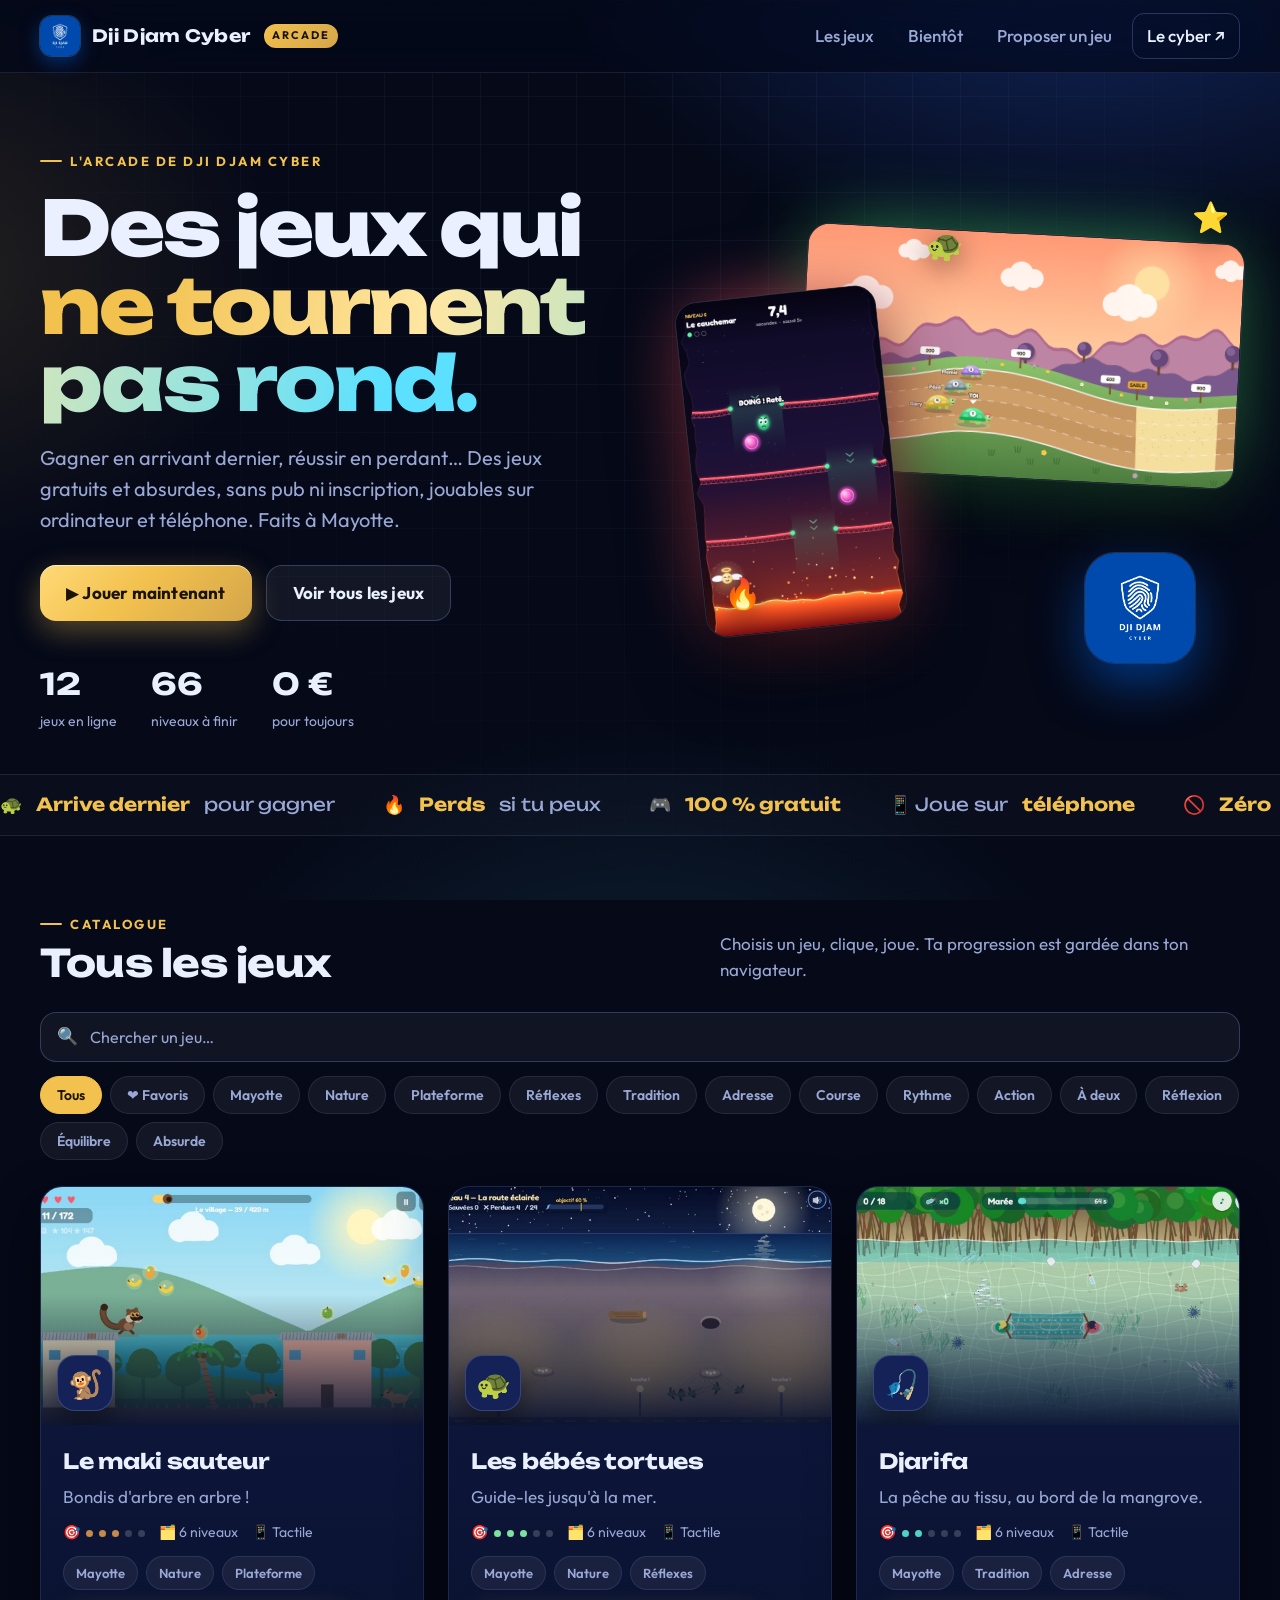
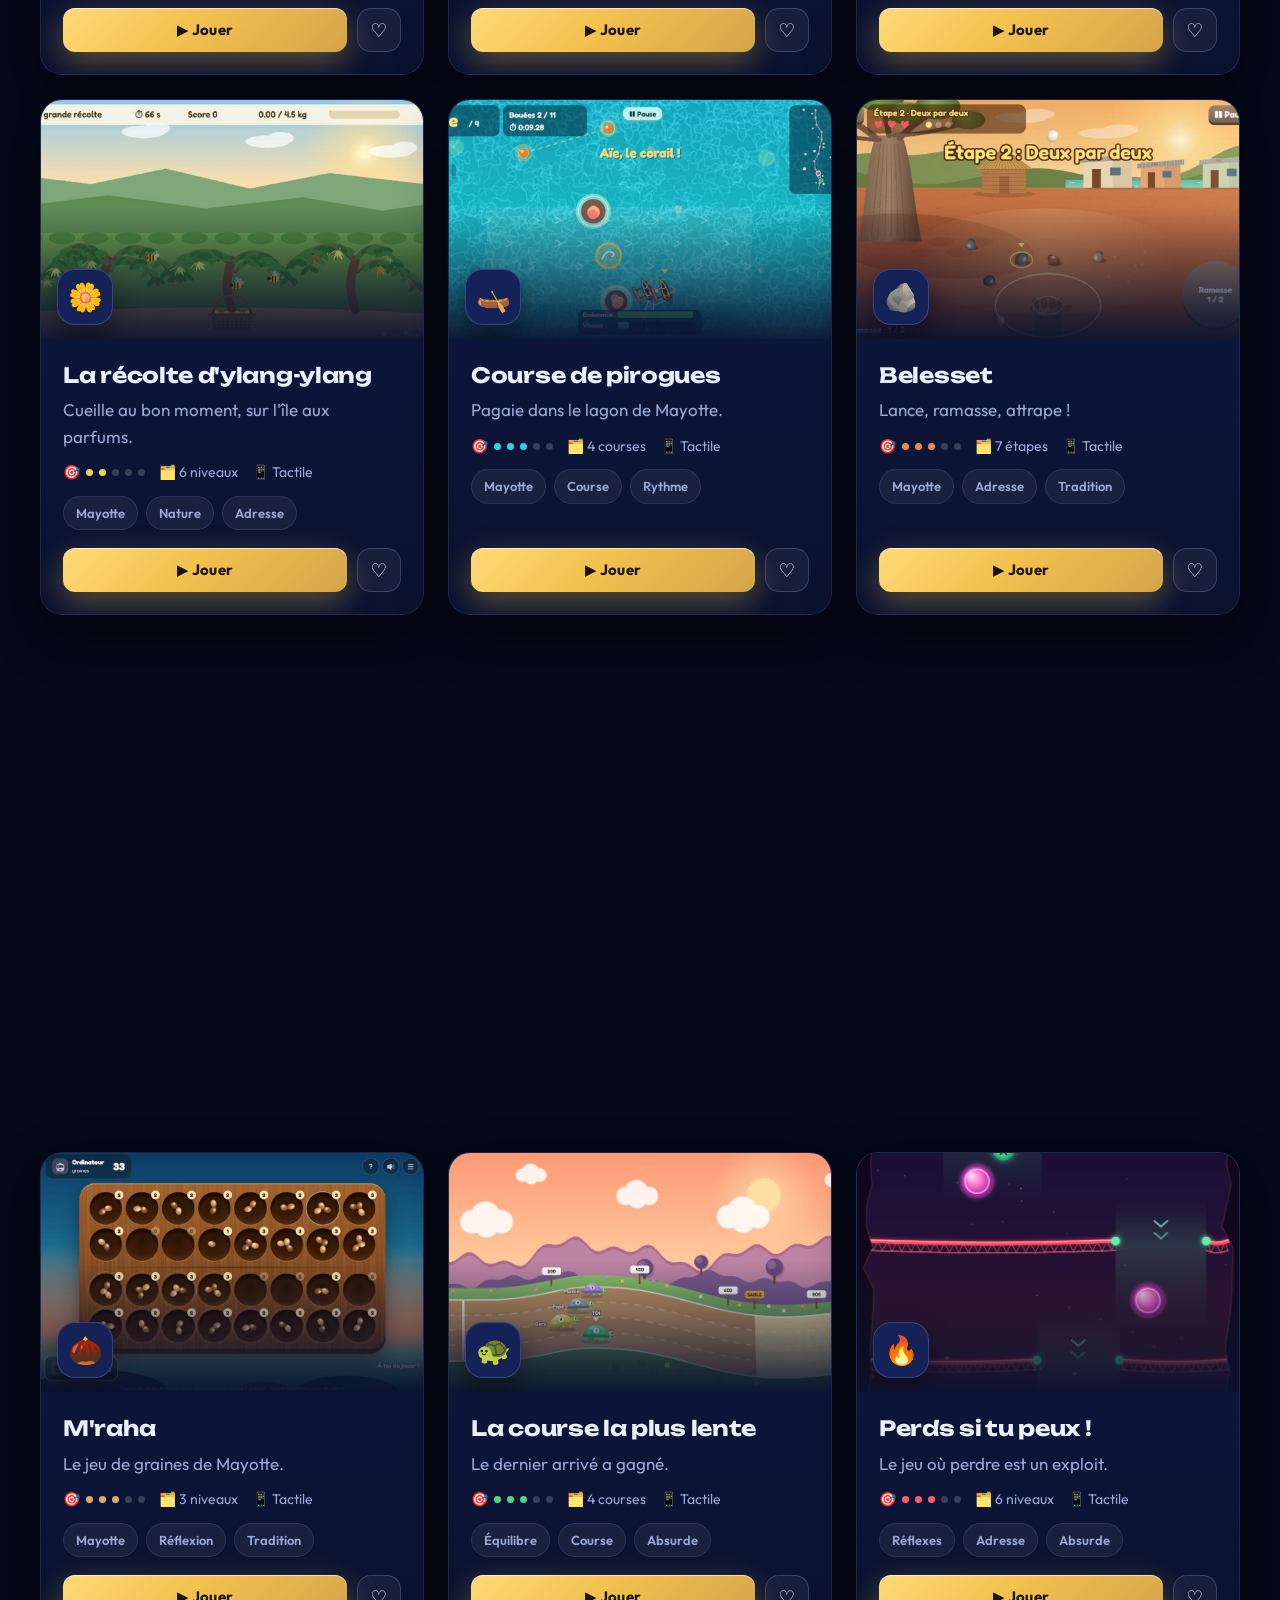
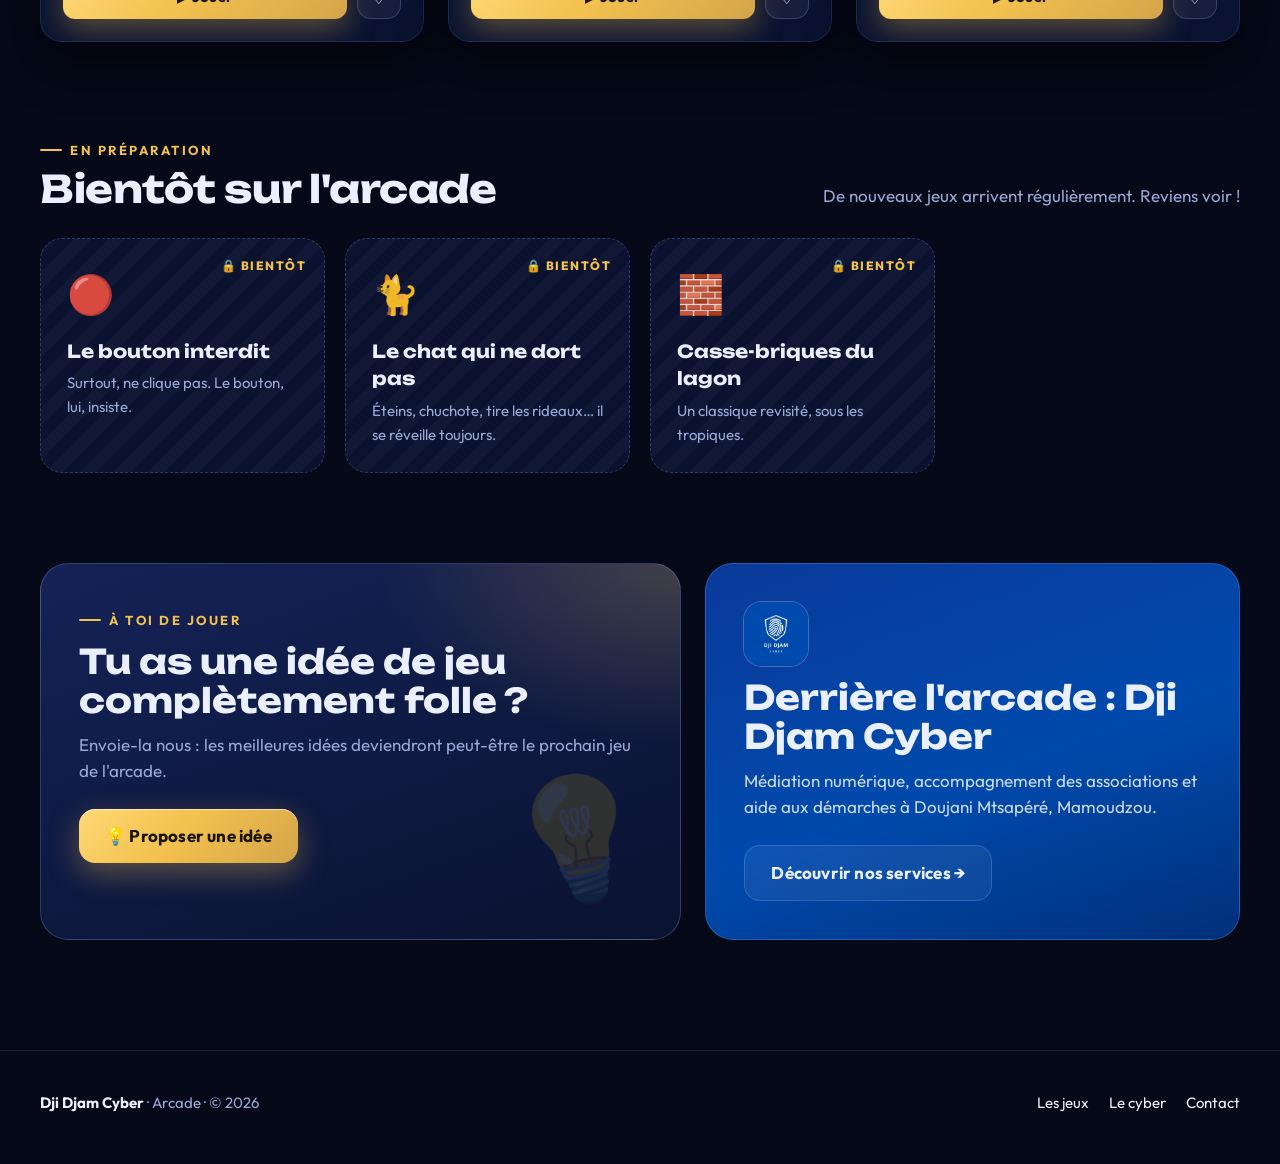
<file: jeux/index.html>
<!DOCTYPE html>
<html lang="fr">
<head>
  <meta charset="UTF-8">
  <meta name="viewport" content="width=device-width, initial-scale=1.0">
  <title>Arcade Dji Djam Cyber — Jeux gratuits en ligne</title>
  <meta name="description" content="L'arcade de Dji Djam Cyber : des jeux gratuits et absurdes, sans pub ni inscription, jouables sur ordinateur et téléphone. Créés à Mayotte.">
  <meta property="og:title" content="Arcade Dji Djam Cyber — Jeux gratuits">
  <meta property="og:description" content="Des jeux gratuits et absurdes, sans pub ni inscription. Créés à Mayotte.">
  <meta property="og:type" content="website">
  <meta property="og:image" content="https://djidjamcyber.vercel.app/jeux/images/course-de-tortues.png">
  <meta name="theme-color" content="#050918">
  <link rel="icon" type="image/png" href="../logo.png">
  <link rel="preconnect" href="https://fonts.googleapis.com">
  <link rel="preconnect" href="https://fonts.gstatic.com" crossorigin>
  <link href="https://fonts.googleapis.com/css2?family=Outfit:wght@400;500;600;700;800&family=Unbounded:wght@500;700;800&display=swap" rel="stylesheet">
  <link rel="stylesheet" href="assets/arcade.css">
  <style>
    /* ---------- Bandeau d'accueil ---------- */
    .hero { padding: 70px 0 40px; }
    .hero .wrap { display: grid; grid-template-columns: 1.05fr 1fr; gap: 50px; align-items: center; }
    @media (max-width: 920px) { .hero .wrap { grid-template-columns: 1fr; } .hero-art { order: -1; } }
    .hero h1 {
      font-family: var(--font-title); font-weight: 800;
      font-size: clamp(40px, 6.2vw, 76px); line-height: 1.02; letter-spacing: -2px; margin: 18px 0 20px;
    }
    .hero h1 .grad {
      background: linear-gradient(100deg, var(--gold) 10%, #ffe7a3 40%, var(--cyan) 90%);
      -webkit-background-clip: text; background-clip: text; color: transparent;
    }
    .hero p.lead { font-size: 20px; color: var(--muted); max-width: 540px; margin: 0 0 30px; }
    .hero .ctas { display: flex; flex-wrap: wrap; gap: 14px; }
    .stats { display: flex; gap: 34px; margin-top: 40px; flex-wrap: wrap; }
    .stats div b { display: block; font-family: var(--font-title); font-size: 30px; color: var(--text); }
    .stats div span { color: var(--muted); font-size: 14px; }

    /* écrans flottants */
    .hero-art { position: relative; height: 470px; }
    @media (max-width: 920px) { .hero-art { height: 340px; } }
    .screen {
      position: absolute; border-radius: 22px; overflow: hidden;
      border: 1px solid var(--line-strong); background: #000;
      box-shadow: 0 30px 70px rgba(0,0,0,.6);
    }
    .screen img { width: 100%; height: 100%; object-fit: cover; }
    .screen.a { width: 78%; aspect-ratio: 16/9; right: 0; top: 30px; transform: rotate(3deg); animation: float1 7s ease-in-out infinite; box-shadow: 0 30px 70px rgba(0,0,0,.6), 0 0 80px -20px #4cd97b; }
    .screen.b { width: 36%; aspect-ratio: 3/5; left: 2%; top: 90px; transform: rotate(-6deg); animation: float2 8s ease-in-out infinite; box-shadow: 0 30px 70px rgba(0,0,0,.6), 0 0 80px -20px #ff5a6e; }
    .screen.b img { object-position: 50% 40%; }
    .hero-logo {
      position: absolute; right: 8%; bottom: 10px; width: 110px; height: 110px; border-radius: 30px;
      box-shadow: 0 20px 50px rgba(0, 74, 173, .7), 0 0 0 1px rgba(255,255,255,.15);
      animation: float1 6s ease-in-out infinite reverse;
    }
    .spark { position: absolute; font-size: 30px; animation: float2 5s ease-in-out infinite; filter: drop-shadow(0 6px 14px rgba(0,0,0,.5)); }
    @keyframes float1 { 0%,100% { translate: 0 0; } 50% { translate: 0 -14px; } }
    @keyframes float2 { 0%,100% { translate: 0 0; } 50% { translate: 0 12px; } }

    /* ---------- Bandeau défilant ---------- */
    .marquee { border-block: 1px solid var(--line); background: rgba(255,255,255,.02); overflow: hidden; padding: 16px 0; }
    .marquee .track { display: flex; gap: 48px; width: max-content; animation: scroll 30s linear infinite; }
    .marquee span { font-family: var(--font-title); font-size: 18px; color: var(--muted); white-space: nowrap; display: inline-flex; gap: 14px; align-items: center; }
    .marquee span b { color: var(--gold); }
    @keyframes scroll { to { transform: translateX(-50%); } }

    /* ---------- Progression ---------- */
    .progress-strip {
      display: grid; grid-template-columns: auto 1fr; gap: 24px; align-items: center;
      padding: 26px 30px; border-radius: var(--radius);
      background: linear-gradient(120deg, rgba(47,107,255,.18), rgba(242,193,78,.1));
      border: 1px solid var(--line-strong);
    }
    .progress-strip .trophy { font-size: 46px; }
    .progress-strip h3 { margin: 0 0 4px; font-family: var(--font-title); font-size: 20px; }
    .progress-items { display: flex; flex-wrap: wrap; gap: 12px 28px; color: var(--muted); font-size: 15px; }
    .progress-items b { color: var(--text); }

    /* ---------- Barre d'outils du catalogue ---------- */
    .toolbar { display: flex; flex-wrap: wrap; gap: 14px; align-items: center; margin-bottom: 26px; }
    .search {
      flex: 1 1 260px; display: flex; align-items: center; gap: 10px;
      padding: 0 16px; height: 50px; border-radius: 16px;
      background: rgba(255,255,255,.05); border: 1px solid var(--line-strong);
    }
    .search input { flex: 1; background: none; border: 0; outline: 0; color: var(--text); font-family: inherit; font-size: 16px; }
    .search input::placeholder { color: var(--muted); }
    .search:focus-within { border-color: var(--gold); box-shadow: 0 0 0 4px rgba(242,193,78,.15); }
    .chips { display: flex; flex-wrap: wrap; gap: 8px; }
    .empty { text-align: center; color: var(--muted); padding: 50px 20px; border: 1px dashed var(--line-strong); border-radius: var(--radius); display: none; }

    /* ---------- Bientôt ---------- */
    .soon-grid { display: grid; grid-template-columns: repeat(auto-fill, minmax(260px, 1fr)); gap: 20px; }
    .soon {
      position: relative; padding: 26px; border-radius: var(--radius);
      background: repeating-linear-gradient(135deg, rgba(255,255,255,.025) 0 12px, transparent 12px 24px), var(--bg-2);
      border: 1px dashed var(--line-strong);
    }
    .soon .e { font-size: 38px; filter: grayscale(.2); }
    .soon h3 { font-family: var(--font-title); font-size: 18px; margin: 14px 0 6px; }
    .soon p { color: var(--muted); margin: 0; font-size: 15px; }
    .soon .lock { position: absolute; top: 18px; right: 18px; font-size: 12px; font-weight: 800; letter-spacing: 1.5px; color: var(--gold); text-transform: uppercase; }

    /* ---------- Idée de jeu + le cyber ---------- */
    .duo { display: grid; grid-template-columns: 1.2fr 1fr; gap: 24px; }
    @media (max-width: 860px) { .duo { grid-template-columns: 1fr; } }
    .panel {
      padding: 38px; border-radius: 28px; position: relative; overflow: hidden;
      border: 1px solid var(--line-strong);
    }
    .panel h2 { font-family: var(--font-title); font-size: clamp(24px, 3vw, 34px); margin: 12px 0 12px; line-height: 1.15; }
    .panel p { color: var(--muted); margin: 0 0 24px; }
    .panel.idea { background: radial-gradient(500px 300px at 100% 0%, rgba(242,193,78,.22), transparent 60%), linear-gradient(160deg, var(--surface-2), var(--bg-2)); }
    .panel.idea .big-emoji { position: absolute; right: 26px; bottom: 10px; font-size: 120px; opacity: .14; transform: rotate(-12deg); pointer-events: none; }
    .panel.cyber { background: linear-gradient(160deg, #0a3a9a, var(--blue-logo) 55%, #00307a); }
    .panel.cyber p { color: rgba(255,255,255,.8); }
    .panel.cyber img { width: 64px; height: 64px; border-radius: 18px; box-shadow: 0 0 0 1px rgba(255,255,255,.25); }
  </style>
</head>
<body>

  <!-- ====== EN-TÊTE ====== -->
  <header class="topbar">
    <div class="wrap">
      <a class="brand" href="./">
        <img src="../logo.png" alt="">
        <span class="long">Dji Djam Cyber</span>
        <small>ARCADE</small>
      </a>
      <nav class="nav">
        <a href="#jeux">Les jeux</a>
        <a href="#bientot">Bientôt</a>
        <a href="#idee">Proposer un jeu</a>
        <a class="pro" href="../">Le cyber ↗</a>
      </nav>
    </div>
  </header>

  <!-- ====== BANDEAU D'ACCUEIL ====== -->
  <section class="hero">
    <div class="wrap">
      <div>
        <span class="eyebrow">L'arcade de Dji Djam Cyber</span>
        <h1>Des jeux qui<br><span class="grad">ne tournent pas rond.</span></h1>
        <p class="lead">Gagner en arrivant dernier, réussir en perdant… Des jeux gratuits et absurdes, sans pub ni inscription, jouables sur ordinateur et téléphone. Faits à Mayotte.</p>
        <div class="ctas">
          <a class="btn btn-gold" id="heroPlay" href="#jeux">▶ Jouer maintenant</a>
          <a class="btn btn-ghost" href="#jeux">Voir tous les jeux</a>
        </div>
        <div class="stats">
          <div><b id="statGames">2</b><span>jeux en ligne</span></div>
          <div><b id="statLevels">10</b><span>niveaux à finir</span></div>
          <div><b>0 €</b><span>pour toujours</span></div>
        </div>
      </div>
      <div class="hero-art" aria-hidden="true">
        <div class="screen a"><img src="images/course-de-tortues.png" alt=""></div>
        <div class="screen b"><img src="images/perds-si-tu-peux.png" alt=""></div>
        <img class="hero-logo" src="../logo.png" alt="">
        <span class="spark" style="left:44%;top:4%">🐢</span>
        <span class="spark" style="left:8%;top:78%;animation-delay:-2s">🔥</span>
        <span class="spark" style="right:2%;top:-2%;animation-delay:-3s">⭐</span>
      </div>
    </div>
  </section>

  <div class="marquee" aria-hidden="true">
    <div class="track">
      <span>🐢 <b>Arrive dernier</b> pour gagner</span><span>🔥 <b>Perds</b> si tu peux</span><span>🎮 <b>100 % gratuit</b></span><span>📱 Joue sur <b>téléphone</b></span><span>🚫 <b>Zéro</b> pub</span><span>🌴 Fait à <b>Mayotte</b></span>
      <span>🐢 <b>Arrive dernier</b> pour gagner</span><span>🔥 <b>Perds</b> si tu peux</span><span>🎮 <b>100 % gratuit</b></span><span>📱 Joue sur <b>téléphone</b></span><span>🚫 <b>Zéro</b> pub</span><span>🌴 Fait à <b>Mayotte</b></span>
    </div>
  </div>

  <!-- ====== PROGRESSION (affichée si on a déjà joué) ====== -->
  <section class="wrap" id="progressSection" style="display:none; padding-top:50px">
    <div class="progress-strip reveal">
      <div class="trophy">🏆</div>
      <div>
        <h3>Ta progression</h3>
        <div class="progress-items" id="progressItems"></div>
      </div>
    </div>
  </section>

  <!-- ====== CATALOGUE ====== -->
  <section class="section" id="jeux">
    <div class="wrap">
      <div class="section-head reveal">
        <div>
          <span class="eyebrow">Catalogue</span>
          <h2>Tous les jeux</h2>
        </div>
        <p>Choisis un jeu, clique, joue. Ta progression est gardée dans ton navigateur.</p>
      </div>
      <div class="toolbar reveal">
        <label class="search">
          <span aria-hidden="true">🔍</span>
          <input id="search" type="search" placeholder="Chercher un jeu…" autocomplete="off">
        </label>
        <div class="chips" id="chips"></div>
      </div>
      <div class="games-grid" id="grid"></div>
      <div class="empty" id="empty">Aucun jeu ne correspond. Essaie un autre mot !</div>
    </div>
  </section>

  <!-- ====== BIENTÔT ====== -->
  <section class="section" id="bientot" style="padding-top:20px">
    <div class="wrap">
      <div class="section-head reveal">
        <div>
          <span class="eyebrow">En préparation</span>
          <h2>Bientôt sur l'arcade</h2>
        </div>
        <p>De nouveaux jeux arrivent régulièrement. Reviens voir !</p>
      </div>
      <div class="soon-grid" id="soon"></div>
    </div>
  </section>

  <!-- ====== IDÉE + LE CYBER ====== -->
  <section class="section" id="idee" style="padding-top:20px">
    <div class="wrap duo">
      <div class="panel idea reveal">
        <span class="eyebrow">À toi de jouer</span>
        <h2>Tu as une idée de jeu complètement folle ?</h2>
        <p>Envoie-la nous : les meilleures idées deviendront peut-être le prochain jeu de l'arcade.</p>
        <a class="btn btn-gold" href="mailto:djidjamcyber@gmail.com?subject=Id%C3%A9e%20de%20jeu%20pour%20l'arcade">💡 Proposer une idée</a>
        <span class="big-emoji" aria-hidden="true">💡</span>
      </div>
      <div class="panel cyber reveal">
        <img src="../logo.png" alt="Logo Dji Djam Cyber">
        <h2>Derrière l'arcade : Dji Djam Cyber</h2>
        <p>Médiation numérique, accompagnement des associations et aide aux démarches à Doujani Mtsapéré, Mamoudzou.</p>
        <a class="btn btn-ghost" href="../">Découvrir nos services →</a>
      </div>
    </div>
  </section>

  <!-- ====== PIED DE PAGE ====== -->
  <footer class="footer">
    <div class="wrap">
      <div><strong style="color:var(--text)">Dji Djam Cyber</strong> · Arcade · © <span id="year">2026</span></div>
      <div class="links">
        <a href="#jeux">Les jeux</a>
        <a href="../">Le cyber</a>
        <a href="mailto:djidjamcyber@gmail.com">Contact</a>
      </div>
    </div>
  </footer>

  <script src="assets/catalogue.js"></script>
  <script>
    const games = window.ARCADE_GAMES;
    const FAV_KEY = "arcade-favoris";
    let favs = [];
    try { favs = JSON.parse(localStorage.getItem(FAV_KEY) || "[]"); } catch (e) {}
    const saveFavs = () => { try { localStorage.setItem(FAV_KEY, JSON.stringify(favs)); } catch (e) {} };

    const isNew = (g) => (Date.now() - new Date(g.added).getTime()) / 86400000 < 30;
    const escapeHTML = (s) => String(s).replace(/[&<>"']/g, (c) => ({ "&": "&amp;", "<": "&lt;", ">": "&gt;", '"': "&quot;", "'": "&#39;" }[c]));

    // --- chiffres du bandeau ---
    document.getElementById("statGames").textContent = games.length;
    document.getElementById("statLevels").textContent = games.reduce((n, g) => n + (parseInt(g.content) || 0), 0);
    document.getElementById("heroPlay").href = "jouer.html?jeu=" + games[0].slug;
    document.getElementById("year").textContent = new Date().getFullYear();

    // --- filtres ---
    const allTags = ["Tous", "❤️ Favoris", ...new Set(games.flatMap((g) => g.tags))];
    let activeTag = "Tous";
    const chips = document.getElementById("chips");
    chips.innerHTML = allTags.map((t) => `<button class="chip${t === activeTag ? " active" : ""}" data-tag="${escapeHTML(t)}">${escapeHTML(t)}</button>`).join("");
    chips.addEventListener("click", (e) => {
      const b = e.target.closest("[data-tag]");
      if (!b) return;
      activeTag = b.dataset.tag;
      chips.querySelectorAll(".chip").forEach((c) => c.classList.toggle("active", c === b));
      render();
    });
    document.getElementById("search").addEventListener("input", render);

    // --- une carte de jeu ---
    function card(g) {
      const p = g.progress && g.progress();
      const fav = favs.includes(g.slug);
      const url = "jouer.html?jeu=" + g.slug;
      return `
        <article class="card reveal" style="--accent:${g.accent}">
          <a class="card-link" href="${url}" aria-label="Jouer à ${escapeHTML(g.title)}"></a>
          <div class="card-cover">
            <img src="${g.cover}" alt="" loading="lazy" class="${g.orientation === "portrait" ? "portrait" : ""}">
            ${isNew(g) ? '<span class="badge-new">Nouveau</span>' : ""}
            <div class="card-play"><span>▶</span></div>
            <div class="card-emoji">${g.emoji}</div>
          </div>
          <div class="card-body">
            <h3>${escapeHTML(g.title)}</h3>
            <p class="tagline">${escapeHTML(g.tagline)}</p>
            <div class="meta">
              <span>🎯 <span class="dots">${[1, 2, 3, 4, 5].map((i) => `<i class="${i <= g.difficulty ? "on" : ""}"></i>`).join("")}</span></span>
              <span>🗂️ ${escapeHTML(g.content)}</span>
              ${g.touch ? "<span>📱 Tactile</span>" : ""}
            </div>
            <div class="tags">${g.tags.map((t) => `<span class="chip">${escapeHTML(t)}</span>`).join("")}</div>
            ${p ? `<div class="progress"><span>${escapeHTML(p.label)}</span><div class="bar"><i style="width:${Math.round((p.value / p.max) * 100)}%"></i></div></div>` : ""}
            <div class="card-actions">
              <a class="btn btn-gold btn-sm" href="${url}">▶ Jouer</a>
              <button class="icon-btn${fav ? " on" : ""}" data-fav="${g.slug}" title="Ajouter aux favoris" aria-label="Favori">${fav ? "♥" : "♡"}</button>
            </div>
          </div>
        </article>`;
    }

    function render() {
      const q = document.getElementById("search").value.trim().toLowerCase();
      const list = games.filter((g) => {
        if (activeTag === "❤️ Favoris" && !favs.includes(g.slug)) return false;
        if (activeTag !== "Tous" && activeTag !== "❤️ Favoris" && !g.tags.includes(activeTag)) return false;
        if (!q) return true;
        return [g.title, g.tagline, g.description, ...g.tags].join(" ").toLowerCase().includes(q);
      });
      document.getElementById("grid").innerHTML = list.map(card).join("");
      document.getElementById("empty").style.display = list.length ? "none" : "block";
      observe();
    }

    document.getElementById("grid").addEventListener("click", (e) => {
      const b = e.target.closest("[data-fav]");
      if (!b) return;
      e.preventDefault();
      const s = b.dataset.fav;
      favs = favs.includes(s) ? favs.filter((x) => x !== s) : [...favs, s];
      saveFavs();
      render();
    });

    // --- jeux à venir ---
    document.getElementById("soon").innerHTML = (window.ARCADE_SOON || []).map((s) => `
      <div class="soon reveal">
        <span class="lock">🔒 Bientôt</span>
        <div class="e">${s.emoji}</div>
        <h3>${escapeHTML(s.title)}</h3>
        <p>${escapeHTML(s.tagline)}</p>
      </div>`).join("");

    // --- progression globale ---
    const prog = games.map((g) => [g, g.progress && g.progress()]).filter(([, p]) => p && p.value > 0);
    if (prog.length) {
      document.getElementById("progressSection").style.display = "block";
      document.getElementById("progressItems").innerHTML = prog.map(([g, p]) => `<span>${g.emoji} ${escapeHTML(g.title)} : <b>${escapeHTML(p.label)}</b></span>`).join("");
    }

    // --- apparition au défilement ---
    const io = "IntersectionObserver" in window
      ? new IntersectionObserver((entries) => entries.forEach((en) => { if (en.isIntersecting) { en.target.classList.add("in"); io.unobserve(en.target); } }), { threshold: 0.12 })
      : null;
    function observe() {
      document.querySelectorAll(".reveal:not(.in)").forEach((el) => (io ? io.observe(el) : el.classList.add("in")));
    }

    render();
  </script>
</body>
</html>
</file>
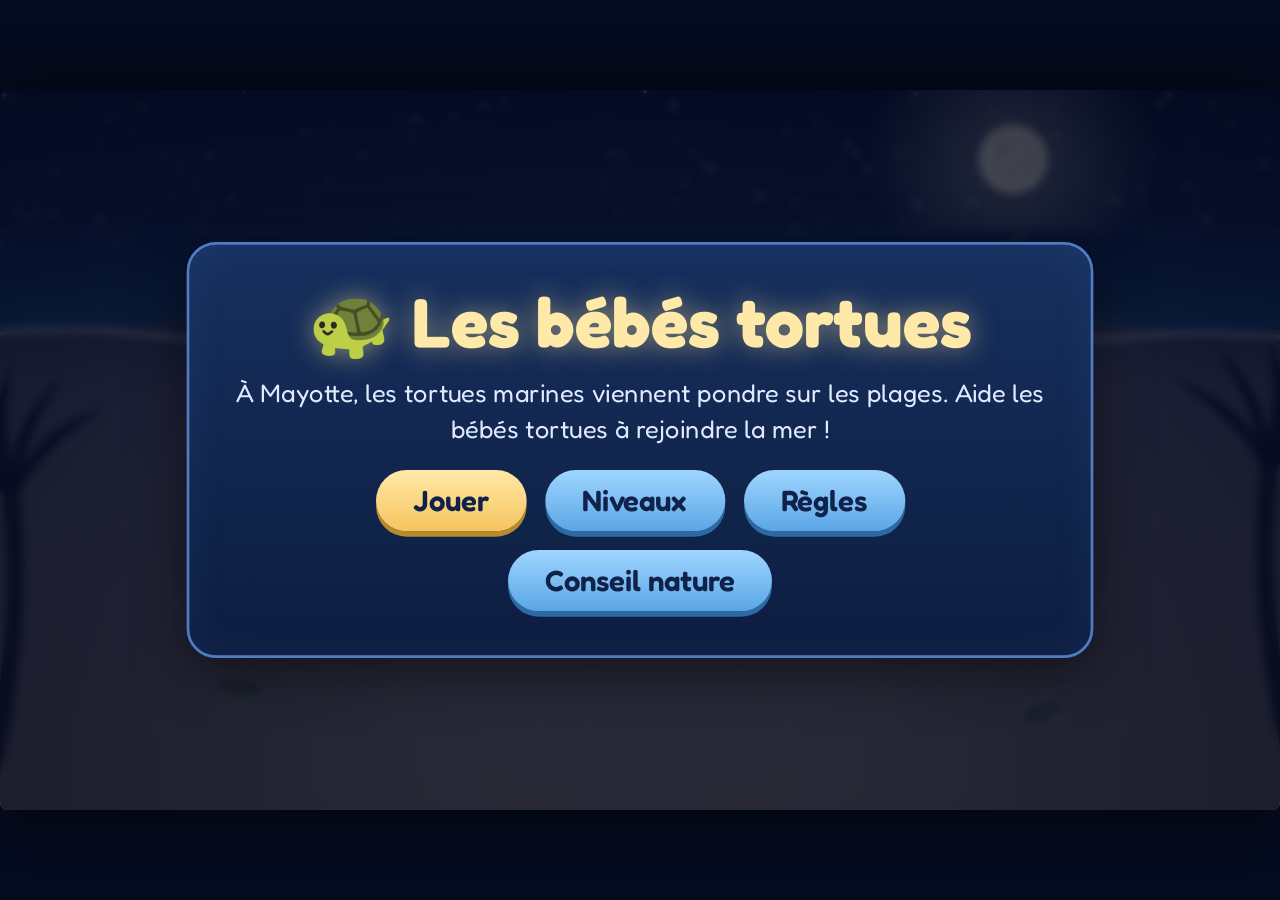
<file: jeux/games/bebes-tortues/index.html>
<!DOCTYPE html>
<html lang="fr">
<head>
<meta charset="UTF-8">
<meta name="viewport" content="width=device-width, initial-scale=1, maximum-scale=1, user-scalable=no">
<title>Les bébés tortues</title>
<link rel="preconnect" href="https://fonts.googleapis.com">
<link rel="preconnect" href="https://fonts.gstatic.com" crossorigin>
<link href="https://fonts.googleapis.com/css2?family=Fredoka:wght@400;500;600;700&display=swap" rel="stylesheet">
<style>
  * { box-sizing: border-box; margin: 0; padding: 0; }
  html, body { width: 100%; height: 100%; overflow: hidden; background: #050b1e; font-family: 'Fredoka', sans-serif; color: #fff;
    touch-action: none; user-select: none; -webkit-user-select: none; -webkit-tap-highlight-color: transparent; }
  /* La scène fait toujours 960x540 "virtuels", on la met à l'échelle avec transform */
  #stage { position: absolute; left: 50%; top: 50%; width: 960px; height: 540px; transform-origin: 0 0; overflow: hidden;
    border-radius: 6px; box-shadow: 0 0 40px rgba(0,0,0,.6); }
  canvas { position: absolute; left: 0; top: 0; width: 960px; height: 540px; display: block; cursor: crosshair; }
  .overlay { position: absolute; inset: 0; display: none; align-items: center; justify-content: center;
    background: rgba(5,12,35,.72); backdrop-filter: blur(3px); z-index: 10; }
  .overlay.show { display: flex; }
  .panel { background: linear-gradient(180deg, #16305e, #0d1d40); border: 2px solid #4f7cc4; border-radius: 22px; padding: 26px 34px;
    max-width: 680px; text-align: center; box-shadow: 0 10px 40px rgba(0,0,0,.5), inset 0 0 30px rgba(120,170,255,.08); }
  h1 { font-size: 52px; font-weight: 700; color: #ffe9a8; text-shadow: 0 0 20px rgba(255,230,150,.5); margin-bottom: 6px; }
  h2 { font-size: 34px; font-weight: 600; color: #ffe9a8; margin-bottom: 12px; }
  p { font-size: 19px; line-height: 1.4; margin: 8px 0; color: #dfe9ff; }
  .btn { font-family: inherit; font-size: 22px; font-weight: 600; color: #10224a; background: linear-gradient(180deg, #ffe9a8, #f5c45e);
    border: none; border-radius: 40px; padding: 10px 28px; margin: 7px; cursor: pointer; box-shadow: 0 4px 0 #b88a2c; transition: transform .1s; }
  .btn:hover { transform: translateY(-2px); }
  .btn:active { transform: translateY(2px); box-shadow: 0 2px 0 #b88a2c; }
  .btn.sec { background: linear-gradient(180deg, #9fd6ff, #5aa5e6); box-shadow: 0 4px 0 #2d6aa3; }
  .row { display: flex; flex-wrap: wrap; justify-content: center; margin-top: 10px; }
  .grid { display: grid; grid-template-columns: repeat(3, 150px); gap: 14px; justify-content: center; margin: 14px 0; }
  .lvl { font-family: inherit; background: #23467f; border: 2px solid #5f8fd8; border-radius: 16px; color: #fff; padding: 12px 6px; cursor: pointer; font-size: 18px; }
  .lvl b { display: block; font-size: 30px; color: #ffe9a8; }
  .lvl .st { font-size: 20px; color: #ffd34d; letter-spacing: 2px; }
  .lvl.locked { opacity: .45; cursor: not-allowed; }
  ul.rules { text-align: left; font-size: 18px; line-height: 1.45; margin: 8px 0 8px 20px; color: #dfe9ff; }
  .stars { font-size: 52px; color: #ffd34d; letter-spacing: 8px; text-shadow: 0 0 14px rgba(255,210,80,.6); }
  .stars .off { color: #3b4c72; text-shadow: none; }
  #hudBtns { position: absolute; right: 10px; top: 8px; z-index: 5; display: none; }
  #hudBtns button { font-family: inherit; font-size: 20px; width: 42px; height: 42px; border-radius: 50%; border: 2px solid #6d95d6;
    background: rgba(15,30,65,.75); color: #fff; cursor: pointer; margin-left: 6px; }
  /* Apparition douce des fenêtres et des étoiles */
  .overlay.show .panel { animation: popIn .4s cubic-bezier(.2,1.3,.4,1) both; }
  @keyframes popIn { from { opacity: 0; transform: translateY(16px) scale(.94); } to { opacity: 1; transform: none; } }
  .stars span { display: inline-block; animation: starPop .5s cubic-bezier(.3,1.6,.5,1) both; }
  .stars span:nth-child(2) { animation-delay: .25s; } .stars span:nth-child(3) { animation-delay: .5s; }
  @keyframes starPop { from { opacity: 0; transform: scale(.2) rotate(-40deg); } to { opacity: 1; transform: none; } }
  #hudBtns button { width: 52px; height: 52px; font-size: 24px; }
  /* Bouton « Passer » du tutoriel */
  #bSkip { position: absolute; right: 14px; bottom: 14px; z-index: 5; display: none; font-family: inherit; font-size: 18px; font-weight: 600;
    border: 2px solid #6d95d6; border-radius: 14px; padding: 10px 18px; background: rgba(15,30,65,.8); color: #fff; cursor: pointer; }
  .tip { background: rgba(255,233,168,.12); border: 1px dashed #ffe9a8; border-radius: 14px; padding: 10px 14px; margin-top: 12px; }
</style>
</head>
<body>
<div id="stage">
  <canvas id="game"></canvas>
  <div id="hudBtns"><button id="bMute" title="Son (M)">🔊</button><button id="bPause" title="Pause (Échap)">⏸</button></div>
  <button id="bSkip">Passer le tutoriel ⏭</button>

  <!-- Menu principal -->
  <div class="overlay show" id="ovMenu"><div class="panel">
    <h1>🐢 Les bébés tortues</h1>
    <p>À Mayotte, les tortues marines viennent pondre sur les plages. Aide les bébés tortues à rejoindre la mer !</p>
    <div class="row">
      <button class="btn" id="mPlay">Jouer</button>
      <button class="btn sec" id="mLevels">Niveaux</button>
      <button class="btn sec" id="mRules">Règles</button>
      <button class="btn sec" id="mTip">Conseil nature</button>
    </div>
  </div></div>

  <!-- Choix des niveaux -->
  <div class="overlay" id="ovLevels"><div class="panel">
    <h2>Niveaux</h2>
    <div class="grid" id="lvlGrid"></div>
    <button class="btn sec" data-back>Retour</button>
  </div></div>

  <!-- Règles -->
  <div class="overlay" id="ovRules"><div class="panel">
    <h2>Règles</h2>
    <ul class="rules">
      <li>La nuit, les bébés tortues sortent du sable et filent vers la mer éclairée par la lune.</li>
      <li>🦀 <b>Touche les crabes</b> et 🐦 <b>les oiseaux</b> (ou leur ombre) pour les faire fuir.</li>
      <li>💡 <b>Éteins les lampadaires</b> : la lumière perd les bébés tortues !</li>
      <li>🪵 <b>Touche les bois flottés</b> pour les rouler hors du chemin.</li>
      <li>🕳️ <b>Touche un trou</b> pour le reboucher et libérer les tortues coincées.</li>
      <li>🔦 <b>Maintiens appuyé</b> ailleurs : ta lueur guide les tortues égarées.</li>
      <li>Sauve assez de bébés pour réussir. Plus tu en sauves, plus tu gagnes d'étoiles ⭐.</li>
    </ul>
    <p style="font-size:16px">Clavier : Échap / P = pause, M = son.</p>
    <button class="btn sec" data-back>Retour</button>
  </div></div>

  <!-- Conseil nature -->
  <div class="overlay" id="ovTip"><div class="panel">
    <h2>🌙 Conseil nature</h2>
    <p style="font-size:22px">Sur la plage la nuit : pas de lumière, on garde ses distances avec les tortues.</p>
    <p>Les lumières artificielles peuvent désorienter les bébés tortues qui cherchent la mer.</p>
    <button class="btn sec" data-back>Retour</button>
  </div></div>

  <!-- Pause -->
  <div class="overlay" id="ovPause"><div class="panel">
    <h2>Pause</h2>
    <div class="row">
      <button class="btn" id="pResume">Reprendre</button>
      <button class="btn sec" id="pRestart">Recommencer</button>
      <button class="btn sec" id="pMenu">Menu</button>
    </div>
  </div></div>

  <!-- Fin de niveau -->
  <div class="overlay" id="ovResult"><div class="panel">
    <h2 id="rTitle">Bravo !</h2>
    <div class="stars" id="rStars"></div>
    <p id="rText"></p>
    <div class="tip"><p style="margin:0">🌙 Sur la plage la nuit : pas de lumière, on garde ses distances avec les tortues.</p></div>
    <div class="row">
      <button class="btn" id="rNext">Niveau suivant</button>
      <button class="btn sec" id="rRetry">Rejouer</button>
      <button class="btn sec" id="rMenu">Menu</button>
    </div>
  </div></div>
</div>

<script>
// =====================================================================
//  LES BÉBÉS TORTUES — jeu en un seul fichier
//  Monde virtuel : 960 x 540. La mer est en haut, la plage en bas.
// =====================================================================
const W = 960, H = 540;
const SEA_BASE = 175;      // ligne du rivage (y) par défaut
const ROAD_Y = 522;        // la route en bas de l'écran

// ---------- Les 6 niveaux ----------
// nests : nids {x, y, waves:[temps d'éclosion], per: bébés par vague}
// goal : % minimum à sauver ; s2/s3 : % pour 2 et 3 étoiles
const LEVELS = [
  { name: "Première nuit", goal: 85, s2: 92, s3: 100,
    nests: [{x: 380, y: 430, waves: [1], per: 6}, {x: 580, y: 440, waves: [6], per: 6}],
    crabEvery: 3.5, birdEvery: 0, logs: [], holes: [], lights: [], relight: 0, tide: 0 },
  { name: "Bois flotté", goal: 85, s2: 92, s3: 100,
    nests: [{x: 300, y: 440, waves: [1, 12], per: 5}, {x: 660, y: 430, waves: [5], per: 6}],
    crabEvery: 6, birdEvery: 0, logs: [{x: 310, y: 300, r: 34}, {x: 640, y: 280, r: 34}], holes: [], lights: [], relight: 0, tide: 0 },
  { name: "Les oiseaux", goal: 60, s2: 80, s3: 95,
    nests: [{x: 240, y: 445, waves: [1, 11], per: 5}, {x: 480, y: 455, waves: [4], per: 7}, {x: 720, y: 440, waves: [8], per: 5}],
    crabEvery: 6, birdEvery: 8, logs: [{x: 480, y: 300, r: 32}], holes: [{x: 250, y: 320}, {x: 720, y: 330}], lights: [], relight: 0, tide: 0 },
  { name: "La route éclairée", goal: 60, s2: 80, s3: 95,
    nests: [{x: 260, y: 420, waves: [2, 13], per: 6}, {x: 640, y: 425, waves: [5, 16], per: 6}],
    crabEvery: 6, birdEvery: 10, logs: [{x: 450, y: 290, r: 32}], holes: [{x: 640, y: 310}],
    lights: [{x: 160}, {x: 480}, {x: 800}], relight: 0, tide: 0 },
  { name: "Nuit agitée", goal: 65, s2: 80, s3: 95,
    nests: [{x: 200, y: 440, waves: [1, 12], per: 5}, {x: 470, y: 430, waves: [4, 16], per: 6}, {x: 760, y: 440, waves: [8, 19], per: 5}],
    crabEvery: 4.2, birdEvery: 7, logs: [{x: 320, y: 300, r: 32}, {x: 640, y: 290, r: 34}], holes: [{x: 200, y: 320}, {x: 480, y: 340}, {x: 780, y: 310}],
    lights: [{x: 120}, {x: 480}, {x: 840}], relight: 9, tide: 0 },
  { name: "Grande marée", goal: 70, s2: 85, s3: 97,
    nests: [{x: 170, y: 445, waves: [1, 13], per: 6}, {x: 400, y: 435, waves: [4, 17], per: 6}, {x: 620, y: 445, waves: [7, 20], per: 6}, {x: 820, y: 430, waves: [10], per: 6}],
    crabEvery: 3.6, birdEvery: 6, logs: [{x: 280, y: 300, r: 32}, {x: 520, y: 285, r: 34}, {x: 760, y: 300, r: 32}],
    holes: [{x: 170, y: 330}, {x: 400, y: 320}, {x: 640, y: 335}, {x: 860, y: 320}],
    lights: [{x: 100}, {x: 360}, {x: 600}, {x: 860}], relight: 7, tide: 28 }
];

// ---------- Sauvegarde (localStorage) ----------
const SAVE_KEY = "tortues-mer-v1";
let save = { unlocked: 1, levels: {}, muted: false };
function loadSave() {
  try {
    const raw = localStorage.getItem(SAVE_KEY);
    if (raw) { const s = JSON.parse(raw); save = Object.assign(save, s); if (!save.levels) save.levels = {}; }
  } catch (e) { /* stockage indisponible : tant pis */ }
}
function writeSave() { try { localStorage.setItem(SAVE_KEY, JSON.stringify(save)); } catch (e) {} }
loadSave();

// ---------- Canvas et mise à l'échelle ----------
const stage = document.getElementById("stage");
const canvas = document.getElementById("game");
const ctx = canvas.getContext("2d");
let S = 1, DPR = 1;
function resize() {
  DPR = Math.min(window.devicePixelRatio || 1, 2);
  S = Math.min(window.innerWidth / W, window.innerHeight / H);
  stage.style.transform = `scale(${S}) translate(-50%, -50%)`;
  stage.style.transform = "none";
  stage.style.left = ((window.innerWidth - W * S) / 2) + "px";
  stage.style.top = ((window.innerHeight - H * S) / 2) + "px";
  stage.style.transform = `scale(${S})`;
  canvas.width = Math.round(W * S * DPR);
  canvas.height = Math.round(H * S * DPR);
  ctx.setTransform(S * DPR, 0, 0, S * DPR, 0, 0);
}
window.addEventListener("resize", resize);
resize();

// ---------- Petits outils ----------
const rand = (a, b) => a + Math.random() * (b - a);
const dist = (a, b, c, d) => Math.hypot(a - c, b - d);
const clamp = (v, a, b) => Math.max(a, Math.min(b, v));

// Décor fixe : étoiles et grains de sable (calculés une seule fois)
const STARS = [];
for (let i = 0; i < 140; i++) STARS.push({ x: rand(0, W), y: rand(0, 105), r: rand(0.5, 1.8), p: rand(0, 6.28) });
const GRAINS = [];
for (let i = 0; i < 420; i++) GRAINS.push({ x: rand(0, W), y: rand(SEA_BASE - 10, H), r: rand(0.6, 1.6), c: Math.random() < 0.5 ? "rgba(255,240,210,.18)" : "rgba(60,50,40,.22)" });

// ---------- Son (WebAudio, tout est synthétisé) ----------
let AC = null, master = null, waveGain = null;
function initAudio() {
  if (AC) { if (AC.state === "suspended") AC.resume(); return; }
  try {
    AC = new (window.AudioContext || window.webkitAudioContext)();
    master = AC.createGain(); master.gain.value = save.muted ? 0 : 0.6; master.connect(AC.destination);
    // Bruit des vagues : bruit blanc filtré, volume qui ondule
    const buf = AC.createBuffer(1, AC.sampleRate * 2, AC.sampleRate);
    const d = buf.getChannelData(0);
    for (let i = 0; i < d.length; i++) d[i] = Math.random() * 2 - 1;
    const src = AC.createBufferSource(); src.buffer = buf; src.loop = true;
    const lp = AC.createBiquadFilter(); lp.type = "lowpass"; lp.frequency.value = 500;
    waveGain = AC.createGain(); waveGain.gain.value = 0.05;
    src.connect(lp); lp.connect(waveGain); waveGain.connect(master); src.start();
  } catch (e) { AC = null; }
}
// Musique d'ambiance de nuit : nappes très douces + petites clochettes (pentatonique)
// Tout passe par « master », donc le bouton son coupe aussi la musique.
const AMB = { next: 0, step: 0 };
const PAD = [[220, 277.2, 329.6], [196, 246.9, 293.7], [174.6, 220, 261.6], [196, 246.9, 329.6]];
const CHIME = [659.3, 740, 880, 987.8, 1108.7, 1318.5];
function ambNote(freq, t, dur, vol, type) {
  const o = AC.createOscillator(), g = AC.createGain();
  o.type = type || "sine"; o.frequency.setValueAtTime(freq, t);
  g.gain.setValueAtTime(0.0001, t); g.gain.linearRampToValueAtTime(vol, t + dur * 0.35); g.gain.exponentialRampToValueAtTime(0.0001, t + dur);
  o.connect(g); g.connect(master); o.start(t); o.stop(t + dur + 0.05);
}
function ambienceTick() {
  if (!AC || save.muted || AC.state !== "running" || (state.screen !== "play" && state.screen !== "menu")) { AMB.next = 0; return; }
  const now = AC.currentTime;
  if (AMB.next < now) AMB.next = now + 0.1;
  try {
    while (AMB.next < now + 0.5) {
      const t = AMB.next, s = AMB.step;
      if (s % 8 === 0) PAD[(s / 8) % PAD.length].forEach(f => ambNote(f, t, 4.2, 0.018, "sine"));   // nappe (accord tenu)
      if (Math.random() < 0.35) ambNote(CHIME[(Math.random() * CHIME.length) | 0], t, 1.6, 0.02, "triangle"); // clochette
      AMB.step++; AMB.next += 0.5;
    }
  } catch (e) {}
}
function tone(freq, dur, type = "sine", vol = 0.2, slide = 0) {
  if (!AC || save.muted) return;
  const t = AC.currentTime;
  const o = AC.createOscillator(), g = AC.createGain();
  o.type = type; o.frequency.setValueAtTime(freq, t);
  if (slide) o.frequency.exponentialRampToValueAtTime(Math.max(30, freq + slide), t + dur);
  g.gain.setValueAtTime(vol, t); g.gain.exponentialRampToValueAtTime(0.001, t + dur);
  o.connect(g); g.connect(master); o.start(t); o.stop(t + dur + 0.02);
}
const SFX = {
  pop() { tone(520, 0.12, "sine", 0.18, 300); },
  splash() { tone(900, 0.18, "triangle", 0.12, -500); setTimeout(() => tone(1200, 0.1, "sine", 0.08, 200), 60); },
  scare() { tone(300, 0.15, "square", 0.08, 400); tone(180, 0.2, "sawtooth", 0.05, -80); },
  lost() { tone(330, 0.3, "sine", 0.12, -180); },
  click() { tone(700, 0.06, "square", 0.06); },
  fill() { tone(200, 0.2, "triangle", 0.15, 120); },
  roll() { tone(120, 0.3, "sawtooth", 0.07, -40); },
  win() { [523, 659, 784, 1046].forEach((f, i) => setTimeout(() => tone(f, 0.3, "triangle", 0.15), i * 130)); },
  cheer() { [784, 988, 1175].forEach((f, i) => setTimeout(() => tone(f, 0.15, "sine", 0.1), i * 70)); },
  fail() { [392, 330, 262].forEach((f, i) => setTimeout(() => tone(f, 0.35, "sine", 0.14), i * 180)); }
};
function setMuted(m) {
  save.muted = m; writeSave();
  if (master) master.gain.value = m ? 0 : 0.6;
  document.getElementById("bMute").textContent = m ? "🔇" : "🔊";
}

// ---------- État du jeu ----------
const state = {
  screen: "menu",   // "menu" | "play" | "pause" | "result"
  level: 0, time: 0, def: null,
  babies: [], preds: [], nests: [], logs: [], holes: [], lights: [], parts: [], tracks: [], popups: [],
  total: 0, spawned: 0, saved: 0, lost: 0,
  lamp: { on: false, x: 0, y: 0 },
  seaY: SEA_BASE, nextCrab: 0, nextBird: 0, endTimer: 0, shake: 0, stars: 0,
  fade: 0,          // fondu de transition (1 = noir)
  streak: 0,        // tortues sauvées d'affilée (pour les encouragements)
  tuto: null        // tutoriel interactif en cours (ou null)
};
const TUTO_KEY = "tortues-tuto-v1"; // clé séparée : la sauvegarde « tortues-mer-v1 » garde son format

// ---------- Démarrer un niveau ----------
// fromUI = true quand le joueur lance le niveau depuis un bouton : le tutoriel n'apparaît que dans ce cas
// (les appels directs startLevel(0) des tests gardent le comportement normal)
function startLevel(i, fromUI) {
  i = clamp(i | 0, 0, LEVELS.length - 1);
  state.fade = 1; state.streak = 0; state.tuto = null;
  const L = LEVELS[i];
  state.level = i; state.def = L; state.time = 0;
  state.babies = []; state.preds = []; state.parts = []; state.tracks = []; state.popups = [];
  state.saved = 0; state.lost = 0; state.spawned = 0; state.endTimer = 0; state.shake = 0;
  state.nests = L.nests.map(n => ({ x: n.x, y: n.y, waves: n.waves.slice(), per: n.per, queue: 0, cd: 0, glow: 0 }));
  state.total = L.nests.reduce((s, n) => s + n.waves.length * n.per, 0);
  state.logs = L.logs.map(l => ({ x: l.x, y: l.y, r: l.r, vx: 0, rolling: false, rot: 0 }));
  state.holes = L.holes.map(h => ({ x: h.x, y: h.y, r: 20, filled: false, fill: 0 }));
  state.lights = L.lights.map(l => ({ x: l.x, y: ROAD_Y - 6, on: true, off: 0 }));
  state.nextCrab = L.crabEvery ? 4 : Infinity;
  state.nextBird = L.birdEvery ? 7 : Infinity;
  state.lamp.on = false;
  state.screen = "play";
  hideAll();                       // cache toutes les fenêtres (dont le résultat)
  document.getElementById("hudBtns").style.display = "block";
  let seen = true;
  try { seen = !!localStorage.getItem(TUTO_KEY); } catch (e) {}
  if (fromUI && i === 0 && !seen) state.tuto = { step: 0, t: 0 };
  document.getElementById("bSkip").style.display = state.tuto ? "block" : "none";
}
function endTuto() {
  state.tuto = null;
  document.getElementById("bSkip").style.display = "none";
  try { localStorage.setItem(TUTO_KEY, "1"); } catch (e) {}
}

// ---------- Création des bébés tortues ----------
function spawnBaby(n) {
  state.babies.push({
    x: n.x + rand(-10, 10), y: n.y + rand(-6, 6), a: -Math.PI / 2 + rand(-0.6, 0.6),
    sp: rand(30, 38), flip: rand(0, 6.28), wob: rand(0, 6.28), stuck: 0, hole: null, carried: false, tr: 0
  });
  state.spawned++;
  burst(n.x, n.y, "#e8d3a6", 8, 60);
  SFX.pop();
}

// ---------- Particules et petits textes ----------
function burst(x, y, col, n, sp) {
  for (let i = 0; i < n; i++) {
    const a = rand(0, 6.28), v = rand(sp * 0.3, sp);
    state.parts.push({ x, y, vx: Math.cos(a) * v, vy: Math.sin(a) * v - 20, life: rand(0.4, 0.9), max: 0.9, col, r: rand(1.5, 3.5) });
  }
}
function popup(x, y, txt, col, big) { state.popups.push({ x, y, txt, col, life: 1.2, big: !!big }); }

function loseBaby(b, why) {
  b.dead = true; state.lost++; state.streak = 0;
  popup(b.x, b.y - 16, why, "#ff9a9a");
  SFX.lost();
}

// ---------- Prédateurs ----------
function spawnCrab() {
  const left = Math.random() < 0.5;
  state.preds.push({ kind: "crab", x: left ? -30 : W + 30, y: rand(SEA_BASE + 70, 470), mode: "hunt", sp: rand(78, 96) + state.level * 5, t: 0, target: null, prey: null });
}
function spawnBird() {
  const alive = state.babies.filter(b => !b.dead && !b.carried && b.y > state.seaY + 30);
  if (!alive.length) return;
  const b = alive[(Math.random() * alive.length) | 0];
  // L'oiseau vise l'endroit où sera la tortue (un peu devant elle)
  const tx = b.x + Math.cos(b.a) * 25, ty = b.y + Math.sin(b.a) * 25;
  const fromLeft = Math.random() < 0.5;
  state.preds.push({ kind: "bird", tx, ty, sx: fromLeft ? -60 : W + 60, sy: -40, x: -100, y: -100, mode: "warn", t: 0, warn: 1.6 - Math.min(0.5, state.level * 0.08) });
}
function scarePred(p) {
  if (p.mode === "flee") return;
  // Position de l'effet : pendant l'alerte, l'oiseau n'est pas encore à l'écran -> on prend son ombre
  // (avant, le test se faisait APRÈS le passage en "flee" et l'effet partait hors écran)
  const warn = p.kind === "bird" && p.mode === "warn";
  const px = warn ? p.tx : p.x, py = warn ? p.ty : p.y;
  if (p.prey) {
    // il lâche la tortue ! Elle retombe sur le sable (jamais directement dans la mer ou hors de l'écran)
    const b = p.prey;
    b.carried = false; b.hole = null;
    b.x = clamp(b.x, 12, W - 12); b.y = clamp(b.y, state.seaY + 30, ROAD_Y - 30);
    p.prey = null;
    popup(b.x, b.y - 16, "Ouf !", "#a8ffb8");
  }
  p.mode = "flee"; p.t = 0;
  burst(clamp(px, 0, W), clamp(py, 0, H), "#ffffff", 12, 120);
  popup(clamp(px, 30, W - 30), clamp(py, 40, H) - 20, "Ouste !", "#ffe9a8");
  SFX.scare(); state.shake = 4;
  if (state.tuto && state.tuto.step === 0) { state.tuto = { step: 1, t: 0 }; SFX.cheer(); }
}

// ---------- Boucle de simulation (appelée 60 fois par seconde) ----------
function tick(dt) {
  if (state.screen !== "play") { animateIdle(dt); return; }
  const L = state.def;
  state.time += dt;
  state.fade = Math.max(0, state.fade - dt * 2);
  if (state.tuto) {
    state.tuto.t += dt;
    // étape 2 : finie quand le joueur a utilisé sa lueur un moment, ou au bout de 7 s
    if (state.tuto.step === 1 && state.lamp.on) state.tuto.lampT = (state.tuto.lampT || 0) + dt;
    if (state.tuto.step === 1 && ((state.tuto.lampT || 0) > 1.2 || state.tuto.t > 7)) { endTuto(); popup(W / 2, 150, "À toi de jouer !", "#ffe9a8", true); SFX.cheer(); }
  }
  const T = state.time;
  // Marée : le rivage avance et recule doucement
  state.seaY = SEA_BASE + (L.tide ? Math.sin(T * 0.35) * L.tide : 0) + Math.sin(T * 1.3) * 3;
  if (waveGain && AC) waveGain.gain.value = 0.04 + 0.03 * (Math.sin(T * 0.8) + 1);

  // Nids : éclosions par vagues
  for (const n of state.nests) {
    while (n.waves.length && T >= n.waves[0]) { n.waves.shift(); n.queue += n.per; n.glow = 1; }
    n.glow = Math.max(0, n.glow - dt * 0.5);
    if (n.queue > 0) { n.cd -= dt; if (n.cd <= 0) { spawnBaby(n); n.queue--; n.cd = 0.35; } }
  }

  // Lampadaires qui se rallument (niveaux difficiles)
  for (const l of state.lights) {
    if (!l.on && L.relight) { l.off += dt; if (l.off > L.relight) { l.on = true; l.off = 0; SFX.click(); } }
  }

  // Apparition des prédateurs (seulement tant qu'il reste des tortues)
  const remaining = state.total - state.saved - state.lost;
  if (remaining > 0) {
    if (T > state.nextCrab) { spawnCrab(); state.nextCrab = T + L.crabEvery * rand(0.7, 1.3); }
    if (T > state.nextBird) { spawnBird(); state.nextBird = T + L.birdEvery * rand(0.7, 1.3); }
  }

  updateBabies(dt);
  updatePreds(dt);

  // Bois flottés qui roulent
  for (const g of state.logs) if (g.rolling) { g.x += g.vx * dt; g.rot += g.vx * dt / g.r; }
  state.logs = state.logs.filter(g => g.x > -80 && g.x < W + 80);
  for (const h of state.holes) if (h.filled) h.fill = Math.min(1, h.fill + dt * 3);

  // Particules
  for (const p of state.parts) { p.x += p.vx * dt; p.y += p.vy * dt; if (!p.ring) p.vy += 120 * dt; p.vx *= 0.97; p.life -= dt; if (p.ring) p.r += 30 * dt; }
  state.parts = state.parts.filter(p => p.life > 0);
  for (const p of state.popups) { p.y -= 25 * dt; p.life -= dt; }
  state.popups = state.popups.filter(p => p.life > 0);
  for (const t of state.tracks) t.life -= dt * 0.12;
  state.tracks = state.tracks.filter(t => t.life > 0);
  state.shake = Math.max(0, state.shake - dt * 20);

  // Fin du niveau : tout le monde est sauvé ou perdu
  if (state.spawned >= state.total && state.saved + state.lost >= state.total) {
    state.endTimer += dt;
    if (state.endTimer > 1.2) finishLevel();
  }
}

function updateBabies(dt) {
  const lamp = state.lamp;
  for (const b of state.babies) {
    if (b.dead || b.carried) continue;
    b.flip += dt * 12; b.wob += dt * 1.7;

    // Coincée dans un trou ?
    if (b.hole) {
      if (b.hole.filled) { b.hole = null; b.y -= 6; popup(b.x, b.y - 14, "Libre !", "#a8ffb8"); }
      else { b.stuck += dt; if (b.stuck > 9) loseBaby(b, "Coincée..."); continue; }
    }

    // 1) Direction naturelle : vers la mer (en haut) avec un petit zigzag
    let tx = Math.cos(-Math.PI / 2 + Math.sin(b.wob) * 0.35), ty = Math.sin(-Math.PI / 2 + Math.sin(b.wob) * 0.35);
    // 2) Les lampadaires allumés attirent (c'est le piège !)
    for (const l of state.lights) {
      if (!l.on) continue;
      const d = dist(b.x, b.y, l.x, l.y);
      if (d < 330) {
        const k = (1 - d / 330) * 3.2;
        tx += (l.x - b.x) / d * k; ty += (l.y - b.y) / d * k;
      }
    }
    // 3) La lueur du joueur guide fortement les tortues proches
    if (lamp.on) {
      const d = dist(b.x, b.y, lamp.x, lamp.y);
      if (d < 140 && d > 4) { const k = 4.5; tx += (lamp.x - b.x) / d * k; ty += (lamp.y - b.y) / d * k; }
    }
    // On tourne doucement vers la direction voulue
    const want = Math.atan2(ty, tx);
    let diff = want - b.a;
    while (diff > Math.PI) diff -= Math.PI * 2;
    while (diff < -Math.PI) diff += Math.PI * 2;
    b.a += clamp(diff, -4 * dt, 4 * dt);
    const step = b.sp * (0.75 + 0.25 * Math.abs(Math.sin(b.flip))) * dt;
    b.x += Math.cos(b.a) * step; b.y += Math.sin(b.a) * step;

    // Obstacles : bois flottés (on contourne en glissant)
    for (const g of state.logs) {
      if (g.rolling) continue;
      const d = dist(b.x, b.y, g.x, g.y), m = g.r + 7;
      if (d < m) {
        const nx = (b.x - g.x) / (d || 1), ny = (b.y - g.y) / (d || 1);
        b.x = g.x + nx * m; b.y = g.y + ny * m;
        // petit coup de pouce sur le côté pour ne pas rester bloquée
        const side = nx >= 0 ? 1 : -1;
        b.x += side * 25 * dt;
      }
    }
    // Trous
    for (const h of state.holes) {
      if (!h.filled && dist(b.x, b.y, h.x, h.y) < h.r - 4) { b.hole = h; b.stuck = 0; b.x = h.x + rand(-6, 6); b.y = h.y + rand(-4, 4); popup(h.x, h.y - 24, "Au secours !", "#ffd0a0"); }
    }
    b.x = clamp(b.x, 8, W - 8);

    // Traces dans le sable
    b.tr += dt;
    if (b.tr > 0.12) { b.tr = 0; state.tracks.push({ x: b.x, y: b.y, a: b.a, life: 1 }); if (state.tracks.length > 900) state.tracks.shift(); }

    // Arrivée à la mer = sauvée !
    if (b.y < state.seaY + 2) {
      b.dead = true; b.savedOk = true; state.saved++;
      burst(b.x, b.y, "#bfe6ff", 14, 90);
      popup(b.x, b.y - 10, "Sauvée !", "#a8ffef");
      SFX.splash();
      // ronds dans l'eau
      state.parts.push({ ring: true, x: b.x, y: b.y - 4, life: 0.9, max: 0.9, r: 4, col: "#bfe6ff", vx: 0, vy: 0 });
      state.streak++;
      if (state.streak % 5 === 0) { popup(W / 2, 150, ["Super !", "Génial !", "Bravo, continue !"][(state.streak / 5 - 1) % 3], "#ffe9a8", true); SFX.cheer(); }
    }
    // Arrivée sur la route = perdue
    else if (b.y > ROAD_Y - 4) loseBaby(b, "Perdue !");
  }
  state.babies = state.babies.filter(b => !b.dead || b.carried);
}

function updatePreds(dt) {
  for (const p of state.preds) {
    p.t += dt;
    if (p.kind === "crab") {
      if (p.mode === "hunt") {
        // Le crabe cherche la tortue la plus proche
        let best = null, bd = 1e9;
        for (const b of state.babies) {
          if (b.dead || b.carried || b.hole) continue;
          const d = dist(p.x, p.y, b.x, b.y);
          if (d < bd) { bd = d; best = b; }
        }
        if (best) {
          const d = bd || 1;
          p.x += (best.x - p.x) / d * p.sp * dt; p.y += (best.y - p.y) / d * p.sp * dt;
          if (d < 14) { best.carried = true; p.prey = best; p.mode = "leave"; }
        } else { p.mode = "flee"; }
      } else {
        // Il repart sur le côté (avec ou sans la tortue)
        const dir = p.x < W / 2 ? -1 : 1;
        p.x += dir * (p.mode === "flee" ? 260 : 50) * dt;
        if (p.prey) { p.prey.x = p.x + dir * 6; p.prey.y = p.y - 4; }
        if (p.x < -50 || p.x > W + 50) {
          if (p.prey) { const b = p.prey; b.carried = false; b.dead = true; state.lost++; state.streak = 0; SFX.lost(); }
          p.gone = true;
        }
      }
    } else { // oiseau
      if (p.mode === "warn") {
        if (p.t > p.warn) { p.mode = "dive"; p.t = 0; }
      } else if (p.mode === "dive") {
        const k = Math.min(1, p.t / 0.7);
        p.x = p.sx + (p.tx - p.sx) * k; p.y = p.sy + (p.ty - p.sy) * k * k;
        if (k >= 1) {
          // Attrape une tortue proche de la cible
          const b = state.babies.find(b => !b.dead && !b.carried && dist(b.x, b.y, p.tx, p.ty) < 26);
          if (b) { b.carried = true; p.prey = b; }
          p.mode = "leave"; p.t = 0;
        }
      } else {
        // repart vers le ciel
        const sp = p.mode === "flee" ? 420 : 220;
        const dir = p.sx < 0 ? 1 : -1;
        if (p.mode === "flee" && p.x < -50) { p.x = p.tx; p.y = p.ty; }  // fuite pendant l'alerte
        p.x += dir * sp * 0.6 * dt; p.y -= sp * dt;
        if (p.prey) { p.prey.x = p.x; p.prey.y = p.y + 14; }
        if (p.y < -60) {
          if (p.prey) { const b = p.prey; b.carried = false; b.dead = true; state.lost++; state.streak = 0; SFX.lost(); }
          p.gone = true;
        }
      }
    }
  }
  state.preds = state.preds.filter(p => !p.gone);
}

// Animation douce derrière le menu
function animateIdle(dt) {
  if (state.screen === "pause") return; // tout est figé pendant la pause
  state.time += dt;
  state.fade = Math.max(0, state.fade - dt * 2);
  if (state.screen === "menu") state.seaY = SEA_BASE + Math.sin(state.time * 1.3) * 3;
  // sur l'écran de résultat, les confettis continuent de tomber
  for (const p of state.parts) { p.x += p.vx * dt; p.y += p.vy * dt; p.life -= dt; if (p.ring) p.r += 30 * dt; }
  state.parts = state.parts.filter(p => p.life > 0);
}

// ---------- Fin de niveau ----------
function finishLevel() {
  const L = state.def;
  const pct = state.total ? Math.round(state.saved / state.total * 100) : 0;
  const win = pct >= L.goal;
  const stars = !win ? 0 : pct >= L.s3 ? 3 : pct >= L.s2 ? 2 : 1;
  state.stars = stars;
  state.screen = "result";
  state.lamp.on = false;
  if (win) {
    const key = String(state.level);
    const old = (save.levels[key] && save.levels[key].stars) || 0;
    save.levels[key] = { stars: Math.max(old, stars) };
    save.unlocked = Math.max(save.unlocked, Math.min(LEVELS.length, state.level + 2));
    writeSave(); SFX.win();
    const cols = ["#ffe9a8", "#7fe0a0", "#9fd6ff", "#ff9a9a", "#ffffff"];
    for (let i = 0; i < 80; i++) state.parts.push({ rect: true, x: rand(0, W), y: rand(-40, 0), vx: rand(-40, 40), vy: rand(60, 200), life: 2.5, max: 2.5, col: cols[i % 5], r: rand(2.5, 4.5) });
  } else SFX.fail();
  if (state.tuto) endTuto();
  document.getElementById("rTitle").textContent = win ? (state.level === LEVELS.length - 1 ? "Toutes les nuits réussies ! 🎉" : "Bravo !") : "Pas assez de tortues sauvées...";
  document.getElementById("rStars").innerHTML = [1, 2, 3].map(s => `<span class="${s <= stars ? "" : "off"}">★</span>`).join("");
  const conseil = win ? "" : pct >= L.goal - 15 ? " Tu y étais presque !" : " Astuce : touche les crabes dès qu'ils arrivent.";
  document.getElementById("rText").textContent = `${state.saved} bébés tortues sur ${state.total} ont rejoint la mer (${pct} %). Objectif : ${L.goal} %.${conseil}`;
  document.getElementById("rNext").style.display = win && state.level < LEVELS.length - 1 ? "" : "none";
  show("ovResult");
}

// ---------- Interactions (souris + tactile) ----------
function toWorld(e) {
  const r = canvas.getBoundingClientRect();
  return { x: (e.clientX - r.left) / r.width * W, y: (e.clientY - r.top) / r.height * H };
}
canvas.addEventListener("pointerdown", e => {
  initAudio();
  if (state.screen !== "play") return;
  e.preventDefault();
  try { canvas.setPointerCapture(e.pointerId); } catch (_) {}
  const { x, y } = toWorld(e);
  // 1) Prédateurs (zone de touche généreuse)
  for (const p of state.preds) {
    if (p.mode === "flee") continue;
    let hx = p.x, hy = p.y;
    if (p.kind === "bird" && p.mode === "warn") { hx = p.tx; hy = p.ty; }
    if (dist(x, y, hx, hy) < 42) { scarePred(p); return; }
  }
  // 2) Lampadaires
  for (const l of state.lights) {
    if (l.on && Math.abs(x - l.x) < 30 && y > l.y - 70 && y < H) { l.on = false; l.off = 0; SFX.click(); burst(l.x, l.y - 52, "#ffe28a", 10, 70); popup(l.x, l.y - 80, "Éteint !", "#ffe9a8"); return; }
  }
  // 3) Trous
  for (const h of state.holes) {
    if (!h.filled && dist(x, y, h.x, h.y) < 34) { h.filled = true; SFX.fill(); burst(h.x, h.y, "#e8d3a6", 16, 80); return; }
  }
  // 4) Bois flottés
  for (const g of state.logs) {
    if (!g.rolling && dist(x, y, g.x, g.y) < g.r + 14) { g.rolling = true; g.vx = (x < g.x ? 1 : -1) * 220; SFX.roll(); burst(g.x, g.y + g.r * 0.4, "#e8d3a6", 10, 60); return; }
  }
  // 5) Sinon : la lueur guide
  state.lamp.on = true; state.lamp.x = x; state.lamp.y = y;
});
canvas.addEventListener("pointermove", e => {
  if (!state.lamp.on) return;
  const { x, y } = toWorld(e); state.lamp.x = x; state.lamp.y = y;
});
const lampOff = () => { state.lamp.on = false; };
canvas.addEventListener("pointerup", lampOff);
canvas.addEventListener("pointercancel", lampOff);


window.addEventListener("keydown", e => {
  if (e.key === "Escape" || e.key === "p" || e.key === "P") togglePause();
  if (e.key === "m" || e.key === "M") { initAudio(); setMuted(!save.muted); }
});

// ---------- Fenêtres (overlays) ----------
const OVS = ["ovMenu", "ovLevels", "ovRules", "ovTip", "ovPause", "ovResult"];
function hideAll() { OVS.forEach(id => document.getElementById(id).classList.remove("show")); }
function show(id) { hideAll(); document.getElementById(id).classList.add("show"); }
let backTo = "ovMenu";
function goMenu() { state.screen = "menu"; state.lamp.on = false; state.parts = []; state.popups = [];
  if (state.tuto) { state.tuto = null; document.getElementById("bSkip").style.display = "none"; } document.getElementById("hudBtns").style.display = "none"; show("ovMenu"); }
function togglePause() {
  if (state.screen === "play") { state.screen = "pause"; state.lamp.on = false; show("ovPause"); }
  else if (state.screen === "pause") { state.screen = "play"; hideAll(); }
}
function buildLevels() {
  const g = document.getElementById("lvlGrid"); g.innerHTML = "";
  LEVELS.forEach((L, i) => {
    const locked = i + 1 > save.unlocked;
    const st = (save.levels[i] && save.levels[i].stars) || 0;
    const b = document.createElement("button");
    b.className = "lvl" + (locked ? " locked" : "");
    b.innerHTML = `<b>${locked ? "🔒" : i + 1}</b>${L.name}<div class="st">${"★".repeat(st)}${"☆".repeat(3 - st)}</div>`;
    if (!locked) b.onclick = () => { initAudio(); SFX.click(); startLevel(i, true); };
    g.appendChild(b);
  });
}
const $ = id => document.getElementById(id);
$("mPlay").onclick = () => { initAudio(); SFX.click(); startLevel(Math.min(save.unlocked, LEVELS.length) - 1, true); };
$("mLevels").onclick = () => { initAudio(); SFX.click(); buildLevels(); show("ovLevels"); };
$("mRules").onclick = () => { initAudio(); SFX.click(); show("ovRules"); };
$("mTip").onclick = () => { initAudio(); SFX.click(); show("ovTip"); };
document.querySelectorAll("[data-back]").forEach(b => b.onclick = () => { SFX.click(); show("ovMenu"); });
$("pResume").onclick = () => togglePause();
$("pRestart").onclick = () => startLevel(state.level, true);
$("pMenu").onclick = goMenu;
$("rNext").onclick = () => { SFX.click(); startLevel(state.level + 1, true); };
$("rRetry").onclick = () => { SFX.click(); startLevel(state.level, true); };
$("bSkip").onclick = () => { endTuto(); state.time = Math.min(state.time, 1); }; // réaffiche l'astuce du niveau
$("rMenu").onclick = goMenu;
$("bPause").onclick = () => togglePause();
$("bMute").onclick = () => { initAudio(); setMuted(!save.muted); };
setMuted(save.muted);

// =====================================================================
//  DESSIN
// =====================================================================
function render() {
  const T = state.time;
  ctx.save();
  if (state.shake > 0) ctx.translate(rand(-state.shake, state.shake), rand(-state.shake, state.shake));
  drawSky(T);
  drawSea(T);
  drawSand(T);
  if (state.screen !== "menu") {
    drawTracks();
    drawHoles();
    drawNests(T);
    drawLogs();
    drawRoad(T);
    drawBirdShadows(T);
    for (const b of state.babies) drawBaby(b);
    drawPreds(T);
    drawLamp(T);
    drawParts();
    ctx.restore();
    drawVignette();
    drawHUD();
    if (state.tuto) drawTuto(T);
  } else {
    drawRoad(T);
    // Quelques bébés décoratifs sur le menu
    for (let i = 0; i < 5; i++) {
      const y = 480 - ((T * 25 + i * 70) % 300);
      drawBaby({ x: 180 + i * 150, y, a: -Math.PI / 2 + Math.sin(T + i) * 0.2, flip: T * 12 + i, hole: null });
    }
    ctx.restore();
    drawVignette();
  }
  if (state.fade > 0) { ctx.fillStyle = `rgba(3,6,20,${state.fade})`; ctx.fillRect(0, 0, W, H); }
}

// Bords assombris : ambiance nocturne plus douce
let vignetteGrad = null;
function drawVignette() {
  if (!vignetteGrad) {
    vignetteGrad = ctx.createRadialGradient(W / 2, H * 0.55, H * 0.4, W / 2, H * 0.55, W * 0.62);
    vignetteGrad.addColorStop(0, "rgba(0,0,10,0)"); vignetteGrad.addColorStop(1, "rgba(0,0,10,.38)");
  }
  ctx.fillStyle = vignetteGrad; ctx.fillRect(0, 0, W, H);
}

// Bulle du tutoriel + main qui montre le crabe
function drawTuto(T) {
  const tu = state.tuto;
  const crab = state.preds.find(p => p.kind === "crab" && p.mode === "hunt");
  const txt = tu.step === 0
    ? (crab ? "Un crabe ! TOUCHE-LE vite pour le faire fuir !" : "Les bébés tortues sortent du nid et vont vers la mer…")
    : "Bravo ! Garde le doigt appuyé sur le sable : ta lueur guide les tortues.";
  const bw = 620, bx = (W - bw) / 2, by = 72;
  ctx.globalAlpha = Math.min(1, tu.t * 4 + 0.3);
  ctx.fillStyle = "rgba(16,34,74,.92)"; roundRect(bx, by, bw, 56, 18); ctx.fill();
  ctx.strokeStyle = "#ffe9a8"; ctx.lineWidth = 3; ctx.stroke();
  ctx.fillStyle = "#fff"; ctx.font = "600 20px Fredoka"; ctx.textAlign = "center"; ctx.textBaseline = "middle";
  ctx.fillText(txt, W / 2, by + 28);
  ctx.textBaseline = "alphabetic";
  if (tu.step === 0 && crab) {
    // cercle qui pulse autour du crabe + main
    const r = 30 + Math.sin(T * 8) * 5;
    ctx.strokeStyle = "rgba(255,233,168,.9)"; ctx.lineWidth = 3;
    ctx.beginPath(); ctx.arc(crab.x, crab.y, r, 0, 6.28); ctx.stroke();
    ctx.font = "36px Fredoka"; ctx.fillText("👇", crab.x, crab.y - 44 - Math.abs(Math.sin(T * 5)) * 8);
  }
  ctx.globalAlpha = 1;
}

function drawSky(T) {
  const g = ctx.createLinearGradient(0, 0, 0, SEA_BASE);
  g.addColorStop(0, "#050b24"); g.addColorStop(1, "#1b2d5c");
  ctx.fillStyle = g; ctx.fillRect(0, 0, W, SEA_BASE + 40);
  for (const s of STARS) {
    ctx.globalAlpha = 0.45 + 0.55 * Math.abs(Math.sin(T * 0.8 + s.p));
    ctx.fillStyle = "#fff"; ctx.beginPath(); ctx.arc(s.x, s.y, s.r, 0, 6.28); ctx.fill();
  }
  ctx.globalAlpha = 1;
  // Lune et halo
  const mx = 760, my = 52;
  const halo = ctx.createRadialGradient(mx, my, 10, mx, my, 110);
  halo.addColorStop(0, "rgba(255,250,220,.45)"); halo.addColorStop(1, "rgba(255,250,220,0)");
  ctx.fillStyle = halo; ctx.fillRect(mx - 110, 0, 220, 170);
  ctx.fillStyle = "#fff8dc"; ctx.beginPath(); ctx.arc(mx, my, 26, 0, 6.28); ctx.fill();
  // Étoile filante de temps en temps (décor)
  const sh = (T % 9) / 0.9;
  if (sh < 1) {
    const sx = 120 + (Math.floor(T / 9) * 173) % 500, x = sx + sh * 160, y = 20 + sh * 50;
    const g2 = ctx.createLinearGradient(x - 60, y - 19, x, y);
    g2.addColorStop(0, "rgba(255,255,255,0)"); g2.addColorStop(1, `rgba(255,255,255,${0.8 * (1 - sh)})`);
    ctx.strokeStyle = g2; ctx.lineWidth = 2; ctx.beginPath(); ctx.moveTo(x - 60, y - 19); ctx.lineTo(x, y); ctx.stroke();
  }
  ctx.fillStyle = "rgba(200,190,160,.35)";
  [[-8, -6, 6], [8, 5, 4], [-3, 10, 3]].forEach(c => { ctx.beginPath(); ctx.arc(mx + c[0], my + c[1], c[2], 0, 6.28); ctx.fill(); });
}

function drawSea(T) {
  const top = 105, sy = state.seaY;
  const g = ctx.createLinearGradient(0, top, 0, sy);
  g.addColorStop(0, "#0d2350"); g.addColorStop(1, "#1d4f7e");
  ctx.fillStyle = g; ctx.fillRect(0, top, W, sy - top + 12);
  // horizon
  ctx.fillStyle = "rgba(160,190,255,.25)"; ctx.fillRect(0, top, W, 1.5);
  // Reflet de la lune : traits qui scintillent
  for (let i = 0; i < 22; i++) {
    const y = top + 4 + i * ((sy - top - 8) / 22);
    const w = (10 + i * 3.2) * (0.6 + 0.4 * Math.sin(T * 2 + i * 1.7));
    ctx.fillStyle = `rgba(255,248,210,${0.55 - i * 0.018})`;
    ctx.fillRect(760 - w / 2 + Math.sin(T * 1.5 + i) * 6, y, w, 2);
  }
  // points lumineux qui scintillent dans l'eau
  for (let i = 0; i < 26; i++) {
    const a = Math.sin(T * 1.7 + i * 2.3);
    if (a < 0.6) continue;
    ctx.fillStyle = `rgba(150,240,255,${(a - 0.6) * 1.6})`;
    ctx.beginPath(); ctx.arc((i * 131) % W, top + 10 + (i * 37) % Math.max(10, sy - top - 14), 1.6, 0, 6.28); ctx.fill();
  }
  // petites vaguelettes
  ctx.strokeStyle = "rgba(170,210,255,.18)"; ctx.lineWidth = 1.2;
  for (let i = 0; i < 18; i++) {
    const x = (i * 97 + T * 12) % (W + 40) - 20, y = top + 14 + (i * 23) % (sy - top - 20);
    ctx.beginPath(); ctx.moveTo(x, y); ctx.quadraticCurveTo(x + 8, y - 3, x + 16, y); ctx.stroke();
  }
}

function drawSand(T) {
  const sy = state.seaY;
  // sable mouillé puis sable sec
  const g = ctx.createLinearGradient(0, sy, 0, H);
  g.addColorStop(0, "#4a4560"); g.addColorStop(0.15, "#6b6170"); g.addColorStop(1, "#8a7a6a");
  ctx.fillStyle = g;
  ctx.beginPath(); ctx.moveTo(0, H);
  for (let x = 0; x <= W; x += 20) ctx.lineTo(x, sy + Math.sin(x * 0.02 + T * 1.6) * 4);
  ctx.lineTo(W, H); ctx.closePath(); ctx.fill();
  for (const gr of GRAINS) { if (gr.y < sy + 6) continue; ctx.fillStyle = gr.c; ctx.fillRect(gr.x, gr.y, gr.r, gr.r); }
  // Écume animée (deux rubans)
  for (let k = 0; k < 2; k++) {
    const off = Math.sin(T * 1.2 + k * 2) * 6 + k * 7;
    ctx.strokeStyle = `rgba(235,248,255,${0.75 - k * 0.35})`; ctx.lineWidth = 3 - k;
    ctx.beginPath();
    for (let x = 0; x <= W; x += 10) {
      const y = sy + off + Math.sin(x * 0.03 + T * 2.2 + k) * 3 + Math.sin(x * 0.011 - T) * 2;
      x === 0 ? ctx.moveTo(x, y) : ctx.lineTo(x, y);
    }
    ctx.stroke();
  }
  // Palmiers en silhouette sur les côtés (décor, ne gênent pas le jeu)
  drawPalm(-10, H - 10, 1, T); drawPalm(W + 10, H - 30, -1, T);
  // reflet lunaire sur le sable mouillé
  const rg = ctx.createRadialGradient(760, sy + 10, 5, 760, sy + 10, 120);
  rg.addColorStop(0, "rgba(255,248,210,.18)"); rg.addColorStop(1, "rgba(255,248,210,0)");
  ctx.fillStyle = rg; ctx.fillRect(640, sy - 10, 240, 120);
}

function drawPalm(x, y, dir, T) {
  ctx.save(); ctx.translate(x, y); ctx.scale(dir, 1);
  ctx.strokeStyle = "rgba(10,14,30,.85)"; ctx.lineWidth = 12; ctx.lineCap = "round";
  ctx.beginPath(); ctx.moveTo(0, 0); ctx.quadraticCurveTo(30, -120, 18, -230); ctx.stroke();
  ctx.fillStyle = "rgba(10,14,30,.9)";
  const sway = Math.sin(T * 0.8) * 0.05;
  for (let i = 0; i < 6; i++) {
    const a = -Math.PI * 0.95 + i * 0.42 + sway;
    ctx.save(); ctx.translate(18, -230); ctx.rotate(a);
    ctx.beginPath(); ctx.moveTo(0, 0); ctx.quadraticCurveTo(45, -18, 95, 12); ctx.quadraticCurveTo(45, -4, 0, 6); ctx.fill();
    ctx.restore();
  }
  ctx.restore();
}

function drawTracks() {
  for (const t of state.tracks) {
    ctx.globalAlpha = t.life * 0.5; ctx.fillStyle = "#3d3445";
    const px = Math.cos(t.a + Math.PI / 2) * 4, py = Math.sin(t.a + Math.PI / 2) * 4;
    ctx.fillRect(t.x + px - 1, t.y + py - 1, 2.2, 2.2);
    ctx.fillRect(t.x - px - 1, t.y - py - 1, 2.2, 2.2);
  }
  ctx.globalAlpha = 1;
}

function drawHoles() {
  for (const h of state.holes) {
    const r = h.r * (1 - h.fill);
    if (r < 1) { ctx.fillStyle = "rgba(160,140,110,.35)"; ctx.beginPath(); ctx.ellipse(h.x, h.y, h.r, h.r * 0.5, 0, 0, 6.28); ctx.fill(); continue; }
    ctx.fillStyle = "#2a2230"; ctx.beginPath(); ctx.ellipse(h.x, h.y, r, r * 0.6, 0, 0, 6.28); ctx.fill();
    ctx.strokeStyle = "rgba(200,180,150,.5)"; ctx.lineWidth = 3; ctx.beginPath(); ctx.ellipse(h.x, h.y - 2, r + 2, r * 0.6 + 2, 0, Math.PI, 6.28); ctx.stroke();
  }
}

function drawNests(T) {
  for (const n of state.nests) {
    ctx.fillStyle = "#5e5262"; ctx.beginPath(); ctx.ellipse(n.x, n.y, 26, 11, 0, 0, 6.28); ctx.fill();
    ctx.fillStyle = "#9b8a7a"; ctx.beginPath(); ctx.ellipse(n.x, n.y - 3, 22, 8, 0, 0, 6.28); ctx.fill();
    // œufs visibles
    ctx.fillStyle = "#f3ece0";
    for (let i = 0; i < 3; i++) { ctx.beginPath(); ctx.arc(n.x - 8 + i * 8, n.y - 4 + (i % 2) * 2, 3.5, 0, 6.28); ctx.fill(); }
    if (n.waves.length && n.waves[0] - T < 2.5 && n.waves[0] > T) {
      // le nid tremble juste avant d'éclore
      ctx.strokeStyle = `rgba(255,233,168,${0.5 + 0.5 * Math.sin(T * 20)})`; ctx.lineWidth = 2;
      ctx.beginPath(); ctx.ellipse(n.x, n.y - 2, 30, 13, 0, 0, 6.28); ctx.stroke();
    }
    if (n.glow > 0) {
      ctx.strokeStyle = `rgba(255,233,168,${n.glow})`; ctx.lineWidth = 3;
      ctx.beginPath(); ctx.ellipse(n.x, n.y, 30 + (1 - n.glow) * 30, 13 + (1 - n.glow) * 12, 0, 0, 6.28); ctx.stroke();
    }
  }
}

function drawLogs() {
  for (const g of state.logs) {
    ctx.save(); ctx.translate(g.x, g.y);
    ctx.fillStyle = "rgba(0,0,0,.25)"; ctx.beginPath(); ctx.ellipse(4, 10, g.r + 10, 10, 0, 0, 6.28); ctx.fill();
    ctx.rotate(Math.sin(g.rot) * 0.15);
    ctx.fillStyle = "#7a5a40"; roundRect(-g.r - 10, -9, (g.r + 10) * 2, 18, 9); ctx.fill();
    ctx.strokeStyle = "#5a4030"; ctx.lineWidth = 1.5;
    for (let i = -1; i <= 1; i++) { ctx.beginPath(); ctx.moveTo(-g.r + 4 + Math.sin(g.rot + i) * 6, i * 4); ctx.lineTo(g.r - 6 + Math.sin(g.rot + i) * 6, i * 4); ctx.stroke(); }
    ctx.fillStyle = "#a58260"; ctx.beginPath(); ctx.ellipse(g.r + 8, 0, 4, 8, 0, 0, 6.28); ctx.fill();
    ctx.restore();
  }
}

function drawRoad(T) {
  if (!state.lights.length || state.screen === "menu") return;
  ctx.fillStyle = "#2b2b33"; ctx.fillRect(0, ROAD_Y, W, H - ROAD_Y);
  ctx.fillStyle = "#d9d9a0";
  for (let x = 0; x < W; x += 50) ctx.fillRect(x + 10, ROAD_Y + 8, 24, 2);
  for (const l of state.lights) {
    // halo jaune dangereux
    if (l.on) {
      const g = ctx.createRadialGradient(l.x, l.y - 56, 4, l.x, l.y - 56, 200);
      g.addColorStop(0, "rgba(255,210,110,.45)"); g.addColorStop(1, "rgba(255,210,110,0)");
      ctx.fillStyle = g; ctx.beginPath(); ctx.arc(l.x, l.y - 56, 200, 0, 6.28); ctx.fill();
    }
    ctx.fillStyle = "#555a66"; ctx.fillRect(l.x - 2.5, l.y - 56, 5, 60);
    ctx.fillStyle = l.on ? "#ffe9a0" : "#3a3f4a"; ctx.beginPath(); ctx.arc(l.x, l.y - 58, 8, 0, 6.28); ctx.fill();
    if (l.on) { ctx.fillStyle = "rgba(255,255,255,.8)"; ctx.font = "600 12px Fredoka"; ctx.textAlign = "center"; ctx.fillText("touche !", l.x, l.y - 74 + Math.sin(T * 4) * 2); }
  }
}

function drawBirdShadows(T) {
  for (const p of state.preds) {
    if (p.kind !== "bird" || (p.mode !== "warn" && p.mode !== "dive")) continue;
    const k = p.mode === "warn" ? p.t / p.warn : 1;
    ctx.fillStyle = `rgba(20,10,30,${0.25 + 0.3 * k})`;
    ctx.beginPath(); ctx.ellipse(p.tx, p.ty, 14 + 16 * k, 6 + 6 * k, 0, 0, 6.28); ctx.fill();
    ctx.strokeStyle = `rgba(255,120,120,${0.4 + 0.4 * Math.sin(T * 14)})`; ctx.lineWidth = 2;
    ctx.beginPath(); ctx.arc(p.tx, p.ty, 34, 0, 6.28); ctx.stroke();
  }
}

// Un bébé tortue tout mignon
function drawBaby(b) {
  ctx.fillStyle = "rgba(255,248,210,.10)"; ctx.beginPath(); ctx.arc(b.x, b.y, 13, 0, 6.28); ctx.fill();
  ctx.save(); ctx.translate(b.x, b.y); ctx.rotate(b.a + Math.PI / 2);
  if (b.hole) ctx.scale(0.85, 0.85);
  const f = Math.sin(b.flip) * 0.6;
  ctx.fillStyle = "#2d3b2f";
  // nageoires avant (battent) et arrière
  [[-1, f], [1, -f]].forEach(([s, ang]) => {
    ctx.save(); ctx.translate(s * 5, -3); ctx.rotate(s * (0.5 + ang)); ctx.beginPath(); ctx.ellipse(s * 5, 0, 6, 2.4, 0, 0, 6.28); ctx.fill(); ctx.restore();
  });
  [[-1], [1]].forEach(([s]) => { ctx.beginPath(); ctx.ellipse(s * 4, 6, 2.5, 1.8, s * 0.6, 0, 6.28); ctx.fill(); });
  // tête
  ctx.fillStyle = "#3e5240"; ctx.beginPath(); ctx.arc(0, -9, 3.6, 0, 6.28); ctx.fill();
  ctx.fillStyle = "#fff"; ctx.beginPath(); ctx.arc(-1.5, -10, 1, 0, 6.28); ctx.arc(1.5, -10, 1, 0, 6.28); ctx.fill();
  // carapace
  ctx.fillStyle = "#4f5f3c"; ctx.beginPath(); ctx.ellipse(0, 0, 6, 7.5, 0, 0, 6.28); ctx.fill();
  ctx.strokeStyle = "#7c8a58"; ctx.lineWidth = 0.8;
  ctx.beginPath(); ctx.moveTo(0, -6); ctx.lineTo(0, 6); ctx.moveTo(-5, -1); ctx.lineTo(5, -1); ctx.moveTo(-4, 3.5); ctx.lineTo(4, 3.5); ctx.stroke();
  ctx.restore();
}

function drawPreds(T) {
  for (const p of state.preds) {
    if (p.kind === "crab") {
      ctx.save(); ctx.translate(p.x, p.y);
      const walk = Math.sin(T * 18 + p.x) * 2;
      ctx.strokeStyle = "#d8c8a8"; ctx.lineWidth = 2;
      for (let i = 0; i < 3; i++) for (const s of [-1, 1]) { ctx.beginPath(); ctx.moveTo(s * 8, -2 + i * 4); ctx.lineTo(s * 16, 2 + i * 4 + (i % 2 ? walk : -walk)); ctx.stroke(); }
      ctx.fillStyle = "#ece0c4"; ctx.beginPath(); ctx.ellipse(0, 2, 12, 8, 0, 0, 6.28); ctx.fill();
      // pinces
      for (const s of [-1, 1]) { ctx.beginPath(); ctx.arc(s * 13, -6 + walk * 0.5, 4.5, 0, 6.28); ctx.fill(); }
      // yeux sur tiges
      ctx.strokeStyle = "#ece0c4"; ctx.beginPath(); ctx.moveTo(-4, -4); ctx.lineTo(-5, -11); ctx.moveTo(4, -4); ctx.lineTo(5, -11); ctx.stroke();
      ctx.fillStyle = "#111"; ctx.beginPath(); ctx.arc(-5, -12, 2, 0, 6.28); ctx.arc(5, -12, 2, 0, 6.28); ctx.fill();
      if (p.mode === "flee") { ctx.fillStyle = "#fff"; ctx.font = "700 16px Fredoka"; ctx.textAlign = "center"; ctx.fillText("!!", 0, -18); }
      ctx.restore();
    } else if (p.mode !== "warn") {
      ctx.save(); ctx.translate(p.x, p.y);
      const wing = Math.sin(T * (p.mode === "dive" ? 6 : 16)) * 10;
      ctx.fillStyle = "#1a1626";
      ctx.beginPath(); ctx.moveTo(0, 0); ctx.quadraticCurveTo(-14, -8 - wing, -30, -wing); ctx.quadraticCurveTo(-14, -2, 0, 4);
      ctx.quadraticCurveTo(14, -2, 30, -wing); ctx.quadraticCurveTo(14, -8 - wing, 0, 0); ctx.fill();
      ctx.beginPath(); ctx.ellipse(0, 2, 5, 9, 0, 0, 6.28); ctx.fill();
      ctx.fillStyle = "#e0a040"; ctx.beginPath(); ctx.moveTo(-2, 10); ctx.lineTo(2, 10); ctx.lineTo(0, 15); ctx.fill();
      ctx.restore();
    }
  }
}

function drawLamp(T) {
  const l = state.lamp;
  if (!l.on) return;
  const g = ctx.createRadialGradient(l.x, l.y, 4, l.x, l.y, 140);
  g.addColorStop(0, "rgba(180,230,255,.35)"); g.addColorStop(1, "rgba(180,230,255,0)");
  ctx.fillStyle = g; ctx.beginPath(); ctx.arc(l.x, l.y, 140, 0, 6.28); ctx.fill();
  ctx.strokeStyle = `rgba(200,240,255,${0.35 + 0.2 * Math.sin(T * 6)})`; ctx.lineWidth = 2; ctx.setLineDash([6, 8]);
  ctx.beginPath(); ctx.arc(l.x, l.y, 140, 0, 6.28); ctx.stroke(); ctx.setLineDash([]);
  ctx.fillStyle = "#e8f8ff"; ctx.beginPath(); ctx.arc(l.x, l.y, 5, 0, 6.28); ctx.fill();
}

function drawParts() {
  for (const p of state.parts) {
    ctx.globalAlpha = clamp(p.life / p.max, 0, 1);
    if (p.ring) { ctx.strokeStyle = p.col; ctx.lineWidth = 1.5; ctx.beginPath(); ctx.ellipse(p.x, p.y, p.r, p.r * 0.4, 0, 0, 6.28); ctx.stroke(); }
    else if (p.rect) { ctx.save(); ctx.translate(p.x, p.y); ctx.rotate(p.life * 6); ctx.fillStyle = p.col; ctx.fillRect(-p.r, -p.r / 2, p.r * 2, p.r); ctx.restore(); }
    else { ctx.fillStyle = p.col; ctx.beginPath(); ctx.arc(p.x, p.y, p.r, 0, 6.28); ctx.fill(); }
  }
  ctx.globalAlpha = 1;
  ctx.textAlign = "center"; ctx.lineJoin = "round";
  for (const p of state.popups) {
    ctx.globalAlpha = clamp(p.life, 0, 1);
    ctx.font = p.big ? "700 30px Fredoka" : "600 16px Fredoka";
    ctx.strokeStyle = "rgba(5,12,35,.8)"; ctx.lineWidth = p.big ? 6 : 4; ctx.strokeText(p.txt, p.x, p.y);
    ctx.fillStyle = p.col; ctx.fillText(p.txt, p.x, p.y);
  }
  ctx.globalAlpha = 1;
}

function drawHUD() {
  const L = state.def; if (!L) return;
  ctx.fillStyle = "rgba(8,18,45,.7)"; roundRect(10, 8, 400, 52, 14); ctx.fill();
  ctx.fillStyle = "#ffe9a8"; ctx.font = "600 18px Fredoka"; ctx.textAlign = "left";
  ctx.fillText(`Niveau ${state.level + 1} — ${L.name}`, 22, 30);
  ctx.fillStyle = "#dfe9ff"; ctx.font = "500 15px Fredoka";
  ctx.fillText(`🐢 Sauvées ${state.saved}   ✖ Perdues ${state.lost}   / ${state.total}`, 22, 51);
  // barre de progression avec la ligne d'objectif
  const bx = 270, by = 40, bw = 128, bh = 10;
  ctx.fillStyle = "#24365e"; roundRect(bx, by, bw, bh, 5); ctx.fill();
  const pct = state.total ? state.saved / state.total : 0;
  ctx.fillStyle = pct * 100 >= L.goal ? "#7fe0a0" : "#6fb8ff"; roundRect(bx, by, Math.max(4, bw * pct), bh, 5); ctx.fill();
  ctx.fillStyle = "#ffd34d"; ctx.fillRect(bx + bw * L.goal / 100 - 1, by - 4, 2, bh + 8);
  ctx.font = "500 12px Fredoka"; ctx.fillStyle = "#ffd34d"; ctx.fillText(`objectif ${L.goal} %`, bx + 20, by - 6);
  if (state.time < 4 && !state.tuto) {
    ctx.globalAlpha = Math.min(1, 4 - state.time);
    ctx.fillStyle = "rgba(8,18,45,.7)"; roundRect(W / 2 - 230, H / 2 - 30, 460, 54, 16); ctx.fill();
    ctx.fillStyle = "#fff"; ctx.font = "500 18px Fredoka"; ctx.textAlign = "center";
    ctx.fillText(hintFor(state.level), W / 2, H / 2 + 3);
    ctx.globalAlpha = 1;
  }
}
function hintFor(i) {
  return ["Touche les crabes pour les chasser !", "Touche le bois flotté pour le rouler !", "Touche l'ombre de l'oiseau pour le chasser !",
    "Éteins les lampadaires : la lumière perd les tortues !", "Maintiens appuyé pour guider les égarées !", "La marée bouge : reste vigilant !"][i] || "";
}
function roundRect(x, y, w, h, r) {
  ctx.beginPath(); ctx.moveTo(x + r, y); ctx.arcTo(x + w, y, x + w, y + h, r); ctx.arcTo(x + w, y + h, x, y + h, r);
  ctx.arcTo(x, y + h, x, y, r); ctx.arcTo(x, y, x + w, y, r); ctx.closePath();
}

// ---------- Boucle principale à pas fixe (60 Hz) ----------
const STEP = 1 / 60;
let last = performance.now(), acc = 0;
function frame(now) {
  acc += Math.min(0.25, (now - last) / 1000); last = now;
  // Tutoriel : ralenti tant qu'un crabe approche et que le joueur ne l'a pas encore chassé
  const slow = state.tuto && state.tuto.step === 0 && state.preds.some(p => p.kind === "crab" && p.mode === "hunt") ? 0.35 : 1;
  while (acc >= STEP) { tick(STEP * slow); acc -= STEP; }
  render();
  ambienceTick();
  requestAnimationFrame(frame);
}
requestAnimationFrame(frame);
// Pause automatique si on quitte l'onglet
document.addEventListener("visibilitychange", () => { if (document.hidden && state.screen === "play") togglePause(); });
window.addEventListener("blur", () => { if (state.screen === "play") togglePause(); });
// Empêche le zoom / défilement par geste sur mobile (y compris dans une iframe)
document.addEventListener("touchmove", e => e.preventDefault(), { passive: false });
document.addEventListener("dblclick", e => e.preventDefault());
canvas.addEventListener("contextmenu", e => e.preventDefault());
</script>
</body>
</html>
</file>
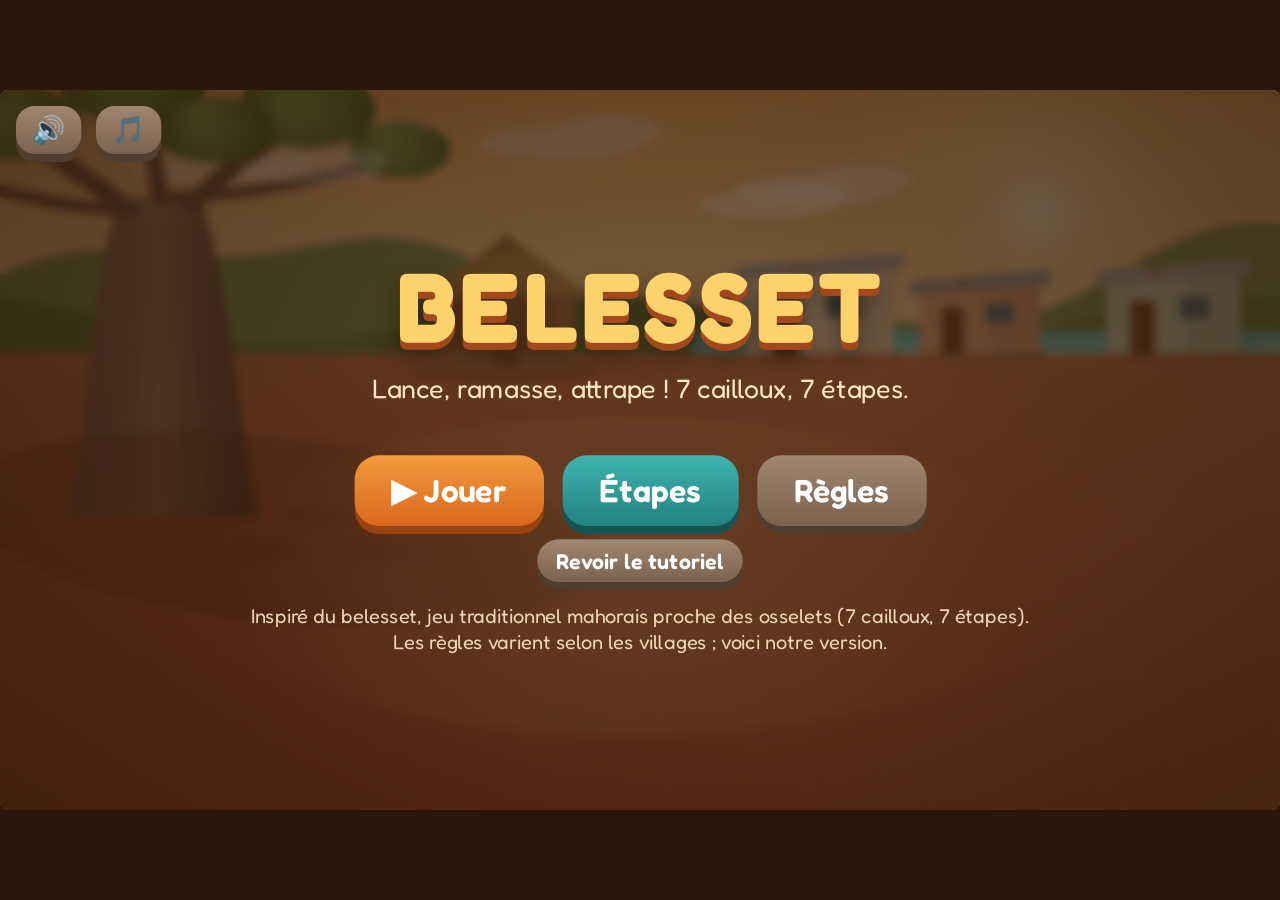
<file: jeux/games/belesset/index.html>
<!DOCTYPE html>
<html lang="fr">
<head>
<meta charset="utf-8">
<meta name="viewport" content="width=device-width, initial-scale=1, maximum-scale=1, user-scalable=no">
<title>Belesset – Dji Djam Cyber</title>
<link rel="preconnect" href="https://fonts.googleapis.com">
<link rel="preconnect" href="https://fonts.gstatic.com" crossorigin>
<link href="https://fonts.googleapis.com/css2?family=Fredoka:wght@400;500;600;700&display=swap" rel="stylesheet">
<style>
  * { box-sizing: border-box; margin: 0; padding: 0; }
  html, body { width: 100%; height: 100%; overflow: hidden; overscroll-behavior: none; -webkit-tap-highlight-color: transparent; background: #2a160c; font-family: 'Fredoka', sans-serif; touch-action: none; user-select: none; -webkit-user-select: none; }
  /* Scène virtuelle 960x540, mise à l'échelle en JS */
  #stage { position: absolute; left: 50%; top: 50%; width: 960px; height: 540px; transform-origin: center center; overflow: hidden; border-radius: 6px; }
  #c { position: absolute; left: 0; top: 0; width: 960px; height: 540px; display: block; }
  .ov { position: absolute; inset: 0; display: none; align-items: center; justify-content: center; flex-direction: column; background: rgba(40, 18, 6, .62); backdrop-filter: blur(3px); color: #fff8ec; text-align: center; padding: 30px; }
  .ov.show { display: flex; }
  .card { background: linear-gradient(#fff6e6, #f4dfbd); color: #4a2410; border-radius: 26px; padding: 26px 34px; box-shadow: 0 12px 0 #b5652e, 0 20px 40px rgba(0,0,0,.4); max-width: 760px; }
  h1 { font-size: 74px; font-weight: 700; color: #ffd36b; text-shadow: 0 5px 0 #a3471c, 0 10px 20px rgba(0,0,0,.4); letter-spacing: 2px; }
  h2 { font-size: 38px; font-weight: 700; margin-bottom: 10px; }
  p { font-size: 19px; line-height: 1.4; }
  .sub { font-size: 20px; color: #ffe9c4; margin: 6px 0 22px; }
  .btns { display: flex; gap: 14px; flex-wrap: wrap; justify-content: center; margin-top: 16px; }
  button { font-family: inherit; font-size: 24px; font-weight: 600; border: 0; border-radius: 18px; padding: 12px 28px; cursor: pointer; color: #fff; background: linear-gradient(#f39a3c, #d9681e); box-shadow: 0 6px 0 #9a4312; transition: transform .08s; }
  button:hover { transform: translateY(-2px); }
  button:active { transform: translateY(3px); box-shadow: 0 3px 0 #9a4312; }
  button.alt { background: linear-gradient(#3fb4b0, #23827f); box-shadow: 0 6px 0 #145553; }
  button.grey { background: linear-gradient(#a08670, #7a6350); box-shadow: 0 6px 0 #4f3e30; }
  #levelsGrid { display: grid; grid-template-columns: repeat(4, 150px); gap: 14px; margin-top: 10px; }
  .lvl { height: 120px; display: flex; flex-direction: column; align-items: center; justify-content: center; font-size: 18px; padding: 8px; }
  .lvl b { font-size: 34px; }
  .lvl .st { font-size: 20px; letter-spacing: 2px; color: #ffe27a; }
  .lvl.locked { background: linear-gradient(#8c7a6c, #6b5b4f); box-shadow: 0 6px 0 #3f342c; cursor: not-allowed; opacity: .8; }
  .rules { text-align: left; font-size: 17px; }
  .rules li { margin: 4px 0 4px 20px; }
  .stars { font-size: 56px; color: #f2b632; text-shadow: 0 3px 0 #9b5d10; letter-spacing: 6px; }
  .stars .off { color: #cdb79a; text-shadow: none; }
  /* Boutons de jeu (HUD DOM) */
  #hudBtns { position: absolute; top: 12px; right: 12px; display: none; gap: 10px; }
  #hudBtns button { font-size: 20px; padding: 6px 14px; border-radius: 14px; }
  #action { position: absolute; right: 26px; bottom: 26px; width: 150px; height: 150px; border-radius: 50%; font-size: 24px; display: none; line-height: 1.1; }
  #action.catch { background: radial-gradient(#ffe46b, #f0a020); box-shadow: 0 7px 0 #9a5a08; color: #5a2c00; animation: pulse .35s infinite alternate; }
  #action.wait { background: linear-gradient(#a08670, #7a6350); box-shadow: 0 6px 0 #4f3e30; font-size: 19px; }
  @keyframes pulse { to { transform: scale(1.07); } }
  #muteBtn { position: absolute; top: 12px; left: 12px; font-size: 20px; padding: 6px 12px; border-radius: 14px; z-index: 5; }
  /* transitions douces des écrans */
  .ov.show { animation: ovIn .28s ease-out; }
  .ov.show > * { animation: cardIn .38s cubic-bezier(.2,1.3,.4,1); }
  @keyframes ovIn { from { opacity: 0; } }
  @keyframes cardIn { from { transform: translateY(24px) scale(.94); opacity: 0; } }
  /* bulle du tutoriel (dans la scène) */
  #coach { position: absolute; left: 50%; top: 150px; transform: translateX(-50%); display: none; align-items: center; gap: 12px;
    width: max-content; max-width: 640px; padding: 10px 14px 10px 16px; border-radius: 18px; color: #4a2410; font-size: 20px; line-height: 1.3;
    background: linear-gradient(#fff6e6, #f4dfbd); box-shadow: 0 6px 0 #b5652e, 0 12px 26px rgba(0,0,0,.35); z-index: 4; pointer-events: auto; }
  #coach.show { display: flex; }
  #coach .who { font-size: 30px; }
  #coach button { font-size: 15px; padding: 6px 12px; border-radius: 12px; white-space: nowrap; }
  #musicBtn { position: absolute; top: 12px; left: 72px; font-size: 20px; padding: 6px 12px; border-radius: 14px; z-index: 5; }
  #musicBtn.off { opacity: .55; }
  .tutoSteps { display: grid; grid-template-columns: repeat(3, 1fr); gap: 14px; margin: 14px 0 6px; text-align: center; }
  .tutoSteps div { background: rgba(255,255,255,.6); border-radius: 18px; padding: 12px 10px; font-size: 18px; }
  .tutoSteps i { display: block; font-style: normal; font-size: 40px; }
  .hint { font-size: 15px; color: #ffe9c4; margin-top: 16px; opacity: .9; }
  /* Écrans tactiles : boutons plus gros */
  @media (pointer: coarse) {
    button { font-size: 28px; padding: 16px 32px; }
    #action { width: 180px; height: 180px; font-size: 28px; }
    #hudBtns button { font-size: 24px; padding: 10px 18px; }
    #musicBtn { left: 84px; font-size: 24px; padding: 10px 14px; }
    #muteBtn { font-size: 24px; padding: 10px 14px; }
    #coach button { font-size: 20px; padding: 10px 16px; }
    .hint.kb { display: none; }
  }
</style>
</head>
<body>
<div id="stage">
  <canvas id="c"></canvas>

  <button id="muteBtn" class="grey" title="Son (M)">🔊</button>
  <button id="musicBtn" class="grey" title="Musique">🎵</button>
  <div id="coach"><span class="who">🧒🏾</span><span id="coachText"></span><button id="coachSkip" class="grey">Passer</button></div>
  <div id="hudBtns"><button id="pauseBtn" class="grey" title="Pause (Échap / P)">❚❚ Pause</button></div>
  <button id="action">LANCER</button>

  <!-- Menu principal -->
  <div id="menu" class="ov show">
    <h1>BELESSET</h1>
    <div class="sub">Lance, ramasse, attrape ! 7 cailloux, 7 étapes.</div>
    <div class="btns">
      <button id="bPlay">▶ Jouer</button>
      <button id="bLevels" class="alt">Étapes</button>
      <button id="bRules" class="grey">Règles</button>
    </div>
    <div class="btns" style="margin-top:10px"><button id="bTutoAgain" class="grey" style="font-size:16px;padding:6px 14px">Revoir le tutoriel</button></div>
    <div class="hint">Inspiré du belesset, jeu traditionnel mahorais proche des osselets (7 cailloux, 7 étapes).<br>Les règles varient selon les villages ; voici notre version.</div>
  </div>

  <!-- Tutoriel (première fois seulement) -->
  <div id="tuto" class="ov">
    <div class="card">
      <h2>Comment on joue ?</h2>
      <div class="tutoSteps">
        <div><i>⬆️</i>1. <b>Lance</b> le caillou blanc</div>
        <div><i>✋</i>2. <b>Ramasse</b> les cailloux marqués en jaune</div>
        <div><i>🎯</i>3. <b>Attrape</b> quand l'anneau devient jaune</div>
      </div>
      <p>Pour tes premiers lancers, le caillou volera plus lentement. Je te guide !</p>
      <div class="btns">
        <button id="bTutoGo">C'est parti ! ▶</button>
        <button id="bTutoSkip" class="grey">Passer le tutoriel</button>
      </div>
    </div>
  </div>

  <!-- Choix d'étape -->
  <div id="levels" class="ov">
    <h2 style="color:#ffd36b">Choisis ton étape</h2>
    <div id="levelsGrid"></div>
    <div class="btns"><button class="grey" data-go="menu">← Retour</button></div>
  </div>

  <!-- Règles -->
  <div id="rules" class="ov">
    <div class="card rules">
      <h2>Comment jouer ?</h2>
      <p><i>Inspiré du belesset, jeu traditionnel mahorais proche des osselets (7 cailloux, 7 étapes). Les règles varient selon les villages ; voici notre version.</i></p>
      <ul>
        <li><b>Lance</b> le caillou blanc (le lanceur) : <b>Espace</b> ou le gros bouton.</li>
        <li>Pendant qu'il vole, <b>ramasse les cailloux marqués en jaune</b> (clic / toucher, ou flèches + Espace).</li>
        <li>Quand l'anneau se resserre et que « ATTRAPE ! » s'affiche, <b>rattrape</b> le lanceur (Espace, bouton, ou clic sur la main).</li>
        <li>Mauvais caillou, trop tôt ou caillou tombé = <b>une vie en moins</b> (3 vies).</li>
        <li>Étape 6 : chaque caillou ramassé doit être <b>posé dans le cercle</b> avant d'attraper.</li>
        <li>Étoiles : 0 erreur = ★★★, 1 erreur = ★★, plus = ★.</li>
        <li><b>Échap / P</b> : pause — <b>M</b> : son.</li>
      </ul>
      <div class="btns"><button data-go="menu">Compris !</button></div>
    </div>
  </div>

  <!-- Pause -->
  <div id="pause" class="ov">
    <h2 style="color:#ffd36b;font-size:54px">Pause</h2>
    <div class="btns">
      <button id="bResume">Reprendre</button>
      <button id="bRestart" class="alt">Recommencer</button>
      <button class="grey" data-go="menu">Menu</button>
    </div>
  </div>

  <!-- Fin d'étape / partie -->
  <div id="end" class="ov">
    <div class="card">
      <h2 id="endTitle">Étape réussie !</h2>
      <div id="endStars" class="stars"></div>
      <p id="endText"></p>
      <div class="btns">
        <button id="bNext">Étape suivante ▶</button>
        <button id="bAgain" class="alt">Rejouer</button>
        <button class="grey" data-go="menu">Menu</button>
      </div>
    </div>
  </div>
</div>

<script>
// =====================================================================
//  BELESSET — jeu d'adresse inspiré du jeu traditionnel mahorais
//  Fichier unique : tout est ici (dessin, sons, logique, sauvegarde).
//  Les fonctions/variables principales sont globales pour pouvoir
//  tester depuis la console : startStage(0), state, tick(1/60), render()
// =====================================================================

var W = 960, H = 540;              // taille virtuelle de la scène
var cv = document.getElementById('c');
var ctx = cv.getContext('2d');
var stageEl = document.getElementById('stage');
var S = 1, DPR = 1;                // échelle d'affichage et densité de pixels
var bgCanvas = document.createElement('canvas'); // décor pré-dessiné

// Position de la main du joueur (où le lanceur part et revient)
var HAND = { x: 480, y: 470 };
// Cercle tracé au sol (étape 6)
var CIRCLE = { x: 790, y: 300, r: 62 };

// ---------------------------------------------------------------------
//  Les 7 étapes : groups = nombre de cailloux à ramasser à chaque lancer
//  air = durée du vol (s), win = fenêtre pour attraper (s)
//  drift = cailloux qui bougent, circle = poser dans le cercle
// ---------------------------------------------------------------------
var STAGES = [
  { nom: 'Un par un',          groups: [1,1,1,1,1,1], air: 2.6,  win: 0.85, drift: 0,   circle: false, aide: 'Ramasse 1 caillou à chaque lancer.' },
  { nom: 'Deux par deux',      groups: [2,2,2],       air: 2.4,  win: 0.66, drift: 0,   circle: false, aide: 'Ramasse 2 cailloux à chaque lancer.' },
  { nom: 'Trois par trois',    groups: [3,3],         air: 2.35, win: 0.56, drift: 0,   circle: false, aide: 'Ramasse 3 cailloux à chaque lancer.' },
  { nom: 'Quatre et deux',     groups: [4,2],         air: 2.4,  win: 0.50, drift: 0,   circle: false, aide: '4 cailloux d\'abord, puis les 2 derniers.' },
  { nom: 'Cailloux qui glissent', groups: [2,2,2],    air: 2.15, win: 0.46, drift: 0.8, circle: false, aide: 'Attention, les cailloux bougent !' },
  { nom: 'Le cercle',          groups: [1,1,1,1,1,1], air: 2.35, win: 0.42, drift: 0,   circle: true,  aide: 'Ramasse 1 caillou puis pose-le dans le cercle.' },
  { nom: 'La grande rafle',    groups: [6],           air: 2.8,  win: 0.36, drift: 0.6, circle: false, aide: 'Les 6 cailloux en un seul lancer !' }
];

var GRACE = 0.12;        // petite marge après l'arrivée dans la main
var TOSS_HEIGHT = 380;   // hauteur du lancer (pixels)

// ---------------------------------------------------------------------
//  État global du jeu
// ---------------------------------------------------------------------
var state = {
  screen: 'menu',     // 'menu' | 'play' | 'pause' | 'end'
  stage: 0,
  cfg: STAGES[0],
  lives: 3,
  mistakes: 0,
  groupIdx: 0,        // numéro du lancer en cours dans l'étape
  phase: 'ready',     // 'ready' | 'air' | 'catch' | 'fail' | 'done'
  t: 0,               // temps écoulé depuis le lancer
  phaseT: 0,          // minuteur des phases courtes (réussite/échec)
  stones: [],         // les 6 cailloux au sol
  need: 0, got: 0,    // cailloux à ramasser / ramassés pendant ce lancer
  holding: null,      // caillou tenu en main (étape 6)
  sel: 0,             // caillou sélectionné au clavier
  kb: false,          // le joueur utilise le clavier ?
  inHand: 0,          // cailloux gagnés (dans la main)
  inCircle: 0,        // cailloux posés dans le cercle
  launcher: { x: HAND.x, y: HAND.y - 16, vy: 0 },
  msg: '', msgT: 0, msgCol: '#fff',
  shake: 0,
  particles: [],
  time: 0,            // horloge globale (animations)
  stageTime: 0,
  streak: 0,          // lancers réussis d'affilée
  endT: 0,            // délai avant l'écran de fin (géré dans tick, donc gelé en pause)
  endInfo: null,
  tuto: false         // tutoriel guidé en cours ?
};

// ---------------------------------------------------------------------
//  Sauvegarde (localStorage, protégé par try/catch)
// ---------------------------------------------------------------------
var SAVE_KEY = 'belesset-v1';
var save = { unlocked: 1, stages: {}, muted: false, music: true };
var TUTO_KEY = 'belesset-tuto';  // clé séparée : le tutoriel n'apparaît qu'une fois
function loadSave() {
  try {
    var raw = localStorage.getItem(SAVE_KEY);
    if (raw) {
      var d = JSON.parse(raw);
      save.unlocked = Math.max(1, Math.min(7, d.unlocked | 0 || 1));
      save.stages = d.stages || {};
      save.muted = !!d.muted;
      if (d.music !== undefined) save.music = !!d.music;
    }
  } catch (e) { /* stockage indisponible : on joue sans sauvegarde */ }
}
function writeSave() {
  try { localStorage.setItem(SAVE_KEY, JSON.stringify(save)); } catch (e) {}
}

// ---------------------------------------------------------------------
//  Sons synthétisés (WebAudio) — aucun fichier externe
// ---------------------------------------------------------------------
var AC = null;
function audio() {
  if (save.muted) return null;
  if (!AC) { try { AC = new (window.AudioContext || window.webkitAudioContext)(); } catch (e) { return null; } }
  if (AC.state === 'suspended') AC.resume();
  return AC;
}
// Une note simple avec enveloppe
function tone(freq, dur, type, vol, freqEnd, delay) {
  var a = audio(); if (!a) return;
  var t0 = a.currentTime + (delay || 0);
  var o = a.createOscillator(), g = a.createGain();
  o.type = type || 'sine';
  o.frequency.setValueAtTime(freq, t0);
  if (freqEnd) o.frequency.exponentialRampToValueAtTime(freqEnd, t0 + dur);
  g.gain.setValueAtTime(0.0001, t0);
  g.gain.exponentialRampToValueAtTime(vol || 0.2, t0 + 0.01);
  g.gain.exponentialRampToValueAtTime(0.0001, t0 + dur);
  o.connect(g); g.connect(a.destination);
  o.start(t0); o.stop(t0 + dur + 0.05);
  startMusic();
}
// Un bruit filtré (souffle, choc)
function noise(dur, vol, f1, f2) {
  var a = audio(); if (!a) return;
  var n = Math.floor(a.sampleRate * dur), buf = a.createBuffer(1, n, a.sampleRate), d = buf.getChannelData(0);
  for (var i = 0; i < n; i++) d[i] = (Math.random() * 2 - 1) * (1 - i / n);
  var src = a.createBufferSource(); src.buffer = buf;
  var f = a.createBiquadFilter(); f.type = 'bandpass'; f.Q.value = 1.2;
  f.frequency.setValueAtTime(f1, a.currentTime);
  f.frequency.exponentialRampToValueAtTime(f2 || f1, a.currentTime + dur);
  var g = a.createGain(); g.gain.value = vol;
  src.connect(f); f.connect(g); g.connect(a.destination);
  src.start();
}
// Musique de fond très douce (gamme pentatonique), démarre après un geste du joueur
var musicTimer = null, musicStep = 0;
var MUSIC_NOTES = [294, 330, 392, 440, 494, 587, 659];
function startMusic() {
  if (musicTimer) return;
  musicTimer = setInterval(function () {
    if (save.muted || !save.music || !AC || document.hidden || state.screen === 'pause') return;
    var st = musicStep++;
    if (st % 8 === 0) tone([147, 165, 196, 147][(st / 8) % 4 | 0], 1.3, 'sine', 0.05);
    if (Math.random() < 0.5) tone(MUSIC_NOTES[(st * 5 + (Math.random() * 3 | 0)) % MUSIC_NOTES.length], 0.4, 'triangle', 0.025);
  }, 330);
}

var sfx = {
  toss:  function () { noise(0.35, 0.5, 500, 2200); tone(300, 0.25, 'sine', 0.08, 700); },
  clack: function () { tone(1900 + Math.random() * 400, 0.06, 'square', 0.07); noise(0.05, 0.4, 3000); },
  place: function () { tone(700, 0.08, 'triangle', 0.15); noise(0.08, 0.3, 900); },
  catch: function () { tone(660, 0.12, 'triangle', 0.2); tone(990, 0.18, 'triangle', 0.16, null, 0.08); },
  fail:  function () { tone(330, 0.35, 'sawtooth', 0.09, 110); noise(0.25, 0.5, 300, 120); },
  win:   function () { [523, 659, 784, 1046].forEach(function (f, i) { tone(f, 0.3, 'triangle', 0.16, null, i * 0.11); }); },
  click: function () { tone(880, 0.05, 'sine', 0.1); }
};

// ---------------------------------------------------------------------
//  Outils
// ---------------------------------------------------------------------
function rand(a, b) { return a + Math.random() * (b - a); }
function dist(ax, ay, bx, by) { return Math.hypot(ax - bx, ay - by); }
function clamp(v, a, b) { return v < a ? a : v > b ? b : v; }
function shuffle(arr) { for (var i = arr.length - 1; i > 0; i--) { var j = Math.floor(Math.random() * (i + 1)); var t = arr[i]; arr[i] = arr[j]; arr[j] = t; } return arr; }
var COARSE = window.matchMedia && window.matchMedia('(pointer: coarse)').matches;

// Couleurs des cailloux (dégradés : clair, moyen, sombre)
var STONE_COLS = [
  ['#9c9a96', '#6c6a66', '#3c3a38'],  // basalte gris
  ['#e2c79a', '#b8955f', '#6e5432'],  // beige
  ['#c97a52', '#9b4f2e', '#5a2a16'],  // rougeâtre
  ['#8a8f86', '#5d635a', '#30352e'],  // gris-vert
  ['#d8b48a', '#a9845a', '#5e4428'],
  ['#7c746c', '#554d46', '#2c2622']
];

// ---------------------------------------------------------------------
//  Création des cailloux au sol
// ---------------------------------------------------------------------
function makeStones() {
  var list = [];
  for (var i = 0; i < 6; i++) {
    var x, y, ok, tries = 0;
    do {
      x = rand(250, 690); y = rand(300, 410); ok = true;
      for (var j = 0; j < list.length; j++) if (dist(x, y, list[j].bx, list[j].by) < 68) ok = false;
      if (dist(x, y, HAND.x, HAND.y) < 95) ok = false;
      tries++;
    } while (!ok && tries < 200);
    list.push({
      id: i, bx: x, by: y, x: x, y: y,
      r: rand(13, 16), rot: rand(0, 6.28), squash: rand(0.72, 0.85),
      col: STONE_COLS[i % STONE_COLS.length],
      where: 'ground',   // 'ground' | 'fly' | 'hand' | 'held' | 'circle'
      target: false,
      seed: rand(0, 100),
      fx: 0, fy: 0, tx: 0, ty: 0, ft: 0, // animation de vol
      thisToss: false
    });
  }
  return list;
}
function groundStones() { return state.stones.filter(function (s) { return s.where === 'ground'; }); }

// Choisit au hasard les cailloux à ramasser pour ce lancer
function chooseTargets() {
  state.stones.forEach(function (s) { s.target = false; s.thisToss = false; });
  var g = shuffle(groundStones());
  state.need = state.cfg.groups[state.groupIdx];
  state.got = 0;
  for (var i = 0; i < state.need && i < g.length; i++) g[i].target = true;
  selectNextKeyboard(); // au clavier, on présélectionne un bon caillou
}

// ---------------------------------------------------------------------
//  Démarrer une étape (index 0 à 6)
// ---------------------------------------------------------------------
function startStage(i) {
  i = clamp(i | 0, 0, 6);
  state.stage = i;
  state.cfg = STAGES[i];
  // Tutoriel guidé : étape 1, vol plus lent et fenêtre plus large
  state.tuto = i === 0 && !tutoSeen();
  if (state.tuto) state.cfg = Object.assign({}, STAGES[0], { air: STAGES[0].air * 1.3, win: STAGES[0].win * 1.4 });
  state.streak = 0;
  state.endT = 0;
  state.endInfo = null;
  state.msgT = 0;
  state.shake = 0;
  state.t = 0;
  state.lives = 3;
  state.mistakes = 0;
  state.groupIdx = 0;
  state.inHand = 0;
  state.inCircle = 0;
  state.holding = null;
  state.particles = [];
  state.stones = makeStones();
  state.stageTime = 0;
  resetLauncher();
  chooseTargets();
  state.phase = 'ready';
  state.screen = 'play';
  showOverlay(null);
  say('Étape ' + (i + 1) + ' : ' + state.cfg.nom, '#ffe27a', 2.2);
  updateHudDom();
}
function resetLauncher() { state.launcher.x = HAND.x; state.launcher.y = HAND.y - 16; state.launcher.vy = 0; }
function say(text, col, dur) { state.msg = text; state.msgCol = col || '#fff'; state.msgT = dur || 1.4; }

// ---------------------------------------------------------------------
//  Actions du joueur
// ---------------------------------------------------------------------
// Lancer le caillou blanc
function toss() {
  if (state.screen !== 'play' || state.phase !== 'ready') return;
  state.phase = 'air';
  state.t = 0;
  sfx.toss();
  burst(HAND.x, HAND.y - 20, 8, '#f6e0b5', 120);
}

// Ramasser un caillou
function pick(s) {
  if (state.phase !== 'air' || !s || s.where !== 'ground') return;
  if (state.cfg.circle && state.holding) { say('Pose d\'abord ton caillou !', '#ffd36b', 1); return; }
  if (state.got >= state.need) return;
  if (!s.target) { fail('Mauvais caillou !'); return; }
  s.thisToss = true;
  s.target = false;
  state.got++;
  sfx.clack();
  burst(s.x, s.y, 10, '#d9a066', 140);
  if (state.cfg.circle) {
    // Étape 6 : le caillou reste tenu en attendant d'être posé
    flyTo(s, HAND.x + 40, HAND.y - 40, 'held');
    state.holding = s;
  } else {
    var slot = pileSlot(state.inHand + state.got - 1);
    flyTo(s, slot.x, slot.y, 'hand');
  }
  selectNextKeyboard();
}

// Poser le caillou tenu dans le cercle (étape 6)
function placeInCircle() {
  var s = state.holding;
  if (!s || state.phase !== 'air') return;
  var k = state.inCircle + countThisTossInCircle();
  var a = k * 1.05 + 0.3, rr = 14 + (k % 3) * 12;
  flyTo(s, CIRCLE.x + Math.cos(a) * rr, CIRCLE.y + Math.sin(a) * rr * 0.6, 'circle');
  state.holding = null;
  sfx.place();
  burst(CIRCLE.x, CIRCLE.y, 12, '#fff3d6', 110);
}
function countThisTossInCircle() { return state.stones.filter(function (s) { return s.thisToss && s.where === 'circle' || (s.thisToss && s.where === 'fly' && s.dest === 'circle'); }).length; }

// Tous les cailloux du lancer sont-ils ramassés (et posés) ?
function tossDone() { return state.got >= state.need && !state.holding; }

// Rattraper le lanceur
function tryCatch() {
  if (state.phase !== 'air') return;
  var T = state.cfg.air;
  if (!tossDone()) { fail('Il manque des cailloux !'); return; }
  if (state.t < T - state.cfg.win) { fail('Trop tôt !'); return; }
  success();
}

// Bouton principal / Espace : action selon le moment
function mainAction() {
  if (state.screen !== 'play') return;
  if (state.phase === 'ready') { toss(); return; }
  if (state.phase !== 'air') return;
  if (state.cfg.circle && state.holding) { placeInCircle(); return; }
  if (state.got < state.need) {
    // Au clavier : on ramasse le caillou sélectionné
    var list = sortedGround();
    if (list.length) pick(list[clamp(state.sel, 0, list.length - 1)]);
    return;
  }
  tryCatch();
}

// Animation d'un caillou qui vole vers une position
function flyTo(s, tx, ty, dest) {
  s.fx = s.x; s.fy = s.y; s.tx = tx; s.ty = ty; s.ft = 0; s.where = 'fly'; s.dest = dest;
}
// Emplacement d'un caillou gagné, dans le petit tas à gauche de la main
function pileSlot(k) { return { x: 372 + (k % 3) * 24 + (Math.floor(k / 3) % 2) * 12, y: 500 - Math.floor(k / 3) * 14 }; }

// Réussite d'un lancer
function success() {
  state.phase = 'catch';
  state.phaseT = 0.6;
  sfx.catch();
  burst(HAND.x, HAND.y - 20, 18, '#ffe27a', 220, true);
  // Bonus : attrapé tout près de la main = "Parfait"
  var late = Math.abs(state.t - state.cfg.air);
  state.streak++;
  var PRAISE = ['Bien joué !', 'Super !', 'Bravo !', 'Bien attrapé !', 'Génial !'];
  var msg = late < 0.12 ? 'Parfait !' : PRAISE[Math.floor(Math.random() * PRAISE.length)];
  if (state.streak >= 3) msg += ' Série x' + state.streak;
  say(msg, '#ffe27a', 1.0);
  if (late < 0.12) { tone(1320, 0.15, 'triangle', 0.1, null, 0.18); burst(HAND.x, HAND.y - 60, 14, '#ffffff', 180, true); }
  if (state.tuto) endTutoGuide();
  resetLauncher();
  state.stones.forEach(function (s) { s.thisToss = false; });
  if (state.cfg.circle) state.inCircle += state.got; else state.inHand += state.got;
}

// Échec : une vie en moins, on recommence le lancer
function fail(text) {
  if (state.phase !== 'air') return;
  state.phase = 'fail';
  state.phaseT = 1.1;
  state.lives--;
  state.mistakes++;
  state.streak = 0;
  state.shake = 0.35;
  sfx.fail();
  say(text, '#ff8a6b', 1.3);
  // Le lanceur tombe par terre
  state.launcher.vy = 120;
  if (state.launcher.y > HAND.y + 10) state.launcher.y = HAND.y - 10;
  // Les cailloux ramassés pendant ce lancer retournent au sol
  state.stones.forEach(function (s) {
    if (s.thisToss) { s.where = 'ground'; s.x = s.bx; s.y = s.by; s.thisToss = false; burst(s.bx, s.by, 6, '#b8794c', 80); }
  });
  state.holding = null;
  updateHudDom();
}

// Fin de la phase réussite / échec
function afterPhase() {
  // fin du tutoriel : on revient aux réglages normaux de l'étape
  if (!state.tuto && state.cfg !== STAGES[state.stage]) state.cfg = STAGES[state.stage];
  if (state.phase === 'catch') {
    state.groupIdx++;
    if (state.groupIdx >= state.cfg.groups.length) { stageComplete(); return; }
    chooseTargets();
    state.phase = 'ready';
  } else if (state.phase === 'fail') {
    resetLauncher();
    if (state.lives <= 0) { gameOver(); return; }
    chooseTargets();
    state.phase = 'ready';
    var CHEER = ['Relance !', 'Courage, tu vas y arriver !', 'Pas grave, on recommence !', 'Respire et relance !'];
    say(state.lives === 1 ? 'Dernière vie : concentre-toi !' : CHEER[Math.floor(Math.random() * CHEER.length)], '#fff', 1.2);
  }
}

function starsFor(m) { return m === 0 ? 3 : m === 1 ? 2 : 1; }

function stageComplete() {
  state.phase = 'done';
  var st = starsFor(state.mistakes);
  var i = state.stage;
  var prev = (save.stages[i] && save.stages[i].stars) || 0;
  save.stages[i] = { stars: Math.max(prev, st) };
  save.unlocked = Math.max(save.unlocked, Math.min(7, i + 2));
  writeSave();
  sfx.win();
  for (var k = 0; k < 4; k++) burst(rand(200, 760), rand(120, 300), 20, ['#ffe27a', '#ff9f5a', '#5fd3c8'][k % 3], 260, true);
  var last = i === 6;
  var extra = st === 3 ? ' Sans aucune erreur, champion !' : st === 2 ? ' Presque parfait !' : '';
  state.endT = 1.1;
  state.endInfo = [last ? 'Tu as terminé le belesset !' : 'Étape ' + (i + 1) + ' réussie !', st,
    'Erreurs : ' + state.mistakes + ' — Temps : ' + state.stageTime.toFixed(1) + ' s.' + extra, !last];
}

function gameOver() {
  state.phase = 'done';
  state.endT = 0.5;
  state.endInfo = ['Plus de vies…', 0, 'Pas grave, réessaie ! Prends ton temps pour bien viser.', false];
}

// ---------------------------------------------------------------------
//  Particules (poussière, étincelles)
// ---------------------------------------------------------------------
function burst(x, y, n, col, speed, star) {
  for (var i = 0; i < n; i++) {
    var a = rand(0, Math.PI * 2), v = rand(0.3, 1) * speed;
    state.particles.push({ x: x, y: y, vx: Math.cos(a) * v, vy: Math.sin(a) * v - speed * 0.3, life: rand(0.4, 0.9), max: 0.9, col: col, r: rand(2, 4.5), star: !!star });
  }
}

// ---------------------------------------------------------------------
//  Mise à jour (appelée 60 fois par seconde)
// ---------------------------------------------------------------------
function tick(dt) {
  state.time += dt;
  if (state.msgT > 0) state.msgT -= dt;
  if (state.shake > 0) state.shake -= dt;

  // Particules
  for (var i = state.particles.length - 1; i >= 0; i--) {
    var p = state.particles[i];
    p.life -= dt; p.x += p.vx * dt; p.y += p.vy * dt; p.vy += 420 * dt; p.vx *= 0.98;
    if (p.life <= 0) state.particles.splice(i, 1);
  }

  if (state.screen !== 'play') return;
  state.stageTime += dt;
  var cfg = state.cfg;

  // Cailloux : glissement éventuel + animations de vol
  state.stones.forEach(function (s) {
    if (s.where === 'ground') {
      if (cfg.drift) {
        var tt = state.time * 0.9 + s.seed;
        s.x = s.bx + Math.sin(tt) * 26 * cfg.drift;
        s.y = s.by + Math.cos(tt * 0.8) * 12 * cfg.drift;
      } else { s.x = s.bx; s.y = s.by; }
    } else if (s.where === 'fly') {
      s.ft += dt / 0.28;
      var u = Math.min(1, s.ft);
      s.x = s.fx + (s.tx - s.fx) * u;
      s.y = s.fy + (s.ty - s.fy) * u - Math.sin(u * Math.PI) * 60;
      if (u >= 1) { s.where = s.dest; s.x = s.tx; s.y = s.ty; }
    }
  });

  var L = state.launcher;
  if (state.phase === 'air') {
    state.t += dt;
    var T = cfg.air, u = state.t / T;
    if (u <= 1) {
      L.y = HAND.y - 16 - 4 * TOSS_HEIGHT * u * (1 - u);
    } else {
      L.y = HAND.y - 16 + (state.t - T) * 500;
    }
    L.x = HAND.x + Math.sin(u * Math.PI) * 10;
    if (state.t > T + GRACE) fail('Raté ! Le caillou est tombé.');
  } else if (state.phase === 'fail') {
    // Le lanceur tombe et rebondit au sol
    L.vy += 1400 * dt; L.y += L.vy * dt; L.x += 60 * dt;
    if (L.y > HAND.y + 30) { L.y = HAND.y + 30; if (L.vy > 150) { burst(L.x, L.y + 6, 6, '#b8794c', 90); sfx.clack(); } L.vy = -L.vy * 0.35; }
  }

  if (state.phase === 'catch' || state.phase === 'fail') {
    state.phaseT -= dt;
    if (state.phaseT <= 0) afterPhase();
  }
  // écran de fin différé (compté dans tick : se fige pendant la pause)
  if (state.phase === 'done' && state.endInfo) {
    state.endT -= dt;
    if (state.endT <= 0) { var e = state.endInfo; state.endInfo = null; showEnd(e[0], e[1], e[2], e[3]); }
  }
  updateActionBtn();
  updateCoach();
}

// ---------------------------------------------------------------------
//  Dessin du décor (une seule fois, dans un canvas caché)
// ---------------------------------------------------------------------
function buildBackground() {
  bgCanvas.width = Math.round(W * S * DPR);
  bgCanvas.height = Math.round(H * S * DPR);
  var g = bgCanvas.getContext('2d');
  g.setTransform(S * DPR, 0, 0, S * DPR, 0, 0);
  drawScenery(g);
}

function drawScenery(g) {
  // Ciel de fin d'après-midi
  var sky = g.createLinearGradient(0, 0, 0, 200);
  sky.addColorStop(0, '#f7b267'); sky.addColorStop(0.6, '#fbd38d'); sky.addColorStop(1, '#fde8bf');
  g.fillStyle = sky; g.fillRect(0, 0, W, 210);
  // Soleil bas
  var sun = g.createRadialGradient(780, 90, 10, 780, 90, 180);
  sun.addColorStop(0, 'rgba(255,250,220,1)'); sun.addColorStop(0.2, 'rgba(255,230,160,.7)'); sun.addColorStop(1, 'rgba(255,200,120,0)');
  g.fillStyle = sun; g.fillRect(560, 0, 400, 260);
  // Nuages légers
  g.fillStyle = 'rgba(255,255,255,.45)';
  [[160, 60], [420, 40], [610, 75]].forEach(function (c) {
    g.beginPath(); g.ellipse(c[0], c[1], 60, 12, 0, 0, 7); g.ellipse(c[0] + 35, c[1] - 8, 40, 12, 0, 0, 7); g.fill();
  });
  // Collines volcaniques au loin
  g.fillStyle = '#7a9a5a';
  g.beginPath(); g.moveTo(0, 170);
  for (var x = 0; x <= W; x += 20) g.lineTo(x, 150 - Math.sin(x * 0.008) * 40 - Math.sin(x * 0.021 + 1) * 14);
  g.lineTo(W, 200); g.lineTo(0, 200); g.fill();
  g.fillStyle = '#5f8447';
  g.beginPath(); g.moveTo(0, 185);
  for (x = 0; x <= W; x += 20) g.lineTo(x, 172 - Math.sin(x * 0.013 + 2) * 18);
  g.lineTo(W, 210); g.lineTo(0, 210); g.fill();
  // Lagon turquoise
  var lag = g.createLinearGradient(0, 178, 0, 205);
  lag.addColorStop(0, '#3cc1c0'); lag.addColorStop(1, '#8fe0d2');
  g.fillStyle = lag; g.fillRect(520, 180, 440, 24);
  g.fillStyle = 'rgba(255,255,255,.7)';
  for (var k = 0; k < 18; k++) g.fillRect(530 + k * 24 + (k % 3) * 5, 186 + (k % 4) * 4, 10, 1.5);

  // Sol en terre rouge
  var gr = g.createLinearGradient(0, 195, 0, H);
  gr.addColorStop(0, '#c8774a'); gr.addColorStop(0.4, '#b9603a'); gr.addColorStop(1, '#9a4a2a');
  g.fillStyle = gr; g.fillRect(0, 198, W, H - 198);

  // Maisons au fond (murs crépis + toits en tôle)
  drawHouse(g, 560, 128, 110, 70, '#f1e2c4', '#9aa3a8');
  drawHouse(g, 690, 140, 90, 58, '#e8a87c', '#8d979c');
  drawHouse(g, 830, 132, 100, 66, '#c9dbc1', '#a2a9ad');
  // Case en torchis avec toit de palmes
  drawBanga(g, 330, 150);

  // Grand baobab à gauche
  drawBaobab(g, 120, 300);

  // Ombre du baobab sur la cour
  g.fillStyle = 'rgba(60,20,5,.22)';
  g.beginPath(); g.ellipse(210, 330, 240, 70, 0.1, 0, 7); g.fill();

  // Texture du sol : petits grains et taches
  for (k = 0; k < 700; k++) {
    var px = Math.random() * W, py = 200 + Math.random() * (H - 200);
    g.fillStyle = Math.random() < 0.5 ? 'rgba(90,30,10,.18)' : 'rgba(255,210,160,.16)';
    g.fillRect(px, py, rand(1, 3), rand(1, 2));
  }
  // Zone de jeu un peu plus claire (sable tassé)
  var zone = g.createRadialGradient(470, 360, 30, 470, 360, 300);
  zone.addColorStop(0, 'rgba(240,190,130,.35)'); zone.addColorStop(1, 'rgba(240,190,130,0)');
  g.fillStyle = zone; g.beginPath(); g.ellipse(470, 365, 320, 120, 0, 0, 7); g.fill();

  // Lumière chaude de l'après-midi
  var warm = g.createLinearGradient(W, 0, 0, H);
  warm.addColorStop(0, 'rgba(255,200,120,.18)'); warm.addColorStop(1, 'rgba(120,40,0,.12)');
  g.fillStyle = warm; g.fillRect(0, 0, W, H);
}

function drawHouse(g, x, y, w, h, wall, roof) {
  g.fillStyle = 'rgba(0,0,0,.15)'; g.fillRect(x + 6, y + h - 4, w, 8);
  g.fillStyle = wall; g.fillRect(x, y, w, h);
  g.fillStyle = 'rgba(0,0,0,.08)'; g.fillRect(x + w * 0.6, y, w * 0.4, h);
  // porte et fenêtre
  g.fillStyle = '#6b3d22'; g.fillRect(x + w * 0.18, y + h * 0.4, w * 0.18, h * 0.6);
  g.fillStyle = '#3d6f8a'; g.fillRect(x + w * 0.55, y + h * 0.35, w * 0.22, h * 0.25);
  // toit en tôle ondulée
  g.fillStyle = roof;
  g.beginPath(); g.moveTo(x - 8, y + 4); g.lineTo(x + w + 8, y - 6); g.lineTo(x + w + 8, y + 6); g.lineTo(x - 8, y + 14); g.fill();
  g.strokeStyle = 'rgba(255,255,255,.35)'; g.lineWidth = 1;
  for (var i = 0; i < w + 16; i += 6) { g.beginPath(); g.moveTo(x - 8 + i, y + 4 - i * 10 / (w + 16)); g.lineTo(x - 8 + i, y + 14 - i * 10 / (w + 16)); g.stroke(); }
  g.fillStyle = 'rgba(150,70,30,.35)'; g.fillRect(x + w * 0.3, y + 2, 12, 5); // un peu de rouille
}

function drawBanga(g, x, y) {
  g.fillStyle = 'rgba(0,0,0,.15)'; g.beginPath(); g.ellipse(x + 50, y + 62, 70, 8, 0, 0, 7); g.fill();
  g.fillStyle = '#b77c4c'; g.fillRect(x, y, 100, 60);
  g.fillStyle = '#9a6238'; g.fillRect(x + 40, y + 22, 22, 38);
  g.strokeStyle = 'rgba(80,40,15,.4)'; g.lineWidth = 1.2;
  for (var i = 6; i < 60; i += 9) { g.beginPath(); g.moveTo(x, y + i); g.lineTo(x + 100, y + i + 2); g.stroke(); }
  // toit de palmes
  g.fillStyle = '#c9a25a';
  g.beginPath(); g.moveTo(x - 16, y + 6); g.lineTo(x + 50, y - 42); g.lineTo(x + 116, y + 6); g.fill();
  g.strokeStyle = '#8e6a2e'; g.lineWidth = 1;
  for (i = 0; i < 16; i++) { g.beginPath(); g.moveTo(x + 50, y - 40); g.lineTo(x - 14 + i * 8.5, y + 8); g.stroke(); }
}

function drawBaobab(g, x, y) {
  // Tronc massif
  var tr = g.createLinearGradient(x - 60, 0, x + 60, 0);
  tr.addColorStop(0, '#7d6656'); tr.addColorStop(0.5, '#a08672'); tr.addColorStop(1, '#5e4a3d');
  g.fillStyle = tr;
  g.beginPath();
  g.moveTo(x - 70, y + 20);
  g.bezierCurveTo(x - 50, y - 60, x - 55, y - 150, x - 30, y - 220);
  g.lineTo(x + 30, y - 220);
  g.bezierCurveTo(x + 55, y - 150, x + 55, y - 60, x + 75, y + 20);
  g.closePath(); g.fill();
  // Branches
  g.strokeStyle = '#6e5848'; g.lineCap = 'round';
  [[-30, -215, -110, -270, 14], [0, -220, -20, -300, 13], [25, -215, 110, -280, 14], [10, -220, 180, -250, 9], [-20, -210, -170, -240, 9]].forEach(function (b) {
    g.lineWidth = b[4]; g.beginPath(); g.moveTo(x + b[0], y + b[1]); g.quadraticCurveTo(x + b[0] + (b[2] - b[0]) * 0.4, y + b[3] + 30, x + b[2], y + b[3]); g.stroke();
  });
  // Feuillage en touffes
  [[-110, -275, 50], [-20, -305, 55], [110, -285, 52], [180, -255, 38], [-170, -245, 38], [40, -270, 45]].forEach(function (c, i) {
    var lg = g.createRadialGradient(x + c[0] - 10, y + c[1] - 10, 5, x + c[0], y + c[1], c[2]);
    lg.addColorStop(0, '#7fae4e'); lg.addColorStop(1, '#3e6b2c');
    g.fillStyle = lg; g.beginPath(); g.ellipse(x + c[0], y + c[1], c[2], c[2] * 0.55, 0, 0, 7); g.fill();
  });
  // Texture du tronc
  g.strokeStyle = 'rgba(50,30,20,.25)'; g.lineWidth = 2;
  for (var i = 0; i < 6; i++) { g.beginPath(); g.moveTo(x - 40 + i * 15, y + 10); g.quadraticCurveTo(x - 30 + i * 12, y - 100, x - 20 + i * 8, y - 200); g.stroke(); }
}

// ---------------------------------------------------------------------
//  Dessin des éléments de jeu
// ---------------------------------------------------------------------
function drawStone(x, y, r, col, rot, squash, lift) {
  lift = lift || 0;
  // ombre au sol
  ctx.fillStyle = 'rgba(40,10,0,' + (0.35 - Math.min(0.25, lift / 600)) + ')';
  ctx.beginPath(); ctx.ellipse(x + 3, y + r * 0.55 + lift, r * 1.05, r * 0.38, 0, 0, 7); ctx.fill();
  ctx.save();
  ctx.translate(x, y); ctx.rotate(rot);
  var gr = ctx.createRadialGradient(-r * 0.35, -r * 0.4, r * 0.1, 0, 0, r * 1.1);
  gr.addColorStop(0, col[0]); gr.addColorStop(0.55, col[1]); gr.addColorStop(1, col[2]);
  ctx.fillStyle = gr;
  ctx.beginPath(); ctx.ellipse(0, 0, r, r * squash, 0, 0, 7); ctx.fill();
  ctx.fillStyle = 'rgba(255,255,255,.35)';
  ctx.beginPath(); ctx.ellipse(-r * 0.35, -r * 0.35 * squash, r * 0.3, r * 0.16, -0.5, 0, 7); ctx.fill();
  ctx.restore();
}

var vignette = null;
var LAUNCH_COL = ['#ffffff', '#ece4d6', '#a99a85'];

function drawHand() {
  // bras
  ctx.fillStyle = '#7a4a2c';
  ctx.beginPath(); ctx.moveTo(HAND.x - 30, H + 10); ctx.quadraticCurveTo(HAND.x - 34, HAND.y + 30, HAND.x - 26, HAND.y + 6);
  ctx.lineTo(HAND.x + 26, HAND.y + 6); ctx.quadraticCurveTo(HAND.x + 34, HAND.y + 30, HAND.x + 30, H + 10); ctx.fill();
  // paume ouverte
  var gr = ctx.createRadialGradient(HAND.x - 8, HAND.y - 4, 4, HAND.x, HAND.y, 44);
  gr.addColorStop(0, '#b77a52'); gr.addColorStop(1, '#7e4a2b');
  ctx.fillStyle = gr;
  ctx.beginPath(); ctx.ellipse(HAND.x, HAND.y + 2, 40, 18, 0, 0, 7); ctx.fill();
  // doigts
  ctx.fillStyle = '#8b5533';
  for (var i = 0; i < 4; i++) { ctx.beginPath(); ctx.ellipse(HAND.x - 27 + i * 18, HAND.y - 10, 7, 13, (i - 1.5) * 0.15, 0, 7); ctx.fill(); }
  ctx.beginPath(); ctx.ellipse(HAND.x + 42, HAND.y + 2, 7, 13, 1.1, 0, 7); ctx.fill();
}

function drawChalkCircle() {
  ctx.save();
  ctx.strokeStyle = 'rgba(255,240,215,.85)'; ctx.lineWidth = 4; ctx.lineCap = 'round';
  for (var pass = 0; pass < 2; pass++) {
    ctx.beginPath();
    for (var a = 0; a <= Math.PI * 2 + 0.3; a += 0.15) {
      var wob = Math.sin(a * 5 + pass * 2) * 3 + Math.sin(a * 11) * 1.5;
      var px = CIRCLE.x + Math.cos(a) * (CIRCLE.r + wob + pass * 2), py = CIRCLE.y + Math.sin(a) * (CIRCLE.r * 0.55 + wob * 0.5);
      if (a === 0) ctx.moveTo(px, py); else ctx.lineTo(px, py);
    }
    ctx.globalAlpha = pass ? 0.5 : 1; ctx.stroke();
  }
  ctx.restore();
  if (state.holding) {
    ctx.fillStyle = 'rgba(255,230,120,' + (0.25 + 0.15 * Math.sin(state.time * 8)) + ')';
    ctx.beginPath(); ctx.ellipse(CIRCLE.x, CIRCLE.y, CIRCLE.r, CIRCLE.r * 0.55, 0, 0, 7); ctx.fill();
    text('Pose ici !', CIRCLE.x, CIRCLE.y - 52, 20, '#fff3c4');
  }
}

function text(str, x, y, size, col, align) {
  ctx.font = '600 ' + size + 'px Fredoka, sans-serif';
  ctx.textAlign = align || 'center'; ctx.textBaseline = 'middle';
  ctx.lineWidth = Math.max(3, size / 6); ctx.strokeStyle = 'rgba(60,20,5,.8)'; ctx.lineJoin = 'round';
  ctx.strokeText(str, x, y);
  ctx.fillStyle = col; ctx.fillText(str, x, y);
}

function sortedGround() { return groundStones().sort(function (a, b) { return a.bx - b.bx; }); }

function drawHUD() {
  var cfg = state.cfg;
  // Panneau en haut à gauche (décalé pour le bouton son)
  ctx.fillStyle = 'rgba(60,25,8,.55)';
  roundRect(140, 10, 360, 66, 16); ctx.fill();
  text('Étape ' + (state.stage + 1) + ' · ' + cfg.nom, 156, 30, 20, '#ffe27a', 'left');
  // Vies (cœurs)
  for (var i = 0; i < 3; i++) heart(166 + i * 30, 56, i < state.lives);
  // Progression des lancers
  for (i = 0; i < cfg.groups.length; i++) {
    ctx.fillStyle = i < state.groupIdx ? '#5fd3c8' : i === state.groupIdx ? '#ffe27a' : 'rgba(255,255,255,.3)';
    ctx.beginPath(); ctx.arc(280 + i * 22, 56, 7, 0, 7); ctx.fill();
  }
  // Consigne en bas à gauche
  var hint = '';
  if (state.phase === 'ready') hint = cfg.aide + ' — Lance !';
  else if (state.phase === 'air') {
    if (state.cfg.circle && state.holding) hint = 'Pose le caillou dans le cercle !';
    else if (state.got < state.need) hint = 'Ramasse : ' + state.got + ' / ' + state.need;
    else hint = 'Attrape le lanceur !';
  }
  if (hint) text(hint, 24, 520, 20, '#fff8ec', 'left');
}

function heart(x, y, full) {
  ctx.save(); ctx.translate(x, y); ctx.scale(1.1, 1.1);
  ctx.fillStyle = full ? '#ff5a5a' : 'rgba(255,255,255,.25)';
  ctx.beginPath(); ctx.moveTo(0, 7); ctx.bezierCurveTo(-14, -3, -7, -13, 0, -5); ctx.bezierCurveTo(7, -13, 14, -3, 0, 7); ctx.fill();
  ctx.restore();
}
function roundRect(x, y, w, h, r) { ctx.beginPath(); ctx.moveTo(x + r, y); ctx.arcTo(x + w, y, x + w, y + h, r); ctx.arcTo(x + w, y + h, x, y + h, r); ctx.arcTo(x, y + h, x, y, r); ctx.arcTo(x, y, x + w, y, r); ctx.closePath(); }

// ---------------------------------------------------------------------
//  Rendu complet d'une image
// ---------------------------------------------------------------------
function render() {
  ctx.setTransform(S * DPR, 0, 0, S * DPR, 0, 0);
  ctx.save();
  if (state.shake > 0) ctx.translate(rand(-1, 1) * state.shake * 18, rand(-1, 1) * state.shake * 18);
  ctx.drawImage(bgCanvas, 0, 0, W, H);
  drawLiveScenery();

  // Feuilles qui bougent doucement (ombre animée sous le baobab)
  ctx.fillStyle = 'rgba(40,15,0,.08)';
  for (var k = 0; k < 5; k++) { ctx.beginPath(); ctx.ellipse(150 + k * 45 + Math.sin(state.time + k) * 6, 320 + (k % 2) * 25, 30, 10, 0, 0, 7); ctx.fill(); }

  {
    if (state.cfg.circle && state.screen !== 'menu') drawChalkCircle();

    var playing = state.screen !== 'menu';
    if (playing) {
      var sorted = sortedGround();
      // Cailloux au sol
      state.stones.forEach(function (s) {
        if (s.where === 'ground' || s.where === 'circle') drawStone(s.x, s.y, s.r, s.col, s.rot, s.squash);
      });
      // Repères : cailloux à ramasser
      if (state.phase === 'air' || state.phase === 'ready') {
        state.stones.forEach(function (s) {
          if (s.where === 'ground' && s.target) {
            var p = 0.5 + 0.5 * Math.sin(state.time * 7);
            ctx.strokeStyle = 'rgba(255,220,80,' + (0.6 + 0.4 * p) + ')'; ctx.lineWidth = 3;
            ctx.beginPath(); ctx.ellipse(s.x, s.y + 2, s.r + 8 + p * 3, (s.r + 8 + p * 3) * 0.7, 0, 0, 7); ctx.stroke();
            // petite flèche
            ctx.fillStyle = '#ffe27a';
            ctx.beginPath(); ctx.moveTo(s.x, s.y - s.r - 8 - p * 4); ctx.lineTo(s.x - 7, s.y - s.r - 18 - p * 4); ctx.lineTo(s.x + 7, s.y - s.r - 18 - p * 4); ctx.fill();
          }
        });
        // Sélection clavier
        if (state.kb && state.phase === 'air' && sorted.length) {
          var ss = sorted[clamp(state.sel, 0, sorted.length - 1)];
          ctx.save(); ctx.setLineDash([6, 5]); ctx.strokeStyle = '#ffffff'; ctx.lineWidth = 2.5;
          ctx.beginPath(); ctx.arc(ss.x, ss.y, ss.r + 16, 0, 7); ctx.stroke(); ctx.restore();
        }
      }
      // Tas de cailloux gagnés
      drawHand();
      state.stones.forEach(function (s) {
        if (s.where === 'hand' || s.where === 'held') drawStone(s.x, s.y, s.r * 0.9, s.col, s.rot, s.squash);
      });
      state.stones.forEach(function (s) {
        if (s.where === 'fly') drawStone(s.x, s.y, s.r, s.col, s.rot + s.ft * 4, s.squash, 30);
      });

      // Lanceur + son ombre + anneau de timing
      var L = state.launcher;
      var h = Math.max(0, HAND.y - 16 - L.y);
      if (state.phase === 'air') {
        // ombre qui grandit quand il redescend
        var sh = 1 - Math.min(1, h / TOSS_HEIGHT);
        ctx.fillStyle = 'rgba(40,10,0,' + (0.15 + sh * 0.3) + ')';
        ctx.beginPath(); ctx.ellipse(HAND.x, HAND.y + 14, 8 + sh * 14, 3 + sh * 5, 0, 0, 7); ctx.fill();
        drawTimingRing();
      }
      drawStone(L.x, L.y, 15, LAUNCH_COL, 0.3 + (state.phase === 'air' ? state.t * 9 : 0), 0.85, state.phase === 'air' ? h : 0);
      // traînée du lanceur
      if (state.phase === 'air') {
        ctx.strokeStyle = 'rgba(255,255,255,.35)'; ctx.lineWidth = 3;
        ctx.beginPath(); ctx.moveTo(L.x, L.y + (state.t / state.cfg.air < 0.5 ? 14 : -14)); ctx.lineTo(L.x, L.y + (state.t / state.cfg.air < 0.5 ? 40 : -40)); ctx.stroke();
      }
    }
  }

  // Particules
  state.particles.forEach(function (p) {
    ctx.globalAlpha = clamp(p.life / p.max, 0, 1);
    ctx.fillStyle = p.col;
    if (p.star) { ctx.save(); ctx.translate(p.x, p.y); ctx.rotate(p.life * 6); ctx.fillRect(-p.r, -p.r / 3, p.r * 2, p.r / 1.5); ctx.fillRect(-p.r / 3, -p.r, p.r / 1.5, p.r * 2); ctx.restore(); }
    else { ctx.beginPath(); ctx.arc(p.x, p.y, p.r, 0, 7); ctx.fill(); }
  });
  ctx.globalAlpha = 1;
  ctx.restore();
  // léger vignettage pour concentrer le regard au centre
  if (!vignette) {
    vignette = ctx.createRadialGradient(W / 2, H * 0.62, 180, W / 2, H * 0.6, 620);
    vignette.addColorStop(0, 'rgba(0,0,0,0)'); vignette.addColorStop(1, 'rgba(40,10,0,.35)');
  }
  ctx.fillStyle = vignette; ctx.fillRect(0, 0, W, H);

  if (state.screen === 'play' || state.screen === 'pause' || state.screen === 'end') {
    drawHUD();
    if (state.msgT > 0 && state.msg) {
      var a = Math.min(1, state.msgT * 3);
      ctx.globalAlpha = a;
      text(state.msg, W / 2, 120 - (1 - a) * 10, 44, state.msgCol);
      ctx.globalAlpha = 1;
    }
  }
}

// Décor vivant : nuages qui avancent, reflets sur le lagon, oiseaux au loin
function drawLiveScenery() {
  var t = state.time;
  ctx.fillStyle = 'rgba(255,255,255,.35)';
  for (var i = 0; i < 3; i++) {
    var cx = ((t * (6 + i * 3) + i * 340) % (W + 240)) - 120, cy = 34 + i * 26;
    ctx.beginPath(); ctx.ellipse(cx, cy, 52, 10, 0, 0, 7); ctx.ellipse(cx + 28, cy - 7, 32, 10, 0, 0, 7); ctx.fill();
  }
  ctx.fillStyle = '#ffffff';
  for (var k = 0; k < 10; k++) {
    var lx = 530 + ((k * 47 + t * 14) % 420), ly = 185 + (k % 3) * 6;
    ctx.globalAlpha = 0.25 + 0.3 * Math.sin(t * 2 + k);
    ctx.fillRect(lx, ly, 12, 1.5);
  }
  ctx.globalAlpha = 1;
  ctx.strokeStyle = 'rgba(60,40,30,.55)'; ctx.lineWidth = 1.5;
  for (var b = 0; b < 2; b++) {
    var bx = ((t * 22 + b * 60) % (W + 100)) - 50, by = 70 + b * 14 + Math.sin(t + b) * 4, f = Math.sin(t * 8 + b) * 4;
    ctx.beginPath(); ctx.moveTo(bx - 7, by - f); ctx.quadraticCurveTo(bx - 3, by - 3, bx, by); ctx.quadraticCurveTo(bx + 3, by - 3, bx + 7, by - f); ctx.stroke();
  }
}

// Anneau qui se resserre autour de la main : quand il est jaune, ATTRAPE !
function drawTimingRing() {
  var T = state.cfg.air, rest = T - state.t;
  var inWin = rest <= state.cfg.win;
  var r = 34 + Math.max(0, rest / T) * 150;
  ctx.lineWidth = inWin ? 6 : 3;
  ctx.strokeStyle = inWin ? 'rgba(255,220,60,.95)' : 'rgba(255,255,255,.55)';
  ctx.beginPath(); ctx.ellipse(HAND.x, HAND.y - 6, r, r * 0.6, 0, 0, 7); ctx.stroke();
  // cible fixe
  ctx.lineWidth = 2; ctx.strokeStyle = 'rgba(255,255,255,.4)';
  ctx.beginPath(); ctx.ellipse(HAND.x, HAND.y - 6, 34, 20, 0, 0, 7); ctx.stroke();
  if (inWin && tossDone()) {
    var s = 1 + 0.08 * Math.sin(state.time * 20);
    ctx.save(); ctx.translate(HAND.x, HAND.y - 70); ctx.scale(s, s);
    text('ATTRAPE !', 0, 0, 38, '#ffe27a'); ctx.restore();
  } else if (inWin && !tossDone()) {
    text('Vite !', HAND.x, HAND.y - 70, 30, '#ff9f7a');
  }
}

// ---------------------------------------------------------------------
//  Boucle principale à pas fixe (60 Hz) avec accumulateur
// ---------------------------------------------------------------------
var STEP = 1 / 60, acc = 0, last = performance.now();
function loop(now) {
  var dt = Math.min(0.25, (now - last) / 1000); last = now;
  if (state.screen !== 'pause') {
    acc += dt;
    while (acc >= STEP) { tick(STEP); acc -= STEP; }
  }
  render();
  requestAnimationFrame(loop);
}

// ---------------------------------------------------------------------
//  Mise à l'échelle de la scène selon la fenêtre
// ---------------------------------------------------------------------
function resize() {
  DPR = Math.min(window.devicePixelRatio || 1, 2);
  S = Math.min(window.innerWidth / W, window.innerHeight / H);
  stageEl.style.transform = 'translate(-50%,-50%) scale(' + S + ')';
  cv.width = Math.round(W * S * DPR);
  cv.height = Math.round(H * S * DPR);
  ctx.setTransform(S * DPR, 0, 0, S * DPR, 0, 0);
  buildBackground();
}
window.addEventListener('resize', resize);

// ---------------------------------------------------------------------
//  Entrées : souris / toucher
// ---------------------------------------------------------------------
function toVirtual(e) {
  var r = cv.getBoundingClientRect();
  return { x: (e.clientX - r.left) / r.width * W, y: (e.clientY - r.top) / r.height * H };
}
cv.addEventListener('pointerdown', function (e) {
  if (state.screen !== 'play') return;
  e.preventDefault();
  audio();
  state.kb = false;
  var p = toVirtual(e);
  var tol = COARSE ? 30 : 18;
  // Clic sur la main / le lanceur
  var onHand = dist(p.x, p.y, HAND.x, HAND.y) < 70 || dist(p.x, p.y, state.launcher.x, state.launcher.y) < 45;
  if (state.phase === 'ready') { if (onHand) toss(); return; }
  if (state.phase !== 'air') return;
  // Étape 6 : poser dans le cercle
  if (state.cfg.circle && state.holding) {
    if (dist(p.x, p.y, CIRCLE.x, CIRCLE.y) < CIRCLE.r + 30) placeInCircle();
    return;
  }
  // Caillou le plus proche
  var best = null, bd = 1e9;
  groundStones().forEach(function (s) { var d = dist(p.x, p.y, s.x, s.y); if (d < s.r + tol && d < bd) { bd = d; best = s; } });
  if (best) { pick(best); return; }
  if (onHand && tossDone()) tryCatch();
});

// ---------------------------------------------------------------------
//  Entrées : clavier
// ---------------------------------------------------------------------
function selectNextKeyboard() {
  var list = sortedGround();
  var idx = list.findIndex(function (s) { return s.target; });
  state.sel = idx >= 0 ? idx : 0;
}
window.addEventListener('keydown', function (e) {
  var k = e.key;
  if (k === 'm' || k === 'M') { toggleMute(); return; }
  if (k === 'Escape' || k === 'p' || k === 'P') {
    if (state.screen === 'play') pauseGame(); else if (state.screen === 'pause') resumeGame();
    return;
  }
  if (state.screen !== 'play') return;
  if (k === ' ' || k === 'Enter') {
    e.preventDefault();
    if (e.repeat) return;
    audio(); state.kb = true;
    mainAction();
    return;
  }
  var list = sortedGround();
  if (!list.length) return;
  if (k === 'ArrowRight' || k === 'ArrowDown') { state.kb = true; state.sel = (clamp(state.sel, 0, list.length - 1) + 1) % list.length; e.preventDefault(); }
  if (k === 'ArrowLeft' || k === 'ArrowUp') { state.kb = true; state.sel = (clamp(state.sel, 0, list.length - 1) - 1 + list.length) % list.length; e.preventDefault(); }
});

// ---------------------------------------------------------------------
//  Interface DOM : menus, pause, fin, son
// ---------------------------------------------------------------------
var OVERLAYS = ['menu', 'levels', 'rules', 'pause', 'end', 'tuto'];
function showOverlay(id) {
  OVERLAYS.forEach(function (o) { document.getElementById(o).classList.toggle('show', o === id); });
  if (id === 'levels') buildLevels();
  updateHudDom();
}
function updateHudDom() {
  var playing = state.screen === 'play';
  document.getElementById('hudBtns').style.display = playing ? 'flex' : 'none';
  document.getElementById('action').style.display = playing ? 'block' : 'none';
}
function updateActionBtn() {
  var b = document.getElementById('action'), label, cls;
  if (state.phase === 'ready') { label = 'LANCER'; cls = ''; }
  else if (state.phase === 'air') {
    if (state.cfg.circle && state.holding) { label = 'Touche le cercle'; cls = 'wait'; }
    else if (state.got < state.need) { label = 'Ramasse<br>' + state.got + ' / ' + state.need; cls = 'wait'; }
    else { label = 'ATTRAPER'; cls = 'catch'; }
  } else { label = '…'; cls = 'wait'; }
  if (b._l !== label) { b.innerHTML = label; b._l = label; }
  if (b.className !== cls) b.className = cls;
}
document.getElementById('action').addEventListener('pointerdown', function (e) {
  e.preventDefault(); audio();
  if (state.phase === 'air' && state.got < state.need && !(state.cfg.circle && state.holding)) return; // il faut toucher les cailloux
  if (state.phase === 'air' && state.cfg.circle && state.holding) return;
  mainAction();
});

function buildLevels() {
  var grid = document.getElementById('levelsGrid');
  grid.innerHTML = '';
  STAGES.forEach(function (st, i) {
    var b = document.createElement('button');
    var locked = i >= save.unlocked;
    var stars = (save.stages[i] && save.stages[i].stars) || 0;
    b.className = 'lvl' + (locked ? ' locked' : (i % 2 ? ' alt' : ''));
    b.innerHTML = locked ? '<b>🔒</b>Étape ' + (i + 1)
      : '<b>' + (i + 1) + '</b>' + st.nom + '<span class="st">' + '★★★'.slice(0, stars) + '<span style="opacity:.3">' + '★★★'.slice(stars) + '</span></span>';
    if (!locked) b.onclick = function () { sfx.click(); startStage(i); };
    grid.appendChild(b);
  });
}

function showEnd(title, stars, txt, canNext) {
  state.screen = 'end';
  updateCoach();
  document.getElementById('endTitle').textContent = title;
  var h = '';
  for (var i = 0; i < 3; i++) h += i < stars ? '★' : '<span class="off">★</span>';
  document.getElementById('endStars').innerHTML = stars ? h : '';
  document.getElementById('endText').textContent = txt;
  document.getElementById('bNext').style.display = canNext ? '' : 'none';
  showOverlay('end');
}

function pauseGame() { if (state.screen !== 'play') return; state.screen = 'pause'; showOverlay('pause'); coachLast = '?'; updateCoach(); }
function resumeGame() { if (state.screen !== 'pause') return; state.screen = 'play'; showOverlay(null); last = performance.now(); }
function goMenu() { state.screen = 'menu'; state.endInfo = null; showOverlay('menu'); updateCoach(); }

// ---------------------------------------------------------------------
//  Tutoriel : écran d'accueil + bulle qui guide le premier lancer
// ---------------------------------------------------------------------
function tutoSeen() { try { return localStorage.getItem(TUTO_KEY) === '1'; } catch (e) { return true; } }
function markTutoSeen() { try { localStorage.setItem(TUTO_KEY, '1'); } catch (e) {} }
// fin du guidage (après une réussite ou si on passe)
function endTutoGuide() {
  markTutoSeen();
  if (!state.tuto) return;
  state.tuto = false;
  // la lenteur est gardée pour le lancer en cours ; afterPhase() remet la config normale
  if (state.phase === 'ready') state.cfg = STAGES[state.stage];
  updateCoach();
}
var coachLast = '';
function updateCoach() {
  var el = document.getElementById('coach'), txt = '';
  if (state.tuto && state.screen === 'play') {
    if (state.phase === 'ready') txt = '1. Touche la main ou le bouton LANCER !';
    else if (state.phase === 'air' && state.got < state.need) txt = '2. Vite, touche le caillou avec la flèche jaune !';
    else if (state.phase === 'air') txt = state.t >= state.cfg.air - state.cfg.win ? '3. MAINTENANT : touche ATTRAPER !' : '3. Attends que l\'anneau rétrécisse et devienne jaune…';
    else if (state.phase === 'fail') txt = 'Pas grave ! On réessaie.';
  }
  if (txt === coachLast) return;
  coachLast = txt;
  document.getElementById('coachText').textContent = txt;
  el.classList.toggle('show', !!txt);
}
function refreshSoundBtns() {
  document.getElementById('muteBtn').textContent = save.muted ? '🔇' : '🔊';
  document.getElementById('musicBtn').classList.toggle('off', !save.music || save.muted);
}

function toggleMute() {
  save.muted = !save.muted;
  writeSave();
  refreshSoundBtns();
  if (!save.muted) sfx.click();
}

document.getElementById('muteBtn').onclick = function (e) { e.currentTarget.blur(); toggleMute(); };
document.getElementById('pauseBtn').onclick = function (e) { e.currentTarget.blur(); pauseGame(); };
document.getElementById('musicBtn').onclick = function (e) { e.currentTarget.blur(); save.music = !save.music; writeSave(); refreshSoundBtns(); sfx.click(); };
document.getElementById('bPlay').onclick = function () {
  sfx.click();
  // première fois : petit écran d'explication avant l'étape 1
  if (!tutoSeen()) { showOverlay('tuto'); return; }
  startStage(Math.min(save.unlocked - 1, 6));
};
document.getElementById('bTutoGo').onclick = function () { sfx.click(); startStage(0); };
document.getElementById('bTutoSkip').onclick = function () { sfx.click(); markTutoSeen(); startStage(Math.min(save.unlocked - 1, 6)); };
document.getElementById('bTutoAgain').onclick = function () { sfx.click(); try { localStorage.removeItem(TUTO_KEY); } catch (e) {} showOverlay('tuto'); };
document.getElementById('coachSkip').onclick = function (e) { e.currentTarget.blur(); endTutoGuide(); };
document.getElementById('bLevels').onclick = function () { sfx.click(); showOverlay('levels'); };
document.getElementById('bRules').onclick = function () { sfx.click(); showOverlay('rules'); };
document.getElementById('bResume').onclick = resumeGame;
document.getElementById('bRestart').onclick = function () { startStage(state.stage); };
document.getElementById('bNext').onclick = function () { startStage(state.stage + 1); };
document.getElementById('bAgain').onclick = function () { startStage(state.stage); };
Array.prototype.forEach.call(document.querySelectorAll('[data-go]'), function (b) {
  b.addEventListener('click', function () { sfx.click(); if (b.dataset.go === 'menu') goMenu(); else showOverlay(b.dataset.go); });
});
// Les boutons ne doivent pas garder le focus (sinon Espace les "clique")
document.addEventListener('click', function (e) { if (e.target.tagName === 'BUTTON') e.target.blur(); });
// Mobile / iframe : pas de défilement ni de zoom, et le clavier reste actif dans l'iframe
document.addEventListener('touchmove', function (e) { e.preventDefault(); }, { passive: false });
document.addEventListener('dblclick', function (e) { e.preventDefault(); });
document.addEventListener('pointerdown', function () { try { window.focus(); } catch (e) {} });
// Pause automatique si on quitte l'onglet
document.addEventListener('visibilitychange', function () { if (document.hidden) pauseGame(); });

// ---------------------------------------------------------------------
//  Démarrage
// ---------------------------------------------------------------------
loadSave();
refreshSoundBtns();
state.stones = makeStones();
resize();
requestAnimationFrame(loop);
</script>
</body>
</html>
</file>
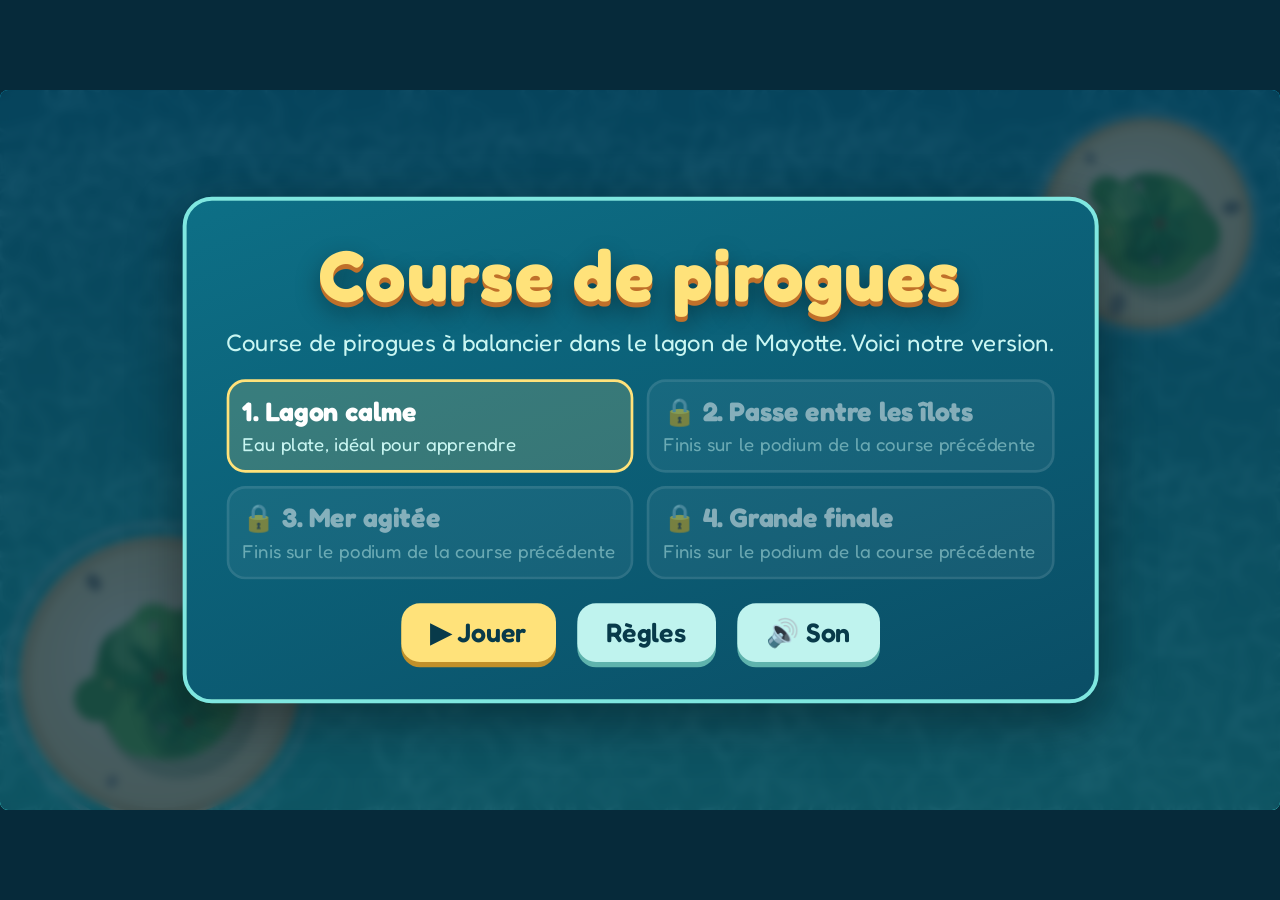
<file: jeux/games/course-de-pirogues/index.html>
<!DOCTYPE html>
<html lang="fr">
<head>
<meta charset="UTF-8">
<meta name="viewport" content="width=device-width, initial-scale=1, maximum-scale=1, user-scalable=no">
<title>Course de pirogues</title>
<link rel="preconnect" href="https://fonts.googleapis.com">
<link href="https://fonts.googleapis.com/css2?family=Fredoka:wght@400;600;700&display=swap" rel="stylesheet">
<style>
  * { box-sizing: border-box; margin: 0; padding: 0; -webkit-tap-highlight-color: transparent; }
  html, body { width: 100%; height: 100%; overflow: hidden; background: #062a3a; font-family: 'Fredoka', sans-serif; color: #fff; user-select: none; touch-action: none; }
  #stage { position: absolute; left: 0; top: 0; width: 960px; height: 540px; transform-origin: 0 0; overflow: hidden; border-radius: 6px; }
  #cv { position: absolute; left: 0; top: 0; width: 960px; height: 540px; }
  .overlay { position: absolute; inset: 0; display: none; align-items: center; justify-content: center; flex-direction: column; background: rgba(4, 40, 60, 0.72); backdrop-filter: blur(3px); text-align: center; padding: 20px; }
  .overlay.show { display: flex; animation: ovIn .3s ease-out; }
  @keyframes ovIn { from { opacity: 0; } to { opacity: 1; } }
  .overlay.show .panel { animation: panIn .4s cubic-bezier(.3,1.5,.5,1); }
  @keyframes panIn { from { transform: scale(.85) translateY(20px); opacity: 0; } to { transform: none; opacity: 1; } }
  .key { font-size: 13px; font-weight: 400; opacity: .7; }
  .panel { background: linear-gradient(160deg, #0d6f86, #0a4e66); border: 3px solid #7fe7e0; border-radius: 22px; padding: 22px 30px; box-shadow: 0 12px 40px rgba(0,0,0,.4); max-width: 760px; }
  h1 { font-size: 54px; font-weight: 700; color: #ffe27a; text-shadow: 0 4px 0 #c0702a, 0 8px 18px rgba(0,0,0,.4); letter-spacing: 1px; }
  h2 { font-size: 32px; color: #ffe27a; margin-bottom: 10px; }
  p { font-size: 18px; line-height: 1.4; margin: 6px 0; }
  .sub { color: #c9f6f2; font-size: 18px; margin: 6px 0 14px; }
  button { font-family: 'Fredoka', sans-serif; font-weight: 600; font-size: 20px; color: #083a4a; background: #ffe27a; border: none; border-radius: 14px; padding: 10px 22px; margin: 6px; cursor: pointer; box-shadow: 0 4px 0 #c0902a; transition: transform .08s; }
  button:hover { transform: translateY(-2px); }
  button:active { transform: translateY(2px); box-shadow: 0 2px 0 #c0902a; }
  button.sec { background: #bff3ee; box-shadow: 0 4px 0 #5fb3ad; }
  button:disabled { background: #6d8a92; box-shadow: 0 4px 0 #44606a; color: #2c434a; cursor: not-allowed; transform: none; }
  #courses { display: grid; grid-template-columns: 1fr 1fr; gap: 10px; margin: 12px 0; }
  .ccard { background: rgba(255,255,255,.1); border: 2px solid rgba(255,255,255,.2); border-radius: 14px; padding: 10px; cursor: pointer; text-align: left; font-size: 18px; }
  .ccard.sel { border-color: #ffe27a; background: rgba(255,226,122,.18); }
  .ccard.lock { opacity: .5; cursor: not-allowed; }
  .ccard b { font-size: 20px; display: block; }
  .ccard small { color: #c9f6f2; font-size: 14px; }
  #rules p { text-align: left; font-size: 17px; }
  #countdown { position: absolute; inset: 0; display: none; align-items: center; justify-content: center; font-size: 140px; font-weight: 700; color: #ffe27a; text-shadow: 0 6px 0 #c0702a, 0 10px 30px rgba(0,0,0,.5); pointer-events: none; }
  #countdown.show { display: flex; }
  table { margin: 10px auto; border-collapse: collapse; font-size: 20px; }
  td { padding: 5px 14px; }
  tr.me { background: rgba(255,226,122,.25); }
  .touch { position: absolute; bottom: 14px; width: 230px; height: 150px; font-size: 24px !important; border-radius: 24px; background: rgba(255,255,255,.18); border: 3px solid rgba(255,255,255,.5); display: none; align-items: center; justify-content: center; font-size: 18px; font-weight: 700; text-align: center; color: #fff; text-shadow: 0 2px 4px rgba(0,0,0,.5); }
  .touch.on { display: flex; }
  .touch.press { transform: scale(.95); }
  #btnSkip { position: absolute; right: 14px; top: 222px; display: none; font-size: 16px; padding: 6px 14px; }
  #btnSkip.on { display: block; }
  .touch.press { background: rgba(255,226,122,.45); }
  #tl { left: 14px; } #tr { right: 14px; }
  #btnPause { position: absolute; top: 10px; left: 50%; transform: translateX(-50%); display: none; font-size: 16px; padding: 4px 14px; }
  #btnPause.on { display: block; }
</style>
</head>
<body>
<div id="stage">
  <canvas id="cv"></canvas>

  <!-- Boutons tactiles -->
  <div class="touch" id="tl">◀<br>PAGAIE<br>GAUCHE</div>
  <div class="touch" id="tr">▶<br>PAGAIE<br>DROITE</div>
  <button id="btnPause" class="sec">❚❚ Pause</button>
  <button id="btnSkip" class="sec">Passer le tutoriel ▶</button>

  <div id="countdown">3</div>

  <!-- Menu principal -->
  <div class="overlay show" id="menu">
    <div class="panel">
      <h1>Course de pirogues</h1>
      <p class="sub">Course de pirogues à balancier dans le lagon de Mayotte. Voici notre version.</p>
      <div id="courses"></div>
      <button id="btnPlay">▶ Jouer</button>
      <button class="sec" id="btnRules">Règles</button>
      <button class="sec" id="btnMute">🔊 Son</button>
    </div>
  </div>

  <!-- Règles -->
  <div class="overlay" id="rules">
    <div class="panel">
      <h2>Règles</h2>
      <p>🛶 Pagaie en <b>alternant</b> gauche / droite (← →, ou Q / D, ou les gros boutons tactiles). Un bon rythme régulier = la pirogue file !</p>
      <p>↩️ Pour <b>tourner</b>, pagaie plusieurs fois du même côté : ← ← ← vire à gauche, → → → vire à droite.</p>
      <p>💪 Attention à l'<b>endurance</b> : taper trop vite fatigue et la pirogue avance moins.</p>
      <p>🟠 Passe entre chaque paire de <b>bouées</b>, dans l'ordre. La flèche indique la suivante.</p>
      <p>🪸 Évite les <b>patates de corail</b>, les <b>tortues</b>, les <b>bateaux de pêche</b> et les îlots. Les zones de <b>courant</b> te poussent sur le côté.</p>
      <p>🌊 Attrape les <b>vagues parfaites</b> dorées pour un coup de turbo !</p>
      <p>🏅 Finis sur le podium pour débloquer la course suivante. Échap / P = pause, M = son.</p>
      <button id="btnRulesBack">Retour</button>
    </div>
  </div>

  <!-- Pause -->
  <div class="overlay" id="pause">
    <div class="panel">
      <h2>Pause</h2>
      <button id="btnResume">Reprendre</button>
      <button class="sec" id="btnRestart">Recommencer</button>
      <button class="sec" id="btnQuit">Menu</button>
    </div>
  </div>

  <!-- Résultats -->
  <div class="overlay" id="results">
    <div class="panel">
      <h2 id="resTitle">Arrivée !</h2>
      <p id="resMsg"></p>
      <table id="resTable"></table>
      <button id="btnNext">Course suivante ▶</button>
      <p class="key">Entrée : continuer · Échap : menu</p>
      <button class="sec" id="btnAgain">Rejouer</button>
      <button class="sec" id="btnMenu">Menu</button>
    </div>
  </div>
</div>

<script>
// =====================================================================
//  COURSE DE PIROGUES — jeu en un seul fichier
//  Dimensions virtuelles : 960 x 540. Boucle fixe 60 Hz.
// =====================================================================

const W = 960, H = 540;
const STEP = 1 / 60;                // pas de temps fixe (60 Hz)
const SAVE_KEY = 'pirogues-v1';

const stage = document.getElementById('stage');
const cv = document.getElementById('cv');
const ctx = cv.getContext('2d');
const $ = id => document.getElementById(id);

// ---------- Mise à l'échelle (S = facteur d'échelle, DPR = densité d'écran) ----------
let S = 1, DPR = 1;
function resize() {
  DPR = Math.min(window.devicePixelRatio || 1, 2);
  S = Math.min(window.innerWidth / W, window.innerHeight / H);
  stage.style.transform = 'scale(' + S + ')';
  stage.style.left = ((window.innerWidth - W * S) / 2) + 'px';
  stage.style.top = ((window.innerHeight - H * S) / 2) + 'px';
  cv.width = Math.round(W * S * DPR);
  cv.height = Math.round(H * S * DPR);
  ctx.setTransform(S * DPR, 0, 0, S * DPR, 0, 0);
}
window.addEventListener('resize', resize);
resize();

// ---------- Sauvegarde ----------
let save = { unlocked: 0, best: {}, muted: false };
function loadSave() {
  try {
    const s = JSON.parse(localStorage.getItem(SAVE_KEY));
    if (s) save = { unlocked: s.unlocked || 0, best: s.best || {}, muted: !!s.muted };
  } catch (e) {}
}
function writeSave() {
  try { localStorage.setItem(SAVE_KEY, JSON.stringify(save)); } catch (e) {}
}
loadSave();

// ---------- Outils ----------
// Générateur aléatoire "à graine" : la même course est toujours identique
function makeRng(seed) {
  return function () {
    seed |= 0; seed = seed + 0x6D2B79F5 | 0;
    let t = Math.imul(seed ^ seed >>> 15, 1 | seed);
    t = t + Math.imul(t ^ t >>> 7, 61 | t) ^ t;
    return ((t ^ t >>> 14) >>> 0) / 4294967296;
  };
}
const clamp = (v, a, b) => Math.max(a, Math.min(b, v));
const dist = (ax, ay, bx, by) => Math.hypot(ax - bx, ay - by);
function angleDiff(a, b) { let d = b - a; while (d > Math.PI) d -= 2 * Math.PI; while (d < -Math.PI) d += 2 * Math.PI; return d; }

// =====================================================================
//  SONS (WebAudio, tout est synthétisé)
// =====================================================================
let AC = null, master = null, ambGain = null;
function audioInit() {
  if (AC) { if (AC.state === 'suspended') AC.resume(); return; }
  try {
    AC = new (window.AudioContext || window.webkitAudioContext)();
    master = AC.createGain();
    master.gain.value = save.muted ? 0 : 0.6;
    master.connect(AC.destination);
    // Ambiance de vagues : bruit filtré dont le volume ondule doucement
    const buf = noiseBuffer(2);
    const src = AC.createBufferSource(); src.buffer = buf; src.loop = true;
    const lp = AC.createBiquadFilter(); lp.type = 'lowpass'; lp.frequency.value = 500;
    ambGain = AC.createGain(); ambGain.gain.value = 0.0;
    const lfo = AC.createOscillator(); lfo.frequency.value = 0.15;
    const lfoG = AC.createGain(); lfoG.gain.value = 0.05;
    lfo.connect(lfoG); lfoG.connect(ambGain.gain);
    src.connect(lp); lp.connect(ambGain); ambGain.connect(master);
    src.start(); lfo.start();
  } catch (e) { AC = null; }
}
function noiseBuffer(sec) {
  const b = AC.createBuffer(1, AC.sampleRate * sec, AC.sampleRate);
  const d = b.getChannelData(0);
  for (let i = 0; i < d.length; i++) d[i] = Math.random() * 2 - 1;
  return b;
}
let _noise = null;
// Plouf de pagaie
function sndSplash(power) {
  if (!AC) return;
  if (!_noise) _noise = noiseBuffer(0.5);
  const s = AC.createBufferSource(); s.buffer = _noise;
  const f = AC.createBiquadFilter(); f.type = 'bandpass'; f.frequency.value = 900 + Math.random() * 600; f.Q.value = 0.8;
  const g = AC.createGain(); const t = AC.currentTime;
  g.gain.setValueAtTime(0.0001, t);
  g.gain.exponentialRampToValueAtTime(0.25 * power + 0.05, t + 0.02);
  g.gain.exponentialRampToValueAtTime(0.0001, t + 0.25);
  s.connect(f); f.connect(g); g.connect(master);
  s.start(t); s.stop(t + 0.3);
}
// Petit son simple (bip, choc, etc.)
function tone(freq, dur, type, vol, slide) {
  if (!AC) return;
  const o = AC.createOscillator(); const g = AC.createGain(); const t = AC.currentTime;
  o.type = type || 'sine'; o.frequency.setValueAtTime(freq, t);
  if (slide) o.frequency.exponentialRampToValueAtTime(slide, t + dur);
  g.gain.setValueAtTime(vol || 0.2, t);
  g.gain.exponentialRampToValueAtTime(0.0001, t + dur);
  o.connect(g); g.connect(master); o.start(t); o.stop(t + dur + 0.05);
}
// ---------- Musique douce (arpèges pentatoniques, programmés à l'avance sur l'horloge audio) ----------
let musicGain = null, musicNext = 0, musicStep = 0;
const MUSIC_BPM = 96;
const MEL = [0, 2, 4, 7, 9, 7, 4, 2];           // degrés d'une gamme pentatonique (demi-tons)
const CHORDS = [0, -3, 5, 7];                   // basse : une note par mesure
function musicTick() {
  if (!AC || AC.state !== 'running') return;
  if (!musicGain) { musicGain = AC.createGain(); musicGain.gain.value = 0.11; musicGain.connect(master); }
  const playing = state.screen === 'game' && !state.paused;
  musicGain.gain.setTargetAtTime(playing ? 0.11 : 0.0, AC.currentTime, 0.3);
  if (!playing) { musicNext = 0; return; }
  const stepDur = 60 / MUSIC_BPM / 2;             // croches
  if (musicNext < AC.currentTime) musicNext = AC.currentTime + 0.05;
  while (musicNext < AC.currentTime + 0.2) {
    const bar = Math.floor(musicStep / 8) % 4, k = musicStep % 8;
    const root = 261.63 * Math.pow(2, CHORDS[bar] / 12);
    if (k === 0 || k === 4) note(root / 2, 0.5, 'triangle', 0.5, musicNext);
    if (k % 2 === 0 || Math.random() < 0.4) note(root * Math.pow(2, MEL[(k + bar * 2) % 8] / 12), 0.22, 'sine', 0.25, musicNext);
    musicNext += stepDur; musicStep++;
  }
}
function note(f, dur, type, vol, t) {
  const o = AC.createOscillator(), g = AC.createGain();
  o.type = type; o.frequency.value = f;
  g.gain.setValueAtTime(0.0001, t); g.gain.exponentialRampToValueAtTime(vol, t + 0.02); g.gain.exponentialRampToValueAtTime(0.0001, t + dur);
  o.connect(g); g.connect(musicGain); o.start(t); o.stop(t + dur + 0.05);
}

function sndBump() { tone(140, 0.25, 'sine', 0.4, 50); tone(90, 0.2, 'triangle', 0.2, 40); }
function sndBeep(hi) { tone(hi ? 880 : 520, hi ? 0.5 : 0.18, 'square', 0.12); }
function sndGate() { tone(660, 0.12, 'triangle', 0.15); setTimeout(() => tone(990, 0.15, 'triangle', 0.12), 70); }
function sndStreak() { [784, 988, 1175].forEach((f, i) => setTimeout(() => tone(f, 0.16, 'triangle', 0.12), i * 70)); }
function sndBoost() { tone(300, 0.5, 'sawtooth', 0.08, 1200); }
function sndWin() { [523, 659, 784, 1046].forEach((f, i) => setTimeout(() => tone(f, 0.35, 'triangle', 0.18), i * 140)); }
function sndLose() { [440, 392, 330].forEach((f, i) => setTimeout(() => tone(f, 0.35, 'triangle', 0.15), i * 180)); }
function setMuted(m) {
  save.muted = m; writeSave();
  if (master) master.gain.value = m ? 0 : 0.6;
  $('btnMute').textContent = m ? '🔇 Muet' : '🔊 Son';
}

// =====================================================================
//  LES COURSES (difficulté croissante)
// =====================================================================
const COURSES = [
  { name: 'Lagon calme', desc: 'Eau plate, idéal pour apprendre', seed: 11, gates: 9, spacing: 520, amp: 160, gateW: 230,
    islets: 4, corals: 5, turtles: 3, boats: 0, currents: 0, waves: 0, rings: 3, ai: [0.62, 0.70, 0.78], passe: false },
  { name: 'Passe entre les îlots', desc: 'Îlots serrés et courants', seed: 27, gates: 11, spacing: 520, amp: 260, gateW: 200,
    islets: 9, corals: 10, turtles: 4, boats: 1, currents: 3, waves: 0, rings: 3, ai: [0.72, 0.79, 0.85], passe: true },
  { name: 'Mer agitée', desc: 'Houle, courants et bateaux de pêche', seed: 43, gates: 12, spacing: 540, amp: 280, gateW: 190,
    islets: 7, corals: 12, turtles: 4, boats: 3, currents: 3, waves: 1, rings: 4, ai: [0.80, 0.86, 0.91], passe: false },
  // Finale rééquilibrée : avant, l'adversaire le plus fort (1.08) allait aussi vite qu'un joueur parfait
  // et l'« élastique » l'accélérait encore → presque impossible à gagner. Désormais un bon joueur peut gagner.
  { name: 'Grande finale', desc: 'Tout le lagon contre toi !', seed: 71, gates: 14, spacing: 540, amp: 300, gateW: 190,
    islets: 10, corals: 13, turtles: 5, boats: 3, currents: 4, waves: 1.1, rings: 5, ai: [0.84, 0.89, 0.94], passe: true },
];

// Les 4 pirogues (couleurs peintes)
const CREWS = [
  { name: 'Toi', hull: '#e8463a', stripe: '#ffd23f', shirt: '#ffffff' },
  { name: 'Pirogue verte', hull: '#2fa84f', stripe: '#ffffff', shirt: '#ffe27a' },
  { name: 'Pirogue bleue', hull: '#2f5fd0', stripe: '#ffd23f', shirt: '#ff9f43' },
  { name: 'Pirogue violette', hull: '#9b45c9', stripe: '#7fe7e0', shirt: '#ffffff' },
];

// =====================================================================
//  ÉTAT GLOBAL DU JEU
// =====================================================================
let state = {
  screen: 'menu',        // 'menu' | 'game'
  paused: false,
  phase: 'countdown',    // 'countdown' | 'race' | 'done'
  courseIndex: 0,
  t: 0,                  // temps qui passe (animations)
  raceTime: 0,
  countdown: 0,
  boats: [], player: null,
  gates: [], islets: [], corals: [], turtles: [], dolphins: [], fishers: [], currents: [], rings: [], deeps: [],
  particles: [],
  cam: { x: 0, y: 0 },
  msg: { text: '', t: 0 },
  finishOrder: [],
  endTimer: 0,
  input: [],             // coups de pagaie en attente ('L' ou 'R')
  streak: 0,             // coups « bon rythme » d'affilée (encouragements)
  tuto: null,            // tutoriel en cours : { step, n } ou null
  confetti: [],          // confettis de célébration (en coordonnées écran)
  ringFx: [],            // anneaux lumineux au passage des bouées
};
let resultsTimer = null;   // délai d'affichage des résultats (annulé si on relance une course)

// ---------- Tutoriel interactif (une fois, mémorisé sous une clé à part) ----------
const TUTO_KEY = 'pirogues-tuto-v1';
function tutoDone() { try { return localStorage.getItem(TUTO_KEY) === '1'; } catch (e) { return true; } }
function endTuto() {
  if (!state.tuto) return;
  try { localStorage.setItem(TUTO_KEY, '1'); } catch (e) {}
  state.tuto = null;
  $('btnSkip').classList.remove('on');
  if (state.phase === 'race') showMsg('Bien joué ! À toi la course !', 2);
}
// Textes des étapes du tutoriel
const TUTO_STEPS = [
  'Alterne ← → (gauche, droite…) pour avancer',
  'Pour tourner : plusieurs coups du MÊME côté (← ← ← ou → → →)',
  'Passe entre les deux bouées orange !'
];
let selectedCourse = Math.min(save.unlocked, COURSES.length - 1);

// ---------- Construction d'une course ----------
function buildCourse(c) {
  const rnd = makeRng(c.seed);
  const gates = [];
  const phase = rnd() * 6;
  // Les bouées forment un chemin sinueux qui monte vers le nord (y négatif)
  for (let i = 0; i < c.gates; i++) {
    const y = -300 - i * c.spacing;
    const x = Math.sin(i * 0.9 + phase) * c.amp + Math.sin(i * 2.3 + phase * 2) * c.amp * 0.3;
    gates.push({ x, y, w: i === c.gates - 1 ? c.gateW + 60 : c.gateW, dirX: 0, dirY: -1 });
  }
  // Direction de chaque porte = direction moyenne du chemin à cet endroit
  for (let i = 0; i < gates.length; i++) {
    const a = i > 0 ? gates[i - 1] : { x: 0, y: 0 };
    const b = i < gates.length - 1 ? gates[i + 1] : { x: gates[i].x, y: gates[i].y - 300 };
    const dx = b.x - a.x, dy = b.y - a.y, L = Math.hypot(dx, dy);
    gates[i].dirX = dx / L; gates[i].dirY = dy / L;
  }
  const path = [{ x: 0, y: 200 }, { x: 0, y: 0 }].concat(gates.map(g => ({ x: g.x, y: g.y })));
  path.push({ x: gates[gates.length - 1].x, y: gates[gates.length - 1].y - 400 });

  // Distance d'un point au chemin (pour placer les obstacles intelligemment)
  function distPath(px, py) {
    let best = 1e9;
    for (let i = 0; i < path.length - 1; i++) {
      const a = path[i], b = path[i + 1];
      const vx = b.x - a.x, vy = b.y - a.y;
      const t = clamp(((px - a.x) * vx + (py - a.y) * vy) / (vx * vx + vy * vy), 0, 1);
      best = Math.min(best, dist(px, py, a.x + vx * t, a.y + vy * t));
    }
    return best;
  }
  const totalLen = c.gates * c.spacing;

  // Îlots de sable avec palmiers, sur les côtés du parcours
  const islets = [];
  let tries = 0;
  while (islets.length < c.islets && tries++ < 600) {
    const r = 55 + rnd() * 80;
    const y = -200 - rnd() * totalLen;
    // On prend la position x du chemin à cette hauteur, puis on décale sur un côté
    const gi = clamp(Math.round((-y - 300) / c.spacing), 0, gates.length - 1);
    const side = rnd() < 0.5 ? -1 : 1;
    const off = c.passe ? c.gateW * 0.5 + r + 50 + rnd() * 60 : c.gateW * 0.5 + r + 120 + rnd() * 260;
    const x = gates[gi].x + side * off;
    if (distPath(x, y) < r + c.gateW * 0.45 + 30) continue;
    if (islets.some(o => dist(o.x, o.y, x, y) < o.r + r + 40)) continue;
    const palms = [];
    const np = 1 + Math.floor(rnd() * 3 + r / 60);
    for (let k = 0; k < np; k++) palms.push({ a: rnd() * 6.28, d: rnd() * r * 0.45, s: 0.8 + rnd() * 0.5, rot: rnd() * 6.28 });
    islets.push({ x, y, r, palms, wob: rnd() * 10 });
  }
  // Îlots décoratifs lointains
  for (let k = 0; k < 8; k++) {
    const y = -rnd() * totalLen;
    const x = (rnd() < 0.5 ? -1 : 1) * (c.amp + 600 + rnd() * 300);
    const r = 70 + rnd() * 90;
    islets.push({ x, y, r, palms: [{ a: 0, d: 0, s: 1.1, rot: rnd() * 6 }, { a: 2, d: r * 0.3, s: 0.9, rot: rnd() * 6 }], wob: rnd() * 10 });
  }

  // Patates de corail : près du chemin, mais pas au centre des portes
  const corals = [];
  tries = 0;
  while (corals.length < c.corals && tries++ < 1000) {
    const gi = 1 + Math.floor(rnd() * (gates.length - 1));
    const a = gates[gi - 1], b = gates[gi];
    const t = 0.25 + rnd() * 0.5;
    const x = a.x + (b.x - a.x) * t + (rnd() - 0.5) * c.gateW * 1.2;
    const y = a.y + (b.y - a.y) * t;
    if (gates.some(g => dist(g.x, g.y, x, y) < 110)) continue;
    if (corals.some(o => dist(o.x, o.y, x, y) < 70)) continue;
    if (islets.some(o => dist(o.x, o.y, x, y) < o.r + 40)) continue;
    const blobs = [];
    for (let k = 0; k < 6; k++) blobs.push({ a: rnd() * 6.28, d: rnd() * 10, r: 6 + rnd() * 8, col: ['#ff7f7f', '#ffb36b', '#d97be0', '#f7e27a', '#7fd48f'][Math.floor(rnd() * 5)] });
    corals.push({ x, y, r: 20 + rnd() * 10, blobs });
  }
  // Coraux décoratifs (sans collision) un peu partout au fond
  const deco = [];
  for (let k = 0; k < 60; k++) {
    const y = 200 - rnd() * (totalLen + 400);
    const x = (rnd() - 0.5) * (c.amp * 2 + 1200);
    if (distPath(x, y) < c.gateW * 0.6) continue;
    deco.push({ x, y, r: 6 + rnd() * 14, col: ['#ff9a9a', '#ffc48b', '#e19ae8', '#9ee6a9'][Math.floor(rnd() * 4)] });
  }

  // Zones profondes (bleu foncé) ; dans les passes, une bande profonde suit le chemin
  const deeps = [];
  for (let k = 0; k < 10; k++) deeps.push({ x: (rnd() < 0.5 ? -1 : 1) * (c.amp + 350 + rnd() * 500), y: -rnd() * totalLen, r: 250 + rnd() * 250 });
  if (c.passe) for (let i = 1; i < gates.length; i += 2) deeps.push({ x: gates[i].x, y: gates[i].y, r: 200 });

  // Tortues : nagent lentement autour d'un point
  const turtles = [];
  for (let k = 0; k < c.turtles; k++) {
    const gi = 1 + Math.floor(rnd() * (gates.length - 1));
    const g = gates[gi];
    turtles.push({ cx: g.x + (rnd() - 0.5) * 200, cy: g.y + 150 + rnd() * 200, x: 0, y: 0, a: rnd() * 6.28, ph: rnd() * 6.28, sp: 0.25 + rnd() * 0.2, rad: 60 + rnd() * 60, r: 13, hit: 0 });
  }
  // Dauphins : décoratifs, ils sautent en groupe sur les côtés
  const dolphins = [];
  for (let k = 0; k < 3; k++) dolphins.push({ x: (rnd() < 0.5 ? -1 : 1) * (c.amp + 250), y: -rnd() * totalLen, vy: -60 - rnd() * 40, ph: rnd() * 6 });

  // Bateaux de pêche qui traversent le parcours
  const fishers = [];
  for (let k = 0; k < c.boats; k++) {
    const gi = 2 + Math.floor(rnd() * (gates.length - 3));
    const y = (gates[gi].y + gates[gi - 1].y) / 2;
    fishers.push({ y, x: gates[gi].x + (rnd() - 0.5) * 600, vx: (rnd() < 0.5 ? -1 : 1) * (70 + rnd() * 50), cx: gates[gi].x, span: 700, r: 28, col: ['#ffffff', '#ffd23f', '#7fe7e0'][k % 3] });
  }

  // Zones de courant qui poussent sur le côté
  const currents = [];
  for (let k = 0; k < c.currents; k++) {
    const gi = 2 + Math.floor(rnd() * (gates.length - 3));
    const a = gates[gi - 1], b = gates[gi];
    currents.push({ x: (a.x + b.x) / 2 - 300, y: (a.y + b.y) / 2 - 110, w: 600, h: 220, fx: (rnd() < 0.5 ? -1 : 1) * (45 + rnd() * 30) });
  }

  // Vagues parfaites (bonus turbo)
  const rings = [];
  for (let k = 0; k < c.rings; k++) {
    const gi = 1 + Math.floor((k + 0.5) / c.rings * (gates.length - 1));
    const a = gates[gi - 1], b = gates[gi];
    rings.push({ x: (a.x + b.x) / 2 + (rnd() - 0.5) * 80, y: (a.y + b.y) / 2, taken: {} });
  }

  return { gates, islets, corals, deco, deeps, turtles, dolphins, fishers, currents, rings, path };
}

// ---------- Création d'une pirogue ----------
function makeBoat(i, x, y, skill) {
  return {
    id: i, crew: CREWS[i], ai: i !== 0, skill: skill || 1,
    x, y, a: 0,            // a = cap (0 = vers le haut)
    v: 0, w: 0,            // vitesse et vitesse de rotation
    dx: 0, dy: 0,          // dérive (chocs, courants)
    stamina: 1,
    lastSide: null, lastStroke: -9,
    stroke: { side: 'L', t: 1 },   // animation de pagaie
    gate: 0, prevS: -1,
    finished: false, finishTime: 0,
    boost: 0, bumpCd: 0,
    trail: [],
    aiTimer: 0.5 + Math.random() * 0.3,
    quality: 0,
  };
}

// =====================================================================
//  DÉMARRER UNE COURSE
// =====================================================================
function startCourse(i) {
  i = clamp(i | 0, 0, COURSES.length - 1);
  audioInit();
  clearTimeout(resultsTimer); resultsTimer = null;   // évite que l'ancien écran de résultats réapparaisse
  const c = COURSES[i];
  const world = buildCourse(c);
  Object.assign(state, world);
  state.courseIndex = i;
  state.course = c;
  state.screen = 'game';
  state.paused = false;
  state.phase = 'countdown';
  state.countdown = 3.0001;
  state.raceTime = 0;
  state.particles = [];
  state.finishOrder = [];
  state.endTimer = 0;
  state.input = [];
  state.msg = { text: '', t: 0 };
  state.streak = 0; state.confetti = []; state.ringFx = [];
  state.tuto = (i === 0 && !tutoDone()) ? { step: 0, n: 0 } : null;
  $('btnSkip').classList.toggle('on', !!state.tuto);
  state.boats = [];
  // Ligne de départ : 4 pirogues côte à côte (le joueur en 2e position)
  const xs = [-45, -135, 45, 135];
  const order = [0, 1, 2, 3];
  order.forEach((k, j) => state.boats.push(makeBoat(k, xs[j], 150, k ? c.ai[k - 1] : 1)));
  state.player = state.boats[0];
  state.cam.x = state.player.x; state.cam.y = state.player.y - 90;
  hideAll();
  // boutons de pagaie seulement sur écran tactile
  if (window.matchMedia('(pointer: coarse)').matches) { $('tl').classList.add('on'); $('tr').classList.add('on'); }
  $('btnPause').classList.add('on');
  if (ambGain) ambGain.gain.value = 0.08 + c.waves * 0.04;
  $('countdown').textContent = '3';
  if (document.activeElement && document.activeElement.blur) document.activeElement.blur();
}

// =====================================================================
//  COUP DE PAGAIE (même règle pour le joueur et l'ordinateur)
// =====================================================================
function doStroke(b, side) {
  const now = state.raceTime;
  const dt = now - b.lastStroke;
  const same = side === b.lastSide;
  // 1) Qualité du rythme
  let q;
  if (same) q = 0.45;                       // même côté : on tourne surtout
  else if (dt < 0.16) q = 0.35;             // trop vite : gaspillage
  else if (dt < 0.24) q = 0.75;
  else if (dt <= 0.55) q = 1;               // rythme parfait
  else if (dt <= 0.9) q = 0.85;
  else q = 0.65;                            // reprise après une pause
  // 2) Endurance : chaque coup coûte, encore plus si trop rapide
  b.stamina -= 0.05 + (dt < 0.18 ? 0.07 : 0);
  b.stamina = clamp(b.stamina, 0, 1);
  const sf = 0.3 + 0.7 * b.stamina;
  // 3) Poussée vers l'avant
  b.v += 40 * q * sf * (b.ai ? b.skill : 1);
  // 4) Rotation : ← fait virer à gauche, → à droite. Fort si on répète le même côté.
  const turn = same ? 1.25 : 0.3;
  b.w += (side === 'L' ? -1 : 1) * turn;
  b.lastSide = side; b.lastStroke = now;
  b.stroke = { side, t: 0 };
  b.quality = same ? -1 : q;
  if (!b.ai) playerStrokeFeedback(same, q);
  // Éclaboussures
  const hx = Math.sin(b.a), hy = -Math.cos(b.a);   // vecteur avant
  const px = Math.cos(b.a), py = Math.sin(b.a);    // vecteur droite
  const s = side === 'L' ? -1 : 1;
  const sx = b.x + px * s * 22 - hx * 4, sy = b.y + py * s * 22 - hy * 4;
  for (let k = 0; k < 7; k++) spawnParticle(sx, sy, -hx * 60 + (Math.random() - 0.5) * 70, -hy * 60 + (Math.random() - 0.5) * 70, 0.5, 'splash');
  if (!b.ai) sndSplash(q * sf);
  else if (dist(b.x, b.y, state.player.x, state.player.y) < 300 && Math.random() < 0.3) sndSplash(0.15);
}

// Encouragements (série de bons coups) et progression du tutoriel
function playerStrokeFeedback(same, q) {
  if (!same && q >= 1) {
    state.streak++;
    if (state.streak % 10 === 0) {
      const words = ['Super rythme !', 'Quelle cadence !', 'Tu voles sur l’eau !', 'Champion !'];
      showMsg(words[Math.min(words.length - 1, state.streak / 10 - 1)] + ' x' + state.streak, 1.4);
      sndStreak();
    }
  } else if (!same && q < 0.5) state.streak = 0;
  const tu = state.tuto;
  if (!tu) return;
  if (tu.step === 0 && !same) { if (++tu.n >= 6) { tu.step = 1; tu.n = 0; sndGate(); } }
  else if (tu.step === 1 && same) { if (++tu.n >= 3) { tu.step = 2; tu.n = 0; sndGate(); } }
}

function spawnParticle(x, y, vx, vy, life, kind) {
  if (state.particles.length > 400) return;
  state.particles.push({ x, y, vx, vy, life, max: life, kind });
}
function showMsg(text, t) { state.msg = { text, t: t || 1.5 }; }

// ---------- Intelligence des pirogues adverses ----------
function aiThink(b, dt) {
  if (b.finished) { b.v *= 0.98; return; }
  const g = state.gates[Math.min(b.gate, state.gates.length - 1)];
  // Point visé : un peu avant le centre de la porte suivante
  let tx = g.x, ty = g.y;
  // Évitement simple des obstacles devant
  const hx = Math.sin(b.a), hy = -Math.cos(b.a);
  let avoid = 0;
  const check = (o, r) => {
    const rx = o.x - b.x, ry = o.y - b.y;
    const ahead = rx * hx + ry * hy;
    if (ahead < 0 || ahead > 160) return;
    const lat = rx * Math.cos(b.a) + ry * Math.sin(b.a);
    if (Math.abs(lat) < r + 25) avoid += lat > 0 ? -1 : 1;
  };
  state.corals.forEach(o => check(o, o.r));
  state.turtles.forEach(o => check(o, o.r));
  state.islets.forEach(o => check(o, o.r * 0.9));
  const desired = Math.atan2(tx - b.x, -(ty - b.y)) + avoid * 0.6;
  const diff = angleDiff(b.a, desired);
  b.aiTimer -= dt;
  if (b.aiTimer <= 0) {
    // Rythme : plus l'IA est forte, plus elle pagaie vite et régulièrement
    // Petit "élastique" : un adversaire très loin devant ralentit un peu, très loin derrière accélère
    const gap = progress(b) - progress(state.player);
    const rubber = clamp(1 - gap / 6000, 0.85, 1.06);
    let interval = 0.36 / (b.skill * rubber) + (Math.random() - 0.5) * 0.08;
    if (state.tuto) interval *= 1.6;          // pendant le tutoriel, les adversaires sont plus lents
    if (b.stamina < 0.3) interval += 0.15;
    b.aiTimer = interval;
    let side;
    if (Math.abs(diff) > 0.22) side = diff < 0 ? 'L' : 'R';   // virage : même côté
    else side = b.lastSide === 'L' ? 'R' : 'L';               // tout droit : alternance
    doStroke(b, side);
  }
}

// Avancement d'une pirogue (pour le classement)
function progress(b) {
  if (b.finished) return 1e7 - b.finishTime;
  const g = state.gates[Math.min(b.gate, state.gates.length - 1)];
  return b.gate * 100000 - dist(b.x, b.y, g.x, g.y);
}
function ranking() { return state.boats.slice().sort((a, b) => progress(b) - progress(a)); }

// =====================================================================
//  MISE À JOUR (appelée 60 fois par seconde)
// =====================================================================
function tick(dt) {
  state.t += dt;
  // Confettis (en coordonnées écran) : ils tombent même pendant l'écran des résultats
  if (state.confetti.length && !state.paused) {
    state.confetti.forEach(c => { c.x += c.vx * dt + Math.sin(state.t * 3 + c.r) * 0.6; c.y += c.vy * dt; c.r += dt * 6; c.life -= dt; });
    state.confetti = state.confetti.filter(c => c.life > 0 && c.y < H + 20);
  }
  if (state.screen !== 'game' || state.paused) return;

  // Compte à rebours 3-2-1
  if (state.phase === 'countdown') {
    const before = Math.ceil(state.countdown);
    state.countdown -= dt;
    const after = Math.ceil(state.countdown);
    const cd = $('countdown');
    if (state.countdown > 0) {
      cd.classList.add('show'); cd.textContent = after;
      if (after !== before) sndBeep(false);
    } else {
      state.phase = 'race';
      cd.textContent = 'Partez !'; sndBeep(true);
      setTimeout(() => cd.classList.remove('show'), 700);
      state.input = [];
    }
    updateWorld(dt, false);
    return;
  }

  state.raceTime += dt;
  if (state.raceTime > 0.8) $('countdown').classList.remove('show');   // cache « Partez ! »

  // Coups de pagaie du joueur
  const p = state.player;
  while (state.input.length) { const s = state.input.shift(); if (!p.finished) doStroke(p, s); }
  // IA
  state.boats.forEach(b => { if (b.ai) aiThink(b, dt); });

  updateWorld(dt, true);

  // Fin de course
  if (state.phase === 'race') {
    if (p.finished) endRace();
    else if (state.finishOrder.length >= 3) {
      state.endTimer += dt;
      if (state.endTimer > 25) endRace();   // on n'attend pas éternellement
    }
  }
  if (state.msg.t > 0) state.msg.t -= dt;
  state.ringFx.forEach(r => r.t += dt);
  state.ringFx = state.ringFx.filter(r => r.t < 0.8);
}

function updateWorld(dt, racing) {
  const t = state.t;
  // Animaux et bateaux
  state.turtles.forEach(o => {
    o.ph += o.sp * dt;
    o.x = o.cx + Math.cos(o.ph) * o.rad; o.y = o.cy + Math.sin(o.ph * 1.3) * o.rad * 0.6;
    o.a = Math.atan2(-Math.sin(o.ph) * o.rad, -(Math.cos(o.ph * 1.3) * 1.3 * o.rad * 0.6)) + Math.PI;
    if (o.hit > 0) o.hit -= dt;
  });
  state.dolphins.forEach(o => {
    o.y += o.vy * dt; o.ph += dt;
    const top = state.gates[state.gates.length - 1].y - 600;
    if (o.y < top) o.y = 400;
  });
  state.fishers.forEach(o => {
    o.x += o.vx * dt;
    if (o.x > o.cx + o.span) o.vx = -Math.abs(o.vx);
    if (o.x < o.cx - o.span) o.vx = Math.abs(o.vx);
    if (Math.random() < 0.3) spawnParticle(o.x - Math.sign(o.vx) * 30, o.y + (Math.random() - 0.5) * 10, -o.vx * 0.2, (Math.random() - 0.5) * 20, 1.2, 'foam');
  });

  state.boats.forEach(b => {
    // Endurance qui revient doucement
    b.stamina = clamp(b.stamina + 0.22 * dt, 0, 1);
    if (b.stroke.t < 1) b.stroke.t += dt * 3.2;
    if (!racing) return;

    // Turbo "vague parfaite"
    if (b.boost > 0) { b.boost -= dt; b.v += 160 * dt; if (Math.random() < 0.5) spawnParticle(b.x + (Math.random() - 0.5) * 20, b.y + (Math.random() - 0.5) * 20, 0, 0, 0.6, 'gold'); }
    // Frottement de l'eau
    b.v *= Math.exp(-0.45 * dt);
    b.v = clamp(b.v, 0, b.boost > 0 ? 360 : 290);
    b.a += b.w * dt;
    b.w *= Math.exp(-3.5 * dt);
    b.dx *= Math.exp(-2 * dt); b.dy *= Math.exp(-2 * dt);
    const hx = Math.sin(b.a), hy = -Math.cos(b.a);
    let mx = hx * b.v + b.dx, my = hy * b.v + b.dy;
    // Courants
    state.currents.forEach(c => { if (b.x > c.x && b.x < c.x + c.w && b.y > c.y && b.y < c.y + c.h) mx += c.fx; });
    // Houle (mer agitée)
    if (state.course.waves) mx += Math.sin(t * 1.2 + b.y * 0.006) * 30 * state.course.waves;
    b.x += mx * dt; b.y += my * dt;
    if (b.bumpCd > 0) b.bumpCd -= dt;

    // ---- Collisions ----
    const bump = (ox, oy, r, label, soft) => {
      const d = dist(b.x, b.y, ox, oy);
      if (d < r + 14 && d > 0) {
        const nx = (b.x - ox) / d, ny = (b.y - oy) / d;
        b.x = ox + nx * (r + 14); b.y = oy + ny * (r + 14);
        if (b.bumpCd <= 0) {
          b.v *= soft ? 0.6 : 0.35; b.dx += nx * 90; b.dy += ny * 90; b.bumpCd = 0.6;
          for (let k = 0; k < 10; k++) spawnParticle(b.x - nx * 14, b.y - ny * 14, (Math.random() - 0.5) * 120, (Math.random() - 0.5) * 120, 0.5, 'splash');
          if (!b.ai) { sndBump(); if (label) showMsg(label, 1.6); }
        }
        return true;
      }
      return false;
    };
    state.islets.forEach(o => bump(o.x, o.y, o.r * 0.82, 'Ouch, du sable !', true));
    state.corals.forEach(o => bump(o.x, o.y, o.r, 'Aïe, le corail !'));
    state.turtles.forEach(o => { if (bump(o.x, o.y, o.r, 'Attention aux tortues !')) o.hit = 1; });
    state.fishers.forEach(o => bump(o.x, o.y, o.r, 'Gare au bateau de pêche !'));
    // Entre pirogues : on se repousse doucement
    state.boats.forEach(o => {
      if (o === b) return;
      const d = dist(b.x, b.y, o.x, o.y);
      if (d < 30 && d > 0) { const nx = (b.x - o.x) / d, ny = (b.y - o.y) / d; b.x += nx * (30 - d) / 2; b.y += ny * (30 - d) / 2; b.v *= 0.98; }
    });
    // Vagues parfaites
    state.rings.forEach(r => {
      if (!r.taken[b.id] && dist(b.x, b.y, r.x, r.y) < 38) {
        r.taken[b.id] = true; b.boost = 2.2;
        if (!b.ai) { sndBoost(); showMsg('Vague parfaite ! Turbo !', 1.5); }
      }
    });

    // ---- Passage des portes (bouées) ----
    if (b.gate < state.gates.length) {
      const g = state.gates[b.gate];
      const s = (b.x - g.x) * g.dirX + (b.y - g.y) * g.dirY;          // devant/derrière la porte
      const lat = (b.x - g.x) * -g.dirY + (b.y - g.y) * g.dirX;       // écart latéral
      if (b.prevS < 0 && s >= 0 && Math.abs(lat) < g.w / 2) {
        b.gate++;
        if (b.gate >= state.gates.length) {
          b.finished = true; b.finishTime = state.raceTime;
          state.finishOrder.push(b);
          if (!b.ai) {} else if (state.finishOrder.length === 1) showMsg(b.crew.name + ' a fini !', 1.5);
        } else if (!b.ai) {
          sndGate();
          state.ringFx.push({ x: g.x, y: g.y, t: 0 });
          if (state.tuto && state.tuto.step === 2) endTuto();
        }
        b.prevS = -1;
      } else b.prevS = s;
    }

    // Sillage
    b.trail.push({ x: b.x - hx * 22, y: b.y - hy * 22, a: b.a, life: 1.2, v: b.v });
    if (b.trail.length > 70) b.trail.shift();
  });
  state.boats.forEach(b => b.trail.forEach(p => p.life -= dt));

  // Particules
  state.particles.forEach(p => { p.x += p.vx * dt; p.y += p.vy * dt; p.vx *= 0.94; p.vy *= 0.94; p.life -= dt; });
  state.particles = state.particles.filter(p => p.life > 0);

  // Caméra : suit le joueur en regardant un peu devant lui
  const p = state.player;
  const tx = p.x + Math.sin(p.a) * 80, ty = p.y - Math.cos(p.a) * 80 - 40;
  state.cam.x += (tx - state.cam.x) * Math.min(1, dt * 3);
  state.cam.y += (ty - state.cam.y) * Math.min(1, dt * 3);
}

// ---------- Fin de course ----------
function endRace() {
  state.phase = 'done';
  const rank = ranking();
  // Ceux qui ont fini d'abord (dans l'ordre), puis les autres selon leur avancement
  const order = state.finishOrder.slice();
  rank.forEach(b => { if (!order.includes(b)) order.push(b); });
  const pos = order.indexOf(state.player) + 1;
  const i = state.courseIndex;
  if (!save.best[i] || pos < save.best[i]) save.best[i] = pos;
  let unlockedNew = false;
  if (pos <= 3 && i + 1 < COURSES.length && save.unlocked < i + 1) { save.unlocked = i + 1; unlockedNew = true; }
  writeSave();
  pos <= 3 ? sndWin() : sndLose();
  if (pos <= 3) launchConfetti(pos === 1 ? 160 : 90);
  if (state.tuto) endTuto();

  const medals = ['🥇', '🥈', '🥉', ''];
  $('resTitle').textContent = pos === 1 ? '🥇 Victoire !' : pos <= 3 ? medals[pos - 1] + ' Sur le podium !' : 'Raté de peu…';
  let m = 'Tu termines ' + (pos === 1 ? '1er' : pos + 'e') + ' sur 4.';
  if (unlockedNew) m += ' Nouvelle course débloquée : ' + COURSES[i + 1].name + ' !';
  else if (pos > 3) m += ' Finis dans les 3 premiers pour débloquer la suite.';
  $('resMsg').textContent = m;
  $('resTable').innerHTML = order.map((b, k) =>
    '<tr class="' + (b.ai ? '' : 'me') + '"><td>' + (medals[k] || (k + 1) + 'e') + '</td><td style="color:' + b.crew.hull + ';font-weight:700">■</td><td>' + b.crew.name +
    '</td><td>' + (b.finished ? fmtTime(b.finishTime) : '—') + '</td></tr>').join('');
  $('btnNext').disabled = !(i + 1 < COURSES.length && save.unlocked >= i + 1);
  $('btnNext').style.display = i + 1 < COURSES.length ? '' : 'none';
  hideTouch();
  clearTimeout(resultsTimer);
  resultsTimer = setTimeout(() => { if (state.screen === 'game' && state.phase === 'done') $('results').classList.add('show'); }, 900);
}
function launchConfetti(n) {
  const cols = ['#ffe27a', '#ff7a1a', '#7fe7e0', '#ff6b9a', '#6be08a', '#ffffff'];
  for (let k = 0; k < n; k++) state.confetti.push({ x: Math.random() * W, y: -20 - Math.random() * 300, vx: (Math.random() - 0.5) * 60, vy: 60 + Math.random() * 90, r: Math.random() * 6, life: 5, col: cols[k % cols.length] });
}
function fmtTime(s) { const m = Math.floor(s / 60); const r = s - m * 60; return m + ':' + (r < 10 ? '0' : '') + r.toFixed(2); }

// =====================================================================
//  DESSIN
// =====================================================================
// Motif de caustiques (reflets lumineux au fond de l'eau), dessiné une seule fois
const caustic = document.createElement('canvas');
caustic.width = caustic.height = 256;
(function () {
  const c = caustic.getContext('2d'); const r = makeRng(5);
  c.strokeStyle = 'rgba(255,255,255,0.9)'; c.lineCap = 'round';
  for (let k = 0; k < 70; k++) {
    const x = r() * 256, y = r() * 256, rad = 10 + r() * 22;
    c.lineWidth = 1 + r() * 2;
    c.beginPath();
    for (let a = 0; a <= 6.3; a += 0.5) {
      const rr = rad * (0.7 + 0.3 * Math.sin(a * 3 + k));
      const px = x + Math.cos(a) * rr, py = y + Math.sin(a) * rr;
      a === 0 ? c.moveTo(px, py) : c.lineTo(px, py);
    }
    c.stroke();
    // On répète sur les bords pour que le motif se raccorde
    if (x < 40 || y < 40) { c.save(); c.translate(x < 40 ? 256 : 0, y < 40 ? 256 : 0); c.stroke(); c.restore(); }
  }
})();

function render() {
  ctx.save();
  if (state.screen !== 'game') { renderMenuBg(); ctx.restore(); return; }
  const cam = state.cam, t = state.t;
  const ox = W / 2 - cam.x, oy = H / 2 - cam.y + 60;   // décalage monde -> écran

  // Fond : lagon turquoise
  const grd = ctx.createLinearGradient(0, 0, 0, H);
  grd.addColorStop(0, '#13a6bd'); grd.addColorStop(1, '#22c3c8');
  ctx.fillStyle = grd; ctx.fillRect(0, 0, W, H);

  ctx.save();
  ctx.translate(ox, oy);
  // Zones profondes (bleu foncé)
  state.deeps.forEach(d => {
    if (!onScreen(d.x, d.y, d.r, ox, oy)) return;
    const g = ctx.createRadialGradient(d.x, d.y, 0, d.x, d.y, d.r);
    g.addColorStop(0, 'rgba(8,60,120,0.75)'); g.addColorStop(1, 'rgba(8,60,120,0)');
    ctx.fillStyle = g; ctx.beginPath(); ctx.arc(d.x, d.y, d.r, 0, 7); ctx.fill();
  });
  // Hauts-fonds de sable clair autour des îlots
  state.islets.forEach(o => {
    if (!onScreen(o.x, o.y, o.r * 1.9, ox, oy)) return;
    const g = ctx.createRadialGradient(o.x, o.y, o.r * 0.8, o.x, o.y, o.r * 1.9);
    g.addColorStop(0, 'rgba(190,245,225,0.9)'); g.addColorStop(1, 'rgba(120,230,215,0)');
    ctx.fillStyle = g; ctx.beginPath(); ctx.arc(o.x, o.y, o.r * 1.9, 0, 7); ctx.fill();
  });
  // Coraux décoratifs au fond
  state.deco.forEach(d => {
    if (!onScreen(d.x, d.y, d.r, ox, oy)) return;
    ctx.globalAlpha = 0.35; ctx.fillStyle = d.col;
    ctx.beginPath(); ctx.arc(d.x, d.y, d.r, 0, 7); ctx.fill();
  });
  ctx.globalAlpha = 1;
  ctx.restore();

  // Caustiques animées (deux couches qui glissent)
  drawCaustics(ox, oy, t);
  drawWaterSparkles(ox, oy, t);

  ctx.save();
  ctx.translate(ox, oy);

  // Ligne de départ
  ctx.strokeStyle = 'rgba(255,255,255,0.7)'; ctx.setLineDash([12, 10]); ctx.lineWidth = 4;
  ctx.beginPath(); ctx.moveTo(-200, 185); ctx.lineTo(200, 185); ctx.stroke(); ctx.setLineDash([]);

  // Courants : bandes avec flèches qui défilent
  state.currents.forEach(c => {
    if (!onScreen(c.x + c.w / 2, c.y + c.h / 2, c.w, ox, oy)) return;
    ctx.fillStyle = 'rgba(255,255,255,0.08)'; ctx.fillRect(c.x, c.y, c.w, c.h);
    ctx.strokeStyle = 'rgba(255,255,255,0.35)'; ctx.lineWidth = 3;
    const dir = Math.sign(c.fx);
    for (let row = 0; row < 4; row++) for (let k = 0; k < 6; k++) {
      let x = c.x + ((k * 110 + dir * t * Math.abs(c.fx) * 1.5 + row * 50) % c.w + c.w) % c.w;
      const y = c.y + 30 + row * 52;
      ctx.beginPath(); ctx.moveTo(x - dir * 14, y - 8); ctx.lineTo(x, y); ctx.lineTo(x - dir * 14, y + 8); ctx.stroke();
    }
  });

  // Patates de corail (dangereuses) : forme sombre + coraux colorés
  state.corals.forEach(o => {
    if (!onScreen(o.x, o.y, o.r + 20, ox, oy)) return;
    ctx.fillStyle = 'rgba(180,240,220,0.6)'; ctx.beginPath(); ctx.arc(o.x, o.y, o.r + 12, 0, 7); ctx.fill();
    ctx.fillStyle = '#7a5a4a'; ctx.beginPath(); ctx.arc(o.x, o.y, o.r, 0, 7); ctx.fill();
    o.blobs.forEach(bl => { ctx.fillStyle = bl.col; ctx.beginPath(); ctx.arc(o.x + Math.cos(bl.a) * bl.d, o.y + Math.sin(bl.a) * bl.d, bl.r, 0, 7); ctx.fill(); });
    ctx.strokeStyle = 'rgba(255,255,255,' + (0.4 + 0.3 * Math.sin(t * 3 + o.x)) + ')'; ctx.lineWidth = 2;
    ctx.beginPath(); ctx.arc(o.x, o.y, o.r + 6 + Math.sin(t * 2 + o.y) * 2, 0, 7); ctx.stroke();
  });

  // Sillages des pirogues : d'abord une traînée d'écume douce (remplie), puis les lignes du V
  state.boats.forEach(b => {
    if (!onScreen(b.x, b.y, 300, ox, oy)) return;
    for (let i = 2; i < b.trail.length; i += 2) {
      const p = b.trail[i];
      if (p.life <= 0) continue;
      const age = 1 - p.life / 1.2;
      const al = (p.life / 1.2) * clamp(p.v / 250, 0, 0.5) * 0.5;
      ctx.fillStyle = 'rgba(255,255,255,' + al + ')';
      ctx.beginPath(); ctx.arc(p.x, p.y, 4 + age * 14, 0, 7); ctx.fill();
    }
    // Vague d'étrave (à l'avant de la coque) quand la pirogue va vite
    if (b.v > 60) {
      const hx = Math.sin(b.a), hy = -Math.cos(b.a), al = clamp((b.v - 60) / 220, 0, 0.7);
      ctx.strokeStyle = 'rgba(255,255,255,' + al + ')'; ctx.lineWidth = 2;
      ctx.beginPath(); ctx.arc(b.x + hx * 26, b.y + hy * 26, 9, b.a - Math.PI / 2 - 1.1, b.a - Math.PI / 2 + 1.1); ctx.stroke();
    }
  });
  state.boats.forEach(b => {
    ctx.lineCap = 'round';
    for (let i = 1; i < b.trail.length; i++) {
      const p = b.trail[i], q = b.trail[i - 1];
      if (p.life <= 0) continue;
      const age = 1 - p.life / 1.2;
      const spread = 6 + age * 26;
      const al = p.life / 1.2 * clamp(p.v / 200, 0.1, 0.8);
      ctx.strokeStyle = 'rgba(255,255,255,' + al + ')'; ctx.lineWidth = 2.5;
      const px = Math.cos(p.a), py = Math.sin(p.a), qx = Math.cos(q.a), qy = Math.sin(q.a);
      const qs = 6 + (1 - q.life / 1.2) * 26;
      ctx.beginPath(); ctx.moveTo(q.x - qx * qs, q.y - qy * qs); ctx.lineTo(p.x - px * spread, p.y - py * spread); ctx.stroke();
      ctx.beginPath(); ctx.moveTo(q.x + qx * qs, q.y + qy * qs); ctx.lineTo(p.x + px * spread, p.y + py * spread); ctx.stroke();
    }
  });

  // Vagues parfaites (anneaux dorés)
  state.rings.forEach(r => {
    if (r.taken[0] || !onScreen(r.x, r.y, 40, ox, oy)) return;
    const pul = 1 + Math.sin(t * 5) * 0.08;
    ctx.save(); ctx.translate(r.x, r.y); ctx.scale(pul, pul);
    ctx.fillStyle = 'rgba(255,226,122,0.25)'; ctx.beginPath(); ctx.arc(0, 0, 34, 0, 7); ctx.fill();
    ctx.strokeStyle = '#ffd23f'; ctx.lineWidth = 4; ctx.beginPath(); ctx.arc(0, 0, 30, 0, 7); ctx.stroke();
    // petite vague qui s'enroule
    ctx.strokeStyle = '#fff'; ctx.lineWidth = 4; ctx.beginPath();
    ctx.moveTo(-16, 8); ctx.quadraticCurveTo(-6, -16, 10, -8); ctx.quadraticCurveTo(16, -4, 8, 2); ctx.stroke();
    ctx.restore();
  });

  // Tortues
  state.turtles.forEach(o => { if (onScreen(o.x, o.y, 30, ox, oy)) drawTurtle(o, t); });
  // Dauphins (sautent par intermittence)
  state.dolphins.forEach(o => { if (onScreen(o.x, o.y, 80, ox, oy)) drawDolphins(o, t); });

  // Portes : paires de bouées
  state.gates.forEach((g, i) => {
    const px = -g.dirY, py = g.dirX;
    const x1 = g.x - px * g.w / 2, y1 = g.y - py * g.w / 2, x2 = g.x + px * g.w / 2, y2 = g.y + py * g.w / 2;
    if (!onScreen(g.x, g.y, g.w, ox, oy)) return;
    const next = i === state.player.gate, last = i === state.gates.length - 1, passed = i < state.player.gate;
    if (next || last) {
      ctx.strokeStyle = last ? 'rgba(255,255,255,0.75)' : 'rgba(255,226,122,0.55)';
      ctx.lineWidth = last ? 6 : 3; ctx.setLineDash(last ? [14, 14] : [8, 10]);
      ctx.beginPath(); ctx.moveTo(x1, y1); ctx.lineTo(x2, y2); ctx.stroke(); ctx.setLineDash([]);
    }
    const col = passed ? '#9ad7a0' : last ? '#ffffff' : next ? '#ff7a1a' : '#ff5a5a';
    drawBuoy(x1, y1, col, t + i, next); drawBuoy(x2, y2, col, t + i + 1, next);
    if (last) { ctx.fillStyle = '#fff'; ctx.font = '700 22px Fredoka'; ctx.textAlign = 'center'; ctx.fillText('ARRIVÉE', g.x, g.y - 20); }
  });

  // Anneaux lumineux quand le joueur passe une porte
  state.ringFx.forEach(r => {
    const k = r.t / 0.8;
    ctx.strokeStyle = 'rgba(255,226,122,' + (1 - k) + ')'; ctx.lineWidth = 6 * (1 - k) + 1;
    ctx.beginPath(); ctx.arc(r.x, r.y, 30 + k * 120, 0, 7); ctx.stroke();
  });

  // Bateaux de pêche
  state.fishers.forEach(o => { if (onScreen(o.x, o.y, 60, ox, oy)) drawFisher(o, t); });

  // Pirogues (le joueur en dernier pour être au-dessus)
  state.boats.slice().reverse().forEach(b => { if (onScreen(b.x, b.y, 60, ox, oy)) drawPirogue(b, t); });

  // Îlots (la terre passe au-dessus de l'eau)
  state.islets.forEach(o => { if (onScreen(o.x, o.y, o.r + 40, ox, oy)) drawIslet(o, t); });

  drawSteerHints(t);

  // Particules
  state.particles.forEach(p => {
    const a = p.life / p.max;
    if (p.kind === 'gold') ctx.fillStyle = 'rgba(255,220,90,' + a + ')';
    else if (p.kind === 'foam') ctx.fillStyle = 'rgba(255,255,255,' + a * 0.6 + ')';
    else ctx.fillStyle = 'rgba(235,255,255,' + a + ')';
    ctx.beginPath(); ctx.arc(p.x, p.y, p.kind === 'foam' ? 3 : 2.5 + (1 - a) * 2, 0, 7); ctx.fill();
  });
  ctx.restore();

  // Écume de houle (mer agitée)
  if (state.course.waves) {
    ctx.strokeStyle = 'rgba(255,255,255,0.35)'; ctx.lineWidth = 3; ctx.lineCap = 'round';
    for (let k = 0; k < 14; k++) {
      const y = ((k * 70 + t * 40 + oy * 1) % 640 + 640) % 640 - 50;
      const x0 = ((k * 173 + ox) % 1100 + 1100) % 1100 - 120;
      ctx.beginPath();
      for (let s = 0; s < 8; s++) { const xx = x0 + s * 18; const yy = y + Math.sin(s * 0.8 + t * 2 + k) * 5; s ? ctx.lineTo(xx, yy) : ctx.moveTo(xx, yy); }
      ctx.stroke();
    }
  }

  ctx.drawImage(vignette, 0, 0, W, H);
  drawHUD(ox, oy);
  drawTuto();
  drawConfetti();
  ctx.restore();
}

// Flèches gauche/droite à côté de la pirogue du joueur : au départ de chaque course, et pendant le tutoriel
function drawSteerHints(t) {
  const p = state.player;
  const early = state.phase === 'countdown' || (state.phase === 'race' && state.raceTime < 5);
  if (!state.tuto && !early) return;
  const step = state.tuto ? state.tuto.step : 0;
  if (step === 2) return;
  const al = state.tuto ? 1 : (state.phase === 'countdown' ? 1 : clamp((5 - state.raceTime) / 1.5, 0, 1));
  // Étape « tourner » : on met en avant la flèche du côté où il faut tourner pour viser la bouée
  let hl = 0;
  if (step === 1) {
    const g = state.gates[Math.min(p.gate, state.gates.length - 1)];
    const d = angleDiff(p.a, Math.atan2(g.x - p.x, -(g.y - p.y)));
    hl = d < 0 ? -1 : 1;
  }
  ctx.save();
  ctx.translate(p.x, p.y); ctx.rotate(p.a);
  ctx.globalAlpha = al;
  const pulse = 1 + Math.sin(t * 6) * 0.08;
  [-1, 1].forEach(sd => {
    // étape « avancer » : la flèche allumée est celle du prochain coup à donner (alternance)
    const lit = step === 0 ? (p.lastSide === null ? true : (p.lastSide === 'L') === (sd === 1)) : sd === hl;
    ctx.save(); ctx.translate(sd * 62, 0); ctx.scale(pulse, pulse);
    ctx.fillStyle = lit ? '#ffe27a' : 'rgba(255,255,255,0.45)';
    ctx.strokeStyle = '#083a4a'; ctx.lineWidth = 3;
    ctx.beginPath();
    ctx.moveTo(sd * 18, 0); ctx.lineTo(0, -16); ctx.lineTo(0, -7); ctx.lineTo(-sd * 14, -7); ctx.lineTo(-sd * 14, 7); ctx.lineTo(0, 7); ctx.lineTo(0, 16); ctx.closePath();
    ctx.fill(); ctx.stroke();
    ctx.restore();
  });
  ctx.restore();
  // Légende sous la pirogue (texte droit, lisible)
  ctx.globalAlpha = al;
  ctx.font = '700 15px Fredoka'; ctx.textAlign = 'center';
  const txt = step === 1 ? (hl < 0 ? '← ← ← pour virer à gauche' : '→ → → pour virer à droite') : '← puis → puis ← … pour avancer';
  ctx.lineWidth = 4; ctx.strokeStyle = 'rgba(0,40,60,0.8)'; ctx.strokeText(txt, p.x, p.y + 58);
  ctx.fillStyle = '#fff'; ctx.fillText(txt, p.x, p.y + 58);
  ctx.globalAlpha = 1;
}

// Panneau du tutoriel (en coordonnées écran)
function drawTuto() {
  if (!state.tuto) return;
  const tu = state.tuto;
  panel(W / 2 - 260, 92, 520, 58);
  ctx.strokeStyle = '#ffe27a'; ctx.lineWidth = 2;
  ctx.beginPath(); ctx.roundRect ? ctx.roundRect(W / 2 - 260, 92, 520, 58, 14) : ctx.rect(W / 2 - 260, 92, 520, 58); ctx.stroke();
  ctx.textAlign = 'center'; ctx.fillStyle = '#ffe27a'; ctx.font = '600 14px Fredoka';
  ctx.fillText('Tutoriel ' + (tu.step + 1) + ' / 3' + (state.phase === 'countdown' ? ' — attends « Partez ! »' : ''), W / 2, 111);
  ctx.fillStyle = '#fff'; ctx.font = '700 19px Fredoka';
  const prog = tu.step === 0 ? ' (' + tu.n + '/6)' : tu.step === 1 ? ' (' + tu.n + '/3)' : '';
  ctx.fillText(TUTO_STEPS[tu.step] + prog, W / 2, 138);
}

// Confettis de célébration (coordonnées écran)
function drawConfetti() {
  state.confetti.forEach(c => {
    ctx.save(); ctx.translate(c.x, c.y); ctx.rotate(c.r);
    ctx.globalAlpha = clamp(c.life, 0, 1);
    ctx.fillStyle = c.col; ctx.fillRect(-4, -2.5 * Math.abs(Math.cos(c.r)) - 0.5, 8, 5 * Math.abs(Math.cos(c.r)) + 1);
    ctx.restore();
  });
  ctx.globalAlpha = 1;
}

// Petits reflets de soleil et rides à la surface (liés au monde, donc ils défilent avec la caméra)
function drawWaterSparkles(ox, oy, t) {
  ctx.save();
  const cell = 120;
  const x0 = Math.floor(-ox / cell) - 1, y0 = Math.floor(-oy / cell) - 1;
  for (let gx = x0; gx < x0 + W / cell + 3; gx++) for (let gy = y0; gy < y0 + H / cell + 3; gy++) {
    const h = Math.sin(gx * 127.1 + gy * 311.7) * 43758.5453, r = h - Math.floor(h);   // pseudo-hasard fixe par case
    const sx = gx * cell + r * cell + ox, sy = gy * cell + ((r * 7) % 1) * cell + oy;
    const a = Math.max(0, Math.sin(t * 2.2 + r * 40));
    if (a > 0.2) {
      ctx.fillStyle = 'rgba(255,255,255,' + (a - 0.2) * 0.7 + ')';
      ctx.beginPath(); ctx.ellipse(sx, sy, 5 * a, 1.4, 0, 0, 7); ctx.fill();
    }
    // ride en forme de petite vague
    ctx.strokeStyle = 'rgba(255,255,255,0.10)'; ctx.lineWidth = 2;
    const wy = sy + 40 + Math.sin(t + r * 10) * 3;
    ctx.beginPath(); ctx.moveTo(sx - 20, wy); ctx.quadraticCurveTo(sx - 5, wy - 5, sx + 10, wy); ctx.stroke();
  }
  ctx.restore();
}

// Vignette précalculée : bords légèrement assombris pour donner de la profondeur
const vignette = document.createElement('canvas');
vignette.width = W; vignette.height = H;
(function () {
  const g = vignette.getContext('2d');
  const gr = g.createRadialGradient(W / 2, H / 2, H * 0.4, W / 2, H / 2, W * 0.65);
  gr.addColorStop(0, 'rgba(0,30,50,0)'); gr.addColorStop(1, 'rgba(0,30,50,0.35)');
  g.fillStyle = gr; g.fillRect(0, 0, W, H);
})();

function onScreen(x, y, r, ox, oy) { const sx = x + ox, sy = y + oy; return sx > -r - 20 && sx < W + r + 20 && sy > -r - 20 && sy < H + r + 20; }

function drawCaustics(ox, oy, t) {
  ctx.save();
  ctx.globalCompositeOperation = 'lighter';
  [[0.10, 1, 12, 7], [0.07, 1.6, -9, 11]].forEach(([al, sc, vx, vy]) => {
    ctx.globalAlpha = al;
    const size = 256 * sc;
    const offx = ((ox + t * vx) % size + size) % size - size;
    const offy = ((oy + t * vy) % size + size) % size - size;
    for (let x = offx; x < W; x += size) for (let y = offy; y < H; y += size) ctx.drawImage(caustic, x, y, size, size);
  });
  ctx.restore();
}

function drawBuoy(x, y, col, t, glow) {
  const bob = Math.sin(t * 2.5) * 1.5;
  ctx.fillStyle = 'rgba(0,40,60,0.25)'; ctx.beginPath(); ctx.ellipse(x + 3, y + 4, 11, 7, 0, 0, 7); ctx.fill();
  ctx.strokeStyle = 'rgba(255,255,255,0.5)'; ctx.lineWidth = 2; ctx.beginPath(); ctx.arc(x, y, 13 + Math.sin(t * 3) * 2, 0, 7); ctx.stroke();
  if (glow) { ctx.fillStyle = 'rgba(255,200,80,0.3)'; ctx.beginPath(); ctx.arc(x, y + bob, 20, 0, 7); ctx.fill(); }
  ctx.fillStyle = col; ctx.beginPath(); ctx.arc(x, y + bob, 10, 0, 7); ctx.fill();
  ctx.fillStyle = 'rgba(255,255,255,0.7)'; ctx.beginPath(); ctx.arc(x - 3, y + bob - 3, 3.5, 0, 7); ctx.fill();
}

// Pirogue vue de dessus : coque effilée, balancier sur le côté gauche, 2 pagayeurs
function drawPirogue(b, t) {
  const c = b.crew;
  ctx.save();
  ctx.translate(b.x, b.y);
  ctx.rotate(b.a);
  const rock = Math.sin(t * 3 + b.id) * 0.6;
  // Ombre
  ctx.fillStyle = 'rgba(0,40,60,0.28)';
  ctx.beginPath(); ctx.ellipse(4, 5, 9, 28, 0, 0, 7); ctx.fill();
  // Balancier : 2 traverses + flotteur
  ctx.strokeStyle = '#7a4e2c'; ctx.lineWidth = 3;
  ctx.beginPath(); ctx.moveTo(0, -10); ctx.lineTo(-24, -10); ctx.moveTo(0, 10); ctx.lineTo(-24, 10); ctx.stroke();
  ctx.fillStyle = '#c99a63'; ctx.beginPath(); ctx.ellipse(-25, rock, 4, 20, 0, 0, 7); ctx.fill();
  ctx.strokeStyle = '#7a4e2c'; ctx.lineWidth = 1.5; ctx.stroke();
  // Coque
  ctx.fillStyle = c.hull;
  ctx.beginPath(); ctx.moveTo(0, -30); ctx.quadraticCurveTo(10, -10, 8, 18); ctx.quadraticCurveTo(0, 28, -8, 18); ctx.quadraticCurveTo(-10, -10, 0, -30); ctx.fill();
  ctx.strokeStyle = '#3b2412'; ctx.lineWidth = 1.5; ctx.stroke();
  // Bande peinte
  ctx.strokeStyle = c.stripe; ctx.lineWidth = 2.5;
  ctx.beginPath(); ctx.moveTo(0, -27); ctx.quadraticCurveTo(7, -8, 6, 16); ctx.moveTo(0, -27); ctx.quadraticCurveTo(-7, -8, -6, 16); ctx.stroke();
  // Intérieur
  ctx.fillStyle = '#5a3a20'; ctx.beginPath(); ctx.ellipse(0, 0, 4.5, 18, 0, 0, 7); ctx.fill();
  // Pagayeurs (avant et arrière) + pagaies animées
  const st = b.stroke;
  const side = st.side === 'L' ? -1 : 1;
  const k = clamp(st.t, 0, 1);
  // la pagaie va de l'avant vers l'arrière pendant le coup
  const sweep = k < 1 ? -14 + k * 30 : 0;
  [-9, 9].forEach((py, j) => {
    const sd = j === 0 ? side : -side;     // les deux pagayeurs pagaient de côtés opposés
    const pyy = py + (k < 1 ? sweep * 0.6 : 0);
    ctx.strokeStyle = '#d9b27c'; ctx.lineWidth = 2.5;
    ctx.beginPath(); ctx.moveTo(0, py); ctx.lineTo(sd * 17, pyy); ctx.stroke();
    ctx.fillStyle = '#d9b27c'; ctx.beginPath(); ctx.ellipse(sd * 19, pyy, 2.5, 6, 0, 0, 7); ctx.fill();
    ctx.fillStyle = c.shirt; ctx.beginPath(); ctx.ellipse(0, py, 6, 4.5, 0, 0, 7); ctx.fill();
    ctx.fillStyle = '#5b3a24'; ctx.beginPath(); ctx.arc(0, py - 1, 3.6, 0, 7); ctx.fill();
  });
  ctx.restore();
  // Nom au-dessus des adversaires / marqueur du joueur
  if (!b.ai) {
    ctx.fillStyle = '#ffe27a'; ctx.beginPath();
    const yy = b.y - 46 + Math.sin(t * 4) * 3;
    ctx.moveTo(b.x - 8, yy); ctx.lineTo(b.x + 8, yy); ctx.lineTo(b.x, yy + 10); ctx.fill();
  }
}

function drawTurtle(o, t) {
  ctx.save(); ctx.translate(o.x, o.y); ctx.rotate(o.a);
  const fl = Math.sin(t * 4 + o.ph) * 0.4;
  ctx.globalAlpha = 0.9;
  ctx.fillStyle = '#5a8f4a';
  [[-1, -1], [1, -1], [-1, 1], [1, 1]].forEach(([sx, sy]) => {
    ctx.save(); ctx.translate(sx * 9, sy * 6); ctx.rotate(sx * (sy < 0 ? 0.6 + fl : 0.3 - fl * 0.5));
    ctx.beginPath(); ctx.ellipse(sx * 4, 0, 6, sy < 0 ? 3.5 : 2.5, 0, 0, 7); ctx.fill(); ctx.restore();
  });
  ctx.beginPath(); ctx.arc(0, -15, 4.5, 0, 7); ctx.fill();
  ctx.fillStyle = '#7a5a2a'; ctx.beginPath(); ctx.ellipse(0, 0, 10, 12, 0, 0, 7); ctx.fill();
  ctx.strokeStyle = '#a07a3a'; ctx.lineWidth = 1.5;
  ctx.beginPath(); ctx.moveTo(-6, -5); ctx.lineTo(6, -5); ctx.moveTo(-7, 3); ctx.lineTo(7, 3); ctx.moveTo(0, -11); ctx.lineTo(0, 11); ctx.stroke();
  ctx.restore();
  if (o.hit > 0) { ctx.fillStyle = '#fff'; ctx.font = '700 18px Fredoka'; ctx.textAlign = 'center'; ctx.fillText('!', o.x, o.y - 22); }
}

function drawDolphins(o, t) {
  for (let k = 0; k < 3; k++) {
    const ph = (o.ph * 0.8 + k * 0.35) % 3;
    const x = o.x + k * 26 - 26, y = o.y + k * 30;
    ctx.save(); ctx.translate(x, y);
    if (ph < 1) {
      // dauphin en l'air (arc), vu de dessus il grossit puis replonge
      const s = 0.8 + Math.sin(ph * Math.PI) * 0.4;
      ctx.scale(s, s);
      ctx.fillStyle = 'rgba(0,40,60,0.2)'; ctx.beginPath(); ctx.ellipse(6, 6, 6, 18, 0, 0, 7); ctx.fill();
      ctx.fillStyle = '#6f8fa8'; ctx.beginPath(); ctx.ellipse(0, 0, 6, 18, 0, 0, 7); ctx.fill();
      ctx.beginPath(); ctx.moveTo(-10, 2); ctx.lineTo(10, 2); ctx.lineTo(0, -4); ctx.fill();
      ctx.beginPath(); ctx.moveTo(-6, 18); ctx.lineTo(6, 18); ctx.lineTo(0, 13); ctx.fill();
      ctx.fillStyle = '#c6d8e4'; ctx.beginPath(); ctx.ellipse(0, -6, 2.5, 8, 0, 0, 7); ctx.fill();
    } else {
      // sous l'eau : ombre floue
      ctx.fillStyle = 'rgba(20,70,110,0.35)'; ctx.beginPath(); ctx.ellipse(0, 0, 6, 18, 0, 0, 7); ctx.fill();
      if (ph < 1.15) { ctx.strokeStyle = 'rgba(255,255,255,0.6)'; ctx.lineWidth = 2; ctx.beginPath(); ctx.arc(0, 0, 10 + (ph - 1) * 80, 0, 7); ctx.stroke(); }
    }
    ctx.restore();
  }
}

function drawFisher(o, t) {
  ctx.save(); ctx.translate(o.x, o.y); ctx.rotate(o.vx > 0 ? Math.PI / 2 : -Math.PI / 2);
  ctx.fillStyle = 'rgba(0,40,60,0.3)'; ctx.beginPath(); ctx.ellipse(5, 5, 14, 34, 0, 0, 7); ctx.fill();
  ctx.fillStyle = o.col;
  ctx.beginPath(); ctx.moveTo(0, -36); ctx.quadraticCurveTo(15, -18, 13, 26); ctx.lineTo(-13, 26); ctx.quadraticCurveTo(-15, -18, 0, -36); ctx.fill();
  ctx.strokeStyle = '#2b4a5a'; ctx.lineWidth = 2; ctx.stroke();
  ctx.fillStyle = '#2f7fb0'; ctx.fillRect(-10, 8, 20, 4);
  ctx.fillStyle = '#e8e2d0'; ctx.fillRect(-7, -6, 14, 14);
  ctx.fillStyle = '#5ac'; ctx.fillRect(-5, -4, 10, 4);
  ctx.fillStyle = '#444'; ctx.fillRect(-4, 22, 8, 6);
  ctx.restore();
}

function drawIslet(o, t) {
  ctx.save(); ctx.translate(o.x, o.y);
  // Écume sur le bord
  ctx.strokeStyle = 'rgba(255,255,255,' + (0.5 + 0.2 * Math.sin(t * 2 + o.wob)) + ')'; ctx.lineWidth = 4;
  ctx.beginPath(); ctx.arc(0, 0, o.r * 0.95 + Math.sin(t * 1.5 + o.wob) * 3, 0, 7); ctx.stroke();
  // Sable
  const g = ctx.createRadialGradient(-o.r * 0.2, -o.r * 0.2, o.r * 0.1, 0, 0, o.r * 0.9);
  g.addColorStop(0, '#fff6dc'); g.addColorStop(1, '#efd9a6');
  ctx.fillStyle = g; ctx.beginPath(); ctx.arc(0, 0, o.r * 0.88, 0, 7); ctx.fill();
  // Sable mouillé (bord plus foncé) et quelques rochers
  ctx.strokeStyle = 'rgba(190,150,90,0.45)'; ctx.lineWidth = 5;
  ctx.beginPath(); ctx.arc(0, 0, o.r * 0.84, 0, 7); ctx.stroke();
  for (let k = 0; k < 3; k++) {
    const a = o.wob * 2 + k * 2.1;
    ctx.fillStyle = k % 2 ? '#8a8378' : '#a59d90';
    ctx.beginPath(); ctx.ellipse(Math.cos(a) * o.r * 0.72, Math.sin(a) * o.r * 0.72, 5 + k * 2, 4 + k, a, 0, 7); ctx.fill();
  }
  // Végétation : plusieurs buissons superposés, ombre portée et touches de lumière
  ctx.fillStyle = 'rgba(30,80,40,0.25)'; ctx.beginPath(); ctx.arc(o.r * 0.12, o.r * 0.14, o.r * 0.5, 0, 7); ctx.fill();
  ctx.fillStyle = '#5fae4c'; ctx.beginPath(); ctx.arc(o.r * 0.05, o.r * 0.05, o.r * 0.47, 0, 7); ctx.fill();
  for (let k = 0; k < 7; k++) {
    const a = k * 0.9 + o.wob, d = o.r * (0.22 + (k % 3) * 0.1), rr = o.r * (0.14 + (k % 2) * 0.06);
    ctx.fillStyle = k % 3 === 0 ? '#3f9640' : k % 3 === 1 ? '#6cc257' : '#4fa548';
    ctx.beginPath(); ctx.arc(Math.cos(a) * d, Math.sin(a) * d, rr, 0, 7); ctx.fill();
  }
  ctx.fillStyle = 'rgba(200,255,170,0.35)';
  ctx.beginPath(); ctx.arc(-o.r * 0.15, -o.r * 0.18, o.r * 0.16, 0, 7); ctx.fill();
  // petites fleurs
  for (let k = 0; k < 4; k++) {
    const a = o.wob * 3 + k * 1.6, d = o.r * 0.32;
    ctx.fillStyle = k % 2 ? '#ff9ad2' : '#ffe27a';
    ctx.beginPath(); ctx.arc(Math.cos(a) * d, Math.sin(a) * d, 2.2, 0, 7); ctx.fill();
  }
  // Palmiers (vus de dessus : étoile de palmes)
  o.palms.forEach(p => {
    const x = Math.cos(p.a) * p.d, y = Math.sin(p.a) * p.d;
    ctx.save(); ctx.translate(x, y); ctx.scale(p.s, p.s); ctx.rotate(p.rot + Math.sin(t * 0.8 + p.a) * 0.06);
    ctx.fillStyle = 'rgba(0,60,40,0.25)'; ctx.beginPath(); ctx.arc(8, 8, 22, 0, 7); ctx.fill();
    for (let k = 0; k < 7; k++) {
      ctx.rotate(Math.PI * 2 / 7);
      ctx.fillStyle = k % 2 ? '#2e8b3e' : '#3fa34d';
      ctx.beginPath(); ctx.moveTo(0, 0); ctx.quadraticCurveTo(8, -12, 2, -26); ctx.quadraticCurveTo(-5, -12, 0, 0); ctx.fill();
    }
    ctx.fillStyle = '#7a5a2a'; ctx.beginPath(); ctx.arc(0, 0, 4, 0, 7); ctx.fill();
    ctx.restore();
  });
  ctx.restore();
}

// ---------- Interface pendant la course ----------
function drawHUD(ox, oy) {
  const p = state.player;
  const ranks = ranking();
  const pos = state.finishOrder.includes(p) ? state.finishOrder.indexOf(p) + 1 : ranks.indexOf(p) + 1;
  // Position
  panel(12, 12, 150, 70);
  ctx.fillStyle = '#ffe27a'; ctx.font = '700 40px Fredoka'; ctx.textAlign = 'left';
  ctx.fillText(pos + (pos === 1 ? 'er' : 'e'), 24, 60);
  ctx.fillStyle = '#fff'; ctx.font = '600 18px Fredoka'; ctx.fillText('/ 4', 92, 60);
  // Bouées + temps
  panel(170, 12, 190, 70);
  ctx.font = '600 18px Fredoka'; ctx.fillStyle = '#fff';
  ctx.fillText('Bouées ' + Math.min(p.gate, state.gates.length) + ' / ' + state.gates.length, 184, 40);
  ctx.fillText('⏱ ' + fmtTime(state.raceTime), 184, 68);
  // Endurance + rythme (en bas au centre)
  const bx = W / 2 - 130, by = H - 54;
  panel(bx - 10, by - 12, 280, 56);
  ctx.fillStyle = '#fff'; ctx.font = '600 14px Fredoka'; ctx.fillText('Endurance', bx, by + 4);
  ctx.fillStyle = 'rgba(0,0,0,0.35)'; ctx.fillRect(bx + 80, by - 8, 170, 14);
  ctx.fillStyle = p.stamina > 0.5 ? '#6be08a' : p.stamina > 0.25 ? '#ffd23f' : '#ff6b5a';
  ctx.fillRect(bx + 80, by - 8, 170 * p.stamina, 14);
  // Vitesse
  ctx.fillStyle = '#fff'; ctx.fillText('Vitesse', bx, by + 28);
  ctx.fillStyle = 'rgba(0,0,0,0.35)'; ctx.fillRect(bx + 80, by + 16, 170, 14);
  ctx.fillStyle = p.boost > 0 ? '#ffd23f' : '#7fe7e0';
  ctx.fillRect(bx + 80, by + 16, 170 * clamp(p.v / 300, 0, 1), 14);
  // Indication de rythme
  const since = state.raceTime - p.lastStroke;
  if (state.phase === 'race' && since < 0.6) {
    let txt = '', col = '#fff';
    if (p.quality === -1) { txt = p.lastSide === 'L' ? '↰ Virage' : 'Virage ↱'; col = '#bff3ee'; }
    else if (p.quality >= 1) { txt = 'Bon rythme !'; col = '#6be08a'; }
    else if (p.quality < 0.5) { txt = 'Trop vite !'; col = '#ff6b5a'; }
    else { txt = 'Alterne en rythme'; col = '#ffd23f'; }
    ctx.globalAlpha = 1 - since / 0.6;
    ctx.fillStyle = col; ctx.font = '700 22px Fredoka'; ctx.textAlign = 'center';
    ctx.fillText(txt, W / 2, by - 24);
    ctx.globalAlpha = 1;
  }
  // Message
  if (state.msg.t > 0) {
    ctx.globalAlpha = clamp(state.msg.t, 0, 1);
    ctx.font = '700 30px Fredoka'; ctx.textAlign = 'center';
    ctx.fillStyle = 'rgba(0,30,50,0.5)'; ctx.fillText(state.msg.text, W / 2 + 2, 132);
    ctx.fillStyle = '#ffe27a'; ctx.fillText(state.msg.text, W / 2, 130);
    ctx.globalAlpha = 1;
  }
  // Flèche vers la prochaine bouée (si elle est hors écran)
  if (p.gate < state.gates.length) {
    const g = state.gates[p.gate];
    const sx = g.x + ox, sy = g.y + oy;
    if (sx < 20 || sx > W - 20 || sy < 20 || sy > H - 20) {
      const ang = Math.atan2(sy - H / 2, sx - W / 2);
      const ax = clamp(W / 2 + Math.cos(ang) * 400, 40, W - 40), ay = clamp(H / 2 + Math.sin(ang) * 220, 100, H - 80);
      ctx.save(); ctx.translate(ax, ay); ctx.rotate(ang);
      ctx.fillStyle = '#ff7a1a'; ctx.strokeStyle = '#fff'; ctx.lineWidth = 3;
      ctx.beginPath(); ctx.moveTo(22, 0); ctx.lineTo(-10, -14); ctx.lineTo(-4, 0); ctx.lineTo(-10, 14); ctx.closePath(); ctx.fill(); ctx.stroke();
      ctx.restore();
    }
  }
  drawMinimap();
}

function panel(x, y, w, h) {
  ctx.fillStyle = 'rgba(4,40,60,0.55)';
  ctx.beginPath(); ctx.roundRect ? ctx.roundRect(x, y, w, h, 14) : ctx.rect(x, y, w, h); ctx.fill();
}

function drawMinimap() {
  const mw = 130, mh = 200, mx = W - mw - 12, my = 12;
  panel(mx, my, mw, mh);
  // Bornes du parcours
  const gs = state.gates;
  let minX = -250, maxX = 250, minY = gs[gs.length - 1].y - 100, maxY = 220;
  gs.forEach(g => { minX = Math.min(minX, g.x - 150); maxX = Math.max(maxX, g.x + 150); });
  const sc = Math.min((mw - 16) / (maxX - minX), (mh - 16) / (maxY - minY));
  const tx = x => mx + 8 + (x - minX) * sc + ((mw - 16) - (maxX - minX) * sc) / 2;
  const ty = y => my + 8 + (y - minY) * sc;
  ctx.save();
  ctx.beginPath(); ctx.rect(mx, my, mw, mh); ctx.clip();
  state.islets.forEach(o => { ctx.fillStyle = '#efd9a6'; ctx.beginPath(); ctx.arc(tx(o.x), ty(o.y), Math.max(1.5, o.r * 0.85 * sc), 0, 7); ctx.fill(); });
  ctx.strokeStyle = 'rgba(255,255,255,0.45)'; ctx.lineWidth = 2;
  ctx.beginPath(); ctx.moveTo(tx(0), ty(150)); gs.forEach(g => ctx.lineTo(tx(g.x), ty(g.y))); ctx.stroke();
  gs.forEach((g, i) => { ctx.fillStyle = i < state.player.gate ? '#9ad7a0' : i === state.player.gate ? '#ff7a1a' : '#ff9a9a'; ctx.beginPath(); ctx.arc(tx(g.x), ty(g.y), 2.5, 0, 7); ctx.fill(); });
  state.boats.slice().reverse().forEach(b => {
    ctx.fillStyle = b.crew.hull; ctx.strokeStyle = '#fff'; ctx.lineWidth = b.ai ? 1 : 2;
    ctx.beginPath(); ctx.arc(tx(b.x), ty(b.y), b.ai ? 3.5 : 5, 0, 7); ctx.fill(); ctx.stroke();
  });
  ctx.restore();
}

// Fond animé derrière le menu
function renderMenuBg() {
  const t = state.t;
  const grd = ctx.createLinearGradient(0, 0, 0, H);
  grd.addColorStop(0, '#0f8fb0'); grd.addColorStop(1, '#2bc9c6');
  ctx.fillStyle = grd; ctx.fillRect(0, 0, W, H);
  drawCaustics(-t * 20, t * 10, t);
  drawIslet({ x: 120, y: 440, r: 120, wob: 1, palms: [{ a: 0, d: 0, s: 1.3, rot: 0 }, { a: 1, d: 40, s: 1, rot: 2 }] }, t);
  drawIslet({ x: 860, y: 100, r: 90, wob: 2, palms: [{ a: 0, d: 10, s: 1.1, rot: 1 }] }, t);
  // Quelques pirogues qui passent
  for (let k = 0; k < 3; k++) {
    const fake = { id: k, crew: CREWS[k + 1], ai: true, x: ((t * 50 + k * 340) % 1200) - 120, y: 180 + k * 110, a: Math.PI / 2, stroke: { side: (Math.floor(t * 2.5 + k) % 2) ? 'L' : 'R', t: (t * 2.5 + k) % 1 } };
    drawPirogue(fake, t);
  }
}

// =====================================================================
//  BOUCLE PRINCIPALE (pas fixe avec accumulateur)
// =====================================================================
let last = performance.now(), acc = 0;
function loop(now) {
  acc += Math.min(0.25, (now - last) / 1000);
  last = now;
  while (acc >= STEP) { tick(STEP); acc -= STEP; }
  musicTick();
  render();
  requestAnimationFrame(loop);
}
requestAnimationFrame(loop);

// =====================================================================
//  COMMANDES
// =====================================================================
function paddle(side) {
  audioInit();
  if (state.screen === 'game' && !state.paused && state.phase === 'race') state.input.push(side);
}
window.addEventListener('keydown', e => {
  if (e.repeat) { if (['ArrowLeft', 'ArrowRight'].includes(e.key)) e.preventDefault(); return; }
  const k = e.key.toLowerCase();
  if (e.key === 'ArrowLeft' || k === 'q' || k === 'a') { paddle('L'); e.preventDefault(); }
  else if (e.key === 'ArrowRight' || k === 'd') { paddle('R'); e.preventDefault(); }
  else if ((e.key === 'Enter' || e.key === 'Escape') && $('results').classList.contains('show')) {
    // Écran des résultats : Entrée = course suivante (ou rejouer), Échap = menu
    e.preventDefault();
    if (e.key === 'Escape') showMenu();
    else if ($('btnNext').style.display !== 'none' && !$('btnNext').disabled) $('btnNext').onclick();
    else startCourse(state.courseIndex);
  }
  else if (e.key === 'Enter' && state.tuto && state.screen === 'game') endTuto();
  else if (e.key === 'Escape' || k === 'p') togglePause();
  else if (k === 'm') { audioInit(); setMuted(!save.muted); }
  else if ((e.key === 'Enter' || e.key === ' ') && state.screen === 'menu' && $('menu').classList.contains('show')) { startCourse(selectedCourse); e.preventDefault(); }
});
// Boutons tactiles (pointerdown = réaction immédiate)
[['tl', 'L'], ['tr', 'R']].forEach(([id, side]) => {
  const el = $(id);
  el.addEventListener('pointerdown', e => { e.preventDefault(); el.classList.add('press'); paddle(side); });
  el.addEventListener('touchstart', e => e.preventDefault(), { passive: false });   // pas de zoom/défilement
  ['pointerup', 'pointerleave', 'pointercancel'].forEach(ev => el.addEventListener(ev, () => el.classList.remove('press')));
});

function togglePause() {
  if (state.screen !== 'game' || state.phase === 'done') return;
  state.paused = !state.paused;
  $('pause').classList.toggle('show', state.paused);
}
function hideTouch() { ['tl', 'tr', 'btnPause', 'btnSkip'].forEach(id => $(id).classList.remove('on')); }
function hideAll() { ['menu', 'rules', 'pause', 'results'].forEach(id => $(id).classList.remove('show')); $('countdown').classList.remove('show'); }
function showMenu() {
  hideAll(); hideTouch();
  state.screen = 'menu'; state.paused = false;
  if (ambGain) ambGain.gain.value = 0.04;
  buildCourseList();
  $('menu').classList.add('show');
}
function buildCourseList() {
  const medals = { 1: '🥇', 2: '🥈', 3: '🥉' };
  $('courses').innerHTML = COURSES.map((c, i) => {
    const locked = i > save.unlocked;
    const best = save.best[i];
    return '<div class="ccard ' + (locked ? 'lock' : '') + (i === selectedCourse ? ' sel' : '') + '" data-i="' + i + '">' +
      '<b>' + (locked ? '🔒 ' : '') + (i + 1) + '. ' + c.name + ' ' + (medals[best] || '') + '</b>' +
      '<small>' + (locked ? 'Finis sur le podium de la course précédente' : c.desc + (best ? ' — meilleur : ' + best + (best === 1 ? 'er' : 'e') : '')) + '</small></div>';
  }).join('');
  document.querySelectorAll('.ccard').forEach(el => el.addEventListener('click', () => {
    const i = +el.dataset.i;
    if (i > save.unlocked) return;
    selectedCourse = i; buildCourseList();
  }));
}

$('btnPlay').onclick = () => startCourse(selectedCourse);
$('btnRules').onclick = () => { $('menu').classList.remove('show'); $('rules').classList.add('show'); };
$('btnRulesBack').onclick = () => { $('rules').classList.remove('show'); $('menu').classList.add('show'); };
$('btnMute').onclick = () => { audioInit(); setMuted(!save.muted); };
$('btnPause').onclick = togglePause;
$('btnSkip').onclick = endTuto;
// Pas de menu contextuel ni de zoom (appui long, double-tape, pincement iOS) : utile dans une iframe
document.addEventListener('contextmenu', e => e.preventDefault());
document.addEventListener('gesturestart', e => e.preventDefault());
document.addEventListener('dblclick', e => e.preventDefault());
$('btnResume').onclick = togglePause;
$('btnRestart').onclick = () => startCourse(state.courseIndex);
$('btnQuit').onclick = showMenu;
$('btnAgain').onclick = () => startCourse(state.courseIndex);
$('btnMenu').onclick = showMenu;
$('btnNext').onclick = () => { selectedCourse = state.courseIndex + 1; startCourse(selectedCourse); };
// Pause automatique si on change d'onglet
document.addEventListener('visibilitychange', () => { if (document.hidden && state.screen === 'game' && !state.paused && state.phase !== 'done') togglePause(); });

setMuted(save.muted);
showMenu();
</script>
</body>
</html>
</file>
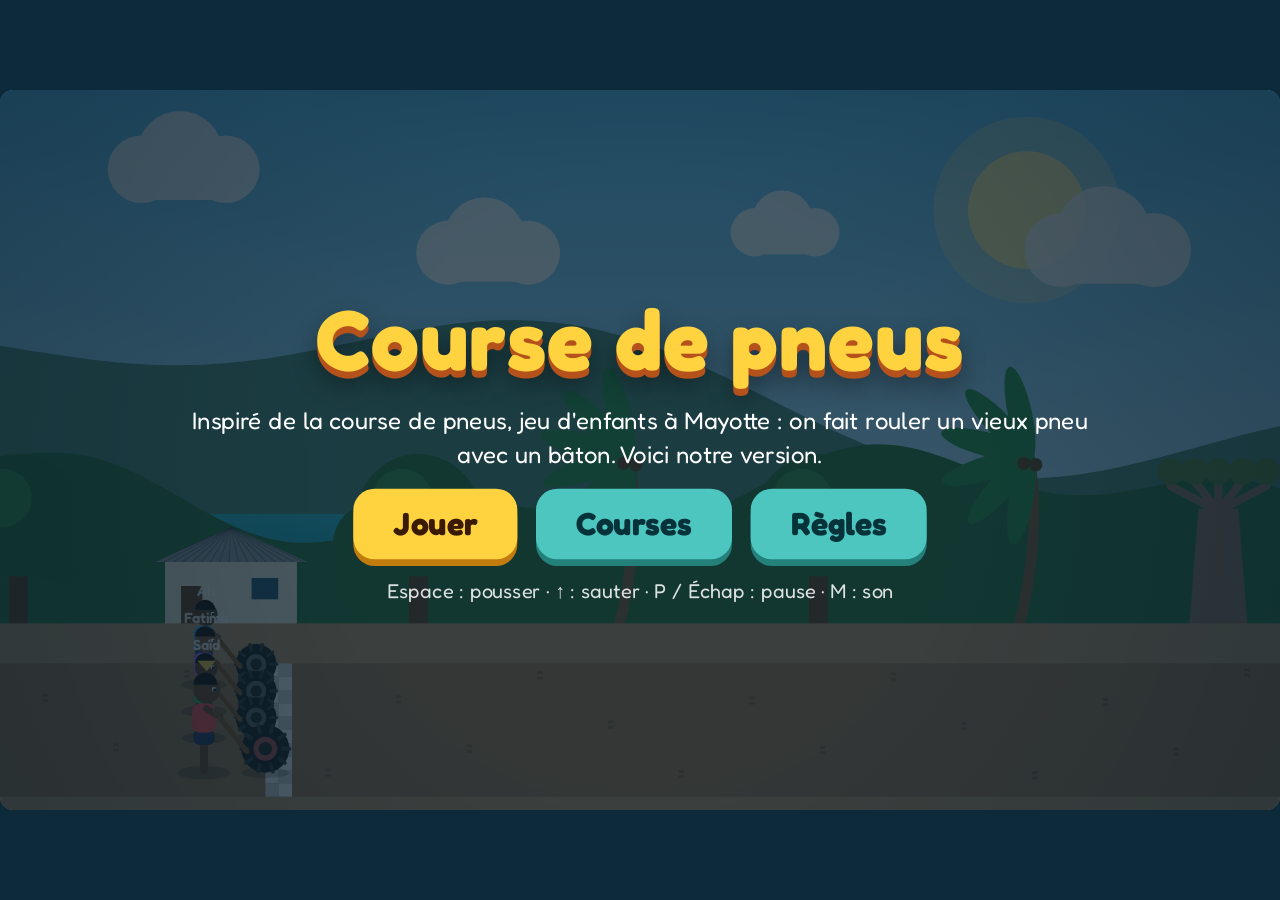
<file: jeux/games/course-de-pneus/index.html>
<!DOCTYPE html>
<html lang="fr">
<head>
<meta charset="utf-8">
<meta name="viewport" content="width=device-width, initial-scale=1, maximum-scale=1, user-scalable=no">
<title>Course de pneus</title>
<link rel="preconnect" href="https://fonts.googleapis.com">
<link href="https://fonts.googleapis.com/css2?family=Fredoka:wght@400;600;700&display=swap" rel="stylesheet">
<style>
  html, body { margin:0; height:100%; background:#0d2a3a; overflow:hidden; font-family:'Fredoka', sans-serif; touch-action:none; user-select:none; -webkit-user-select:none; }
  #stage { position:absolute; left:50%; top:50%; width:960px; height:540px; transform-origin:0 0; }
  canvas { position:absolute; left:0; top:0; width:960px; height:540px; display:block; border-radius:10px; }
  .overlay { position:absolute; inset:0; display:none; flex-direction:column; align-items:center; justify-content:center; background:rgba(8,30,45,.72); color:#fff; text-align:center; border-radius:10px; }
  .overlay.on { display:flex; }
  h1 { font-size:64px; margin:0 0 4px; color:#ffd23f; text-shadow:0 5px 0 #b5521b, 0 10px 18px rgba(0,0,0,.4); letter-spacing:1px; }
  h2 { font-size:40px; margin:0 0 14px; color:#ffd23f; text-shadow:0 4px 0 #b5521b; }
  p { margin:6px 0; font-size:18px; max-width:700px; line-height:1.4; }
  .btn { font-family:inherit; font-size:24px; font-weight:700; padding:12px 30px; margin:7px; border:none; border-radius:16px; cursor:pointer; color:#3a1a00; background:#ffd23f; box-shadow:0 5px 0 #c27c0e; transition:transform .08s; }
  .btn:hover { transform:translateY(-2px); }
  .btn:active { transform:translateY(3px); box-shadow:0 2px 0 #c27c0e; }
  .btn.alt { background:#4ec6c0; color:#06323a; box-shadow:0 5px 0 #23807b; }
  .row { display:flex; flex-wrap:wrap; justify-content:center; }
  .courses { display:grid; grid-template-columns:repeat(2, 300px); gap:14px; margin:10px 0; }
  .course { font-family:inherit; background:#fff7e0; color:#3a1a00; border:none; border-radius:16px; padding:12px; cursor:pointer; text-align:left; box-shadow:0 5px 0 #c9a54c; font-size:16px; }
  .course b { font-size:21px; display:block; }
  .course.locked { opacity:.5; cursor:not-allowed; filter:grayscale(.8); }
  .course .medal { float:right; font-size:28px; }
  .small { font-size:15px; opacity:.85; }
  table { border-collapse:collapse; margin:8px auto 14px; font-size:22px; }
  td { padding:5px 18px; }
  tr.me { background:rgba(255,210,63,.25); font-weight:700; }
  #touch { position:absolute; inset:0; pointer-events:none; display:none; }
  #touch.on { display:block; }
  .tbtn { position:absolute; bottom:18px; width:150px; height:110px; border-radius:24px; border:4px solid rgba(255,255,255,.8); background:rgba(255,210,63,.55); color:#3a1a00; font-family:inherit; font-weight:700; font-size:24px; pointer-events:auto; touch-action:none; }
  #tPush { right:18px; } #tJump { left:18px; background:rgba(78,198,192,.6); }
  #tPause { position:absolute; top:10px; right:10px; width:56px; height:56px; border-radius:14px; border:none; background:rgba(0,0,0,.35); color:#fff; font-size:24px; pointer-events:auto; }
  html, body { overscroll-behavior:none; -webkit-touch-callout:none; -webkit-tap-highlight-color:transparent; }
  .tbtn { width:170px; height:130px; box-shadow:0 6px 0 rgba(0,0,0,.25); }
  .tbtn:active, .tbtn.press { transform:scale(.94); }
  #tPush.go { background:rgba(95,220,106,.8); }
  /* Transitions douces des écrans */
  .overlay.on { animation:fadeIn .28s ease-out; }
  .overlay.on > * { animation:popIn .35s cubic-bezier(.2,1.4,.5,1); }
  @keyframes fadeIn { from { opacity:0; } to { opacity:1; } }
  @keyframes popIn { from { transform:scale(.88) translateY(12px); opacity:0; } to { transform:none; opacity:1; } }
  .panel { background:rgba(255,255,255,.08); border:2px solid rgba(255,255,255,.18); border-radius:20px; padding:16px 24px; }
  /* Bandeau du tutoriel */
  #tuto { position:absolute; left:50%; top:122px; transform:translateX(-50%); display:none; align-items:center; gap:12px;
          background:#fff7e0; color:#3a1a00; border-radius:16px; padding:10px 14px 10px 18px; box-shadow:0 5px 0 #c9a54c, 0 10px 24px rgba(0,0,0,.35);
          font-size:19px; font-weight:600; max-width:760px; pointer-events:auto; white-space:normal; }
  #tuto.on { display:flex; animation:popIn .3s cubic-bezier(.2,1.4,.5,1); }
  #tuto .step { background:#ffd23f; border-radius:10px; padding:2px 9px; font-size:15px; white-space:nowrap; }
  #tuto button { font-family:inherit; font-size:15px; border:none; border-radius:10px; padding:6px 12px; background:#8a7a5a; color:#fff; cursor:pointer; white-space:nowrap; }
</style>
</head>
<body>
<div id="stage">
  <canvas id="c"></canvas>

  <!-- Boutons tactiles (affichés seulement sur écran tactile) -->
  <div id="touch">
    <button class="tbtn" id="tJump">SAUTER</button>
    <button class="tbtn" id="tPush">POUSSER</button>
    <button id="tPause">II</button>
  </div>

  <!-- Tutoriel (première course seulement) -->
  <div id="tuto"><span class="step" id="tutoStep">1/3</span><span id="tutoText"></span><button id="tutoSkip">Passer</button></div>

  <!-- Menu principal -->
  <div class="overlay on" id="menu">
    <h1>Course de pneus</h1>
    <p>Inspiré de la course de pneus, jeu d'enfants à Mayotte : on fait rouler un vieux pneu avec un bâton. Voici notre version.</p>
    <div class="row">
      <button class="btn" id="bPlay">Jouer</button>
      <button class="btn alt" id="bCourses">Courses</button>
      <button class="btn alt" id="bRules">Règles</button>
    </div>
    <p class="small">Espace : pousser · ↑ : sauter · P / Échap : pause · M : son</p>
  </div>

  <!-- Choix des courses -->
  <div class="overlay" id="coursesScr">
    <h2>Choisis ta course</h2>
    <div class="courses" id="courseList"></div>
    <button class="btn alt" data-back>Retour</button>
  </div>

  <!-- Règles -->
  <div class="overlay" id="rules">
    <h2>Règles</h2>
    <p>Fais rouler ton pneu avec le bâton jusqu'à la ligne d'arrivée, avant les 3 autres enfants.</p>
    <p><b>Pousser (Espace / POUSSER)</b> : appuie en rythme ! Quand l'aiguille de la jauge est dans la <span style="color:#7dff8a">zone verte</span>, le bâton touche bien le pneu : grosse accélération.</p>
    <p>Si tu appuies trop vite, le pneu <b>tremble</b>… et finit par tomber. Attends un peu, puis pousse pour le relever.</p>
    <p><b>Sauter (↑ / SAUTER)</b> : saute par-dessus les trous, poules, chèvres, dos-d'âne et flaques (les flaques te ralentissent).</p>
    <p>Finis sur le podium (🥇🥈🥉) pour débloquer la course suivante.</p>
    <button class="btn alt" data-back>Retour</button>
  </div>

  <!-- Pause -->
  <div class="overlay" id="pause">
    <h2>Pause</h2>
    <div class="row">
      <button class="btn" id="bResume">Reprendre</button>
      <button class="btn alt" id="bRestart">Recommencer</button>
      <button class="btn alt" id="bQuit">Menu</button>
    </div>
  </div>

  <!-- Résultats -->
  <div class="overlay" id="results">
    <h2 id="resTitle">Arrivée !</h2>
    <div id="resMedal" style="font-size:64px;line-height:1"></div>
    <table id="resTable"></table>
    <p id="resMsg"></p>
    <div class="row">
      <button class="btn" id="bNext">Course suivante</button>
      <button class="btn alt" id="bAgain">Rejouer</button>
      <button class="btn alt" id="bMenu">Menu</button>
    </div>
  </div>
</div>

<script>
// =====================================================================
//  COURSE DE PNEUS — jeu d'arcade en un seul fichier
//  Écran virtuel 960x540, boucle fixe à 60 images/seconde.
// =====================================================================

const W = 960, H = 540;
const canvas = document.getElementById('c');
const ctx = canvas.getContext('2d');
const stage = document.getElementById('stage');
let S = 1; // échelle d'affichage

// ---------- Mise à l'échelle (garde le format 16:9, net sur écrans HD) ----------
function resize() {
  const dpr = window.devicePixelRatio || 1;
  S = Math.min(window.innerWidth / W, window.innerHeight / H);
  stage.style.transform = `translate(${-W * S / 2}px, ${-H * S / 2}px) scale(${S})`;
  canvas.width = Math.round(W * S * dpr);
  canvas.height = Math.round(H * S * dpr);
  ctx.setTransform(S * dpr, 0, 0, S * dpr, 0, 0);
}
window.addEventListener('resize', resize);
resize();

// ---------- Sauvegarde ----------
const SAVE_KEY = 'pneus-v1';
let save = { unlocked: 1, best: {}, muted: false };
function loadSave() {
  try {
    const s = JSON.parse(localStorage.getItem(SAVE_KEY));
    if (s) save = Object.assign(save, s);
  } catch (e) {}
}
function writeSave() {
  try { localStorage.setItem(SAVE_KEY, JSON.stringify(save)); } catch (e) {}
}
loadSave();

// ---------- Les courses ----------
// length : longueur (pixels du monde), aiSpeed : vitesse des adversaires,
// gap : espace moyen entre obstacles, types : obstacles possibles,
// window : largeur de la zone verte de poussée (plus petite = plus dur)
const COURSES = [
  { name: 'Rue du village', desc: 'Facile · pour apprendre', theme: 'village', length: 6500, aiSpeed: 238, gap: 660,
    types: ['trou', 'poule', 'dosdane'], window: [0.22, 0.64], slope: false },
  { name: 'La route qui monte', desc: 'Moyen · ça grimpe !', theme: 'colline', length: 8000, aiSpeed: 285, gap: 520,
    types: ['trou', 'chevre', 'dosdane', 'poule'], window: [0.27, 0.58], slope: true },
  { name: 'Route du lagon', desc: 'Difficile · flaques et chèvres', theme: 'plage', length: 9000, aiSpeed: 310, gap: 450,
    types: ['flaque', 'chevre', 'poule', 'trou'], window: [0.29, 0.56], slope: false },
  { name: 'La grande finale', desc: 'Expert · tout à la fois !', theme: 'finale', length: 10500, aiSpeed: 335, gap: 400,
    types: ['trou', 'poule', 'chevre', 'flaque', 'dosdane', 'troupeau'], window: [0.31, 0.53], slope: true }
];

// Taille des obstacles : w = largeur, h = hauteur à sauter (0 = flaque qui ralentit)
const OBST = {
  trou:     { w: 46, h: 10 },
  poule:    { w: 30, h: 34 },
  chevre:   { w: 56, h: 52 },
  dosdane:  { w: 60, h: 18 },
  flaque:   { w: 90, h: 0 },
  troupeau: { w: 96, h: 34 }
};

// ---------- Petit générateur aléatoire "graine" (même parcours à chaque fois) ----------
function rng(seed) {
  let s = seed >>> 0;
  return () => { s = (s * 1664525 + 1013904223) >>> 0; return s / 4294967296; };
}
// Hachage simple pour placer arbres et maisons de façon stable
function hash(n) { const x = Math.sin(n * 127.1 + 311.7) * 43758.5453; return x - Math.floor(x); }

// ---------- État global (accessible dans la console) ----------
const state = {
  mode: 'menu',        // menu | countdown | race | paused | finish | results
  courseIndex: 0,
  course: COURSES[0],
  time: 0,
  countdown: 0,
  cam: 0,
  player: null,
  ais: [],
  obstacles: [],
  particles: [],
  popups: [],
  finishers: [],       // ordre d'arrivée
  finishTimer: 0,
  shake: 0,
  flash: 0
};

const PLAYER_SX = 230;                    // position écran du joueur
const LANES = [446, 466, 486, 512];       // lignes de course (y des pieds) : 3 IA puis joueur
const TIRE_OFF = 46;                      // le pneu roule devant l'enfant

function makeRacer(name, shirt, skin, lane, isPlayer) {
  return { name, shirt, skin, lane, isPlayer, x: 0, v: 0, jy: 0, jv: 0, wobble: 0, fallen: false, fallT: 0,
    sinceP: 1, rot: 0, run: 0, stick: 0, finished: false, finishTime: 0, rank: 0,
    skill: 1, nextPush: 0.4, stumble: 0, seen: new Set(), hitSet: new Set() };
}

// ---------- Démarrer une course ----------
function startCourse(i) {
  i = Math.max(0, Math.min(COURSES.length - 1, i | 0));
  state.courseIndex = i;
  state.course = COURSES[i];
  state.time = 0;
  state.countdown = 3.99;
  state.cam = 0;
  state.particles = [];
  state.popups = [];
  state.finishers = [];
  state.finishTimer = 0;
  state.player = makeRacer('Toi', '#ff4f4f', '#7a4a2a', 3, true);
  const names = [['Ali', '#3fa9f5', '#5c3a1e'], ['Fatima', '#b06cff', '#8a5632'], ['Saïd', '#2fbf71', '#6b4024']];
  state.ais = names.map((n, k) => {
    const r = makeRacer(n[0], n[1], n[2], k, false);
    r.skill = [0.93, 0.98, 1.03][k] + (i * 0.01);
    return r;
  });
  // Génération des obstacles
  const c = state.course, R = rng(1234 + i * 99);
  state.obstacles = [];
  let x = 900;
  while (x < c.length - 400) {
    const type = c.types[Math.floor(R() * c.types.length)];
    state.obstacles.push({ type, x, w: OBST[type].w, h: OBST[type].h, anim: R() * 6 });
    x += c.gap * (0.7 + R() * 0.8);
  }
  // Remise à zéro des effets et du suivi (corrige des restes de la course précédente)
  state.shake = 0; state.flash = 0; state.prevMode = null;
  state.streak = 0; state.lastRank = 4; state.rankT = 0;
  state.tuto = (i === 0 && !tutoSeen()) ? 0 : -1; state.tutoGood = 0; state.tutoT = 0; state.slowmo = 0;
  state.mode = 'countdown';
  lastCount = 4;
  hideAll();
  showTouch(true);
  updateTuto();
  Audio.ensure();
}

// ---------- Tutoriel (montré une seule fois, clé séparée pour garder "pneus-v1" intact) ----------
const TUTO_KEY = 'pneus-v1-tuto';
function tutoSeen() { try { return localStorage.getItem(TUTO_KEY) === '1'; } catch (e) { return true; } }
function tutoDone() { try { localStorage.setItem(TUTO_KEY, '1'); } catch (e) {} state.tuto = -1; state.slowmo = 0; updateTuto(); }
function tutoTexts() {
  const t = coarse;
  return [
    (t ? 'Appuie sur POUSSER' : 'Appuie sur Espace') + ' quand l\'aiguille est dans le VERT (« maintenant ! »). Fais-le 3 fois.',
    'Un obstacle arrive ! ' + (t ? 'Appuie sur SAUTER' : 'Appuie sur ↑') + ' pour passer par-dessus.',
    'Super ! Attention : appuyer trop vite fait trembler le pneu. Garde le rythme !'
  ];
}
function updateTuto() {
  const el = document.getElementById('tuto');
  const on = state.tuto >= 0 && (state.mode === 'race' || state.mode === 'countdown');
  el.classList.toggle('on', on);
  if (on) {
    document.getElementById('tutoStep').textContent = (state.tuto + 1) + '/3';
    document.getElementById('tutoText').textContent = tutoTexts()[state.tuto];
  }
}
function tutoAdvance(step) {
  if (state.tuto !== step) return;
  state.tuto++; state.slowmo = 0;
  Audio.tone(1040, 0.08, 'sine', 0.12);
  if (state.tuto > 2) { tutoDone(); popup('À toi de jouer !', '#7dff8a'); return; }
  if (state.tuto === 2) state.tutoT = 4.5;
  updateTuto();
}
document.getElementById('tutoSkip').addEventListener('click', e => { e.stopPropagation(); tutoDone(); });

// ---------- Pente (course de la colline et finale) ----------
// Renvoie une valeur entre -1 (descente) et 1 (montée)
function slopeAt(x) {
  if (!state.course.slope) return 0;
  return Math.sin(x / 900) * 0.8;
}

// ---------- Actions du joueur ----------
function push() {
  const p = state.player;
  // Pendant le compte à rebours : appuyer juste avant "Partez !" donne un départ canon
  if (state.mode === 'countdown' && p) {
    if (state.countdown < 0.45) p.boostStart = true;
    return;
  }
  if (state.mode !== 'race' || !p || p.finished) return;
  if (p.fallen) {
    if (p.fallT <= 0) { // on relève le pneu
      p.fallen = false; p.wobble = 0.3; p.sinceP = 0; p.v = 60;
      popup('Relevé !', '#fff'); Audio.tap(500);
    }
    return;
  }
  const s = p.sinceP, win = state.course.window;
  p.stick = 1;
  if (s < win[0]) {
    // Trop tôt : le bâton tape mal, le pneu tremble
    p.wobble += 0.34;
    p.v += 10;
    Audio.tap(220);
    state.streak = 0;
    if (p.wobble >= 1) fall(p, 'Le pneu est tombé !');
    else popup('Trop vite !', '#ffb04f');
  } else if (s <= win[1]) {
    // Bon timing ! Bonus si on est pile au milieu
    const mid = (win[0] + win[1]) / 2;
    const perfect = Math.abs(s - mid) < (win[1] - win[0]) * 0.2;
    p.v += perfect ? 85 : 65;
    p.wobble = Math.max(0, p.wobble - 0.15);
    Audio.tap(perfect ? 880 : 660);
    if (perfect) { popup('Parfait !', '#7dff8a'); dust(p, 8); }
    p.goodT = 0.25;   // éclat vert sur la jauge
    // Série de bonnes poussées : petit bonus et encouragements
    state.streak++;
    if (state.streak >= 5) p.v += Math.min(20, state.streak * 2);
    if (state.streak === 5) { popup('Bon rythme ! x5', '#ffd23f'); Audio.combo(); }
    else if (state.streak === 10) { popup('En feu ! x10', '#ff9b4f'); Audio.combo(); }
    else if (state.streak > 10 && state.streak % 10 === 0) { popup('Inarrêtable ! x' + state.streak, '#ff9b4f'); Audio.combo(); }
    if (state.tuto === 0 && ++state.tutoGood >= 3) tutoAdvance(0);
  } else {
    // Trop tard : petite poussée quand même
    p.v += 40;
    Audio.tap(440);
    state.streak = 0;
  }
  p.v = Math.min(p.v, 470);
  p.sinceP = 0;
}

function jump() {
  const p = state.player;
  if (state.mode !== 'race' || !p || p.fallen || p.finished) return;
  if (p.jy <= 0.01) { p.jv = 560; p.jy = 0.1; Audio.jump(); if (state.tuto === 1 && state.slowmo > 0) tutoAdvance(1); }
}

function fall(r, msg) {
  r.fallen = true; r.fallT = 0.9; r.wobble = 0;
  if (r.isPlayer) { popup(msg, '#ff6b6b'); Audio.crash(); state.shake = 10; state.streak = 0; }
}

// ---------- Particules et messages ----------
function dust(r, n) {
  for (let i = 0; i < n; i++) state.particles.push({
    x: r.x + TIRE_OFF - 10, y: LANES[r.lane] - 4, vx: -40 - Math.random() * 80, vy: -30 - Math.random() * 60,
    life: 0.6 + Math.random() * 0.4, max: 1, size: 3 + Math.random() * 5, col: 'rgba(205,160,110,' });
}
function splash(r) {
  for (let i = 0; i < 18; i++) state.particles.push({
    x: r.x + TIRE_OFF, y: LANES[r.lane] - 6, vx: (Math.random() - 0.5) * 220, vy: -80 - Math.random() * 160,
    life: 0.7, max: 0.7, size: 3 + Math.random() * 3, col: 'rgba(120,200,240,', grav: true });
}
function feathers(x, y) {
  for (let i = 0; i < 12; i++) state.particles.push({
    x, y, vx: (Math.random() - 0.5) * 200, vy: -60 - Math.random() * 120,
    life: 1, max: 1, size: 4, col: 'rgba(255,255,255,', grav: true });
}
function popup(text, col) {
  // pas plus de 3 messages à l'écran : on retire le plus ancien
  if (state.popups.length >= 3) state.popups.shift();
  state.popups.push({ text, col, t: 1.1 });
}
// Confettis (coordonnées écran, marqués "screen")
function confetti() {
  const cols = ['255,210,63', '255,107,107', '95,200,255', '125,255,138', '255,155,210'];
  for (let i = 0; i < 100; i++) state.particles.push({
    x: Math.random() * W, y: -10 - Math.random() * 80, vx: (Math.random() - 0.5) * 120, vy: 60 + Math.random() * 160,
    life: 2 + Math.random(), max: 3, size: 3 + Math.random() * 3, col: 'rgba(' + cols[i % cols.length] + ',', screen: true, conf: true });
}

// ---------- Mise à jour d'un coureur (joueur ou IA) ----------
function updateRacer(r, dt) {
  const c = state.course;
  // Frottement + pente
  r.v -= (r.v * 0.33 + 18) * dt;
  r.v -= slopeAt(r.x) * 110 * dt;
  if (r.fallen) { r.v *= Math.pow(0.05, dt); r.fallT -= dt; }
  if (r.v < 0) r.v = 0;
  r.sinceP += dt;
  r.wobble = Math.max(0, r.wobble - dt * 0.35);
  r.stick = Math.max(0, r.stick - dt * 5);

  // Saut (gravité)
  if (r.jy > 0) {
    r.jy += r.jv * dt; r.jv -= 1700 * dt;
    if (r.jy <= 0) { r.jy = 0; r.jv = 0; if (r.isPlayer) dust(r, 6); }
  }

  r.x += r.v * dt;
  r.rot += r.v * dt / 18;           // rotation du pneu (rayon 18)
  r.run += (r.v * dt) / 22;         // animation des jambes
  if (r.v > 120 && Math.random() < r.v / 2000) dust(r, 1);

  // Collisions avec les obstacles (devant le pneu)
  const tx = r.x + TIRE_OFF;
  for (const o of state.obstacles) {
    if (r.hitSet.has(o)) continue;
    if (Math.abs(o.x - tx) < o.w / 2 + 16) {
      if (o.h === 0) {                       // flaque : ralentit
        if (r.jy < 6) { r.hitSet.add(o); r.v *= 0.55; if (r.isPlayer) { splash(r); Audio.splash(); popup('Splash !', '#9fe3ff'); } }
      } else if (r.jy < o.h) {               // choc !
        r.hitSet.add(o);
        r.v *= 0.2;
        if (r.isPlayer) {
          if (o.type === 'poule' || o.type === 'troupeau') feathers(PLAYER_SX + (o.x - state.cam), LANES[3] - 20);
          fall(r, 'Aïe ! Obstacle !');
        } else { r.fallen = true; r.fallT = 0.7; }
      }
    }
  }

  // Ligne d'arrivée
  if (!r.finished && r.x >= c.length) {
    r.finished = true; r.finishTime = state.time;
    state.finishers.push(r); r.rank = state.finishers.length;
    if (r.isPlayer) {
      Audio.win(r.rank); state.flash = 1; state.mode = 'finish'; state.finishTimer = 0;
      if (state.tuto >= 0) tutoDone();
      if (r.rank <= 3) confetti();
    }
  }
}

// ---------- Intelligence des adversaires ----------
function updateAI(r, dt) {
  const c = state.course, p = state.player;
  if (r.fallen && r.fallT <= 0) { r.fallen = false; r.v = 50; }
  if (!r.fallen && !r.finished) {
    // Effet "élastique" léger pour garder la course serrée
    const diff = p.x - r.x;
    const rubber = Math.max(-0.12, Math.min(0.12, diff / 3000));
    // pendant le tutoriel, les adversaires vont un peu moins vite (le temps d'apprendre)
    const target = c.aiSpeed * r.skill * (1 + rubber) * (1 - slopeAt(r.x) * 0.25) * (state.tuto >= 0 ? 0.85 : 1);
    r.nextPush -= dt;
    if (r.nextPush <= 0 && r.v < target + 40) {
      r.v += 55 + Math.random() * 20; r.stick = 1; r.sinceP = 0;
      r.nextPush = 0.36 + Math.random() * 0.12;
    }
    // Les IA sautent les obstacles (pas toujours parfaitement)
    for (const o of state.obstacles) {
      if (r.seen.has(o)) continue;
      const d = o.x - (r.x + TIRE_OFF);
      if (d > 0 && d < 70 + r.v * 0.12) {
        r.seen.add(o);
        const success = 0.82 + state.courseIndex * 0.03 + (r.skill - 1);
        if (Math.random() < success && r.jy <= 0) { r.jv = 560; r.jy = 0.1; }
      }
    }
  }
  if (r.finished) r.v = Math.max(0, r.v - 200 * dt);
  updateRacer(r, dt);
}

// ---------- Boucle de jeu : tick(dt) = une étape de 1/60 s ----------
let lastCount = 4;
function tick(dt) {
  // Ralenti du tutoriel (quand le premier obstacle arrive)
  if (state.slowmo > 0) dt *= 0.3;
  // Particules et messages vivent dans tous les modes de jeu
  for (const pt of state.particles) {
    pt.life -= dt; pt.x += pt.vx * dt; pt.y += pt.vy * dt;
    if (pt.conf) pt.x += Math.sin(pt.life * 5) * 0.8;
    else if (pt.grav) pt.vy += 500 * dt; else pt.vy *= 0.96;
  }
  state.particles = state.particles.filter(pt => pt.life > 0);
  for (const m of state.popups) m.t -= dt;
  state.popups = state.popups.filter(m => m.t > 0);
  state.shake = Math.max(0, state.shake - dt * 30);
  state.flash = Math.max(0, state.flash - dt * 1.5);
  for (const o of state.obstacles) o.anim += dt;

  if (state.mode === 'countdown') {
    state.countdown -= dt;
    const n = Math.ceil(state.countdown);
    if (n !== lastCount) { lastCount = n; if (n > 0) Audio.count(false); else Audio.count(true); }
    if (state.countdown <= 0) {
      state.mode = 'race'; updateTuto();
      const p = state.player;
      if (p.boostStart) { p.v = 220; p.sinceP = 0; p.stick = 1; dust(p, 10); popup('Départ canon !', '#7dff8a'); Audio.combo(); }
      else popup('Partez !', '#ffd23f');
      p.boostStart = false;
    }
    return;
  }
  if (state.mode === 'race' || state.mode === 'finish') {
    state.time += dt;
    const p = state.player;
    p.goodT = Math.max(0, (p.goodT || 0) - dt);
    // Tutoriel : ralenti avant le premier obstacle, puis conseil final qui s'efface tout seul
    if (state.tuto === 1) {
      const tx = p.x + TIRE_OFF;
      const next = state.obstacles.find(o => o.x + o.w / 2 > tx - 10);
      const d = next ? next.x - tx : 1e9;
      state.slowmo = (d > 0 && d < 190 && p.jy <= 0.01 && !p.fallen) ? 1 : 0;
    }
    if (state.tuto === 2) { state.tutoT -= dt; if (state.tutoT <= 0) tutoAdvance(2); }
    // Encouragements quand on double quelqu'un
    if (state.mode === 'race') {
      state.rankT -= dt;
      const rk = ranking().indexOf(p) + 1;
      if (rk < state.lastRank && state.rankT <= 0 && state.time > 1) {
        const passed = ranking()[rk];
        popup(rk === 1 ? 'En tête !' : 'Tu doubles ' + (passed ? passed.name : '') + ' !', '#ffd23f');
        Audio.tone(990, 0.1, 'triangle', 0.12); state.rankT = 1.2;
      }
      state.lastRank = rk;
    }
    if (p.finished) p.v = Math.max(0, p.v - 150 * dt);
    updateRacer(p, dt);
    for (const a of state.ais) updateAI(a, dt);
    state.cam += (p.x - state.cam) * Math.min(1, dt * 8);
    Audio.roll(p.fallen ? 0 : p.v);
    if (state.mode === 'finish') {
      state.finishTimer += dt;
      if (state.finishTimer > 2.2) showResults();
    }
  }
}

// ---------- Classement en direct ----------
function ranking() {
  const all = [state.player, ...state.ais];
  return all.slice().sort((a, b) => {
    if (a.finished && b.finished) return a.rank - b.rank;
    if (a.finished) return -1;
    if (b.finished) return 1;
    return b.x - a.x;
  });
}

// =====================================================================
//  DESSIN
// =====================================================================
const THEMES = {
  village: { sky: ['#5fc1f0', '#bfe9ff'], hill1: '#4f8f7a', hill2: '#2f7a3e', ground: '#c49a6c', road: '#a87a50', sun: '#fff3a8', lagoon: true },
  colline: { sky: ['#78b8e8', '#d9f1ff'], hill1: '#5b8e86', hill2: '#3b7a32', ground: '#b98a5a', road: '#9c6f45', sun: '#fff6c0', lagoon: false },
  plage:   { sky: ['#3fb0ec', '#a8e6ff'], hill1: '#5aa08e', hill2: '#2e8a4e', ground: '#e8d29a', road: '#cdb27a', sun: '#fffbd0', lagoon: true },
  finale:  { sky: ['#ff8a5c', '#ffd48a'], hill1: '#7a5a7a', hill2: '#3e5a35', ground: '#b88458', road: '#946640', sun: '#ffe08a', lagoon: true }
};

function render() {
  const th = THEMES[state.course.theme];
  const cam = state.cam;
  ctx.save();
  if (state.shake > 0) ctx.translate((Math.random() - 0.5) * state.shake, (Math.random() - 0.5) * state.shake);

  // Ciel
  const g = ctx.createLinearGradient(0, 0, 0, 330);
  g.addColorStop(0, th.sky[0]); g.addColorStop(1, th.sky[1]);
  ctx.fillStyle = g; ctx.fillRect(-20, -20, W + 40, H + 40);
  // Soleil
  ctx.fillStyle = th.sun; ctx.globalAlpha = 0.35;
  ctx.beginPath(); ctx.arc(770, 90, 70, 0, 7); ctx.fill();
  ctx.globalAlpha = 1; ctx.beginPath(); ctx.arc(770, 90, 44, 0, 7); ctx.fill();
  // Nuages
  ctx.fillStyle = 'rgba(255,255,255,0.85)';
  for (let k = 0; k < 6; k++) {
    const x = ((k * 230 - cam * 0.05 - state.time * 8) % 1200 + 1200) % 1200 - 120;
    const y = 50 + hash(k) * 90;
    cloud(x, y, 0.7 + hash(k + 9) * 0.6);
  }

  // Collines lointaines (volcaniques)
  hills(cam * 0.08, 290, 110, th.hill1, 0.004, 1);
  // Lagon et îlots
  if (th.lagoon) {
    const big = state.course.theme === 'plage';
    const ly = big ? 300 : 318;
    const lg = ctx.createLinearGradient(0, ly, 0, 400);
    lg.addColorStop(0, '#2fc4d6'); lg.addColorStop(1, '#0f8fb0');
    ctx.fillStyle = lg; ctx.fillRect(0, ly, W, 110);
    // Reflets
    ctx.strokeStyle = 'rgba(255,255,255,0.5)'; ctx.lineWidth = 2;
    for (let k = 0; k < 14; k++) {
      const x = ((k * 97 - cam * 0.15 + Math.sin(state.time + k) * 6) % 1000 + 1000) % 1000 - 20;
      const y = ly + 10 + (k * 13) % 70;
      ctx.beginPath(); ctx.moveTo(x, y); ctx.lineTo(x + 18, y); ctx.stroke();
    }
    // Îlots
    for (let k = 0; k < 3; k++) {
      const x = ((k * 420 + 200 - cam * 0.12) % 1260 + 1260) % 1260 - 150;
      ctx.fillStyle = '#3f8f5a';
      ctx.beginPath(); ctx.ellipse(x, ly + 4, 60 + k * 15, 18, 0, Math.PI, 0); ctx.fill();
      ctx.fillStyle = '#f2e2a8';
      ctx.fillRect(x - 60 - k * 15, ly + 2, 120 + k * 30, 3);
    }
  }
  // Collines proches
  if (state.course.theme !== 'plage') hills(cam * 0.25, 340, 70, th.hill2, 0.008, 2);

  // Décor : arbres et maisons (parallaxe 0.6)
  scenery(cam * 0.6, th);

  // Sol + route
  ctx.fillStyle = th.ground; ctx.fillRect(0, 400, W, 140);
  if (state.course.theme === 'plage') { ctx.fillStyle = '#f3e3b0'; ctx.fillRect(0, 398, W, 30); }
  ctx.fillStyle = th.road; ctx.fillRect(0, 430, W, 100);
  // Petits cailloux qui défilent
  ctx.fillStyle = 'rgba(80,50,30,0.35)';
  for (let k = 0; k < 40; k++) {
    const x = ((k * 53 - cam) % 1060 + 1060) % 1060 - 50;
    ctx.fillRect(x, 434 + (k * 37) % 92, 4, 2);
  }
  // Panneau montée/descente
  if (state.course.slope) {
    const sl = slopeAt(cam + 300);
    if (Math.abs(sl) > 0.4) {
      ctx.fillStyle = 'rgba(0,0,0,0.25)'; roundRect(820, 140, 120, 40, 10); ctx.fill();
      ctx.fillStyle = '#fff'; ctx.font = '700 20px Fredoka'; ctx.textAlign = 'center';
      ctx.fillText(sl > 0 ? '⬈ Montée' : '⬊ Descente', 880, 167);
    }
  }

  // Ligne de départ et d'arrivée
  drawLine(0 - cam + PLAYER_SX + TIRE_OFF, false);
  drawLine(state.course.length - cam + PLAYER_SX + TIRE_OFF, true);

  // Obstacles (dessinés sur chaque ligne pour que tout le monde les voie)
  for (const o of state.obstacles) {
    const sx = o.x - cam + PLAYER_SX;
    if (sx < -120 || sx > W + 120) continue;
    for (let l = 0; l < 4; l++) drawObstacle(o, sx, LANES[l], l === 3 ? 1 : 0.82);
  }

  // Coureurs (de l'arrière vers l'avant)
  for (const a of state.ais) drawRacer(a, a.x - cam + PLAYER_SX, 0.85);
  drawRacer(state.player, PLAYER_SX + (state.player.x - cam), 1);

  // Particules
  for (const pt of state.particles) {
    if (pt.screen) continue;   // les confettis sont dessinés par-dessus tout
    ctx.fillStyle = pt.col + Math.max(0, pt.life / pt.max) + ')';
    ctx.beginPath(); ctx.arc(pt.x - cam + PLAYER_SX, pt.y, pt.size, 0, 7); ctx.fill();
  }

  // Lignes de vitesse
  const v = state.player.v;
  if (v > 330) {
    ctx.strokeStyle = `rgba(255,255,255,${Math.min(0.5, (v - 330) / 250)})`; ctx.lineWidth = 2;
    for (let k = 0; k < 10; k++) {
      const y = 60 + hash(k + Math.floor(state.time * 12)) * 380;
      const x = hash(k * 3 + Math.floor(state.time * 20)) * W;
      ctx.beginPath(); ctx.moveTo(x, y); ctx.lineTo(x + 80, y); ctx.stroke();
    }
  }
  ctx.restore();

  // Lumière : légère vignette pour donner de la profondeur
  const vg = ctx.createRadialGradient(W / 2, H * 0.55, 220, W / 2, H * 0.55, 640);
  vg.addColorStop(0, 'rgba(0,0,0,0)'); vg.addColorStop(1, state.course.theme === 'finale' ? 'rgba(90,30,10,0.35)' : 'rgba(0,20,40,0.28)');
  ctx.fillStyle = vg; ctx.fillRect(0, 0, W, H);

  if (state.mode !== 'menu') drawHUD();
  // Confettis (coordonnées écran)
  for (const pt of state.particles) {
    if (!pt.screen) continue;
    ctx.save(); ctx.translate(pt.x, pt.y); ctx.rotate(pt.life * 6);
    ctx.fillStyle = pt.col + Math.min(1, pt.life) + ')'; ctx.fillRect(-pt.size, -pt.size / 3, pt.size * 2, pt.size / 1.5);
    ctx.restore();
  }
  if (state.slowmo > 0) {   // bord bleuté pendant le ralenti du tutoriel
    ctx.strokeStyle = 'rgba(120,220,255,0.6)'; ctx.lineWidth = 10; ctx.strokeRect(5, 5, W - 10, H - 10);
    ctx.font = '700 44px Fredoka, sans-serif'; ctx.textAlign = 'center'; ctx.lineWidth = 8; ctx.strokeStyle = '#06323a';
    const s = coarse ? 'SAUTE !' : 'SAUTE ! (↑)';
    ctx.strokeText(s, W / 2, 300); ctx.fillStyle = '#9fe3ff'; ctx.fillText(s, W / 2, 300);
  }
  if (state.flash > 0) { ctx.fillStyle = `rgba(255,255,255,${state.flash * 0.5})`; ctx.fillRect(0, 0, W, H); }
}

function cloud(x, y, s) {
  ctx.beginPath();
  ctx.arc(x, y, 22 * s, 0, 7); ctx.arc(x + 25 * s, y - 10 * s, 28 * s, 0, 7);
  ctx.arc(x + 55 * s, y, 22 * s, 0, 7); ctx.rect(x, y, 55 * s, 20 * s);
  ctx.fill();
}

// Collines en vagues (somme de sinus)
function hills(off, base, amp, col, freq, seed) {
  ctx.fillStyle = col;
  ctx.beginPath(); ctx.moveTo(0, H);
  for (let x = 0; x <= W; x += 8) {
    const wx = x + off;
    const y = base - amp * (0.5 + 0.35 * Math.sin(wx * freq + seed) + 0.25 * Math.sin(wx * freq * 2.7 + seed * 3)
      + 0.2 * Math.max(0, Math.sin(wx * freq * 0.5 + seed)) ** 6);
    ctx.lineTo(x, y);
  }
  ctx.lineTo(W, H); ctx.closePath(); ctx.fill();
}

// Arbres (cocotiers, manguiers, baobabs) et maisons à toit de tôle
function scenery(off, th) {
  const step = 150;
  const first = Math.floor(off / step) - 1;
  for (let k = first; k < first + 9; k++) {
    const x = k * step - off;
    const r = hash(k);
    const y = 404;
    const theme = state.course.theme;
    if (theme === 'plage') {
      if (r < 0.6) palm(x + 40, y, 0.9 + hash(k + 3) * 0.3); else if (r < 0.75) baobab(x + 60, y);
    } else if (theme === 'colline') {
      if (r < 0.4) mango(x + 50, y); else if (r < 0.65) baobab(x + 70, y); else if (r < 0.85) house(x + 30, y, k); else palm(x + 50, y, 0.8);
    } else {
      if (r < 0.45) house(x + 20, y, k); else if (r < 0.7) palm(x + 60, y, 1); else if (r < 0.88) mango(x + 60, y); else baobab(x + 60, y);
    }
  }
}
function palm(x, y, s) {
  ctx.strokeStyle = '#8a6239'; ctx.lineWidth = 8 * s; ctx.lineCap = 'round';
  ctx.beginPath(); ctx.moveTo(x, y); ctx.quadraticCurveTo(x + 18 * s, y - 70 * s, x + 8 * s, y - 130 * s); ctx.stroke();
  const tx = x + 8 * s, ty = y - 130 * s;
  ctx.fillStyle = '#2f9a4a';
  for (let a = 0; a < 6; a++) {
    const ang = -Math.PI / 2 + (a - 2.5) * 0.55 + Math.sin(state.time * 1.5 + x) * 0.05;
    ctx.save(); ctx.translate(tx, ty); ctx.rotate(ang);
    ctx.beginPath(); ctx.ellipse(0, -32 * s, 9 * s, 36 * s, 0, 0, 7); ctx.fill(); ctx.restore();
  }
  ctx.fillStyle = '#6b4a1f';
  ctx.beginPath(); ctx.arc(tx - 4, ty + 6, 5 * s, 0, 7); ctx.arc(tx + 5, ty + 7, 5 * s, 0, 7); ctx.fill();
}
function mango(x, y) {
  ctx.fillStyle = '#6b4424'; ctx.fillRect(x - 7, y - 60, 14, 60);
  ctx.fillStyle = '#2b7a3a';
  ctx.beginPath(); ctx.arc(x, y - 85, 46, 0, 7); ctx.arc(x - 34, y - 64, 30, 0, 7); ctx.arc(x + 34, y - 64, 30, 0, 7); ctx.fill();
  ctx.fillStyle = '#3d9a4c'; ctx.beginPath(); ctx.arc(x - 12, y - 98, 22, 0, 7); ctx.fill();
}
function baobab(x, y) {
  ctx.fillStyle = '#9a7a62';
  ctx.beginPath(); ctx.moveTo(x - 22, y); ctx.lineTo(x - 15, y - 90); ctx.lineTo(x + 15, y - 90); ctx.lineTo(x + 22, y); ctx.fill();
  ctx.strokeStyle = '#9a7a62'; ctx.lineWidth = 6; ctx.lineCap = 'round';
  for (let a = -2; a <= 2; a++) { ctx.beginPath(); ctx.moveTo(x, y - 88); ctx.lineTo(x + a * 18, y - 115 - Math.abs(a) * -4); ctx.stroke(); }
  ctx.fillStyle = '#5a8a3a';
  for (let a = -2; a <= 2; a++) { ctx.beginPath(); ctx.arc(x + a * 18, y - 118, 10, 0, 7); ctx.fill(); }
}
function house(x, y, k) {
  const cols = ['#f6c85f', '#f28c8c', '#8fd3f4', '#b8e08a', '#f5f0e0', '#e9a3d8'];
  const c = cols[Math.floor(hash(k + 7) * cols.length)];
  const w = 80 + hash(k + 2) * 30, h = 50;
  ctx.fillStyle = c; ctx.fillRect(x, y - h, w, h);
  // Toit en tôle (ondulé, gris argenté)
  ctx.fillStyle = '#9aa3a8';
  ctx.beginPath(); ctx.moveTo(x - 8, y - h); ctx.lineTo(x + w / 2, y - h - 26); ctx.lineTo(x + w + 8, y - h); ctx.fill();
  ctx.strokeStyle = 'rgba(60,70,75,0.4)'; ctx.lineWidth = 1;
  for (let i = 0; i < w + 16; i += 7) { ctx.beginPath(); ctx.moveTo(x - 8 + i, y - h); ctx.lineTo(x + w / 2, y - h - 26); ctx.stroke(); }
  // Porte et fenêtre
  ctx.fillStyle = '#6b3d1e'; ctx.fillRect(x + 12, y - 32, 16, 32);
  ctx.fillStyle = '#2d5d7a'; ctx.fillRect(x + w - 34, y - 38, 20, 16);
}

function drawLine(sx, finish) {
  if (sx < -60 || sx > W + 60) return;
  for (let i = 0; i < 10; i++) for (let j = 0; j < 2; j++) {
    ctx.fillStyle = ((i + j) % 2 === 0) ? '#fff' : (finish ? '#222' : '#ddd');
    ctx.fillRect(sx + j * 10, 430 + i * 10, 10, 10);
  }
  if (finish) {
    ctx.fillStyle = '#7a4a2a'; ctx.fillRect(sx - 4, 300, 6, 130); ctx.fillRect(sx + 18, 300, 6, 130);
    ctx.fillStyle = '#ffd23f'; roundRect(sx - 60, 290, 144, 34, 8); ctx.fill();
    ctx.fillStyle = '#3a1a00'; ctx.font = '700 20px Fredoka'; ctx.textAlign = 'center'; ctx.fillText('ARRIVÉE', sx + 12, 314);
  }
}

function drawObstacle(o, sx, y, s) {
  ctx.save(); ctx.translate(sx, y); ctx.scale(s, s);
  const t = o.anim;
  switch (o.type) {
    case 'trou':
      ctx.fillStyle = '#5a3a20'; ctx.beginPath(); ctx.ellipse(0, -2, 24, 7, 0, 0, 7); ctx.fill();
      ctx.fillStyle = '#3a2412'; ctx.beginPath(); ctx.ellipse(0, -1, 18, 4, 0, 0, 7); ctx.fill(); break;
    case 'flaque':
      ctx.fillStyle = 'rgba(80,170,220,0.8)'; ctx.beginPath(); ctx.ellipse(0, -2, 46, 8, 0, 0, 7); ctx.fill();
      ctx.fillStyle = 'rgba(255,255,255,0.6)'; ctx.fillRect(-20 + Math.sin(t * 3) * 4, -4, 14, 2); break;
    case 'dosdane':
      ctx.fillStyle = '#d9d0b8'; ctx.beginPath(); ctx.ellipse(0, 0, 30, 16, 0, Math.PI, 0); ctx.fill();
      ctx.fillStyle = '#e8b830'; for (let i = -2; i <= 2; i++) ctx.fillRect(i * 11 - 3, -12 + Math.abs(i) * 3, 6, 6); break;
    case 'poule': chicken(0, 0, t); break;
    case 'troupeau': chicken(-30, 0, t); chicken(0, 0, t + 1); chicken(30, 0, t + 2); break;
    case 'chevre': goat(0, 0, t); break;
  }
  ctx.restore();
}
function chicken(x, y, t) {
  const b = Math.abs(Math.sin(t * 8)) * 3;
  ctx.fillStyle = '#f2ead8'; ctx.beginPath(); ctx.ellipse(x, y - 16 - b, 13, 10, 0, 0, 7); ctx.fill();
  ctx.fillStyle = '#c96a2a'; ctx.beginPath(); ctx.ellipse(x + 4, y - 18 - b, 7, 5, 0.4, 0, 7); ctx.fill();
  ctx.fillStyle = '#f2ead8'; ctx.beginPath(); ctx.arc(x - 11, y - 28 - b, 6, 0, 7); ctx.fill();
  ctx.fillStyle = '#e03a3a'; ctx.beginPath(); ctx.arc(x - 11, y - 35 - b, 3, 0, 7); ctx.fill();
  ctx.fillStyle = '#f0a020'; ctx.beginPath(); ctx.moveTo(x - 17, y - 29 - b); ctx.lineTo(x - 22, y - 27 - b); ctx.lineTo(x - 17, y - 25 - b); ctx.fill();
  ctx.fillStyle = '#222'; ctx.fillRect(x - 13, y - 30 - b, 2, 2);
  ctx.strokeStyle = '#f0a020'; ctx.lineWidth = 2;
  ctx.beginPath(); ctx.moveTo(x - 3, y - 7 - b); ctx.lineTo(x - 3 + Math.sin(t * 8) * 3, y); ctx.moveTo(x + 3, y - 7 - b); ctx.lineTo(x + 3 - Math.sin(t * 8) * 3, y); ctx.stroke();
}
function goat(x, y, t) {
  const b = Math.sin(t * 3) * 1.5;
  ctx.fillStyle = '#e9e1d0'; ctx.beginPath(); ctx.ellipse(x, y - 32, 26, 13, 0, 0, 7); ctx.fill();
  ctx.fillStyle = '#7a5a40'; ctx.beginPath(); ctx.ellipse(x + 8, y - 34, 10, 7, 0, 0, 7); ctx.fill();
  ctx.strokeStyle = '#4a3a2a'; ctx.lineWidth = 4;
  for (const lx of [-16, -8, 10, 18]) { ctx.beginPath(); ctx.moveTo(x + lx, y - 22); ctx.lineTo(x + lx, y); ctx.stroke(); }
  ctx.fillStyle = '#e9e1d0'; ctx.beginPath(); ctx.ellipse(x - 28, y - 44 + b, 9, 7, -0.4, 0, 7); ctx.fill();
  ctx.strokeStyle = '#5a4a3a'; ctx.lineWidth = 3;
  ctx.beginPath(); ctx.moveTo(x - 26, y - 50 + b); ctx.quadraticCurveTo(x - 20, y - 62 + b, x - 14, y - 56 + b); ctx.stroke();
  ctx.fillStyle = '#222'; ctx.fillRect(x - 32, y - 46 + b, 2, 2);
  ctx.fillStyle = '#d8d0c0'; ctx.beginPath(); ctx.moveTo(x - 32, y - 38 + b); ctx.lineTo(x - 30, y - 30 + b); ctx.lineTo(x - 27, y - 38 + b); ctx.fill();
}

// Un enfant qui court avec son bâton et son pneu
function drawRacer(r, sx, s) {
  if (sx < -150 || sx > W + 150) return;
  const y = LANES[r.lane];
  ctx.save(); ctx.translate(sx, y); ctx.scale(s, s);
  const jy = r.jy;
  const moving = r.v > 15 && !r.fallen;
  const ph = r.run;
  // Ombres
  ctx.fillStyle = 'rgba(0,0,0,0.2)';
  ctx.beginPath(); ctx.ellipse(0, 0, 20, 5, 0, 0, 7); ctx.ellipse(TIRE_OFF, 0, 18 - Math.min(10, jy / 8), 4, 0, 0, 7); ctx.fill();

  // ---- Pneu ----
  const tx = TIRE_OFF, ty = -18 - jy;
  ctx.save();
  if (r.fallen) {
    ctx.translate(tx + 8, -6);
    ctx.fillStyle = '#1e1e1e'; ctx.beginPath(); ctx.ellipse(0, 0, 22, 7, 0, 0, 7); ctx.fill();
    ctx.fillStyle = '#555'; ctx.beginPath(); ctx.ellipse(0, -1, 10, 3, 0, 0, 7); ctx.fill();
  } else {
    const wob = r.wobble * Math.sin(state.time * 30) * 0.25;
    ctx.translate(tx, ty); ctx.rotate(wob);
    ctx.scale(1 - r.wobble * 0.25 * Math.abs(Math.sin(state.time * 18)), 1);
    ctx.fillStyle = '#1e1e1e'; ctx.beginPath(); ctx.arc(0, 0, 18, 0, 7); ctx.fill();
    ctx.strokeStyle = '#3c3c3c'; ctx.lineWidth = 3;
    for (let i = 0; i < 10; i++) {           // sculptures du pneu qui tournent
      const a = r.rot + i * Math.PI / 5;
      ctx.beginPath(); ctx.moveTo(Math.cos(a) * 13, Math.sin(a) * 13); ctx.lineTo(Math.cos(a) * 18, Math.sin(a) * 18); ctx.stroke();
    }
    ctx.fillStyle = r.isPlayer ? '#b05050' : '#6a6a6a'; ctx.beginPath(); ctx.arc(0, 0, 9, 0, 7); ctx.fill();
    ctx.fillStyle = '#2a2a2a'; ctx.beginPath(); ctx.arc(0, 0, 5, 0, 7); ctx.fill();
  }
  ctx.restore();

  // ---- Enfant ----
  const bob = moving ? Math.abs(Math.sin(ph)) * 3 : 0;
  const by = -jy * 0.6 - bob;
  ctx.lineCap = 'round';
  // Jambes
  ctx.strokeStyle = r.skin; ctx.lineWidth = 6;
  const l1 = moving ? Math.sin(ph) * 10 : 0, l2 = -l1;
  ctx.beginPath(); ctx.moveTo(0, -24 + by); ctx.lineTo(l1, -2 + by * 0.3); ctx.moveTo(0, -24 + by); ctx.lineTo(l2, -2 + by * 0.3); ctx.stroke();
  // Short
  ctx.fillStyle = '#2b3a67'; roundRect(-8, -32 + by, 16, 11, 4); ctx.fill();
  // T-shirt
  ctx.fillStyle = r.shirt; roundRect(-9, -52 + by, 18, 22, 6); ctx.fill();
  // Tête
  ctx.fillStyle = r.skin; ctx.beginPath(); ctx.arc(2, -62 + by, 10, 0, 7); ctx.fill();
  ctx.fillStyle = '#1a1008'; ctx.beginPath(); ctx.arc(1, -66 + by, 9, Math.PI, 0); ctx.fill();
  ctx.fillStyle = '#fff'; ctx.fillRect(6, -64 + by, 3, 3); ctx.fillStyle = '#111'; ctx.fillRect(7, -63 + by, 2, 2);
  // Bras + bâton (le bâton va toucher le pneu quand on pousse)
  const reach = r.stick;  // 1 juste après une poussée
  const hx = 12 + reach * 6, hy = -42 + by;
  ctx.strokeStyle = r.skin; ctx.lineWidth = 5;
  ctx.beginPath(); ctx.moveTo(2, -48 + by); ctx.lineTo(hx, hy); ctx.stroke();
  ctx.strokeStyle = '#8b5a2b'; ctx.lineWidth = 4;
  const sEndX = r.fallen ? hx + 20 : tx - 14 + reach * 10, sEndY = r.fallen ? -4 : ty + 2;
  ctx.beginPath(); ctx.moveTo(hx - 4, hy - 4); ctx.lineTo(sEndX, sEndY); ctx.stroke();
  // Nom
  if (!r.isPlayer) {
    ctx.fillStyle = 'rgba(255,255,255,0.85)'; ctx.font = '600 13px Fredoka'; ctx.textAlign = 'center';
    ctx.fillText(r.name, 2, -78 + by);
  } else {
    ctx.fillStyle = '#ffd23f'; ctx.beginPath(); ctx.moveTo(-5, -84 + by); ctx.lineTo(9, -84 + by); ctx.lineTo(2, -76 + by); ctx.fill();
  }
  ctx.restore();
}

function roundRect(x, y, w, h, r) {
  ctx.beginPath(); ctx.moveTo(x + r, y); ctx.arcTo(x + w, y, x + w, y + h, r); ctx.arcTo(x + w, y + h, x, y + h, r);
  ctx.arcTo(x, y + h, x, y, r); ctx.arcTo(x, y, x + w, y, r); ctx.closePath();
}

// ---------- Interface en jeu (HUD) ----------
function drawHUD() {
  const p = state.player, c = state.course;
  ctx.textAlign = 'left';
  // Position
  const rk = ranking().indexOf(p) + 1;
  ctx.fillStyle = 'rgba(0,0,0,0.35)'; roundRect(14, 12, 150, 62, 14); ctx.fill();
  ctx.fillStyle = '#ffd23f'; ctx.font = '700 40px Fredoka'; ctx.fillText(rk + (rk === 1 ? 'er' : 'e'), 28, 58);
  ctx.fillStyle = '#fff'; ctx.font = '600 20px Fredoka'; ctx.fillText('/ 4', 100, 58);
  // Barre de progression avec les têtes des coureurs
  const bx = 190, bw = 520, byy = 36;
  ctx.fillStyle = 'rgba(0,0,0,0.35)'; roundRect(bx - 10, 14, bw + 20, 44, 14); ctx.fill();
  ctx.fillStyle = 'rgba(255,255,255,0.5)'; ctx.fillRect(bx, byy - 2, bw, 4);
  ctx.fillStyle = '#fff'; ctx.fillRect(bx + bw - 2, byy - 10, 4, 20);
  for (const r of [...state.ais, p]) {
    const f = Math.min(1, r.x / c.length);
    ctx.fillStyle = r.shirt; ctx.beginPath(); ctx.arc(bx + f * bw, byy, r.isPlayer ? 10 : 7, 0, 7); ctx.fill();
    if (r.isPlayer) { ctx.strokeStyle = '#fff'; ctx.lineWidth = 2; ctx.stroke(); }
  }
  // Temps
  ctx.fillStyle = 'rgba(0,0,0,0.35)'; roundRect(744, 12, 130, 44, 14); ctx.fill();
  ctx.fillStyle = '#fff'; ctx.font = '600 22px Fredoka'; ctx.textAlign = 'center';
  ctx.fillText('⏱ ' + state.time.toFixed(1) + ' s', 809, 42);
  ctx.font = '700 22px Fredoka'; ctx.fillText(save.muted ? '🔇' : '🔊', 905, 42);

  // Jauge de rythme (pousser au bon moment)
  // Plus grande et plus lisible, avec le repère « maintenant ! » quand l'aiguille est dans le vert
  const mx = 300, my = 84, mw = 360, gh = 18;
  const maxT = 0.8, win = c.window;
  const inGreen = p.sinceP >= win[0] && p.sinceP <= win[1] && !p.fallen && state.mode === 'race';
  ctx.fillStyle = 'rgba(0,0,0,0.4)'; roundRect(mx - 12, my - 14, mw + 24, 44 + (p.wobble > 0.05 ? 8 : 0), 14); ctx.fill();
  ctx.save(); roundRect(mx, my, mw, gh, 9); ctx.clip();
  ctx.fillStyle = '#ffb04f'; ctx.fillRect(mx, my, mw * win[0] / maxT, gh);
  ctx.fillStyle = inGreen ? '#8dff96' : '#5fdc6a'; ctx.fillRect(mx + mw * win[0] / maxT, my, mw * (win[1] - win[0]) / maxT, gh);
  ctx.fillStyle = '#7fb0c8'; ctx.fillRect(mx + mw * win[1] / maxT, my, mw * (1 - win[1] / maxT), gh);
  // zone "parfait" au centre du vert
  const mid = (win[0] + win[1]) / 2, half = (win[1] - win[0]) * 0.2;
  ctx.fillStyle = 'rgba(255,255,255,0.35)'; ctx.fillRect(mx + mw * (mid - half) / maxT, my, mw * 2 * half / maxT, gh);
  if (p.goodT > 0) { ctx.fillStyle = `rgba(255,255,255,${p.goodT * 2})`; ctx.fillRect(mx, my, mw, gh); }
  ctx.restore();
  // libellés
  ctx.font = '600 13px Fredoka, sans-serif'; ctx.textAlign = 'center'; ctx.fillStyle = 'rgba(255,255,255,0.85)';
  ctx.fillText('trop tôt', mx + mw * win[0] / maxT / 2, my + 13);
  // aiguille
  const nx = mx + mw * Math.min(1, p.sinceP / maxT);
  ctx.fillStyle = '#fff'; ctx.strokeStyle = '#3a1a00'; ctx.lineWidth = 2;
  roundRect(nx - 4, my - 7, 8, gh + 14, 3); ctx.fill(); ctx.stroke();
  // repère "maintenant !"
  if (inGreen) {
    const pulse = 1 + Math.sin(state.time * 20) * 0.08;
    ctx.save(); ctx.translate(mx + mw + 70, my + 12); ctx.scale(pulse, pulse);
    ctx.font = '700 24px Fredoka, sans-serif'; ctx.lineWidth = 5; ctx.strokeStyle = '#1b5e20';
    ctx.strokeText('maintenant !', 0, 0); ctx.fillStyle = '#8dff96'; ctx.fillText('maintenant !', 0, 0);
    ctx.restore();
  }
  // Bouton tactile POUSSER en vert pendant la bonne fenêtre
  const tp = document.getElementById('tPush');
  if (tp.classList.contains('go') !== inGreen) tp.classList.toggle('go', inGreen);
  // Jauge de tremblement
  if (p.wobble > 0.05 && !p.fallen) {
    ctx.fillStyle = 'rgba(255,107,107,0.35)'; ctx.fillRect(mx, my + gh + 6, mw, 5);
    ctx.fillStyle = '#ff6b6b'; ctx.fillRect(mx, my + gh + 6, mw * Math.min(1, p.wobble), 5);
    ctx.font = '600 13px Fredoka, sans-serif'; ctx.textAlign = 'left'; ctx.fillStyle = '#ffb0b0';
    ctx.fillText('ça tremble !', mx + mw + 16, my + gh + 12);
  }
  // Série de bonnes poussées
  if (state.streak >= 3) {
    ctx.font = '700 18px Fredoka, sans-serif'; ctx.textAlign = 'right'; ctx.fillStyle = '#ffd23f';
    ctx.fillText('Rythme x' + state.streak, mx - 20, my + 15);
  }
  if (p.fallen && state.mode === 'race') {
    ctx.fillStyle = '#fff'; ctx.font = '700 26px Fredoka'; ctx.textAlign = 'center';
    ctx.fillText(p.fallT > 0 ? 'Oups…' : 'Pousse pour relever le pneu !', W / 2, 160);
  }
  // Compteur de vitesse
  ctx.textAlign = 'left'; ctx.fillStyle = 'rgba(255,255,255,0.9)'; ctx.font = '600 18px Fredoka';
  ctx.fillText('Vitesse ' + Math.round(p.v / 20) + ' km/h', 14, 100);

  // Messages
  ctx.textAlign = 'center';
  let k = 0;
  for (const m of state.popups) {
    const a = Math.min(1, m.t * 2);
    ctx.globalAlpha = a; ctx.font = '700 34px Fredoka';
    ctx.lineWidth = 6; ctx.strokeStyle = 'rgba(0,0,0,0.5)';
    const y = 220 - (1.1 - m.t) * 40 - k * 36;
    ctx.strokeText(m.text, W / 2, y); ctx.fillStyle = m.col; ctx.fillText(m.text, W / 2, y);
    k++;
  }
  ctx.globalAlpha = 1;

  // Compte à rebours
  if (state.mode === 'countdown') {
    const n = Math.ceil(state.countdown);
    const f = state.countdown - Math.floor(state.countdown);
    ctx.font = `700 ${100 + f * 60}px Fredoka`;
    ctx.lineWidth = 10; ctx.strokeStyle = '#b5521b';
    const txt = n > 0 ? String(n) : 'Partez !';
    ctx.strokeText(txt, W / 2, 300); ctx.fillStyle = '#ffd23f'; ctx.fillText(txt, W / 2, 300);
    ctx.font = '600 22px Fredoka'; ctx.fillStyle = '#fff';
    ctx.fillText(c.name, W / 2, 360);
  }
  if (state.mode === 'finish') {
    ctx.font = '700 60px Fredoka'; ctx.lineWidth = 10; ctx.strokeStyle = '#b5521b';
    ctx.strokeText('Arrivée !', W / 2, 280); ctx.fillStyle = '#ffd23f'; ctx.fillText('Arrivée !', W / 2, 280);
  }
}

// =====================================================================
//  SONS (WebAudio, tout est synthétisé)
// =====================================================================
const Audio = {
  ac: null, rollGain: null, gestured: false,
  ensure() {
    if (!this.gestured) return;   // l'audio ne démarre qu'après un geste de l'utilisateur
    if (this.ac) { if (this.ac.state === 'suspended') this.ac.resume(); return; }
    try {
      this.ac = new (window.AudioContext || window.webkitAudioContext)();
      // Bruit continu filtré pour le roulement du pneu
      const len = this.ac.sampleRate * 2, buf = this.ac.createBuffer(1, len, this.ac.sampleRate), d = buf.getChannelData(0);
      for (let i = 0; i < len; i++) d[i] = Math.random() * 2 - 1;
      const src = this.ac.createBufferSource(); src.buffer = buf; src.loop = true;
      const f = this.ac.createBiquadFilter(); f.type = 'lowpass'; f.frequency.value = 300;
      this.rollGain = this.ac.createGain(); this.rollGain.gain.value = 0;
      src.connect(f); f.connect(this.rollGain); this.rollGain.connect(this.ac.destination); src.start();
      this.rollFilter = f;
    } catch (e) { this.ac = null; }
  },
  tone(freq, dur, type = 'square', vol = 0.15, slide = 0) {
    if (!this.ac || save.muted) return;
    const t = this.ac.currentTime, o = this.ac.createOscillator(), g = this.ac.createGain();
    o.type = type; o.frequency.setValueAtTime(freq, t);
    if (slide) o.frequency.exponentialRampToValueAtTime(Math.max(30, freq + slide), t + dur);
    g.gain.setValueAtTime(vol, t); g.gain.exponentialRampToValueAtTime(0.001, t + dur);
    o.connect(g); g.connect(this.ac.destination); o.start(t); o.stop(t + dur + 0.02);
  },
  noise(dur, vol, freq = 1000) {
    if (!this.ac || save.muted) return;
    const t = this.ac.currentTime, len = Math.floor(this.ac.sampleRate * dur);
    const buf = this.ac.createBuffer(1, len, this.ac.sampleRate), d = buf.getChannelData(0);
    for (let i = 0; i < len; i++) d[i] = (Math.random() * 2 - 1) * (1 - i / len);
    const s = this.ac.createBufferSource(); s.buffer = buf;
    const f = this.ac.createBiquadFilter(); f.type = 'lowpass'; f.frequency.value = freq;
    const g = this.ac.createGain(); g.gain.value = vol;
    s.connect(f); f.connect(g); g.connect(this.ac.destination); s.start(t);
  },
  tap(f) { this.tone(f, 0.07, 'triangle', 0.2); this.noise(0.04, 0.2, 3000); },
  jump() { this.tone(300, 0.2, 'square', 0.1, 500); },
  crash() { this.noise(0.4, 0.5, 600); this.tone(160, 0.3, 'sawtooth', 0.15, -100); },
  splash() { this.noise(0.35, 0.35, 2500); },
  count(go) { this.tone(go ? 880 : 440, go ? 0.45 : 0.18, 'square', 0.15); },
  combo() { [660, 880, 1175].forEach((f, i) => setTimeout(() => this.tone(f, 0.1, 'sine', 0.13), i * 60)); },
  // Note programmée dans le futur (pour la musique)
  note(freq, at, dur, vol, type = 'triangle') {
    if (!this.ac || save.muted) return;
    const o = this.ac.createOscillator(), g = this.ac.createGain();
    o.type = type; o.frequency.value = freq;
    g.gain.setValueAtTime(0.0001, at); g.gain.exponentialRampToValueAtTime(vol, at + 0.02); g.gain.exponentialRampToValueAtTime(0.0001, at + dur);
    o.connect(g); g.connect(this.ac.destination); o.start(at); o.stop(at + dur + 0.05);
  },
  win(rank) {
    const notes = rank <= 3 ? [523, 659, 784, 1046] : [392, 349, 330];
    notes.forEach((n, i) => setTimeout(() => this.tone(n, 0.25, 'triangle', 0.2), i * 140));
  },
  roll(v) {
    if (!this.rollGain) return;
    const target = save.muted || state.mode !== 'race' ? 0 : Math.min(0.12, v / 3000);
    this.rollGain.gain.setTargetAtTime(target, this.ac.currentTime, 0.05);
    this.rollFilter.frequency.setTargetAtTime(150 + v * 1.2, this.ac.currentTime, 0.05);
  }
};

// Premier geste (clic, touche, toucher) : on autorise l'audio
['pointerdown', 'keydown', 'touchstart'].forEach(ev => window.addEventListener(ev, () => {
  if (!Audio.gestured) { Audio.gestured = true; Audio.ensure(); }
}, { capture: true, passive: true }));

// ---------- Petite musique douce pendant la course (boucle pentatonique) ----------
const Music = {
  step: 0, next: 0,
  notes: [330, 392, 440, 494, 587, 659],
  pattern: [0, 2, 4, 2, 3, 2, 1, -1, 0, 2, 4, 5, 4, 2, 3, -1],
  schedule() {
    const ac = Audio.ac;
    if (!ac || save.muted || state.mode !== 'race') { if (ac) this.next = ac.currentTime + 0.1; return; }
    if (this.next < ac.currentTime) this.next = ac.currentTime + 0.05;
    while (this.next < ac.currentTime + 0.3) {
      const i = this.pattern[this.step % this.pattern.length];
      if (i >= 0) Audio.note(this.notes[i], this.next, 0.22, 0.035);
      if (this.step % 4 === 0) Audio.note(this.notes[0] / 2, this.next, 0.4, 0.05, 'sine');
      this.step++; this.next += 0.22;
    }
  }
};
setInterval(() => Music.schedule(), 100);

function toggleMute() {
  save.muted = !save.muted; writeSave();
  if (save.muted && Audio.rollGain) Audio.rollGain.gain.value = 0;
}

// =====================================================================
//  ÉCRANS (menu, pause, résultats)
// =====================================================================
const $ = id => document.getElementById(id);
const screens = ['menu', 'coursesScr', 'rules', 'pause', 'results'];
function hideAll() {
  screens.forEach(s => $(s).classList.remove('on'));
  if (typeof updateTuto === 'function') updateTuto();
  // le focus ne doit pas rester sur un bouton caché (Espace le "recliquerait")
  if (document.activeElement && document.activeElement.blur) document.activeElement.blur();
}
function show(id) { hideAll(); $(id).classList.add('on'); $('tuto').classList.remove('on'); }
const coarse = window.matchMedia && window.matchMedia('(pointer: coarse)').matches;
function showTouch(on) { $('touch').classList.toggle('on', on && coarse); }
const MEDALS = { 1: '🥇', 2: '🥈', 3: '🥉' };

function buildCourseList() {
  const list = $('courseList'); list.innerHTML = '';
  COURSES.forEach((c, i) => {
    const b = document.createElement('button');
    const locked = i >= save.unlocked;
    b.className = 'course' + (locked ? ' locked' : '');
    const best = save.best[i];
    b.innerHTML = `<span class="medal">${locked ? '🔒' : (MEDALS[best] || '')}</span><b>${i + 1}. ${c.name}</b>${c.desc}`;
    b.onclick = () => { if (!locked) startCourse(i); };
    list.appendChild(b);
  });
}

function goMenu() {
  state.mode = 'menu'; showTouch(false); Audio.roll(0);
  show('menu');
}

function showResults() {
  state.mode = 'results'; showTouch(false); Audio.roll(0);
  const rk = ranking();
  rk.forEach((r, i) => { if (!r.finished) r.rank = i + 1; });
  const me = state.player.rank, i = state.courseIndex;
  // Sauvegarde : meilleure place et déblocage
  if (!save.best[i] || me < save.best[i]) save.best[i] = me;
  if (me <= 3 && save.unlocked < Math.min(COURSES.length, i + 2)) save.unlocked = i + 2;
  writeSave();
  $('resTitle').textContent = me === 1 ? 'Victoire !' : me <= 3 ? 'Sur le podium !' : 'Raté de peu…';
  $('resMedal').textContent = MEDALS[me] || '😅';
  $('resTable').innerHTML = rk.map((r, k) =>
    `<tr class="${r.isPlayer ? 'me' : ''}"><td>${MEDALS[k + 1] || (k + 1) + 'e'}</td><td>${r.name}</td><td>${r.finished ? r.finishTime.toFixed(1) + ' s' : '—'}</td></tr>`).join('');
  let msg = me <= 3 ? 'Bravo !' : 'Finis dans les 3 premiers pour débloquer la suite.';
  if (me <= 3 && i < COURSES.length - 1) msg += ' Course suivante débloquée !';
  if (me <= 3 && i === COURSES.length - 1) msg = 'Tu as fini la grande finale. Champion·ne du pneu !';
  $('resMsg').textContent = msg;
  $('bNext').style.display = (i < COURSES.length - 1 && save.unlocked > i + 1) ? '' : 'none';
  show('results');
}

function togglePause() {
  if (state.mode === 'race' || state.mode === 'countdown') { state.prevMode = state.mode; state.mode = 'paused'; Audio.roll(0); show('pause'); }
  else if (state.mode === 'paused') { state.mode = state.prevMode || 'race'; hideAll(); }
}
// Onglet caché ou clic hors de l'iframe : pause automatique
window.addEventListener('blur', () => { if (state.mode === 'race' || state.mode === 'countdown') togglePause(); });
document.addEventListener('visibilitychange', () => { if (document.hidden && (state.mode === 'race' || state.mode === 'countdown')) togglePause(); });
document.addEventListener('gesturestart', e => e.preventDefault());   // pas de zoom au pincement (iOS)
document.addEventListener('contextmenu', e => e.preventDefault());

$('bPlay').onclick = () => { Audio.ensure(); startCourse(Math.max(0, save.unlocked - 1)); };
$('bCourses').onclick = () => { Audio.ensure(); buildCourseList(); show('coursesScr'); };
$('bRules').onclick = () => show('rules');
document.querySelectorAll('[data-back]').forEach(b => b.onclick = () => show('menu'));
$('bResume').onclick = togglePause;
$('bRestart').onclick = () => startCourse(state.courseIndex);
$('bQuit').onclick = goMenu;
$('bNext').onclick = () => startCourse(state.courseIndex + 1);
$('bAgain').onclick = () => startCourse(state.courseIndex);
$('bMenu').onclick = goMenu;

// ---------- Clavier ----------
window.addEventListener('keydown', e => {
  const k = e.key;
  if (k === ' ' || k === 'ArrowUp' || k === 'ArrowDown') e.preventDefault();
  if (k === 'm' || k === 'M') { toggleMute(); return; }
  if (k === 'Escape' || k === 'p' || k === 'P') { togglePause(); return; }
  if (e.repeat) return; // pas de répétition automatique : il faut taper en rythme !
  if (k === ' ') push();
  if (k === 'ArrowUp' || k === 'w' || k === 'W' || k === 'z' || k === 'Z') jump();
  if (k === 'Enter' && state.mode === 'menu') $('bPlay').click();
});

// ---------- Tactile ----------
function bindTouch(id, fn) {
  $(id).addEventListener('pointerdown', e => { e.preventDefault(); Audio.ensure(); fn(); });
}
bindTouch('tPush', push);
bindTouch('tJump', jump);
bindTouch('tPause', togglePause);

// =====================================================================
//  BOUCLE PRINCIPALE (pas fixe de 1/60 s avec accumulateur)
// =====================================================================
const STEP = 1 / 60;
let acc = 0, last = performance.now();
startCourse(0); state.mode = 'menu'; hideAll(); show('menu'); showTouch(false); // décor de fond du menu
function frame(now) {
  let dt = (now - last) / 1000; last = now;
  if (dt > 0.25) dt = 0.25;           // évite les sauts après un onglet en pause
  acc += dt;
  while (acc >= STEP) {
    if (state.mode !== 'paused') tick(STEP);
    if (state.mode === 'menu') state.cam += 60 * STEP; // le décor défile doucement dans le menu
    acc -= STEP;
  }
  render();
  requestAnimationFrame(frame);
}
requestAnimationFrame(frame);
</script>
</body>
</html>
</file>
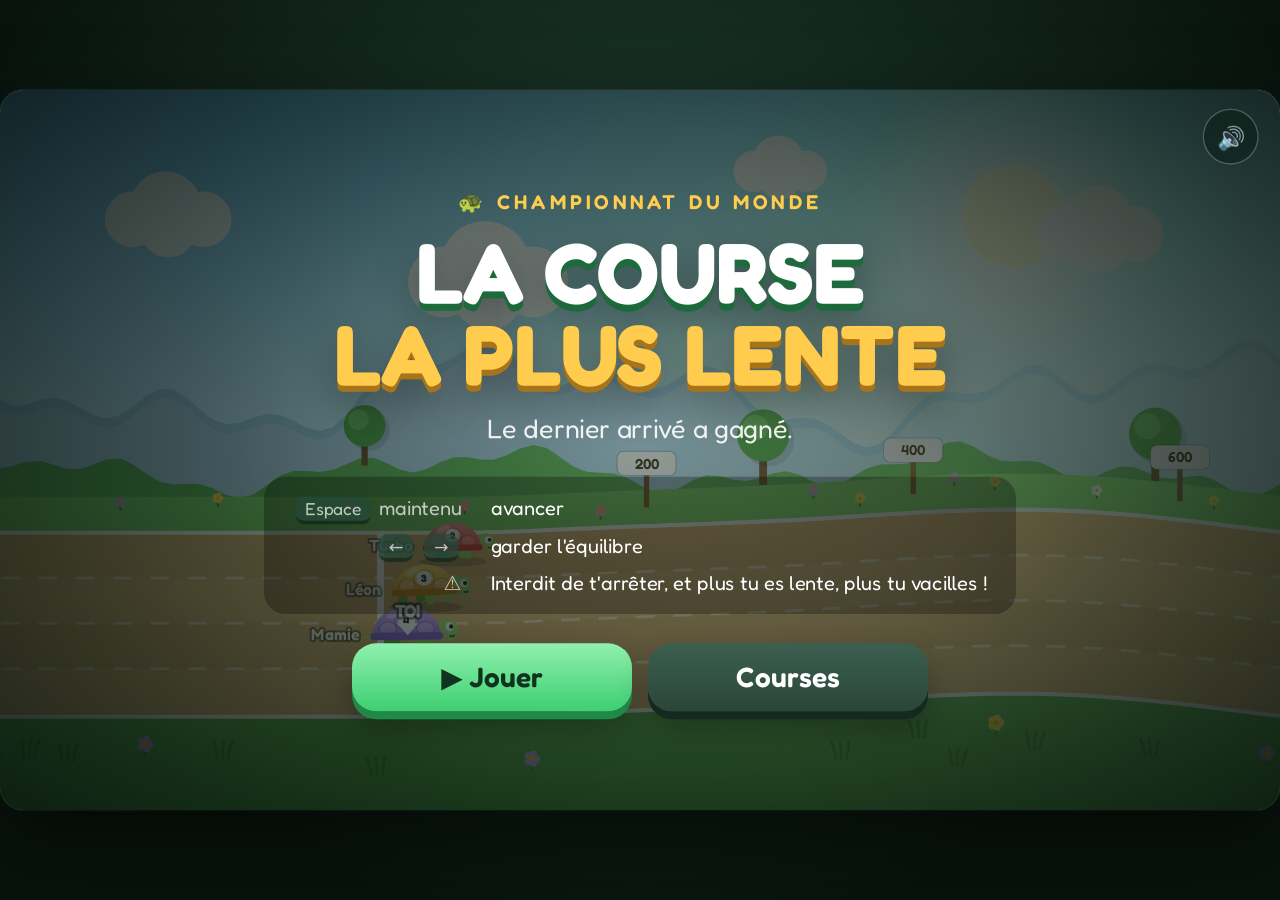
<file: jeux/games/course-de-tortues/index.html>
<!DOCTYPE html>
<html lang="fr">
<head>
<meta charset="UTF-8">
<meta name="viewport" content="width=device-width, initial-scale=1.0, maximum-scale=1.0, user-scalable=no">
<title>La course la plus lente</title>
<link rel="preconnect" href="https://fonts.googleapis.com">
<link rel="preconnect" href="https://fonts.gstatic.com" crossorigin>
<link href="https://fonts.googleapis.com/css2?family=Fredoka:wght@400;500;600;700&display=swap" rel="stylesheet">
<style>
  :root {
    --green: #4cd97b;
    --dark: #173b2a;
    --gold: #ffcc4d;
    --red: #ff5a5f;
  }
  * { box-sizing: border-box; }
  html, body {
    margin: 0;
    height: 100%;
    overflow: hidden;
    background: radial-gradient(ellipse at 50% 30%, #1d3a2c, #08130d 75%);
    font-family: "Fredoka", system-ui, sans-serif;
    color: #fff;
    user-select: none;
    -webkit-user-select: none;
    touch-action: none;
    overscroll-behavior: none;
  }

  /* La scène fait toujours 960x540 "virtuels", agrandie pour remplir l'écran */
  #stage {
    position: absolute;
    left: 50%;
    top: 50%;
    width: 960px;
    height: 540px;
    transform-origin: center center;
    overflow: hidden;
    border-radius: 18px;
    box-shadow: 0 20px 60px rgba(0,0,0,.55), 0 0 0 1px rgba(255,255,255,.06);
  }
  canvas { position: absolute; inset: 0; width: 960px; height: 540px; display: block; }

  /* ---------- Écrans ---------- */
  .overlay {
    position: absolute;
    inset: 0;
    display: flex;
    flex-direction: column;
    align-items: center;
    justify-content: center;
    gap: 14px;
    padding: 30px;
    text-align: center;
    background: radial-gradient(ellipse at center, rgba(10,30,20,.45), rgba(5,15,10,.85));
    opacity: 0;
    pointer-events: none;
    transition: opacity .25s ease;
    z-index: 3;
  }
  .overlay.show { opacity: 1; pointer-events: auto; }

  .kicker { font-size: 15px; letter-spacing: 3px; text-transform: uppercase; color: var(--gold); font-weight: 600; }
  .title {
    font-size: 64px; font-weight: 700; line-height: .95;
    text-shadow: 0 5px 0 #1d6b3c, 0 12px 30px rgba(0,0,0,.4);
    animation: wobble 4s ease-in-out infinite;
  }
  .title .accent { color: var(--gold); text-shadow: 0 5px 0 #a8741a, 0 12px 30px rgba(0,0,0,.4); }
  .tagline { font-size: 20px; opacity: .9; margin-bottom: 6px; }
  .h2 { font-size: 34px; font-weight: 700; }
  .big { font-size: 42px; font-weight: 700; text-shadow: 0 4px 0 rgba(0,0,0,.35); }
  .quip { font-size: 17px; opacity: .88; max-width: 520px; line-height: 1.4; }
  .rules {
    display: grid; grid-template-columns: auto auto; gap: 6px 22px; text-align: left;
    background: rgba(0,0,0,.28); border-radius: 16px; padding: 14px 22px; font-size: 15px; margin-top: 4px;
  }
  .rules span:nth-child(odd) { opacity: .7; text-align: right; }
  kbd {
    display: inline-block; min-width: 26px; padding: 1px 7px; margin: 0 2px;
    background: #24493a; border-radius: 7px; border-bottom: 3px solid #102519;
    font-family: inherit; font-size: 13px; text-align: center;
  }

  .btn {
    font-family: inherit; font-size: 21px; font-weight: 600;
    min-width: 210px; padding: 13px 28px;
    border: none; border-radius: 18px; cursor: pointer;
    color: #10331f; background: linear-gradient(#8ff0ad, #3fcf72);
    box-shadow: 0 6px 0 #1f8a47, 0 12px 24px rgba(0,0,0,.3);
    transition: transform .08s ease, box-shadow .08s ease, filter .15s;
  }
  .btn:hover { filter: brightness(1.07); }
  .btn:active { transform: translateY(4px); box-shadow: 0 2px 0 #1f8a47; }
  .btn.secondary { color: #fff; background: linear-gradient(#3b5f50, #2a4639); box-shadow: 0 6px 0 #142a20, 0 12px 24px rgba(0,0,0,.3); }
  .btn.secondary:active { box-shadow: 0 2px 0 #142a20; }
  .row { display: flex; gap: 12px; }
  .link { background: none; border: none; color: #fff; opacity: .65; font-family: inherit; font-size: 16px; cursor: pointer; text-decoration: underline; }

  .grid { display: grid; grid-template-columns: repeat(4, 1fr); gap: 14px; margin: 8px 0 12px; }
  .card {
    font-family: inherit; color: #fff; cursor: pointer; width: 190px;
    display: flex; flex-direction: column; align-items: center; gap: 6px;
    padding: 16px 12px; border-radius: 18px; border: 1px solid rgba(255,255,255,.1);
    background: linear-gradient(#2e5646, #1d3a2f);
    box-shadow: 0 6px 0 #0f2219;
    transition: transform .08s;
  }
  .card:active { transform: translateY(3px); }
  .card .num { font-size: 13px; letter-spacing: 2px; color: var(--gold); font-weight: 600; }
  .card .ico { font-size: 40px; line-height: 1.1; }
  .card .nm { font-size: 18px; font-weight: 600; }
  .card .res { font-size: 14px; opacity: .8; min-height: 18px; }
  .card.locked { opacity: .4; cursor: not-allowed; }

  table.res { border-collapse: collapse; font-size: 17px; min-width: 460px; }
  table.res td { padding: 6px 12px; text-align: left; }
  table.res tr { background: rgba(255,255,255,.05); }
  table.res tr:nth-child(even) { background: rgba(255,255,255,.09); }
  table.res tr.me { background: rgba(76,217,123,.28); font-weight: 600; }
  table.res td.rk { font-size: 20px; width: 44px; text-align: center; }
  table.res td.st { opacity: .75; font-size: 14px; text-align: right; }
  .dot { display: inline-block; width: 14px; height: 14px; border-radius: 50%; margin-right: 8px; vertical-align: -1px; border: 2px solid rgba(0,0,0,.25); }

  /* ---------- Boutons en jeu ---------- */
  #hudBtns { position: absolute; top: 14px; right: 16px; display: flex; gap: 8px; z-index: 4; }
  .round {
    width: 42px; height: 42px; border-radius: 50%; cursor: pointer;
    border: 1px solid rgba(255,255,255,.25); background: rgba(10,30,20,.55);
    color: #fff; font-size: 17px; font-family: inherit;
    display: flex; align-items: center; justify-content: center;
  }
  .round.hidden { display: none; }

  /* --tk : agrandissement des boutons tactiles (calculé en JS selon la taille de l'écran) */
  #touch { --tk: 1; position: absolute; left: 0; right: 0; bottom: 70px; display: none; justify-content: space-between; align-items: flex-end; padding: 0 24px; z-index: 2; pointer-events: none; }
  #touch.show { display: flex; }
  #touch .grp { display: flex; gap: calc(12px * var(--tk)); pointer-events: auto; }
  .tbtn {
    width: calc(84px * var(--tk)); height: calc(84px * var(--tk)); border-radius: 50%;
    -webkit-touch-callout: none; touch-action: none;
    background: rgba(255,255,255,.16); border: 2px solid rgba(255,255,255,.35);
    color: #fff; font-size: 32px; font-family: inherit; font-weight: 600;
    display: flex; align-items: center; justify-content: center;
  }
  .tbtn.wide { width: calc(150px * var(--tk)); border-radius: calc(42px * var(--tk)); font-size: calc(20px * var(--tk)); }
  .tbtn:active { background: rgba(255,255,255,.32); }

  /* Bouton "Passer le tutoriel" */
  #tutoSkip {
    position: absolute; left: 50%; top: 300px; transform: translateX(-50%); z-index: 2;
    font-family: inherit; font-size: 14px; color: #fff; cursor: pointer;
    background: rgba(10,30,20,.7); border: 1px solid rgba(255,255,255,.25); border-radius: 20px; padding: 6px 16px;
  }
  #tutoSkip.hidden { display: none; }

  /* Confettis de victoire (pur CSS) */
  .confetti { position: absolute; inset: 0; pointer-events: none; overflow: hidden; }
  .confetti i { position: absolute; top: -20px; width: 10px; height: 15px; border-radius: 2px; animation: fall linear forwards; }
  @keyframes fall { to { transform: translateY(600px) rotate(720deg); } }
  /* apparition en douceur des éléments des écrans */
  .overlay > * { animation: rise .35s ease-out both; }
  .overlay > .confetti { animation: none; }
  .overlay > .title { animation: rise .35s ease-out both, wobble 4s ease-in-out .35s infinite; }
  @keyframes rise { from { transform: translateY(14px); opacity: 0; } }

  @keyframes wobble { 0%,100% { transform: rotate(-1.5deg); } 50% { transform: rotate(1.5deg) translateY(-6px); } }
</style>
</head>
<body>
  <div id="stage">
    <canvas id="game"></canvas>

    <div id="hudBtns">
      <button class="round" data-a="mute" id="muteBtn" title="Son (M)">🔊</button>
      <button class="round hidden" data-a="pause" id="pauseBtn" title="Pause (Échap)">❚❚</button>
    </div>

    <div id="touch">
      <div class="grp">
        <button class="tbtn" data-k="left">◀</button>
        <button class="tbtn" data-k="right">▶</button>
      </div>
      <div class="grp">
        <button class="tbtn wide" data-k="push">AVANCER</button>
      </div>
    </div>

    <button id="tutoSkip" class="hidden" data-a="skiptuto">Passer le tutoriel ✕</button>

    <div class="overlay" id="overlay"></div>
  </div>

<script>
"use strict";
// ============================================================
//  LA COURSE LA PLUS LENTE
//  Règles : le DERNIER arrivé gagne. Interdit de s'arrêter.
//  Plus tu vas lentement, plus ta tortue perd l'équilibre.
// ============================================================

// ---------- Dimensions (unités "virtuelles") ----------
const VW = 960, VH = 540;
const START_X = 60;                     // ligne de départ (position dans le monde)
const LANE_Y = [352, 386, 420, 454];    // hauteur des pattes dans chaque couloir
const PLAYER_LANE = 3;                  // le joueur est dans le couloir de devant
const CAM_OFF = 300;                    // position du joueur à l'écran

// ---------- Physique de la tortue ----------
const PUSH = 60;        // accélération quand on appuie
const DECEL = 26;       // ralentissement quand on lâche
const SAND_DRAG = 38;   // freinage dans le sable
const SLOPE_G = 130;    // effet des pentes
const MAX_V = 160;
const STABLE_V = 55;    // au-dessus de cette vitesse, la tortue est stable
const TIP_ANGLE = 0.8;  // au-delà : elle se retourne
const STOP_TIME = 1.2;  // secondes sous la vitesse minimale avant disqualification

// ---------- Équilibre (plus les chiffres sont grands, plus c'est dur) ----------
const BAL = {
  instab: 2.4,    // tendance à basculer quand on est lent
  selfFix: 1.2,   // tendance à se redresser quand on va vite
  noise: 1.6,     // secousses aléatoires quand on est lent
  control: 2.6,   // force des touches ← →
  damping: 1.4,   // amortissement
  wind: 0.45,     // poussée des rafales de vent
};

// ============================================================
//  LES COURSES
//  hills : collines [hauteur, fréquence, décalage]
//  sand  : zones de sable [début, fin]
//  rivals: { name, color, speed (vitesse moyenne), dq (risque d'abandon par seconde) }
//  ease  : multiplie l'instabilité (0.6 = course 1 très indulgente, 1 = normal)
// ============================================================
const COURSES = [
  {
    name: "La Prairie", ico: "🌼",
    desc: "Une petite course tranquille pour apprendre.",
    sky: ["#6ec3ff", "#d7f1ff"], far: "#9cc7e6", mid: "#5fb35a", grass: ["#7fd36b", "#4e9e45"],
    track: "#d9b27a", trackDark: "#c49a62", sun: "#fff3b0",
    length: 1300, hills: [[14, 0.004, 0], [6, 0.012, 1]], sand: [], wind: false, minSpeed: 6, ease: 0.6,
    rivals: [
      { name: "Turbo", color: "#ff6b6b", speed: 72, dq: 0 },
      { name: "Léon", color: "#ffb84d", speed: 42, dq: 0.006 },
      { name: "Mamie", color: "#b48cff", speed: 31, dq: 0.003 },
    ],
  },
  {
    name: "Les Collines", ico: "⛰️",
    desc: "Ça monte, ça descend… Ne t'arrête pas dans les montées !",
    sky: ["#7fb8ff", "#f3e9ff"], far: "#8fa8d8", mid: "#4f9c55", grass: ["#73c65e", "#3f8a3a"],
    track: "#cfa56d", trackDark: "#b98d55", sun: "#fff1a8",
    length: 1500, hills: [[42, 0.0032, 0.5], [14, 0.009, 2]], sand: [], wind: false, minSpeed: 7, ease: 0.8,
    rivals: [
      { name: "Flash", color: "#ff5c8a", speed: 66, dq: 0.002 },
      { name: "Gaston", color: "#4dd0e1", speed: 36, dq: 0.007 },
      { name: "Mamie", color: "#b48cff", speed: 27, dq: 0.003 },
    ],
  },
  {
    name: "La Plage", ico: "🏖️",
    desc: "Le sable te freine et le vent te bouscule.",
    sky: ["#4fc3f7", "#fff6d6"], sea: true, far: "#2bb3c9", mid: "#e8cf8f", grass: ["#f1dca0", "#d9bd78"],
    track: "#e2bf80", trackDark: "#cfa866", sun: "#fffbe0",
    length: 1500, hills: [[10, 0.005, 0]], sand: [[380, 560], [860, 1080], [1250, 1400]], wind: true, minSpeed: 7, ease: 0.9,
    rivals: [
      { name: "Coco", color: "#ff8a65", speed: 34, dq: 0.006 },
      { name: "Turbo", color: "#ff6b6b", speed: 60, dq: 0.001 },
      { name: "Pépé", color: "#90a4ae", speed: 25, dq: 0.004 },
    ],
  },
  {
    name: "Le Grand Prix", ico: "🏆",
    desc: "La finale. Ton rival : Gary, la tortue la plus lente du monde.",
    sky: ["#ff9a76", "#ffd7a8"], far: "#b0698f", mid: "#7a5a8c", grass: ["#8bc06a", "#4d7d3f"],
    track: "#cf9f6a", trackDark: "#b5844f", sun: "#ffe0a3",
    length: 1700, hills: [[34, 0.004, 1], [12, 0.011, 3]], sand: [[720, 900]], wind: true, minSpeed: 8, ease: 1,
    rivals: [
      { name: "Mamie", color: "#b48cff", speed: 25, dq: 0.004 },
      { name: "Pépé", color: "#90a4ae", speed: 22, dq: 0.005 },
      { name: "Gary", color: "#ffd54f", speed: 20, dq: 0.006 },
    ],
  },
];

const PLAYER_COLOR = "#3ddc84";

// ============================================================
//  Page, taille d'écran
// ============================================================
const stage = document.getElementById("stage");
const canvas = document.getElementById("game");
const ctx = canvas.getContext("2d");
const overlay = document.getElementById("overlay");
const muteBtn = document.getElementById("muteBtn");
const pauseBtn = document.getElementById("pauseBtn");
const touchPad = document.getElementById("touch");
const isTouch = window.matchMedia("(pointer: coarse)").matches;

let S = 1, DPR = 1;
function resize() {
  S = Math.min(window.innerWidth / VW, window.innerHeight / VH);
  DPR = Math.min(2, window.devicePixelRatio || 1);
  canvas.width = Math.round(VW * S * DPR);
  canvas.height = Math.round(VH * S * DPR);
  stage.style.transform = `translate(-50%, -50%) scale(${S})`;
  // boutons tactiles : au moins ~60 px réels, même quand la scène est très réduite
  touchPad.style.setProperty("--tk", Math.max(1, Math.min(1.5, 60 / (84 * S))).toFixed(3));
}
window.addEventListener("resize", resize);
resize();

// ============================================================
//  Sauvegarde
// ============================================================
let save = { unlocked: 1, best: {}, muted: false };
try {
  const raw = localStorage.getItem("tortues-v1");
  if (raw) save = Object.assign(save, JSON.parse(raw));
} catch (e) {}
function persist() {
  try { localStorage.setItem("tortues-v1", JSON.stringify(save)); } catch (e) {}
}

// ============================================================
//  Sons (fabriqués par le navigateur)
// ============================================================
const Sound = {
  ctx: null,
  init() {
    if (!this.ctx) {
      try { this.ctx = new (window.AudioContext || window.webkitAudioContext)(); } catch (e) {}
    }
    if (this.ctx && this.ctx.state === "suspended") this.ctx.resume();
    this.startMusic();
  },
  tone(freq, dur, type = "sine", vol = 0.2, slideTo = null, delay = 0) {
    if (save.muted || !this.ctx) return;
    const c = this.ctx, t = c.currentTime + delay;
    const o = c.createOscillator(), g = c.createGain();
    o.type = type;
    o.frequency.setValueAtTime(freq, t);
    if (slideTo) o.frequency.exponentialRampToValueAtTime(slideTo, t + dur);
    g.gain.setValueAtTime(0.0001, t);
    g.gain.exponentialRampToValueAtTime(vol, t + 0.015);
    g.gain.exponentialRampToValueAtTime(0.0001, t + dur);
    o.connect(g); g.connect(c.destination);
    o.start(t); o.stop(t + dur + 0.05);
  },
  noise(dur, vol, freq, q = 1) {
    if (save.muted || !this.ctx) return;
    const c = this.ctx, len = Math.floor(c.sampleRate * dur);
    const buf = c.createBuffer(1, len, c.sampleRate), d = buf.getChannelData(0);
    for (let i = 0; i < len; i++) d[i] = (Math.random() * 2 - 1) * Math.sin(Math.PI * i / len);
    const src = c.createBufferSource(); src.buffer = buf;
    const f = c.createBiquadFilter(); f.type = "bandpass"; f.frequency.value = freq; f.Q.value = q;
    const g = c.createGain(); g.gain.value = vol;
    src.connect(f); f.connect(g); g.connect(c.destination);
    src.start();
  },
  step()    { this.tone(260 + Math.random() * 60, 0.05, "triangle", 0.035); },
  beep(hi)  { this.tone(hi ? 880 : 440, hi ? 0.45 : 0.18, "square", 0.08); },
  warn()    { this.tone(620, 0.08, "square", 0.05); },
  creak()   { this.tone(140, 0.12, "sawtooth", 0.04, 110); },
  whistle() { this.tone(2100, 0.25, "sine", 0.12, 2300); this.tone(2100, 0.35, "sine", 0.12, 2300, 0.3); },
  wind()    { this.noise(2.0, 0.35, 500, 0.5); },
  sad()     { [[392, 0], [370, 0.4], [349, 0.8]].forEach(([f, d]) => this.tone(f, 0.38, "sawtooth", 0.07, f * 0.97, d)); this.tone(330, 1.0, "sawtooth", 0.07, 290, 1.2); },
  fanfare() { [523, 659, 784, 1046, 784, 1046].forEach((f, i) => this.tone(f, i === 5 ? 0.7 : 0.22, "triangle", 0.15, null, i * 0.14)); },
  click()   { this.tone(700, 0.06, "triangle", 0.1); },
  phew()    { this.tone(500, 0.12, "sine", 0.08, 760); },                                   // rattrapage d'équilibre
  good()    { this.tone(660, 0.1, "triangle", 0.08); this.tone(880, 0.16, "triangle", 0.07, null, 0.08); },
  tuto()    { this.tone(660, 0.1, "sine", 0.1); this.tone(990, 0.16, "sine", 0.08, null, 0.08); },

  // --- Petite musique de fond : quelques notes douces, en boucle ---
  // Démarre seulement après un geste du joueur (init) et se tait si le son est coupé.
  musicTimer: null,
  musicStep: 0,
  startMusic() {
    if (this.musicTimer || !this.ctx) return;
    const NOTES = [392, 0, 330, 0, 294, 330, 0, 262, 294, 0, 330, 392, 0, 440, 392, 0];
    this.musicTimer = setInterval(() => {
      if (save.muted || document.hidden || !this.ctx || this.ctx.state !== "running") return;
      const f = NOTES[this.musicStep++ % NOTES.length];
      if (f) this.tone(f, 0.6, "triangle", 0.025);
      if (this.musicStep % 4 === 1) this.tone(131, 0.9, "sine", 0.03); // basse
    }, 450);
  },
};

// ============================================================
//  Clavier + tactile
// ============================================================
const keys = { left: false, right: false, push: false };
const KEYMAP = {
  " ": "push", ArrowUp: "push", z: "push", Z: "push", w: "push", W: "push",
  ArrowLeft: "left", q: "left", Q: "left", a: "left", A: "left",
  ArrowRight: "right", d: "right", D: "right",
};
window.addEventListener("keydown", (e) => {
  Sound.init();
  const k = KEYMAP[e.key];
  if (k) { keys[k] = true; e.preventDefault(); }
  if (e.key === "ArrowDown") e.preventDefault();
  if (e.key === "Escape" || e.key === "p" || e.key === "P") togglePause();
  if ((e.key === "r" || e.key === "R") && course && state !== "menu") startCourse(courseIdx);
  if (e.key === "m" || e.key === "M") toggleMute();
  // (preventDefault : évite qu'un bouton qui a le focus soit aussi "cliqué" → double action)
  if (e.key === "Enter" && (state === "results" || state === "dqshown")) { e.preventDefault(); if (!e.repeat) doAction("retry"); }
});
// pas de défilement / zoom de la page pendant qu'on joue (mobile, iframe)
document.addEventListener("touchmove", (e) => { if (e.cancelable) e.preventDefault(); }, { passive: false });
document.addEventListener("contextmenu", (e) => { if (e.target.closest(".tbtn")) e.preventDefault(); });
window.addEventListener("keyup", (e) => { const k = KEYMAP[e.key]; if (k) keys[k] = false; });
window.addEventListener("blur", () => { keys.left = keys.right = keys.push = false; });
document.addEventListener("visibilitychange", () => {
  if (document.hidden && (state === "racing" || state === "countdown")) togglePause();
});

touchPad.querySelectorAll("[data-k]").forEach((b) => {
  const k = b.dataset.k;
  b.addEventListener("pointerdown", (e) => { Sound.init(); keys[k] = true; b.setPointerCapture(e.pointerId); e.preventDefault(); });
  const up = () => { keys[k] = false; };
  b.addEventListener("pointerup", up);
  b.addEventListener("pointercancel", up);
  b.addEventListener("lostpointercapture", up);
});

// ============================================================
//  Petits outils
// ============================================================
const rand = (a, b) => a + Math.random() * (b - a);
const pick = (arr) => arr[Math.floor(Math.random() * arr.length)];
const clamp = (v, a, b) => Math.max(a, Math.min(b, v));
const smooth = (a, b, x) => { const t = clamp((x - a) / (b - a), 0, 1); return t * t * (3 - 2 * t); };
const hash = (n) => { const s = Math.sin(n * 12.9898) * 43758.5453; return s - Math.floor(s); };
const fmt = (t) => t.toFixed(1).replace(".", ",");
const noise1 = (x) => Math.sin(x * 0.013) * 0.5 + Math.sin(x * 0.031 + 1.7) * 0.3 + Math.sin(x * 0.077 + 4) * 0.2;

// ============================================================
//  État du jeu
// ============================================================
let state = "menu";   // menu | countdown | racing | finished | results | dq | dqshown | paused
let pausedFrom = null;
let course = null, courseIdx = 0;
let racers = [], player = null;
let finishOrder = [];
let T = 0, raceT = 0, countT = 0, endT = 0;
let camX = 0;
let parts = [];
let msgs = [];
let gust = { t: 8, active: 0, dir: 1 };
let warnT = 0, lastCount = 4;
let lastResult = null;
let fade = 0;            // fondu au noir entre les écrans
let tuto = null;         // tutoriel interactif { step, t } (une seule fois : save.tuto)
let nextMark = 200;      // prochain panneau de distance (pour les encouragements)
let wobbly = false;      // vrai quand la tortue du joueur penche dangereusement
const tutoBtn = document.getElementById("tutoSkip");
const TUTO_TEXT = isTouch
  ? ["Maintiens AVANCER pour partir", "Penche ? Corrige avec ◀ ▶", "Reste derrière les autres… mais ne t'arrête jamais !"]
  : ["Maintiens ESPACE pour partir", "Penche ? Corrige avec ← →", "Reste derrière les autres… mais ne t'arrête jamais !"];

// --- Le terrain : hauteur du sol à une position donnée ---
function terrain(x) {
  if (!course) return 0;
  let h = 0;
  for (const [a, f, p] of course.hills) h += a * Math.sin(x * f + p);
  return h * smooth(START_X + 60, START_X + 280, x) * (1 - smooth(course.length - 160, course.length - 10, x));
}
const slopeAt = (x) => (terrain(x + 2) - terrain(x - 2)) / 4;
const inSand = (x) => course && course.sand.some(([a, b]) => x >= a && x <= b);

function makeRacer(name, color, lane, opts = {}) {
  return {
    name, color, lane, x: START_X, v: 0, base: opts.speed || 0, dq: opts.dq || 0,
    status: "run", reason: "", finishT: 0, legPh: rand(0, 6), ph: rand(0, 6), f: rand(0.3, 0.7),
    theta: 0, omega: 0, noise: 0, stopT: 0, flipK: 0, flipDir: 1, sleeping: false,
    isPlayer: !!opts.player, bib: opts.bib, stepAcc: 0,
  };
}

function loadCourse(i) {
  courseIdx = i;
  course = COURSES[i];
  racers = course.rivals.map((r, k) => makeRacer(r.name, r.color, k, { speed: r.speed, dq: r.dq, bib: k + 2 }));
  player = makeRacer("Toi", PLAYER_COLOR, PLAYER_LANE, { player: true, bib: 1 });
  racers.push(player);
  finishOrder = [];
  raceT = 0; endT = 0;
  parts = []; msgs = [];
  gust = { t: rand(6, 10), active: 0, dir: 1 };
  camX = player.x - CAM_OFF;
  warnT = 0; nextMark = 200; wobbly = false;
}

// ============================================================
//  Tutoriel (course 1, première fois seulement)
//  étape 0 : la course attend que le joueur appuie sur AVANCER
//  étape 1 : corriger l'équilibre avec ← →
//  étape 2 : rappel de la règle, puis fin
// ============================================================
function endTuto(done) {
  if (!tuto) return;
  tuto = null;
  save.tuto = true;
  persist();
  tutoBtn.classList.add("hidden");
  if (done) { Sound.good(); say("Tutoriel terminé, à toi de jouer ! 👍", "#8ff0ad", true); }
}

function updateTuto(dt) {
  if (!tuto) return;
  tuto.t += dt;
  const next = () => { tuto.step++; tuto.t = 0; Sound.tuto(); };
  if (tuto.step === 0 && keys.push) next();
  else if (tuto.step === 1 && (keys.left || keys.right) && tuto.t > 0.6) next();
  else if (tuto.step === 1 && tuto.t > 7) next();      // ne pas bloquer si le joueur n'a pas besoin de corriger
  else if (tuto.step === 2 && tuto.t > 4) endTuto(true);
}

function say(text, color = "#fff", big = false) {
  msgs.push({ text, color, big, t: 0, life: big ? 2.4 : 2.2 });
  if (msgs.length > 3) msgs.shift();
}

function emit(x, y, n, o) {
  for (let i = 0; i < n; i++) {
    const a = o.angle !== undefined ? o.angle + (Math.random() - 0.5) * (o.spread ?? Math.PI * 2) : Math.random() * Math.PI * 2;
    const sp = (o.speed || 60) * rand(0.4, 1.2);
    parts.push({
      x, y, vx: Math.cos(a) * sp + (o.vx || 0), vy: Math.sin(a) * sp,
      life: 0, max: (o.life || 0.8) * rand(0.6, 1.2), size: (o.size || 3) * rand(0.6, 1.3),
      color: pick(o.colors || ["#fff"]), grav: o.grav ?? 200, rot: rand(0, 6), vr: rand(-6, 6), shape: o.shape || "dot",
    });
  }
}

// ============================================================
//  Mise à jour (60 fois par seconde)
// ============================================================
function tick(dt) {
  T += dt;
  for (let i = parts.length - 1; i >= 0; i--) {
    const p = parts[i];
    p.life += dt;
    if (p.life >= p.max) { parts.splice(i, 1); continue; }
    p.vy += p.grav * dt;
    p.x += p.vx * dt; p.y += p.vy * dt;
    p.rot += p.vr * dt;
  }
  for (let i = msgs.length - 1; i >= 0; i--) { msgs[i].t += dt; if (msgs[i].t >= msgs[i].life) msgs.splice(i, 1); }
  fade = Math.max(0, fade - dt * 2.5);

  if (!course || state === "paused" || state === "results" || state === "dqshown") return;

  // tutoriel : à l'étape 0, tout le monde attend que le joueur appuie sur AVANCER
  if (state === "racing" && tuto) {
    updateTuto(dt);
    if (tuto && tuto.step === 0) { updateCamera(dt); return; }
  }

  if (state === "countdown") {
    countT -= dt;
    const n = Math.ceil(countT);
    if (n !== lastCount && n >= 0) { lastCount = n; Sound.beep(n === 0); }
    if (countT <= 0) { state = "racing"; say("PARTEZ… mais doucement !", "#ffcc4d", true); }
    updateCamera(dt);
    return;
  }

  if (state === "racing" || state === "menu" || state === "finished" || state === "dq") {
    raceT += dt;
    updateGust(dt);
    for (const r of racers) {
      if (r.isPlayer) updatePlayer(r, dt);
      else updateRival(r, dt);
    }
  }

  if (state === "finished" || state === "dq") {
    endT -= dt;
    if (state === "finished" && Math.random() < 0.5) {
      emit(rand(0, VW) + camX, -10, 1, { angle: Math.PI / 2, spread: 0.6, speed: 80, colors: ["#ffcc4d", "#ff6b6b", "#4cd97b", "#4fc3f7", "#b48cff"], life: 3, size: 5, grav: 60, shape: "confetti" });
    }
    if (endT <= 0) state === "finished" ? showResults() : showDQ();
  }

  // menu : la course de démo recommence quand tout le monde est arrivé
  if (state === "menu" && racers.every((r) => r.status !== "run")) loadCourse(0);

  updateCamera(dt);
}

function updateCamera(dt) {
  const target = player.x - CAM_OFF;
  camX += (target - camX) * Math.min(1, dt * 4);
}

function updateGust(dt) {
  if (!course.wind || state === "menu") return;
  if (gust.active > 0) {
    gust.active -= dt;
    if (Math.random() < 0.6) {
      emit(camX + (gust.dir > 0 ? -20 : VW + 20), rand(140, 480), 1, {
        angle: gust.dir > 0 ? 0 : Math.PI, spread: 0.3, speed: 380, colors: ["#6fbf4a", "#a5d65c", "#e0c060"],
        life: 2.6, size: 5, grav: 15, shape: "leaf",
      });
    }
  } else {
    gust.t -= dt;
    if (gust.t <= 0 && state === "racing") {
      gust.active = 2.2;
      gust.dir = Math.random() < 0.5 ? -1 : 1;
      gust.t = rand(7, 12);
      Sound.wind();
      say(gust.dir > 0 ? "💨 Rafale de vent →" : "💨 ← Rafale de vent", "#d9f3ff", true);
    }
  }
}

function updatePlayer(p, dt) {
  if (p.status === "dq") { animateDQ(p, dt); return; }

  // --- en mode démo (menu), la tortue roule toute seule ---
  if (state === "menu") {
    p.v += (40 - p.v) * dt;
    p.x += p.v * dt;
    p.legPh += p.v * dt * 0.18;
    p.theta = Math.sin(T * 2) * 0.05;
    if (p.x >= course.length && p.status === "run") { p.status = "done"; }
    return;
  }

  const ctl = state === "racing";

  // --- vitesse ---
  let a = ctl && keys.push ? PUSH : -DECEL;
  if (p.status === "done") a = -DECEL;
  a -= p.v * 0.25;
  if (inSand(p.x)) a -= SAND_DRAG;
  a -= slopeAt(p.x) * SLOPE_G;
  p.v = clamp(p.v + a * dt, 0, MAX_V);
  p.x += p.v * dt;

  // --- pattes + petits bruits de pas ---
  const prev = p.legPh;
  p.legPh += p.v * dt * 0.18;
  if (Math.floor(prev / Math.PI) !== Math.floor(p.legPh / Math.PI)) Sound.step();
  if (p.v > 18 && Math.random() < p.v / 400) {
    emit(p.x - 22, LANE_Y[p.lane] - terrain(p.x), 1, { angle: Math.PI + 0.3, spread: 0.8, speed: 30, colors: inSand(p.x) ? ["#f2dca5"] : ["#c9a46c", "#b38b56"], life: 0.6, size: 3, grav: -10 });
  }

  if (p.status !== "run") { p.theta *= 0.95; return; }

  // --- interdit de s'arrêter ! ---
  if (raceT > 2.5 && p.v < course.minSpeed) {
    p.stopT += dt;
    warnT -= dt;
    if (warnT <= 0) { Sound.warn(); warnT = 0.25; }
    if (p.stopT > STOP_TIME) return disqualify(p, "stop");
  } else {
    p.stopT = Math.max(0, p.stopT - dt * 1.5);
  }

  // --- équilibre : plus on est lent, plus c'est instable ---
  const vn = clamp(p.v / STABLE_V, 0, 1);
  const ramp = clamp(raceT / 2, 0, 1);
  p.noise += (-p.noise * 1.5 + (Math.random() - 0.5) * 16) * dt;
  const ease = course.ease ?? 1;   // course 1 plus indulgente
  const instab = BAL.instab * ease * (1 - vn) - BAL.selfFix * vn;
  let torque = p.noise * (0.15 + BAL.noise * ease * Math.pow(1 - vn, 1.5)) * ramp;
  torque += p.theta * instab * ramp;
  torque += ((keys.right ? 1 : 0) - (keys.left ? 1 : 0)) * BAL.control;
  torque += slopeAt(p.x) * 0.5;
  if (gust.active > 0) torque += gust.dir * BAL.wind;
  p.omega += torque * dt;
  p.omega *= 1 - BAL.damping * dt;
  p.theta += p.omega * dt;
  if (Math.abs(p.theta) > 0.5 && Math.random() < 0.04) Sound.creak();
  if (Math.abs(p.theta) > TIP_ANGLE) return disqualify(p, "flip");

  // --- encouragements ---
  // rattrapage : on penchait fort et on s'est redressé
  if (!wobbly && Math.abs(p.theta) > 0.55) wobbly = true;
  else if (wobbly && Math.abs(p.theta) < 0.15) {
    wobbly = false;
    Sound.phew();
    say(pick(["Ouf, rattrapée !", "Bien redressée !", "Quel équilibre !"]), "#8ff0ad");
    emit(p.x, LANE_Y[p.lane] - terrain(p.x) - 30, 10, { speed: 90, colors: ["#8ff0ad", "#ffffff", "#ffcc4d"], life: 0.6, size: 3, grav: 120 });
  }
  // chaque panneau de distance franchi en étant la plus lente
  if (p.x - START_X >= nextMark) {
    if (liveRank() === 1 && nextMark < course.length - START_X - 100) {
      Sound.good();
      say(pick(["Parfait, reste derrière ! 🐢", "Toujours la plus lente, bravo !", "Tout doux… c'est parfait !"]), "#8ff0ad");
    }
    nextMark += 200;
  }

  // --- ligne d'arrivée ---
  if (p.x >= course.length) finish(p);
}

function updateRival(r, dt) {
  if (r.status === "dq") { animateDQ(r, dt); return; }
  const s = slopeAt(r.x);
  let target = r.base * (1 + 0.22 * Math.sin(raceT * r.f + r.ph)) * clamp(1 - s * 2, 0.55, 1.5);
  if (inSand(r.x)) target *= 0.8;
  if (r.status === "done") target = 0;
  r.v += (target - r.v) * Math.min(1, dt * 1.5);
  r.x += r.v * dt;
  r.legPh += r.v * dt * 0.18;
  r.theta = Math.sin(raceT * 2.5 + r.ph) * 0.05;

  if (r.status !== "run") return;
  if (state === "racing" && r.x > START_X + 200 && Math.random() < r.dq * dt) {
    disqualify(r, Math.random() < 0.5 ? "stop" : "flip");
    return;
  }
  if (r.x >= course.length) finish(r);
}

function animateDQ(r, dt) {
  r.v *= 0.9;
  r.x += r.v * dt;
  if (r.reason === "flip") r.flipK = Math.min(1, r.flipK + dt * 2.2);
}

function disqualify(r, reason) {
  r.status = "dq";
  r.reason = reason;
  r.sleeping = reason === "stop";
  r.flipDir = r.theta >= 0 ? 1 : -1;
  if (r.isPlayer) {
    state = "dq";
    endT = 1.8;
    Sound.whistle();
    Sound.sad();
    say(reason === "stop" ? "💤 Tu t'es arrêté !" : "🙃 Tu t'es retourné !", "#ff8a8a", true);
  } else if (state === "racing") {
    Sound.whistle();
    say(reason === "stop"
      ? `💤 ${r.name} s'est endormie. Disqualifiée !`
      : `🙃 ${r.name} s'est retournée. Disqualifiée !`, "#ffd0d0");
  }
}

function finish(r) {
  r.status = "done";
  r.finishT = raceT;
  finishOrder.push(r);
  if (r.isPlayer) {
    state = "finished";
    endT = 2.2;
    const stillRunning = racers.filter((o) => o.status === "run").length;
    if (stillRunning === 0) { Sound.fanfare(); say("🏆 Dernier ! Tu as gagné !", "#ffcc4d", true); }
    else { Sound.sad(); say("Tu as franchi la ligne… trop tôt !", "#fff", true); }
  } else if (state === "racing") {
    say(finishOrder.length === 1
      ? `🐇 ${r.name} arrive en premier… quelle honte !`
      : `${r.name} franchit la ligne. Trop pressée !`, "#fff");
    if (racers.every((o) => o.isPlayer || o.status !== "run")) {
      say("Tu es la dernière tortue en piste ! Passe la ligne pour gagner 🏆", "#ffcc4d", true);
    }
  }
}

// --- Classement "lenteur" en direct : 1 = le plus lent = celui qui gagne ---
function liveRank() {
  let rank = 1;
  for (const r of racers) if (!r.isPlayer && r.status === "run" && r.x < player.x) rank++;
  return rank;
}

// ============================================================
//  Dessin
// ============================================================
function render() {
  ctx.setTransform(S * DPR, 0, 0, S * DPR, 0, 0);
  if (!course) return;
  drawSky();
  drawFar();
  drawMid();
  drawGround();
  drawFinish(false);
  // tortues du fond vers l'avant
  for (let lane = 0; lane < 4; lane++) for (const r of racers) if (r.lane === lane) drawRacer(r);
  drawFinish(true);
  drawFrontGrass();
  drawParticles();
  drawLight();
  if (state !== "menu") drawHUD();
  if (state === "countdown") drawCountdown();
  if (tuto && state === "racing") drawTuto();
  drawMsgs();

  // fondu au noir (transition entre les écrans)
  if (fade > 0) {
    ctx.fillStyle = `rgba(5,15,10,${fade})`;
    ctx.fillRect(0, 0, VW, VH);
  }
}

// Lumière douce du soleil + coins assombris (donne de la profondeur)
let LIGHT = null, VIGN = null;
function drawLight() {
  if (!LIGHT) {
    LIGHT = ctx.createRadialGradient(760, 95, 20, 760, 95, 620);
    LIGHT.addColorStop(0, "rgba(255,245,200,.22)");
    LIGHT.addColorStop(1, "rgba(255,245,200,0)");
    VIGN = ctx.createRadialGradient(VW / 2, VH / 2, VH * 0.45, VW / 2, VH / 2, VW * 0.7);
    VIGN.addColorStop(0, "rgba(0,0,0,0)");
    VIGN.addColorStop(1, "rgba(0,0,0,.28)");
  }
  ctx.globalCompositeOperation = "lighter";
  ctx.fillStyle = LIGHT;
  ctx.fillRect(0, 0, VW, VH);
  ctx.globalCompositeOperation = "source-over";
  ctx.fillStyle = VIGN;
  ctx.fillRect(0, 0, VW, VH);
}

// Bulle du tutoriel, avec les pastilles d'étapes
function drawTuto() {
  const pulse = 1 + Math.sin(T * 5) * 0.03;
  ctx.save();
  ctx.translate(VW / 2, 215);
  ctx.scale(pulse, pulse);
  ctx.fillStyle = "rgba(12,30,22,.85)";
  roundRect(-250, -34, 500, 68, 18);
  ctx.fill();
  ctx.strokeStyle = "rgba(143,240,173,.7)";
  ctx.lineWidth = 2;
  ctx.stroke();
  ctx.textAlign = "center";
  ctx.font = "600 12px Fredoka, sans-serif";
  ctx.fillStyle = "#ffcc4d";
  ctx.fillText("TUTORIEL · ÉTAPE " + (tuto.step + 1) + " / 3", 0, -12);
  ctx.font = "700 19px Fredoka, sans-serif";
  ctx.fillStyle = "#fff";
  ctx.fillText(TUTO_TEXT[tuto.step], 0, 12);
  for (let k = 0; k < 3; k++) {
    ctx.beginPath();
    ctx.arc(-14 + k * 14, 25, 4, 0, Math.PI * 2);
    ctx.fillStyle = k < tuto.step ? "#4cd97b" : k === tuto.step ? "#ffcc4d" : "rgba(255,255,255,.25)";
    ctx.fill();
  }
  ctx.restore();
}

function drawSky() {
  const g = ctx.createLinearGradient(0, 0, 0, 320);
  g.addColorStop(0, course.sky[0]);
  g.addColorStop(1, course.sky[1]);
  ctx.fillStyle = g;
  ctx.fillRect(0, 0, VW, VH);

  // soleil
  const sx = 760, sy = 95;
  const sg = ctx.createRadialGradient(sx, sy, 10, sx, sy, 120);
  sg.addColorStop(0, "rgba(255,255,230,.9)");
  sg.addColorStop(0.3, "rgba(255,240,180,.35)");
  sg.addColorStop(1, "rgba(255,240,180,0)");
  ctx.fillStyle = sg;
  ctx.fillRect(sx - 120, sy - 120, 240, 240);
  ctx.fillStyle = course.sun;
  ctx.beginPath();
  ctx.arc(sx, sy, 38, 0, Math.PI * 2);
  ctx.fill();

  // nuages
  for (let i = 0; i < 6; i++) {
    const span = VW + 320;
    const x = ((i * 233 - camX * 0.08 + T * 7) % span + span) % span - 160;
    const y = 50 + (i * 47) % 130;
    drawCloud(x, y, 0.7 + (i % 3) * 0.25);
  }
}

function drawCloud(x, y, s) {
  ctx.fillStyle = "rgba(255,255,255,.85)";
  ctx.beginPath();
  ctx.arc(x, y, 22 * s, 0, Math.PI * 2);
  ctx.arc(x + 26 * s, y - 10 * s, 28 * s, 0, Math.PI * 2);
  ctx.arc(x + 56 * s, y, 22 * s, 0, Math.PI * 2);
  ctx.arc(x + 28 * s, y + 8 * s, 22 * s, 0, Math.PI * 2);
  ctx.fill();
}

function drawFar() {
  if (course.sea) {
    // la mer
    const g = ctx.createLinearGradient(0, 230, 0, 310);
    g.addColorStop(0, "#1ea7c4");
    g.addColorStop(1, "#7fdde8");
    ctx.fillStyle = g;
    ctx.fillRect(0, 232, VW, 90);
    ctx.strokeStyle = "rgba(255,255,255,.55)";
    ctx.lineWidth = 2;
    for (let k = 0; k < 4; k++) {
      ctx.beginPath();
      const y = 248 + k * 16;
      for (let sx = 0; sx <= VW; sx += 10) {
        const yy = y + Math.sin((sx + camX * 0.15) * 0.04 + T * 1.5 + k) * 2.5;
        sx ? ctx.lineTo(sx, yy) : ctx.moveTo(sx, yy);
      }
      ctx.globalAlpha = 0.5 - k * 0.1;
      ctx.stroke();
    }
    ctx.globalAlpha = 1;
    return;
  }
  // montagnes au loin
  ctx.fillStyle = course.far;
  ctx.beginPath();
  ctx.moveTo(0, VH);
  for (let sx = 0; sx <= VW; sx += 10) ctx.lineTo(sx, 225 + noise1(sx + camX * 0.15) * 45);
  ctx.lineTo(VW, VH);
  ctx.fill();
  // neige / lumière sur les sommets
  ctx.fillStyle = "rgba(255,255,255,.18)";
  ctx.beginPath();
  ctx.moveTo(0, VH);
  for (let sx = 0; sx <= VW; sx += 10) ctx.lineTo(sx, 232 + noise1(sx + camX * 0.15) * 45);
  ctx.lineTo(VW, VH);
  ctx.fill();
}

function drawMid() {
  const off = camX * 0.4;
  // collines moyennes
  ctx.fillStyle = course.mid;
  ctx.beginPath();
  ctx.moveTo(0, VH);
  for (let sx = 0; sx <= VW; sx += 10) ctx.lineTo(sx, 285 + noise1((sx + off) * 1.3 + 500) * 22);
  ctx.lineTo(VW, VH);
  ctx.fill();

  // arbres (ou palmiers à la plage)
  const step = 150;
  const first = Math.floor(off / step) - 1;
  for (let k = first; k < first + VW / step + 3; k++) {
    if (hash(k + courseIdx * 50) < 0.4) continue;
    const sx = k * step - off + hash(k * 3) * 60;
    const base = 285 + noise1((sx + off) * 1.3 + 500) * 22 + 6;
    const sc = 0.7 + hash(k * 7) * 0.5;
    if (course.sea) drawPalm(sx, base, sc);
    else drawTree(sx, base, sc);
  }
}

function drawTree(x, y, s) {
  ctx.fillStyle = "#6b4a2b";
  ctx.fillRect(x - 3 * s, y - 26 * s, 6 * s, 26 * s);
  ctx.fillStyle = "rgba(0,0,0,.12)";
  ctx.beginPath(); ctx.arc(x + 4 * s, y - 34 * s, 20 * s, 0, Math.PI * 2); ctx.fill();
  ctx.fillStyle = shade(course.mid, -18);
  ctx.beginPath(); ctx.arc(x, y - 38 * s, 20 * s, 0, Math.PI * 2); ctx.fill();
  ctx.fillStyle = shade(course.mid, 10);
  ctx.beginPath(); ctx.arc(x - 6 * s, y - 44 * s, 10 * s, 0, Math.PI * 2); ctx.fill();
}

function drawPalm(x, y, s) {
  ctx.strokeStyle = "#8a6239";
  ctx.lineWidth = 5 * s;
  ctx.lineCap = "round";
  ctx.beginPath();
  ctx.moveTo(x, y);
  ctx.quadraticCurveTo(x + 10 * s, y - 30 * s, x + 4 * s, y - 60 * s);
  ctx.stroke();
  ctx.strokeStyle = "#3f9a4a";
  ctx.lineWidth = 4 * s;
  for (let k = 0; k < 5; k++) {
    const a = -Math.PI / 2 + (k - 2) * 0.65 + Math.sin(T * 1.5 + x) * 0.05;
    ctx.beginPath();
    ctx.moveTo(x + 4 * s, y - 60 * s);
    ctx.quadraticCurveTo(x + 4 * s + Math.cos(a) * 20 * s, y - 72 * s, x + 4 * s + Math.cos(a) * 30 * s, y - 58 * s + Math.sin(a) * -4 * s);
    ctx.stroke();
  }
}

function shade(hex, amt) {
  const n = parseInt(hex.slice(1), 16);
  const r = clamp((n >> 16) + amt, 0, 255), g = clamp(((n >> 8) & 255) + amt, 0, 255), b = clamp((n & 255) + amt, 0, 255);
  return `rgb(${r},${g},${b})`;
}

// --- Le sol : herbe + piste à 4 couloirs qui suit les collines ---
function groundPath(offsetY, from = 0, to = VW) {
  ctx.moveTo(from, offsetY - terrain(from + camX));
  for (let sx = from; sx <= to; sx += 8) ctx.lineTo(sx, offsetY - terrain(sx + camX));
  ctx.lineTo(to, offsetY - terrain(to + camX));
}

function drawGround() {
  // herbe
  const g = ctx.createLinearGradient(0, 290, 0, VH);
  g.addColorStop(0, course.grass[0]);
  g.addColorStop(1, course.grass[1]);
  ctx.fillStyle = g;
  ctx.beginPath();
  groundPath(305);
  ctx.lineTo(VW, VH); ctx.lineTo(0, VH);
  ctx.fill();

  // piste
  ctx.beginPath();
  groundPath(332);
  for (let sx = VW; sx >= 0; sx -= 8) ctx.lineTo(sx, 470 - terrain(sx + camX));
  ctx.closePath();
  ctx.fillStyle = course.track;
  ctx.fill();

  // bandes alternées sur chaque couloir
  for (let i = 0; i < 4; i++) {
    if (i % 2) continue;
    ctx.beginPath();
    groundPath(LANE_Y[i] - 20);
    for (let sx = VW; sx >= 0; sx -= 8) ctx.lineTo(sx, LANE_Y[i] + 14 - terrain(sx + camX));
    ctx.closePath();
    ctx.fillStyle = course.trackDark;
    ctx.globalAlpha = 0.35;
    ctx.fill();
    ctx.globalAlpha = 1;
  }

  // zones de sable
  for (const [a, b] of course.sand) {
    const s1 = Math.max(0, a - camX), s2 = Math.min(VW, b - camX);
    if (s2 <= s1) continue;
    ctx.beginPath();
    groundPath(332, s1, s2);
    for (let sx = s2; sx >= s1; sx -= 8) ctx.lineTo(sx, 470 - terrain(sx + camX));
    ctx.closePath();
    ctx.fillStyle = "#f5df9f";
    ctx.fill();
    ctx.fillStyle = "rgba(190,150,80,.5)";
    for (let wx = Math.ceil(a / 14) * 14; wx < b; wx += 14) {
      const sx = wx - camX;
      if (sx < s1 || sx > s2) continue;
      for (let k = 0; k < 4; k++) {
        const yy = 340 + hash(wx + k) * 120 - terrain(wx);
        ctx.fillRect(sx + hash(wx * k) * 10, yy, 2, 2);
      }
    }
    // panneau "SABLE"
    if (a - camX > -60 && a - camX < VW) drawSign(a - camX, 318 - terrain(a), "SABLE", "#e0a43a");
  }

  // bords de la piste + lignes de couloirs
  ctx.strokeStyle = "rgba(255,255,255,.85)";
  ctx.lineWidth = 3;
  ctx.beginPath(); groundPath(332); ctx.stroke();
  ctx.beginPath(); groundPath(470); ctx.stroke();
  ctx.strokeStyle = "rgba(255,255,255,.5)";
  ctx.lineWidth = 2;
  for (let i = 0; i < 3; i++) {
    const y0 = LANE_Y[i] + 14;
    const dash = 28;
    const start = -((camX % dash) + dash) % dash;
    for (let sx = start; sx < VW; sx += dash) {
      ctx.beginPath();
      ctx.moveTo(sx, y0 - terrain(sx + camX));
      ctx.lineTo(sx + 14, y0 - terrain(sx + 14 + camX));
      ctx.stroke();
    }
  }

  // ligne de départ
  const sx0 = START_X - camX;
  if (sx0 > -20 && sx0 < VW + 20) {
    ctx.fillStyle = "#fff";
    ctx.fillRect(sx0 - 2, 332 - terrain(START_X), 5, 138);
  }

  // panneaux de distance tous les 200
  for (let d = 200; d < course.length; d += 200) {
    const sx = START_X + d - camX;
    if (sx < -40 || sx > VW + 40) continue;
    drawSign(sx, 318 - terrain(START_X + d), String(d), "#fff");
  }

  // fleurs / coquillages dans l'herbe du haut
  const cell = 37;
  const firstC = Math.floor(camX / cell);
  for (let c = firstC; c < firstC + VW / cell + 2; c++) {
    if (hash(c) < 0.55) continue;
    const sx = c * cell - camX + hash(c * 2) * 20;
    const y = 312 + hash(c * 5) * 14 - terrain(c * cell);
    drawFlower(sx, y, c, 0.8);
  }
}

function drawSign(x, y, text, color) {
  ctx.fillStyle = "#7a5530";
  ctx.fillRect(x - 2, y - 26, 4, 26);
  ctx.fillStyle = color;
  roundRect(x - 22, y - 42, 44, 18, 5);
  ctx.fill();
  ctx.strokeStyle = "rgba(0,0,0,.25)";
  ctx.lineWidth = 1;
  ctx.stroke();
  ctx.fillStyle = "#3a2a18";
  ctx.font = "600 11px Fredoka, sans-serif";
  ctx.textAlign = "center";
  ctx.fillText(text, x, y - 29);
}

function drawFlower(x, y, seed, s) {
  if (course.sea) {
    // coquillage
    ctx.fillStyle = hash(seed * 9) < 0.5 ? "#ffd9c7" : "#fff1d6";
    ctx.beginPath();
    ctx.arc(x, y, 4 * s, Math.PI, 0);
    ctx.fill();
    return;
  }
  ctx.strokeStyle = "#3f8a3a";
  ctx.lineWidth = 1.5;
  ctx.beginPath(); ctx.moveTo(x, y); ctx.lineTo(x, y - 8 * s); ctx.stroke();
  ctx.fillStyle = ["#fff", "#ffd54f", "#ff8fb1", "#b39ddb"][Math.floor(hash(seed * 3) * 4)];
  for (let k = 0; k < 5; k++) {
    const a = k * 1.2566;
    ctx.beginPath();
    ctx.arc(x + Math.cos(a) * 3 * s, y - 8 * s + Math.sin(a) * 3 * s, 2.2 * s, 0, Math.PI * 2);
    ctx.fill();
  }
  ctx.fillStyle = "#ffb300";
  ctx.beginPath(); ctx.arc(x, y - 8 * s, 1.6 * s, 0, Math.PI * 2); ctx.fill();
}

function drawFrontGrass() {
  const cell = 29;
  const firstC = Math.floor(camX / cell);
  for (let c = firstC; c < firstC + VW / cell + 2; c++) {
    if (hash(c + 777) < 0.5) continue;
    const sx = c * cell - camX;
    const y = 488 + hash(c * 11) * 40 - terrain(c * cell) * 0.6;
    if (hash(c * 13) < 0.35) drawFlower(sx, y, c + 99, 1.2);
    else {
      ctx.strokeStyle = shade(course.grass[1], -15);
      ctx.lineWidth = 2;
      ctx.beginPath();
      for (let k = -1; k <= 1; k++) {
        ctx.moveTo(sx + k * 4, y);
        ctx.quadraticCurveTo(sx + k * 5, y - 8, sx + k * 7 + Math.sin(T * 2 + c) * 1.5, y - 14);
      }
      ctx.stroke();
    }
  }
}

// --- Arrivée : damier + arche (front = parties devant les tortues) ---
function drawFinish(front) {
  const sx = course.length - camX;
  if (sx < -80 || sx > VW + 80) return;
  const h = terrain(course.length);
  if (!front) {
    // damier sur la piste
    const sq = 9.5;
    for (let row = 0; row < 14; row++) {
      for (let col = 0; col < 2; col++) {
        ctx.fillStyle = (row + col) % 2 ? "#222" : "#fff";
        ctx.fillRect(sx - sq + col * sq, 333 - h + row * sq * 1.0, sq, sq);
      }
    }
    // poteau arrière
    ctx.fillStyle = "#e9e9e9";
    ctx.fillRect(sx - 4, 190 - h, 8, 142);
    return;
  }
  // poteau avant
  ctx.fillStyle = "#f4f4f4";
  ctx.fillRect(sx - 5, 190 - h, 10, 285);
  ctx.fillStyle = "rgba(0,0,0,.15)";
  ctx.fillRect(sx + 2, 190 - h, 3, 285);
  // banderole
  ctx.save();
  ctx.translate(sx, 175 - h);
  ctx.rotate(Math.sin(T * 1.5) * 0.02);
  ctx.fillStyle = "#ff5a5f";
  roundRect(-90, -24, 180, 44, 8);
  ctx.fill();
  for (let k = 0; k < 18; k++) {
    ctx.fillStyle = k % 2 ? "#222" : "#fff";
    ctx.fillRect(-90 + k * 10, -24, 10, 6);
  }
  ctx.fillStyle = "#fff";
  ctx.font = "700 20px Fredoka, sans-serif";
  ctx.textAlign = "center";
  ctx.fillText("ARRIVÉE", 0, 10);
  ctx.restore();
}

// --- Une tortue ---
function drawRacer(r) {
  const sx = r.x - camX;
  if (sx < -80 || sx > VW + 80) return;
  const sy = LANE_Y[r.lane] - terrain(r.x);
  const sc = 0.78 + 0.08 * r.lane;
  const ang = -Math.atan(slopeAt(r.x)) + r.theta;

  // halo vert au sol sous la tortue du joueur
  if (r.isPlayer) {
    ctx.save();
    ctx.fillStyle = `rgba(110,255,170,${0.32 + Math.sin(T * 4) * 0.08})`;
    ctx.beginPath();
    ctx.ellipse(sx, sy + 2, 40 * sc, 9 * sc, 0, 0, Math.PI * 2);
    ctx.fill();
    ctx.restore();
  }

  drawTurtle(sx, sy, sc, r, ang);

  // nom derrière les adversaires / flèche "TOI" au départ
  ctx.textAlign = "center";
  if (r.isPlayer && (state === "countdown" || state === "menu" || raceT < 3)) {
    const by = sy - 52 + Math.sin(T * 4) * 2;
    ctx.fillStyle = "#fff";
    ctx.beginPath();
    ctx.moveTo(sx - 8, by); ctx.lineTo(sx + 8, by); ctx.lineTo(sx, by + 9);
    ctx.fill();
    ctx.font = "700 13px Fredoka, sans-serif";
    outlineText("TOI", sx, by - 5, "#fff", "rgba(0,0,0,.45)", 4);
  } else {
    ctx.font = "600 12px Fredoka, sans-serif";
    ctx.textAlign = "right";
    ctx.globalAlpha = r.status === "dq" ? 0.5 : 0.9;
    outlineText(r.name, sx - 38 * sc, sy - 8 * sc, "#fff", "rgba(0,0,0,.45)", 3);
    ctx.globalAlpha = 1;
  }

  // Zzz si elle dort
  if (r.sleeping) {
    ctx.font = "700 16px Fredoka, sans-serif";
    for (let k = 0; k < 3; k++) {
      const ph = (T * 0.6 + k / 3) % 1;
      ctx.globalAlpha = Math.sin(ph * Math.PI);
      outlineText("z", sx + 28 * sc + ph * 18, sy - 40 * sc - ph * 30, "#fff", "rgba(0,0,0,.35)", 3);
    }
    ctx.globalAlpha = 1;
  }
}

function drawTurtle(x, y, sc, r, ang) {
  ctx.save();
  ctx.translate(x, y);
  ctx.scale(sc, sc);

  // ombre
  ctx.fillStyle = "rgba(0,0,0,.18)";
  ctx.beginPath();
  ctx.ellipse(0, 2, 32, 5, 0, 0, Math.PI * 2);
  ctx.fill();

  ctx.rotate(ang);
  // retournement sur la carapace
  if (r.flipK > 0) {
    ctx.translate(0, -16);
    ctx.rotate(r.flipDir * Math.PI * r.flipK);
    ctx.translate(0, 16 - 18 * r.flipK);
  }

  const skin = "#9bd56f", skinDark = "#6fae4a";
  const flipped = r.flipK > 0.5;
  const ph = flipped ? T * 22 : r.legPh;

  // pattes
  [-17, -6, 7, 18].forEach((lx, k) => {
    const o = ph + (k % 2) * Math.PI;
    const dx = Math.sin(o) * 3.2;
    const lift = -Math.max(0, Math.cos(o)) * 2.6;
    ctx.fillStyle = k < 2 ? skinDark : skin;
    roundRect(lx - 4 + dx, -13 + lift, 8, 13, 4);
    ctx.fill();
  });

  // queue
  ctx.fillStyle = skin;
  ctx.beginPath();
  ctx.moveTo(-26, -13); ctx.lineTo(-35, -9); ctx.lineTo(-25, -8);
  ctx.fill();

  // cou + tête (qui dodeline)
  const bob = Math.sin(r.legPh * 2) * 1.2;
  ctx.fillStyle = skin;
  roundRect(18, -19 + bob, 13, 9, 4);
  ctx.fill();
  ctx.beginPath();
  ctx.arc(32, -16 + bob, 9, 0, Math.PI * 2);
  ctx.fill();
  // joue
  ctx.fillStyle = "rgba(255,120,140,.45)";
  ctx.beginPath(); ctx.arc(31, -11 + bob, 2.6, 0, Math.PI * 2); ctx.fill();
  // œil
  if (r.sleeping) {
    ctx.strokeStyle = "#1d2b1a";
    ctx.lineWidth = 1.6;
    ctx.beginPath(); ctx.arc(34.5, -18 + bob, 2.6, 0.1 * Math.PI, 0.9 * Math.PI); ctx.stroke();
  } else {
    ctx.fillStyle = "#fff";
    ctx.beginPath(); ctx.arc(34.5, -18.5 + bob, 3.4, 0, Math.PI * 2); ctx.fill();
    ctx.fillStyle = "#1d2b1a";
    ctx.beginPath(); ctx.arc(35.6, -18.5 + bob, 1.8, 0, Math.PI * 2); ctx.fill();
  }
  // bouche
  ctx.strokeStyle = "#2c4a22";
  ctx.lineWidth = 1.3;
  ctx.beginPath();
  if (flipped || (r.isPlayer && Math.abs(r.theta) > 0.45)) ctx.arc(37, -10 + bob, 2, Math.PI * 1.1, Math.PI * 1.9);
  else ctx.arc(36, -13 + bob, 2.4, 0.15 * Math.PI, 0.75 * Math.PI);
  ctx.stroke();

  // bandeau rouge du joueur
  if (r.isPlayer) {
    ctx.strokeStyle = "#ff5a5f";
    ctx.lineWidth = 3;
    ctx.beginPath(); ctx.arc(32, -16 + bob, 9, Math.PI * 1.08, Math.PI * 1.85); ctx.stroke();
    ctx.lineWidth = 2.4;
    ctx.beginPath();
    ctx.moveTo(25, -22 + bob);
    ctx.quadraticCurveTo(18, -26 + Math.sin(T * 9) * 3, 12, -23 + Math.sin(T * 9 + 1) * 3);
    ctx.stroke();
  }

  // carapace
  const g = ctx.createLinearGradient(0, -36, 0, -10);
  g.addColorStop(0, shade(r.color, 40));
  g.addColorStop(1, shade(r.color, -25));
  ctx.fillStyle = g;
  ctx.beginPath();
  ctx.ellipse(0, -12, 27, 23, 0, Math.PI, Math.PI * 2);
  ctx.closePath();
  ctx.fill();
  // écailles
  ctx.fillStyle = "rgba(255,255,255,.22)";
  ctx.strokeStyle = "rgba(0,0,0,.18)";
  ctx.lineWidth = 1.2;
  for (const [ex, ey, rx, ry] of [[0, -23, 9, 7], [-15, -17, 7, 5.5], [15, -17, 7, 5.5]]) {
    ctx.beginPath();
    ctx.ellipse(ex, ey, rx, ry, 0, 0, Math.PI * 2);
    ctx.fill();
    ctx.stroke();
  }
  // reflet
  ctx.fillStyle = "rgba(255,255,255,.35)";
  ctx.beginPath();
  ctx.ellipse(-9, -29, 7, 3, -0.4, 0, Math.PI * 2);
  ctx.fill();
  // bordure
  ctx.fillStyle = shade(r.color, -45);
  roundRect(-29, -14, 58, 6, 3);
  ctx.fill();
  // numéro
  ctx.fillStyle = "#fff";
  ctx.beginPath(); ctx.arc(0, -23, 6.5, 0, Math.PI * 2); ctx.fill();
  ctx.fillStyle = "#222";
  ctx.font = "700 9px Fredoka, sans-serif";
  ctx.textAlign = "center";
  ctx.fillText(String(r.bib), 0, -20);

  // gouttes de sueur quand on perd l'équilibre
  if (r.isPlayer && Math.abs(r.theta) > 0.4 && r.status === "run") {
    ctx.fillStyle = "#7fd3ff";
    for (let k = 0; k < 2; k++) {
      const p = (T * 2 + k * 0.5) % 1;
      ctx.globalAlpha = 1 - p;
      ctx.beginPath();
      ctx.arc(26 + k * 9, -30 - p * 10, 2.2, 0, Math.PI * 2);
      ctx.fill();
    }
    ctx.globalAlpha = 1;
  }
  ctx.restore();
}

function drawParticles() {
  for (const p of parts) {
    const sx = p.x - camX;
    ctx.globalAlpha = clamp(1 - p.life / p.max, 0, 1) * (p.shape === "dot" ? 0.7 : 1);
    ctx.fillStyle = p.color;
    if (p.shape === "dot") {
      ctx.beginPath();
      ctx.arc(sx, p.y, p.size, 0, Math.PI * 2);
      ctx.fill();
    } else {
      ctx.save();
      ctx.translate(sx, p.y);
      ctx.rotate(p.rot);
      if (p.shape === "leaf") { ctx.beginPath(); ctx.ellipse(0, 0, p.size, p.size * 0.45, 0, 0, Math.PI * 2); ctx.fill(); }
      else ctx.fillRect(-p.size / 2, -p.size / 4, p.size, p.size / 2);
      ctx.restore();
    }
  }
  ctx.globalAlpha = 1;
}

// --- Interface ---
function outlineText(text, x, y, fill, stroke = "rgba(0,0,0,.5)", lw = 5) {
  ctx.lineJoin = "round";
  ctx.strokeStyle = stroke;
  ctx.lineWidth = lw;
  ctx.strokeText(text, x, y);
  ctx.fillStyle = fill;
  ctx.fillText(text, x, y);
}

function roundRect(x, y, w, h, r) {
  ctx.beginPath();
  ctx.moveTo(x + r, y);
  ctx.arcTo(x + w, y, x + w, y + h, r);
  ctx.arcTo(x + w, y + h, x, y + h, r);
  ctx.arcTo(x, y + h, x, y, r);
  ctx.arcTo(x, y, x + w, y, r);
  ctx.closePath();
}

function panel(x, y, w, h) {
  ctx.fillStyle = "rgba(12,30,22,.62)";
  roundRect(x, y, w, h, 14);
  ctx.fill();
  ctx.strokeStyle = "rgba(255,255,255,.12)";
  ctx.lineWidth = 1;
  ctx.stroke();
}

function drawHUD() {
  // nom de la course
  panel(16, 14, 210, 52);
  ctx.textAlign = "left";
  ctx.font = "600 11px Fredoka, sans-serif";
  ctx.fillStyle = "#ffcc4d";
  ctx.fillText(`COURSE ${courseIdx + 1} / ${COURSES.length}`, 30, 34);
  ctx.font = "700 19px Fredoka, sans-serif";
  ctx.fillStyle = "#fff";
  ctx.fillText(course.ico + " " + course.name, 30, 56);

  // mini-carte de la course
  const mx = 300, mw = 360, my = 30;
  panel(mx - 20, 14, mw + 40, 64);
  ctx.strokeStyle = "rgba(255,255,255,.35)";
  ctx.lineWidth = 4;
  ctx.lineCap = "round";
  ctx.beginPath(); ctx.moveTo(mx, my + 6); ctx.lineTo(mx + mw, my + 6); ctx.stroke();
  ctx.font = "14px sans-serif";
  ctx.textAlign = "center";
  ctx.fillText("🏁", mx + mw + 2, my + 11);
  for (const r of racers) {
    const px = mx + clamp((r.x - START_X) / (course.length - START_X), 0, 1) * mw;
    ctx.globalAlpha = r.status === "dq" ? 0.4 : 1;
    ctx.fillStyle = r.color;
    ctx.beginPath(); ctx.arc(px, my + 6, r.isPlayer ? 8 : 6, 0, Math.PI * 2); ctx.fill();
    ctx.strokeStyle = r.isPlayer ? "#fff" : "rgba(0,0,0,.35)";
    ctx.lineWidth = r.isPlayer ? 2.5 : 1.5;
    ctx.stroke();
    if (r.status === "dq") {
      ctx.strokeStyle = "#ff5a5f"; ctx.lineWidth = 2;
      ctx.beginPath(); ctx.moveTo(px - 5, my + 1); ctx.lineTo(px + 5, my + 11); ctx.moveTo(px + 5, my + 1); ctx.lineTo(px - 5, my + 11); ctx.stroke();
    }
  }
  ctx.globalAlpha = 1;

  // classement de lenteur en direct
  if (state === "racing" && player.status === "run") {
    const rk = liveRank();
    ctx.font = "600 14px Fredoka, sans-serif";
    ctx.fillStyle = rk === 1 ? "#8ff0ad" : "#ffd27a";
    ctx.fillText(rk === 1 ? "🐢 Tu es la plus lente : tu gagnes !" : `Tu es ${rk}e plus lente — ralentis !`, mx + mw / 2, my + 36);
  }

  // jauge de vitesse
  const bx = 20, by = 474, bw = 300;
  panel(bx, by, bw + 28, 52);
  ctx.textAlign = "left";
  ctx.font = "600 11px Fredoka, sans-serif";
  ctx.fillStyle = "rgba(255,255,255,.75)";
  ctx.fillText("VITESSE", bx + 14, by + 18);
  const vmax = 100;
  const gx = bx + 14, gy = by + 26, gw = bw, gh = 14;
  ctx.fillStyle = "rgba(255,255,255,.12)";
  roundRect(gx, gy, gw, gh, 7); ctx.fill();
  const minW = (course.minSpeed / vmax) * gw;
  ctx.fillStyle = "rgba(255,90,95,.75)";
  roundRect(gx, gy, minW, gh, 7); ctx.fill();
  const grad = ctx.createLinearGradient(gx, 0, gx + gw, 0);
  grad.addColorStop(0, "#4cd97b");
  grad.addColorStop(0.5, "#ffcc4d");
  grad.addColorStop(1, "#ff8a4d");
  ctx.fillStyle = grad;
  ctx.globalAlpha = 0.85;
  const vw = clamp(player.v / vmax, 0, 1) * gw;
  if (vw > minW) { roundRect(gx + minW, gy, vw - minW, gh, 7); ctx.fill(); }
  ctx.globalAlpha = 1;
  ctx.fillStyle = "#fff";
  ctx.fillRect(gx + vw - 1.5, gy - 3, 3, gh + 6);
  ctx.font = "600 9px Fredoka, sans-serif";
  ctx.fillStyle = "rgba(255,255,255,.85)";
  ctx.textAlign = "center";
  ctx.fillText("STOP", gx + minW / 2 + 3, gy + 10.5);
  ctx.font = "500 10px Fredoka, sans-serif";
  ctx.fillStyle = "rgba(255,255,255,.6)";
  ctx.textAlign = "right";
  ctx.fillText("🐇 trop vite", gx + gw, by + 18);

  // jauge d'équilibre
  const ex = VW - 20 - 328, ey = 474, ew = 300;
  panel(ex, ey, ew + 28, 52);
  ctx.textAlign = "left";
  ctx.font = "600 11px Fredoka, sans-serif";
  ctx.fillStyle = "rgba(255,255,255,.75)";
  ctx.fillText("ÉQUILIBRE   ← →", ex + 14, ey + 18);
  const qx = ex + 14, qy = ey + 26;
  const eg = ctx.createLinearGradient(qx, 0, qx + ew, 0);
  eg.addColorStop(0, "#ff5a5f");
  eg.addColorStop(0.25, "#ffcc4d");
  eg.addColorStop(0.5, "#4cd97b");
  eg.addColorStop(0.75, "#ffcc4d");
  eg.addColorStop(1, "#ff5a5f");
  ctx.fillStyle = eg;
  ctx.globalAlpha = 0.85;
  roundRect(qx, qy, ew, 14, 7); ctx.fill();
  ctx.globalAlpha = 1;
  const tx = qx + ew / 2 + clamp(player.theta / TIP_ANGLE, -1, 1) * (ew / 2);
  ctx.fillStyle = "#fff";
  ctx.beginPath(); ctx.arc(tx, qy + 7, 9, 0, Math.PI * 2); ctx.fill();
  ctx.fillStyle = PLAYER_COLOR;
  ctx.beginPath(); ctx.arc(tx, qy + 7, 6, 0, Math.PI * 2); ctx.fill();

  // alerte : tu vas t'arrêter !
  if (player.stopT > 0 && player.status === "run") {
    const k = player.stopT / STOP_TIME;
    ctx.textAlign = "center";
    ctx.font = "700 30px Fredoka, sans-serif";
    ctx.globalAlpha = 0.6 + 0.4 * Math.sin(T * 20);
    outlineText("💤 AVANCE !", VW / 2, 150, "#ff8a8a", "rgba(0,0,0,.5)", 6);
    ctx.globalAlpha = 1;
    ctx.fillStyle = "rgba(0,0,0,.35)";
    roundRect(VW / 2 - 80, 162, 160, 8, 4); ctx.fill();
    ctx.fillStyle = "#ff5a5f";
    roundRect(VW / 2 - 80, 162, 160 * k, 8, 4); ctx.fill();
  }
}

function drawCountdown() {
  const n = Math.ceil(countT);
  const frac = countT - Math.floor(countT);
  ctx.textAlign = "center";
  ctx.save();
  ctx.translate(VW / 2, 210);
  const s = 1 + frac * 0.4;
  ctx.scale(s, s);
  ctx.globalAlpha = clamp(frac * 2, 0, 1);
  ctx.font = "700 90px Fredoka, sans-serif";
  outlineText(n > 0 ? String(n) : "", 0, 30, "#fff", "rgba(0,0,0,.45)", 10);
  ctx.restore();
  ctx.globalAlpha = 1;
  ctx.font = "500 18px Fredoka, sans-serif";
  outlineText(course.desc, VW / 2, 290, "#fff", "rgba(0,0,0,.45)", 5);
}

function drawMsgs() {
  ctx.textAlign = "center";
  msgs.forEach((m, i) => {
    const a = clamp(Math.min(m.t / 0.2, (m.life - m.t) / 0.4), 0, 1);
    const pop = m.t < 0.15 ? 0.6 + (m.t / 0.15) * 0.5 : m.t < 0.25 ? 1.1 - (m.t - 0.15) : 1;
    ctx.save();
    ctx.globalAlpha = a;
    ctx.translate(VW / 2, 120 + i * 34);
    ctx.scale(pop, pop);
    ctx.font = `700 ${m.big ? 24 : 18}px Fredoka, sans-serif`;
    outlineText(m.text, 0, 0, m.color, "rgba(0,0,0,.5)", 5);
    ctx.restore();
  });
}

// ============================================================
//  Écrans (menu, choix de course, résultats, pause)
// ============================================================
const MEDALS = ["🥇", "🥈", "🥉", "🐇"];

function showOverlay(html) { overlay.innerHTML = html; overlay.classList.add("show"); }
function hideOverlay() {
  overlay.classList.remove("show");
  // le bouton cliqué garde sinon le focus : Espace (= AVANCER) le "recliquerait" en pleine course
  if (document.activeElement && document.activeElement.blur) document.activeElement.blur();
}
function setPlayUI(on) {
  pauseBtn.classList.toggle("hidden", !on);
  touchPad.classList.toggle("show", on && isTouch);
  if (!on) tutoBtn.classList.add("hidden");
}

// Pluie de confettis CSS (victoire)
function confettiHTML(n) {
  const cols = ["#ffcc4d", "#ff6b6b", "#4cd97b", "#4fc3f7", "#b48cff"];
  let h = "";
  for (let i = 0; i < n; i++) {
    h += `<i style="left:${rand(0, 100).toFixed(1)}%;background:${pick(cols)};animation-duration:${rand(1.8, 3.4).toFixed(2)}s;animation-delay:${rand(0, 0.8).toFixed(2)}s"></i>`;
  }
  return `<div class="confetti">${h}</div>`;
}

function showMenu() {
  state = "menu";
  tuto = null;              // on quitte : le tutoriel reprendra la prochaine fois
  loadCourse(0);
  setPlayUI(false);
  showOverlay(`
    <div class="kicker">🐢 Championnat du monde</div>
    <div class="title">LA COURSE<br><span class="accent">LA PLUS LENTE</span></div>
    <div class="tagline">Le dernier arrivé a gagné.</div>
    <div class="rules">
      <span><kbd>Espace</kbd> maintenu</span><span>avancer</span>
      <span><kbd>←</kbd> <kbd>→</kbd></span><span>garder l'équilibre</span>
      <span>⚠️</span><span>Interdit de t'arrêter, et plus tu es lente, plus tu vacilles !</span>
    </div>
    <div class="row" style="margin-top:8px">
      <button class="btn" data-a="play">▶ Jouer</button>
      <button class="btn secondary" data-a="courses">Courses</button>
    </div>
  `);
}

function showCourses() {
  let cards = "";
  COURSES.forEach((c, i) => {
    const locked = i >= save.unlocked;
    const b = save.best[i];
    cards += `
      <button class="card${locked ? " locked" : ""}" data-a="course" data-i="${i}" ${locked ? "disabled" : ""}>
        <span class="num">COURSE ${i + 1}</span>
        <span class="ico">${locked ? "🔒" : c.ico}</span>
        <span class="nm">${c.name}</span>
        <span class="res">${b ? MEDALS[b - 1] + " " + (b === 1 ? "Gagnée" : b + "e") : locked ? "Finis 1re ou 2e avant" : "—"}</span>
      </button>`;
  });
  showOverlay(`
    <div class="h2">Choisis ta course</div>
    <div class="grid">${cards}</div>
    <button class="btn secondary" data-a="menu">← Retour</button>
  `);
}

function showResults() {
  state = "results";
  setPlayUI(false);
  // ordre d'arrivée : ceux déjà arrivés, puis ceux encore en course (le plus avancé d'abord)
  const still = racers.filter((r) => r.status === "run").sort((a, b) => b.x - a.x);
  const arrival = [...finishOrder, ...still];
  const ranking = arrival.slice().reverse();       // le plus lent en premier
  const dqs = racers.filter((r) => r.status === "dq");
  const rank = ranking.indexOf(player) + 1;

  const prev = save.best[courseIdx];
  if (!prev || rank < prev) save.best[courseIdx] = rank;
  if (rank <= 2) save.unlocked = Math.min(COURSES.length, Math.max(save.unlocked, courseIdx + 2));
  persist();
  // (la fanfare a déjà été jouée au passage de la ligne : on ne la rejoue pas ici)
  tuto = null;

  const titles = [
    "🏆 CHAMPIONNE DE LA LENTEUR !",
    "🥈 Presque assez lente !",
    "🥉 Un peu trop pressée…",
    "🐇 Beaucoup trop rapide !",
  ];
  const quips = [
    "Personne n'a été plus lent que toi. Un exploit.",
    "Une seule tortue a été plus lente. Elle doit dormir debout.",
    "Tu avais un rendez-vous ?",
    "Tu as couru comme un lièvre. C'est la honte du championnat.",
  ];

  let rows = "";
  ranking.forEach((r, i) => {
    rows += `<tr class="${r.isPlayer ? "me" : ""}"><td class="rk">${MEDALS[i] || i + 1}</td>
      <td><span class="dot" style="background:${r.color}"></span>${r.name}</td>
      <td class="st">${r.status === "done" ? "arrivée en " + fmt(r.finishT) + " s" : "encore en route"}</td></tr>`;
  });
  dqs.forEach((r) => {
    rows += `<tr><td class="rk">❌</td><td><span class="dot" style="background:${r.color}"></span>${r.name}</td>
      <td class="st">disqualifiée (${r.reason === "stop" ? "endormie" : "retournée"})</td></tr>`;
  });

  const canNext = courseIdx + 1 < COURSES.length && courseIdx + 1 < save.unlocked;
  showOverlay(`
    ${rank <= 2 ? confettiHTML(rank === 1 ? 70 : 25) : ""}
    <div class="kicker">${course.ico} ${course.name}</div>
    <div class="big" style="color:${rank === 1 ? "#ffcc4d" : "#fff"}">${titles[Math.min(rank, 4) - 1]}</div>
    <div class="quip">${quips[Math.min(rank, 4) - 1]}${rank > 2 ? "<br><b>Termine 1re ou 2e pour débloquer la course suivante.</b>" : ""}</div>
    <table class="res">${rows}</table>
    <div class="row" style="margin-top:6px">
      <button class="btn secondary" data-a="retry">↻ Rejouer</button>
      ${canNext ? `<button class="btn" data-a="next">Course suivante ▶</button>` : `<button class="btn" data-a="courses">Courses</button>`}
    </div>
    <button class="link" data-a="menu">Menu principal</button>
  `);
}

function showDQ() {
  state = "dqshown";
  tuto = null;
  setPlayUI(false);
  const stop = player.reason === "stop";
  showOverlay(`
    <div class="kicker">${course.ico} ${course.name}</div>
    <div class="big" style="color:#ff8a8a">${stop ? "💤 DISQUALIFIÉE !" : "🙃 DISQUALIFIÉE !"}</div>
    <div class="quip">${stop
      ? "Tu t'es arrêtée. Une tortue de course doit <b>toujours</b> avancer, même tout doucement."
      : "Tu t'es retournée sur ta carapace. Va un peu plus vite pour garder l'équilibre, ou corrige avec ← →."}</div>
    <div class="row" style="margin-top:6px">
      <button class="btn" data-a="retry">↻ Réessayer</button>
      <button class="btn secondary" data-a="courses">Courses</button>
    </div>
    <button class="link" data-a="menu">Menu principal</button>
  `);
}

function togglePause() {
  if (state === "racing" || state === "countdown") {
    pausedFrom = state;
    state = "paused";
    keys.left = keys.right = keys.push = false;
    showOverlay(`
      <div class="h2">Pause</div>
      <div class="quip">Les tortues en profitent pour faire une sieste.</div>
      <button class="btn" data-a="resume">▶ Reprendre</button>
      <button class="btn secondary" data-a="retry">↻ Recommencer</button>
      <button class="link" data-a="menu">Menu principal</button>
    `);
  } else if (state === "paused") {
    state = pausedFrom;
    hideOverlay();
  }
}

function toggleMute() {
  save.muted = !save.muted;
  persist();
  muteBtn.textContent = save.muted ? "🔇" : "🔊";
}

function startCourse(i) {
  loadCourse(i);
  state = "countdown";
  pausedFrom = null;
  countT = 3.99;
  lastCount = 4;
  fade = 1;                                       // fondu d'entrée
  keys.left = keys.right = keys.push = false;
  // tutoriel : course 1, la toute première fois seulement
  tuto = i === 0 && !save.tuto ? { step: 0, t: 0 } : null;
  hideOverlay();
  setPlayUI(true);
  tutoBtn.classList.toggle("hidden", !tuto);
}

function doAction(a, el) {
  Sound.init();
  Sound.click();
  switch (a) {
    case "play": {
      let i = COURSES.findIndex((_, k) => save.best[k] !== 1 && k < save.unlocked);
      if (i < 0) i = 0;
      startCourse(i);
      break;
    }
    case "courses": showCourses(); break;
    case "course": startCourse(+el.dataset.i); break;
    case "menu": showMenu(); break;
    case "retry": startCourse(courseIdx); break;
    case "next": startCourse(courseIdx + 1); break;
    case "resume": togglePause(); break;
    case "pause": togglePause(); break;
    case "mute": toggleMute(); break;
    case "skiptuto": endTuto(false); break;
  }
  // ne pas garder le focus sur un bouton (Espace le déclencherait à nouveau)
  if (el && el.blur) el.blur();
}

document.addEventListener("click", (e) => {
  const el = e.target.closest("[data-a]");
  if (el && !el.disabled) doAction(el.dataset.a, el);
});

// ============================================================
//  Boucle principale (pas de temps fixe = même vitesse partout)
// ============================================================
const STEP = 1 / 60;
let acc = 0, last = performance.now();
function frame(now) {
  let dt = (now - last) / 1000;
  last = now;
  if (dt > 0.1) dt = 0.1;
  acc += dt;
  while (acc >= STEP) { tick(STEP); acc -= STEP; }
  render();
  requestAnimationFrame(frame);
}

muteBtn.textContent = save.muted ? "🔇" : "🔊";
showMenu();
requestAnimationFrame(frame);
</script>
</body>
</html>
</file>
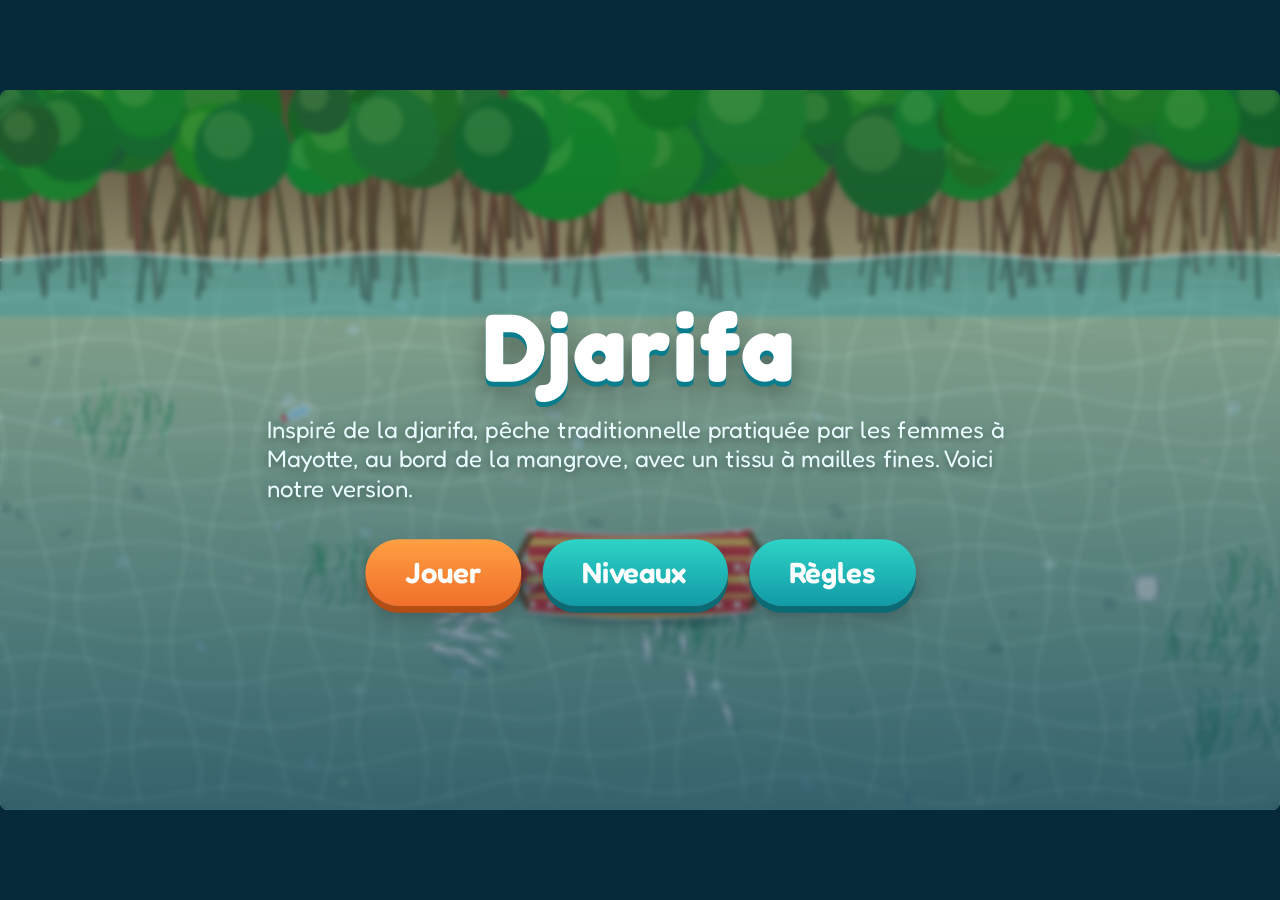
<file: jeux/games/djarifa/index.html>
<!DOCTYPE html>
<html lang="fr">
<head>
<meta charset="utf-8">
<meta name="viewport" content="width=device-width, initial-scale=1, maximum-scale=1, user-scalable=no">
<title>Djarifa</title>
<link rel="preconnect" href="https://fonts.googleapis.com">
<link rel="preconnect" href="https://fonts.gstatic.com" crossorigin>
<link href="https://fonts.googleapis.com/css2?family=Fredoka:wght@400;500;600;700&display=swap" rel="stylesheet">
<style>
  /* ===== Mise en page générale ===== */
  * { box-sizing: border-box; -webkit-tap-highlight-color: transparent; }
  html, body { margin: 0; height: 100%; background: #062a3a; overflow: hidden; font-family: 'Fredoka', system-ui, sans-serif; color: #fff; user-select: none; -webkit-user-select: none; touch-action: none; }
  /* La scène fait toujours 960x540 et est agrandie/réduite avec transform: scale */
  #stage { position: absolute; left: 0; top: 0; width: 960px; height: 540px; transform-origin: 0 0; overflow: hidden; border-radius: 6px; }
  #game { position: absolute; left: 0; top: 0; width: 960px; height: 540px; display: block; cursor: crosshair; }
  .overlay { position: absolute; inset: 0; display: flex; align-items: center; justify-content: center; background: rgba(4, 40, 58, 0.55); backdrop-filter: blur(2px); }
  .hidden { display: none !important; }
  /* Les écrans apparaissent / disparaissent en fondu */
  .overlay { transition: opacity .3s; }
  .overlay.hidden { display: flex !important; opacity: 0; pointer-events: none; }
  .overlay .panel { transition: transform .3s cubic-bezier(.2,1.4,.4,1); }
  .overlay.hidden .panel { transform: scale(.92) translateY(10px); }
  /* Bulle du tutoriel */
  #tuto { position: absolute; left: 50%; top: 66px; transform: translateX(-50%); width: 560px; background: linear-gradient(160deg,#ffffff,#e1faf7); color: #0d4a5a; border-radius: 18px; padding: 10px 18px; text-align: center; box-shadow: 0 8px 24px rgba(0,0,0,.35); border: 3px solid #2ed3c6; }
  #tuto p { margin: 4px 0 8px; font-size: 18px; }
  #tuto .btn { font-size: 16px; padding: 7px 18px; }
  .panel { background: linear-gradient(160deg, rgba(255,255,255,0.97), rgba(225,250,247,0.97)); color: #0d4a5a; border-radius: 26px; padding: 26px 34px; text-align: center; box-shadow: 0 14px 40px rgba(0,0,0,0.35), inset 0 -6px 0 rgba(0,150,160,0.15); max-width: 640px; }
  h1 { margin: 0; font-size: 72px; font-weight: 700; letter-spacing: 2px; color: #fff; text-shadow: 0 4px 0 #0a7d8c, 0 8px 18px rgba(0,0,0,0.35); }
  h2 { margin: 0 0 12px; font-size: 34px; color: #0b6f7e; }
  p { margin: 8px 0; font-size: 17px; line-height: 1.4; }
  .sub { color: #e8fbff; font-size: 18px; max-width: 560px; margin: 8px auto 22px; text-shadow: 0 2px 6px rgba(0,0,0,0.4); }
  .btn { font-family: inherit; font-size: 22px; font-weight: 600; border: 0; border-radius: 999px; padding: 12px 30px; margin: 6px; cursor: pointer; color: #fff; background: linear-gradient(#ff9f43, #f0702b); box-shadow: 0 5px 0 #b44d14, 0 8px 16px rgba(0,0,0,0.25); transition: transform .08s; }
  .btn:hover { transform: translateY(-2px); }
  .btn:active { transform: translateY(3px); box-shadow: 0 2px 0 #b44d14; }
  .btn.teal { background: linear-gradient(#2ed3c6, #129aa6); box-shadow: 0 5px 0 #0b6a73, 0 8px 16px rgba(0,0,0,0.25); }
  .btn.small { font-size: 17px; padding: 8px 20px; }
  #menu { flex-direction: column; background: linear-gradient(rgba(4,40,58,0.15), rgba(4,40,58,0.55)); }
  #levelGrid { display: grid; grid-template-columns: repeat(3, 170px); gap: 14px; margin: 10px 0 16px; }
  .lvl { font-family: inherit; border: 0; border-radius: 18px; padding: 12px 8px; cursor: pointer; background: linear-gradient(#e6fffb, #b9efe8); color: #0b5d6a; box-shadow: 0 4px 0 #6cc4bb; }
  .lvl b { display: block; font-size: 28px; }
  .lvl span { display: block; font-size: 15px; }
  .lvl .st { color: #f5a623; font-size: 22px; letter-spacing: 2px; }
  .lvl.locked { opacity: 0.45; cursor: not-allowed; filter: grayscale(0.7); }
  .stars { font-size: 54px; color: #f5a623; letter-spacing: 6px; text-shadow: 0 3px 0 #c97c00; }
  .stars .off { color: #cfdfe0; text-shadow: none; }
  #topBtns { position: absolute; right: 12px; top: 10px; display: flex; gap: 8px; }
  .round { width: 44px; height: 44px; border-radius: 50%; border: 0; font-family: inherit; font-size: 18px; font-weight: 700; color: #0b5d6a; background: rgba(255,255,255,0.85); cursor: pointer; box-shadow: 0 3px 0 rgba(0,0,0,0.2); }
  #touchLower { position: absolute; right: 22px; bottom: 22px; width: 132px; height: 132px; touch-action: none; border-radius: 50%; border: 4px solid rgba(255,255,255,0.9); background: rgba(255,140,60,0.75); color: #fff; font-family: inherit; font-size: 20px; font-weight: 700; box-shadow: 0 6px 18px rgba(0,0,0,0.3); }
  #touchLower.on { background: rgba(20,160,170,0.85); transform: scale(0.94); }
  .rules { text-align: left; font-size: 16px; }
  .rules li { margin: 5px 0; }
  .note { font-size: 14px; color: #3a7a85; font-style: italic; }
</style>
</head>
<body>
<div id="stage">
  <canvas id="game"></canvas>

  <div id="topBtns" class="hidden">
    <button class="round" id="btnMute" title="Son (M)">♪</button>
    <button class="round" id="btnPause" title="Pause (Échap / P)">II</button>
  </div>
  <button id="touchLower" class="hidden">Baisser</button>

  <!-- Bulle du tutoriel (première partie) -->
  <div id="tuto" class="hidden"><p id="tutoText"></p><button class="btn small" id="tutoNext">Suivant</button><button class="btn teal small" id="tutoSkip">Passer</button></div>

  <!-- Menu principal -->
  <div id="menu" class="overlay">
    <h1>Djarifa</h1>
    <div class="sub">Inspiré de la djarifa, pêche traditionnelle pratiquée par les femmes à Mayotte, au bord de la mangrove, avec un tissu à mailles fines. Voici notre version.</div>
    <div>
      <button class="btn" id="btnPlay">Jouer</button>
      <button class="btn teal" id="btnLevels">Niveaux</button>
      <button class="btn teal" id="btnRules">Règles</button>
    </div>
  </div>

  <!-- Choix des niveaux -->
  <div id="levels" class="overlay hidden">
    <div class="panel">
      <h2>Niveaux</h2>
      <div id="levelGrid"></div>
      <button class="btn teal small" data-back>Retour</button>
    </div>
  </div>

  <!-- Règles -->
  <div id="rules" class="overlay hidden">
    <div class="panel">
      <h2>Règles</h2>
      <ul class="rules">
        <li><b>Déplacer le tissu :</b> souris, doigt (glisser) ou flèches du clavier.</li>
        <li><b>Baisser le tissu :</b> maintenir clic / Espace / bouton « Baisser ». Attends que le cercle devienne <b>vert</b> (tissu assez profond), puis <b>relâche</b> pour le remonter et attraper les poissons au-dessus.</li>
        <li>Baisse le tissu <b>devant</b> un banc et attends qu'il passe dessus : si tu bouges vite, les poissons s'enfuient.</li>
        <li>Évite les <b>crabes</b> et les <b>oursins</b> : tu perds des poissons et le tissu s'emmêle.</li>
        <li>Garde le lagon propre : ramasse les <b>déchets plastiques</b>, ils comptent en bonus pour les étoiles.</li>
        <li>Atteins l'objectif avant que la <b>marée</b> monte !</li>
      </ul>
      <p class="note">Inspiré de la djarifa, pêche traditionnelle pratiquée par les femmes à Mayotte, au bord de la mangrove, avec un tissu à mailles fines. Voici notre version.</p>
      <button class="btn teal small" data-back>Retour</button>
    </div>
  </div>

  <!-- Pause -->
  <div id="pause" class="overlay hidden">
    <div class="panel">
      <h2>Pause</h2>
      <button class="btn" id="btnResume">Reprendre</button>
      <button class="btn teal" id="btnRestart">Recommencer</button>
      <button class="btn teal" id="btnQuit">Menu</button>
    </div>
  </div>

  <!-- Fin de niveau -->
  <div id="result" class="overlay hidden">
    <div class="panel">
      <h2 id="resTitle">Bravo !</h2>
      <div class="stars" id="resStars"></div>
      <p id="resText"></p>
      <button class="btn" id="btnNext">Suivant</button>
      <button class="btn teal" id="btnRetry">Rejouer</button>
      <button class="btn teal" id="btnMenu">Menu</button>
    </div>
  </div>
</div>

<script>
// =====================================================================
//  DJARIFA — petit jeu d'arcade
//  Tout est dans ce fichier. Le canvas « virtuel » fait 960x540.
// =====================================================================

const W = 960, H = 540;
const stage = document.getElementById('stage');
const canvas = document.getElementById('game');
const ctx = canvas.getContext('2d');
let S = 1, DPR = 1;

// ---------- Petits outils mathématiques ----------
const rand = (a, b) => a + Math.random() * (b - a);
const clamp = (v, a, b) => Math.max(a, Math.min(b, v));
const lerp = (a, b, t) => a + (b - a) * t;

// ---------- Les 6 niveaux ----------
// time = durée avant la marée haute (secondes), target = poissons à attraper
const LEVELS = [
  { name: 'Lagon calme',        tip: 'Baisse le tissu devant un banc, puis relâche !', time: 75, target: 12, schools: 3, fishPer: 10, speed: 0.9,  flee: 0.2,  crabs: 0, urchins: 0, waste: 2, wind: 0,   night: false, cloth: 0 },
  { name: 'Les crabes du bord', tip: 'Attention aux crabes qui marchent sur le sable.', time: 70, target: 16, schools: 3, fishPer: 12, speed: 1.0,  flee: 0.35, crabs: 3, urchins: 0, waste: 3, wind: 0,   night: false, cloth: 1 },
  { name: 'Coup de vent',       tip: 'Le vent pousse le tissu et les déchets.',         time: 70, target: 18, schools: 3, fishPer: 13, speed: 1.05, flee: 0.4,  crabs: 1, urchins: 3, waste: 5, wind: 1,   night: false, cloth: 2 },
  { name: 'Marée rapide',       tip: 'Les poissons filent vite, la marée aussi !',      time: 55, target: 20, schools: 4, fishPer: 11, speed: 1.3,  flee: 0.5,  crabs: 2, urchins: 2, waste: 3, wind: 0.3, night: false, cloth: 3 },
  { name: 'Nuit à la lanterne', tip: 'La lumière attire les poissons… et cache les crabes.', time: 70, target: 18, schools: 3, fishPer: 12, speed: 1.0, flee: 0.45, crabs: 3, urchins: 3, waste: 3, wind: 0, night: true, cloth: 4 },
  { name: 'Grande marée',       tip: 'Tout à la fois : bonne chance !',                 time: 65, target: 26, schools: 4, fishPer: 12, speed: 1.35, flee: 0.55, crabs: 3, urchins: 3, waste: 5, wind: 0.8, night: false, cloth: 5 },
];

// Couleurs des tissus (motifs colorés génériques)
const CLOTHS = [
  ['#e63946', '#ffd166', '#ffffff'], ['#7b2cbf', '#4cc9f0', '#ffe066'], ['#2a9d8f', '#f4a261', '#ffffff'],
  ['#ef476f', '#06d6a0', '#ffd166'], ['#3a0ca3', '#f72585', '#fefae0'], ['#f77f00', '#003049', '#fcbf49'],
];
const OUTFITS = [['#d62828', '#fcbf49'], ['#5a189a', '#48cae4'], ['#06a77d', '#f2e86d'], ['#e85d75', '#2b2d42']];

// ---------- Sauvegarde (localStorage) ----------
const SAVE_KEY = 'djarifa-v1';
let save = { unlocked: 1, levels: {}, muted: false };
function loadSave() {
  try { const s = JSON.parse(localStorage.getItem(SAVE_KEY)); if (s && typeof s === 'object') save = Object.assign(save, s); } catch (e) {}
  if (!save.levels) save.levels = {};
}
function writeSave() { try { localStorage.setItem(SAVE_KEY, JSON.stringify(save)); } catch (e) {} }
loadSave();
// Tutoriel vu : clé séparée, le format de 'djarifa-v1' ne change pas
const TUTO_KEY = 'djarifa-v1-tuto';
let tutoDone = false;
try { tutoDone = localStorage.getItem(TUTO_KEY) === '1'; } catch (e) {}

// ---------- État du jeu (global pour les tests) ----------
const state = {
  screen: 'menu',   // menu | play | pause | result
  lvl: 0, L: LEVELS[0], t: 0, timeLeft: 0, tide: 0, waterTop: 125,
  caught: 0, wasteCount: 0, penalties: 0,
  cloth: { x: 480, y: 360, tx: 480, ty: 360, vx: 0, vy: 0, w: 170, h: 62, depth: 0, down: false, armed: false, tangle: 0 },
  fish: [], schools: [], hazards: [], waste: [], particles: [], popups: [], scoopFx: null,
  wind: { x: 0, y: 0 }, windAng: 0, banner: 0, shake: 0, keys: {}, outfits: [0, 1],
  wasteQueue: [], streak: 0, bestStreak: 0, big: null, fade: 0, confetti: [], bubbles: [], tuto: null, moved: 0,
};

// =====================================================================
//  SONS (WebAudio, tout est synthétisé)
// =====================================================================
let actx = null;
function ensureAudio() {
  try {
    if (!actx) actx = new (window.AudioContext || window.webkitAudioContext)();
    if (actx.state === 'suspended') actx.resume();
  } catch (e) { actx = null; }
}
function tone(freq, dur, type = 'sine', vol = 0.15, slideTo = null, delay = 0) {
  if (!actx || save.muted) return;
  const t0 = actx.currentTime + delay;
  const o = actx.createOscillator(), g = actx.createGain();
  o.type = type; o.frequency.setValueAtTime(freq, t0);
  if (slideTo) o.frequency.exponentialRampToValueAtTime(slideTo, t0 + dur);
  g.gain.setValueAtTime(0.0001, t0);
  g.gain.exponentialRampToValueAtTime(vol, t0 + 0.02);
  g.gain.exponentialRampToValueAtTime(0.0001, t0 + dur);
  o.connect(g).connect(actx.destination); o.start(t0); o.stop(t0 + dur + 0.05);
}
function noise(dur, vol, freq, delay = 0) {
  if (!actx || save.muted) return;
  const t0 = actx.currentTime + delay;
  const buf = actx.createBuffer(1, Math.floor(actx.sampleRate * dur), actx.sampleRate);
  const d = buf.getChannelData(0);
  for (let i = 0; i < d.length; i++) d[i] = (Math.random() * 2 - 1) * (1 - i / d.length);
  const src = actx.createBufferSource(); src.buffer = buf;
  const f = actx.createBiquadFilter(); f.type = 'bandpass'; f.frequency.value = freq; f.Q.value = 0.8;
  const g = actx.createGain(); g.gain.value = vol;
  src.connect(f).connect(g).connect(actx.destination); src.start(t0);
}
const sfx = {
  lower() { noise(0.35, 0.25, 600); },
  lift()  { noise(0.3, 0.3, 1400); },
  catch(n) { const notes = [523, 659, 784, 1047, 1319]; for (let i = 0; i < Math.min(5, 1 + Math.floor(n / 3)); i++) tone(notes[i], 0.18, 'triangle', 0.12, null, i * 0.07); },
  bad()   { tone(160, 0.4, 'sawtooth', 0.09, 80); },
  waste() { tone(880, 0.15, 'sine', 0.14); tone(1320, 0.3, 'sine', 0.11, null, 0.08); },
  win()   { [523, 659, 784, 1047].forEach((f, i) => tone(f, 0.3, 'triangle', 0.14, null, i * 0.12)); },
  lose()  { [392, 330, 262].forEach((f, i) => tone(f, 0.35, 'triangle', 0.12, null, i * 0.15)); },
  click() { tone(660, 0.08, 'square', 0.05); },
  ready() { tone(990, 0.08, 'sine', 0.06); },
  early() { tone(300, 0.15, 'triangle', 0.07, 220); },
};
// Musique de fond très douce (pentatonique), seulement pendant la partie
const MELODY = [392, 440, 523, 587, 659, 587, 523, 440, 392, 523, 659, 784, 659, 587, 523, 440];
const BASS = [98, 98, 131, 131, 110, 110, 147, 147];
let musicStep = 0;
setInterval(() => {
  if (!actx || save.muted || state.screen !== 'play') return;
  if (musicStep % 2 === 0 || Math.random() < 0.45) tone(MELODY[musicStep % MELODY.length], 0.6, 'sine', 0.03);
  if (musicStep % 4 === 0) tone(BASS[(musicStep / 4 | 0) % BASS.length], 1.3, 'triangle', 0.04);
  musicStep++;
}, 340);

// =====================================================================
//  DÉCOR PRÉ-DESSINÉ (sable + mangrove) dans des canvas cachés
// =====================================================================
const bgCanvas = document.createElement('canvas'); bgCanvas.width = W * 2; bgCanvas.height = H * 2;
const mgCanvas = document.createElement('canvas'); mgCanvas.width = W * 2; mgCanvas.height = 170 * 2;
const darkCanvas = document.createElement('canvas'); darkCanvas.width = W; darkCanvas.height = H;
let clothPattern = null;

// Petit générateur aléatoire « à graine » : le décor reste identique pour un niveau
function seeded(seed) { let s = seed * 9301 + 49297; return () => { s = (s * 9301 + 49297) % 233280; return s / 233280; }; }

function buildBackground(levelIndex) {
  const r = seeded(levelIndex + 3);
  // --- Fond de sable ---
  const b = bgCanvas.getContext('2d');
  b.setTransform(2, 0, 0, 2, 0, 0);
  const g = b.createLinearGradient(0, 0, 0, H);
  g.addColorStop(0, '#d9c590'); g.addColorStop(1, '#ead9a8');
  b.fillStyle = g; b.fillRect(0, 0, W, H);
  // rides de sable
  b.strokeStyle = 'rgba(255,255,255,0.18)'; b.lineWidth = 2;
  for (let y = 140; y < H; y += 22) {
    b.beginPath();
    for (let x = 0; x <= W; x += 20) b.lineTo(x, y + Math.sin(x * 0.02 + y) * 5 + r() * 2);
    b.stroke();
  }
  // grains
  for (let i = 0; i < 2500; i++) {
    b.fillStyle = r() < 0.5 ? 'rgba(120,90,50,0.18)' : 'rgba(255,255,255,0.25)';
    b.fillRect(r() * W, r() * H, 1.2, 1.2);
  }
  // herbiers
  for (let p = 0; p < 7; p++) {
    const px = r() * W, py = 180 + r() * (H - 200);
    for (let i = 0; i < 26; i++) {
      const x = px + (r() - 0.5) * 70, y = py + (r() - 0.5) * 40;
      b.strokeStyle = `rgba(${60 + r() * 40},${120 + r() * 50},${60},0.55)`; b.lineWidth = 2;
      b.beginPath(); b.moveTo(x, y); b.quadraticCurveTo(x + 6, y - 8, x + (r() - 0.3) * 14, y - 16 - r() * 8); b.stroke();
    }
  }
  // galets et coquillages
  for (let i = 0; i < 40; i++) {
    b.fillStyle = r() < 0.7 ? `rgba(140,120,100,${0.3 + r() * 0.3})` : 'rgba(255,240,230,0.8)';
    b.beginPath(); b.ellipse(r() * W, 150 + r() * (H - 150), 2 + r() * 5, 2 + r() * 3, r() * 3, 0, 7); b.fill();
  }

  // --- Mangrove (en haut de l'écran) ---
  const m = mgCanvas.getContext('2d');
  m.setTransform(2, 0, 0, 2, 0, 0); m.clearRect(0, 0, W, 170);
  // vase sombre au pied des arbres
  const mg = m.createLinearGradient(0, 0, 0, 170);
  mg.addColorStop(0, '#5b4a32'); mg.addColorStop(1, 'rgba(91,74,50,0)');
  m.fillStyle = mg; m.fillRect(0, 0, W, 150);
  // racines-échasses (arcs bruns qui plongent vers l'eau)
  for (let i = 0; i < 34; i++) {
    const tx = i * 29 + r() * 15, ty = 40 + r() * 15;
    for (let k = 0; k < 5; k++) {
      const ex = tx + (r() - 0.5) * 80, ey = 110 + r() * 50;
      m.strokeStyle = `rgb(${90 + r() * 30},${70 + r() * 20},${50})`; m.lineWidth = 2.5 + r() * 2;
      m.beginPath(); m.moveTo(tx, ty); m.quadraticCurveTo((tx + ex) / 2, ty - 10 - r() * 20, ex, ey); m.stroke();
    }
    m.fillStyle = '#6e5438'; m.fillRect(tx - 4, 10, 8, ty - 5);
  }
  // feuillage en boules
  for (let i = 0; i < 90; i++) {
    const x = r() * W, y = r() * 55, rad = 18 + r() * 26;
    const c = 60 + Math.floor(r() * 50);
    m.fillStyle = `rgb(${20 + r() * 20},${c + 40},${30 + r() * 20})`;
    m.beginPath(); m.arc(x, y, rad, 0, 7); m.fill();
    m.fillStyle = 'rgba(180,230,120,0.18)';
    m.beginPath(); m.arc(x - rad * 0.3, y - rad * 0.3, rad * 0.5, 0, 7); m.fill();
  }

  // --- Motif du tissu ---
  const cols = CLOTHS[LEVELS[levelIndex].cloth % CLOTHS.length];
  const pc = document.createElement('canvas'); pc.width = 28; pc.height = 28;
  const p = pc.getContext('2d');
  p.fillStyle = cols[0]; p.fillRect(0, 0, 28, 28);
  p.fillStyle = cols[1]; p.fillRect(0, 0, 28, 6); p.fillRect(0, 14, 28, 3);
  p.fillStyle = cols[2]; p.beginPath(); p.arc(7, 22, 2.5, 0, 7); p.arc(21, 22, 2.5, 0, 7); p.fill();
  p.fillStyle = 'rgba(0,0,0,0.12)'; for (let x = 0; x < 28; x += 4) p.fillRect(x, 0, 1, 28); // mailles fines
  clothPattern = ctx.createPattern(pc, 'repeat');
}

// =====================================================================
//  CRÉATION DES ÉLÉMENTS (poissons, crabes, oursins, déchets)
// =====================================================================
function randomWaterPoint() { return { x: rand(60, W - 60), y: rand(state.waterTop + 60, H - 40) }; }

// Un banc de poissons : soit déjà dans l'eau, soit qui arrive par un bord
function spawnSchool(idx, inside) {
  const L = state.L;
  const sc = state.schools[idx] = { tx: 0, ty: 0, timer: 0, respawn: 0 };
  const p = randomWaterPoint();
  sc.tx = p.x; sc.ty = p.y; sc.timer = rand(3, 6);
  let bx, by;
  if (inside) { const q = randomWaterPoint(); bx = q.x; by = q.y; }
  else { bx = Math.random() < 0.5 ? -30 : W + 30; by = rand(state.waterTop + 80, H - 60); }
  for (let i = 0; i < L.fishPer; i++) {
    state.fish.push({ s: idx, x: bx + rand(-25, 25), y: by + rand(-18, 18), vx: (sc.tx - bx) * 0.05 + rand(-10, 10), vy: rand(-10, 10), size: rand(0.85, 1.15), wig: rand(0, 6) });
  }
}

function spawnHazards() {
  const L = state.L;
  state.hazards = [];
  const far = () => { let p; do { p = randomWaterPoint(); } while (Math.hypot(p.x - 480, p.y - 360) < 150); return p; };
  for (let i = 0; i < L.crabs; i++) { const p = far(); state.hazards.push({ type: 'crab', x: p.x, y: p.y, dir: Math.random() < 0.5 ? -1 : 1, sp: rand(22, 40), pause: 0, t: rand(0, 9) }); }
  for (let i = 0; i < L.urchins; i++) { const p = far(); state.hazards.push({ type: 'urchin', x: p.x, y: p.y, t: rand(0, 9) }); }
}
function spawnWaste(edge) {
  const p = randomWaterPoint();
  if (edge) p.x = Math.random() < 0.5 ? -20 : W + 20;
  state.waste.push({ type: Math.random() < 0.55 ? 'bottle' : 'bag', x: p.x, y: p.y, vx: rand(-8, 8) || 4, vy: rand(-5, 5), rot: rand(0, 6), vr: rand(-0.5, 0.5) });
}

// Prépare toute la scène d'un niveau (sans lancer la partie)
function setupScene(i) {
  const L = LEVELS[i];
  state.lvl = i; state.L = L; state.t = 0;
  state.timeLeft = L.time; state.tide = 0; state.waterTop = 125;
  state.caught = 0; state.wasteCount = 0; state.penalties = 0;
  Object.assign(state.cloth, { x: 480, y: 360, tx: 480, ty: 360, vx: 0, vy: 0, depth: 0, down: false, armed: false, tangle: 0 });
  state.fish = []; state.schools = []; state.particles = []; state.popups = []; state.waste = []; state.scoopFx = null;
  state.wasteQueue = []; state.streak = 0; state.bestStreak = 0; state.big = null; state.confetti = []; state.shake = 0; state.banner = 0;
  state.keys = {}; state.moved = 0; state.tuto = null;
  state.bubbles = []; for (let k = 0; k < 18; k++) state.bubbles.push({ x: rand(0, W), y: rand(140, H), r: rand(1, 3), sp: rand(8, 22), ph: rand(0, 6) });
  state.windAng = rand(0, 6.28); state.wind.x = state.wind.y = 0;
  state.outfits = [i % OUTFITS.length, (i + 1) % OUTFITS.length];
  for (let s = 0; s < L.schools; s++) spawnSchool(s, true);
  spawnHazards();
  for (let k = 0; k < L.waste; k++) spawnWaste(false);
  buildBackground(i);
}

// =====================================================================
//  CONTRÔLE DU TISSU (fonctions globales, utiles aussi pour les tests)
// =====================================================================
function moveCloth(x, y) { state.cloth.tx = x; state.cloth.ty = y; }

function lowerCloth() {
  const c = state.cloth;
  if (state.screen !== 'play' || c.down || c.tangle > 0) return;
  c.down = true; c.armed = true;
  sfx.lower();
  splash(c.x, c.y, 18);
  // Les poissons juste au-dessus peuvent prendre peur
  for (const f of state.fish) {
    if (Math.abs(f.x - c.x) < c.w / 2 + 20 && Math.abs(f.y - c.y) < c.h / 2 + 20 && Math.random() < state.L.flee) {
      const a = Math.atan2(f.y - c.y, f.x - c.x); f.vx += Math.cos(a) * 140; f.vy += Math.sin(a) * 140;
    }
  }
}

function liftCloth() {
  const c = state.cloth;
  if (!c.down) return;
  c.down = false;
  if (state.screen === 'play' && c.armed && c.depth >= 0.7) doScoop();
  else if (state.screen === 'play' && c.armed) { sfx.early(); popup(c.x, c.y - 40, 'Trop tôt ! Attends le cercle vert', '#ffe0a0'); state.streak = 0; }
  c.armed = false;
}

// Est-ce qu'un point est au-dessus du tissu ?
function onCloth(x, y, margin = 0) { const c = state.cloth; return Math.abs(x - c.x) < c.w / 2 - 4 + margin && Math.abs(y - c.y) < c.h / 2 - 2 + margin; }

// On remonte le tissu : on compte ce qu'il y a dessus
function doScoop() {
  const c = state.cloth;
  sfx.lift();
  splash(c.x, c.y, 30);
  // Poissons
  const before = state.fish.length;
  state.fish = state.fish.filter(f => !onCloth(f.x, f.y));
  const n = before - state.fish.length;
  // Déchets (bonus)
  let w = 0;
  state.waste = state.waste.filter(o => { if (onCloth(o.x, o.y, 6)) { w++; return false; } return true; });
  // Crabes / oursins (pénalité)
  let bad = 0;
  for (const h of state.hazards) {
    if (onCloth(h.x, h.y, 4)) {
      bad++;
      // la bête est relâchée un peu plus loin
      const a = rand(0, 6.28); h.x = clamp(h.x + Math.cos(a) * 140, 40, W - 40); h.y = clamp(h.y + Math.sin(a) * 100, state.waterTop + 60, H - 30);
    }
  }
  if (n > 0) {
    state.caught += n; sfx.catch(n);
    state.streak++; state.bestStreak = Math.max(state.bestStreak, state.streak);
    popup(c.x, c.y - 40, '+' + n + (n >= 8 ? '  Belle prise !' : '') + (state.streak > 1 ? '  Série x' + state.streak : ''), '#fff6a8');
    state.scoopFx = { t: 0.9, n: Math.min(n, 14) };
    for (let k = 0; k < Math.min(n, 12); k++) state.particles.push({ x: c.x + rand(-50, 50), y: c.y, vx: rand(-60, 60), vy: rand(-180, -80), life: 0.7, max: 0.7, r: 3, kind: 'spark' });
    const cheer = n >= 10 ? 'Incroyable !' : state.streak === 3 ? 'Bien joué !' : state.streak === 5 ? 'Super pêcheuse !' : state.streak === 8 ? 'Magnifique !' : null;
    if (cheer) state.big = { s: cheer, t: 1.4 };
    if (state.caught >= state.L.target && state.caught - n < state.L.target) { state.big = { s: 'Objectif atteint !', t: 1.6 }; sfx.waste(); }
  } else { state.streak = 0; if (!bad && !w) popup(c.x, c.y - 40, 'Raté…', '#d6f6ff'); }
  if (w > 0) { state.wasteCount += w; sfx.waste(); popup(c.x, c.y - 66, 'Lagon propre ! +' + w, '#9ff5c8'); for (let k = 0; k < w; k++) state.wasteQueue.push(9); }
  if (state.tuto && state.tuto.step === 2) tutoAdvance();
  if (bad > 0) {
    const lost = Math.min(state.caught, 3 * bad);
    state.caught -= lost; state.penalties += bad; c.tangle = 1.5; state.shake = 8; sfx.bad();
    popup(c.x, c.y - 14, (lost ? '-' + lost + ' ' : '') + 'Aïe ! Tissu emmêlé', '#ff8a7a');
  }
}

// =====================================================================
//  EFFETS : éclaboussures, textes flottants
// =====================================================================
function splash(x, y, n) {
  for (let i = 0; i < n; i++) {
    const a = rand(0, 6.28), s = rand(30, 140);
    state.particles.push({ x: x + rand(-60, 60), y: y + rand(-20, 20), vx: Math.cos(a) * s, vy: Math.sin(a) * s - 40, life: rand(0.4, 0.8), max: 0.8, r: rand(1.5, 3.5), kind: 'drop' });
  }
  state.particles.push({ x, y, life: 0.8, max: 0.8, r: 20, kind: 'ring' });
}
function popup(x, y, text, color) { state.popups.push({ x, y, text, color, life: 1.4 }); }

// =====================================================================
//  MISE À JOUR (appelée 60 fois par seconde)
// =====================================================================
function tick(dt) {
  state.t += dt;
  if (state.screen === 'play') updatePlay(dt);
  else if (state.screen === 'menu') updateFish(dt); // poissons qui nagent derrière le menu
  else if (state.screen === 'result') updateConfetti(dt);
}

function updatePlay(dt) {
  const L = state.L, c = state.cloth;
  // --- Marée (le chrono s'arrête pendant le tutoriel) ---
  if (!state.tuto) state.timeLeft -= dt;
  if (state.fade > 0) state.fade = Math.max(0, state.fade - dt * 2);
  if (state.big) { state.big.t -= dt; if (state.big.t <= 0) state.big = null; }
  // déchets qui reviennent dériver après un moment (minuteur du jeu : il s'arrête en pause)
  for (let k = state.wasteQueue.length - 1; k >= 0; k--) { state.wasteQueue[k] -= dt; if (state.wasteQueue[k] <= 0) { state.wasteQueue.splice(k, 1); spawnWaste(true); } }
  state.tide = clamp(1 - state.timeLeft / L.time, 0, 1);
  state.waterTop = 125 - state.tide * 38;
  if (state.timeLeft <= 0) { state.timeLeft = 0; endLevel(); return; }

  // --- Vent ---
  if (L.wind > 0) {
    state.windAng += Math.sin(state.t * 0.25) * dt * 0.3;
    const gust = L.wind * (0.6 + 0.4 * Math.sin(state.t * 0.9));
    state.wind.x = Math.cos(state.windAng) * gust * 45; state.wind.y = Math.sin(state.windAng) * gust * 25;
  }

  // --- Clavier : les flèches déplacent la cible ---
  const k = state.keys, ks = 300;
  if (k.ArrowLeft) c.tx -= ks * dt; if (k.ArrowRight) c.tx += ks * dt;
  if (k.ArrowUp) c.ty -= ks * dt; if (k.ArrowDown) c.ty += ks * dt;

  // --- Tissu : il suit la cible, plus lentement quand il est baissé ---
  const minX = c.w / 2 + 40, maxX = W - c.w / 2 - 40, minY = state.waterTop + 55, maxY = H - 40;
  c.tx = clamp(c.tx, minX, maxX); c.ty = clamp(c.ty, minY, maxY);
  const maxSp = c.down ? 130 : 330;
  let vx = (c.tx - c.x) * 7, vy = (c.ty - c.y) * 7;
  const sp = Math.hypot(vx, vy); if (sp > maxSp) { vx *= maxSp / sp; vy *= maxSp / sp; }
  c.vx = vx + state.wind.x * 0.5; c.vy = vy + state.wind.y * 0.5;
  const ox = c.x, oy = c.y;
  c.x = clamp(c.x + c.vx * dt, minX, maxX); c.y = clamp(c.y + c.vy * dt, minY, maxY);
  state.moved += Math.hypot(c.x - ox, c.y - oy);
  const wasReady = c.depth >= 0.7;
  c.depth = c.down ? Math.min(1, c.depth + dt * 3) : Math.max(0, c.depth - dt * 5);
  if (c.down && !wasReady && c.depth >= 0.7) { sfx.ready(); state.particles.push({ x: c.x, y: c.y, life: 0.5, max: 0.5, r: 30, kind: 'ring' }); }
  // remous derrière les femmes quand elles marchent
  if (Math.hypot(c.vx, c.vy) > 60 && Math.random() < dt * 12) for (const sd of [-1, 1]) state.particles.push({ x: c.x + sd * (c.w / 2 + 16), y: c.y + 6, life: 0.9, max: 0.9, r: 8, kind: 'ring' });
  // tutoriel : étapes qui avancent toutes seules
  if (state.tuto) { if (state.tuto.step === 0 && state.moved > 120) tutoAdvance(); else if (state.tuto.step === 1 && c.depth >= 0.7) tutoAdvance(); }
  if (c.tangle > 0) { c.tangle -= dt; if (c.down) liftClothSilently(); }
  if (state.scoopFx) { state.scoopFx.t -= dt; if (state.scoopFx.t <= 0) state.scoopFx = null; }

  updateFish(dt);

  // --- Bancs vides : un nouveau banc arrive après un moment ---
  const counts = new Array(state.schools.length).fill(0);
  for (const f of state.fish) counts[f.s]++;
  state.schools.forEach((sc, i) => {
    if (counts[i] === 0) { sc.respawn += dt; if (sc.respawn > 2.5) spawnSchool(i, false); }
  });

  // --- Crabes ---
  for (const h of state.hazards) {
    h.t += dt;
    if (h.type !== 'crab') continue;
    if (h.pause > 0) { h.pause -= dt; continue; }
    h.x += h.dir * h.sp * dt; h.y += Math.sin(h.t * 0.8) * 8 * dt;
    if (h.x < 30 || h.x > W - 30) h.dir *= -1;
    if (Math.random() < dt * 0.25) h.pause = rand(0.5, 1.6);
    if (Math.random() < dt * 0.15) h.dir *= -1;
    h.y = clamp(h.y, state.waterTop + 50, H - 25);
  }

  // --- Déchets qui dérivent ---
  for (const o of state.waste) {
    o.x += (o.vx + state.wind.x * 0.7) * dt; o.y += (o.vy + state.wind.y * 0.7 + Math.sin(state.t + o.rot) * 3) * dt; o.rot += o.vr * dt;
    if (o.x < 20) o.vx = Math.abs(o.vx); if (o.x > W - 20) o.vx = -Math.abs(o.vx);
    if (o.y < state.waterTop + 40) o.vy = Math.abs(o.vy) + 2; if (o.y > H - 20) o.vy = -Math.abs(o.vy);
    o.x = clamp(o.x, -30, W + 30); o.y = clamp(o.y, state.waterTop + 30, H - 15);
  }

  // --- Particules et textes ---
  for (const p of state.particles) { p.life -= dt; if (p.kind === 'drop' || p.kind === 'spark') { p.x += p.vx * dt; p.y += p.vy * dt; p.vy += 220 * dt; } else p.r += 60 * dt; }
  for (const b of state.bubbles) { b.y -= b.sp * dt; b.x += Math.sin(state.t * 2 + b.ph) * 6 * dt; if (b.y < state.waterTop + 10) { b.y = H + 5; b.x = rand(0, W); } }
  state.particles = state.particles.filter(p => p.life > 0);
  for (const p of state.popups) { p.life -= dt; p.y -= 28 * dt; }
  state.popups = state.popups.filter(p => p.life > 0);
  // petites rides de surface aléatoires
  if (Math.random() < dt * (2 + L.wind * 6)) { const p = randomWaterPoint(); state.particles.push({ x: p.x, y: p.y, life: 1.2, max: 1.2, r: 4, kind: 'ring' }); }

  if (state.banner > 0) state.banner -= dt;
  if (state.shake > 0) state.shake = Math.max(0, state.shake - dt * 30);
}
// Confettis de fête
function launchConfetti() {
  const cols = ['#ffd166', '#ef476f', '#06d6a0', '#4cc9f0', '#ffffff', '#f77f00'];
  for (let i = 0; i < 120; i++) state.confetti.push({ x: rand(0, W), y: rand(-300, -10), vx: rand(-30, 30), vy: rand(70, 170), r: rand(0, 6), vr: rand(-6, 6), c: cols[i % cols.length] });
}
function updateConfetti(dt) {
  for (const c of state.confetti) { c.x += c.vx * dt; c.y += c.vy * dt; c.r += c.vr * dt; }
  state.confetti = state.confetti.filter(c => c.y < H + 20);
}
// Le tissu emmêlé remonte sans rien attraper
function liftClothSilently() { state.cloth.down = false; state.cloth.armed = false; }

// ---------- Bancs de poissons (« boids ») ----------
function updateFish(dt) {
  const L = state.L, c = state.cloth, fish = state.fish;
  const top = state.waterTop + 40;
  // centre et vitesse moyenne de chaque banc
  const agg = state.schools.map(() => ({ x: 0, y: 0, vx: 0, vy: 0, n: 0 }));
  for (const f of fish) { const a = agg[f.s]; a.x += f.x; a.y += f.y; a.vx += f.vx; a.vy += f.vy; a.n++; }
  // nouvelles destinations pour les bancs
  state.schools.forEach((sc, i) => {
    sc.timer -= dt;
    const a = agg[i];
    const reached = a.n && Math.hypot(a.x / a.n - sc.tx, a.y / a.n - sc.ty) < 50;
    if (sc.timer <= 0 || reached) {
      if (L.night && Math.random() < 0.6) { sc.tx = c.x + rand(-120, 120); sc.ty = c.y + rand(-80, 80); }
      else { const p = randomWaterPoint(); sc.tx = p.x; sc.ty = p.y; }
      sc.tx = clamp(sc.tx, 40, W - 40); sc.ty = clamp(sc.ty, top + 20, H - 30);
      sc.timer = rand(3, 7);
    }
    if (a.n) sc.respawn = 0;
  });
  const cSpeed = Math.hypot(c.vx, c.vy);
  const base = 55 * L.speed;
  for (const f of fish) {
    const a = agg[f.s], sc = state.schools[f.s];
    let ax = 0, ay = 0;
    if (a.n > 1) {
      ax += (a.x / a.n - f.x) * 0.9; ay += (a.y / a.n - f.y) * 0.9;           // cohésion
      ax += (a.vx / a.n - f.vx) * 0.8; ay += (a.vy / a.n - f.vy) * 0.8;       // alignement
    }
    for (const o of fish) {                                                  // séparation
      if (o === f || o.s !== f.s) continue;
      const dx = f.x - o.x, dy = f.y - o.y, d2 = dx * dx + dy * dy;
      if (d2 < 150 && d2 > 0.01) { ax += dx / d2 * 900; ay += dy / d2 * 900; }
    }
    ax += (sc.tx - f.x) * 0.5; ay += (sc.ty - f.y) * 0.5;                    // destination du banc
    // fuite si le tissu baissé bouge vite près d'eux
    if (state.screen === 'play' && c.depth > 0.3 && cSpeed > 60) {
      const dx = f.x - c.x, dy = f.y - c.y, d = Math.hypot(dx, dy);
      if (d < 130) { const k = (1 - d / 130) * 500 * L.flee; ax += dx / (d + 1) * k; ay += dy / (d + 1) * k; }
    }
    // bords
    if (f.y < top) ay += (top - f.y) * 6;
    if (f.y > H - 20) ay -= (f.y - (H - 20)) * 6;
    if (f.x < 15 && sc.tx > 15) ax += 40; if (f.x > W - 15 && sc.tx < W - 15) ax -= 40;
    f.vx += ax * dt; f.vy += ay * dt;
    const sp = Math.hypot(f.vx, f.vy), mx = base * 2.2, mn = base * 0.5;
    if (sp > mx) { f.vx *= mx / sp; f.vy *= mx / sp; } else if (sp < mn && sp > 0) { f.vx *= mn / sp; f.vy *= mn / sp; }
    f.x += f.vx * dt; f.y += f.vy * dt;
    f.wig += dt * (6 + sp * 0.05);
  }
}

// =====================================================================
//  DESSIN
// =====================================================================
function render() {
  ctx.setTransform(S * DPR, 0, 0, S * DPR, 0, 0);
  ctx.save();
  if (state.shake > 0) ctx.translate(rand(-state.shake, state.shake), rand(-state.shake, state.shake));
  const L = state.L, c = state.cloth, t = state.t;

  // 1) Sable du fond
  ctx.drawImage(bgCanvas, 0, 0, W, H);

  // 2) Ce qui est au fond : ombres des poissons, oursins, crabes, tissu baissé
  ctx.fillStyle = 'rgba(30,60,60,0.18)';
  for (const f of state.fish) { ctx.beginPath(); ctx.ellipse(f.x + 7, f.y + 10, 6, 2.5, Math.atan2(f.vy, f.vx), 0, 7); ctx.fill(); }
  for (const h of state.hazards) h.type === 'urchin' ? drawUrchin(h) : drawCrab(h);
  if (c.depth > 0.5) drawCloth(true);

  // 3) L'eau : teinte, reflets lumineux (caustiques)
  const wt = state.waterTop;
  const wg = ctx.createLinearGradient(0, wt, 0, H);
  wg.addColorStop(0, 'rgba(90,215,205,0.30)'); wg.addColorStop(1, 'rgba(10,130,170,0.55)');
  ctx.fillStyle = wg; ctx.fillRect(0, wt, W, H - wt);
  drawCaustics(t, wt);

  // bulles qui remontent
  ctx.strokeStyle = 'rgba(255,255,255,0.45)'; ctx.lineWidth = 1;
  for (const b of state.bubbles) { ctx.beginPath(); ctx.arc(b.x, b.y, b.r, 0, 7); ctx.stroke(); }

  // 4) Poissons (dans l'eau)
  for (const f of state.fish) drawFish(f);

  // 5) Mangrove + ligne d'eau qui monte avec la marée
  ctx.drawImage(mgCanvas, 0, 0, W, 170);
  ctx.fillStyle = 'rgba(70,190,190,0.45)';
  ctx.beginPath(); ctx.moveTo(0, 170);
  for (let x = 0; x <= W; x += 16) ctx.lineTo(x, wt + Math.sin(x * 0.03 + t * 1.5) * 3);
  ctx.lineTo(W, 170); ctx.closePath(); ctx.fill();
  ctx.strokeStyle = 'rgba(255,255,255,0.75)'; ctx.lineWidth = 2;
  ctx.beginPath();
  for (let x = 0; x <= W; x += 12) ctx.lineTo(x, wt + Math.sin(x * 0.03 + t * 1.5) * 3);
  ctx.stroke();

  // 6) Surface : rides, déchets flottants
  for (const p of state.particles) if (p.kind === 'ring') {
    ctx.strokeStyle = `rgba(255,255,255,${0.5 * p.life / p.max})`; ctx.lineWidth = 1.5;
    ctx.beginPath(); ctx.ellipse(p.x, p.y, p.r, p.r * 0.55, 0, 0, 7); ctx.stroke();
  }
  if (L.wind > 0) drawWindLines(t);
  for (const o of state.waste) drawWaste(o);

  // 7) Tissu levé + les deux femmes
  if (c.depth <= 0.5) drawCloth(false);
  drawWomen();

  // indicateur de profondeur du tissu (vert = assez profond, on peut relâcher)
  if (state.screen === 'play' && (c.down || c.depth > 0.05)) drawDepthGauge();

  // 8) Gouttes et étincelles
  for (const p of state.particles) if (p.kind === 'spark') {
    ctx.fillStyle = `rgba(255,240,150,${p.life / p.max})`;
    ctx.beginPath(); ctx.moveTo(p.x, p.y - 5); ctx.lineTo(p.x + 1.6, p.y); ctx.lineTo(p.x, p.y + 5); ctx.lineTo(p.x - 1.6, p.y); ctx.fill();
  }
  for (const p of state.particles) if (p.kind === 'drop') {
    ctx.fillStyle = `rgba(230,255,255,${p.life / p.max})`;
    ctx.beginPath(); ctx.arc(p.x, p.y, p.r, 0, 7); ctx.fill();
  }

  // 9) Nuit : obscurité avec un trou de lumière autour de la lanterne
  if (L.night) drawNight();

  // 10) Textes flottants + interface
  for (const p of state.popups) {
    ctx.globalAlpha = Math.min(1, p.life * 1.5);
    ctx.font = '600 22px Fredoka'; ctx.textAlign = 'center';
    ctx.lineWidth = 5; ctx.strokeStyle = 'rgba(0,50,60,0.7)'; ctx.strokeText(p.text, p.x, p.y);
    ctx.fillStyle = p.color; ctx.fillText(p.text, p.x, p.y);
    ctx.globalAlpha = 1;
  }
  // gros message d'encouragement
  if (state.big) {
    const k = state.big.t, sc = 1 + Math.max(0, k - 1.1) * 1.5;
    ctx.save(); ctx.globalAlpha = clamp(k * 2, 0, 1); ctx.translate(480, 180); ctx.scale(sc, sc);
    ctx.font = '700 46px Fredoka'; ctx.textAlign = 'center'; ctx.textBaseline = 'middle';
    ctx.lineWidth = 8; ctx.strokeStyle = 'rgba(0,60,80,0.8)'; ctx.strokeText(state.big.s, 0, 0);
    ctx.fillStyle = '#ffe066'; ctx.fillText(state.big.s, 0, 0);
    ctx.restore();
  }
  ctx.restore();
  if (state.screen !== 'menu') drawHUD();
  for (const k of state.confetti) { ctx.save(); ctx.translate(k.x, k.y); ctx.rotate(k.r); ctx.fillStyle = k.c; ctx.fillRect(-4, -2, 8, 4); ctx.restore(); }
  if (state.fade > 0) { ctx.fillStyle = `rgba(4,40,58,${state.fade})`; ctx.fillRect(0, 0, W, H); }
}

// Cercle qui se remplit quand on baisse le tissu : vert = assez profond
function drawDepthGauge() {
  const c = state.cloth, x = c.x, y = c.y - c.h / 2 - 34, d = c.depth, ok = d >= 0.7;
  ctx.save();
  ctx.fillStyle = 'rgba(0,50,70,0.6)'; ctx.beginPath(); ctx.arc(x, y, 17, 0, 7); ctx.fill();
  ctx.strokeStyle = 'rgba(255,255,255,0.25)'; ctx.lineWidth = 5; ctx.beginPath(); ctx.arc(x, y, 13, 0, 7); ctx.stroke();
  ctx.strokeStyle = ok ? '#5ef08a' : '#ffb347';
  ctx.beginPath(); ctx.arc(x, y, 13, -Math.PI / 2, -Math.PI / 2 + Math.min(1, d / 0.7) * Math.PI * 2); ctx.stroke();
  ctx.fillStyle = '#fff'; ctx.font = '700 14px Fredoka'; ctx.textAlign = 'center'; ctx.textBaseline = 'middle';
  ctx.fillText(ok ? '✓' : '…', x, y + 1);
  if (ok && c.down) {
    ctx.font = '600 15px Fredoka'; ctx.lineWidth = 4; ctx.strokeStyle = 'rgba(0,50,60,0.75)';
    const txt = 'Prêt ! Relâche sous les poissons';
    ctx.strokeText(txt, x, y - 28); ctx.fillStyle = '#c8ffd6'; ctx.fillText(txt, x, y - 28);
  }
  ctx.restore();
}

function drawCaustics(t, wt) {
  ctx.save();
  ctx.globalCompositeOperation = 'lighter';
  ctx.strokeStyle = 'rgba(255,255,255,0.075)'; ctx.lineWidth = 2.2;
  for (let y = wt + 10; y < H + 20; y += 30) {
    ctx.beginPath();
    for (let x = -10; x <= W + 10; x += 24) ctx.lineTo(x, y + Math.sin(x * 0.03 + t * 1.3 + y) * 8 + Math.sin(x * 0.011 - t * 0.7) * 6);
    ctx.stroke();
  }
  for (let x = 0; x < W + 20; x += 34) {
    ctx.beginPath();
    for (let y = wt; y <= H + 10; y += 24) ctx.lineTo(x + Math.sin(y * 0.035 - t * 1.1 + x) * 9 + Math.sin(y * 0.013 + t * 0.6) * 6, y);
    ctx.stroke();
  }
  // éclats de soleil
  ctx.fillStyle = 'rgba(255,255,255,0.5)';
  for (let i = 0; i < 18; i++) {
    const x = (i * 173 + t * 12) % W, y = wt + 30 + ((i * 97) % (H - wt - 30));
    const a = Math.max(0, Math.sin(t * 2 + i * 1.7));
    if (a > 0.6) { ctx.globalAlpha = (a - 0.6) * 1.5; ctx.fillRect(x - 6, y, 12, 1.5); ctx.fillRect(x - 1, y - 4, 2, 9); }
  }
  ctx.restore();
}

function drawWindLines(t) {
  ctx.strokeStyle = 'rgba(255,255,255,0.35)'; ctx.lineWidth = 1.5;
  const wx = state.wind.x, wy = state.wind.y, len = Math.hypot(wx, wy) || 1;
  for (let i = 0; i < 14; i++) {
    const x = ((i * 211 + t * wx * 3) % (W + 100) + W + 100) % (W + 100) - 50;
    const y = state.waterTop + 30 + ((i * 131 + t * wy * 3) % (H - state.waterTop) + (H - state.waterTop)) % (H - state.waterTop - 30);
    ctx.beginPath(); ctx.moveTo(x, y); ctx.quadraticCurveTo(x + wx / len * 15, y - 4, x + wx / len * 30, y + wy / len * 30); ctx.stroke();
  }
}

function drawFish(f) {
  const ang = Math.atan2(f.vy, f.vx), s = f.size;
  ctx.save(); ctx.translate(f.x, f.y); ctx.rotate(ang); ctx.scale(s, s);
  const wig = Math.sin(f.wig) * 0.35;
  ctx.fillStyle = '#b9cdd6';
  ctx.beginPath(); ctx.moveTo(-6, 0); ctx.lineTo(-11, -3.5 + wig * 3); ctx.lineTo(-11, 3.5 + wig * 3); ctx.closePath(); ctx.fill();
  const g = ctx.createLinearGradient(0, -3, 0, 3);
  g.addColorStop(0, '#5f8796'); g.addColorStop(0.5, '#eef7fa'); g.addColorStop(1, '#c7d9df');
  ctx.fillStyle = g;
  ctx.beginPath(); ctx.ellipse(0, 0, 7.5, 2.8, 0, 0, 7); ctx.fill();
  ctx.fillStyle = 'rgba(120,170,190,0.8)'; ctx.beginPath(); ctx.moveTo(-1, -2.4); ctx.lineTo(-4, -5 + wig * 2); ctx.lineTo(-4.5, -2); ctx.fill();
  const sh = 0.25 + 0.35 * Math.max(0, Math.sin(f.wig * 0.7));   // reflet argenté qui scintille
  ctx.fillStyle = `rgba(255,255,255,${sh})`; ctx.beginPath(); ctx.ellipse(0.5, -0.9, 4.5, 0.8, 0, 0, 7); ctx.fill();
  ctx.fillStyle = '#123'; ctx.beginPath(); ctx.arc(4.5, -0.6, 0.8, 0, 7); ctx.fill();
  ctx.restore();
}

function drawCrab(h) {
  ctx.save(); ctx.translate(h.x, h.y);
  const leg = Math.sin(h.t * 14) * (h.pause > 0 ? 0 : 2);
  ctx.strokeStyle = '#b8401f'; ctx.lineWidth = 2;
  for (let i = -1; i <= 1; i++) for (const sd of [-1, 1]) {
    ctx.beginPath(); ctx.moveTo(sd * 7, i * 3); ctx.lineTo(sd * 14, i * 5 + (i ? leg : -leg)); ctx.stroke();
  }
  ctx.fillStyle = '#e4572e'; ctx.beginPath(); ctx.ellipse(0, 0, 10, 7, 0, 0, 7); ctx.fill();
  ctx.fillStyle = '#f08a5d'; ctx.beginPath(); ctx.ellipse(-2, -2, 5, 3, 0, 0, 7); ctx.fill();
  ctx.fillStyle = '#e4572e';
  ctx.beginPath(); ctx.arc(-9, -9, 4, 0, 7); ctx.arc(9, -9, 4, 0, 7); ctx.fill();
  ctx.fillStyle = '#222'; ctx.beginPath(); ctx.arc(-3, -6, 1.5, 0, 7); ctx.arc(3, -6, 1.5, 0, 7); ctx.fill();
  ctx.restore();
}

function drawUrchin(h) {
  ctx.save(); ctx.translate(h.x, h.y);
  ctx.strokeStyle = '#2b1838'; ctx.lineWidth = 1.5;
  for (let i = 0; i < 16; i++) {
    const a = i / 16 * 6.283 + Math.sin(h.t + i) * 0.08, l = 13 + (i % 2) * 3;
    ctx.beginPath(); ctx.moveTo(0, 0); ctx.lineTo(Math.cos(a) * l, Math.sin(a) * l); ctx.stroke();
  }
  ctx.fillStyle = '#4a2463'; ctx.beginPath(); ctx.arc(0, 0, 7, 0, 7); ctx.fill();
  ctx.fillStyle = 'rgba(255,255,255,0.25)'; ctx.beginPath(); ctx.arc(-2, -2, 2.5, 0, 7); ctx.fill();
  ctx.restore();
}

function drawWaste(o) {
  ctx.save(); ctx.translate(o.x, o.y); ctx.rotate(o.rot);
  if (o.type === 'bottle') {
    ctx.fillStyle = 'rgba(160,220,255,0.75)'; ctx.strokeStyle = 'rgba(255,255,255,0.9)'; ctx.lineWidth = 1;
    ctx.beginPath(); ctx.roundRect ? ctx.roundRect(-10, -4, 16, 8, 3) : ctx.rect(-10, -4, 16, 8); ctx.fill(); ctx.stroke();
    ctx.fillRect(6, -2, 4, 4);
    ctx.fillStyle = '#e63946'; ctx.fillRect(9, -2.5, 3, 5);
  } else {
    ctx.fillStyle = 'rgba(245,245,250,0.8)';
    ctx.beginPath(); ctx.moveTo(-9, -6); ctx.quadraticCurveTo(0, -11, 9, -6); ctx.quadraticCurveTo(12, 4, 6, 8); ctx.quadraticCurveTo(-2, 11, -8, 7); ctx.closePath(); ctx.fill();
    ctx.strokeStyle = 'rgba(150,170,190,0.8)'; ctx.stroke();
  }
  ctx.restore();
  // petit halo pour qu'on les repère
  ctx.strokeStyle = `rgba(255,255,255,${0.25 + 0.15 * Math.sin(state.t * 3 + o.rot)})`;
  ctx.beginPath(); ctx.ellipse(o.x, o.y, 15, 9, 0, 0, 7); ctx.stroke();
}

// Le tissu tendu entre les deux femmes
function drawCloth(under) {
  const c = state.cloth, d = c.depth;
  const k = under ? 0.96 : 1;
  const w = c.w * k, h = c.h * k;
  const L = c.x - w / 2, R = c.x + w / 2, T = c.y - h / 2, B = c.y + h / 2;
  const sag = under ? 4 : 10 + (state.scoopFx ? 6 : 0);
  ctx.save();
  if (under) ctx.globalAlpha = 0.85;
  ctx.beginPath(); ctx.moveTo(L, T); ctx.quadraticCurveTo(c.x, T + sag, R, T);
  ctx.lineTo(R, B); ctx.quadraticCurveTo(c.x, B + sag, L, B); ctx.closePath();
  if (!under) { ctx.shadowColor = 'rgba(0,40,50,0.35)'; ctx.shadowBlur = 12; ctx.shadowOffsetY = 6; }
  ctx.fillStyle = clothPattern || '#e63946'; ctx.fill();
  ctx.shadowColor = 'transparent';
  ctx.fillStyle = under ? 'rgba(20,110,140,0.25)' : `rgba(20,110,140,${d * 0.4})`; ctx.fill();
  ctx.strokeStyle = 'rgba(255,255,255,0.6)'; ctx.lineWidth = 2; ctx.stroke();
  ctx.restore();
  // poissons qui sautillent dans le tissu après une bonne prise
  if (!under && state.scoopFx) {
    const fx = state.scoopFx;
    for (let i = 0; i < fx.n; i++) {
      const px = c.x + ((i * 37) % 120) - 60, py = c.y + ((i * 23) % 36) - 18;
      const j = Math.abs(Math.sin(state.t * 12 + i)) * 8 * fx.t;
      drawFish({ x: px, y: py - j, vx: Math.cos(i + state.t * 6), vy: Math.sin(i * 2), size: 1, wig: state.t * 20 + i });
    }
  }
  // tissu emmêlé
  if (c.tangle > 0) {
    ctx.font = '600 16px Fredoka'; ctx.textAlign = 'center'; ctx.fillStyle = '#ffdddd';
    ctx.fillText('Emmêlé… ' + c.tangle.toFixed(1) + ' s', c.x, c.y + c.h / 2 + 30);
  }
}

// Une femme vue de dessus, dans l'eau jusqu'à la taille
function drawWoman(x, y, outfit, facing, bob, lantern) {
  const [col, scarf] = OUTFITS[outfit];
  const c = state.cloth;
  ctx.save(); ctx.translate(x, y + bob);
  ctx.rotate(Math.sin(state.t * 1.6 + outfit) * 0.05);       // léger balancement
  // ombre sous l'eau
  ctx.fillStyle = 'rgba(0,50,60,0.22)'; ctx.beginPath(); ctx.ellipse(5, 10, 24, 14, 0, 0, 7); ctx.fill();
  // remous autour de la taille
  ctx.strokeStyle = 'rgba(255,255,255,0.55)'; ctx.lineWidth = 2;
  ctx.beginPath(); ctx.ellipse(0, 4, 26 + Math.sin(state.t * 3) * 2, 15, 0, 0, 7); ctx.stroke();
  // corps (vêtement coloré)
  ctx.fillStyle = col; ctx.beginPath(); ctx.ellipse(0, 2, 17, 13, 0, 0, 7); ctx.fill();
  ctx.fillStyle = scarf; for (let i = -1; i <= 1; i++) { ctx.beginPath(); ctx.arc(i * 7, 4 + Math.abs(i) * 2, 2, 0, 7); ctx.fill(); }
  ctx.strokeStyle = 'rgba(255,255,255,0.35)'; ctx.lineWidth = 1.5; ctx.beginPath(); ctx.ellipse(0, 2, 12, 8, 0, 0.3, 2.8); ctx.stroke();
  ctx.fillStyle = 'rgba(255,255,255,0.18)'; ctx.beginPath(); ctx.ellipse(-5, -3, 7, 4, -0.4, 0, 7); ctx.fill();
  // bras qui tiennent les coins du tissu
  ctx.strokeStyle = '#7a4a2a'; ctx.lineWidth = 4.5; ctx.lineCap = 'round';
  const hx = facing * (c.w / 2 > 0 ? 18 : 18);
  ctx.beginPath(); ctx.moveTo(facing * 8, -6); ctx.lineTo(hx, -c.h / 2 + 4 - bob); ctx.stroke();
  ctx.beginPath(); ctx.moveTo(facing * 8, 8); ctx.lineTo(hx, c.h / 2 - 4 - bob); ctx.stroke();
  // tête + foulard
  ctx.fillStyle = '#6b4226'; ctx.beginPath(); ctx.arc(facing * 3, -2, 9, 0, 7); ctx.fill();
  ctx.fillStyle = scarf; ctx.beginPath(); ctx.arc(-facing * 1, -3, 9.5, Math.PI * 0.5, Math.PI * 2.1); ctx.fill();
  ctx.fillStyle = col; ctx.beginPath(); ctx.arc(-facing * 9, -3, 3.5, 0, 7); ctx.fill();
  // lanterne (niveau de nuit)
  if (lantern) {
    ctx.fillStyle = '#3d2b1f'; ctx.fillRect(-facing * 22 - 4, -20, 8, 10);
    ctx.fillStyle = `rgba(255,200,90,${0.85 + 0.15 * Math.sin(state.t * 9)})`;
    ctx.beginPath(); ctx.arc(-facing * 22, -15, 4, 0, 7); ctx.fill();
  }
  ctx.restore();
}
function drawWomen() {
  const c = state.cloth, bob = Math.sin(state.t * 2) * 1.5;
  drawWoman(c.x - c.w / 2 - 16, c.y, state.outfits[0], 1, bob, state.L.night);
  drawWoman(c.x + c.w / 2 + 16, c.y, state.outfits[1], -1, -bob, false);
}

function drawNight() {
  const c = state.cloth, d = darkCanvas.getContext('2d');
  const lx = c.x - c.w / 2 - 16 - 22, ly = c.y - 15;
  d.globalCompositeOperation = 'source-over'; d.clearRect(0, 0, W, H);
  d.fillStyle = 'rgba(4,10,32,0.86)'; d.fillRect(0, 0, W, H);
  d.globalCompositeOperation = 'destination-out';
  const r = 200 + Math.sin(state.t * 7) * 4;
  const g = d.createRadialGradient(lx + 60, ly, 10, lx + 60, ly, r);
  g.addColorStop(0, 'rgba(0,0,0,1)'); g.addColorStop(0.6, 'rgba(0,0,0,0.8)'); g.addColorStop(1, 'rgba(0,0,0,0)');
  d.fillStyle = g; d.fillRect(0, 0, W, H);
  // reflet de lune
  const g2 = d.createRadialGradient(820, 90, 0, 820, 90, 60);
  g2.addColorStop(0, 'rgba(0,0,0,0.6)'); g2.addColorStop(1, 'rgba(0,0,0,0)');
  d.fillStyle = g2; d.fillRect(700, 0, 260, 200);
  ctx.drawImage(darkCanvas, 0, 0, W, H);
  ctx.save(); ctx.globalCompositeOperation = 'lighter';
  const g3 = ctx.createRadialGradient(lx, ly, 0, lx, ly, 150);
  g3.addColorStop(0, 'rgba(255,170,60,0.22)'); g3.addColorStop(1, 'rgba(255,170,60,0)');
  ctx.fillStyle = g3; ctx.fillRect(lx - 150, ly - 150, 300, 300);
  ctx.restore();
}

// ---------- Interface dessinée sur le canvas ----------
function pill(x, y, w, h) { ctx.beginPath(); if (ctx.roundRect) ctx.roundRect(x, y, w, h, h / 2); else ctx.rect(x, y, w, h); }
function drawHUD() {
  const L = state.L;
  ctx.save();
  ctx.font = '600 20px Fredoka'; ctx.textBaseline = 'middle';
  // poissons
  ctx.fillStyle = 'rgba(0,50,70,0.55)'; pill(12, 12, 170, 40); ctx.fill();
  drawFish({ x: 38, y: 32, vx: 1, vy: 0, size: 1.6, wig: state.t * 5 });
  ctx.fillStyle = state.caught >= L.target ? '#a8ffb0' : '#fff'; ctx.textAlign = 'left';
  ctx.fillText(state.caught + ' / ' + L.target, 62, 33);
  // déchets
  ctx.fillStyle = 'rgba(0,50,70,0.55)'; pill(190, 12, 92, 40); ctx.fill();
  drawWaste({ type: 'bottle', x: 214, y: 32, rot: -0.4 });
  ctx.fillStyle = '#9ff5c8'; ctx.fillText('×' + state.wasteCount, 234, 33);
  // marée
  const bx = 330, bw = 300;
  ctx.fillStyle = 'rgba(0,50,70,0.55)'; pill(bx, 12, bw, 40); ctx.fill();
  ctx.fillStyle = 'rgba(255,255,255,0.2)'; pill(bx + 82, 25, bw - 96, 14); ctx.fill();
  const g = ctx.createLinearGradient(bx + 82, 0, bx + bw - 14, 0); g.addColorStop(0, '#62e3d6'); g.addColorStop(1, '#1d6fd1');
  ctx.fillStyle = g; pill(bx + 82, 25, Math.max(14, (bw - 96) * state.tide), 14); ctx.fill();
  ctx.fillStyle = '#fff'; ctx.textAlign = 'left'; ctx.fillText('Marée', bx + 14, 33);
  ctx.font = '500 15px Fredoka'; ctx.textAlign = 'right';
  ctx.fillStyle = state.timeLeft < 10 && Math.sin(state.t * 10) > 0 ? '#ffb0a0' : '#fff';
  ctx.fillText(Math.ceil(state.timeLeft) + ' s', bx + bw - 18, 33);
  if (state.streak > 1) { ctx.fillStyle = 'rgba(0,50,70,0.55)'; pill(640, 12, 120, 40); ctx.fill(); ctx.fillStyle = '#ffe066'; ctx.font = '600 18px Fredoka'; ctx.textAlign = 'center'; ctx.fillText('Série x' + state.streak, 700, 33); }
  // nom du niveau (bandeau de début)
  if (state.banner > 0 && !state.tuto) {
    ctx.globalAlpha = Math.min(1, state.banner);
    ctx.textAlign = 'center'; ctx.fillStyle = 'rgba(0,50,70,0.6)'; pill(250, 220, 460, 100); ctx.fill();
    ctx.fillStyle = '#fff'; ctx.font = '700 32px Fredoka'; ctx.fillText('Niveau ' + (state.lvl + 1) + ' — ' + L.name, 480, 255);
    ctx.font = '500 18px Fredoka'; ctx.fillStyle = '#d8fbff'; ctx.fillText(L.tip + '  Objectif : ' + L.target + ' poissons', 480, 292);
    ctx.globalAlpha = 1;
  }
  ctx.restore();
}

// =====================================================================
//  ÉCRANS (overlays DOM)
// =====================================================================
const $ = id => document.getElementById(id);
const overlays = ['menu', 'levels', 'rules', 'pause', 'result'];
function show(id) {
  overlays.forEach(o => $(o).classList.toggle('hidden', o !== id));
  const playing = id === null || id === 'pause';
  $('topBtns').classList.toggle('hidden', !playing);
  $('touchLower').classList.toggle('hidden', !(id === null && isCoarse));
  $('tuto').classList.toggle('hidden', !(id === null && state.tuto));
}
const isCoarse = window.matchMedia && window.matchMedia('(pointer: coarse)').matches;

function startLevel(i) {
  i = clamp(i | 0, 0, LEVELS.length - 1);
  setupScene(i);
  state.screen = 'play'; state.banner = 3.2; state.fade = 1;
  touchDrag = null; $('touchLower').classList.remove('on');
  if (i === 0 && !tutoDone) state.tuto = { step: 0 };
  show(null); // cache tous les overlays, y compris l'écran de résultat
  if (state.tuto) showTutoStep();
}

// ---------- Tutoriel interactif (une seule fois, on peut le passer) ----------
const TUTO = [
  { txt: (isCoarse ? 'Glisse le doigt' : 'Bouge la souris (ou les flèches)') + ' pour placer le tissu <b>devant</b> un banc de poissons.', btn: null },
  { txt: 'Maintiens ' + (isCoarse ? 'le bouton « Baisser »' : 'le clic (ou Espace)') + ' pour baisser le tissu. Attends que le cercle devienne <b>vert</b>.', btn: null },
  { txt: 'Quand des poissons nagent au-dessus du tissu, <b>relâche</b> pour le remonter !', btn: null },
  { txt: 'Bravo ! Attrape assez de poissons avant que la <b>marée</b> monte. Évite crabes et oursins.', btn: "C'est parti !" },
];
function showTutoStep() {
  const st = TUTO[state.tuto.step];
  $('tutoText').innerHTML = st.txt;
  $('tutoNext').classList.toggle('hidden', !st.btn);
  $('tutoNext').textContent = st.btn || '';
  $('tuto').classList.remove('hidden');
}
function tutoAdvance() {
  if (!state.tuto) return;
  state.tuto.step++; sfx.ready();
  if (state.tuto.step >= TUTO.length) endTuto(); else showTutoStep();
}
function endTuto() {
  tutoDone = true; try { localStorage.setItem(TUTO_KEY, '1'); } catch (e) {}
  state.tuto = null; $('tuto').classList.add('hidden'); state.banner = 3;
}

function starsFor(L, caught, waste) {
  if (caught < L.target) return 0;
  const v = caught + waste;
  return v >= Math.ceil(L.target * 1.7) ? 3 : v >= Math.ceil(L.target * 1.35) ? 2 : 1;
}

function endLevel() {
  const L = state.L, i = state.lvl;
  liftClothSilently();
  const stars = starsFor(L, state.caught, state.wasteCount);
  state.screen = 'result';
  if (stars > 0) {
    const prev = (save.levels[i] && save.levels[i].stars) || 0;
    save.levels[i] = { stars: Math.max(prev, stars) };
    save.unlocked = Math.max(save.unlocked, Math.min(LEVELS.length, i + 2));
    writeSave(); sfx.win(); launchConfetti();
  } else sfx.lose();
  state.tuto = null; state.big = null;
  $('resTitle').textContent = stars ? (stars === 3 ? 'Magnifique !' : 'Bravo !') : 'La marée est haute…';
  $('resStars').innerHTML = [0, 1, 2].map(k => k < stars ? '★' : '<span class="off">★</span>').join('');
  $('resText').innerHTML = `Poissons : <b>${state.caught}</b> / ${L.target} &nbsp;·&nbsp; Déchets ramassés : <b>${state.wasteCount}</b>` +
    (state.penalties ? ` &nbsp;·&nbsp; Accrocs : ${state.penalties}` : '') +
    (state.bestStreak > 1 ? `<br>Meilleure série : x${state.bestStreak}` : '') +
    (stars ? (stars < 3 ? `<br>3 étoiles à ${Math.ceil(L.target * 1.7)} (poissons + déchets).` : '') : '<br>Réessaie : baisse le tissu devant les bancs !');
  $('btnNext').classList.toggle('hidden', !(stars > 0 && i < LEVELS.length - 1));
  show('result');
}

function buildLevelGrid() {
  const g = $('levelGrid'); g.innerHTML = '';
  LEVELS.forEach((L, i) => {
    const b = document.createElement('button');
    const locked = i >= save.unlocked;
    const st = (save.levels[i] && save.levels[i].stars) || 0;
    b.className = 'lvl' + (locked ? ' locked' : '');
    b.innerHTML = `<b>${i + 1}</b><span>${L.name}</span><span class="st">${locked ? 'verrouillé' : '★★★'.slice(0, st) + '☆☆☆'.slice(0, 3 - st)}</span>`;
    b.onclick = () => { if (!locked) { ensureAudio(); sfx.click(); startLevel(i); } };
    g.appendChild(b);
  });
}

function pauseGame() { if (state.screen === 'play') { liftClothSilently(); state.screen = 'pause'; show('pause'); } }
function resumeGame() { if (state.screen === 'pause') { state.screen = 'play'; show(null); } }
function goMenu() { setupScene(0); state.screen = 'menu'; state.confetti = []; show('menu'); }
function toggleMute() { save.muted = !save.muted; writeSave(); $('btnMute').textContent = save.muted ? '×' : '♪'; }

$('btnPlay').onclick = () => { ensureAudio(); sfx.click(); startLevel(Math.min(save.unlocked, LEVELS.length) - 1); };
$('btnLevels').onclick = () => { ensureAudio(); sfx.click(); buildLevelGrid(); show('levels'); };
$('btnRules').onclick = () => { ensureAudio(); sfx.click(); show('rules'); };
document.querySelectorAll('[data-back]').forEach(b => b.onclick = () => { sfx.click(); show('menu'); });
$('btnResume').onclick = resumeGame;
$('btnRestart').onclick = () => startLevel(state.lvl);
$('btnQuit').onclick = goMenu;
$('btnNext').onclick = () => startLevel(state.lvl + 1);
$('btnRetry').onclick = () => startLevel(state.lvl);
$('btnMenu').onclick = goMenu;
$('btnPause').onclick = () => state.screen === 'play' ? pauseGame() : resumeGame();
$('btnMute').onclick = toggleMute;
$('tutoNext').onclick = () => { sfx.click(); tutoAdvance(); };
$('tutoSkip').onclick = () => { sfx.click(); endTuto(); };
$('btnMute').textContent = save.muted ? '×' : '♪';

// =====================================================================
//  ENTRÉES : souris, tactile, clavier
// =====================================================================
function toVirtual(e) {
  const r = canvas.getBoundingClientRect();
  return { x: (e.clientX - r.left) / r.width * W, y: (e.clientY - r.top) / r.height * H };
}
let touchDrag = null; // { id, offX, offY }
canvas.addEventListener('pointerdown', e => {
  ensureAudio();
  const p = toVirtual(e);
  if (e.pointerType === 'mouse') { moveCloth(p.x, p.y); lowerCloth(); }
  else { touchDrag = { id: e.pointerId, offX: state.cloth.x - p.x, offY: state.cloth.y - p.y }; }
  e.preventDefault();
});
canvas.addEventListener('pointermove', e => {
  const p = toVirtual(e);
  if (e.pointerType === 'mouse') moveCloth(p.x, p.y);
  else if (touchDrag && touchDrag.id === e.pointerId) moveCloth(p.x + touchDrag.offX, p.y + touchDrag.offY);
});
window.addEventListener('pointerup', e => {
  if (e.pointerType === 'mouse') liftCloth();
  if (touchDrag && touchDrag.id === e.pointerId) touchDrag = null;
});
// Gros bouton tactile « Baisser »
const tl = $('touchLower');
tl.addEventListener('pointerdown', e => {
  e.preventDefault(); e.stopPropagation(); ensureAudio(); tl.classList.add('on');
  try { tl.setPointerCapture(e.pointerId); } catch (err) {}   // le doigt peut glisser sans relâcher le tissu
  lowerCloth();
});
['pointerup', 'pointercancel', 'pointerleave'].forEach(ev => tl.addEventListener(ev, () => { tl.classList.remove('on'); liftCloth(); }));

window.addEventListener('keydown', e => {
  if (e.code === 'Space') { e.preventDefault(); ensureAudio(); if (!e.repeat) lowerCloth(); }
  else if (e.key.startsWith('Arrow')) { e.preventDefault(); state.keys[e.key] = true; }
  else if (e.key === 'Escape' || e.key === 'p' || e.key === 'P') { state.screen === 'play' ? pauseGame() : resumeGame(); }
  else if (e.key === 'm' || e.key === 'M') toggleMute();
});
window.addEventListener('keyup', e => {
  if (e.code === 'Space') liftCloth();
  else if (e.key.startsWith('Arrow')) state.keys[e.key] = false;
});
window.addEventListener('blur', () => { state.keys = {}; pauseGame(); });
document.addEventListener('visibilitychange', () => { if (document.hidden) { state.keys = {}; pauseGame(); } });
document.addEventListener('gesturestart', e => e.preventDefault());   // pas de zoom par geste (iOS)

// =====================================================================
//  REDIMENSIONNEMENT (la scène 960x540 s'adapte à la fenêtre)
// =====================================================================
function resize() {
  S = Math.min(window.innerWidth / W, window.innerHeight / H);
  DPR = Math.min(window.devicePixelRatio || 1, 2);
  stage.style.transform = `scale(${S})`;
  stage.style.left = (window.innerWidth - W * S) / 2 + 'px';
  stage.style.top = (window.innerHeight - H * S) / 2 + 'px';
  canvas.width = Math.round(W * S * DPR); canvas.height = Math.round(H * S * DPR);
  buildBackground(state.lvl); // recrée aussi le motif du tissu pour ce contexte
}
window.addEventListener('resize', resize);

// =====================================================================
//  BOUCLE PRINCIPALE : pas de temps fixe à 60 Hz
// =====================================================================
const STEP = 1 / 60;
let acc = 0, last = performance.now();
function frame(now) {
  acc += Math.min(0.25, (now - last) / 1000); last = now;
  while (acc >= STEP) { tick(STEP); acc -= STEP; }
  render();
  requestAnimationFrame(frame);
}

// Démarrage : décor du niveau 1 qui vit derrière le menu
setupScene(0);
resize();
show('menu');
requestAnimationFrame(frame);

// Globals pour les tests (déjà globaux, mais on les expose explicitement)
Object.assign(window, { state, startLevel, tick, render, LEVELS, lowerCloth, liftCloth, moveCloth, doScoop, endLevel });
</script>
</body>
</html>
</file>
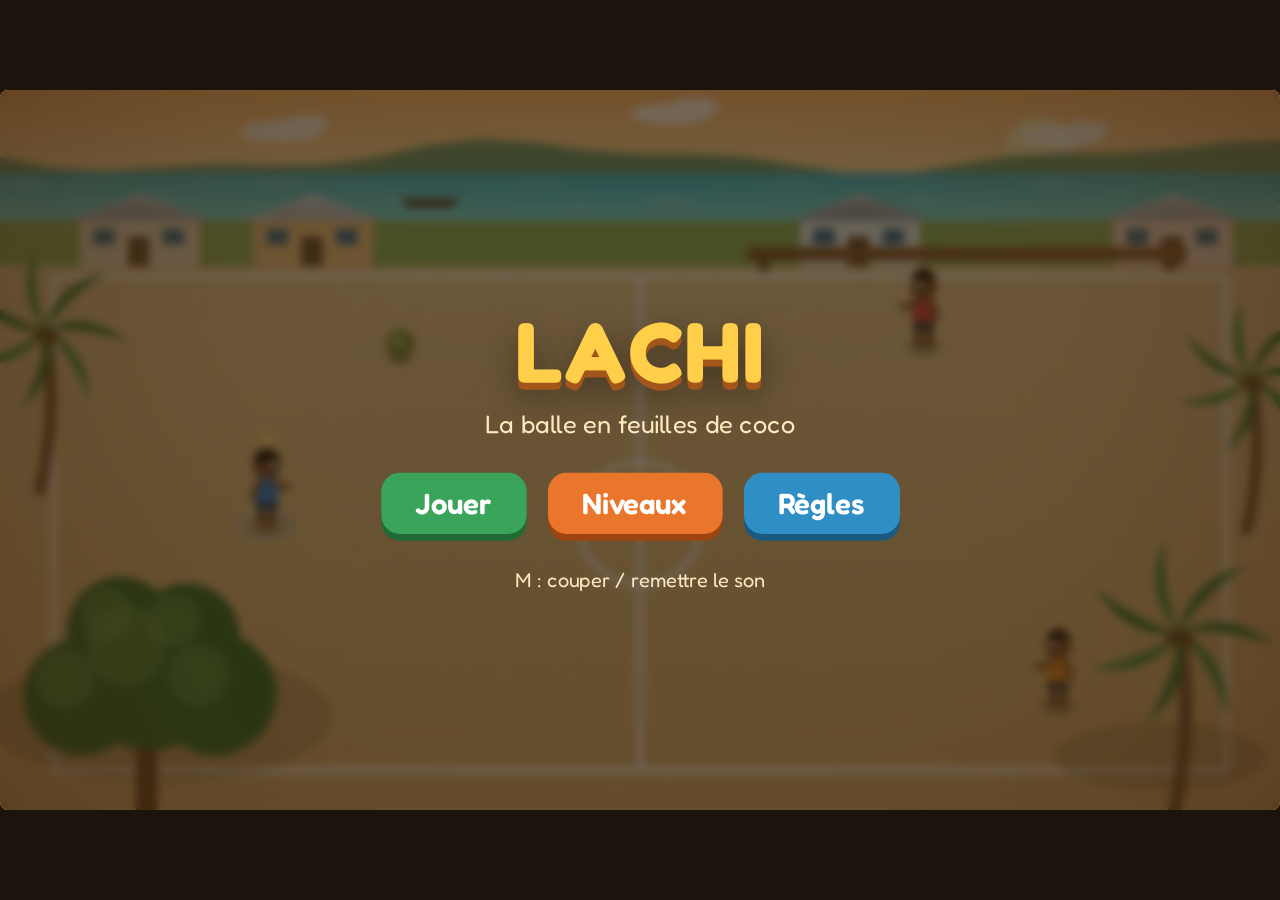
<file: jeux/games/lachi/index.html>
<!DOCTYPE html>
<html lang="fr">
<head>
<meta charset="utf-8">
<meta name="viewport" content="width=device-width,initial-scale=1,maximum-scale=1,user-scalable=no">
<title>Lachi – la balle en feuilles de coco</title>
<link rel="preconnect" href="https://fonts.googleapis.com">
<link href="https://fonts.googleapis.com/css2?family=Fredoka:wght@400;600;700&display=swap" rel="stylesheet">
<style>
  * { box-sizing: border-box; margin: 0; padding: 0; }
  html, body { width: 100%; height: 100%; overflow: hidden; background: #1c140c; font-family: 'Fredoka', sans-serif; color: #fff; touch-action: none; user-select: none; -webkit-user-select: none; }
  #stage { position: absolute; width: 960px; height: 540px; transform-origin: 0 0; overflow: hidden; border-radius: 6px; }
  #game { position: absolute; left: 0; top: 0; width: 960px; height: 540px; display: block; }
  .overlay { position: absolute; inset: 0; display: none; align-items: center; justify-content: center; flex-direction: column; background: rgba(30, 18, 6, .62); backdrop-filter: blur(3px); text-align: center; padding: 24px; }
  .overlay.show { display: flex; }
  .card { background: linear-gradient(#fff6e3, #f6dfb2); color: #4a2c10; border-radius: 22px; padding: 26px 34px; box-shadow: 0 10px 0 #b9884a, 0 18px 40px rgba(0,0,0,.4); max-width: 640px; }
  h1 { font-size: 64px; color: #ffcf4a; text-shadow: 0 5px 0 #a4561a, 0 10px 24px rgba(0,0,0,.4); letter-spacing: 2px; }
  h2 { font-size: 34px; margin-bottom: 10px; color: #8a3f10; }
  p { font-size: 17px; line-height: 1.4; margin: 6px 0; }
  .sub { color: #ffe9bf; font-size: 19px; margin: 4px 0 20px; }
  .btn { font-family: inherit; font-size: 22px; font-weight: 600; border: none; border-radius: 14px; padding: 10px 26px; margin: 6px; cursor: pointer; color: #fff; background: #e9762b; box-shadow: 0 5px 0 #9c4512; transition: transform .08s; }
  .btn:hover { transform: translateY(-2px); }
  .btn:active { transform: translateY(3px); box-shadow: 0 2px 0 #9c4512; }
  .btn.green { background: #3aa45a; box-shadow: 0 5px 0 #1f6a35; }
  .btn.blue { background: #2f8fc4; box-shadow: 0 5px 0 #1b5a80; }
  .btn.small { font-size: 17px; padding: 7px 16px; }
  #levelGrid { display: grid; grid-template-columns: repeat(4, 110px); gap: 12px; margin: 14px 0; justify-content: center; }
  .lvl { font-family: inherit; border: none; border-radius: 14px; height: 92px; font-size: 28px; font-weight: 700; color: #fff; background: #e9762b; box-shadow: 0 5px 0 #9c4512; cursor: pointer; }
  .lvl small { display: block; font-size: 16px; color: #ffe27a; letter-spacing: 2px; }
  .lvl.locked { background: #8d7d6a; box-shadow: 0 5px 0 #5a4d3e; cursor: not-allowed; }
  .stars { font-size: 44px; color: #ffcf4a; text-shadow: 0 3px 0 #a4561a; letter-spacing: 6px; margin: 6px 0; }
  ul.rules { text-align: left; font-size: 16px; margin: 8px 0 8px 20px; line-height: 1.45; }
  #touch { position: absolute; inset: 0; pointer-events: none; display: none; }
  #touch.on { display: block; }
  #joy { position: absolute; left: 26px; bottom: 26px; width: 140px; height: 140px; border-radius: 50%; background: rgba(255,255,255,.18); border: 3px solid rgba(255,255,255,.4); pointer-events: auto; }
  #knob { position: absolute; left: 45px; top: 45px; width: 50px; height: 50px; border-radius: 50%; background: rgba(255,255,255,.7); }
  #throwBtn { position: absolute; right: 30px; bottom: 34px; width: 116px; height: 116px; border-radius: 50%; background: rgba(233,118,43,.8); border: 4px solid rgba(255,255,255,.7); font: 600 20px 'Fredoka', sans-serif; color: #fff; pointer-events: auto; }
  #pauseBtn { position: absolute; right: 12px; top: 10px; width: 56px; height: 56px; border-radius: 14px; border: none; background: rgba(0,0,0,.35); color: #fff; font: 700 24px 'Fredoka'; pointer-events: auto; }
  html, body { overscroll-behavior: none; -webkit-touch-callout: none; -webkit-tap-highlight-color: transparent; }
  /* Transitions douces des écrans */
  .overlay.show { animation: fadeIn .28s ease-out; }
  .overlay.show .card, .overlay.show h1 { animation: popIn .35s cubic-bezier(.2,1.4,.5,1); }
  @keyframes fadeIn { from { opacity: 0; } to { opacity: 1; } }
  @keyframes popIn { from { transform: scale(.85) translateY(14px); opacity: 0; } to { transform: none; opacity: 1; } }
  #throwBtn { width: 132px; height: 132px; box-shadow: 0 6px 0 rgba(120,50,10,.6); }
  #throwBtn.catch { background: rgba(58,164,90,.85); }
  #throwBtn:active { transform: scale(.94); }
  /* Bandeau du tutoriel */
  #tuto { position: absolute; left: 50%; top: 58px; transform: translateX(-50%); display: none; align-items: center; gap: 12px;
          background: linear-gradient(#fff6e3, #f6dfb2); color: #4a2c10; border-radius: 16px; padding: 10px 14px 10px 18px;
          box-shadow: 0 5px 0 #b9884a, 0 10px 24px rgba(0,0,0,.35); font-size: 19px; font-weight: 600; max-width: 720px; pointer-events: auto; }
  #tuto.show { display: flex; animation: popIn .3s cubic-bezier(.2,1.4,.5,1); }
  #tuto .step { background: #e9762b; color: #fff; border-radius: 10px; padding: 2px 9px; font-size: 15px; white-space: nowrap; }
  #tuto button { font-family: inherit; font-size: 15px; border: none; border-radius: 10px; padding: 6px 12px; background: #8d7d6a; color: #fff; cursor: pointer; white-space: nowrap; }
</style>
</head>
<body>
<div id="stage">
  <canvas id="game"></canvas>

  <!-- Commandes tactiles -->
  <div id="touch">
    <div id="joy"><div id="knob"></div></div>
    <button id="throwBtn">Lancer</button>
    <button id="pauseBtn">II</button>
  </div>

  <!-- Tutoriel (première partie seulement) -->
  <div id="tuto"><span class="step" id="tutoStep">1/4</span><span id="tutoText"></span><button id="tutoSkip">Passer</button></div>

  <!-- Menu principal -->
  <div class="overlay show" id="menu">
    <h1>LACHI</h1>
    <div class="sub">La balle en feuilles de coco</div>
    <div>
      <button class="btn green" id="bPlay">Jouer</button>
      <button class="btn" id="bLevels">Niveaux</button>
      <button class="btn blue" id="bRules">Règles</button>
    </div>
    <p style="margin-top:18px;color:#ffe9bf;font-size:15px">M : couper / remettre le son</p>
  </div>

  <!-- Choix du niveau -->
  <div class="overlay" id="levels">
    <div class="card">
      <h2>Niveaux</h2>
      <div id="levelGrid"></div>
      <button class="btn small" data-back>Retour</button>
    </div>
  </div>

  <!-- Règles -->
  <div class="overlay" id="rules">
    <div class="card">
      <h2>Règles</h2>
      <p><i>Inspiré du lachi, jeu traditionnel mahorais : on lance une balle tressée en feuilles de coco pour toucher les adversaires. Les règles varient ; voici notre version.</i></p>
      <ul class="rules">
        <li>Reste dans ta moitié de la place (à gauche).</li>
        <li>Ramasse la balle quand elle est de ton côté, puis lance-la sur un adversaire.</li>
        <li>Un adversaire touché est éliminé et va s'asseoir sur le côté.</li>
        <li>Esquive les balles adverses : tu as 3 vies.</li>
        <li>Sans balle en main, appuie sur Lancer au bon moment pour <b>attraper</b> une balle !</li>
        <li><b>Clavier :</b> ZQSD / WASD / flèches pour bouger, clic pour viser et lancer, Espace = lancer vers l'adversaire le plus proche, Échap/P = pause.</li>
        <li><b>Tactile :</b> joystick à gauche, bouton Lancer à droite (ou touche un adversaire).</li>
      </ul>
      <button class="btn small" data-back>Retour</button>
    </div>
  </div>

  <!-- Pause -->
  <div class="overlay" id="pause">
    <div class="card">
      <h2>Pause</h2>
      <button class="btn green" id="bResume">Reprendre</button>
      <button class="btn" id="bRestart">Recommencer</button>
      <button class="btn blue" id="bQuit">Menu</button>
    </div>
  </div>

  <!-- Fin de niveau -->
  <div class="overlay" id="end">
    <div class="card">
      <h2 id="endTitle">Bravo !</h2>
      <div class="stars" id="endStars"></div>
      <p id="endText"></p>
      <div style="margin-top:10px">
        <button class="btn green" id="bNext">Suivant</button>
        <button class="btn" id="bRetry">Rejouer</button>
        <button class="btn blue" id="bMenu">Menu</button>
      </div>
    </div>
  </div>
</div>

<script>
"use strict";
// ======================================================================
//  LACHI — jeu d'arcade inspiré d'un jeu traditionnel mahorais
//  Un seul fichier, pas de compilation. Tout est dessiné dans le canvas.
// ======================================================================

// ---------- Constantes du terrain (taille virtuelle 960 x 540) ----------
const W = 960, H = 540;
const FIELD = { x1: 40, x2: 920, y1: 140, y2: 510 }; // limites de la place
const MID = 480;                                      // ligne du milieu

// ---------- Liste des niveaux ----------
// n = nombre d'adversaires, speed = vitesse de déplacement,
// throwSpeed = vitesse des lancers, aim = temps de visée (s),
// dodge = probabilité d'esquive, balls = nombre de balles, curve = chance de "ballon fou"
const LEVELS = [
  { name: "Premiers lancers", n: 2, speed: 60,  throwSpeed: 230, aim: 2.8, dodge: 0.1, balls: 1, curve: 0 },
  { name: "La bande du quartier", n: 3, speed: 78, throwSpeed: 280, aim: 2.2, dodge: 0.22, balls: 1, curve: 0 },
  { name: "Ça s'accélère", n: 3, speed: 110, throwSpeed: 360, aim: 1.5, dodge: 0.4, balls: 1, curve: 0 },
  { name: "Le ballon fou", n: 4, speed: 110, throwSpeed: 360, aim: 1.5, dodge: 0.4, balls: 1, curve: 0.5 },
  { name: "Deux balles !", n: 3, speed: 115, throwSpeed: 370, aim: 1.6, dodge: 0.45, balls: 2, curve: 0.2 },
  { name: "Grande récré", n: 4, speed: 125, throwSpeed: 400, aim: 1.4, dodge: 0.5, balls: 2, curve: 0.4 },
  { name: "Les rapides", n: 5, speed: 140, throwSpeed: 440, aim: 1.2, dodge: 0.55, balls: 2, curve: 0.5 },
  { name: "Finale au coucher du soleil", n: 5, speed: 150, throwSpeed: 470, aim: 1.1, dodge: 0.6, balls: 3, curve: 0.6 }
];

// ---------- Sauvegarde (localStorage "lachi-v1") ----------
const SAVE_KEY = "lachi-v1";
let save = { unlocked: 1, levels: {}, muted: false };
function loadSave() {
  try {
    const s = JSON.parse(localStorage.getItem(SAVE_KEY));
    if (s && typeof s === "object") save = Object.assign(save, s);
    if (!save.levels) save.levels = {};
  } catch (e) { /* stockage indisponible : on garde les valeurs par défaut */ }
}
function writeSave() {
  try { localStorage.setItem(SAVE_KEY, JSON.stringify(save)); } catch (e) {}
}
loadSave();

// ---------- Mise à l'échelle de la scène ----------
const stage = document.getElementById("stage");
const canvas = document.getElementById("game");
const ctx = canvas.getContext("2d");
let S = 1, DPR = 1;
function resize() {
  DPR = Math.min(window.devicePixelRatio || 1, 2);
  S = Math.min(window.innerWidth / W, window.innerHeight / H);
  stage.style.transform = "scale(" + S + ")";
  stage.style.left = ((window.innerWidth - W * S) / 2) + "px";
  stage.style.top = ((window.innerHeight - H * S) / 2) + "px";
  canvas.width = Math.round(W * S * DPR);
  canvas.height = Math.round(H * S * DPR);
  ctx.setTransform(S * DPR, 0, 0, S * DPR, 0, 0);
}
window.addEventListener("resize", resize);
resize();

// ---------- Petits outils ----------
const rand = (a, b) => a + Math.random() * (b - a);
const clamp = (v, a, b) => Math.max(a, Math.min(b, v));
const dist = (a, b) => Math.hypot(a.x - b.x, a.y - b.y);

// ======================================================================
//  SONS (WebAudio synthétisé, aucun fichier)
// ======================================================================
let actx = null;
let gestured = false;   // l'audio ne démarre qu'après un geste de l'utilisateur
function audio() {
  if (!gestured) return null;
  if (!actx) { try { actx = new (window.AudioContext || window.webkitAudioContext)(); } catch (e) {} }
  if (actx && actx.state === "suspended") actx.resume();
  return actx;
}
// Joue une note simple : fréquence de départ -> fréquence d'arrivée
function tone(f1, f2, dur, type, vol, delay) {
  if (save.muted) return;
  const a = audio(); if (!a) return;
  const t = a.currentTime + (delay || 0);
  const o = a.createOscillator(), g = a.createGain();
  o.type = type || "sine";
  o.frequency.setValueAtTime(f1, t);
  o.frequency.exponentialRampToValueAtTime(Math.max(f2, 20), t + dur);
  g.gain.setValueAtTime(vol || 0.2, t);
  g.gain.exponentialRampToValueAtTime(0.001, t + dur);
  o.connect(g); g.connect(a.destination);
  o.start(t); o.stop(t + dur + 0.02);
}
// Petit bruit (pour les impacts)
function noise(dur, vol) {
  if (save.muted) return;
  const a = audio(); if (!a) return;
  const buf = a.createBuffer(1, a.sampleRate * dur, a.sampleRate);
  const d = buf.getChannelData(0);
  for (let i = 0; i < d.length; i++) d[i] = (Math.random() * 2 - 1) * (1 - i / d.length);
  const s = a.createBufferSource(), g = a.createGain(), f = a.createBiquadFilter();
  f.type = "lowpass"; f.frequency.value = 900;
  s.buffer = buf; g.gain.value = vol || 0.3;
  s.connect(f); f.connect(g); g.connect(a.destination); s.start();
}
const sfx = {
  throw: () => { tone(500, 180, 0.18, "triangle", 0.15); noise(0.12, 0.12); },
  hit:   () => { noise(0.25, 0.45); tone(220, 60, 0.25, "square", 0.12); },
  catch: () => { tone(400, 800, 0.1, "sine", 0.2); tone(800, 1200, 0.12, "sine", 0.15, 0.08); },
  pick:  () => tone(300, 500, 0.08, "sine", 0.12),
  hurt:  () => { tone(300, 90, 0.4, "sawtooth", 0.15); noise(0.2, 0.3); },
  win:   () => [523, 659, 784, 1047].forEach((f, i) => tone(f, f, 0.22, "triangle", 0.18, i * 0.12)),
  lose:  () => [392, 330, 262, 196].forEach((f, i) => tone(f, f * 0.98, 0.3, "triangle", 0.18, i * 0.16)),
  combo: n => [660, 880, 1100].slice(0, Math.min(3, n)).forEach((f, i) => tone(f, f * 1.02, 0.12, "sine", 0.14, i * 0.07)),
  tick:  () => tone(900, 900, 0.05, "sine", 0.08)
};

// Premier geste (clic, touche, toucher) : on autorise l'audio
["pointerdown", "keydown", "touchstart"].forEach(ev => window.addEventListener(ev, () => {
  if (!gestured) { gestured = true; audio(); }
}, { capture: true, passive: true }));

// ---------- Petite musique douce (boucle pentatonique, WebAudio) ----------
const music = {
  timer: null, step: 0, next: 0,
  notes: [392, 440, 523, 587, 659, 784],          // gamme pentatonique
  pattern: [0, 2, 3, 2, 4, 3, 2, 1, 0, 2, 4, 5, 4, 3, 2, -1],
  start() {
    if (this.timer) return;
    this.timer = setInterval(() => this.schedule(), 100);
  },
  stop() { clearInterval(this.timer); this.timer = null; },
  schedule() {
    const a = actx;
    if (!a || save.muted || state.mode !== "play") { if (a) this.next = a.currentTime + 0.1; return; }
    if (this.next < a.currentTime) this.next = a.currentTime + 0.05;
    while (this.next < a.currentTime + 0.3) {
      const i = this.pattern[this.step % this.pattern.length];
      const d = this.next - a.currentTime;
      if (i >= 0) tone(this.notes[i], this.notes[i], 0.32, "triangle", 0.035, d);
      if (this.step % 4 === 0) tone(this.notes[0] / 2, this.notes[0] / 2, 0.5, "sine", 0.05, d);
      this.step++; this.next += 0.28;
    }
  }
};
music.start();

// ======================================================================
//  DÉCOR PRÉ-DESSINÉ (une seule fois, dans un canvas caché)
// ======================================================================
const bg = document.createElement("canvas");
bg.width = W * 2; bg.height = H * 2;
function drawBackground() {
  const g = bg.getContext("2d");
  g.setTransform(2, 0, 0, 2, 0, 0);
  // Ciel chaud
  let gr = g.createLinearGradient(0, 0, 0, 70);
  gr.addColorStop(0, "#ffb86b"); gr.addColorStop(1, "#ffe0a3");
  g.fillStyle = gr; g.fillRect(0, 0, W, 70);
  // Soleil
  g.fillStyle = "rgba(255,240,180,.9)";
  g.beginPath(); g.arc(780, 46, 26, 0, Math.PI * 2); g.fill();
  // Collines lointaines
  g.fillStyle = "#6f9a6a";
  g.beginPath(); g.moveTo(0, 62);
  for (let x = 0; x <= W; x += 40) g.lineTo(x, 50 + Math.sin(x * 0.012) * 10 + Math.sin(x * 0.031) * 4);
  g.lineTo(W, 70); g.lineTo(0, 70); g.fill();
  // Lagon turquoise
  gr = g.createLinearGradient(0, 62, 0, 100);
  gr.addColorStop(0, "#3fb6c4"); gr.addColorStop(1, "#7fe0d6");
  g.fillStyle = gr; g.fillRect(0, 62, W, 38);
  g.strokeStyle = "rgba(255,255,255,.5)"; g.lineWidth = 1.5;
  for (let i = 0; i < 26; i++) {
    const x = (i * 97) % W, y = 70 + (i * 13) % 26;
    g.beginPath(); g.moveTo(x, y); g.lineTo(x + 14, y); g.stroke();
  }
  // Petite pirogue sur le lagon
  g.fillStyle = "#5a3a1e";
  g.beginPath(); g.moveTo(300, 82); g.lineTo(345, 82); g.lineTo(338, 88); g.lineTo(306, 88); g.fill();
  // Herbe / bord de la place
  g.fillStyle = "#8fb35a"; g.fillRect(0, 98, W, 40);
  // Maisons à toit de tôle
  const houses = [[60, "#e9d7b8", "#9aa7ad"], [190, "#f1c27d", "#b4bcc0"], [600, "#e3e9e0", "#8d989e"], [835, "#f4d8c4", "#a7b0b3"]];
  for (const [x, wall, roof] of houses) {
    g.fillStyle = "rgba(0,0,0,.15)"; g.fillRect(x + 4, 128, 92, 6);
    g.fillStyle = wall; g.fillRect(x, 96, 90, 36);
    g.fillStyle = "#6b4a2b"; g.fillRect(x + 36, 110, 16, 22);       // porte
    g.fillStyle = "#3c6f8a"; g.fillRect(x + 10, 104, 16, 12);       // fenêtre
    g.fillStyle = "#3c6f8a"; g.fillRect(x + 62, 104, 16, 12);
    g.fillStyle = roof;                                            // tôle
    g.beginPath(); g.moveTo(x - 8, 98); g.lineTo(x + 45, 78); g.lineTo(x + 98, 98); g.fill();
    g.strokeStyle = "rgba(255,255,255,.35)"; g.lineWidth = 1;
    for (let k = 0; k < 100; k += 7) { g.beginPath(); g.moveTo(x - 6 + k, 97); g.lineTo(x + 45, 79); g.stroke(); }
    g.strokeStyle = "rgba(120,60,30,.35)";                          // traces de rouille
    g.beginPath(); g.moveTo(x + 20, 92); g.lineTo(x + 30, 88); g.stroke();
  }
  // Sol sableux de la place
  gr = g.createLinearGradient(0, 130, 0, H);
  gr.addColorStop(0, "#e8c88e"); gr.addColorStop(1, "#d9ae6c");
  g.fillStyle = gr; g.fillRect(0, 132, W, H - 132);
  // Grain du sable
  for (let i = 0; i < 2500; i++) {
    g.fillStyle = Math.random() < 0.5 ? "rgba(255,255,255,.18)" : "rgba(120,80,30,.14)";
    g.fillRect(Math.random() * W, 132 + Math.random() * (H - 132), 1.5, 1.5);
  }
  // Lignes peintes (un peu effacées)
  g.strokeStyle = "rgba(255,255,255,.75)"; g.lineWidth = 4; g.setLineDash([]);
  g.strokeRect(FIELD.x1, FIELD.y1, FIELD.x2 - FIELD.x1, FIELD.y2 - FIELD.y1);
  g.beginPath(); g.moveTo(MID, FIELD.y1); g.lineTo(MID, FIELD.y2); g.stroke();
  g.beginPath(); g.arc(MID, (FIELD.y1 + FIELD.y2) / 2, 46, 0, Math.PI * 2); g.stroke();
  // Ombre du manguier (en bas à gauche) et du palmier
  g.fillStyle = "rgba(60,40,10,.18)";
  g.beginPath(); g.ellipse(120, 470, 130, 50, 0, 0, Math.PI * 2); g.fill();
  g.beginPath(); g.ellipse(870, 500, 80, 26, 0, 0, Math.PI * 2); g.fill();
  // Petit banc des éliminés (en haut à droite)
  g.fillStyle = "#8a5a2b"; g.fillRect(560, 118, 330, 10);
  g.fillStyle = "#6b4220"; g.fillRect(570, 128, 6, 8); g.fillRect(874, 128, 6, 8);
}
drawBackground();

// Arbres dessinés par-dessus les personnages (feuillage au premier plan)
function drawPalm(x, y, s, t) {
  ctx.save(); ctx.translate(x, y); ctx.scale(s, s);
  ctx.strokeStyle = "#7a5530"; ctx.lineWidth = 9; ctx.lineCap = "round";
  ctx.beginPath(); ctx.moveTo(0, 0); ctx.quadraticCurveTo(14, -60, 4, -120); ctx.stroke();
  ctx.translate(4, -120);
  for (let i = 0; i < 7; i++) {
    const a = i / 7 * Math.PI * 2 + Math.sin(t * 1.3 + i) * 0.05;
    ctx.save(); ctx.rotate(a);
    ctx.fillStyle = i % 2 ? "#3f8f3a" : "#2f7a32";
    ctx.beginPath(); ctx.moveTo(0, 0); ctx.quadraticCurveTo(30, -18, 62, 6); ctx.quadraticCurveTo(30, -4, 0, 0); ctx.fill();
    ctx.restore();
  }
  ctx.fillStyle = "#6b4a1e";
  ctx.beginPath(); ctx.arc(-4, 4, 5, 0, 7); ctx.arc(5, 5, 5, 0, 7); ctx.fill();
  ctx.restore();
}
function drawMango(x, y, t) {
  ctx.fillStyle = "#6b4520"; ctx.fillRect(x - 8, y - 70, 16, 70);
  const blobs = [[0, -110, 60], [-50, -90, 44], [50, -92, 46], [-20, -140, 40], [30, -135, 40]];
  for (const [dx, dy, r] of blobs) {
    ctx.fillStyle = "#2e6b2a";
    ctx.beginPath(); ctx.arc(x + dx + Math.sin(t + dx) * 1.5, y + dy, r, 0, 7); ctx.fill();
  }
  for (const [dx, dy, r] of blobs) {
    ctx.fillStyle = "rgba(120,180,80,.35)";
    ctx.beginPath(); ctx.arc(x + dx - r * 0.25, y + dy - r * 0.3, r * 0.5, 0, 7); ctx.fill();
  }
}

// ======================================================================
//  BALLE TRESSÉE (dessinée une fois puis réutilisée)
// ======================================================================
const ballImg = document.createElement("canvas");
ballImg.width = ballImg.height = 64;
(function drawWovenBall() {
  const g = ballImg.getContext("2d");
  const c = 32, r = 26;
  // petites pointes de feuilles qui dépassent
  g.strokeStyle = "#7a9a2e"; g.lineWidth = 3; g.lineCap = "round";
  for (let i = 0; i < 6; i++) {
    const a = i * Math.PI / 3 + 0.3;
    g.beginPath(); g.moveTo(c + Math.cos(a) * r, c + Math.sin(a) * r);
    g.lineTo(c + Math.cos(a + 0.2) * (r + 5), c + Math.sin(a + 0.2) * (r + 5)); g.stroke();
  }
  g.save();
  g.beginPath(); g.arc(c, c, r, 0, Math.PI * 2); g.clip();
  g.fillStyle = "#a9b84a"; g.fillRect(0, 0, 64, 64);
  // bandes tressées : diagonales dans deux sens, alternées dessus/dessous
  const band = 8;
  for (let pass = 0; pass < 2; pass++) {
    for (let k = -64; k < 128; k += band) {
      g.save(); g.translate(c, c); g.rotate(pass ? Math.PI / 4 : -Math.PI / 4); g.translate(-c, -c);
      const col = pass ? "#c9c75a" : "#8ea33a";
      g.fillStyle = col; g.fillRect(k, -40, band - 1.5, 150);
      g.restore();
    }
  }
  // effet "dessus/dessous" : on redessine des petits carrés en damier
  g.save(); g.translate(c, c); g.rotate(-Math.PI / 4); g.translate(-c, -c);
  for (let i = -64; i < 128; i += band) for (let j = -64; j < 128; j += band) {
    if (((i + j) / band) % 2 === 0) { g.fillStyle = "#8ea33a"; g.fillRect(i, j, band - 1.5, band - 1.5); }
    g.strokeStyle = "rgba(60,70,10,.35)"; g.lineWidth = 1; g.strokeRect(i, j, band - 1.5, band - 1.5);
  }
  g.restore();
  // ombrage pour donner du volume
  const sh = g.createRadialGradient(c - 9, c - 10, 3, c, c, r);
  sh.addColorStop(0, "rgba(255,255,220,.45)"); sh.addColorStop(0.6, "rgba(0,0,0,0)"); sh.addColorStop(1, "rgba(40,40,0,.5)");
  g.fillStyle = sh; g.fillRect(0, 0, 64, 64);
  g.restore();
  g.strokeStyle = "#5c6a1e"; g.lineWidth = 2;
  g.beginPath(); g.arc(c, c, r, 0, Math.PI * 2); g.stroke();
})();

// ======================================================================
//  ÉTAT DU JEU (global, pour tester dans la console)
// ======================================================================
let state = {
  mode: "menu",        // "menu" | "play" | "pause" | "end"
  level: 0,
  cfg: LEVELS[0],
  player: null,
  enemies: [],
  balls: [],
  particles: [],
  texts: [],           // petits textes flottants ("Touché !")
  lives: 3,
  livesLost: 0,
  time: 0,
  shake: 0,
  flash: 0,
  intro: 0,            // compte à rebours de départ
  aim: { x: 700, y: 320 },
  combo: 0,            // adversaires touchés d'affilée sans être touché
  banner: null,        // grand message central ("Doublé !")
  tuto: -1             // étape du tutoriel (-1 = pas de tutoriel)
};

// ---------- Tutoriel (montré une seule fois, clé séparée pour ne pas toucher "lachi-v1") ----------
const TUTO_KEY = "lachi-v1-tuto";
function tutoSeen() { try { return localStorage.getItem(TUTO_KEY) === "1"; } catch (e) { return true; } }
function tutoDone() { try { localStorage.setItem(TUTO_KEY, "1"); } catch (e) {} state.tuto = -1; updateTuto(); }
const isTouch = () => document.getElementById("touch").classList.contains("on");
function tutoTexts() {
  const t = isTouch();
  return [
    t ? "Bouge avec le joystick à gauche." : "Bouge avec ZQSD, WASD ou les flèches.",
    "Marche sur la balle pour la ramasser.",
    t ? "Touche un adversaire (ou le bouton Lancer) pour lancer !" : "Vise avec la souris et clique (ou Espace) pour lancer !",
    t ? "Une balle arrive ? Appuie sur Lancer juste avant pour l'attraper !" : "Une balle arrive ? Appuie sur Espace juste avant pour l'attraper !"
  ];
}
function updateTuto() {
  const el = document.getElementById("tuto");
  const on = state.tuto >= 0 && state.mode === "play";
  el.classList.toggle("show", on);
  if (on) {
    document.getElementById("tutoStep").textContent = (state.tuto + 1) + "/4";
    document.getElementById("tutoText").textContent = tutoTexts()[state.tuto];
  }
}
function tutoAdvance(step) {
  if (state.tuto !== step) return;
  state.tuto++; sfx.tick();
  if (state.tuto > 3) { tutoDone(); floatText(state.player.x, state.player.y - 70, "À toi de jouer !", "#9ff58a"); return; }
  if (state.tuto === 3) state.tutoT = 5;   // le dernier conseil reste 5 s
  updateTuto();
}
document.getElementById("tutoSkip").addEventListener("click", e => { e.stopPropagation(); tutoDone(); });

const ENEMY_SHIRTS = ["#d9443a", "#e98a1f", "#9b4fc4", "#d6417f", "#2f9c8f"];

// Crée un personnage
function makeKid(x, y, shirt, team) {
  return { x, y, vx: 0, vy: 0, shirt, team, face: team === "p" ? 1 : -1, run: 0,
           holding: null, out: false, inv: 0, aimT: 0, tx: x, ty: y, think: 0,
           dodgeT: 0, hair: Math.random() < 0.5, outX: 0, outY: 0, throwAnim: 0 };
}

// Lance un niveau (i = index à partir de 0)
function startLevel(i) {
  i = clamp(i | 0, 0, LEVELS.length - 1);
  const cfg = LEVELS[i];
  state.level = i; state.cfg = cfg;
  state.player = makeKid(200, 325, "#2f7fd0", "p");
  state.enemies = [];
  for (let k = 0; k < cfg.n; k++) {
    const y = FIELD.y1 + 50 + (FIELD.y2 - FIELD.y1 - 100) * (cfg.n === 1 ? 0.5 : k / (cfg.n - 1));
    state.enemies.push(makeKid(rand(640, 820), y, ENEMY_SHIRTS[k % ENEMY_SHIRTS.length], "e"));
  }
  state.balls = [];
  for (let b = 0; b < cfg.balls; b++) {
    // la première balle est pour le joueur, les autres pour les adversaires
    const bx = b === 0 ? 300 : 620, by = 200 + b * 110;
    state.balls.push(makeBall(bx, by));
  }
  state.particles = []; state.texts = [];
  state.lives = 3; state.livesLost = 0; state.time = 0;
  state.shake = 0; state.flash = 0; state.intro = 1.6;
  state.combo = 0; state.banner = null;
  state.tuto = (i === 0 && !tutoSeen()) ? 0 : -1;
  state.tutoT = 0; state.moved = 0;
  state.endToken = (state.endToken || 0) + 1;   // annule un éventuel écran de fin en attente
  throwPressed = false; aimThrow = null;
  state.mode = "play";
  showOverlay(null);
  updateTuto();
  audio();
}

function makeBall(x, y) {
  return { x, y, z: 0, vx: 0, vy: 0, state: "ground", team: null, holder: null,
           traveled: 0, range: 0, curve: 0, rot: 0, h: 0, trail: [] };
}

// ======================================================================
//  ENTRÉES (clavier, souris, tactile)
// ======================================================================
const keys = {};
let throwPressed = false;      // demande de lancer (auto-visée)
let aimThrow = null;           // demande de lancer vers un point précis
const joy = { x: 0, y: 0, id: null };

window.addEventListener("keydown", e => {
  const k = e.key.toLowerCase();
  keys[k] = true;
  if (k === " " || k.startsWith("arrow")) e.preventDefault();
  if (k === " " && state.mode === "play") throwPressed = true;
  if ((k === "escape" || k === "p") && (state.mode === "play" || state.mode === "pause")) togglePause();
  if (k === "m") { save.muted = !save.muted; writeSave(); }
});
window.addEventListener("keyup", e => { keys[e.key.toLowerCase()] = false; });
// Fenêtre quittée (onglet caché, clic hors de l'iframe) : on relâche tout et on met en pause
function releaseAll() { for (const k in keys) keys[k] = false; joy.x = joy.y = 0; joy.id = null; knob.style.transform = ""; }
window.addEventListener("blur", () => { releaseAll(); if (state.mode === "play") togglePause(); });
document.addEventListener("visibilitychange", () => { if (document.hidden) { releaseAll(); if (state.mode === "play") togglePause(); } });
document.addEventListener("gesturestart", e => e.preventDefault());   // pas de zoom au pincement (iOS)
document.addEventListener("contextmenu", e => e.preventDefault());

// Convertit une position écran en coordonnées du jeu
function toGame(cx, cy) {
  const r = canvas.getBoundingClientRect();
  return { x: (cx - r.left) / r.width * W, y: (cy - r.top) / r.height * H };
}
canvas.addEventListener("mousemove", e => { state.aim = toGame(e.clientX, e.clientY); });
canvas.addEventListener("mousedown", e => {
  if (state.mode !== "play") return;
  audio();
  aimThrow = toGame(e.clientX, e.clientY);
  state.aim = aimThrow;
});
// Toucher le terrain adverse = lancer vers ce point
canvas.addEventListener("touchstart", e => {
  if (state.mode !== "play") return;
  for (const t of e.changedTouches) {
    const p = toGame(t.clientX, t.clientY);
    if (p.x > MID) { aimThrow = p; state.aim = p; }
  }
  e.preventDefault();
}, { passive: false });

// Joystick virtuel
const joyEl = document.getElementById("joy"), knob = document.getElementById("knob");
function joyMove(t) {
  const r = joyEl.getBoundingClientRect();
  let dx = t.clientX - (r.left + r.width / 2), dy = t.clientY - (r.top + r.height / 2);
  const max = r.width / 2, l = Math.hypot(dx, dy);
  if (l > max) { dx *= max / l; dy *= max / l; }
  joy.x = dx / max; joy.y = dy / max;
  knob.style.transform = "translate(" + (dx / S) + "px," + (dy / S) + "px)";
}
joyEl.addEventListener("touchstart", e => { const t = e.changedTouches[0]; joy.id = t.identifier; joyMove(t); e.preventDefault(); audio(); }, { passive: false });
joyEl.addEventListener("touchmove", e => { for (const t of e.changedTouches) if (t.identifier === joy.id) joyMove(t); e.preventDefault(); }, { passive: false });
const joyEnd = e => { for (const t of e.changedTouches) if (t.identifier === joy.id) { joy.id = null; joy.x = joy.y = 0; knob.style.transform = ""; } };
joyEl.addEventListener("touchend", joyEnd); joyEl.addEventListener("touchcancel", joyEnd);
document.getElementById("throwBtn").addEventListener("touchstart", e => { throwPressed = true; e.preventDefault(); audio(); }, { passive: false });
document.getElementById("pauseBtn").addEventListener("touchstart", e => { if (state.mode === "play" || state.mode === "pause") togglePause(); e.preventDefault(); }, { passive: false });
// Commandes tactiles seulement sur écran tactile (pointeur "grossier"), mises à jour si ça change
if (window.matchMedia) {
  const mq = matchMedia("(pointer: coarse)");
  const apply = () => document.getElementById("touch").classList.toggle("on", mq.matches);
  apply();
  if (mq.addEventListener) mq.addEventListener("change", apply);
}

// ======================================================================
//  LOGIQUE DU JEU
// ======================================================================

// Ennemi actif le plus proche d'un point
function nearestEnemy(p) {
  let best = null, bd = 1e9;
  for (const e of state.enemies) if (!e.out) { const d = dist(e, p); if (d < bd) { bd = d; best = e; } }
  return best;
}

// Lance la balle tenue par "kid" vers (tx, ty)
function throwBall(kid, tx, ty, speed, curve) {
  const b = kid.holding; if (!b) return;
  kid.holding = null; b.holder = null;
  const dx = tx - kid.x, dy = ty - kid.y, l = Math.hypot(dx, dy) || 1;
  b.state = "fly"; b.team = kid.team;
  b.x = kid.x + dx / l * 18; b.y = kid.y + dy / l * 18;
  b.vx = dx / l * speed; b.vy = dy / l * speed;
  b.traveled = 0; b.range = Math.max(l + 140, 380);
  b.curve = curve || 0; b.h = 26; b.trail = [];
  b.dodgeChecked = null;   // correction : chaque nouveau lancer peut être esquivé à nouveau
  kid.throwAnim = 0.25; kid.face = dx > 0 ? 1 : -1;
  sfx.throw();
  for (let i = 0; i < 6; i++) puff(b.x, b.y, "#e8d3a0");
}

// Petits nuages de poussière
function puff(x, y, col) {
  state.particles.push({ x, y, vx: rand(-40, 40), vy: rand(-40, 10), life: rand(0.3, 0.6), max: 0.6, r: rand(3, 7), col: col || "#e8cf98" });
}
// Brins de feuilles (impact de la balle)
function leafBurst(x, y) {
  for (let i = 0; i < 16; i++) {
    const a = rand(0, Math.PI * 2), s = rand(80, 240);
    state.particles.push({ x, y, vx: Math.cos(a) * s, vy: Math.sin(a) * s, life: rand(0.4, 0.8), max: 0.8, r: rand(2, 4), col: Math.random() < 0.5 ? "#a9b84a" : "#d8d66a", leaf: true, rot: rand(0, 6) });
  }
}
function floatText(x, y, txt, col) { state.texts.push({ x, y, txt, col: col || "#fff", life: 1.1 }); }
// Grand message au centre de l'écran
function bigText(txt, col) { state.banner = { txt, col: col || "#ffcf4a", life: 1.3 }; }
// Confettis de victoire
function confetti() {
  const cols = ["#ffcf4a", "#ff6b5e", "#5fd0ff", "#9ff58a", "#ff9bd2"];
  for (let i = 0; i < 90; i++) state.particles.push({ x: rand(0, W), y: rand(-60, 0) + 20, vx: rand(-60, 60), vy: rand(60, 220),
    life: rand(1.6, 2.6), max: 2.6, r: rand(3, 5), col: cols[i % cols.length], leaf: true, rot: rand(0, 6), conf: true });
}
// Point visé par le joueur (souris si elle est sur le terrain adverse, sinon adversaire le plus proche)
function playerAimTarget(useMouse) {
  const p = state.player;
  if (useMouse && state.aim.x > MID) return { x: state.aim.x, y: state.aim.y };
  const t = nearestEnemy(p);
  return t ? { x: t.x + t.vx * 0.25, y: t.y + t.vy * 0.25 } : { x: 800, y: p.y };
}

// La balle touche quelqu'un : elle rebondit et retombe près de lui
function ballBounce(b, kid) {
  b.state = "ground"; b.team = null;
  b.vx = -b.vx * 0.25 + rand(-30, 30); b.vy = -b.vy * 0.25 + rand(-30, 30);
  b.x = kid.x - Math.sign(b.vx || 1) * 4; b.y = kid.y + 8;
}

// Mise à jour d'une étape (dt = 1/60 s)
function updateFx(dt) {
  for (const p of state.particles) {
    p.x += p.vx * dt; p.y += p.vy * dt; p.life -= dt;
    if (p.conf) { p.vx *= 0.99; p.x += Math.sin(p.life * 6) * 0.6; } else { p.vx *= 0.92; p.vy *= 0.92; }
    if (p.rot !== undefined) p.rot += dt * 8;
  }
  state.particles = state.particles.filter(p => p.life > 0);
  for (const t of state.texts) { t.y -= 30 * dt; t.life -= dt; }
  state.texts = state.texts.filter(t => t.life > 0);
  if (state.banner) { state.banner.life -= dt; if (state.banner.life <= 0) state.banner = null; }
}

function tick(dt) {
  // Écran de fin : seuls les effets (confettis) continuent
  if (state.mode === "end") { updateFx(dt); return; }
  if (state.mode !== "play") return;
  state.time += dt;
  state.shake = Math.max(0, state.shake - dt * 30);
  state.flash = Math.max(0, state.flash - dt * 3);
  if (state.intro > 0) {
    // Pendant "Prêts ?" on peut déjà bouger, mais pas lancer
    state.intro -= dt; throwPressed = false; aimThrow = null;
    updatePlayer(dt); updateFx(dt);
    return;
  }

  updatePlayer(dt);
  for (const e of state.enemies) updateEnemy(e, dt);
  for (const b of state.balls) updateBall(b, dt);
  updateFx(dt);

  // Tutoriel : le dernier conseil disparaît tout seul
  if (state.tuto === 3) { state.tutoT -= dt; if (state.tutoT <= 0) tutoAdvance(3); }

  // Victoire ?
  if (state.mode === "play" && state.enemies.every(e => e.out)) endLevel(true);
}

function updatePlayer(dt) {
  const p = state.player;
  let mx = 0, my = 0;
  if (keys["arrowleft"] || keys["a"] || keys["q"]) mx -= 1;
  if (keys["arrowright"] || keys["d"]) mx += 1;
  if (keys["arrowup"] || keys["w"] || keys["z"]) my -= 1;
  if (keys["arrowdown"] || keys["s"]) my += 1;
  mx += joy.x; my += joy.y;
  const l = Math.hypot(mx, my);
  if (l > 1) { mx /= l; my /= l; }
  const sp = 210;
  p.vx = mx * sp; p.vy = my * sp;
  p.x = clamp(p.x + p.vx * dt, FIELD.x1 + 14, MID - 16);
  p.y = clamp(p.y + p.vy * dt, FIELD.y1 + 10, FIELD.y2 - 6);
  if (l > 0.1) {
    p.run += dt * 12; if (Math.abs(mx) > 0.2) p.face = mx > 0 ? 1 : -1; if (Math.random() < 0.15) puff(p.x, p.y + 4);
    state.moved = (state.moved || 0) + sp * l * dt;
    if (state.moved > 90) tutoAdvance(0);
  }
  p.inv = Math.max(0, p.inv - dt);
  p.throwAnim = Math.max(0, p.throwAnim - dt);
  p.catchWin = Math.max(0, (p.catchWin || 0) - dt);
  p.catchCd = Math.max(0, (p.catchCd || 0) - dt);

  // Lancer ou tenter d'attraper
  if (throwPressed || aimThrow) {
    if (p.holding) {
      const tg = (aimThrow && aimThrow.x > MID) ? aimThrow : playerAimTarget(false);
      throwBall(p, tg.x, tg.y, 520, 0);
      tutoAdvance(2);
    } else if (p.catchCd <= 0) {
      p.catchWin = 0.32;  // fenêtre pour attraper
      p.catchCd = 0.45;   // petit temps de recharge : pas de spam
    }
  }
  throwPressed = false; aimThrow = null;

  // Libellé du bouton tactile : Lancer ou Attraper
  const tb = document.getElementById("throwBtn");
  const want = p.holding ? "Lancer" : "Attraper";
  if (tb.textContent !== want) { tb.textContent = want; tb.classList.toggle("catch", !p.holding); }
}

function updateEnemy(e, dt) {
  const cfg = state.cfg, p = state.player;
  e.throwAnim = Math.max(0, e.throwAnim - dt);
  // Éliminé : il marche vers le banc
  if (e.out) {
    const dx = e.outX - e.x, dy = e.outY - e.y, l = Math.hypot(dx, dy);
    if (l > 3) { e.x += dx / l * 140 * dt; e.y += dy / l * 140 * dt; e.run += dt * 12; e.face = dx > 0 ? 1 : -1; }
    else e.face = 1;
    return;
  }
  e.think -= dt; e.dodgeT -= dt;

  // 1) Esquive : une balle du joueur arrive-t-elle vers moi ?
  if (e.dodgeT <= 0) {
    for (const b of state.balls) {
      if (b.state !== "fly" || b.team !== "p" || b.dodgeChecked?.has(e)) continue;
      const sp = Math.hypot(b.vx, b.vy) || 1;
      const rx = e.x - b.x, ry = e.y - b.y;
      const tAlong = (rx * b.vx + ry * b.vy) / (sp * sp);
      if (tAlong < 0 || tAlong > 0.7) continue;
      const cx = b.x + b.vx * tAlong, cy = b.y + b.vy * tAlong;
      if (Math.hypot(e.x - cx, e.y - cy) < 40) {
        if (!b.dodgeChecked) b.dodgeChecked = new Set();
        b.dodgeChecked.add(e);
        if (Math.random() < cfg.dodge) {
          // on s'écarte perpendiculairement à la trajectoire
          let nx = -b.vy / sp, ny = b.vx / sp;
          if ((e.x - cx) * nx + (e.y - cy) * ny < 0) { nx = -nx; ny = -ny; }
          if (e.y + ny * 60 < FIELD.y1 + 20 || e.y + ny * 60 > FIELD.y2 - 10) { nx = -nx; ny = -ny; }
          e.tx = e.x + nx * 70; e.ty = e.y + ny * 70;
          e.dodgeT = 0.45; e.think = 0.5;
        }
      }
    }
  }

  // 2) Je tiens la balle : je vise puis je lance
  if (e.holding) {
    e.aimT -= dt;
    if (e.think <= 0) { e.tx = rand(MID + 50, MID + 160); e.ty = clamp(p.y + rand(-80, 80), FIELD.y1 + 20, FIELD.y2 - 20); e.think = 0.8; }
    // Pendant les premières étapes du tutoriel, les adversaires attendent
    const tutoWait = state.tuto >= 0 && state.tuto < 3;
    if (e.aimT <= 0 && !tutoWait) {
      const lead = 0.3 * Math.random();
      const err = (1 - cfg.dodge) * 50;
      const curve = Math.random() < cfg.curve ? (Math.random() < 0.5 ? -1 : 1) * rand(300, 450) : 0;
      // un ballon fou part de travers et revient vers le joueur
      let tx = p.x + p.vx * lead + rand(-err, err), ty = p.y + p.vy * lead + rand(-err, err);
      if (curve) ty -= Math.sign(curve) * 70;
      throwBall(e, tx, ty, cfg.throwSpeed * (curve ? 0.9 : 1), curve);
      e.think = 0;
      if (curve) floatText(e.x, e.y - 50, "Ballon fou !", "#ffe27a");
      // Équité : on laisse au moins un court délai avant qu'un autre adversaire ne relance
      for (const o of state.enemies) if (o !== e && o.holding) o.aimT = Math.max(o.aimT, 0.6);
    }
  } else if (e.think <= 0) {
    // 3) Aller chercher une balle par terre de notre côté
    let target = null, bd = 1e9;
    for (const b of state.balls) {
      if (b.state !== "ground" || b.x < MID) continue;
      // une seule personne va chercher chaque balle
      const taken = state.enemies.some(o => o !== e && !o.out && o.chase === b && dist(o, b) < dist(e, b));
      if (taken) continue;
      const d = dist(e, b); if (d < bd) { bd = d; target = b; }
    }
    e.chase = target;
    if (target) { e.tx = target.x; e.ty = target.y; e.think = 0.15; }
    else { e.tx = rand(MID + 60, FIELD.x2 - 30); e.ty = rand(FIELD.y1 + 20, FIELD.y2 - 15); e.think = rand(1, 2.2); }
  }

  // Déplacement vers la cible
  const dx = e.tx - e.x, dy = e.ty - e.y, l = Math.hypot(dx, dy);
  const sp = e.dodgeT > 0 ? cfg.speed * 2.4 : cfg.speed;
  if (l > 4) { e.vx = dx / l * sp; e.vy = dy / l * sp; e.run += dt * 12; }
  else { e.vx = e.vy = 0; }
  e.x = clamp(e.x + e.vx * dt, MID + 16, FIELD.x2 - 14);
  e.y = clamp(e.y + e.vy * dt, FIELD.y1 + 10, FIELD.y2 - 6);
  e.face = e.holding ? -1 : (Math.abs(e.vx) > 5 ? Math.sign(e.vx) : -1);
}

function updateBall(b, dt) {
  const p = state.player;
  b.rot += dt * (b.state === "fly" ? 14 : Math.hypot(b.vx, b.vy) * 0.05);
  if (b.state === "held") {
    const k = b.holder;
    b.x = k.x + k.face * 14; b.y = k.y - 2; b.z = 26;
    return;
  }
  if (b.state === "fly") {
    // Ballon fou : force perpendiculaire qui fait tourner la trajectoire
    if (b.curve) {
      const sp = Math.hypot(b.vx, b.vy);
      const nx = -b.vy / sp, ny = b.vx / sp;
      b.vx += nx * b.curve * dt; b.vy += ny * b.curve * dt;
      const s2 = Math.hypot(b.vx, b.vy); b.vx *= sp / s2; b.vy *= sp / s2;
      b.curve *= 0.985;
    }
    const step = Math.hypot(b.vx, b.vy) * dt;
    b.x += b.vx * dt; b.y += b.vy * dt; b.traveled += step;
    const prog = b.traveled / b.range;
    b.z = b.h * (1 - prog) + Math.sin(prog * Math.PI) * 26;
    b.trail.push({ x: b.x, y: b.y - b.z }); if (b.trail.length > 10) b.trail.shift();
    // rebond sur les bords
    if (b.y < FIELD.y1 || b.y > FIELD.y2) { b.vy = -b.vy; b.y = clamp(b.y, FIELD.y1, FIELD.y2); }

    // Le joueur attrape ?
    if (b.team === "e" && !p.holding && p.catchWin > 0 && dist(b, p) < 42) {
      b.state = "held"; b.holder = p; b.team = null; p.holding = b; p.catchWin = 0;
      sfx.catch(); floatText(p.x, p.y - 50, "Attrapé !", "#9ff58a");
      leafBurst(b.x, b.y - 20); state.shake = 4;
      bigText(["Super réflexe !", "Bien attrapé !", "Quelle main !"][Math.floor(Math.random() * 3)], "#9ff58a");
      tutoAdvance(3);
      return;
    }
    // Touche le joueur ?
    if (b.team === "e" && p.inv <= 0 && dist(b, p) < 22) {
      ballBounce(b, p);
      state.lives--; state.livesLost++; p.inv = 1.6; state.combo = 0;
      if (state.lives === 1) bigText("Dernière vie, courage !", "#ff8a7a");
      if (p.holding) dropBall(p);
      sfx.hurt(); state.shake = 10; state.flash = 0.6;
      leafBurst(p.x, p.y - 20); floatText(p.x, p.y - 50, "Aïe !", "#ff8a7a");
      if (state.lives <= 0) endLevel(false);
      return;
    }
    // Touche un adversaire ?
    if (b.team === "p") {
      for (const e of state.enemies) {
        if (e.out || dist(b, e) > 22) continue;
        ballBounce(b, e);
        knockOut(e);
        return;
      }
    }
    // Fin de course : la balle tombe et roule
    if (b.traveled >= b.range || b.x < FIELD.x1 || b.x > FIELD.x2) {
      b.state = "ground"; b.team = null; b.vx *= 0.45; b.vy *= 0.45; b.z = 0;
      for (let i = 0; i < 4; i++) puff(b.x, b.y);
    }
    return;
  }
  // Par terre : la balle roule et ralentit
  b.z = Math.max(0, b.z - 120 * dt);
  b.x += b.vx * dt; b.y += b.vy * dt;
  b.vx *= Math.pow(0.12, dt); b.vy *= Math.pow(0.12, dt);
  if (b.x < FIELD.x1 + 8 || b.x > FIELD.x2 - 8) { b.vx = -b.vx; b.x = clamp(b.x, FIELD.x1 + 8, FIELD.x2 - 8); }
  if (b.y < FIELD.y1 + 8 || b.y > FIELD.y2 - 4) { b.vy = -b.vy; b.y = clamp(b.y, FIELD.y1 + 8, FIELD.y2 - 4); }
  // Une balle immobile pile sur la ligne glisse un peu d'un côté
  if (Math.abs(b.x - MID) < 10 && Math.hypot(b.vx, b.vy) < 5) b.vx = (b.x < MID ? -40 : 40);
  // Ramassage
  if (!p.holding && b.x < MID && dist(b, p) < 26) { pickUp(p, b); sfx.pick(); tutoAdvance(0); tutoAdvance(1); return; }
  for (const e of state.enemies) {
    if (!e.out && !e.holding && b.x > MID && dist(b, e) < 24) {
      pickUp(e, b);
      e.aimT = state.cfg.aim * rand(0.8, 1.2); e.think = 0; e.chase = null;
      return;
    }
  }
}

function pickUp(kid, b) { b.state = "held"; b.holder = kid; kid.holding = b; b.vx = b.vy = 0; }
function dropBall(kid) { const b = kid.holding; kid.holding = null; b.holder = null; b.state = "ground"; b.vx = rand(-40, 40); b.vy = rand(-40, 40); }

function knockOut(e) {
  e.out = true;
  if (e.holding) dropBall(e);
  const idx = state.enemies.filter(o => o.out).length - 1;
  e.outX = 590 + idx * 60; e.outY = 116;
  sfx.hit(); state.shake = 7;
  leafBurst(e.x, e.y - 20);
  floatText(e.x, e.y - 50, "Touché !", "#ffe27a");
  e.hitT = 0.4;   // petit écrasement visuel
  // Combo : plusieurs adversaires touchés sans être touché soi-même
  state.combo++;
  const left = state.enemies.filter(o => !o.out).length;
  if (state.combo >= 2) { sfx.combo(state.combo); bigText(state.combo === 2 ? "Doublé !" : state.combo === 3 ? "Triplé !" : "Imbattable ! x" + state.combo, "#ffcf4a"); }
  else if (left === 1) bigText("Plus qu'un !", "#ffe27a");
}

// ======================================================================
//  FIN DE NIVEAU, MENUS
// ======================================================================
function endLevel(won) {
  if (state.mode !== "play") return;   // évite une double fin (victoire + défaite le même instant)
  state.mode = "end";
  if (state.tuto >= 0) tutoDone(); else updateTuto();
  releaseAll();
  const token = state.endToken;
  const title = document.getElementById("endTitle"), starsEl = document.getElementById("endStars");
  const text = document.getElementById("endText"), next = document.getElementById("bNext");
  if (won) {
    // 3 étoiles = aucune vie perdue, 2 = une vie perdue, 1 = sinon
    const stars = state.livesLost === 0 ? 3 : state.livesLost === 1 ? 2 : 1;
    const prev = (save.levels[state.level] && save.levels[state.level].stars) || 0;
    save.levels[state.level] = { stars: Math.max(prev, stars) };
    save.unlocked = Math.max(save.unlocked, Math.min(LEVELS.length, state.level + 2));
    writeSave();
    sfx.win(); confetti(); bigText(stars === 3 ? "Parfait !" : "Victoire !", "#ffcf4a");
    title.textContent = state.level === LEVELS.length - 1 ? "Champion du lachi !" : "Bravo !";
    starsEl.textContent = "★".repeat(stars) + "☆".repeat(3 - stars);
    text.textContent = "Tous les adversaires sont éliminés en " + Math.round(state.time) + " s.";
    next.style.display = state.level < LEVELS.length - 1 ? "" : "none";
  } else {
    sfx.lose();
    title.textContent = "Perdu…";
    starsEl.textContent = "☆☆☆";
    text.textContent = "Tu as été touché 3 fois. Esquive et réessaie !";
    next.style.display = "none";
  }
  // L'écran de fin n'apparaît que si on n'a pas relancé/quitté entre-temps
  setTimeout(() => { if (state.mode === "end" && state.endToken === token) showOverlay("end"); }, won ? 1200 : 700);
}

function togglePause() {
  if (state.mode === "play") { state.mode = "pause"; releaseAll(); showOverlay("pause"); }
  else if (state.mode === "pause") { state.mode = "play"; showOverlay(null); }
}

function showOverlay(id) {
  for (const o of document.querySelectorAll(".overlay")) o.classList.toggle("show", o.id === id);
  if (typeof updateTuto === "function") updateTuto();
  // le focus clavier ne doit pas rester sur un bouton caché (Espace le "recliquerait")
  if (document.activeElement && document.activeElement.blur) document.activeElement.blur();
}

function buildLevelGrid() {
  const grid = document.getElementById("levelGrid");
  grid.innerHTML = "";
  LEVELS.forEach((L, i) => {
    const b = document.createElement("button");
    const locked = i + 1 > save.unlocked;
    const st = (save.levels[i] && save.levels[i].stars) || 0;
    b.className = "lvl" + (locked ? " locked" : "");
    b.title = L.name;
    b.innerHTML = locked ? "🔒" : (i + 1) + "<small>" + "★".repeat(st) + "☆".repeat(3 - st) + "</small>";
    if (!locked) b.onclick = () => startLevel(i);
    grid.appendChild(b);
  });
}

document.getElementById("bPlay").onclick = () => startLevel(Math.min(save.unlocked, LEVELS.length) - 1);
document.getElementById("bLevels").onclick = () => { buildLevelGrid(); showOverlay("levels"); };
document.getElementById("bRules").onclick = () => showOverlay("rules");
document.querySelectorAll("[data-back]").forEach(b => b.onclick = () => showOverlay("menu"));
document.getElementById("bResume").onclick = togglePause;
document.getElementById("bRestart").onclick = () => startLevel(state.level);
document.getElementById("bQuit").onclick = () => { state.mode = "menu"; state.endToken++; showOverlay("menu"); };
document.getElementById("bNext").onclick = () => startLevel(state.level + 1);
document.getElementById("bRetry").onclick = () => startLevel(state.level);
document.getElementById("bMenu").onclick = () => { state.mode = "menu"; state.endToken++; showOverlay("menu"); };

// ======================================================================
//  DESSIN
// ======================================================================
function drawKid(k, isPlayer) {
  const bob = Math.abs(Math.sin(k.run)) * 2.5;
  const moving = Math.hypot(k.vx, k.vy) > 5 || (k.out && Math.hypot(k.outX - k.x, k.outY - k.y) > 3);
  const leg = moving ? Math.sin(k.run) * 6 : 0;
  // clignotement si invincible (on garde l'ombre visible)
  const blink = k.inv > 0 && Math.floor(k.inv * 12) % 2;
  ctx.save();
  ctx.translate(k.x, k.y);
  // ombre douce
  const sg = ctx.createRadialGradient(0, 2, 2, 0, 2, 18);
  sg.addColorStop(0, "rgba(60,35,10,.38)"); sg.addColorStop(1, "rgba(60,35,10,0)");
  ctx.fillStyle = sg;
  ctx.beginPath(); ctx.ellipse(0, 2, 18, 7, 0, 0, Math.PI * 2); ctx.fill();
  if (blink) { ctx.restore(); return; }
  // halo bleu sous le joueur pour bien le repérer
  if (isPlayer) { ctx.strokeStyle = "rgba(90,170,255,.55)"; ctx.lineWidth = 2; ctx.beginPath(); ctx.ellipse(0, 2, 20, 8, 0, 0, Math.PI * 2); ctx.stroke(); }
  if (k.out && !moving) ctx.globalAlpha = 0.75;
  // écrasement quand on est touché
  if (k.hitT > 0) { k.hitT -= 1 / 60; ctx.scale(1 + k.hitT * 0.5, 1 - k.hitT * 0.4); }
  // léger penché vers l'avant quand on court
  if (moving) ctx.rotate(k.face * 0.06);
  ctx.scale(k.face, 1);
  // jambes
  ctx.strokeStyle = "#6b3f22"; ctx.lineWidth = 5; ctx.lineCap = "round";
  ctx.beginPath(); ctx.moveTo(-4, -12); ctx.lineTo(-4 + leg, 0); ctx.moveTo(4, -12); ctx.lineTo(4 - leg, 0); ctx.stroke();
  // short
  ctx.fillStyle = isPlayer ? "#1f3f6e" : "#3a3a3a";
  ctx.fillRect(-8, -18 - bob, 16, 8);
  // corps (t-shirt)
  ctx.fillStyle = k.shirt;
  ctx.beginPath(); ctx.roundRect ? ctx.roundRect(-9, -34 - bob, 18, 18, 5) : ctx.rect(-9, -34 - bob, 18, 18); ctx.fill();
  // bras (le bras lanceur se tend pendant le lancer)
  ctx.strokeStyle = "#7a4a2a"; ctx.lineWidth = 4;
  const arm = k.throwAnim > 0 ? -1 : (moving ? Math.sin(k.run + 1.5) * 0.6 : 0.3);
  ctx.beginPath(); ctx.moveTo(6, -30 - bob); ctx.lineTo(6 + Math.cos(arm) * 11, -30 - bob + Math.sin(arm) * 11); ctx.stroke();
  ctx.beginPath(); ctx.moveTo(-6, -30 - bob); ctx.lineTo(-10, -20 - bob); ctx.stroke();
  // tête
  ctx.fillStyle = "#7a4a2a";
  ctx.beginPath(); ctx.arc(0, -43 - bob, 10, 0, Math.PI * 2); ctx.fill();
  ctx.fillStyle = "#1e130b";
  if (k.hair) { ctx.beginPath(); ctx.arc(0, -46 - bob, 10, Math.PI, 0); ctx.fill(); }
  else { ctx.beginPath(); ctx.arc(0, -47 - bob, 9, Math.PI * 1.05, -0.05); ctx.fill(); }
  // œil + sourire
  ctx.fillStyle = "#fff"; ctx.beginPath(); ctx.arc(5, -44 - bob, 2.6, 0, 7); ctx.fill();
  ctx.fillStyle = "#111"; ctx.beginPath(); ctx.arc(6, -44 - bob, 1.3, 0, 7); ctx.fill();
  ctx.strokeStyle = "#3a1e0e"; ctx.lineWidth = 1.3;
  ctx.beginPath(); ctx.arc(5, -40 - bob, 3, 0.2, 1.6); ctx.stroke();
  ctx.restore();
  // marqueur au-dessus du joueur
  if (isPlayer) {
    ctx.fillStyle = "#ffe27a";
    const y = k.y - 66 + Math.sin(state.time * 5) * 2;
    ctx.beginPath(); ctx.moveTo(k.x - 7, y); ctx.lineTo(k.x + 7, y); ctx.lineTo(k.x, y + 8); ctx.fill();
  }
}

function drawBallShadow(b) {
  ctx.fillStyle = "rgba(60,35,10," + (0.32 - Math.min(b.z, 40) * 0.004) + ")";
  ctx.beginPath(); ctx.ellipse(b.x, b.y + 2, 10 - b.z * 0.08, 4, 0, 0, Math.PI * 2); ctx.fill();
}
function drawBall(b) {
  // traînée quand elle vole
  if (b.state === "fly") {
    for (let i = 0; i < b.trail.length; i++) {
      const t = b.trail[i];
      ctx.fillStyle = b.curve ? "rgba(255,140,60," + (i / b.trail.length * 0.4) + ")" : "rgba(255,255,220," + (i / b.trail.length * 0.35) + ")";
      ctx.beginPath(); ctx.arc(t.x, t.y, 4 + i * 0.6, 0, 7); ctx.fill();
    }
  }
  ctx.save();
  ctx.translate(b.x, b.y - b.z - 10);
  ctx.rotate(b.rot);
  ctx.drawImage(ballImg, -12, -12, 24, 24);
  ctx.restore();
}

function render() {
  ctx.setTransform(S * DPR, 0, 0, S * DPR, 0, 0);
  ctx.save();
  if (state.shake > 0) ctx.translate(rand(-1, 1) * state.shake, rand(-1, 1) * state.shake);
  ctx.drawImage(bg, 0, 0, W, H);
  const t = state.time + performance.now() / 1000 * (state.mode === "play" ? 0 : 1);

  // Nuages qui passent lentement dans le ciel
  ctx.fillStyle = "rgba(255,255,255,.75)";
  for (let k = 0; k < 4; k++) {
    const cx = ((k * 290 + t * (6 + k * 2)) % 1140) - 90, cy = 14 + (k * 17) % 30;
    ctx.beginPath(); ctx.ellipse(cx, cy, 30, 8, 0, 0, 7); ctx.ellipse(cx + 18, cy - 5, 18, 7, 0, 0, 7); ctx.fill();
  }
  // Scintillement du lagon
  ctx.fillStyle = "rgba(255,255,255,.7)";
  for (let k = 0; k < 8; k++) {
    const a = Math.sin(t * 2 + k * 1.7);
    if (a > 0.6) ctx.fillRect((k * 131 + 40) % W, 66 + (k * 7) % 28, 3, 2);
  }

  if (state.player) {
    // ombres des balles d'abord
    for (const b of state.balls) if (b.state !== "held") drawBallShadow(b);
    // personnages + balles triés par profondeur (y)
    const list = [];
    list.push({ y: state.player.y, f: () => drawKid(state.player, true) });
    for (const e of state.enemies) list.push({ y: e.y, f: () => drawKid(e, false) });
    for (const b of state.balls) list.push({ y: b.y + (b.state === "held" ? 1 : 0), f: () => drawBall(b) });
    list.sort((a, b) => a.y - b.y).forEach(o => o.f());

    // viseur (souris)
    const p = state.player;
    // Ligne de visée quand on tient la balle : souris si elle est sur le terrain adverse, sinon cible automatique
    if (state.mode === "play" && p.holding && state.intro <= 0) {
      const tg = playerAimTarget(!isTouch());
      const auto = isTouch() || state.aim.x <= MID;
      const pulse = 0.6 + Math.sin(state.time * 8) * 0.2;
      ctx.strokeStyle = auto ? "rgba(255,226,122," + pulse + ")" : "rgba(255,255,255," + pulse + ")";
      ctx.lineWidth = 3; ctx.setLineDash([8, 8]); ctx.lineDashOffset = -state.time * 40;
      ctx.beginPath(); ctx.moveTo(p.x, p.y - 22); ctx.lineTo(tg.x, tg.y - 20); ctx.stroke(); ctx.setLineDash([]);
      ctx.beginPath(); ctx.arc(tg.x, tg.y - 20, 13 + Math.sin(state.time * 8) * 2, 0, 7); ctx.stroke();
      ctx.beginPath(); ctx.moveTo(tg.x - 18, tg.y - 20); ctx.lineTo(tg.x - 8, tg.y - 20); ctx.moveTo(tg.x + 8, tg.y - 20); ctx.lineTo(tg.x + 18, tg.y - 20); ctx.stroke();
    }
    // fenêtre d'attrape (cercle)
    if (p.catchWin > 0) {
      ctx.strokeStyle = "rgba(160,255,140," + p.catchWin * 3 + ")"; ctx.lineWidth = 3;
      ctx.beginPath(); ctx.arc(p.x, p.y - 20, 42, 0, 7); ctx.stroke();
    }
    // particules
    for (const q of state.particles) {
      ctx.globalAlpha = Math.max(0, q.life / q.max);
      ctx.fillStyle = q.col;
      if (q.leaf) { ctx.save(); ctx.translate(q.x, q.y - 20); ctx.rotate(q.rot); ctx.fillRect(-q.r * 1.5, -q.r / 3, q.r * 3, q.r / 1.5); ctx.restore(); }
      else { ctx.beginPath(); ctx.arc(q.x, q.y, q.r, 0, 7); ctx.fill(); }
    }
    ctx.globalAlpha = 1;
  }

  // arbres au premier plan
  drawMango(110, 545, t);
  drawPalm(30, 300, 1.0, t);
  drawPalm(935, 330, 0.95, t + 2);
  drawPalm(880, 545, 1.15, t + 4);

  // textes flottants
  ctx.textAlign = "center"; ctx.font = "700 22px Fredoka, sans-serif";
  for (const tx of state.texts) {
    ctx.globalAlpha = Math.min(1, tx.life * 2);
    ctx.lineWidth = 5; ctx.strokeStyle = "rgba(60,25,0,.8)"; ctx.strokeText(tx.txt, tx.x, tx.y);
    ctx.fillStyle = tx.col; ctx.fillText(tx.txt, tx.x, tx.y);
  }
  ctx.globalAlpha = 1;
  ctx.restore();

  // lumière chaude (vignette)
  const vg = ctx.createRadialGradient(W / 2, H / 2, 200, W / 2, H / 2, 620);
  vg.addColorStop(0, "rgba(255,200,120,0)"); vg.addColorStop(1, "rgba(120,50,10,.35)");
  ctx.fillStyle = vg; ctx.fillRect(0, 0, W, H);
  if (state.flash > 0) { ctx.fillStyle = "rgba(255,60,40," + state.flash * 0.35 + ")"; ctx.fillRect(0, 0, W, H); }

  if (state.mode !== "menu" && state.player) drawHUD();
}

function hudPanel(x, y, w, h) {
  ctx.fillStyle = "rgba(40,20,5,.42)";
  ctx.beginPath(); ctx.roundRect ? ctx.roundRect(x, y, w, h, 14) : ctx.rect(x, y, w, h); ctx.fill();
}
function drawHUD() {
  // panneaux semi-transparents derrière le HUD pour la lisibilité
  hudPanel(6, 10, 100, 40);
  hudPanel(W / 2 - 250, 8, 500, 34);
  ctx.textAlign = "left"; ctx.font = "600 20px Fredoka, sans-serif";
  // vies (cœurs)
  for (let i = 0; i < 3; i++) {
    const x = 22 + i * 30, y = 22;
    ctx.fillStyle = i < state.lives ? "#ff4d5e" : "rgba(0,0,0,.3)";
    ctx.beginPath(); ctx.moveTo(x, y + 6);
    ctx.bezierCurveTo(x, y - 2, x - 12, y - 2, x - 12, y + 6);
    ctx.bezierCurveTo(x - 12, y + 14, x, y + 18, x, y + 22);
    ctx.bezierCurveTo(x, y + 18, x + 12, y + 14, x + 12, y + 6);
    ctx.bezierCurveTo(x + 12, y - 2, x, y - 2, x, y + 6); ctx.fill();
  }
  const left = state.enemies.filter(e => !e.out).length;
  const txt = "Niveau " + (state.level + 1) + " – " + state.cfg.name + "   ·   Adversaires : " + left;
  ctx.textAlign = "center";
  ctx.lineWidth = 4; ctx.strokeStyle = "rgba(60,25,0,.7)"; ctx.strokeText(txt, W / 2, 30);
  ctx.fillStyle = "#fff"; ctx.fillText(txt, W / 2, 30);
  if (save.muted) { ctx.textAlign = "left"; ctx.fillText("🔇", 115, 36); }
  // compte à rebours de départ
  if (state.intro > 0 && state.mode === "play") {
    ctx.font = "700 64px Fredoka, sans-serif";
    const s = state.intro > 0.5 ? "Prêts ?" : "Lachi !";
    const sc = 1 + Math.max(0, (state.intro % 1) - 0.6) * 0.8;   // petit effet "pop"
    ctx.save(); ctx.translate(W / 2, H / 2); ctx.scale(sc, sc);
    ctx.lineWidth = 8; ctx.strokeStyle = "#a4561a"; ctx.strokeText(s, 0, 0);
    ctx.fillStyle = "#ffcf4a"; ctx.fillText(s, 0, 0);
    ctx.restore();
  }
  // Grand message d'encouragement
  if (state.banner) {
    const bn = state.banner, k = 1.3 - bn.life;
    const sc = k < 0.15 ? 0.6 + k / 0.15 * 0.5 : 1.1 - Math.min(0.1, (k - 0.15));
    ctx.save(); ctx.translate(W / 2, 200); ctx.scale(sc, sc);
    ctx.globalAlpha = Math.min(1, bn.life * 2.5);
    ctx.font = "700 46px Fredoka, sans-serif"; ctx.textAlign = "center";
    ctx.lineWidth = 8; ctx.strokeStyle = "rgba(90,35,0,.9)"; ctx.strokeText(bn.txt, 0, 0);
    ctx.fillStyle = bn.col; ctx.fillText(bn.txt, 0, 0);
    ctx.restore(); ctx.globalAlpha = 1;
  }
}

// ======================================================================
//  BOUCLE PRINCIPALE (pas de temps fixe 60 Hz avec accumulateur)
// ======================================================================
const STEP = 1 / 60;
let last = performance.now(), acc = 0;
function loop(now) {
  acc += Math.min(0.25, (now - last) / 1000);
  last = now;
  while (acc >= STEP) { tick(STEP); acc -= STEP; }
  render();
  requestAnimationFrame(loop);
}
// Petit décor animé derrière le menu
startLevel(0); state.mode = "menu"; showOverlay("menu");
requestAnimationFrame(loop);
</script>
</body>
</html>
</file>
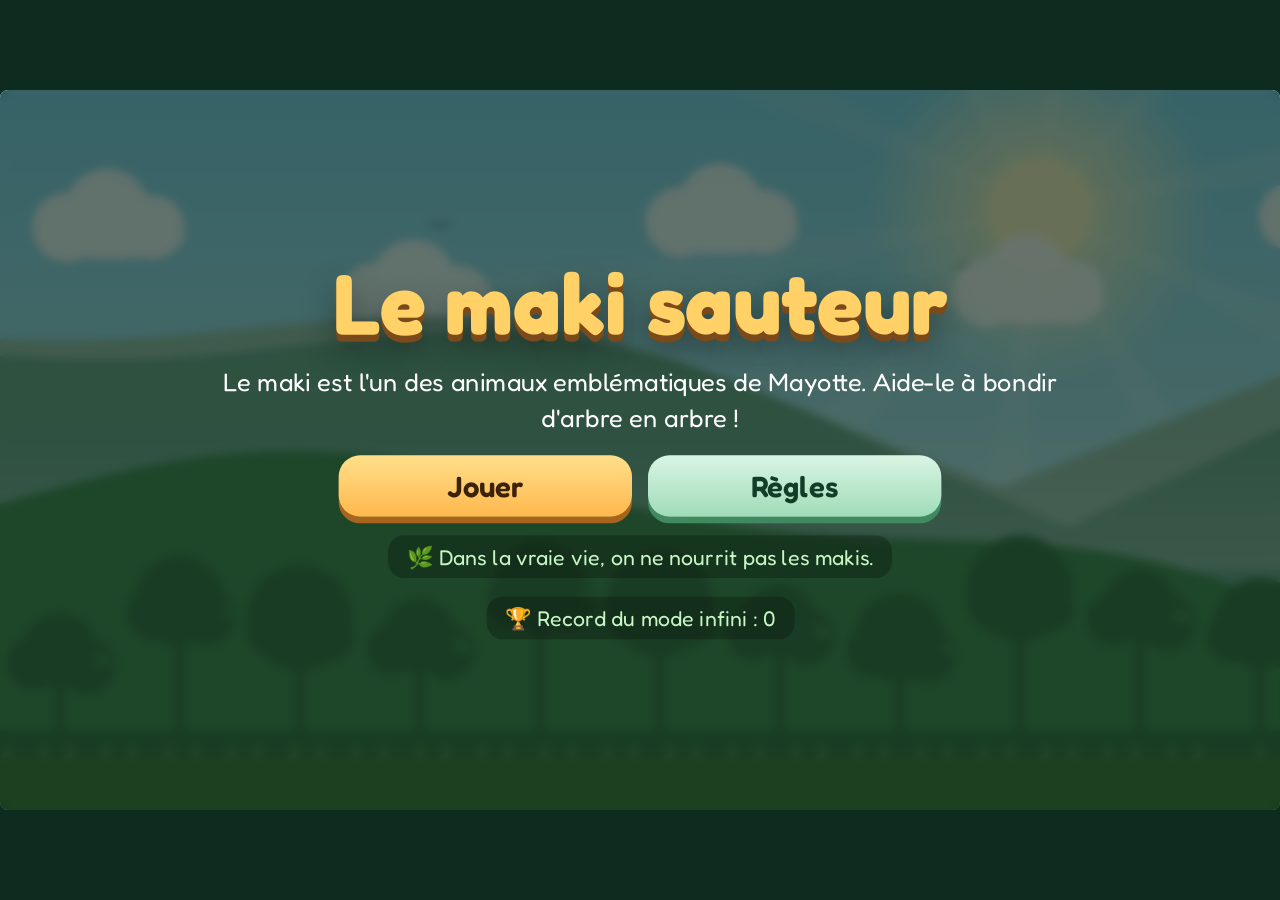
<file: jeux/games/maki-sauteur/index.html>
<!DOCTYPE html>
<html lang="fr">
<head>
<meta charset="UTF-8">
<meta name="viewport" content="width=device-width, initial-scale=1, maximum-scale=1, user-scalable=no">
<title>Le maki sauteur</title>
<link rel="preconnect" href="https://fonts.googleapis.com">
<link href="https://fonts.googleapis.com/css2?family=Fredoka:wght@400;500;600;700&display=swap" rel="stylesheet">
<style>
  * { box-sizing: border-box; margin: 0; padding: 0; }
  html, body { width: 100%; height: 100%; overflow: hidden; background: #0d2b1e; font-family: 'Fredoka', sans-serif; color: #fff; touch-action: none; user-select: none; -webkit-user-select: none; }
  /* La scène fait toujours 960x540 et est mise à l'échelle */
  #stage { position: absolute; left: 50%; top: 50%; width: 960px; height: 540px; transform-origin: center center; overflow: hidden; border-radius: 6px; }
  #c { position: absolute; left: 0; top: 0; width: 960px; height: 540px; display: block; }
  .ov { position: absolute; inset: 0; display: none; flex-direction: column; align-items: center; justify-content: center; gap: 14px; background: rgba(10, 30, 20, .62); backdrop-filter: blur(3px); text-align: center; padding: 24px; }
  .ov.show { display: flex; }
  h1 { font-size: 64px; font-weight: 700; color: #ffd166; text-shadow: 0 5px 0 #7a4a1a, 0 10px 24px rgba(0,0,0,.4); line-height: 1; }
  h2 { font-size: 40px; font-weight: 700; color: #ffd166; text-shadow: 0 4px 0 #7a4a1a; }
  p { font-size: 19px; max-width: 640px; line-height: 1.4; }
  .tip { font-size: 16px; color: #c8f7c5; background: rgba(0,0,0,.25); padding: 6px 14px; border-radius: 12px; }
  .btn { font-family: inherit; font-size: 22px; font-weight: 600; color: #3b2208; background: linear-gradient(#ffe08a, #ffb84d); border: none; border-radius: 16px; padding: 10px 26px; box-shadow: 0 5px 0 #a8641c; cursor: pointer; min-width: 220px; }
  .btn:hover { filter: brightness(1.07); }
  .btn:active { transform: translateY(3px); box-shadow: 0 2px 0 #a8641c; }
  .btn.sec { background: linear-gradient(#d9f5e4, #9fdcb8); box-shadow: 0 5px 0 #3f8a5e; color: #123d27; }
  .row { display: flex; gap: 12px; flex-wrap: wrap; justify-content: center; }
  #grid { display: grid; grid-template-columns: repeat(3, 200px); gap: 12px; }
  .lvl { font-family: inherit; background: linear-gradient(#fff3d1, #ffd98a); color: #4a2a08; border: none; border-radius: 16px; padding: 12px 8px; cursor: pointer; box-shadow: 0 4px 0 #a8641c; font-size: 18px; font-weight: 600; }
  .lvl .n { font-size: 30px; font-weight: 700; display: block; }
  .lvl .st { font-size: 20px; letter-spacing: 2px; color: #e08a00; }
  .lvl.lock { background: #6b7d72; color: #c9d3cc; box-shadow: 0 4px 0 #3c4a42; cursor: not-allowed; }
  .lvl.inf { grid-column: 1 / -1; background: linear-gradient(#c9f2ff, #7fd0f0); box-shadow: 0 4px 0 #2b7fa0; color: #0c3446; }
  #hudbtn { position: absolute; right: 12px; top: 10px; display: none; gap: 8px; }
  #hudbtn button { font-family: inherit; width: 44px; height: 44px; border-radius: 12px; border: none; background: rgba(0,0,0,.35); color: #fff; font-size: 20px; cursor: pointer; }
  .touch-only { display: none; }
  @media (pointer: coarse) { .touch-only { display: block; } .key-only { display: none; } }
  .bigstars { font-size: 56px; letter-spacing: 8px; color: #ffd166; text-shadow: 0 3px 0 #7a4a1a; }
  .bigstars .off { color: rgba(255,255,255,.25); text-shadow: none; }
  .bigstars span { display: inline-block; animation: starPop .5s cubic-bezier(.3,1.6,.5,1) both; }
  .bigstars span:nth-child(2) { animation-delay: .25s; } .bigstars span:nth-child(3) { animation-delay: .5s; }
  /* Apparition douce des fenêtres */
  .ov.show > * { animation: popIn .35s cubic-bezier(.2,1.3,.4,1) both; }
  .ov.show > *:nth-child(2) { animation-delay: .05s; } .ov.show > *:nth-child(3) { animation-delay: .1s; } .ov.show > *:nth-child(n+4) { animation-delay: .15s; }
  @keyframes popIn { from { opacity: 0; transform: translateY(14px) scale(.96); } to { opacity: 1; transform: none; } }
  @keyframes starPop { from { opacity: 0; transform: scale(.2) rotate(-40deg); } to { opacity: 1; transform: none; } }
  #hudbtn button { width: 52px; height: 52px; font-size: 24px; }
  /* Bouton « Passer » du tutoriel */
  #bSkip { position: absolute; right: 14px; bottom: 14px; display: none; font-family: inherit; font-size: 18px; font-weight: 600; border: none; border-radius: 14px; padding: 10px 18px; background: rgba(0,0,0,.45); color: #fff; cursor: pointer; }
</style>
</head>
<body>
<div id="stage">
  <canvas id="c"></canvas>

  <div id="hudbtn"><button id="bPause" title="Pause (Échap)">⏸</button><button id="bMute" title="Son (M)">🔊</button></div>
  <button id="bSkip">Passer le tutoriel ⏭</button>

  <!-- Menu principal -->
  <div class="ov show" id="menu">
    <h1>Le maki sauteur</h1>
    <p>Le maki est l'un des animaux emblématiques de Mayotte. Aide-le à bondir d'arbre en arbre !</p>
    <div class="row"><button class="btn" id="bPlay">Jouer</button><button class="btn sec" id="bRules">Règles</button></div>
    <div class="tip">🌿 Dans la vraie vie, on ne nourrit pas les makis.</div>
    <div class="tip" id="bestMenu"></div>
  </div>

  <!-- Choix des niveaux -->
  <div class="ov" id="levels">
    <h2>Niveaux</h2>
    <div id="grid"></div>
    <button class="btn sec" id="bBack1">Retour</button>
  </div>

  <!-- Règles -->
  <div class="ov" id="rules">
    <h2>Règles</h2>
    <p class="key-only">Maintiens <b>Espace</b> (ou clic) puis relâche : plus tu appuies longtemps, plus le saut est grand.<br>En l'air, appuie encore pour un <b>double saut</b> avec la queue, et garde appuyé pour <b>planer</b>.</p>
    <p class="touch-only">Touche l'écran et relâche : plus tu restes appuyé, plus le saut est grand.<br>En l'air, touche encore pour un <b>double saut</b>, garde le doigt pour <b>planer</b>.</p>
    <p>Ramasse les mangues, bananes, papayes et fruits à pain. Évite les nids de guêpes, les chiens en bas et les fils électriques. Ne tombe pas !</p>
    <p>Pendant que tu charges, des <b>pointillés</b> montrent où le maki va retomber : vert = sur un arbre, rouge = dans le vide.</p>
    <p>Atteins la distance du niveau. Les ⭐ dépendent des fruits ramassés.</p>
    <p class="key-only" style="font-size:16px">Échap / P : pause — M : couper le son</p>
    <div class="tip">🌿 Dans la vraie vie, on ne nourrit pas les makis.</div>
    <button class="btn sec" id="bBack2">Retour</button>
  </div>

  <!-- Pause -->
  <div class="ov" id="pause">
    <h2>Pause</h2>
    <div class="row"><button class="btn" id="bResume">Reprendre</button><button class="btn sec" id="bRestart">Recommencer</button><button class="btn sec" id="bQuit">Menu</button></div>
  </div>

  <!-- Fin de partie -->
  <div class="ov" id="result">
    <h2 id="resTitle"></h2>
    <div class="bigstars" id="resStars"></div>
    <p id="resText"></p>
    <div class="row"><button class="btn" id="bNext">Suivant</button><button class="btn sec" id="bAgain">Rejouer</button><button class="btn sec" id="bMenu2">Niveaux</button></div>
    <div class="tip">🌿 Dans la vraie vie, on ne nourrit pas les makis.</div>
  </div>
</div>

<script>
/* ============================================================
   LE MAKI SAUTEUR — jeu de plateforme / course
   Tout est dans ce fichier. Commentaires en français.
   ============================================================ */

// ---------- Constantes de base ----------
const W = 960, H = 540;          // taille virtuelle de l'écran
const STEP = 1 / 60;             // pas de temps fixe (60 images/s)
const GROUND = 500;              // hauteur du sol (le maki ne doit pas y tomber)
const MAKI_X = 240;              // position du maki à l'écran

// ---------- Les niveaux ----------
// dist = distance à parcourir (mètres), speed = vitesse (pixels/s)
// gap = écart entre les arbres, types = sortes de plateformes
// nest / dog / wire = probabilité des dangers
const LEVELS = [
  // Niveau 1 indulgent : arbres plus larges (widen), écarts plus courts, temps de grâce au bord (coyote) plus long
  { name: 'La forêt', theme: 'foret', dist: 320, speed: 230, hearts: 5, gap: [45, 110], widen: 35, coyote: 0.2, types: ['mango', 'mango', 'baobab', 'ylang'], nest: 0.06, dog: 0, wire: 0 },
  { name: 'Le village', theme: 'village', dist: 420, speed: 250, hearts: 4, gap: [55, 145], widen: 15, coyote: 0.14, types: ['roof', 'roof', 'mango', 'palm'], nest: 0.1, dog: 0.35, wire: 0.12 },
  { name: 'La plage', theme: 'plage', dist: 480, speed: 270, hearts: 4, gap: [70, 165], types: ['palm', 'palm', 'palm', 'baobab'], nest: 0.12, dog: 0.3, wire: 0 },
  { name: 'Les ylang-ylang', theme: 'ylang', dist: 540, speed: 285, hearts: 4, gap: [70, 170], types: ['ylang', 'ylang', 'mango', 'roof'], nest: 0.16, dog: 0.35, wire: 0.15 },
  { name: 'Coucher de soleil', theme: 'sunset', dist: 600, speed: 300, hearts: 3, gap: [80, 180], types: ['palm', 'roof', 'mango', 'baobab'], nest: 0.18, dog: 0.4, wire: 0.25 },
  { name: 'La tempête', theme: 'storm', dist: 660, speed: 310, hearts: 3, gap: [80, 185], types: ['mango', 'baobab', 'roof', 'palm', 'ylang'], nest: 0.2, dog: 0.45, wire: 0.25 }
];
// Mode infini : réglages qui durcissent avec la distance
const ENDLESS = { name: 'Mode infini', theme: 'foret', dist: Infinity, speed: 250, hearts: 3, gap: [60, 150], types: ['mango', 'baobab', 'palm', 'roof', 'ylang'], nest: 0.12, dog: 0.3, wire: 0.15 };

// Couleurs des décors
const THEMES = {
  foret:   { sky: ['#7fd3f0', '#d8f4e8'], sun: '#fff6c2', far: '#6aa58a', near: '#3f8a4e', lagoon: false, ground: '#3d7a35', light: 1 },
  village: { sky: ['#8ad7f5', '#e6f6ee'], sun: '#fff6c2', far: '#79b096', near: '#4c9655', lagoon: true, ground: '#7c6a4f', light: 1 },
  plage:   { sky: ['#5fc8f2', '#e2f8f5'], sun: '#fffbe0', far: '#7ab89b', near: '#5aa565', lagoon: true, ground: '#e8d39a', light: 1 },
  ylang:   { sky: ['#9bdcf2', '#f4f6d6'], sun: '#fff3b0', far: '#6fa786', near: '#4b8f4c', lagoon: false, ground: '#4c823a', light: 1 },
  sunset:  { sky: ['#ff8a5c', '#ffd27a'], sun: '#ffefa8', far: '#8a5a6e', near: '#5a4a5a', lagoon: true, ground: '#5a4a3e', light: 0.8 },
  storm:   { sky: ['#4a5868', '#8b98a2'], sun: null, far: '#4c6458', near: '#36503e', lagoon: true, ground: '#3a5233', light: 0.7 }
};

// ---------- Sauvegarde (localStorage) ----------
let save = { unlocked: 1, levels: {}, best: 0, muted: false };
function loadSave() {
  try { const s = JSON.parse(localStorage.getItem('maki-v1')); if (s) save = Object.assign(save, s); } catch (e) {}
  if (!save.levels) save.levels = {};
}
function writeSave() { try { localStorage.setItem('maki-v1', JSON.stringify(save)); } catch (e) {} }
loadSave();

// ---------- Hasard reproductible ----------
function makeRng(seed) {
  return function () { seed |= 0; seed = seed + 0x6D2B79F5 | 0; let t = Math.imul(seed ^ seed >>> 15, 1 | seed); t = t + Math.imul(t ^ t >>> 7, 61 | t) ^ t; return ((t ^ t >>> 14) >>> 0) / 4294967296; };
}
const rand = (a, b) => a + Math.random() * (b - a);

// ---------- Sons (WebAudio) ----------
let actx = null;
function beep(freq, dur, type, vol, slide) {
  if (save.muted) return;
  try {
    if (!actx) actx = new (window.AudioContext || window.webkitAudioContext)();
    if (actx.state === 'suspended') actx.resume();
    const o = actx.createOscillator(), g = actx.createGain(), t = actx.currentTime;
    o.type = type || 'sine'; o.frequency.setValueAtTime(freq, t);
    if (slide) o.frequency.exponentialRampToValueAtTime(slide, t + dur);
    g.gain.setValueAtTime(vol || 0.15, t); g.gain.exponentialRampToValueAtTime(0.001, t + dur);
    o.connect(g); g.connect(actx.destination); o.start(t); o.stop(t + dur);
  } catch (e) {}
}
const SFX = {
  jump: () => beep(380, 0.18, 'triangle', 0.15, 760),
  double: () => beep(600, 0.16, 'square', 0.08, 1100),
  fruit: () => { beep(880, 0.08, 'sine', 0.15); setTimeout(() => beep(1320, 0.1, 'sine', 0.12), 60); },
  land: () => beep(160, 0.07, 'triangle', 0.1),
  hurt: () => beep(300, 0.35, 'sawtooth', 0.12, 90),
  zap: () => beep(1200, 0.25, 'square', 0.08, 200),
  win: () => [523, 659, 784, 1047].forEach((f, i) => setTimeout(() => beep(f, 0.2, 'triangle', 0.14), i * 120)),
  lose: () => [392, 330, 262].forEach((f, i) => setTimeout(() => beep(f, 0.25, 'triangle', 0.13), i * 160)),
  bark: () => beep(220, 0.12, 'sawtooth', 0.07, 140),
  cheer: () => [784, 988, 1175].forEach((f, i) => setTimeout(() => beep(f, 0.12, 'sine', 0.1), i * 70))
};

// ---------- Petite musique de fond (douce, en boucle) ----------
// Elle ne démarre qu'après un geste du joueur (le contexte audio est créé par un son) et se tait si le son est coupé.
const MUSIC = { next: 0, step: 0 };
const MELODY = [0, 4, 7, 9, 7, 4, 2, 4, 0, 2, 4, 7, 9, 12, 9, 7]; // gamme pentatonique (demi-tons)
function musicNote(freq, t, dur, type, vol) {
  const o = actx.createOscillator(), g = actx.createGain();
  o.type = type; o.frequency.setValueAtTime(freq, t);
  g.gain.setValueAtTime(0.0001, t); g.gain.linearRampToValueAtTime(vol, t + 0.02); g.gain.exponentialRampToValueAtTime(0.0001, t + dur);
  o.connect(g); g.connect(actx.destination); o.start(t); o.stop(t + dur + 0.05);
}
function musicTick() {
  if (!actx || save.muted || state.mode !== 'play' || actx.state !== 'running') { MUSIC.next = 0; return; }
  const now = actx.currentTime;
  if (MUSIC.next < now) MUSIC.next = now + 0.05;
  try {
    while (MUSIC.next < now + 0.3) {
      const s = MUSIC.step, t = MUSIC.next;
      // une note sur deux de mélodie, très douce (style marimba)
      if (s % 2 === 0) musicNote(523.25 * Math.pow(2, MELODY[(s / 2) % MELODY.length] / 12), t, 0.35, 'triangle', 0.035);
      // basse toutes les 8 croches
      if (s % 8 === 0) musicNote([130.8, 110, 146.8, 98][(s / 8) % 4], t, 0.9, 'sine', 0.05);
      MUSIC.step++; MUSIC.next += 0.2;
    }
  } catch (e) {}
}

// ---------- Écran et mise à l'échelle ----------
const stage = document.getElementById('stage');
const cv = document.getElementById('c');
const ctx = cv.getContext('2d');
let S = 1, DPR = 1;
function resize() {
  S = Math.min(innerWidth / W, innerHeight / H);
  DPR = Math.min(window.devicePixelRatio || 1, 2);
  stage.style.transform = `translate(-50%, -50%) scale(${S})`;
  cv.width = Math.round(W * S * DPR);
  cv.height = Math.round(H * S * DPR);
  ctx.setTransform(S * DPR, 0, 0, S * DPR, 0, 0);
}
addEventListener('resize', resize); resize();

// ---------- État du jeu ----------
const state = {
  mode: 'menu',      // 'menu' | 'play' | 'pause' | 'over'
  level: null, levelIndex: 0, endless: false,
  t: 0, cam: 0, shake: 0, flash: 0,
  maki: null, held: false,
  platforms: [], fruits: [], nests: [], dogs: [], wires: [], parts: [], rain: [],
  hearts: 3, fruitsGot: 0, fruitsTotal: 0, dist: 0, goalX: 0, genX: 0, startX: 0,
  rng: Math.random, lastY: 380, hint: 0, result: null,
  popups: [],        // petits textes qui montent (« +1 », « Super ! »)
  fade: 0,           // fondu noir de transition (1 = noir)
  hurtFx: 0,         // bord rouge quand on est touché
  airFruits: 0,      // fruits pris pendant le saut en cours (pour les encouragements)
  milestone: 0,      // paliers de distance déjà annoncés
  tuto: null         // tutoriel interactif en cours (ou null)
};
const TUTO_KEY = 'maki-tuto-v1'; // clé séparée : la sauvegarde « maki-v1 » garde son format

function newMaki() {
  return { x: 120, y: 380, vy: 0, ground: true, coy: 0, charging: false, charge: 0, jumps: 0, squash: 0, inv: 0, blink: 0, tailT: 0, gliding: false };
}

// ---------- Fabrication du parcours ----------
function platformSize(type, r) {
  // largeur et hauteur possibles selon le type de plateforme
  switch (type) {
    case 'mango': return { w: 120 + r() * 90, y: [300, 410] };
    case 'baobab': return { w: 150 + r() * 80, y: [290, 380] };
    case 'palm': return { w: 80 + r() * 30, y: [270, 380] };
    case 'ylang': return { w: 110 + r() * 70, y: [380, 430] };
    case 'roof': return { w: 140 + r() * 80, y: [330, 420] };
  }
}

function addPlatform(x, type, y, w) {
  const p = { x, y, w, type, seed: Math.floor(state.rng() * 1000), hue: state.rng() };
  state.platforms.push(p);
  return p;
}

function addFruit(x, y) {
  const kinds = ['mangue', 'banane', 'papaye', 'pain'];
  state.fruits.push({ x, y, kind: kinds[Math.floor(state.rng() * 4)], got: false, ph: state.rng() * 6 });
  state.fruitsTotal++;
}

// Ajoute la plateforme suivante (et ses fruits / dangers)
function genNext() {
  const L = state.level, r = state.rng;
  const prev = state.platforms[state.platforms.length - 1];
  let hard = 1;
  if (state.endless) hard = Math.min(1.5, 1 + (prev.x / 40) / 2000); // plus dur avec la distance
  const gap = (L.gap[0] + r() * (L.gap[1] - L.gap[0])) * hard;
  const type = L.types[Math.floor(r() * L.types.length)];
  const sz = platformSize(type, r);
  sz.w += L.widen || 0; // niveaux faciles : arbres plus larges
  let y = prev.y + (r() * 160 - 90);
  y = Math.max(sz.y[0], Math.min(sz.y[1], y));
  if (prev.y - y > 150) y = prev.y - 150; // jamais trop haut à atteindre
  const x = prev.x + prev.w + gap;
  const p = addPlatform(x, type, y, sz.w);

  // Fruits en arc au-dessus du vide
  if (r() < 0.75) {
    const n = 3;
    for (let i = 0; i < n; i++) {
      const t = (i + 1) / (n + 1);
      const fx = prev.x + prev.w + gap * t;
      const fy = Math.min(prev.y, y) - 60 - Math.sin(t * Math.PI) * (50 + r() * 50);
      addFruit(fx, fy);
    }
  }
  // Fruits posés sur la plateforme
  if (r() < 0.6) addFruit(x + p.w * 0.5, y - 40);

  // Dangers (jamais sur la toute première partie du niveau)
  if (x > 900) {
    if (r() < L.nest * hard && p.w >= 120) {
      state.nests.push({ x: x + p.w * (0.45 + r() * 0.2), y: y - 18, r: 17 });
    }
    if (r() < L.dog && gap > 90) {
      state.dogs.push({ x: prev.x + prev.w + gap / 2, home: prev.x + prev.w + gap / 2, y: GROUND, vy: 0, dir: 1, t: r() * 5, barkT: 0 });
    }
    if (r() < L.wire && gap > 100) {
      state.wires.push({ x1: prev.x + prev.w - 6, y1: prev.y - 150, x2: x + 6, y2: y - 150, sag: 26 });
    }
  }
  state.genX = x + p.w;
}

// ---------- Démarrer un niveau ----------
// fromUI = true quand le joueur lance le niveau depuis un bouton (le tutoriel n'apparaît que dans ce cas,
// pour que les appels directs startLevel(0) des tests gardent le comportement normal)
function startLevel(i, fromUI) {
  hideAll();
  state.popups = []; state.fade = 1; state.hurtFx = 0; state.airFruits = 0; state.milestone = 0;
  state.tuto = null; acc = 0;
  const endless = (i === 'infini' || i < 0);
  state.endless = endless;
  state.levelIndex = endless ? -1 : i;
  state.level = endless ? ENDLESS : LEVELS[i];
  state.rng = endless ? makeRng(Date.now() & 0xffff) : makeRng(1234 + i * 777);
  state.platforms = []; state.fruits = []; state.nests = []; state.dogs = []; state.wires = []; state.parts = [];
  state.fruitsGot = 0; state.fruitsTotal = 0; state.t = 0; state.shake = 0; state.flash = 0;
  state.genX = 0; // remise à zéro, sinon le niveau suivant serait vide
  state.hearts = state.level.hearts; state.held = false; state.hint = 4; state.result = null;
  state.maki = newMaki();
  // Première plateforme : longue et sûre
  addPlatform(-200, 'mango', 380, 520);
  state.startX = state.maki.x;
  state.goalX = state.startX + state.level.dist * 40;
  if (!endless) {
    // On fabrique tout le niveau d'avance (pour connaître le total de fruits)
    while (state.genX < state.goalX) genNext();
    const last = state.platforms[state.platforms.length - 1];
    addPlatform(last.x + last.w + 80, 'baobab', 360, 900); // plateforme d'arrivée
  } else {
    while (state.genX < state.maki.x + W + 600) genNext();
  }
  state.cam = state.maki.x - MAKI_X;
  state.mode = 'play';
  document.getElementById('hudbtn').style.display = 'flex';
  makeRain();
  // Tutoriel interactif : seulement la toute première fois, au niveau 1
  let seen = true;
  try { seen = !!localStorage.getItem(TUTO_KEY); } catch (e) {}
  if (fromUI && i === 0 && !seen) { state.tuto = { step: 0, t: 0 }; state.hint = 0; }
  document.getElementById('bSkip').style.display = state.tuto ? 'block' : 'none';
}
function endTuto() {
  state.tuto = null;
  document.getElementById('bSkip').style.display = 'none';
  try { localStorage.setItem(TUTO_KEY, '1'); } catch (e) {}
}

// ---------- Les commandes ----------
function press() {
  if (state.mode !== 'play') return;
  if (state.held) return;
  state.held = true;
  const m = state.maki;
  if (m.ground || m.coy > 0) { m.charging = true; m.charge = 0; if (state.tuto && state.tuto.step === 0) state.tuto = { step: 1, t: 0 }; }
  else if (m.jumps < 2) doubleJump();
}
function release() {
  if (!state.held) return;
  state.held = false;
  const m = state.maki;
  if (m && m.charging && state.mode === 'play') doJump(m.charge);
}
function doJump(c) {
  const m = state.maki;
  m.vy = -(560 + 420 * c);
  m.jumps = 1; m.charging = false; m.charge = 0; m.ground = false; m.coy = 0; m.squash = -0.35;
  state.airFruits = 0;
  SFX.jump();
  leaves(m.x, m.y, 5);
  if (state.tuto && state.tuto.step <= 1) state.tuto = { step: 2, t: 0 };
}
function doubleJump() {
  const m = state.maki;
  m.vy = -640; m.jumps = 2; m.squash = -0.3; m.tailT = 0.4;
  SFX.double();
  for (let i = 0; i < 8; i++) state.parts.push({ x: m.x - 20, y: m.y - 10, vx: rand(-120, -20), vy: rand(-60, 80), life: 0.5, max: 0.5, kind: 'puff', size: rand(4, 8) });
  if (state.tuto && state.tuto.step === 2) state.tuto = { step: 3, t: 0 };
}
// jump() : pour les tests — saut moyen au sol, double saut en l'air
function jump() {
  if (state.mode !== 'play') return;
  const m = state.maki;
  if (m.ground || m.coy > 0) doJump(0.5); else if (m.jumps < 2) doubleJump();
}

addEventListener('keydown', e => {
  if (e.code === 'Space' || e.code === 'ArrowUp' || e.code === 'KeyW' || e.code === 'KeyZ') { e.preventDefault(); if (!e.repeat) press(); }
  else if (e.code === 'Escape' || e.code === 'KeyP') togglePause();
  else if (e.code === 'KeyM') toggleMute();
  else if (e.code === 'Enter' && state.mode === 'menu') showLevels();
});
addEventListener('keyup', e => { if (e.code === 'Space' || e.code === 'ArrowUp' || e.code === 'KeyW' || e.code === 'KeyZ') release(); });
cv.addEventListener('pointerdown', e => { e.preventDefault(); press(); });
addEventListener('pointerup', release);
addEventListener('pointercancel', release);
addEventListener('blur', () => { release(); if (state.mode === 'play') togglePause(); });
// Onglet caché (ou iframe masquée) : pause automatique
document.addEventListener('visibilitychange', () => { if (document.hidden) { release(); if (state.mode === 'play') togglePause(); } });
// Empêche le zoom / défilement par geste sur mobile (y compris dans une iframe)
document.addEventListener('touchmove', e => e.preventDefault(), { passive: false });
document.addEventListener('dblclick', e => e.preventDefault());
cv.addEventListener('contextmenu', e => e.preventDefault());

// ---------- Particules ----------
function leaves(x, y, n) {
  for (let i = 0; i < n; i++) state.parts.push({ x: x + rand(-20, 20), y: y - rand(0, 10), vx: rand(-120, 60), vy: rand(-220, -60), life: 1.2, max: 1.2, kind: 'leaf', size: rand(4, 7), rot: rand(0, 6), vr: rand(-6, 6) });
}
function sparkles(x, y, col) {
  for (let i = 0; i < 10; i++) { const a = Math.random() * 6.28, s = rand(60, 200); state.parts.push({ x, y, vx: Math.cos(a) * s, vy: Math.sin(a) * s, life: 0.5, max: 0.5, kind: 'spark', size: rand(2, 4), col }); }
}
// Petit texte qui monte (coordonnées du monde)
function popup(x, y, txt, col, big) { state.popups.push({ x, y, txt, col: col || '#fff', life: 1.1, max: 1.1, big: !!big }); }
// Confettis de victoire
function confetti() {
  const cols = ['#ffd166', '#ff6b6b', '#4fc3f7', '#81c784', '#f48fb1', '#fff'];
  for (let i = 0; i < 90; i++) state.parts.push({ x: state.cam + rand(0, W), y: rand(-60, -10), vx: rand(-60, 60), vy: rand(60, 220), life: 2.6, max: 2.6, kind: 'confetti', size: rand(4, 8), rot: rand(0, 6), vr: rand(-8, 8), col: cols[i % cols.length] });
}
function makeRain() {
  state.rain = [];
  if (state.level.theme !== 'storm') return;
  for (let i = 0; i < 140; i++) state.rain.push({ x: Math.random() * W, y: Math.random() * H, s: rand(600, 900) });
}

// ---------- Blessures et chutes ----------
function hurt(kind) {
  const m = state.maki;
  if (m.inv > 0) return;
  state.hearts--;
  m.inv = 1.6; m.vy = -380; m.jumps = 1; m.charging = false;
  state.shake = 0.35; state.hurtFx = 0.5;
  if (kind === 'zap') { SFX.zap(); state.flash = 0.25; } else SFX.hurt();
  sparkles(m.x, m.y - 18, '#ff6b6b');
  if (state.hearts <= 0) endGame(false);
}
function fallRespawn() {
  state.hearts--;
  SFX.hurt(); state.shake = 0.3; state.hurtFx = 0.5;
  if (state.hearts <= 0) { endGame(false); return; }
  const m = state.maki;
  // On replace le maki JUSTE DEVANT lui, jamais en arrière :
  // première plateforme dont il reste au moins 90 px de piste après la position de reprise.
  // (Avant, il pouvait être renvoyé au début d'une longue plateforme = retour en arrière.)
  let best = null, nx = m.x;
  for (const p of state.platforms) {
    const x = Math.max(m.x, p.x + 16);
    if (p.x + p.w - x >= 90) { best = p; nx = x; break; }
  }
  if (!best) { best = state.platforms[state.platforms.length - 1]; nx = Math.max(m.x, best.x + 16); }
  m.x = nx;
  m.y = best.y; m.vy = 0; m.ground = true; m.coy = 0.1; m.jumps = 0; m.inv = 2;
  m.charging = false; m.charge = 0; state.held = false;
  state.cam = m.x - MAKI_X;
  sparkles(m.x, m.y - 20, '#fff');
  popup(m.x, m.y - 70, 'On repart !', '#fff');
}

// ---------- Mise à jour (une étape de 1/60 s) ----------
// Vitesse actuelle de course
function currentSpeed() {
  const L = state.level;
  if (state.endless) return Math.min(380, L.speed + state.dist * 0.06);
  return L.speed;
}
function update(dt) {
  if (state.mode === 'pause') return; // tout est figé pendant la pause (particules, éclairs, chronos)
  state.t += dt;
  state.fade = Math.max(0, state.fade - dt * 2.2);
  state.hurtFx = Math.max(0, state.hurtFx - dt);
  for (const p of state.popups) { p.life -= dt; p.y -= 40 * dt; }
  state.popups = state.popups.filter(p => p.life > 0);
  // Particules (même hors jeu pour que ce soit joli)
  for (const p of state.parts) {
    p.life -= dt; p.x += p.vx * dt; p.y += p.vy * dt;
    if (p.kind === 'leaf') { p.vy += 300 * dt; p.vx *= 0.98; p.rot += p.vr * dt; }
    else if (p.kind === 'confetti') { p.vx += Math.sin(state.t * 4 + p.size) * 6; p.rot += p.vr * dt; }
    else if (p.kind === 'spark') { p.vx *= 0.92; p.vy *= 0.92; }
    else { p.vx *= 0.95; p.vy *= 0.95; }
  }
  state.parts = state.parts.filter(p => p.life > 0);
  for (const d of state.rain) { d.y += d.s * dt; d.x -= d.s * 0.25 * dt; if (d.y > H) { d.y = -10; d.x = Math.random() * W + 100; } }
  if (state.mode !== 'play') return;

  const L = state.level, m = state.maki;
  let speed = currentSpeed();
  // Tutoriel : le maki attend sur la branche tant que le joueur n'a pas appuyé
  if (state.tuto) {
    state.tuto.t += dt;
    if (state.tuto.step === 0) speed = 0;
    if (state.tuto.step === 3 && state.tuto.t > 3.5) { endTuto(); popup(m.x + 120, m.y - 90, 'À toi de jouer !', '#ffd166', true); SFX.cheer(); }
  }
  if (state.hint > 0) state.hint -= dt;
  state.shake = Math.max(0, state.shake - dt);
  state.flash = Math.max(0, state.flash - dt);
  if (L.theme === 'storm' && Math.random() < 0.002) { state.flash = 0.18; beep(60, 0.6, 'sawtooth', 0.06, 30); }

  // Avancer
  m.x += speed * dt;
  m.inv = Math.max(0, m.inv - dt);
  m.tailT = Math.max(0, m.tailT - dt);
  m.squash *= 0.85;
  m.blink -= dt; if (m.blink < -3 - Math.random() * 2) m.blink = 0.12;

  // Charger le saut
  if (m.charging) {
    m.charge = Math.min(1, m.charge + dt * 1.7);
    if (!m.ground && m.coy <= 0) doJump(m.charge); // il quitte le bord : saut auto
  }

  // Gravité / planer
  m.gliding = state.held && !m.ground && !m.charging && m.jumps >= 1 && m.vy > 0;
  let g = 2200;
  if (m.gliding) { g = 700; }
  m.vy += g * dt;
  if (m.gliding) m.vy = Math.min(m.vy, L.theme === 'storm' ? 170 : 120);
  const prevY = m.y;
  m.y += m.vy * dt;

  // Atterrissage sur les plateformes (uniquement par le dessus)
  const wasGround = m.ground;
  m.ground = false;
  for (const p of state.platforms) {
    if (p.x > m.x + 40) break;
    if (m.x + 12 > p.x && m.x - 12 < p.x + p.w && m.vy >= 0 && prevY <= p.y + 4 && m.y >= p.y) {
      m.y = p.y; m.vy = 0; m.ground = true; m.jumps = 0;
      if (!wasGround) {
        m.squash = 0.35; SFX.land(); leaves(m.x, m.y, p.type === 'roof' ? 0 : 4);
        for (let i = 0; i < 6; i++) state.parts.push({ x: m.x + rand(-14, 14), y: m.y - 2, vx: rand(-90, 90), vy: rand(-50, -10), life: 0.35, max: 0.35, kind: 'puff', size: rand(2, 4) });
        // Encouragements selon les fruits pris pendant le saut
        if (state.airFruits >= 3) { popup(m.x + 30, m.y - 80, 'Génial !', '#ffd166', true); SFX.cheer(); }
        else if (state.airFruits === 2) popup(m.x + 30, m.y - 80, 'Super !', '#c8f7c5', true);
        state.airFruits = 0;
        if (state.tuto && state.tuto.step === 2) state.tuto = { step: 3, t: 0 };
      }
      break;
    }
  }
  // Temps de grâce (« coyote ») : on peut encore sauter un court instant après avoir quitté le bord
  if (m.ground) m.coy = L.coyote || 0.1; else m.coy -= dt;

  const cx = m.x, cy = m.y - 20; // centre du corps

  // Fruits
  for (const f of state.fruits) {
    if (f.got || Math.abs(f.x - cx) > 40) continue;
    if (Math.hypot(f.x - cx, f.y - cy) < 32) {
      f.got = true; state.fruitsGot++; SFX.fruit();
      sparkles(f.x, f.y, '#ffe680');
      popup(f.x, f.y - 10, '+1', '#ffe680');
      if (!m.ground) state.airFruits++;
    }
  }
  // Nids de guêpes
  for (const n of state.nests) if (Math.abs(n.x - cx) < 50 && Math.hypot(n.x - cx, n.y - cy) < n.r + 14) hurt('nest');
  // Chiens
  for (const d of state.dogs) {
    d.t += dt;
    d.x = d.home + Math.sin(d.t * 1.5) * 25;
    d.dir = Math.cos(d.t * 1.5) > 0 ? 1 : -1;
    if (d.y >= GROUND && Math.abs(d.x - m.x) < 110 && m.y > 330 && d.barkT <= 0) { d.vy = -520; d.barkT = 1.5; SFX.bark(); }
    d.barkT -= dt;
    d.vy += 1600 * dt; d.y += d.vy * dt;
    if (d.y > GROUND) { d.y = GROUND; d.vy = 0; }
    if (Math.abs(d.x - cx) < 34 && Math.abs(d.y - 22 - cy) < 30) hurt('dog');
  }
  // Fils électriques
  for (const w of state.wires) {
    if (cx < w.x1 || cx > w.x2) continue;
    const t = (cx - w.x1) / (w.x2 - w.x1);
    const wy = w.y1 + (w.y2 - w.y1) * t + Math.sin(t * Math.PI) * w.sag;
    if (Math.abs(cy - wy) < 16) hurt('zap');
  }
  if (state.mode !== 'play') return;

  // Chute
  if (m.y > GROUND + 30) { fallRespawn(); if (state.mode !== 'play') return; }

  // Distance et caméra
  state.dist = Math.max(0, (m.x - state.startX) / 40);
  state.cam = m.x - MAKI_X;
  // Paliers de distance : petits messages d'encouragement
  if (!state.endless) {
    const k = state.dist / L.dist, msgs = ['', 'Un quart du chemin !', 'À mi-chemin, courage !', 'Presque arrivé !'];
    const lvl = k >= 0.75 ? 3 : k >= 0.5 ? 2 : k >= 0.25 ? 1 : 0;
    if (lvl > state.milestone) { state.milestone = lvl; popup(m.x + 150, 170, msgs[lvl], '#fff', true); }
  } else if (Math.floor(state.dist / 100) > state.milestone) {
    state.milestone = Math.floor(state.dist / 100); popup(m.x + 150, 170, `${state.milestone * 100} m !`, '#fff', true);
  }

  // Mode infini : continuer à fabriquer le parcours et nettoyer derrière
  if (state.endless) {
    while (state.genX < state.cam + W + 600) genNext();
    const left = state.cam - 400;
    state.platforms = state.platforms.filter(p => p.x + p.w > left);
    state.fruits = state.fruits.filter(f => f.x > left);
    state.nests = state.nests.filter(n => n.x > left);
    state.dogs = state.dogs.filter(d => d.x > left);
    state.wires = state.wires.filter(w => w.x2 > left);
  } else if (m.x >= state.goalX) {
    endGame(true);
  }
}

// tick(dt) : avance la simulation de dt secondes (par petits pas de 1/60)
let acc = 0;
function tick(dt) {
  acc += Math.min(dt, 0.25);
  // Pendant le tutoriel, ralenti pendant la charge et le premier saut pour bien voir l'arc
  const tu = state.tuto, k = tu ? (tu.step === 1 ? 0.35 : tu.step === 2 ? 0.6 : 1) : 1;
  while (acc >= STEP) { update(STEP * k); acc -= STEP; }
}

// ---------- Aperçu de la trajectoire (arc en pointillés) ----------
// Simule le saut qu'on obtiendrait en relâchant maintenant, avec la même physique que update().
function predictJump() {
  const m = state.maki;
  if (!m) return null;
  const speed = currentSpeed();
  let x = m.x, y = m.y, vy = -(560 + 420 * m.charge);
  const pts = [], dt = 1 / 60;
  for (let i = 0; i < 160; i++) {
    const py = y;
    vy += 2200 * dt; x += speed * dt; y += vy * dt;
    if (i % 3 === 0) pts.push(x, y - 20);
    if (vy >= 0) {
      for (const p of state.platforms) {
        if (p.x > x + 40) break;
        if (x + 12 > p.x && x - 12 < p.x + p.w && py <= p.y + 4 && y >= p.y) return { pts, x, y: p.y, ok: true };
      }
    }
    if (y > GROUND + 30) return { pts, x, y: GROUND, ok: false };
  }
  return { pts, x, y, ok: false };
}

// ---------- Fin de partie ----------
function starTargets() {
  const t = state.fruitsTotal;
  return [Math.ceil(t * 0.3), Math.ceil(t * 0.6), Math.ceil(t * 0.85)];
}
function endGame(win) {
  state.mode = 'over';
  state.held = false;
  if (state.tuto) endTuto();
  if (state.maki) state.maki.charging = false;
  document.getElementById('hudbtn').style.display = 'none';
  if (win) confetti();
  const title = document.getElementById('resTitle'), stars = document.getElementById('resStars'), text = document.getElementById('resText');
  const bNext = document.getElementById('bNext');
  if (state.endless) {
    const score = Math.floor(state.dist) + state.fruitsGot * 10;
    const record = score > (save.best || 0);
    if (record) { save.best = score; writeSave(); }
    title.textContent = record ? 'Nouveau record !' : 'Fin de la course';
    stars.innerHTML = '';
    text.innerHTML = `Distance : <b>${Math.floor(state.dist)} m</b> — Fruits : <b>${state.fruitsGot}</b><br>Score : <b>${score}</b> — Meilleur : <b>${save.best}</b>`;
    bNext.style.display = 'none';
    SFX.lose();
  } else if (win) {
    const tg = starTargets();
    const n = tg.filter(v => state.fruitsGot >= v).length;
    const key = state.levelIndex;
    const old = (save.levels[key] && save.levels[key].stars) || 0;
    save.levels[key] = { stars: Math.max(old, n) };
    save.unlocked = Math.max(save.unlocked, Math.min(LEVELS.length, key + 2));
    writeSave();
    title.textContent = n === 3 ? 'Parfait, 3 étoiles !' : 'Bravo, niveau réussi !';
    stars.innerHTML = [0, 1, 2].map(i => `<span class="${i < n ? '' : 'off'}">★</span>`).join('');
    text.innerHTML = `${state.level.name} — Fruits : <b>${state.fruitsGot} / ${state.fruitsTotal}</b><br>Objectifs ⭐ : ${tg.join(' / ')}`;
    bNext.style.display = key < LEVELS.length - 1 ? '' : 'none';
    state.result = { win: true, stars: n };
    SFX.win();
  } else {
    title.textContent = 'Oh non, le maki est tombé !';
    stars.innerHTML = '';
    const pct = Math.floor(state.dist / state.level.dist * 100);
    const encour = pct >= 75 ? 'Tu y étais presque !' : pct >= 40 ? 'Beau parcours, tu progresses !' : 'Astuce : regarde l\'arc en pointillés avant de relâcher.';
    text.innerHTML = `${state.level.name} — ${Math.floor(state.dist)} m sur ${state.level.dist} m.<br>${encour}`;
    bNext.style.display = 'none';
    state.result = { win: false };
    SFX.lose();
  }
  document.getElementById('result').classList.add('show');
}

// ============================================================
//                         DESSIN
// ============================================================
function hillY(x, base, amp, seed) {
  // Collines volcaniques : pics arrondis + petites bosses
  return base - amp * (Math.pow(Math.abs(Math.sin(x * 0.0023 + seed)), 0.8) * 0.75 + 0.25 * (0.5 + 0.5 * Math.sin(x * 0.009 + seed * 3)));
}
function drawHills(par, color, base, amp, seed) {
  ctx.fillStyle = color;
  ctx.beginPath(); ctx.moveTo(0, H);
  const off = state.cam * par;
  for (let sx = 0; sx <= W + 12; sx += 12) ctx.lineTo(sx, hillY(sx + off, base, amp, seed));
  ctx.lineTo(W, H); ctx.closePath(); ctx.fill();
}

function drawBackground() {
  const T = THEMES[state.level ? state.level.theme : 'foret'];
  const cam = state.cam;
  // Ciel
  const g = ctx.createLinearGradient(0, 0, 0, H);
  g.addColorStop(0, T.sky[0]); g.addColorStop(1, T.sky[1]);
  ctx.fillStyle = g; ctx.fillRect(0, 0, W, H);
  // Soleil
  if (T.sun) {
    const sy = state.level && state.level.theme === 'sunset' ? 250 : 90;
    const sg = ctx.createRadialGradient(780, sy, 10, 780, sy, 130);
    sg.addColorStop(0, T.sun); sg.addColorStop(0.35, T.sun + 'aa'); sg.addColorStop(1, T.sun + '00');
    ctx.fillStyle = sg; ctx.beginPath(); ctx.arc(780, sy, 130, 0, 7); ctx.fill();
    ctx.fillStyle = T.sun; ctx.beginPath(); ctx.arc(780, sy, 40, 0, 7); ctx.fill();
    // Rayons de soleil qui tournent lentement
    ctx.save(); ctx.translate(780, sy); ctx.rotate(state.t * 0.05);
    ctx.fillStyle = 'rgba(255,255,230,.10)';
    for (let i = 0; i < 10; i++) { ctx.rotate(Math.PI / 5); ctx.beginPath(); ctx.moveTo(0, 0); ctx.lineTo(-30, 420); ctx.lineTo(30, 420); ctx.closePath(); ctx.fill(); }
    ctx.restore();
  }
  // Oiseaux au loin (simples « v »)
  if (state.level && state.level.theme !== 'storm') {
    ctx.strokeStyle = 'rgba(40,50,60,.45)'; ctx.lineWidth = 2;
    for (let i = 0; i < 3; i++) {
      const bx = ((i * 380 + state.t * (22 + i * 6) - cam * 0.05) % 1200 + 1200) % 1200 - 120, by = 70 + i * 34 + Math.sin(state.t + i) * 8;
      const fl = Math.sin(state.t * 8 + i * 2) * 4;
      ctx.beginPath(); ctx.moveTo(bx - 8, by - fl); ctx.lineTo(bx, by); ctx.lineTo(bx + 8, by - fl); ctx.stroke();
    }
  }
  // Nuages
  for (let i = 0; i < 6; i++) {
    const x = ((i * 230 - cam * 0.08 - state.t * 8) % 1300 + 1300) % 1300 - 160;
    const y = 50 + (i * 53) % 110;
    ctx.fillStyle = state.level && state.level.theme === 'storm' ? 'rgba(70,80,92,.85)' : 'rgba(255,255,255,.85)';
    ctx.beginPath(); ctx.arc(x, y, 26, 0, 7); ctx.arc(x + 30, y - 12, 32, 0, 7); ctx.arc(x + 64, y, 24, 0, 7); ctx.ellipse(x + 32, y + 8, 56, 16, 0, 0, 7); ctx.fill();
  }
  // Collines lointaines
  drawHills(0.05, shade(T.far, 0.3), 300, 150, 7.7); // montagnes très lointaines (parallaxe en plus)
  drawHills(0.1, T.far, 330, 170, 1.3);
  // Brume légère au pied des collines (profondeur)
  const mist = ctx.createLinearGradient(0, 250, 0, 360);
  mist.addColorStop(0, 'rgba(255,255,255,0)'); mist.addColorStop(1, 'rgba(255,255,255,.22)');
  ctx.fillStyle = mist; ctx.fillRect(0, 250, W, 110);
  // Lagon
  if (T.lagoon) {
    const lg = ctx.createLinearGradient(0, 330, 0, 420);
    const sunset = state.level.theme === 'sunset', storm = state.level.theme === 'storm';
    lg.addColorStop(0, sunset ? '#e9a07a' : storm ? '#4e6a70' : '#5fd0d8');
    lg.addColorStop(1, sunset ? '#8a5a7a' : storm ? '#2f4a52' : '#1fa3b5');
    ctx.fillStyle = lg; ctx.fillRect(0, 335, W, 120);
    ctx.strokeStyle = 'rgba(255,255,255,.35)'; ctx.lineWidth = 2;
    for (let i = 0; i < 14; i++) {
      const x = ((i * 97 - cam * 0.2 + Math.sin(state.t + i) * 10) % W + W) % W;
      const y = 345 + (i * 31) % 70;
      ctx.beginPath(); ctx.moveTo(x, y); ctx.lineTo(x + 18 + (i % 3) * 8, y); ctx.stroke();
    }
    // Petit îlot
    const ix = ((600 - cam * 0.15) % 1400 + 1400) % 1400 - 200;
    ctx.fillStyle = T.far; ctx.beginPath(); ctx.ellipse(ix, 340, 90, 22, 0, Math.PI, 0); ctx.fill();
  }
  // Collines proches
  drawHills(0.25, T.near, T.lagoon ? 470 : 420, T.lagoon ? 80 : 150, 4.1);
  // Silhouettes d'arbres de fond
  ctx.fillStyle = shade(T.near, -0.18);
  const off = cam * 0.45;
  for (let i = -1; i < 14; i++) {
    const base = Math.floor(off / 90) + i;
    const x = base * 90 - off;
    const h = 60 + ((base * 37) % 50 + 50) % 50;
    ctx.fillRect(x + 40, 480 - h + 20, 8, h);
    ctx.beginPath(); ctx.arc(x + 44, 480 - h, 28 + (Math.abs(base) % 3) * 6, 0, 7); ctx.arc(x + 24, 490 - h, 20, 0, 7); ctx.arc(x + 64, 492 - h, 22, 0, 7); ctx.fill();
  }
  ctx.fillRect(0, 480, W, 60);
}

// Assombrir / éclaircir une couleur hexadécimale
function shade(hex, k) {
  const n = parseInt(hex.slice(1), 16);
  let r = n >> 16, g = (n >> 8) & 255, b = n & 255;
  const f = v => Math.max(0, Math.min(255, Math.round(k < 0 ? v * (1 + k) : v + (255 - v) * k)));
  return `rgb(${f(r)},${f(g)},${f(b)})`;
}

function drawGround() {
  const T = THEMES[state.level.theme];
  ctx.fillStyle = T.ground; ctx.fillRect(0, GROUND, W, H - GROUND);
  ctx.fillStyle = shade(T.ground, 0.15);
  for (let i = 0; i < 40; i++) {
    const x = ((i * 47 - state.cam) % W + W) % W;
    ctx.beginPath(); ctx.moveTo(x, GROUND); ctx.lineTo(x + 4, GROUND - 8); ctx.lineTo(x + 8, GROUND); ctx.fill();
  }
}

// ----- Plateformes -----
function drawPlatform(p) {
  const x = p.x - state.cam;
  if (x > W + 50 || x + p.w < -80) return;
  const cx = x + p.w / 2, y = p.y;
  ctx.save();
  if (p.type === 'mango') {
    ctx.fillStyle = '#6b4626'; ctx.fillRect(cx - 12, y + 20, 24, GROUND - y);
    ctx.strokeStyle = '#6b4626'; ctx.lineWidth = 9; ctx.lineCap = 'round';
    ctx.beginPath(); ctx.moveTo(cx, y + 70); ctx.lineTo(cx - p.w * 0.25, y + 25); ctx.moveTo(cx, y + 60); ctx.lineTo(cx + p.w * 0.28, y + 22); ctx.stroke();
    const n = Math.max(3, Math.round(p.w / 40));
    ctx.fillStyle = '#1f6b34';
    for (let i = 0; i < n; i++) { const px = x + 14 + (p.w - 28) * i / (n - 1); ctx.beginPath(); ctx.arc(px, y + 24, 30, 0, 7); ctx.fill(); }
    ctx.fillStyle = '#2e8a43';
    for (let i = 0; i < n; i++) { const px = x + 14 + (p.w - 28) * i / (n - 1); ctx.beginPath(); ctx.arc(px, y + 16, 22, 0, 7); ctx.fill(); }
    ctx.fillStyle = '#4fb05c';
    for (let i = 0; i < n; i++) { const px = x + 10 + (p.w - 28) * i / (n - 1); ctx.beginPath(); ctx.arc(px, y + 8, 9, 0, 7); ctx.fill(); }
  } else if (p.type === 'baobab') {
    ctx.fillStyle = '#9a8070';
    ctx.beginPath(); ctx.moveTo(cx - 40, GROUND); ctx.quadraticCurveTo(cx - 30, y + 60, cx - 18, y + 14); ctx.lineTo(cx + 18, y + 14); ctx.quadraticCurveTo(cx + 30, y + 60, cx + 40, GROUND); ctx.fill();
    ctx.strokeStyle = '#86695a'; ctx.lineWidth = 2;
    ctx.beginPath(); ctx.moveTo(cx - 10, y + 40); ctx.lineTo(cx - 14, GROUND); ctx.moveTo(cx + 8, y + 50); ctx.lineTo(cx + 12, GROUND); ctx.stroke();
    ctx.strokeStyle = '#8a7060'; ctx.lineWidth = 10; ctx.lineCap = 'round';
    ctx.beginPath(); ctx.moveTo(x + 8, y + 4); ctx.lineTo(x + p.w - 8, y + 4); ctx.stroke();
    ctx.lineWidth = 7;
    ctx.beginPath(); ctx.moveTo(cx, y + 16); ctx.lineTo(x + 20, y + 4); ctx.moveTo(cx, y + 16); ctx.lineTo(x + p.w - 20, y + 4); ctx.stroke();
    ctx.fillStyle = '#5c9a48';
    for (let i = 0; i < 5; i++) { ctx.beginPath(); ctx.ellipse(x + 15 + (p.w - 30) * i / 4, y - 4, 16, 8, 0, 0, 7); ctx.fill(); }
  } else if (p.type === 'palm') {
    ctx.strokeStyle = '#a07a4a'; ctx.lineWidth = 13; ctx.lineCap = 'round';
    ctx.beginPath(); ctx.moveTo(cx + 30, GROUND); ctx.quadraticCurveTo(cx + 26, y + 100, cx, y + 10); ctx.stroke();
    ctx.strokeStyle = '#7d5c34'; ctx.lineWidth = 2;
    for (let k = 1; k < 10; k++) { const t = k / 10; const px = (1 - t) * (1 - t) * (cx + 30) + 2 * (1 - t) * t * (cx + 26) + t * t * cx; const py = (1 - t) * (1 - t) * GROUND + 2 * (1 - t) * t * (y + 100) + t * t * (y + 10); ctx.beginPath(); ctx.moveTo(px - 6, py); ctx.lineTo(px + 6, py); ctx.stroke(); }
    ctx.fillStyle = '#6b4a20'; ctx.beginPath(); ctx.arc(cx - 6, y + 12, 7, 0, 7); ctx.arc(cx + 7, y + 13, 7, 0, 7); ctx.fill();
    const sway = Math.sin(state.t * 2 + p.seed) * 0.05;
    for (let i = 0; i < 7; i++) {
      const a = Math.PI + i * Math.PI / 6 + sway;
      ctx.strokeStyle = i % 2 ? '#2f8f3c' : '#3ea84a'; ctx.lineWidth = 8;
      ctx.beginPath(); ctx.moveTo(cx, y + 2); ctx.quadraticCurveTo(cx + Math.cos(a) * p.w * 0.4, y - 10 + Math.sin(a) * 20, cx + Math.cos(a) * p.w * 0.6, y + 22 + Math.abs(Math.sin(a)) * -10); ctx.stroke();
    }
  } else if (p.type === 'ylang') {
    ctx.fillStyle = '#5b4028'; ctx.fillRect(cx - 7, y + 20, 14, GROUND - y);
    ctx.fillStyle = '#3c7d3a';
    ctx.beginPath(); ctx.ellipse(cx, y + 26, p.w / 2, 30, 0, 0, 7); ctx.fill();
    ctx.fillStyle = '#56a04a';
    ctx.beginPath(); ctx.ellipse(cx, y + 14, p.w / 2 - 8, 16, 0, 0, 7); ctx.fill();
    ctx.fillStyle = '#ffe66b';
    for (let i = 0; i < 7; i++) {
      const fx = x + 14 + ((p.seed * (i + 3) * 13) % Math.max(1, p.w - 28)), fy = y + 10 + (i * 7) % 26;
      ctx.save(); ctx.translate(fx, fy);
      for (let k = 0; k < 5; k++) { ctx.rotate(1.256); ctx.beginPath(); ctx.ellipse(0, 4, 1.8, 5, 0, 0, 7); ctx.fill(); }
      ctx.restore();
    }
  } else if (p.type === 'roof') {
    const walls = ['#f4d9a6', '#cfe8d8', '#f2b8a0', '#d9d2f0', '#fff0c8'];
    ctx.fillStyle = walls[p.seed % walls.length]; ctx.fillRect(x + 8, y + 14, p.w - 16, GROUND - y - 14);
    ctx.fillStyle = '#6a4b2d'; ctx.fillRect(cx - 14, GROUND - 52, 28, 52);
    ctx.fillStyle = '#5aa8c8'; ctx.fillRect(x + 22, y + 40, 26, 22); ctx.fillRect(x + p.w - 48, y + 40, 26, 22);
    // Toit en tôle ondulée
    ctx.fillStyle = '#a9b3b8'; ctx.beginPath(); ctx.moveTo(x - 4, y + 18); ctx.lineTo(x + 4, y); ctx.lineTo(x + p.w - 4, y); ctx.lineTo(x + p.w + 4, y + 18); ctx.fill();
    ctx.strokeStyle = '#7f8a90'; ctx.lineWidth = 2;
    for (let k = x + 8; k < x + p.w - 4; k += 8) { ctx.beginPath(); ctx.moveTo(k, y + 1); ctx.lineTo(k - 2, y + 17); ctx.stroke(); }
    ctx.fillStyle = 'rgba(160,80,30,.45)'; ctx.fillRect(x + p.w * 0.6, y + 2, 20, 12);
  }
  ctx.restore();
}

// ----- Fruits -----
function drawFruit(f) {
  if (f.got) return;
  const x = f.x - state.cam, y = f.y + Math.sin(state.t * 3 + f.ph) * 4;
  if (x < -30 || x > W + 30) return;
  ctx.save(); ctx.translate(x, y);
  // halo
  ctx.fillStyle = 'rgba(255,240,150,.25)'; ctx.beginPath(); ctx.arc(0, 0, 18, 0, 7); ctx.fill();
  if (f.kind === 'mangue') {
    ctx.rotate(-0.4); ctx.fillStyle = '#ff9a2e'; ctx.beginPath(); ctx.ellipse(0, 0, 10, 13, 0, 0, 7); ctx.fill();
    ctx.fillStyle = '#e8462e'; ctx.beginPath(); ctx.ellipse(-3, -4, 6, 7, 0, 0, 7); ctx.fill();
    ctx.fillStyle = '#3a9a3e'; ctx.beginPath(); ctx.ellipse(5, -13, 6, 3, -0.5, 0, 7); ctx.fill();
  } else if (f.kind === 'banane') {
    ctx.strokeStyle = '#f7d038'; ctx.lineWidth = 8; ctx.lineCap = 'round';
    ctx.beginPath(); ctx.arc(0, -6, 13, 0.4, 2.7); ctx.stroke();
    ctx.strokeStyle = '#6b4a20'; ctx.lineWidth = 3; ctx.beginPath(); ctx.moveTo(-12, 0); ctx.lineTo(-14, -3); ctx.stroke();
  } else if (f.kind === 'papaye') {
    ctx.fillStyle = '#f2a63a'; ctx.beginPath(); ctx.ellipse(0, 0, 9, 14, 0.2, 0, 7); ctx.fill();
    ctx.fillStyle = '#9cc94a'; ctx.beginPath(); ctx.ellipse(-2, -8, 5, 6, 0.2, 0, 7); ctx.fill();
  } else {
    ctx.fillStyle = '#8cc34a'; ctx.beginPath(); ctx.arc(0, 0, 12, 0, 7); ctx.fill();
    ctx.strokeStyle = '#5f9a2c'; ctx.lineWidth = 1;
    for (let i = -8; i <= 8; i += 5) { ctx.beginPath(); ctx.moveTo(i, -10); ctx.lineTo(i, 10); ctx.moveTo(-10, i); ctx.lineTo(10, i); ctx.stroke(); }
    ctx.fillStyle = '#5a3a1a'; ctx.fillRect(-1, -15, 2, 5);
  }
  // reflet
  ctx.fillStyle = 'rgba(255,255,255,.6)'; ctx.beginPath(); ctx.arc(-4, -5, 3, 0, 7); ctx.fill();
  ctx.restore();
}

// ----- Dangers -----
function drawNest(n) {
  const x = n.x - state.cam, y = n.y;
  if (x < -40 || x > W + 40) return;
  ctx.fillStyle = '#c9b48a'; ctx.beginPath(); ctx.ellipse(x, y, n.r, n.r + 3, 0, 0, 7); ctx.fill();
  ctx.strokeStyle = '#9a865e'; ctx.lineWidth = 2;
  for (let i = -2; i <= 2; i++) { ctx.beginPath(); ctx.ellipse(x, y + i * 6, n.r - Math.abs(i) * 3, 2, 0, 0, 7); ctx.stroke(); }
  ctx.fillStyle = '#4a3a2a'; ctx.beginPath(); ctx.arc(x, y + 8, 4, 0, 7); ctx.fill();
  for (let i = 0; i < 4; i++) {
    const a = state.t * 5 + i * 1.6, wx = x + Math.cos(a) * 26, wy = y - 6 + Math.sin(a * 1.3) * 16;
    ctx.fillStyle = '#ffcc00'; ctx.beginPath(); ctx.ellipse(wx, wy, 4, 3, 0, 0, 7); ctx.fill();
    ctx.fillStyle = '#222'; ctx.fillRect(wx - 1, wy - 3, 2, 6);
    ctx.fillStyle = 'rgba(255,255,255,.7)'; ctx.beginPath(); ctx.ellipse(wx, wy - 4, 3, 2, 0, 0, 7); ctx.fill();
  }
}
function drawDog(d) {
  const x = d.x - state.cam, y = d.y;
  if (x < -60 || x > W + 60) return;
  ctx.save(); ctx.translate(x, y); ctx.scale(d.dir, 1);
  ctx.fillStyle = '#c99a5a';
  ctx.beginPath(); ctx.ellipse(0, -20, 22, 11, 0, 0, 7); ctx.fill();
  ctx.fillRect(-16, -14, 5, 14); ctx.fillRect(10, -14, 5, 14);
  ctx.beginPath(); ctx.arc(22, -30, 11, 0, 7); ctx.fill();
  ctx.fillStyle = '#8a6030'; ctx.beginPath(); ctx.ellipse(18, -40, 4, 8, -0.4, 0, 7); ctx.fill();
  ctx.fillStyle = '#c99a5a'; ctx.beginPath(); ctx.ellipse(31, -27, 7, 5, 0, 0, 7); ctx.fill();
  ctx.fillStyle = '#222'; ctx.beginPath(); ctx.arc(36, -28, 2.5, 0, 7); ctx.arc(24, -33, 2, 0, 7); ctx.fill();
  ctx.strokeStyle = '#c99a5a'; ctx.lineWidth = 4; ctx.lineCap = 'round';
  ctx.beginPath(); ctx.moveTo(-20, -24); ctx.lineTo(-30, -34 + Math.sin(state.t * 12) * 4); ctx.stroke();
  if (d.barkT > 1) { ctx.scale(d.dir, 1); ctx.fillStyle = '#fff'; ctx.font = '600 16px Fredoka'; ctx.fillText('Ouaf !', -20 * d.dir, -50); }
  ctx.restore();
}
function drawWire(w) {
  const x1 = w.x1 - state.cam, x2 = w.x2 - state.cam;
  if (x2 < -20 || x1 > W + 20) return;
  // poteaux
  ctx.fillStyle = '#5c4a3a';
  ctx.fillRect(x1 - 4, w.y1 - 12, 8, 30); ctx.fillRect(x2 - 4, w.y2 - 12, 8, 30);
  ctx.strokeStyle = '#222'; ctx.lineWidth = 3;
  ctx.beginPath(); ctx.moveTo(x1, w.y1);
  for (let t = 0.05; t <= 1.001; t += 0.05) ctx.lineTo(x1 + (x2 - x1) * t, w.y1 + (w.y2 - w.y1) * t + Math.sin(t * Math.PI) * w.sag);
  ctx.stroke();
  // étincelle
  const t = (state.t * 0.6) % 1;
  const sx = x1 + (x2 - x1) * t, sy = w.y1 + (w.y2 - w.y1) * t + Math.sin(t * Math.PI) * w.sag;
  ctx.fillStyle = '#fff36b'; ctx.beginPath(); ctx.arc(sx, sy, 3 + Math.random() * 2, 0, 7); ctx.fill();
  ctx.fillStyle = '#ffd400'; ctx.font = '600 14px Fredoka'; ctx.fillText('⚡', x1 - 6, w.y1 - 16);
}

// ----- Le maki -----
function drawMaki() {
  const m = state.maki;
  const x = m.x - state.cam, y = m.y;
  // Ombre douce sur la plateforme en dessous (aide à juger la hauteur)
  for (const p of state.platforms) {
    if (p.x > m.x) break;
    if (m.x < p.x + p.w && p.y >= m.y - 2) {
      const h = Math.min(1, (p.y - m.y) / 250);
      ctx.fillStyle = `rgba(0,0,0,${0.28 * (1 - h)})`;
      ctx.beginPath(); ctx.ellipse(x, p.y + 2, 20 * (1 - h * 0.5), 5, 0, 0, 7); ctx.fill();
      break;
    }
  }
  // Aperçu de la trajectoire pendant la charge : on voit où le maki va retomber
  if (m.charging && state.mode === 'play') {
    const pr = predictJump();
    if (pr) {
      const col = pr.ok ? '120,230,120' : '255,110,90';
      for (let i = 0; i < pr.pts.length; i += 2) {
        const a = 0.25 + 0.6 * (i / pr.pts.length);
        ctx.fillStyle = `rgba(255,255,255,${a})`;
        ctx.beginPath(); ctx.arc(pr.pts[i] - state.cam, pr.pts[i + 1], 3.2, 0, 7); ctx.fill();
        ctx.strokeStyle = `rgba(${col},${a})`; ctx.lineWidth = 1.5; ctx.stroke();
      }
      const lx = pr.x - state.cam, ly = pr.y;
      ctx.strokeStyle = `rgb(${col})`; ctx.lineWidth = 3;
      const pulse = 1 + Math.sin(state.t * 10) * 0.12;
      ctx.beginPath(); ctx.ellipse(lx, ly, 18 * pulse, 6 * pulse, 0, 0, 7); ctx.stroke();
      if (pr.ok) { ctx.beginPath(); ctx.moveTo(lx - 7, ly - 14); ctx.lineTo(lx - 2, ly - 9); ctx.lineTo(lx + 8, ly - 20); ctx.stroke(); }
      else { ctx.beginPath(); ctx.moveTo(lx - 6, ly - 20); ctx.lineTo(lx + 6, ly - 8); ctx.moveTo(lx + 6, ly - 20); ctx.lineTo(lx - 6, ly - 8); ctx.stroke(); }
    }
  }
  if (m.inv > 0 && Math.floor(m.inv * 12) % 2 === 0) return; // clignote quand blessé
  // Squash & stretch : écrasé à l'atterrissage, étiré en saut
  let sq = m.squash;
  if (!m.ground) sq += Math.max(-0.2, Math.min(0.15, m.vy / 3000));
  if (m.charging) sq += m.charge * 0.25;
  const sx = 1 + sq, sy = 1 - sq;
  ctx.save(); ctx.translate(x, y); ctx.scale(sx, sy);
  // ombre de vol : rien. Queue longue et touffue
  const tailUp = m.gliding ? -1 : m.tailT > 0 ? -0.6 : 0;
  const wag = Math.sin(state.t * 6) * 6;
  ctx.lineCap = 'round';
  ctx.strokeStyle = '#5e3d22'; ctx.lineWidth = 15;
  ctx.beginPath(); ctx.moveTo(-14, -16);
  ctx.bezierCurveTo(-40, -10 + tailUp * 10, -58, -40 + tailUp * 30 + wag, -48, -60 + tailUp * 20 + wag);
  ctx.stroke();
  ctx.strokeStyle = '#7a5232'; ctx.lineWidth = 10;
  ctx.beginPath(); ctx.moveTo(-14, -16);
  ctx.bezierCurveTo(-40, -10 + tailUp * 10, -58, -40 + tailUp * 30 + wag, -48, -60 + tailUp * 20 + wag);
  ctx.stroke();
  ctx.fillStyle = '#3a2414'; ctx.beginPath(); ctx.arc(-48, -60 + tailUp * 20 + wag, 8, 0, 7); ctx.fill();
  // Pattes
  ctx.strokeStyle = '#5e3d22'; ctx.lineWidth = 6;
  const run = m.ground ? Math.sin(state.t * 18) * 5 : 4;
  ctx.beginPath(); ctx.moveTo(-6, -8); ctx.lineTo(-10 - run, 0); ctx.moveTo(8, -8); ctx.lineTo(12 + run, 0); ctx.stroke();
  // Corps
  ctx.fillStyle = '#7a5232'; ctx.beginPath(); ctx.ellipse(0, -20, 18, 15, 0, 0, 7); ctx.fill();
  ctx.fillStyle = '#b08458'; ctx.beginPath(); ctx.ellipse(5, -16, 10, 9, 0, 0, 7); ctx.fill();
  // Bras
  ctx.strokeStyle = '#5e3d22'; ctx.lineWidth = 5;
  ctx.beginPath(); ctx.moveTo(10, -24); ctx.lineTo(20, m.ground ? -14 : -34); ctx.stroke();
  // Tête
  ctx.translate(16, -40);
  ctx.fillStyle = '#7a5232'; ctx.beginPath(); ctx.arc(0, 0, 16, 0, 7); ctx.fill();
  // oreilles
  ctx.beginPath(); ctx.arc(-11, -12, 5, 0, 7); ctx.arc(6, -15, 5, 0, 7); ctx.fill();
  // joues / barbe claire
  ctx.fillStyle = '#e8d6b8';
  ctx.beginPath(); ctx.ellipse(-8, 6, 9, 9, 0.3, 0, 7); ctx.ellipse(10, 8, 9, 8, -0.3, 0, 7); ctx.fill();
  // masque sombre
  ctx.fillStyle = '#2b1d14'; ctx.beginPath(); ctx.ellipse(4, 1, 11, 10, 0, 0, 7); ctx.fill();
  // museau
  ctx.beginPath(); ctx.ellipse(14, 4, 7, 5, 0, 0, 7); ctx.fill();
  ctx.fillStyle = '#000'; ctx.beginPath(); ctx.arc(19, 3, 2.2, 0, 7); ctx.fill();
  // grands yeux ronds
  const blink = m.blink > 0;
  for (const ex of [-1, 8]) {
    if (blink) { ctx.strokeStyle = '#f2a33a'; ctx.lineWidth = 2; ctx.beginPath(); ctx.moveTo(ex - 5, -3); ctx.lineTo(ex + 5, -3); ctx.stroke(); continue; }
    ctx.fillStyle = '#f2a33a'; ctx.beginPath(); ctx.arc(ex, -3, 6, 0, 7); ctx.fill();
    ctx.fillStyle = '#111'; ctx.beginPath(); ctx.arc(ex + 1.5, -3, 3.4, 0, 7); ctx.fill();
    ctx.fillStyle = '#fff'; ctx.beginPath(); ctx.arc(ex + 2.8, -5, 1.6, 0, 7); ctx.fill();
  }
  // bouche contente quand il ramasse ou en l'air
  if (!m.ground) { ctx.fillStyle = '#8a2a2a'; ctx.beginPath(); ctx.arc(12, 9, 3, 0, Math.PI); ctx.fill(); }
  ctx.restore();

  // Jauge de saut
  if (m.charging) {
    ctx.strokeStyle = 'rgba(0,0,0,.3)'; ctx.lineWidth = 6;
    ctx.beginPath(); ctx.arc(x, y - 30, 40, Math.PI * 1.15, Math.PI * 1.85); ctx.stroke();
    ctx.strokeStyle = m.charge > 0.85 ? '#ff6b3d' : '#ffd166';
    ctx.beginPath(); ctx.arc(x, y - 30, 40, Math.PI * 1.15, Math.PI * (1.15 + 0.7 * m.charge)); ctx.stroke();
  }
}

function drawParts() {
  for (const p of state.parts) {
    const x = p.x - state.cam, a = p.life / p.max; // toutes les particules sont en coordonnées du monde
    ctx.globalAlpha = Math.max(0, Math.min(1, p.kind === 'confetti' ? a * 2 : a));
    if (p.kind === 'confetti') { ctx.save(); ctx.translate(x, p.y); ctx.rotate(p.rot); ctx.fillStyle = p.col; ctx.fillRect(-p.size / 2, -p.size / 4, p.size, p.size / 2); ctx.restore(); }
    else if (p.kind === 'leaf') { ctx.save(); ctx.translate(x, p.y); ctx.rotate(p.rot); ctx.fillStyle = '#4caf50'; ctx.beginPath(); ctx.ellipse(0, 0, p.size, p.size / 2, 0, 0, 7); ctx.fill(); ctx.restore(); }
    else if (p.kind === 'spark') { ctx.fillStyle = p.col; ctx.beginPath(); ctx.arc(x, p.y, p.size, 0, 7); ctx.fill(); }
    else { ctx.fillStyle = '#fff'; ctx.beginPath(); ctx.arc(x, p.y, p.size * (2 - a), 0, 7); ctx.fill(); }
  }
  ctx.globalAlpha = 1;
  // Petits textes (« +1 », encouragements)
  ctx.textAlign = 'center'; ctx.lineJoin = 'round';
  for (const p of state.popups) {
    const a = p.life / p.max, pop = Math.min(1, (1 - a) * 8);
    ctx.globalAlpha = Math.min(1, a * 2);
    ctx.font = `700 ${Math.round((p.big ? 30 : 20) * (0.6 + 0.4 * pop))}px Fredoka`;
    ctx.strokeStyle = 'rgba(40,25,10,.7)'; ctx.lineWidth = 5;
    ctx.strokeText(p.txt, p.x - state.cam, p.y); ctx.fillStyle = p.col; ctx.fillText(p.txt, p.x - state.cam, p.y);
  }
  ctx.globalAlpha = 1; ctx.textAlign = 'left';
}

// ----- Interface (HUD) -----
function drawHUD() {
  const L = state.level;
  ctx.font = '600 22px Fredoka'; ctx.textBaseline = 'middle';
  // coeurs (sur un petit panneau)
  ctx.fillStyle = 'rgba(0,0,0,.3)'; roundRect(10, 10, 30 * L.hearts + 8, 36, 12); ctx.fill();
  for (let i = 0; i < L.hearts; i++) {
    ctx.fillStyle = i < state.hearts ? '#ff5a6e' : 'rgba(0,0,0,.25)';
    const hx = 26 + i * 30, hy = 28;
    ctx.beginPath(); ctx.moveTo(hx, hy + 9); ctx.bezierCurveTo(hx - 14, hy - 2, hx - 6, hy - 12, hx, hy - 4); ctx.bezierCurveTo(hx + 6, hy - 12, hx + 14, hy - 2, hx, hy + 9); ctx.fill();
  }
  // fruits
  ctx.fillStyle = 'rgba(0,0,0,.3)'; roundRect(14, 48, 150, 34, 12); ctx.fill();
  ctx.fillStyle = '#ff9a2e'; ctx.beginPath(); ctx.ellipse(34, 65, 8, 10, -0.4, 0, 7); ctx.fill();
  ctx.fillStyle = '#fff';
  ctx.fillText(state.endless ? `${state.fruitsGot}` : `${state.fruitsGot} / ${state.fruitsTotal}`, 50, 66);
  if (state.endless) {
    ctx.textAlign = 'center';
    ctx.fillText(`${Math.floor(state.dist)} m   ·   Score ${Math.floor(state.dist) + state.fruitsGot * 10}   ·   Record ${save.best || 0}`, W / 2, 28);
    ctx.textAlign = 'left';
  } else {
    // barre de progression
    const bx = 300, bw = 360, k = Math.min(1, state.dist / L.dist);
    ctx.fillStyle = 'rgba(0,0,0,.3)'; roundRect(bx, 18, bw, 18, 9); ctx.fill();
    ctx.fillStyle = '#ffd166'; roundRect(bx, 18, Math.max(18, bw * k), 18, 9); ctx.fill();
    ctx.fillStyle = '#7a5232'; ctx.beginPath(); ctx.arc(bx + bw * k, 27, 11, 0, 7); ctx.fill();
    ctx.fillStyle = '#2b1d14'; ctx.beginPath(); ctx.arc(bx + bw * k + 3, 28, 6, 0, 7); ctx.fill();
    ctx.fillStyle = '#fff'; ctx.textAlign = 'center'; ctx.font = '600 16px Fredoka';
    ctx.fillText(`${L.name} — ${Math.floor(state.dist)} / ${L.dist} m`, W / 2, 52);
    // étoiles objectifs
    const tg = starTargets();
    ctx.font = '600 18px Fredoka';
    ctx.textAlign = 'left';
    tg.forEach((v, i) => { ctx.fillStyle = state.fruitsGot >= v ? '#ffd166' : 'rgba(255,255,255,.5)'; ctx.fillText('★ ' + v, 22 + i * 50, 100); });
  }
  if (state.hint > 0) {
    ctx.globalAlpha = Math.min(1, state.hint);
    ctx.textAlign = 'center'; ctx.font = '600 22px Fredoka'; ctx.fillStyle = '#fff';
    ctx.strokeStyle = 'rgba(0,0,0,.45)'; ctx.lineWidth = 5;
    const coarse = matchMedia('(pointer: coarse)').matches;
    const msg = coarse ? 'Garde le doigt appuyé : l\'arc montre où tu vas tomber !' : 'Maintiens Espace : l\'arc montre où tu vas tomber !';
    ctx.strokeText(msg, W / 2, 150); ctx.fillText(msg, W / 2, 150);
    ctx.globalAlpha = 1; ctx.textAlign = 'left';
  }
  if (state.tuto) drawTuto();
  ctx.textBaseline = 'alphabetic';
}

// ----- Bulle du tutoriel -----
function drawTuto() {
  const tu = state.tuto, coarse = matchMedia('(pointer: coarse)').matches;
  const txt = [
    coarse ? 'Pose le doigt sur l\'écran et GARDE-LE appuyé…' : 'Maintiens la touche ESPACE appuyée…',
    'Regarde les pointillés : relâche quand le rond est VERT (sur un arbre) !',
    coarse ? 'En l\'air, touche encore une fois : double saut !' : 'En l\'air, appuie encore une fois : double saut !',
    'Bravo ! Garde appuyé en l\'air pour planer. Ramasse les fruits !'
  ][tu.step];
  const bw = 640, bx = (W - bw) / 2, by = 112;
  ctx.globalAlpha = Math.min(1, tu.t * 4);
  ctx.fillStyle = 'rgba(255,250,235,.95)'; roundRect(bx, by, bw, 60, 18); ctx.fill();
  ctx.strokeStyle = '#ffb84d'; ctx.lineWidth = 4; ctx.stroke();
  ctx.fillStyle = '#4a2a08'; ctx.font = '600 21px Fredoka'; ctx.textAlign = 'center';
  ctx.fillText(txt, W / 2, by + 31);
  ctx.font = '500 13px Fredoka'; ctx.fillStyle = '#a8641c';
  ctx.fillText(`Tutoriel ${tu.step + 1} / 4`, W / 2, by + 74);
  // Main / doigt qui « appuie » au-dessus du maki pendant l'étape 1
  if (tu.step === 0) {
    const m = state.maki, hx = m.x - state.cam + 40, hy = m.y - 110 + Math.abs(Math.sin(state.t * 4)) * 14;
    ctx.font = '40px Fredoka'; ctx.fillText('👇', hx, hy);
  }
  ctx.globalAlpha = 1; ctx.textAlign = 'left';
}
function roundRect(x, y, w, h, r) { ctx.beginPath(); ctx.moveTo(x + r, y); ctx.arcTo(x + w, y, x + w, y + h, r); ctx.arcTo(x + w, y + h, x, y + h, r); ctx.arcTo(x, y + h, x, y, r); ctx.arcTo(x, y, x + w, y, r); ctx.closePath(); }

function drawFinish() {
  if (state.endless) return;
  const x = state.goalX - state.cam;
  if (x < -40 || x > W + 40) return;
  ctx.fillStyle = '#6b4626'; ctx.fillRect(x - 3, 230, 6, 140);
  ctx.fillStyle = '#ff5a6e'; ctx.beginPath(); ctx.moveTo(x + 3, 232); ctx.lineTo(x + 50, 248); ctx.lineTo(x + 3, 264); ctx.fill();
  ctx.fillStyle = '#fff'; ctx.font = '600 14px Fredoka'; ctx.fillText('Arrivée', x - 22, 222);
}

// render() : dessine toute l'image
function render() {
  ctx.setTransform(S * DPR, 0, 0, S * DPR, 0, 0);
  if (!state.level) { state.level = LEVELS[0]; state.cam = state.t * 40; }
  ctx.save();
  if (state.shake > 0) ctx.translate(rand(-6, 6) * state.shake * 3, rand(-6, 6) * state.shake * 3);
  drawBackground();
  drawGround();
  if (state.mode === 'menu' && state.platforms.length === 0) { ctx.restore(); return; }
  for (const d of state.dogs) drawDog(d);
  for (const p of state.platforms) drawPlatform(p);
  drawFinish();
  for (const w of state.wires) drawWire(w);
  for (const n of state.nests) drawNest(n);
  for (const f of state.fruits) drawFruit(f);
  if (state.maki) drawMaki();
  drawParts();
  // Teinte d'ambiance
  const th = state.level.theme;
  if (th === 'sunset') { ctx.fillStyle = 'rgba(255,120,60,.12)'; ctx.fillRect(0, 0, W, H); }
  if (th === 'storm') {
    ctx.fillStyle = 'rgba(20,30,50,.25)'; ctx.fillRect(0, 0, W, H);
    ctx.strokeStyle = 'rgba(200,220,255,.5)'; ctx.lineWidth = 1.5;
    ctx.beginPath(); for (const d of state.rain) { ctx.moveTo(d.x, d.y); ctx.lineTo(d.x - 5, d.y + 16); } ctx.stroke();
  }
  if (state.flash > 0) { ctx.fillStyle = `rgba(255,255,255,${state.flash * 2})`; ctx.fillRect(0, 0, W, H); }
  ctx.restore();
  drawVignette();
  if (state.mode === 'play' || state.mode === 'pause') drawHUD();
  if (state.fade > 0) { ctx.fillStyle = `rgba(8,20,14,${state.fade})`; ctx.fillRect(0, 0, W, H); }
}

// Assombrissement doux des bords (lumière plus « cinéma ») + bord rouge quand on est touché
let vignetteGrad = null;
function drawVignette() {
  if (!vignetteGrad) {
    vignetteGrad = ctx.createRadialGradient(W / 2, H / 2, H * 0.45, W / 2, H / 2, W * 0.65);
    vignetteGrad.addColorStop(0, 'rgba(0,0,0,0)'); vignetteGrad.addColorStop(1, 'rgba(0,0,0,.28)');
  }
  ctx.fillStyle = vignetteGrad; ctx.fillRect(0, 0, W, H);
  if (state.hurtFx > 0) {
    const g = ctx.createRadialGradient(W / 2, H / 2, H * 0.35, W / 2, H / 2, W * 0.6);
    g.addColorStop(0, 'rgba(255,40,40,0)'); g.addColorStop(1, `rgba(255,40,40,${state.hurtFx})`);
    ctx.fillStyle = g; ctx.fillRect(0, 0, W, H);
  }
}

// ---------- Boucle principale ----------
let lastT = performance.now();
function loop(now) {
  const dt = (now - lastT) / 1000; lastT = now;
  if (state.mode === 'menu') state.t += Math.min(dt, 0.1);
  tick(dt);
  render();
  musicTick();
  requestAnimationFrame(loop);
}
requestAnimationFrame(loop);

// ============================================================
//                    MENUS (éléments HTML)
// ============================================================
const $ = id => document.getElementById(id);
function hideAll() { document.querySelectorAll('.ov').forEach(o => o.classList.remove('show')); }
function show(id) { hideAll(); $(id).classList.add('show'); }

function goMenu() {
  state.mode = 'menu'; state.platforms = []; state.parts = []; state.popups = []; state.fade = 0;
  if (state.tuto) { state.tuto = null; $('bSkip').style.display = 'none'; } state.maki = null; state.level = null;
  state.fruits = []; state.nests = []; state.dogs = []; state.wires = []; state.rain = [];
  $('hudbtn').style.display = 'none';
  $('bestMenu').textContent = '🏆 Record du mode infini : ' + (save.best || 0);
  show('menu');
}
function showLevels() {
  const grid = $('grid'); grid.innerHTML = '';
  LEVELS.forEach((L, i) => {
    const b = document.createElement('button');
    const locked = i >= save.unlocked;
    const st = (save.levels[i] && save.levels[i].stars) || 0;
    b.className = 'lvl' + (locked ? ' lock' : '');
    b.innerHTML = `<span class="n">${locked ? '🔒' : i + 1}</span>${L.name}<br><span class="st">${'★'.repeat(st)}${'☆'.repeat(3 - st)}</span>`;
    if (!locked) b.onclick = () => { SFX.land(); startLevel(i, true); };
    grid.appendChild(b);
  });
  const inf = document.createElement('button');
  inf.className = 'lvl inf';
  inf.innerHTML = `♾️ Mode infini — record : ${save.best || 0}`;
  inf.onclick = () => startLevel('infini', true);
  grid.appendChild(inf);
  show('levels');
}
function togglePause() {
  if (state.mode === 'play') { state.mode = 'pause'; state.held = false; show('pause'); }
  else if (state.mode === 'pause') { hideAll(); state.mode = 'play'; lastT = performance.now(); }
}
function toggleMute() {
  save.muted = !save.muted; writeSave();
  $('bMute').textContent = save.muted ? '🔇' : '🔊';
}
function restart() { startLevel(state.endless ? 'infini' : state.levelIndex, true); }

$('bPlay').onclick = showLevels;
$('bRules').onclick = () => show('rules');
$('bBack1').onclick = goMenu;
$('bBack2').onclick = goMenu;
$('bResume').onclick = togglePause;
$('bRestart').onclick = restart;
$('bQuit').onclick = goMenu;
$('bAgain').onclick = restart;
$('bMenu2').onclick = showLevels;
$('bNext').onclick = () => startLevel(Math.min(LEVELS.length - 1, state.levelIndex + 1), true);
$('bSkip').onclick = () => { endTuto(); state.hint = 4; };
$('bPause').onclick = togglePause;
$('bMute').onclick = toggleMute;
// Les boutons ne doivent pas faire sauter le maki
document.querySelectorAll('button').forEach(b => b.addEventListener('pointerdown', e => e.stopPropagation()));
$('bMute').textContent = save.muted ? '🔇' : '🔊';
goMenu();
</script>
</body>
</html>
</file>
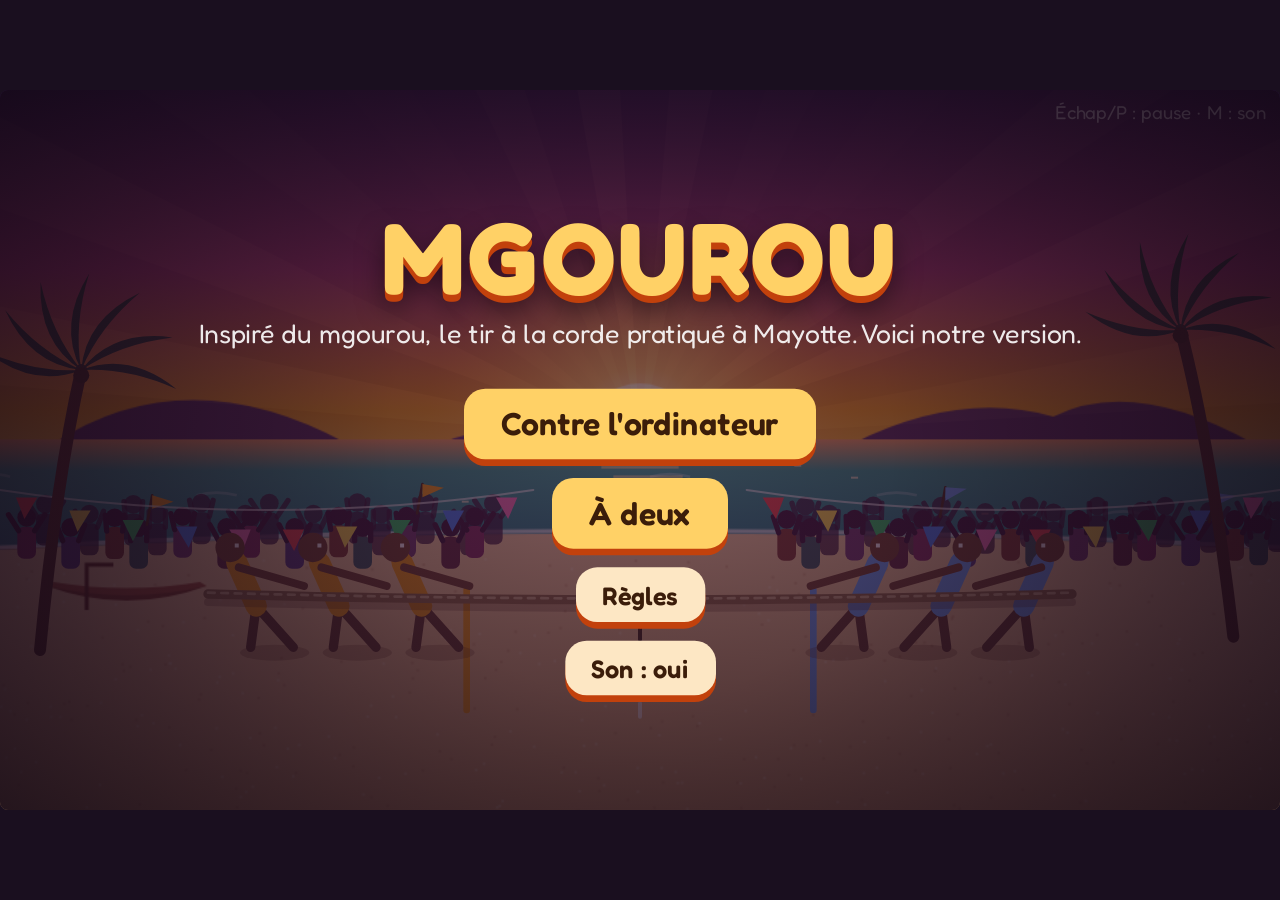
<file: jeux/games/mgourou/index.html>
<!DOCTYPE html>
<html lang="fr">
<head>
<meta charset="UTF-8">
<meta name="viewport" content="width=device-width, initial-scale=1, maximum-scale=1, user-scalable=no">
<title>Mgourou – Tir à la corde</title>
<link rel="preconnect" href="https://fonts.googleapis.com">
<link href="https://fonts.googleapis.com/css2?family=Fredoka:wght@400;600;700&display=swap" rel="stylesheet">
<style>
  html,body{margin:0;height:100%;background:#1a0f1f;overflow:hidden;font-family:'Fredoka',sans-serif;touch-action:none;user-select:none;-webkit-user-select:none}
  #stage{position:absolute;left:0;top:0;width:960px;height:540px;transform-origin:0 0;overflow:hidden;border-radius:6px}
  #cv{position:absolute;left:0;top:0;width:960px;height:540px;display:block}
  .ov{position:absolute;inset:0;display:none;flex-direction:column;align-items:center;justify-content:center;background:rgba(30,12,30,.72);color:#fff;text-align:center}
  .ov.on{display:flex}
  h1{font-size:76px;margin:0;color:#ffd166;text-shadow:0 5px 0 #c2410c,0 10px 20px rgba(0,0,0,.5);letter-spacing:2px}
  h2{font-size:42px;margin:0 0 12px;color:#ffd166;text-shadow:0 3px 0 #9a3412}
  p{margin:6px 0;font-size:19px;max-width:700px;line-height:1.35}
  .sub{font-size:20px;opacity:.9;margin-bottom:22px}
  button{font-family:inherit;font-size:24px;font-weight:600;color:#3b1d0a;background:#ffd166;border:none;border-radius:16px;padding:12px 28px;margin:7px;cursor:pointer;box-shadow:0 5px 0 #c2410c;transition:transform .08s}
  button:hover{transform:translateY(-2px)} button:active{transform:translateY(3px);box-shadow:0 2px 0 #c2410c}
  button.sec{background:#fde7c4;font-size:19px;padding:9px 20px}
  #levels{display:grid;grid-template-columns:repeat(3,220px);gap:14px;margin:8px 0 16px}
  .lv{margin:0;padding:12px;font-size:19px;display:flex;flex-direction:column;align-items:center;min-height:92px;justify-content:center}
  .lv small{font-size:14px;font-weight:400;opacity:.8}
  .lv .st{font-size:22px;color:#c2410c;letter-spacing:3px}
  .lv.lock{background:#6b5b6e;color:#cbbccc;box-shadow:0 5px 0 #3b2d3e;cursor:not-allowed}
  .rules{text-align:left;max-width:760px}
  .rules p{font-size:17px}
  #hint{position:absolute;right:10px;top:8px;color:#fff;font-size:14px;opacity:.75;pointer-events:none}
  /* Transitions douces entre les écrans */
  .ov{background:radial-gradient(ellipse at center,rgba(60,20,50,.62),rgba(20,8,22,.86))}
  .ov.on{animation:ovIn .3s ease-out}
  @keyframes ovIn{from{opacity:0;transform:scale(1.04)}to{opacity:1;transform:none}}
  .ov h2{animation:pop .45s cubic-bezier(.3,1.6,.5,1)}
  @keyframes pop{from{transform:scale(.5);opacity:0}to{transform:none;opacity:1}}
  .key{font-size:14px;font-weight:400;opacity:.75;display:block}
  /* Gros boutons tactiles (seulement sur écran tactile) */
  .tap{position:absolute;bottom:14px;width:300px;height:140px;border-radius:32px;display:none;align-items:center;justify-content:center;
       font-size:30px;font-weight:700;color:#fff;background:rgba(255,209,102,.28);border:4px solid rgba(255,230,160,.8);
       text-shadow:0 2px 4px rgba(0,0,0,.6);touch-action:none}
  .tap.press{background:rgba(255,209,102,.6);transform:scale(.96)}
  body.coarse .tap.on{display:flex}
  #tapL{left:20px} #tapR{right:20px}
  #tapL.solo{left:330px}
  #btnPause{position:absolute;left:50%;top:84px;transform:translateX(-50%);font-size:16px;padding:5px 16px;display:none;box-shadow:0 3px 0 #c2410c}
  #btnPause.on{display:block}
  #btnSkip{position:absolute;right:16px;bottom:16px;display:none;font-size:18px}
  #btnSkip.on{display:block}
  body.coarse #hint{display:none}
</style>
</head>
<body>
<div id="stage">
  <canvas id="cv"></canvas>
  <div id="hint">Échap/P : pause · M : son</div>
  <div class="tap" id="tapL">TIRE !</div>
  <div class="tap" id="tapR">J2 : TIRE !</div>
  <button class="sec" id="btnPause" onclick="pause()">❚❚ Pause</button>
  <button class="sec" id="btnSkip" onclick="finishTuto()">Passer le tutoriel ▶</button>

  <!-- Menu principal -->
  <div class="ov on" id="ovMenu">
    <h1>MGOUROU</h1>
    <div class="sub">Inspiré du mgourou, le tir à la corde pratiqué à Mayotte. Voici notre version.</div>
    <button onclick="showLevels()">Contre l'ordinateur</button>
    <button onclick="startDuo()">À deux</button>
    <button class="sec" onclick="showOv('ovRules')">Règles</button>
    <button class="sec" id="btnMute" onclick="toggleMute()">Son : oui</button>
  </div>

  <!-- Choix du niveau -->
  <div class="ov" id="ovLevels">
    <h2>Choisis ton adversaire</h2>
    <div id="levels"></div>
    <button class="sec" onclick="showOv('ovMenu')">Retour</button>
  </div>

  <!-- Règles -->
  <div class="ov" id="ovRules">
    <h2>Règles</h2>
    <div class="rules">
      <p>Inspiré du mgourou, le tir à la corde pratiqué à Mayotte. Voici notre version.</p>
      <p>• Tire au <b>bon rythme</b> : appuie quand le curseur passe sur la zone dorée. <b>Parfait !</b> tire fort, <b>Bien</b> tire moyennement, <b>Raté</b> presque rien.</p>
      <p>• Appuyer n'importe comment <b>fatigue ton équipe</b> (barre d'énergie). Une équipe fatiguée tire moins fort.</p>
      <p>• <b>« Tous ensemble ! »</b> : tape le plus vite possible, le rythme ne compte plus.</p>
      <p>• <b>« Ils poussent ! »</b> : l'adversaire force d'un coup. <b>Maintiens</b> ta touche appuyée pour résister.</p>
      <p>• Amène le drapeau du milieu jusqu'à <b>ta marque</b>. Le premier à 2 manches gagne.</p>
      <p>Touches : Joueur 1 = <b>A</b> (ou Espace en solo, ou moitié gauche de l'écran). Joueur 2 = <b>L</b> (ou moitié droite).</p>
    </div>
    <button class="sec" onclick="showOv('ovMenu')">Retour</button>
  </div>

  <!-- Pause -->
  <div class="ov" id="ovPause">
    <h2>Pause</h2>
    <button onclick="resume()">Reprendre</button>
    <button class="sec" onclick="restartMatch()">Recommencer</button>
    <button class="sec" onclick="goMenu()">Menu</button>
  </div>

  <!-- Fin de manche -->
  <div class="ov" id="ovRound">
    <h2 id="roundTitle">Manche gagnée !</h2>
    <p id="roundInfo"></p>
    <button onclick="nextRound()">Manche suivante ▶<span class="key">Espace / Entrée</span></button>
  </div>

  <!-- Fin de match -->
  <div class="ov" id="ovMatch">
    <h2 id="matchTitle">Victoire !</h2>
    <div id="matchStars" style="font-size:52px;color:#ffd166;letter-spacing:8px;margin:4px 0"></div>
    <p id="matchInfo"></p>
    <div>
      <button id="btnNext" onclick="startLevel(state.level+1)">Niveau suivant ▶</button>
      <button class="sec" onclick="restartMatch()">Rejouer</button>
      <button class="sec" onclick="goMenu()">Menu</button>
    </div>
  </div>
</div>

<script>
// =====================================================
//  MGOUROU – tir à la corde rythmique
//  Tout le jeu tient dans ce fichier.
// =====================================================

const W = 960, H = 540;            // taille virtuelle du canvas
const cv = document.getElementById('cv');
const ctx = cv.getContext('2d');
const stage = document.getElementById('stage');
let S = 1;                          // échelle d'affichage

// ---------- Mise à l'échelle (garde le format 960x540) ----------
function resize() {
  const dpr = window.devicePixelRatio || 1;
  S = Math.min(window.innerWidth / W, window.innerHeight / H);
  stage.style.transform = 'scale(' + S + ')';
  stage.style.left = ((window.innerWidth - W * S) / 2) + 'px';
  stage.style.top = ((window.innerHeight - H * S) / 2) + 'px';
  cv.width = Math.round(W * S * dpr);
  cv.height = Math.round(H * S * dpr);
  ctx.setTransform(S * dpr, 0, 0, S * dpr, 0, 0);
}
window.addEventListener('resize', resize);
resize();

// ---------- Niveaux (adversaires de plus en plus forts) ----------
// bpm = vitesse du rythme ; acc = précision de l'ordi ; force = puissance ; events = fréquence des événements
const LEVELS = [
  { name: 'Les Copains',      bpm: 80,  acc: 0.30, force: 0.62, color: '#60a5fa' },
  { name: 'Les Pêcheurs',     bpm: 88,  acc: 0.50, force: 0.80, color: '#34d399' },
  { name: 'Les Cousins',      bpm: 96,  acc: 0.60, force: 0.88, color: '#a78bfa' },
  { name: 'Le Quartier d\'en face', bpm: 104, acc: 0.70, force: 0.95, color: '#f472b6' },
  { name: 'Les Costauds',     bpm: 112, acc: 0.80, force: 1.03, color: '#f87171' },
  { name: 'Les Champions',    bpm: 120, acc: 0.88, force: 1.12, color: '#1f2937' }
];

// ---------- Sauvegarde ----------
const SAVE_KEY = 'mgourou-v1';
let save = { unlocked: 1, levels: {}, muted: false };
function loadSave() {
  try {
    const s = JSON.parse(localStorage.getItem(SAVE_KEY));
    if (s && typeof s === 'object') {
      save.unlocked = Math.max(1, s.unlocked | 0);
      save.levels = s.levels || {};
      save.muted = !!s.muted;
    }
  } catch (e) {}
}
function writeSave() { try { localStorage.setItem(SAVE_KEY, JSON.stringify(save)); } catch (e) {} }
loadSave();

// ---------- Sons (WebAudio, tout est synthétisé) ----------
let AC = null;
function audio() {
  if (!AC) { try { AC = new (window.AudioContext || window.webkitAudioContext)(); } catch (e) {} }
  if (AC && AC.state === 'suspended') AC.resume();
  return AC;
}
// Petit son : fréquence, durée, type d'onde, volume, glissement de fréquence
function tone(f, dur, type, vol, slide) {
  if (save.muted) return;
  const a = audio(); if (!a) return;
  const t = a.currentTime, o = a.createOscillator(), g = a.createGain();
  o.type = type || 'sine';
  o.frequency.setValueAtTime(f, t);
  if (slide) o.frequency.exponentialRampToValueAtTime(Math.max(30, f * slide), t + dur);
  g.gain.setValueAtTime(vol || 0.2, t);
  g.gain.exponentialRampToValueAtTime(0.0001, t + dur);
  o.connect(g); g.connect(a.destination); o.start(t); o.stop(t + dur + 0.02);
}
// Bruit filtré (foule, souffle)
function noise(dur, vol, freq) {
  if (save.muted) return;
  const a = audio(); if (!a) return;
  const n = Math.floor(a.sampleRate * dur), b = a.createBuffer(1, n, a.sampleRate), d = b.getChannelData(0);
  for (let i = 0; i < n; i++) d[i] = (Math.random() * 2 - 1) * Math.sin(Math.PI * i / n);
  const src = a.createBufferSource(), f = a.createBiquadFilter(), g = a.createGain();
  src.buffer = b; f.type = 'bandpass'; f.frequency.value = freq || 900; f.Q.value = 0.7;
  g.gain.value = vol || 0.2;
  src.connect(f); f.connect(g); g.connect(a.destination); src.start();
}
const SFX = {
  tick:    (strong) => tone(strong ? 1100 : 800, 0.05, 'square', 0.05),
  perfect: () => { tone(660, 0.12, 'triangle', 0.18); tone(990, 0.15, 'triangle', 0.12); tone(140, 0.18, 'sawtooth', 0.12, 0.6); },
  good:    () => { tone(520, 0.1, 'triangle', 0.15); tone(120, 0.15, 'sawtooth', 0.1, 0.6); },
  miss:    () => tone(180, 0.15, 'square', 0.08, 0.6),
  grunt:   () => tone(110 + Math.random() * 30, 0.2, 'sawtooth', 0.1, 0.7),
  crowd:   () => noise(0.9, 0.25, 700),
  event:   () => { tone(440, 0.12, 'square', 0.12); setTimeout(() => tone(660, 0.18, 'square', 0.12), 120); },
  win:     () => [523, 659, 784, 1047].forEach((f, i) => setTimeout(() => tone(f, 0.25, 'triangle', 0.18), i * 130)),
  lose:    () => [392, 330, 262, 196].forEach((f, i) => setTimeout(() => tone(f, 0.3, 'sine', 0.18), i * 160))
};
// ---------- Percussions synthétisées (rythme musical calé sur le tempo) ----------
let NBUF = null;
function noiseBuf(a) {
  if (!NBUF) {
    NBUF = a.createBuffer(1, Math.floor(a.sampleRate * 0.4), a.sampleRate);
    const d = NBUF.getChannelData(0);
    for (let i = 0; i < d.length; i++) d[i] = Math.random() * 2 - 1;
  }
  return NBUF;
}
// kind : 'kick' (grosse caisse), 'clap', 'hat' (charleston), 'tom'
function drum(kind, vol) {
  if (save.muted) return;
  const a = audio(); if (!a) return;
  const t = a.currentTime;
  vol = vol || 1;
  if (kind === 'kick' || kind === 'tom') {
    const o = a.createOscillator(), g = a.createGain();
    const f0 = kind === 'kick' ? 150 : 210, f1 = kind === 'kick' ? 45 : 120;
    o.frequency.setValueAtTime(f0, t); o.frequency.exponentialRampToValueAtTime(f1, t + 0.16);
    g.gain.setValueAtTime(0.38 * vol, t); g.gain.exponentialRampToValueAtTime(0.0001, t + 0.24);
    o.connect(g); g.connect(a.destination); o.start(t); o.stop(t + 0.26);
  } else {
    const src = a.createBufferSource(), f = a.createBiquadFilter(), g = a.createGain();
    src.buffer = noiseBuf(a);
    f.type = kind === 'hat' ? 'highpass' : 'bandpass';
    f.frequency.value = kind === 'hat' ? 7000 : 1400; f.Q.value = kind === 'hat' ? 0.5 : 0.9;
    const dur = kind === 'hat' ? 0.05 : 0.16;
    g.gain.setValueAtTime((kind === 'hat' ? 0.07 : 0.22) * vol, t); g.gain.exponentialRampToValueAtTime(0.0001, t + dur);
    src.connect(f); f.connect(g); g.connect(a.destination); src.start(t); src.stop(t + dur + 0.02);
  }
}
// Joue le rythme pour un demi-temps h (h pair = sur le temps, où il faut taper)
const BASS = [98, 98, 131, 110];   // petite ligne de basse (une note par mesure)
function playPattern(h) {
  const step = h % 8;                       // 8 demi-temps = 1 mesure de 4 temps
  const ens = state.event && state.event.type === 'ensemble';
  if (step === 0 || step === 4) { drum('kick'); tone(BASS[Math.floor(h / 8) % 4] * (step === 4 ? 1.5 : 1), 0.22, 'triangle', 0.09); }
  if (step === 2 || step === 6) { drum('clap'); drum('kick', 0.45); }
  if (step === 5) drum('kick', 0.6);
  if (step === 7) drum('tom', 0.8);
  if (h % 2 === 1 || ens) drum('hat', h % 2 ? 1 : 0.6);
}

function toggleMute() {
  save.muted = !save.muted; writeSave();
  document.getElementById('btnMute').textContent = 'Son : ' + (save.muted ? 'non' : 'oui');
}
document.getElementById('btnMute').textContent = 'Son : ' + (save.muted ? 'non' : 'oui');

// ---------- État du jeu ----------
const MARK = 130;     // distance (px) entre le centre et chaque marque de victoire
const CX = 480;       // centre du terrain
const GROUND = 418;   // hauteur des pieds

// Crée une équipe : side = -1 (gauche, tire vers la gauche) ou +1 (droite)
function makeTeam(side, color, isAI) {
  return {
    side, color, isAI,
    stamina: 1,          // énergie (0..1)
    lastBeatHit: -1,     // dernier temps sur lequel on a appuyé (anti-matraquage)
    holding: false,      // touche maintenue ?
    pullAnim: 0,         // animation d'effort
    feedback: null,      // { text, color, t }
    combo: 0,
    perfects: 0
  };
}

let state = {
  screen: 'menu',      // 'menu' | 'play' | 'pause' | 'round' | 'match'
  mode: 'ai',          // 'ai' | 'duo'
  level: 0,
  time: 0,             // temps de jeu de la manche (s)
  countdown: 0,        // compte à rebours avant la manche
  rope: 0,             // position du drapeau central (px, négatif = côté gauche)
  ropeV: 0,            // vitesse de la corde
  bpm: 80,
  beat: 0,             // temps musical écoulé (en battements)
  lastTick: -1,
  event: null,         // { type:'ensemble'|'surge', t, dur, target }
  nextEvent: 8,
  roundsL: 0, roundsR: 0, round: 1,
  teams: [makeTeam(-1, '#f59e0b', false), makeTeam(1, '#60a5fa', true)],
  particles: [],
  popups: [],
  shake: 0,
  crowdHype: 0,
  lastHalf: -1,        // dernier demi-temps joué par la batterie
  ropeWob: 0, ropeWobV: 0,   // vibration de la corde (petit ressort)
  flash: 0,            // flash lumineux (victoire de manche, combo)
  tuto: null           // tutoriel en cours : { step, hits, t } ou null
};
let ovTimer = null;    // délai d'affichage des écrans de fin (annulé si on relance)

// ---------- Tutoriel (une seule fois, mémorisé à part pour ne pas toucher à mgourou-v1) ----------
const TUTO_KEY = 'mgourou-tuto-v1';
function tutoDone() { try { return localStorage.getItem(TUTO_KEY) === '1'; } catch (e) { return true; } }
function finishTuto() {
  if (!state.tuto) return;
  try { localStorage.setItem(TUTO_KEY, '1'); } catch (e) {}
  state.tuto = null;
  document.getElementById('btnSkip').classList.remove('on');
  startRound();   // la vraie manche commence (nouveau compte à rebours)
  state.popups.push({ x: CX, y: 170, text: 'À toi de jouer !', color: '#ffd166', t: 1.6, big: true });
}

// ---------- Overlays DOM ----------
const OVS = ['ovMenu', 'ovLevels', 'ovRules', 'ovPause', 'ovRound', 'ovMatch'];
function showOv(id) {
  OVS.forEach(o => document.getElementById(o).classList.toggle('on', o === id));
  // Évite qu'un bouton resté « focus » soit déclenché par Espace pendant la partie
  if (!id && document.activeElement && document.activeElement.blur) document.activeElement.blur();
  updateControls();
}
// Affiche les boutons tactiles / pause seulement pendant la partie
function updateControls() {
  const playing = state.screen === 'play';
  const tl = document.getElementById('tapL'), tr = document.getElementById('tapR');
  tl.classList.toggle('on', playing);
  tl.classList.toggle('solo', state.mode !== 'duo');
  tl.textContent = state.mode === 'duo' ? 'J1 : TIRE !' : 'TIRE !';
  tr.classList.toggle('on', playing && state.mode === 'duo');
  document.getElementById('btnPause').classList.toggle('on', playing);
  document.getElementById('btnSkip').classList.toggle('on', playing && !!state.tuto);
}
if (window.matchMedia && window.matchMedia('(pointer: coarse)').matches) document.body.classList.add('coarse');

function showLevels() {
  const box = document.getElementById('levels');
  box.innerHTML = '';
  LEVELS.forEach((L, i) => {
    const b = document.createElement('button');
    const locked = i >= save.unlocked;
    const st = (save.levels[i] && save.levels[i].stars) || 0;
    b.className = 'lv' + (locked ? ' lock' : '');
    b.innerHTML = locked
      ? '🔒<br>Niveau ' + (i + 1)
      : 'Niveau ' + (i + 1) + '<small>' + L.name + '</small><span class="st">' + '★'.repeat(st) + '☆'.repeat(3 - st) + '</span>';
    if (!locked) b.onclick = () => startLevel(i);
    box.appendChild(b);
  });
  showOv('ovLevels');
}

// ---------- Démarrage ----------
function startLevel(i) {
  if (i >= LEVELS.length) { goMenu(); return; }
  if (i >= save.unlocked) i = save.unlocked - 1;
  audio();
  state.mode = 'ai';
  state.level = i;
  state.bpm = LEVELS[i].bpm;
  state.teams = [makeTeam(-1, '#f59e0b', false), makeTeam(1, LEVELS[i].color, true)];
  state.roundsL = state.roundsR = 0; state.round = 1;
  // Premier lancement : petit tutoriel interactif avant la vraie manche
  state.tuto = tutoDone() ? null : { step: 0, hits: 0, t: 0 };
  startRound();
}
function startDuo() {
  audio();
  state.tuto = null;
  state.mode = 'duo';
  state.bpm = 92;
  state.teams = [makeTeam(-1, '#f59e0b', false), makeTeam(1, '#60a5fa', false)];
  state.roundsL = state.roundsR = 0; state.round = 1;
  startRound();
}
function startRound() {
  clearTimeout(ovTimer); ovTimer = null;
  state.rope = 0; state.ropeV = 0; state.time = 0; state.beat = 0; state.lastTick = -1; state.lastHalf = -1;
  state.ropeWob = 0; state.ropeWobV = 0; state.flash = 0; state.shake = 0;
  // Niveau 1 : le premier événement arrive un peu plus tard
  state.countdown = 3; state.event = null; state.nextEvent = (state.mode === 'ai' && state.level === 0 ? 10 : 7) + Math.random() * 4;
  state.teams.forEach(t => { t.stamina = 1; t.lastBeatHit = -1; t.feedback = null; t.combo = 0; t.holding = false; t.pullAnim = 0; t.hitFx = 0; });
  for (const k in activePointers) delete activePointers[k];
  state.particles = []; state.popups = [];
  state.screen = 'play';
  showOv(null);
}
function restartMatch() { state.mode === 'duo' ? startDuo() : startLevel(state.level); }
function nextRound() { if (state.screen !== 'round') return; state.round++; startRound(); }
function resume() { if (state.screen === 'pause') { state.screen = 'play'; showOv(null); } }
function pause() {
  if (state.screen === 'play') {
    state.screen = 'pause';
    state.teams.forEach(t => t.holding = false);
    showOv('ovPause');
  }
}
function goMenu() { clearTimeout(ovTimer); ovTimer = null; state.tuto = null; state.screen = 'menu'; state.particles = []; state.popups = []; showOv('ovMenu'); }

// ---------- Appui d'un joueur ----------
// idx = 0 (gauche) ou 1 (droite)
function press(idx) {
  if (state.screen !== 'play' || state.countdown > 0) return;
  const t = state.teams[idx];
  if (t.isAI) return;
  t.pullAnim = 1;

  // Pendant « Tous ensemble ! » : chaque appui tire, peu importe le rythme
  if (state.event && state.event.type === 'ensemble') {
    pull(t, 9 * (0.5 + t.stamina * 0.5));
    t.stamina = Math.max(0, t.stamina - 0.006);
    spawnDust(t, 2);
    if (Math.random() < 0.3) SFX.grunt();
    return;
  }

  // Distance au battement le plus proche (en secondes)
  const nearest = Math.round(state.beat);
  const diff = Math.abs(state.beat - nearest) * 60 / state.bpm;

  // Déjà appuyé sur ce battement ? => matraquage : fatigue
  if (t.lastBeatHit === nearest) {
    t.stamina = Math.max(0, t.stamina - 0.07);
    setFeedback(t, 'Trop vite !', '#fca5a5');
    pull(t, 2);
    t.combo = 0;
    return;
  }
  t.lastBeatHit = nearest;
  judge(t, diff);
}

// Évalue un appui selon l'écart au rythme
function judge(t, diff) {
  const tired = 0.45 + 0.55 * t.stamina;    // une équipe fatiguée tire moins
  if (!t.isAI && state.tuto && diff < 0.14) state.tuto.hits++;
  if (diff < 0.07) {
    t.combo++; t.perfects++;
    pull(t, 34 * tired * (1 + Math.min(t.combo, 8) * 0.04));
    t.stamina = Math.min(1, t.stamina + 0.02);
    setFeedback(t, 'Parfait !', '#fde047');
    spawnDust(t, 8); state.shake = Math.max(state.shake, 4);
    if (!t.isAI) { SFX.perfect(); t.hitFx = 1; t.hitCol = '#fde047'; comboCheer(t); }
  } else if (diff < 0.14) {
    // « Bien » ne casse plus le combo (plus encourageant), mais ne l'augmente pas
    pull(t, 20 * tired);
    setFeedback(t, 'Bien', '#86efac');
    spawnDust(t, 4);
    if (!t.isAI) { SFX.good(); t.hitFx = 1; t.hitCol = '#86efac'; }
  } else {
    t.combo = 0;
    pull(t, 4 * tired);
    t.stamina = Math.max(0, t.stamina - 0.05);
    setFeedback(t, 'Raté', '#fca5a5');
    if (!t.isAI) SFX.miss();
  }
}

// Encouragements quand le combo de « Parfait » grandit
const CHEERS = ['Super !', 'En rythme !', 'Génial !', 'Incroyable !', 'Imbattable !'];
function comboCheer(t) {
  if (t.combo < 4 || t.combo % 4 !== 0) return;
  const word = CHEERS[Math.min(CHEERS.length - 1, t.combo / 4 - 1)];
  state.popups.push({ x: CX + t.side * 250, y: 205, text: word + ' x' + t.combo, color: '#fb923c', t: 1.2, big: true });
  state.flash = Math.max(state.flash, 0.35);
  tone(1320, 0.18, 'triangle', 0.1); setTimeout(() => tone(1760, 0.2, 'triangle', 0.08), 90);
  for (let i = 0; i < 18; i++) state.particles.push({ x: CX + t.side * 250, y: 200, vx: (Math.random() - 0.5) * 300, vy: -100 - Math.random() * 200, t: 1, r: 3, col: ['#fde047', '#fb923c', '#fff'][i % 3] });
}

// Ajoute une impulsion à la corde dans la direction de l'équipe
function pull(t, amount) {
  state.ropeV += t.side * amount;
  state.ropeWobV += amount * 3 * (Math.random() < 0.5 ? -1 : 1);   // la corde vibre à chaque coup
  t.pullAnim = 1;
}
function setFeedback(t, text, color) {
  t.feedback = { text, color, t: 0.6 };
  state.popups.push({ x: CX + t.side * 300, y: 150, text, color, t: 0.8 });
}

// ---------- Ordinateur ----------
function aiBeat(t) {
  const L = LEVELS[state.level];
  // Le jeu est plus doux au niveau 1 et quand l'ordi gagne déjà
  const r = Math.random();
  let diff;
  if (r < L.acc * 0.6) diff = 0.03;
  else if (r < L.acc) diff = 0.1;
  else diff = 0.2;
  t.lastBeatHit = Math.round(state.beat);
  // Pas d'effet visuel « Parfait » au-dessus de l'ordi, juste la force
  const before = state.ropeV;
  judge(t, diff);
  state.ropeV = before + (state.ropeV - before) * L.force;
  t.feedback = null; state.popups.pop();
  t.stamina = Math.min(1, t.stamina + 0.01);
}

// ---------- Événements spéciaux ----------
function startEvent() {
  const solo = state.mode === 'ai';
  const type = (solo && Math.random() < 0.5) ? 'surge' : 'ensemble';
  state.event = { type, t: 0, dur: type === 'surge' ? 2.6 : 3 };
  SFX.event();
  state.popups.push({ x: CX, y: 110, text: type === 'surge' ? 'Ils poussent ! MAINTIENS !' : 'Tous ensemble !', color: '#fff', t: 1.6, big: true });
}

// ---------- Boucle de mise à jour (60 Hz) ----------
function tick(dt) {
  // Particules et popups vivent même hors partie
  updateFx(dt);
  if (state.screen !== 'play') return;

  if (state.countdown > 0) {
    const before = Math.ceil(state.countdown);
    state.countdown -= dt;
    if (Math.ceil(state.countdown) !== before) {
      if (state.countdown > 0) tone(500, 0.12, 'square', 0.12); else { tone(900, 0.3, 'square', 0.15); SFX.crowd(); }
    }
    return;
  }

  state.time += dt;
  state.beat += dt * state.bpm / 60;

  // Batterie : un motif rythmé joué à chaque demi-temps (remplace le simple tic)
  const h = Math.floor(state.beat * 2);
  if (h !== state.lastHalf) { state.lastHalf = h; playPattern(h); }

  // À chaque battement
  const b = Math.floor(state.beat);
  if (b !== state.lastTick) {
    state.lastTick = b;
    // L'ordinateur tire sur le temps (pas pendant « Tous ensemble », ni pendant le tutoriel)
    if (!state.tuto) state.teams.forEach(t => { if (t.isAI && !(state.event && state.event.type === 'ensemble')) aiBeat(t); });
  }

  // Tutoriel : étape 0 = réussir 4 appuis en rythme, étape 1 = explications, puis vraie manche
  if (state.tuto) {
    const tu = state.tuto;
    tu.t += dt;
    if (tu.step === 0 && tu.hits >= 4) { tu.step = 1; tu.t = 0; SFX.win(); }
    else if (tu.step === 1 && tu.t > 5) { finishTuto(); return; }
    state.rope = Math.max(-MARK * 0.6, Math.min(MARK * 0.6, state.rope));
  }

  // Ordinateur pendant « Tous ensemble ! » : il tape vite lui aussi
  if (state.event && state.event.type === 'ensemble') {
    state.teams.forEach(t => {
      if (t.isAI && Math.random() < dt * (5 + state.level * 1.3)) pull(t, 9 * LEVELS[state.level].force);
    });
  }

  // Gestion des événements
  if (state.event) {
    const e = state.event;
    e.t += dt;
    if (e.type === 'surge') {
      // L'adversaire force ; maintenir la touche réduit fortement l'effet
      const me = state.teams[0];
      const push = (40 + state.level * 8) * dt * (me.holding ? 0.15 : 1);
      state.ropeV += 60 * push * 0.02 + push;   // vers la droite
      if (me.holding) me.stamina = Math.max(0, me.stamina - 0.12 * dt);
      if (me.holding) { me.pullAnim = 1; if (Math.random() < dt * 8) spawnDust(me, 1); }
    }
    if (e.t >= e.dur) { state.event = null; state.nextEvent = state.time + 9 + Math.random() * 6; }
  } else if (state.time >= state.nextEvent && !state.tuto) {
    startEvent();
  }

  // Récupération d'énergie
  state.teams.forEach(t => {
    t.stamina = Math.min(1, t.stamina + 0.06 * dt);
    t.pullAnim = Math.max(0, t.pullAnim - dt * 3);
    t.hitFx = Math.max(0, (t.hitFx || 0) - dt * 3);
    if (t.feedback) { t.feedback.t -= dt; if (t.feedback.t <= 0) t.feedback = null; }
  });

  // Physique de la corde : vitesse + frottement
  state.ropeV *= Math.pow(0.04, dt);
  state.rope += state.ropeV * dt;
  state.crowdHype = Math.min(1, Math.abs(state.rope) / MARK);
  // Vibration de la corde : ressort amorti (plus raide quand la corde est tendue)
  const k = 260 + Math.min(1, Math.abs(state.ropeV) / 120) * 400;
  state.ropeWobV += (-k * state.ropeWob - 7 * state.ropeWobV) * dt;
  state.ropeWob += state.ropeWobV * dt;
  state.ropeWob = Math.max(-14, Math.min(14, state.ropeWob));

  // Victoire de manche ? (impossible pendant le tutoriel)
  if (state.tuto) return;
  if (state.rope <= -MARK) endRound(0);
  else if (state.rope >= MARK) endRound(1);
}

function updateFx(dt) {
  if (state.screen === 'pause') return;   // tout est figé pendant la pause
  state.flash = Math.max(0, state.flash - dt * 1.5);
  state.particles.forEach(p => { p.t -= dt; p.x += p.vx * dt; p.y += p.vy * dt; p.vy += (p.g !== undefined ? p.g : 400) * dt; if (p.spin !== undefined) p.spin += dt * 8; });
  state.particles = state.particles.filter(p => p.t > 0);
  state.popups.forEach(p => { p.t -= dt; p.y -= 30 * dt; });
  state.popups = state.popups.filter(p => p.t > 0);
  state.shake = Math.max(0, state.shake - dt * 20);
}

// Poussière/sable sous les pieds d'une équipe
function spawnDust(t, n) {
  for (let i = 0; i < n; i++) {
    const fx = CX + state.rope + t.side * (120 + Math.random() * 200);
    state.particles.push({ x: fx, y: GROUND, vx: t.side * (40 + Math.random() * 80), vy: -60 - Math.random() * 120, t: 0.6 + Math.random() * 0.4, r: 2 + Math.random() * 3 });
  }
}

// ---------- Fin de manche / match ----------
function endRound(winner) {
  if (winner === 0) state.roundsL++; else state.roundsR++;
  SFX.crowd();
  const isAI = state.mode === 'ai';
  const youWin = winner === 0;
  for (let i = 0; i < 30; i++) state.particles.push({ x: CX + state.rope, y: 250, vx: (Math.random() - 0.5) * 400, vy: -200 - Math.random() * 200, t: 1.2, r: 3, col: ['#fde047', '#f472b6', '#60a5fa', '#34d399'][i % 4] });
  state.flash = 0.6; state.shake = 8;
  state.teams.forEach(t => t.holding = false);
  state.screen = 'round'; updateControls();

  if (state.roundsL >= 2 || state.roundsR >= 2) { endMatch(); return; }
  state.screen = 'round';
  let title;
  if (isAI) title = youWin ? 'Manche gagnée !' : 'Manche perdue…';
  else title = (youWin ? 'Joueur 1' : 'Joueur 2') + ' gagne la manche !';
  (isAI ? (youWin ? SFX.win : SFX.lose) : SFX.win)();
  document.getElementById('roundTitle').textContent = title;
  document.getElementById('roundInfo').textContent = 'Score : ' + state.roundsL + ' – ' + state.roundsR + ' (premier à 2 manches)';
  clearTimeout(ovTimer);
  ovTimer = setTimeout(() => { if (state.screen === 'round') showOv('ovRound'); }, 600);
}

// Pluie de confettis pour fêter une victoire
function confetti(n) {
  const cols = ['#fde047', '#f472b6', '#60a5fa', '#34d399', '#fb923c', '#fff'];
  for (let i = 0; i < n; i++) state.particles.push({ x: Math.random() * W, y: -10 - Math.random() * 200, vx: (Math.random() - 0.5) * 80, vy: 40 + Math.random() * 80, g: 30, t: 3 + Math.random() * 2, r: 4, col: cols[i % cols.length], spin: Math.random() * 6, conf: true });
}

function endMatch() {
  state.screen = 'match';
  updateControls();
  if (state.mode === 'duo' || state.roundsL > state.roundsR) confetti(140);
  const youWin = state.roundsL > state.roundsR;
  const btnNext = document.getElementById('btnNext');
  let stars = 0;
  if (state.mode === 'ai') {
    if (youWin) {
      // Étoiles : 3 = 2-0 avec beaucoup de Parfait, 2 = 2-0, 1 = 2-1
      stars = state.roundsR === 0 ? 2 : 1;
      if (state.roundsR === 0 && state.teams[0].perfects >= 25) stars = 3;
      const old = (save.levels[state.level] && save.levels[state.level].stars) || 0;
      save.levels[state.level] = { stars: Math.max(old, stars) };
      save.unlocked = Math.max(save.unlocked, Math.min(LEVELS.length, state.level + 2));
      writeSave();
      SFX.win();
    } else SFX.lose();
    document.getElementById('matchTitle').textContent = youWin ? 'Victoire !' : 'Défaite…';
    document.getElementById('matchStars').textContent = youWin ? '★'.repeat(stars) + '☆'.repeat(3 - stars) : '';
    document.getElementById('matchInfo').textContent = 'Contre ' + LEVELS[state.level].name + ' : ' + state.roundsL + ' – ' + state.roundsR + ' · « Parfait ! » : ' + state.teams[0].perfects;
    btnNext.style.display = (youWin && state.level < LEVELS.length - 1) ? '' : 'none';
  } else {
    SFX.win();
    document.getElementById('matchTitle').textContent = (youWin ? 'Joueur 1' : 'Joueur 2') + ' gagne le match !';
    document.getElementById('matchStars').textContent = '';
    document.getElementById('matchInfo').textContent = 'Score : ' + state.roundsL + ' – ' + state.roundsR;
    btnNext.style.display = 'none';
  }
  clearTimeout(ovTimer);
  ovTimer = setTimeout(() => { if (state.screen === 'match') showOv('ovMatch'); }, 700);
}

// ---------- Entrées clavier ----------
window.addEventListener('keydown', e => {
  const k = e.key.toLowerCase();
  if (k === 'escape' || k === 'p') { state.screen === 'play' ? pause() : resume(); return; }
  if (k === 'm') { toggleMute(); return; }
  if (e.repeat) { if (k === ' ') e.preventDefault(); return; }
  // Fin de manche / de match : Espace ou Entrée pour continuer (une fois l'écran affiché)
  if (k === ' ' || k === 'enter') {
    if (state.screen === 'round' && document.getElementById('ovRound').classList.contains('on')) { e.preventDefault(); nextRound(); return; }
    if (state.screen === 'match' && document.getElementById('ovMatch').classList.contains('on')) {
      e.preventDefault();
      if (document.getElementById('btnNext').style.display !== 'none') startLevel(state.level + 1); else restartMatch();
      return;
    }
    if (k === 'enter' && state.screen === 'play' && state.tuto) { finishTuto(); return; }
  }
  if (k === 'a' || (k === ' ' && state.mode === 'ai')) { state.teams[0].holding = true; press(0); e.preventDefault(); }
  if (k === 'l' && state.mode === 'duo') { state.teams[1].holding = true; press(1); }
  if (k === ' ') e.preventDefault();
});
window.addEventListener('keyup', e => {
  const k = e.key.toLowerCase();
  if (k === 'a' || k === ' ') state.teams[0].holding = false;
  if (k === 'l') state.teams[1].holding = false;
});

// ---------- Entrées tactiles / souris (moitié gauche / droite) ----------
const activePointers = {};
cv.addEventListener('pointerdown', e => {
  e.preventDefault();
  const r = cv.getBoundingClientRect();
  const x = (e.clientX - r.left) / r.width * W;
  let idx = 0;
  if (state.mode === 'duo' && x > W / 2) idx = 1;
  activePointers[e.pointerId] = idx;
  state.teams[idx].holding = true;
  press(idx);
});
function releasePointer(e) {
  const idx = activePointers[e.pointerId];
  if (idx === undefined) return;
  delete activePointers[e.pointerId];
  if (!Object.values(activePointers).includes(idx)) state.teams[idx].holding = false;
}
cv.addEventListener('pointerup', releasePointer);
cv.addEventListener('pointercancel', releasePointer);
// Gros boutons tactiles : même logique que l'écran (appui = tirer, maintien = résister)
[['tapL', 0], ['tapR', 1]].forEach(([id, idx]) => {
  const el = document.getElementById(id);
  el.addEventListener('pointerdown', e => {
    e.preventDefault();
    if (el.setPointerCapture) try { el.setPointerCapture(e.pointerId); } catch (er) {}
    el.classList.add('press');
    activePointers[e.pointerId] = idx;
    state.teams[idx].holding = true;
    press(idx);
  });
  ['pointerup', 'pointercancel'].forEach(ev => el.addEventListener(ev, e => { el.classList.remove('press'); releasePointer(e); }));
});
// Pas de menu contextuel ni de zoom (appui long, double-tape, pincement sur iOS)
document.addEventListener('contextmenu', e => e.preventDefault());
document.addEventListener('gesturestart', e => e.preventDefault());
document.addEventListener('dblclick', e => e.preventDefault());
document.addEventListener('visibilitychange', () => { if (document.hidden) pause(); });

// =====================================================
//  DESSIN
// =====================================================
let animT = 0; // horloge visuelle

// Décor fixe (ciel, lagon, îlots) dessiné une fois puis réutilisé
const bg = document.createElement('canvas');
bg.width = W; bg.height = H;
(function drawBackground() {
  const g = bg.getContext('2d');
  // Ciel de coucher de soleil
  let gr = g.createLinearGradient(0, 0, 0, 300);
  gr.addColorStop(0, '#3b1f5c'); gr.addColorStop(0.45, '#c2417a'); gr.addColorStop(0.8, '#f59e0b'); gr.addColorStop(1, '#fcd34d');
  g.fillStyle = gr; g.fillRect(0, 0, W, 300);
  // Soleil
  gr = g.createRadialGradient(480, 255, 10, 480, 255, 160);
  gr.addColorStop(0, 'rgba(255,240,180,1)'); gr.addColorStop(0.25, 'rgba(255,200,90,.9)'); gr.addColorStop(1, 'rgba(255,160,60,0)');
  g.fillStyle = gr; g.fillRect(300, 100, 360, 220);
  g.fillStyle = '#fff3c4'; g.beginPath(); g.arc(480, 262, 42, Math.PI, 0); g.fill();
  // Îlots lointains
  g.fillStyle = '#4a2a55';
  g.beginPath(); g.moveTo(40, 265); g.quadraticCurveTo(140, 200, 260, 265); g.fill();
  g.beginPath(); g.moveTo(640, 265); g.quadraticCurveTo(720, 225, 790, 245); g.quadraticCurveTo(850, 215, 940, 265); g.fill();
  g.fillStyle = '#5e3466';
  g.beginPath(); g.moveTo(330, 265); g.quadraticCurveTo(380, 245, 420, 265); g.fill();
  // Lagon
  gr = g.createLinearGradient(0, 262, 0, 340);
  gr.addColorStop(0, '#f6a35c'); gr.addColorStop(0.3, '#2a9d8f'); gr.addColorStop(1, '#1b7f86');
  g.fillStyle = gr; g.fillRect(0, 262, W, 80);
  // Reflet du soleil
  g.fillStyle = 'rgba(255,230,160,.55)';
  for (let i = 0; i < 9; i++) { const w = 70 - i * 6; g.fillRect(480 - w / 2 + (i % 2) * 6, 268 + i * 7, w, 2); }
  // Sable
  gr = g.createLinearGradient(0, 330, 0, H);
  gr.addColorStop(0, '#f3d19c'); gr.addColorStop(1, '#d9a96a');
  g.fillStyle = gr;
  g.beginPath(); g.moveTo(0, 345); g.quadraticCurveTo(480, 320, W, 345); g.lineTo(W, H); g.lineTo(0, H); g.fill();
  // Écume
  g.strokeStyle = 'rgba(255,255,255,.7)'; g.lineWidth = 3;
  g.beginPath(); g.moveTo(0, 343); g.quadraticCurveTo(480, 318, W, 343); g.stroke();
  // Grains de sable
  for (let i = 0; i < 400; i++) { g.fillStyle = Math.random() < 0.5 ? 'rgba(160,110,60,.25)' : 'rgba(255,240,210,.35)'; g.fillRect(Math.random() * W, 350 + Math.random() * 190, 2, 2); }
  // Pirogue sur le sable (à gauche)
  g.save(); g.translate(95, 372);
  g.fillStyle = '#7c3f1d'; g.beginPath(); g.moveTo(-60, 0); g.quadraticCurveTo(0, 22, 60, 0); g.quadraticCurveTo(0, 8, -60, 0); g.fill();
  g.fillStyle = '#a0522d'; g.beginPath(); g.moveTo(-60, 0); g.quadraticCurveTo(0, 14, 60, 0); g.lineTo(55, -3); g.quadraticCurveTo(0, 6, -55, -3); g.fill();
  g.strokeStyle = '#5b2c12'; g.lineWidth = 3; g.beginPath(); g.moveTo(-30, -2); g.lineTo(-30, -16); g.lineTo(-10, -16); g.moveTo(-30, -16); g.lineTo(-30, 18); g.stroke();
  g.restore();
})();

// Palmier qui se balance
function palm(x, y, h, lean) {
  const sway = Math.sin(animT * 1.2 + x) * 4;
  ctx.strokeStyle = '#4a2c17'; ctx.lineWidth = 9; ctx.lineCap = 'round';
  ctx.beginPath(); ctx.moveTo(x, y); ctx.quadraticCurveTo(x + lean * 0.4, y - h * 0.6, x + lean + sway, y - h); ctx.stroke();
  const tx = x + lean + sway, ty = y - h;
  ctx.fillStyle = '#1f3d2b';
  for (let i = 0; i < 7; i++) {
    const a = -Math.PI + i * (Math.PI / 6) + Math.sin(animT * 1.5 + i) * 0.06;
    ctx.save(); ctx.translate(tx, ty); ctx.rotate(a);
    ctx.beginPath(); ctx.moveTo(0, 0); ctx.quadraticCurveTo(35, -16, 72, 10); ctx.quadraticCurveTo(35, -4, 0, 0); ctx.fill();
    ctx.restore();
  }
  ctx.fillStyle = '#3b2a12'; ctx.beginPath(); ctx.arc(tx, ty + 4, 6, 0, 7); ctx.fill();
}

// Foule en silhouettes qui saute selon l'ambiance
function crowd() {
  const playing = state.screen === 'play' && state.countdown <= 0;
  const hype = state.screen === 'play' ? 0.35 + state.crowdHype * 0.65 : (state.screen === 'round' || state.screen === 'match') ? 1 : 0.25;
  // Pendant la partie, la foule saute et tape des mains SUR LE TEMPS (aide à sentir le rythme)
  const frac = playing ? state.beat - Math.floor(state.beat) : (animT * 1.5) % 1;
  const beatPulse = Math.pow(1 - frac, 3);
  const shirts = ['#7c2d5a', '#4c3a7a', '#7a3b2a', '#2f5a5a', '#6b3a6b', '#5a2a3a'];
  for (let row = 1; row >= 0; row--) {
    for (let i = 0; i < 34; i++) {
      const x = 20 + i * 28 + (i % 3) * 5 + row * 14;
      if (x > 380 && x < 580) continue; // laisse voir le soleil au centre
      const own = Math.max(0, Math.sin(animT * (5 + (i % 4)) + i * 1.7));   // chacun son petit rythme
      const jump = (playing ? beatPulse * 0.7 + own * 0.3 : own) * 10 * hype;
      const y = 352 - jump + (i % 2) * 6 - row * 10;
      ctx.globalAlpha = row ? 0.75 : 1;
      // corps (tee-shirt coloré mais assombri par le contre-jour)
      ctx.fillStyle = row ? '#2a1330' : shirts[(i * 7) % shirts.length];
      ctx.beginPath(); ctx.roundRect ? ctx.roundRect(x - 7, y - 23, 14, 24, 5) : ctx.rect(x - 7, y - 23, 14, 24); ctx.fill();
      ctx.fillStyle = '#2c1530';
      ctx.beginPath(); ctx.arc(x, y - 30, 7, 0, 7); ctx.fill();
      // bras : levés en rythme, mains qui se rejoignent sur le temps
      ctx.strokeStyle = '#2c1530'; ctx.lineWidth = 4; ctx.lineCap = 'round';
      const up = 30 + 8 * hype;
      const spread = playing ? 4 + (1 - beatPulse) * 8 : 10 + Math.sin(animT * 6 + i) * 4;
      ctx.beginPath(); ctx.moveTo(x - 6, y - 20); ctx.lineTo(x - spread, y - up); ctx.moveTo(x + 6, y - 20); ctx.lineTo(x + spread, y - up); ctx.stroke();
      // petit drapeau agité par certains supporters
      if (row === 0 && i % 7 === 3) {
        ctx.strokeStyle = '#3b2a12'; ctx.lineWidth = 2;
        ctx.beginPath(); ctx.moveTo(x + spread, y - up); ctx.lineTo(x + spread + 4, y - up - 22); ctx.stroke();
        ctx.fillStyle = i < 17 ? state.teams[0].color : state.teams[1].color;
        const wv = Math.sin(animT * 9 + i) * 3;
        ctx.beginPath(); ctx.moveTo(x + spread + 4, y - up - 22); ctx.lineTo(x + spread + 20, y - up - 18 + wv); ctx.lineTo(x + spread + 4, y - up - 12); ctx.fill();
      }
    }
  }
  ctx.globalAlpha = 1;
  // Fanions
  ctx.strokeStyle = 'rgba(255,255,255,.6)'; ctx.lineWidth = 1.5;
  ctx.beginPath(); ctx.moveTo(0, 300); ctx.quadraticCurveTo(200, 330, 400, 300); ctx.moveTo(560, 300); ctx.quadraticCurveTo(760, 330, 960, 300); ctx.stroke();
  const cols = ['#ef4444', '#fde047', '#22c55e', '#3b82f6', '#f472b6'];
  for (let i = 0; i < 20; i++) {
    const seg = i < 10 ? 0 : 560, u = (i % 10 + 0.5) / 10;
    const fx = seg + u * 400, fy = 300 + 4 * u * (1 - u) * 30 * 0.5 * 2;
    ctx.fillStyle = cols[i % 5];
    ctx.beginPath(); ctx.moveTo(fx - 8, fy); ctx.lineTo(fx + 8, fy); ctx.lineTo(fx + Math.sin(animT * 3 + i) * 2, fy + 16); ctx.fill();
  }
}

// Un personnage qui tire : x = position des pieds, side = sens de traction
function puller(x, side, color, lean, effort, tired, idx) {
  const y = GROUND;
  const bob = Math.sin(animT * 14 + idx) * effort * 2;
  const a = side * (0.35 + lean * 0.35 + effort * 0.12);   // inclinaison du corps
  ctx.save(); ctx.translate(x, y);
  // ombre
  ctx.fillStyle = 'rgba(80,40,10,.25)'; ctx.beginPath(); ctx.ellipse(0, 4, 26, 6, 0, 0, 7); ctx.fill();
  // jambes (une en avant, une en arrière)
  ctx.strokeStyle = '#5b3a24'; ctx.lineWidth = 7; ctx.lineCap = 'round';
  const hipX = Math.sin(a) * 34, hipY = -Math.cos(a) * 34 + bob;
  ctx.beginPath(); ctx.moveTo(-side * 14, 0); ctx.lineTo(hipX, hipY); ctx.lineTo(side * 18, 0); ctx.stroke();
  // corps
  const nx = hipX + Math.sin(a) * 36, ny = hipY - Math.cos(a) * 36;
  ctx.strokeStyle = color; ctx.lineWidth = 16;
  ctx.beginPath(); ctx.moveTo(hipX, hipY); ctx.lineTo(nx, ny); ctx.stroke();
  // tête
  ctx.fillStyle = '#6b4226';
  ctx.beginPath(); ctx.arc(nx + Math.sin(a) * 12, ny - Math.cos(a) * 12, 11, 0, 7); ctx.fill();
  // visage crispé
  ctx.fillStyle = '#fff';
  const hx = nx + Math.sin(a) * 12, hy = ny - Math.cos(a) * 12;
  ctx.fillRect(hx - side * 5 - 1.5, hy - 3, 3, effort > 0.3 ? 1.5 : 3);
  // sueur si fatigué
  if (tired > 0.4) {
    ctx.fillStyle = 'rgba(160,220,255,.9)';
    const s = (animT * 2 + idx) % 1;
    ctx.beginPath(); ctx.arc(hx + side * 10, hy - 6 + s * 16, 2.5, 0, 7); ctx.fill();
  }
  // bras tendus vers la corde (vers le centre = -side)
  ctx.strokeStyle = '#6b4226'; ctx.lineWidth = 6;
  const shX = nx - Math.sin(a) * 4, shY = ny + 4;
  ctx.beginPath(); ctx.moveTo(shX, shY); ctx.lineTo(-side * 22, -46); ctx.stroke();
  ctx.restore();
  return { hx: x - side * 22, hy: y - 46 };
}

// Barre de rythme pour une équipe
function rhythmBar(t, x, y, w, label) {
  ctx.save();
  ctx.fillStyle = 'rgba(30,12,30,.65)';
  roundRect(x - 10, y - 30, w + 20, 76, 14); ctx.fill();
  ctx.fillStyle = '#fff'; ctx.font = '600 16px Fredoka'; ctx.textAlign = 'left';
  ctx.fillText(label, x, y - 12);
  // énergie
  ctx.fillStyle = 'rgba(255,255,255,.2)'; roundRect(x + w - 130, y - 24, 130, 12, 6); ctx.fill();
  ctx.fillStyle = t.stamina > 0.5 ? '#4ade80' : t.stamina > 0.25 ? '#facc15' : '#ef4444';
  roundRect(x + w - 130, y - 24, 130 * t.stamina, 12, 6); ctx.fill();
  ctx.fillStyle = '#fff'; ctx.font = '13px Fredoka'; ctx.textAlign = 'right'; ctx.fillText('énergie', x + w - 136, y - 13);

  // piste
  ctx.fillStyle = 'rgba(255,255,255,.15)'; roundRect(x, y, w, 30, 10); ctx.fill();
  const ens = state.event && state.event.type === 'ensemble';
  const surge = state.event && state.event.type === 'surge';
  if (ens) {
    ctx.fillStyle = `rgba(253,224,71,${0.5 + 0.4 * Math.sin(animT * 20)})`; roundRect(x, y, w, 30, 10); ctx.fill();
    ctx.fillStyle = '#3b1d0a'; ctx.font = '700 18px Fredoka'; ctx.textAlign = 'center'; ctx.fillText('TAPE VITE !', x + w / 2, y + 21);
  } else if (surge && t === state.teams[0]) {
    ctx.fillStyle = t.holding ? '#4ade80' : `rgba(239,68,68,${0.6 + 0.4 * Math.sin(animT * 20)})`; roundRect(x, y, w, 30, 10); ctx.fill();
    ctx.fillStyle = '#fff'; ctx.font = '700 18px Fredoka'; ctx.textAlign = 'center'; ctx.fillText(t.holding ? 'TIENS BON !' : 'MAINTIENS !', x + w / 2, y + 21);
  } else {
    // zone cible au centre, battements qui arrivent de la droite vers la cible
    const tx = x + 40;
    const px = (w - 50) / 3; // pixels par battement
    const frac = state.beat - Math.floor(state.beat);
    // Fenêtres de jugement à la bonne taille : « Bien » (vert) puis « Parfait » (doré)
    const pxPerSec = px * state.bpm / 60;
    ctx.fillStyle = 'rgba(134,239,172,.28)'; ctx.fillRect(tx - 0.14 * pxPerSec, y + 2, 0.28 * pxPerSec, 26);
    ctx.fillStyle = 'rgba(253,224,71,.55)'; ctx.fillRect(tx - 0.07 * pxPerSec, y + 2, 0.14 * pxPerSec, 26);
    // Cible : un anneau qui « bat » sur chaque temps
    const pulse = state.countdown > 0 ? 0 : Math.pow(1 - frac, 4);
    ctx.strokeStyle = '#fde047'; ctx.lineWidth = 3;
    ctx.beginPath(); ctx.arc(tx, y + 15, 14 + pulse * 5, 0, 7); ctx.stroke();
    ctx.fillStyle = '#fde047'; ctx.fillRect(tx - 1.5, y - 4, 3, 38);
    // Anneau de réussite qui s'agrandit après un bon appui
    if (t.hitFx > 0) {
      ctx.globalAlpha = t.hitFx; ctx.strokeStyle = t.hitCol || '#fde047'; ctx.lineWidth = 4;
      ctx.beginPath(); ctx.arc(tx, y + 15, 14 + (1 - t.hitFx) * 26, 0, 7); ctx.stroke(); ctx.globalAlpha = 1;
    }
    // Les boules (une par temps) glissent vers la cible ; elles grossissent en approchant
    for (let i = 0; i < 4; i++) {
      const bx = tx + (i + 1 - frac) * px - px;
      if (bx < x + 4 || bx > x + w - 6) continue;
      const d = Math.abs(bx - tx);
      const near = d < 0.07 * pxPerSec;
      const r = 8 + Math.max(0, 1 - d / px) * 4;
      ctx.fillStyle = near ? '#fff' : '#fb923c';
      ctx.shadowColor = near ? '#fde047' : 'transparent'; ctx.shadowBlur = near ? 14 : 0;
      ctx.beginPath(); ctx.arc(bx, y + 15, r, 0, 7); ctx.fill();
      ctx.shadowBlur = 0;
    }
    // Indication « TAPE ! » au moment exact
    if (pulse > 0.5 && !t.isAI) {
      ctx.globalAlpha = (pulse - 0.5) * 2; ctx.fillStyle = '#fff'; ctx.font = '700 13px Fredoka'; ctx.textAlign = 'center';
      ctx.fillText('TAPE !', tx, y + 46); ctx.globalAlpha = 1;
    }
  }
  // feedback
  if (t.feedback) {
    ctx.globalAlpha = Math.min(1, t.feedback.t * 3);
    ctx.fillStyle = t.feedback.color; ctx.font = '700 18px Fredoka'; ctx.textAlign = 'right';
    ctx.fillText(t.feedback.text + (t.combo > 2 ? '  x' + t.combo : ''), x + w, y + 46 + 0);
  }
  ctx.restore();
}

function roundRect(x, y, w, h, r) {
  r = Math.min(r, h / 2, Math.abs(w) / 2 || 0.01);
  ctx.beginPath(); ctx.moveTo(x + r, y); ctx.arcTo(x + w, y, x + w, y + h, r); ctx.arcTo(x + w, y + h, x, y + h, r);
  ctx.arcTo(x, y + h, x, y, r); ctx.arcTo(x, y, x + w, y, r); ctx.closePath();
}

function render() {
  ctx.save();
  if (state.shake > 0) ctx.translate((Math.random() - 0.5) * state.shake, (Math.random() - 0.5) * state.shake);
  ctx.drawImage(bg, 0, 0, W, H);

  // Rayons de soleil qui tournent très lentement (lumière chaude)
  ctx.save();
  ctx.globalCompositeOperation = 'lighter';
  ctx.translate(480, 262);
  for (let i = 0; i < 12; i++) {
    const a = Math.PI + (i + 0.5) * Math.PI / 12 + Math.sin(animT * 0.2) * 0.05;
    ctx.fillStyle = 'rgba(255,200,120,' + (0.035 + 0.025 * Math.sin(animT * 0.8 + i * 1.3)) + ')';
    ctx.beginPath(); ctx.moveTo(0, 0); ctx.arc(0, 0, 560, a - 0.06, a + 0.06); ctx.closePath(); ctx.fill();
  }
  ctx.restore();

  // Reflets scintillants sur l'eau
  for (let i = 0; i < 14; i++) {
    const sx = 480 + Math.sin(i * 12.9) * 260, sy = 272 + (i % 7) * 9;
    const a = Math.max(0, Math.sin(animT * 3 + i * 2.1));
    ctx.fillStyle = 'rgba(255,240,200,' + (a * 0.8) + ')';
    ctx.fillRect(sx - 3 * a, sy, 6 * a, 1.5);
  }

  // vaguelettes sur le lagon
  ctx.strokeStyle = 'rgba(255,255,255,.25)'; ctx.lineWidth = 2;
  for (let i = 0; i < 6; i++) {
    const wx = (i * 170 + animT * 20) % (W + 100) - 50, wy = 290 + (i % 3) * 14;
    ctx.beginPath(); ctx.moveTo(wx, wy); ctx.quadraticCurveTo(wx + 15, wy - 4, wx + 30, wy); ctx.stroke();
  }
  crowd();
  palm(30, 420, 210, 30);
  palm(925, 410, 230, -40);

  // Ligne centrale et marques de victoire tracées dans le sable
  ctx.strokeStyle = 'rgba(255,255,255,.75)'; ctx.lineWidth = 3; ctx.setLineDash([10, 8]);
  ctx.beginPath(); ctx.moveTo(CX, 370); ctx.lineTo(CX, 470); ctx.stroke();
  ctx.setLineDash([]);
  [[-1, state.teams[0].color], [1, state.teams[1].color]].forEach(([s, c]) => {
    ctx.strokeStyle = c; ctx.lineWidth = 5;
    ctx.beginPath(); ctx.moveTo(CX + s * MARK, 375); ctx.lineTo(CX + s * MARK, 465); ctx.stroke();
  });

  // Personnages : 3 par équipe, toute l'équipe glisse avec la corde
  const off = state.rope;
  const tension = Math.min(1, Math.abs(state.ropeV) / 120);
  const hands = [[], []];
  state.teams.forEach((t, ti) => {
    const lean = t.side * off / MARK > 0 ? 0.5 : 0.2;   // plus penché quand on gagne du terrain
    for (let i = 2; i >= 0; i--) {
      const fx = CX + off + t.side * (150 + i * 62);
      const p = puller(fx, t.side, t.color, lean, Math.max(t.pullAnim, tension * 0.5), 1 - t.stamina, i + ti * 3);
      hands[ti].push(p);
    }
  });

  // Corde avec un léger affaissement (moins quand elle est tendue)
  const lH = hands[0][2], rH = hands[1][2];      // mains les plus proches du centre (i=0 est dessiné en dernier)
  const farL = { hx: CX + off - 150 - 2 * 62 - 50, hy: GROUND - 40 }, farR = { hx: CX + off + 150 + 2 * 62 + 50, hy: GROUND - 40 };
  const sag = 16 - tension * 12 + Math.sin(animT * 3) * 1.5;
  // Point de la corde à la position u (0..1) : courbe + vibration (ressort state.ropeWob)
  const cxp = CX + off, cyp = GROUND - 46 + sag;
  function ropePt(u) {
    const v = 1 - u;
    const x = v * v * farL.hx + 2 * u * v * cxp + u * u * farR.hx;
    const y = v * v * farL.hy + 2 * u * v * cyp + u * u * farR.hy;
    return [x, y + Math.sin(Math.PI * u) * state.ropeWob + Math.sin(2 * Math.PI * u) * state.ropeWob * 0.3];
  }
  function ropePath(dy) {
    ctx.beginPath();
    for (let k = 0; k <= 24; k++) { const [x, y] = ropePt(k / 24); k ? ctx.lineTo(x, y + dy) : ctx.moveTo(x, y + dy); }
  }
  ctx.lineCap = 'round'; ctx.lineJoin = 'round';
  ctx.strokeStyle = 'rgba(60,30,10,.25)'; ctx.lineWidth = 6; ropePath(6); ctx.stroke();   // ombre
  ctx.strokeStyle = '#8b6b3e'; ctx.lineWidth = 7; ropePath(0); ctx.stroke();
  // Torsades de la corde qui défilent quand elle bouge
  ctx.strokeStyle = 'rgba(255,230,180,.55)'; ctx.lineWidth = 2; ctx.setLineDash([5, 5]); ctx.lineDashOffset = -off;
  ropePath(-1); ctx.stroke(); ctx.setLineDash([]); ctx.lineDashOffset = 0;

  // Drapeau au milieu de la corde
  const mid = ropePt(0.5);
  const fx = mid[0], fy = mid[1];
  ctx.strokeStyle = '#3b2a12'; ctx.lineWidth = 3;
  ctx.beginPath(); ctx.moveTo(fx, fy); ctx.lineTo(fx, fy + 30); ctx.stroke();
  ctx.fillStyle = '#ef4444';
  ctx.beginPath(); ctx.moveTo(fx, fy + 4); ctx.lineTo(fx + 18 + Math.sin(animT * 8) * 3, fy + 12); ctx.lineTo(fx, fy + 22); ctx.fill();

  // Particules
  state.particles.forEach(p => {
    ctx.globalAlpha = Math.min(1, p.t * 2);
    ctx.fillStyle = p.col || '#e8c07d';
    if (p.conf) {
      // confetti : petit rectangle qui tourne
      ctx.save(); ctx.translate(p.x + Math.sin(p.spin) * 6, p.y); ctx.rotate(p.spin);
      ctx.fillRect(-4, -2.5 * Math.abs(Math.cos(p.spin)) - 0.5, 8, 5 * Math.abs(Math.cos(p.spin)) + 1); ctx.restore();
    } else { ctx.beginPath(); ctx.arc(p.x, p.y, p.r, 0, 7); ctx.fill(); }
  });
  ctx.globalAlpha = 1;
  ctx.restore();

  // Vignette (bords assombris) + flash lumineux
  ctx.drawImage(vignette, 0, 0, W, H);
  if (state.flash > 0) { ctx.fillStyle = 'rgba(255,235,180,' + state.flash * 0.35 + ')'; ctx.fillRect(0, 0, W, H); }

  // ----- Interface -----
  if (state.screen === 'play' || state.screen === 'pause' || state.screen === 'round' || state.screen === 'match') {
    const duo = state.mode === 'duo';
    const nameR = duo ? 'Joueur 2 (L)' : LEVELS[state.level].name;
    rhythmBar(state.teams[0], 30, 50, 330, duo ? 'Joueur 1 (A)' : 'Toi (Espace / A)');
    if (duo) rhythmBar(state.teams[1], 590, 50, 330, nameR);
    else {
      // Panneau adversaire
      ctx.fillStyle = 'rgba(30,12,30,.65)'; roundRect(640, 20, 290, 50, 14); ctx.fill();
      ctx.fillStyle = '#fff'; ctx.font = '600 17px Fredoka'; ctx.textAlign = 'left'; ctx.fillText(nameR, 655, 50);
      ctx.fillStyle = 'rgba(255,255,255,.2)'; roundRect(800, 38, 115, 12, 6); ctx.fill();
      ctx.fillStyle = '#93c5fd'; roundRect(800, 38, 115 * state.teams[1].stamina, 12, 6); ctx.fill();
    }
    // Score des manches
    ctx.fillStyle = 'rgba(30,12,30,.7)'; roundRect(CX - 70, 14, 140, 44, 14); ctx.fill();
    ctx.fillStyle = '#fff'; ctx.font = '700 26px Fredoka'; ctx.textAlign = 'center';
    ctx.fillText(state.roundsL + ' – ' + state.roundsR, CX, 45);
    ctx.font = '13px Fredoka'; ctx.fillText('Manche ' + state.round, CX, 74);

    // Zones tactiles (indication discrète)
    if (state.screen === 'play') {
      ctx.fillStyle = 'rgba(255,255,255,.5)'; ctx.font = '600 15px Fredoka';
      if (document.body.classList.contains('coarse')) { /* gros boutons visibles : pas besoin de texte */ }
      else if (duo) { ctx.textAlign = 'left'; ctx.fillText('◀ tape ici (J1)', 16, 528); ctx.textAlign = 'right'; ctx.fillText('tape ici (J2) ▶', 944, 528); }
      else { ctx.textAlign = 'center'; ctx.fillText('Tape en rythme (Espace, A ou écran)', CX, 528); }
    }
    // Compte à rebours
    if (state.countdown > 0 && state.screen === 'play') {
      const n = Math.ceil(state.countdown);
      const f = state.countdown - Math.floor(state.countdown);
      ctx.fillStyle = '#ffd166'; ctx.strokeStyle = '#9a3412'; ctx.lineWidth = 8;
      ctx.font = `700 ${90 + f * 40}px Fredoka`; ctx.textAlign = 'center';
      ctx.strokeText(n, CX, 240); ctx.fillText(n, CX, 240);
    }
  }

  // Popups (Parfait!, événements)
  state.popups.forEach(p => {
    ctx.globalAlpha = Math.min(1, p.t * 2);
    ctx.font = `700 ${p.big ? 38 : 28}px Fredoka`; ctx.textAlign = 'center';
    ctx.strokeStyle = 'rgba(40,10,30,.8)'; ctx.lineWidth = 6;
    // petit effet « pop » à l'apparition
    const sc = 1 + Math.max(0, p.t - (p.big ? 1.4 : 0.6)) * 2;
    ctx.save(); ctx.translate(p.x, p.y); ctx.scale(sc, sc);
    ctx.strokeText(p.text, 0, 0); ctx.fillStyle = p.color; ctx.fillText(p.text, 0, 0);
    ctx.restore();
  });
  ctx.globalAlpha = 1;

  // Tutoriel : panneau d'explication + flèche vers la cible
  if (state.tuto && state.screen === 'play') drawTuto();
}

function drawTuto() {
  const tu = state.tuto;
  const lines = tu.step === 0
    ? ['Tutoriel : appuie (Espace, A ou bouton TIRE)', 'quand une boule orange touche la cible dorée.', 'Réussis 4 appuis en rythme : ' + Math.min(tu.hits, 4) + ' / 4']
    : ['Bravo ! Taper n’importe comment fatigue ton équipe.', '« Tous ensemble ! » : tape le plus vite possible.', '« Ils poussent ! » : MAINTIENS ta touche appuyée.'];
  ctx.save();
  ctx.fillStyle = 'rgba(30,12,30,.85)'; ctx.strokeStyle = '#ffd166'; ctx.lineWidth = 3;
  roundRect(250, 150, 460, 108, 18); ctx.fill(); ctx.stroke();
  ctx.fillStyle = '#fff'; ctx.textAlign = 'center'; ctx.font = '600 18px Fredoka';
  lines.forEach((l, i) => { ctx.fillStyle = i === 2 && tu.step === 0 ? '#ffd166' : '#fff'; ctx.fillText(l, CX, 180 + i * 28); });
  if (tu.step === 0 && state.countdown <= 0) {
    // flèche animée qui pointe vers la cible du rythme
    const bob = Math.sin(animT * 8) * 5;
    ctx.fillStyle = '#ffd166'; ctx.beginPath();
    ctx.moveTo(70, 112 + bob); ctx.lineTo(84, 132 + bob); ctx.lineTo(56, 132 + bob); ctx.fill();
    ctx.fillRect(66, 132 + bob, 8, 18);
  }
  ctx.restore();
}

// Vignette précalculée (assombrit doucement les bords de l'écran)
const vignette = document.createElement('canvas');
vignette.width = W; vignette.height = H;
(function () {
  const g = vignette.getContext('2d');
  const gr = g.createRadialGradient(W / 2, H / 2, H * 0.35, W / 2, H / 2, W * 0.62);
  gr.addColorStop(0, 'rgba(0,0,0,0)'); gr.addColorStop(1, 'rgba(20,5,25,.45)');
  g.fillStyle = gr; g.fillRect(0, 0, W, H);
})();

// ---------- Boucle principale à pas fixe (60 Hz) ----------
const STEP = 1 / 60;
let acc = 0, last = performance.now();
function frame(now) {
  let d = (now - last) / 1000; last = now;
  if (d > 0.25) d = 0.25;           // évite un grand saut après un onglet en arrière-plan
  acc += d; animT += d;
  while (acc >= STEP) { tick(STEP); acc -= STEP; }
  render();
  requestAnimationFrame(frame);
}
requestAnimationFrame(frame);
</script>
</body>
</html>
</file>
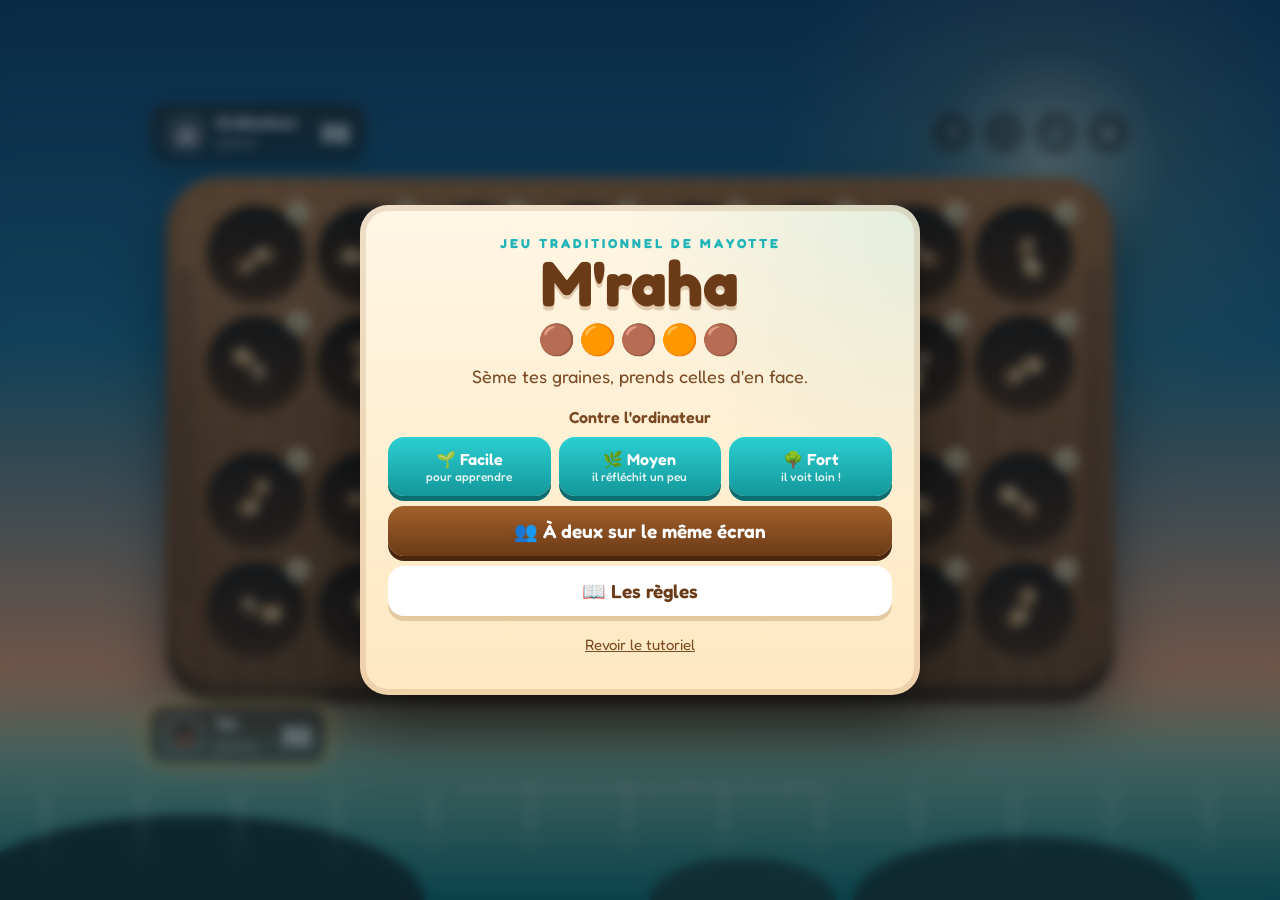
<file: jeux/games/mraha/index.html>
<!DOCTYPE html>
<html lang="fr">
<head>
<meta charset="UTF-8">
<meta name="viewport" content="width=device-width, initial-scale=1.0, maximum-scale=1.0, user-scalable=no, viewport-fit=cover">
<title>M'raha — le jeu de graines de Mayotte</title>
<link rel="preconnect" href="https://fonts.googleapis.com">
<link rel="preconnect" href="https://fonts.gstatic.com" crossorigin>
<link href="https://fonts.googleapis.com/css2?family=Fredoka:wght@400;500;600;700&display=swap" rel="stylesheet">
<style>
  :root {
    --wood-1: #8a4f22;
    --wood-2: #6b3a17;
    --wood-3: #4a260d;
    --gold: #ffcf6b;
    --lagoon: #1fb5b8;
    --ink: #2a1607;
    --me: #4cd97b;
    --ai: #ff8a5c;
    /* curseur « main » dessiné en SVG (aucun fichier externe) */
    --hand: url("data:image/svg+xml,%3Csvg xmlns='http://www.w3.org/2000/svg' width='32' height='32' viewBox='0 0 32 32'%3E%3Cpath d='M11 15V5a2 2 0 0 1 4 0v8V3a2 2 0 0 1 4 0v10V5a2 2 0 0 1 4 0v9-5a2 2 0 0 1 4 0v11c0 6-4 10-9 10h-1c-4 0-6-2-8-5l-5-7a2 2 0 0 1 3-3z' fill='%23ffe0b8' stroke='%235a2f11' stroke-width='1.6' stroke-linejoin='round'/%3E%3C/svg%3E") 14 4, pointer;
  }
  * { box-sizing: border-box; -webkit-tap-highlight-color: transparent; }
  html, body {
    margin: 0; height: 100%; overflow: hidden; overscroll-behavior: none;
    font-family: "Fredoka", system-ui, sans-serif; color: #fff;
    user-select: none; -webkit-user-select: none; -webkit-touch-callout: none; touch-action: none;
    background:
      radial-gradient(ellipse at 50% 120%, rgba(255,170,80,.45), transparent 55%),
      radial-gradient(circle at 82% 18%, rgba(255,240,200,.55), rgba(255,200,120,.15) 9%, transparent 22%),
      linear-gradient(180deg, #0d3b66 0%, #1a6c8f 38%, #ff9f68 78%, #ffcf8a 100%);
    background-color: #1a6c8f;
  }
  /* silhouette du lagon et des îlots */
  body::before {
    content: ""; position: fixed; left: 0; right: 0; bottom: 0; height: 26vh; z-index: 0;
    background:
      radial-gradient(ellipse 30% 60% at 15% 100%, #13302f 60%, transparent 61%),
      radial-gradient(ellipse 22% 45% at 80% 100%, #163a37 60%, transparent 61%),
      radial-gradient(ellipse 12% 30% at 58% 100%, #1b4440 60%, transparent 61%),
      linear-gradient(180deg, rgba(31,181,184,.0), rgba(31,181,184,.55) 40%, #0e6f74);
    pointer-events: none;
  }
  /* reflets qui scintillent sur le lagon */
  body::after {
    content: ""; position: fixed; left: 0; right: 0; bottom: 4vh; height: 10vh; z-index: 0; pointer-events: none;
    background: repeating-linear-gradient(90deg, transparent 0 38px, rgba(255,255,255,.22) 38px 52px, transparent 52px 97px);
    -webkit-mask: linear-gradient(180deg, transparent, #000 40%, transparent);
            mask: linear-gradient(180deg, transparent, #000 40%, transparent);
    animation: shimmer 6s linear infinite; opacity: .6;
  }
  @keyframes shimmer { to { background-position: 97px 0; } }
  .app { position: relative; z-index: 1; height: 100%; display: flex; flex-direction: column; align-items: center; justify-content: center; gap: 1.6vh; padding: 10px; }

  /* ---------- bandeau du haut ---------- */
  .top { width: min(980px, 100%); display: flex; align-items: center; justify-content: space-between; gap: 10px; }
  .player {
    display: flex; align-items: center; gap: 10px; padding: 8px 14px; border-radius: 18px;
    background: linear-gradient(180deg, rgba(40,20,6,.55), rgba(20,10,2,.4)); border: 2px solid rgba(255,255,255,.08); backdrop-filter: blur(6px);
    box-shadow: 0 6px 18px rgba(0,0,0,.25);
    transition: border-color .25s, box-shadow .25s, transform .25s;
  }
  .player.turn { border-color: var(--gold); box-shadow: 0 0 24px rgba(255,207,107,.55); transform: scale(1.04); }
  .player .av { width: 40px; height: 40px; border-radius: 12px; display: grid; place-items: center; font-size: 22px; background: rgba(255,255,255,.15); }
  .player.turn .av { animation: bob 1.2s ease-in-out infinite; }
  .player b { display: block; font-size: 16px; line-height: 1.1; }
  .player span { font-size: 13px; opacity: .85; }
  .player .score { font-size: 26px; font-weight: 700; margin-left: 6px; min-width: 36px; text-align: right; transition: transform .2s, color .2s; }
  .player .score.bump { transform: scale(1.35); color: var(--gold); }
  .icons { display: flex; gap: 8px; }
  .ib { width: 44px; height: 44px; border-radius: 50%; border: 1px solid rgba(255,255,255,.35); background: rgba(20,10,2,.4); color: #fff; font-size: 18px; cursor: pointer; font-family: inherit; transition: transform .1s, background .2s; }
  .ib:hover { background: rgba(60,30,8,.6); }
  .ib:active { transform: scale(.92); }
  .ib.off { opacity: .5; }
  @keyframes bob { 50% { transform: translateY(-3px) rotate(-4deg); } }

  /* ---------- plateau en bois sculpté ---------- */
  .board-wrap { position: relative; width: min(980px, 100%); }
  .board {
    --hole: min(9.6vw, 12.6vh, 98px);
    position: relative; margin: 0 auto; width: fit-content;
    padding: calc(var(--hole) * .3) calc(var(--hole) * .42);
    border-radius: calc(var(--hole) * .55);
    background:
      radial-gradient(ellipse 60% 40% at 30% 20%, rgba(255,220,170,.16), transparent 70%),
      repeating-radial-gradient(ellipse 140% 30% at 40% 130%, rgba(0,0,0,0) 0 9px, rgba(60,25,5,.10) 9px 11px, rgba(255,215,160,.05) 11px 16px),
      repeating-linear-gradient(91deg, rgba(0,0,0,.0) 0 18px, rgba(0,0,0,.06) 18px 20px, rgba(255,255,255,.03) 20px 34px),
      linear-gradient(180deg, #a8662f, var(--wood-1) 40%, var(--wood-2));
    box-shadow:
      inset 0 3px 0 rgba(255,220,170,.35), inset 0 -6px 0 rgba(0,0,0,.35),
      inset 0 0 0 calc(var(--hole) * .07) rgba(70,30,8,.25),
      0 6px 0 var(--wood-3), 0 12px 0 #351a07, 0 30px 55px rgba(0,0,0,.5);
  }
  /* motifs sculptés aux deux extrémités du plateau */
  .board::before, .board::after {
    content: ""; position: absolute; top: 18%; bottom: 18%; width: calc(var(--hole) * .16); border-radius: 99px;
    background:
      repeating-linear-gradient(180deg, rgba(40,15,2,.55) 0 4px, rgba(255,215,160,.18) 4px 6px, transparent 6px 12px);
    box-shadow: inset 0 0 4px rgba(0,0,0,.5);
  }
  .board::before { left: calc(var(--hole) * .13); }
  .board::after { right: calc(var(--hole) * .13); }
  .rows { display: grid; grid-template-columns: repeat(8, var(--hole)); gap: calc(var(--hole) * .12); }
  .divider { grid-column: 1 / -1; height: calc(var(--hole) * .16); position: relative; }
  .divider::before { content: ""; position: absolute; left: 4%; right: 4%; top: 50%; height: 3px; transform: translateY(-50%); border-radius: 3px; background: linear-gradient(90deg, transparent, rgba(0,0,0,.4), transparent); box-shadow: 0 1px 0 rgba(255,220,170,.18); }
  .hole {
    position: relative; width: var(--hole); height: var(--hole); border-radius: 50%;
    background: radial-gradient(circle at 50% 38%, #2b1405 0%, #3d1e09 55%, #5a2f11 80%, #6e3a17 100%);
    box-shadow: inset 0 calc(var(--hole) * .1) calc(var(--hole) * .14) rgba(0,0,0,.7), 0 2px 0 rgba(255,220,170,.22), 0 -1px 0 rgba(0,0,0,.25);
    transition: box-shadow .2s, transform .15s;
  }
  .hole.mine.playable { cursor: var(--hand); }
  .hole.mine.playable::after {
    content: ""; position: absolute; inset: -4px; border-radius: 50%; border: 2px solid rgba(255,207,107,.55);
    animation: glow 1.8s ease-in-out infinite; pointer-events: none;
  }
  @media (hover: hover) { .hole.mine.playable:hover { transform: translateY(-3px); } }
  .hole.flash { box-shadow: inset 0 calc(var(--hole) * .1) calc(var(--hole) * .14) rgba(0,0,0,.7), 0 0 0 3px var(--gold), 0 0 22px rgba(255,207,107,.8); }
  .hole.captured { box-shadow: inset 0 calc(var(--hole) * .1) calc(var(--hole) * .14) rgba(0,0,0,.7), 0 0 0 3px #ff5a5f, 0 0 26px rgba(255,90,95,.9); animation: wobble .35s ease-in-out 2; }
  .hole.last { box-shadow: inset 0 calc(var(--hole) * .1) calc(var(--hole) * .14) rgba(0,0,0,.7), 0 0 0 2px rgba(255,255,255,.45); }
  /* aperçu au survol : où tombera la dernière graine / prise possible */
  .hole.pv-last { box-shadow: inset 0 calc(var(--hole) * .1) calc(var(--hole) * .14) rgba(0,0,0,.7), 0 0 0 3px #7ff0c0, 0 0 18px rgba(127,240,192,.75); }
  .hole.pv-last::before { content: "🎯"; position: absolute; left: 50%; top: -14px; transform: translateX(-50%); font-size: 16px; z-index: 4; filter: drop-shadow(0 1px 2px rgba(0,0,0,.6)); }
  .hole.pv-cap { box-shadow: inset 0 calc(var(--hole) * .1) calc(var(--hole) * .14) rgba(0,0,0,.7), 0 0 0 3px #ff7a5c, 0 0 18px rgba(255,122,92,.75); }
  .hole.pv-cap::before { content: "✋"; position: absolute; left: 50%; top: -14px; transform: translateX(-50%); font-size: 16px; z-index: 4; filter: drop-shadow(0 1px 2px rgba(0,0,0,.6)); }
  .count {
    position: absolute; right: -4px; top: -4px; z-index: 3; min-width: 22px; height: 22px; padding: 0 5px; border-radius: 11px;
    display: grid; place-items: center; font-size: 13px; font-weight: 700; color: var(--ink); background: #ffe6b3;
    box-shadow: 0 2px 4px rgba(0,0,0,.4); transition: transform .15s;
  }
  .count.zero { opacity: .35; }
  .count.pop { transform: scale(1.3); }
  .seed {
    position: absolute; width: 24%; height: 18%; border-radius: 50%;
    background: radial-gradient(circle at 35% 30%, #fff3d6 0%, var(--c, #d9a066) 35%, color-mix(in srgb, var(--c, #d9a066) 55%, #000) 100%);
    background-color: var(--c, #d9a066);
    box-shadow: 0 1px 2px rgba(0,0,0,.6);
    pointer-events: none;
  }
  .seed.drop { animation: drop .22s ease-out; }
  @keyframes glow { 50% { opacity: .25; transform: scale(1.04); } }
  @keyframes drop { from { transform: translateY(-60%) scale(1.25); } }
  @keyframes wobble { 25% { transform: rotate(-6deg); } 75% { transform: rotate(6deg); } }

  /* calque des graines volantes, textes flottants et confettis */
  #fx { position: fixed; inset: 0; z-index: 6; pointer-events: none; overflow: hidden; }
  #fx .seed { width: 22px; height: 16px; left: 0; top: 0; will-change: transform; }
  .float { position: absolute; left: 0; top: 0; font-weight: 700; font-size: 24px; color: var(--gold); text-shadow: 0 2px 0 #6b3a17, 0 4px 10px rgba(0,0,0,.5); white-space: nowrap; }
  .confetti { position: absolute; width: 10px; height: 14px; border-radius: 3px; }

  .status { min-height: 32px; font-size: clamp(16px, 2.4vh, 22px); font-weight: 600; text-shadow: 0 2px 8px rgba(0,0,0,.45); text-align: center; }
  .status .big { color: var(--gold); }
  .status.pop { animation: pop .35s ease-out; }
  @keyframes pop { 40% { transform: scale(1.15); } }
  .bottom-hint { font-size: 13px; opacity: .85; text-align: center; text-shadow: 0 1px 4px rgba(0,0,0,.5); min-height: 18px; }

  /* ---------- bulle du tutoriel ---------- */
  #coach {
    position: fixed; left: 50%; bottom: 14px; z-index: 8; width: min(520px, calc(100% - 24px));
    transform: translate(-50%, 140%); transition: transform .35s cubic-bezier(.2,1.4,.4,1);
    color: var(--ink); background: linear-gradient(180deg, #fff6e4, #ffe3b5); border-radius: 20px; padding: 14px 16px 12px;
    box-shadow: 0 14px 40px rgba(0,0,0,.45), inset 0 0 0 4px rgba(138,79,34,.18);
    display: flex; gap: 12px; align-items: flex-start;
  }
  #coach.show { transform: translate(-50%, 0); }
  #coach .who { font-size: 34px; line-height: 1; }
  #coach p { margin: 0 0 8px; line-height: 1.4; font-size: 16px; }
  #coach .row { display: flex; gap: 8px; justify-content: flex-end; }
  #coach button { font-family: inherit; font-size: 15px; font-weight: 600; border: 0; border-radius: 12px; padding: 8px 14px; cursor: pointer; }
  #coach .go { color: #fff; background: linear-gradient(180deg, #2ccfd2, #13979a); box-shadow: 0 3px 0 #0c6d70; }
  #coach .skip { background: transparent; color: #7a4a22; text-decoration: underline; }

  /* ---------- écrans ---------- */
  .overlay {
    position: fixed; inset: 0; z-index: 10; display: flex; align-items: center; justify-content: center; padding: 20px;
    background: rgba(10, 30, 45, .55); backdrop-filter: blur(6px);
    opacity: 0; visibility: hidden; pointer-events: none; transition: opacity .25s, visibility .25s;
  }
  .overlay.show { opacity: 1; visibility: visible; pointer-events: auto; }
  .overlay .card { transform: translateY(18px) scale(.96); transition: transform .3s cubic-bezier(.2,1.3,.4,1); }
  .overlay.show .card { transform: none; }
  .card {
    width: min(560px, 100%); max-height: 100%; overflow: auto; text-align: center; padding: 30px 28px;
    border-radius: 28px; color: var(--ink); touch-action: pan-y;
    background:
      radial-gradient(circle at 100% 0, rgba(31,181,184,.12), transparent 40%),
      linear-gradient(180deg, #fff6e4, #ffe8c2);
    box-shadow: 0 30px 70px rgba(0,0,0,.45), inset 0 0 0 6px rgba(138,79,34,.15);
  }
  .card h1 { font-size: clamp(44px, 9vw, 64px); margin: 0; line-height: 1; color: var(--wood-2); text-shadow: 0 4px 0 rgba(138,79,34,.25); }
  .card h2 { font-size: 30px; margin: 4px 0 10px; color: var(--wood-2); }
  .card .sub { font-size: 18px; margin: 8px 0 20px; color: #7a4a22; }
  .card .kicker { font-size: 13px; letter-spacing: 3px; text-transform: uppercase; color: var(--lagoon); font-weight: 700; }
  .card p { line-height: 1.5; }
  .btns { display: grid; gap: 10px; margin-top: 10px; }
  .btn {
    font-family: inherit; font-size: 19px; font-weight: 600; padding: 13px 20px; border-radius: 16px; border: 0; cursor: pointer; min-height: 48px;
    color: #fff; background: linear-gradient(180deg, #2ccfd2, #13979a); box-shadow: 0 5px 0 #0c6d70;
    transition: transform .08s, filter .15s;
  }
  .btn:hover { filter: brightness(1.07); }
  .btn:active { transform: translateY(3px); box-shadow: 0 2px 0 #0c6d70; }
  .btn.wood { background: linear-gradient(180deg, #a2612c, var(--wood-2)); box-shadow: 0 5px 0 var(--wood-3); }
  .btn.light { color: var(--wood-2); background: #fff; box-shadow: 0 5px 0 #e2c9a0; }
  .levels { display: grid; grid-template-columns: repeat(3, 1fr); gap: 8px; }
  .levels .btn { font-size: 16px; padding: 12px 8px; }
  .levels .btn small { display: block; font-size: 12px; font-weight: 500; opacity: .85; }
  .rules { text-align: left; margin: 0; padding-left: 20px; }
  .rules li { margin-bottom: 8px; }
  .seeds-deco { font-size: 30px; letter-spacing: 4px; margin: 6px 0 2px; }
  .seeds-deco span { display: inline-block; animation: bob 1.6s ease-in-out infinite; }
  .seeds-deco span:nth-child(2) { animation-delay: .15s; } .seeds-deco span:nth-child(3) { animation-delay: .3s; }
  .seeds-deco span:nth-child(4) { animation-delay: .45s; } .seeds-deco span:nth-child(5) { animation-delay: .6s; }
  .wins { font-size: 14px; color: #7a4a22; margin-top: 10px; }
  .link { background: none; border: 0; font-family: inherit; font-size: 15px; color: #7a4a22; text-decoration: underline; cursor: pointer; margin-top: 8px; }

  /* petits écrans : on gagne de la place */
  @media (max-width: 560px) {
    .player { padding: 6px 8px; gap: 6px; }
    .player .av { width: 32px; height: 32px; font-size: 18px; }
    .player b { font-size: 14px; }
    .player .score { font-size: 22px; min-width: 28px; }
    .ib { width: 40px; height: 40px; font-size: 16px; }
    .icons { gap: 5px; }
    .count { min-width: 18px; height: 18px; font-size: 11px; right: -3px; top: -3px; }
    .board { padding: calc(var(--hole) * .26) calc(var(--hole) * .3); }
    .board::before, .board::after { display: none; }
  }
  @media (prefers-reduced-motion: reduce) {
    *, *::before, *::after { animation-duration: .01ms !important; animation-iteration-count: 1 !important; }
  }
</style>
</head>
<body>
<div class="app">
  <div class="top">
    <div class="player" id="pTop"><div class="av" id="avTop">🤖</div><div><b id="nameTop">Ordinateur</b><span>graines</span></div><div class="score" id="scoreTop">32</div></div>
    <div class="icons">
      <button class="ib" id="rulesBtn" title="Règles" aria-label="Règles">?</button>
      <button class="ib" id="musicBtn" title="Musique" aria-label="Musique">🎵</button>
      <button class="ib" id="muteBtn" title="Son" aria-label="Son">🔊</button>
      <button class="ib" id="menuBtn" title="Menu" aria-label="Menu">☰</button>
    </div>
  </div>

  <div class="board-wrap">
    <div class="board" id="board"></div>
  </div>

  <div class="top">
    <div class="player" id="pBot"><div class="av">🧑🏾</div><div><b id="nameBot">Toi</b><span>graines</span></div><div class="score" id="scoreBot">32</div></div>
    <div class="status" id="status"></div>
  </div>
  <div class="bottom-hint" id="hint">Touche un de tes trous (en bas) qui contient au moins 2 graines.</div>
</div>

<!-- calque des effets (graines volantes, +N, confettis) -->
<div id="fx"></div>

<!-- bulle du tutoriel (première partie seulement) -->
<div id="coach" role="dialog" aria-live="polite">
  <div class="who">🧑🏾‍🏫</div>
  <div style="flex:1">
    <p id="coachText"></p>
    <div class="row">
      <button class="skip" id="coachSkip">Passer le tutoriel</button>
      <button class="go" id="coachGo">Suivant</button>
    </div>
  </div>
</div>

<!-- Menu -->
<div class="overlay show" id="menu">
  <div class="card">
    <div class="kicker">Jeu traditionnel de Mayotte</div>
    <h1>M'raha</h1>
    <div class="seeds-deco"><span>🟤</span><span>🟠</span><span>🟤</span><span>🟠</span><span>🟤</span></div>
    <div class="sub">Sème tes graines, prends celles d'en face.</div>
    <div class="btns">
      <button class="btn wood" data-a="resume" id="resumeBtn" style="display:none">▶ Reprendre la partie</button>
      <div style="font-weight:600;color:#7a4a22">Contre l'ordinateur</div>
      <div class="levels">
        <button class="btn" data-a="ai1">🌱 Facile<small>pour apprendre</small></button>
        <button class="btn" data-a="ai2">🌿 Moyen<small>il réfléchit un peu</small></button>
        <button class="btn" data-a="ai3">🌳 Fort<small>il voit loin !</small></button>
      </div>
      <button class="btn wood" data-a="pvp">👥 À deux sur le même écran</button>
      <button class="btn light" data-a="rules">📖 Les règles</button>
      <button class="link" data-a="tuto">Revoir le tutoriel</button>
    </div>
    <div class="wins" id="winsLine"></div>
  </div>
</div>

<!-- Règles -->
<div class="overlay" id="rulesBox">
  <div class="card">
    <h2>Les règles du M'raha</h2>
    <ol class="rules">
      <li>Le plateau a <b>4 rangées de 8 trous</b>. Chaque joueur possède les <b>2 rangées de son côté</b> : la rangée intérieure (au milieu) et la rangée extérieure.</li>
      <li>Au départ, il y a <b>2 graines dans chaque trou</b>.</li>
      <li>À ton tour, choisis un de tes trous qui contient <b>au moins 2 graines</b>. Prends-les toutes et <b>sème-les une par une</b> dans les trous suivants, en tournant sur tes 2 rangées (vers la droite en bas, vers la gauche au milieu).</li>
      <li><b>Prise en face :</b> si ta dernière graine tombe dans un trou <b>non vide de ta rangée intérieure</b>, et que le trou de l'adversaire <b>juste en face</b> contient des graines, tu les prends et tu les sèmes chez toi, à partir du trou suivant. Une prise peut en entraîner une autre !</li>
      <li>Sinon, ton tour s'arrête.</li>
      <li>Le joueur qui <b>ne peut plus jouer</b> (aucun trou avec 2 graines ou plus) a perdu.</li>
    </ol>
    <p style="font-size:14px;color:#7a4a22">Astuce : passe la souris sur un de tes trous pour voir 🎯 où tombera ta dernière graine et ✋ ce que tu peux prendre.</p>
    <p style="font-size:14px;color:#7a4a22">Les règles du M'raha varient selon les villages et les familles. Ici, c'est la version « prise en face ».</p>
    <button class="btn" data-a="closeRules">J'ai compris</button>
  </div>
</div>

<!-- Fin -->
<div class="overlay" id="endBox">
  <div class="card">
    <div class="kicker" id="endKicker">Fin de la partie</div>
    <h2 id="endTitle"></h2>
    <p id="endText"></p>
    <div class="btns">
      <button class="btn" data-a="again">↻ Rejouer</button>
      <button class="btn light" data-a="menu">Menu</button>
    </div>
  </div>
</div>

<script>
"use strict";
// ============================================================
//  M'RAHA — jeu de graines traditionnel (4 rangées de 8 trous)
//  Joueur 0 = en bas (rangées 3 = extérieure, 2 = intérieure)
//  Joueur 1 = en haut (rangées 0 = extérieure, 1 = intérieure)
//  Globales utiles pour les tests : legalMoves, play, aiChoose,
//  newGame, board, level
// ============================================================

const ROWS = 4, COLS = 8, START = 2;
const SEED_COLORS = ["#c98b4a", "#a0612c", "#e0a96a", "#8a5a33", "#d79a55", "#b5773d"];

// ordre de semis de chaque joueur (16 trous en boucle)
const RING = [
  [...Array(8)].map((_, c) => [3, c]).concat([...Array(8)].map((_, c) => [2, 7 - c])),
  [...Array(8)].map((_, c) => [0, 7 - c]).concat([...Array(8)].map((_, c) => [1, c])),
];
const INNER = [2, 1];
const owner = (r) => (r >= 2 ? 0 : 1);
const ringIndex = (p, r, c) => RING[p].findIndex(([a, b]) => a === r && b === c);

let board, turn, mode, level, busy, movesPlayed, speed, lastHole;
let gameId = 0;          // change à chaque nouvelle partie : annule les animations/IA en retard
let aiTimer = null;
// sauvegarde : mêmes clés qu'avant (muted, wins) + « music » ajouté
let save = { muted: false, wins: 0 };
try { Object.assign(save, JSON.parse(localStorage.getItem("mraha-v1") || "{}")); } catch (e) {}
if (save.music === undefined) save.music = true;
const persist = () => { try { localStorage.setItem("mraha-v1", JSON.stringify(save)); } catch (e) {} };
const TUTO_KEY = "mraha-tuto";
let tutoDone = false;
try { tutoDone = localStorage.getItem(TUTO_KEY) === "1"; } catch (e) {}

// ---------- sons (bois et graines) ----------
let actx = null, master = null;
function audio() {
  if (!actx) {
    try {
      actx = new (window.AudioContext || window.webkitAudioContext)();
      master = actx.createGain(); master.gain.value = 1; master.connect(actx.destination);
    } catch (e) {}
  }
  if (actx && actx.state === "suspended") actx.resume();
  startMusic();
}
function tone(f, d, type = "sine", v = 0.15, delay = 0, slide) {
  if (save.muted || !actx) return;
  const t = actx.currentTime + delay, o = actx.createOscillator(), g = actx.createGain();
  o.type = type; o.frequency.setValueAtTime(f, t);
  if (slide) o.frequency.exponentialRampToValueAtTime(slide, t + d);
  g.gain.setValueAtTime(0.0001, t); g.gain.exponentialRampToValueAtTime(v, t + 0.005); g.gain.exponentialRampToValueAtTime(0.0001, t + d);
  o.connect(g); g.connect(master); o.start(t); o.stop(t + d + 0.03);
}
const sClack = () => { tone(900 + Math.random() * 500, 0.05, "triangle", 0.12); tone(220, 0.06, "sine", 0.08); };
const sTake = () => { tone(260, 0.12, "triangle", 0.12, 0, 520); };
const sCapture = () => [660, 880, 1100].forEach((f, i) => tone(f, 0.16, "triangle", 0.12, i * 0.07));
const sBigCapture = () => [523, 659, 784, 1046, 1318].forEach((f, i) => tone(f, 0.18, "triangle", 0.12, i * 0.06));
const sWin = () => [523, 659, 784, 1046].forEach((f, i) => tone(f, 0.3, "triangle", 0.14, i * 0.12));
const sLose = () => [392, 349, 311].forEach((f, i) => tone(f, 0.35, "sawtooth", 0.06, i * 0.2));
const sNope = () => tone(180, 0.15, "square", 0.05);

// ---------- musique douce (gamme pentatonique, très discrète) ----------
let musicTimer = null, musicStep = 0;
const MUSIC_NOTES = [262, 294, 330, 392, 440, 523, 587];
function startMusic() {
  if (musicTimer || !actx) return;
  musicTimer = setInterval(() => {
    if (save.muted || !save.music || document.hidden) return;
    const s = musicStep++;
    // basse toutes les 4 croches, petites notes « pincées » le reste du temps
    if (s % 8 === 0) tone([131, 147, 165, 131][(s / 8) % 4 | 0], 1.2, "sine", 0.05);
    if (Math.random() < 0.55) tone(MUSIC_NOTES[(s * 3 + (Math.random() * 3 | 0)) % MUSIC_NOTES.length], 0.45, "triangle", 0.025);
  }, 340);
}

// ---------- logique pure (utilisée aussi par l'ordinateur) ----------
function legalMoves(b, p) {
  const out = [];
  RING[p].forEach(([r, c], i) => { if (b[r][c] >= 2) out.push(i); });
  return out;
}
// joue un coup et renvoie la liste des étapes (pour l'animation)
function play(b, p, idx, steps) {
  const ring = RING[p];
  let [r, c] = ring[idx];
  let hand = b[r][c];
  b[r][c] = 0;
  steps && steps.push({ t: "take", r, c });
  let pos = idx, captured = 0;
  for (let guard = 0; guard < 500; guard++) {
    while (hand > 0) {
      pos = (pos + 1) % 16;
      const [rr, cc] = ring[pos];
      b[rr][cc]++; hand--;
      steps && steps.push({ t: "sow", r: rr, c: cc });
    }
    const [lr, lc] = ring[pos];
    const opp = [INNER[1 - p], lc];
    if (lr === INNER[p] && b[lr][lc] > 1 && b[opp[0]][opp[1]] > 0) {
      hand = b[opp[0]][opp[1]];
      captured += hand;
      b[opp[0]][opp[1]] = 0;
      steps && steps.push({ t: "capture", r: opp[0], c: opp[1], n: hand });
    } else break;
  }
  steps && steps.push({ t: "end", r: ring[pos][0], c: ring[pos][1] });
  return captured;
}
const sideCount = (b, p) => b.reduce((s, row, r) => s + (owner(r) === p ? row.reduce((a, x) => a + x, 0) : 0), 0);
const clone = (b) => b.map((row) => row.slice());

// ---------- ordinateur (minimax avec élagage) ----------
// Niveaux bien séparés :
//  1 = Facile : surtout au hasard, prend parfois la plus grosse prise immédiate
//  2 = Moyen  : regarde 2 coups à l'avance, se trompe de temps en temps
//  3 = Fort   : regarde 6 coups à l'avance, coups triés pour aller plus vite
function evaluate(b, me) {
  const mine = sideCount(b, me), theirs = sideCount(b, 1 - me);
  const mob = legalMoves(b, me).length - legalMoves(b, 1 - me).length;
  return mine - theirs + mob * 0.3;
}
function minimax(b, p, depth, me, alpha, beta) {
  const moves = legalMoves(b, p);
  if (!moves.length) return p === me ? -1000 - depth : 1000 + depth;
  if (depth === 0) return evaluate(b, me);
  // on essaie d'abord les coups qui prennent le plus (meilleur élagage)
  const kids = moves.map((m) => { const nb = clone(b); const cap = play(nb, p, m); return { nb, cap }; });
  if (depth > 1) kids.sort((x, y) => y.cap - x.cap);
  let best = p === me ? -Infinity : Infinity;
  for (const k of kids) {
    const v = minimax(k.nb, 1 - p, depth - 1, me, alpha, beta);
    if (p === me) { best = Math.max(best, v); alpha = Math.max(alpha, v); }
    else { best = Math.min(best, v); beta = Math.min(beta, v); }
    if (beta <= alpha) break;
  }
  return best;
}
function aiChoose(b, p) {
  const moves = legalMoves(b, p);
  if (!moves.length) return undefined;
  const rnd = () => moves[Math.floor(Math.random() * moves.length)];
  if (level === 1) {
    // facile : souvent au hasard, parfois la meilleure prise immédiate
    if (Math.random() < 0.7) return rnd();
    let best = moves[0], bv = -1;
    for (const m of moves) { const nb = clone(b); const v = play(nb, p, m); if (v > bv) { bv = v; best = m; } }
    return best;
  }
  if (level === 2 && Math.random() < 0.15) return rnd(); // moyen : petite distraction
  const depth = level === 2 ? 2 : 6;
  let best = moves[0], bv = -Infinity;
  for (const m of moves) {
    const nb = clone(b);
    play(nb, p, m);
    const v = minimax(nb, 1 - p, depth - 1, p, -Infinity, Infinity) + Math.random() * (level === 2 ? 1.5 : 0.2);
    if (v > bv) { bv = v; best = m; }
  }
  return best;
}

// ---------- affichage ----------
const boardEl = document.getElementById("board");
const fxEl = document.getElementById("fx");
const holeEls = [];
function buildBoard() {
  boardEl.innerHTML = "";
  const grid = document.createElement("div");
  grid.className = "rows";
  for (let r = 0; r < ROWS; r++) {
    holeEls[r] = [];
    if (r === 2) { const d = document.createElement("div"); d.className = "divider"; grid.appendChild(d); }
    for (let c = 0; c < COLS; c++) {
      const h = document.createElement("div");
      h.className = "hole" + (owner(r) === 0 ? " mine" : " theirs");
      h.dataset.r = r; h.dataset.c = c;
      h.addEventListener("click", () => onHole(r, c));
      h.addEventListener("pointerenter", (e) => { if (e.pointerType === "mouse") showPreview(r, c); });
      h.addEventListener("pointerleave", clearPreview);
      grid.appendChild(h);
      holeEls[r][c] = h;
    }
  }
  boardEl.appendChild(grid);
}
// position stable de chaque graine dans un trou (pour ne pas "trembler")
function seedPos(r, c, i) {
  const a = (i * 2.399 + r * 1.3 + c * 0.7);
  const rad = 0.08 + 0.26 * Math.sqrt((i % 14) / 14);
  return [50 + Math.cos(a) * rad * 100 - 12, 50 + Math.sin(a) * rad * 100 - 9, SEED_COLORS[(i + r * 3 + c) % SEED_COLORS.length], (a * 57) % 180];
}
function renderHole(r, c, dropNew) {
  const h = holeEls[r][c], n = board[r][c];
  const shown = h.querySelectorAll(".seed").length;
  const target = Math.min(n, 18);
  if (target < shown) h.querySelectorAll(".seed").forEach((s, i) => { if (i >= target) s.remove(); });
  for (let i = shown; i < target; i++) {
    const [x, y, col, rot] = seedPos(r, c, i);
    const s = document.createElement("div");
    s.className = "seed" + (dropNew ? " drop" : "");
    s.style.cssText = `left:${x}%;top:${y}%;--c:${col};transform:rotate(${rot}deg)`;
    h.appendChild(s);
  }
  let badge = h.querySelector(".count");
  if (!badge) { badge = document.createElement("div"); badge.className = "count"; h.appendChild(badge); }
  if (badge.textContent !== String(n) && dropNew) { badge.classList.add("pop"); setTimeout(() => badge.classList.remove("pop"), 150); }
  badge.textContent = n;
  badge.classList.toggle("zero", n === 0);
}
function renderAll() {
  for (let r = 0; r < ROWS; r++) for (let c = 0; c < COLS; c++) renderHole(r, c, false);
  updateUI();
}
let prevScores = [32, 32];
function updateUI() {
  const sb = sideCount(board, 0), st = sideCount(board, 1);
  setScore("scoreBot", sb, 0); setScore("scoreTop", st, 1);
  document.getElementById("pBot").classList.toggle("turn", turn === 0);
  document.getElementById("pTop").classList.toggle("turn", turn === 1);
  const humanTurn = !busy && (turn === 0 || mode === "pvp");
  const legal = new Set(legalMoves(board, turn).map((i) => RING[turn][i].join(",")));
  for (let r = 0; r < ROWS; r++) for (let c = 0; c < COLS; c++) {
    const h = holeEls[r][c];
    const isTurnSide = owner(r) === turn;
    h.classList.toggle("mine", isTurnSide);
    h.classList.toggle("playable", humanTurn && isTurnSide && legal.has(r + "," + c));
    h.classList.toggle("last", !!lastHole && lastHole[0] === r && lastHole[1] === c);
  }
}
// score qui « saute » quand il augmente
function setScore(id, v, p) {
  const el = document.getElementById(id);
  el.textContent = v;
  if (v > prevScores[p]) { el.classList.add("bump"); setTimeout(() => el.classList.remove("bump"), 260); }
  prevScores[p] = v;
}
function setStatus(html, popIt) {
  const el = document.getElementById("status");
  el.innerHTML = html;
  if (popIt) { el.classList.remove("pop"); void el.offsetWidth; el.classList.add("pop"); }
}

// ---------- aperçu du coup au survol ----------
function clearPreview() {
  document.querySelectorAll(".pv-last, .pv-cap").forEach((h) => h.classList.remove("pv-last", "pv-cap"));
}
function showPreview(r, c) {
  clearPreview();
  if (busy || !board || owner(r) !== turn || (mode === "ai" && turn === 1) || board[r][c] < 2) return;
  const steps = [], sim = clone(board);
  const cap = play(sim, turn, ringIndex(turn, r, c), steps);
  steps.filter((s) => s.t === "capture").forEach((s) => holeEls[s.r][s.c].classList.add("pv-cap"));
  const end = steps[steps.length - 1];
  holeEls[end.r][end.c].classList.add("pv-last");
  document.getElementById("hint").textContent = cap
    ? `✋ Ce coup prend ${cap} graine${cap > 1 ? "s" : ""} à l'adversaire !`
    : "🎯 Ta dernière graine tombera ici. Pas de prise avec ce coup.";
}

// ---------- effets visuels ----------
function holeCenter(r, c) {
  const b = holeEls[r][c].getBoundingClientRect();
  return [b.left + b.width / 2, b.top + b.height / 2];
}
// une graine qui vole d'un trou à un autre (Web Animations API)
function flySeed(from, to, ms) {
  const [x0, y0] = holeCenter(from[0], from[1]), [x1, y1] = holeCenter(to[0], to[1]);
  const s = document.createElement("div");
  s.className = "seed";
  s.style.setProperty("--c", SEED_COLORS[(Math.random() * SEED_COLORS.length) | 0]);
  fxEl.appendChild(s);
  const lift = Math.min(70, 26 + Math.hypot(x1 - x0, y1 - y0) * 0.25);
  const k = (x, y, sc) => ({ transform: `translate(${x - 11}px, ${y - 8}px) scale(${sc})` });
  const anim = s.animate([k(x0, y0, 1), k((x0 + x1) / 2, Math.min(y0, y1) - lift, 1.45), k(x1, y1, 1)],
    { duration: ms, easing: "cubic-bezier(.3,.6,.4,1)" });
  return anim.finished.catch(() => {}).then(() => s.remove());
}
// petit texte qui monte (« +5 », « Prise ! »)
function floatText(r, c, txt, color) {
  const [x, y] = holeCenter(r, c);
  const el = document.createElement("div");
  el.className = "float"; el.textContent = txt;
  if (color) el.style.color = color;
  fxEl.appendChild(el);
  el.animate([
    { transform: `translate(${x}px, ${y}px) translate(-50%, -50%) scale(.6)`, opacity: 0 },
    { transform: `translate(${x}px, ${y - 30}px) translate(-50%, -50%) scale(1.15)`, opacity: 1, offset: 0.25 },
    { transform: `translate(${x}px, ${y - 80}px) translate(-50%, -50%) scale(1)`, opacity: 0 },
  ], { duration: 1100, easing: "ease-out" }).finished.catch(() => {}).then(() => el.remove());
}
// pluie de confettis pour la victoire
function confetti() {
  const cols = ["#ffcf6b", "#1fb5b8", "#ff8a5c", "#4cd97b", "#fff3d6", "#c98b4a"];
  for (let i = 0; i < 90; i++) {
    const el = document.createElement("div");
    el.className = "confetti";
    el.style.background = cols[i % cols.length];
    fxEl.appendChild(el);
    const x = Math.random() * innerWidth, dx = (Math.random() - .5) * 200, rot = Math.random() * 720;
    el.animate([
      { transform: `translate(${x}px, -20px) rotate(0deg)` },
      { transform: `translate(${x + dx}px, ${innerHeight + 30}px) rotate(${rot}deg)` },
    ], { duration: 1800 + Math.random() * 1600, delay: Math.random() * 500, easing: "cubic-bezier(.2,.6,.5,1)" })
      .finished.catch(() => {}).then(() => el.remove());
  }
}

// ---------- déroulement d'un coup (animé) ----------
// attente qui se met en pause tant qu'un écran (menu, règles) est ouvert
const paused = () => document.querySelector(".overlay.show") !== null;
async function wait(ms) {
  await new Promise((res) => setTimeout(res, ms));
  while (paused()) await new Promise((res) => setTimeout(res, 120));
}
const PRAISE = ["Bien vu !", "Super prise !", "Joli coup !", "Bravo !", "Quelle récolte !"];
async function doMove(p, idx) {
  const myGame = gameId;
  busy = true;
  clearPreview();
  updateUI();
  const steps = [];
  const sim = clone(board);
  const totalCap = play(sim, p, idx, steps);
  let prev = null, chain = 0;
  for (const s of steps) {
    if (myGame !== gameId) return; // une nouvelle partie a commencé : on abandonne
    const h = holeEls[s.r][s.c];
    if (s.t === "take") {
      board[s.r][s.c] = 0; renderHole(s.r, s.c); sTake();
      h.classList.add("flash"); await wait(240 / speed); h.classList.remove("flash");
      prev = [s.r, s.c];
    } else if (s.t === "sow") {
      const ms = Math.max(60, 190 / speed);
      await flySeed(prev, [s.r, s.c], ms);
      if (myGame !== gameId) return;
      board[s.r][s.c]++; renderHole(s.r, s.c, true); sClack();
      h.classList.add("flash"); await wait(40 / speed); h.classList.remove("flash");
      prev = [s.r, s.c];
    } else if (s.t === "capture") {
      chain++;
      h.classList.add("captured"); (chain > 1 || s.n >= 6 ? sBigCapture : sCapture)();
      const isHuman = mode === "pvp" || p === 0;
      const word = chain > 1 ? `Prise en chaîne x${chain} !` : (isHuman ? PRAISE[(Math.random() * PRAISE.length) | 0] : "Prise !");
      setStatus(`<span class="big">${word}</span> +${s.n} graine${s.n > 1 ? "s" : ""}`, true);
      floatText(s.r, s.c, `+${s.n}`, isHuman ? "#7ff0c0" : "#ffb08a");
      await wait(560 / speed);
      if (myGame !== gameId) return;
      board[s.r][s.c] = 0; renderHole(s.r, s.c); h.classList.remove("captured");
      updateUI();
      await wait(150 / speed);
      prev = [s.r, s.c]; // les graines prises repartent de ce trou
    } else if (s.t === "end") {
      lastHole = [s.r, s.c];
    }
  }
  if (myGame !== gameId) return;
  board = sim; // l'état final calculé fait foi
  renderAll();
  movesPlayed++;
  busy = false;
  speed = 1;
  if (!tutoDone && tutoStep === 1 && (mode === "pvp" || p === 0)) coach(2);
  nextTurn(1 - p, totalCap);
}

function nextTurn(p) {
  turn = p;
  const moves = legalMoves(board, p);
  if (!moves.length) return endGame(1 - p, "plus de coup possible");
  if (movesPlayed >= 300) {
    const a = sideCount(board, 0), b = sideCount(board, 1);
    return endGame(a === b ? -1 : a > b ? 0 : 1, "partie trop longue : on compte les graines");
  }
  updateUI();
  document.getElementById("hint").textContent = baseHint();
  if (mode === "ai" && p === 1) {
    setStatus("L'ordinateur réfléchit… 🤔");
    const myGame = gameId;
    clearTimeout(aiTimer);
    const think = async () => {
      while (paused()) await new Promise((res) => setTimeout(res, 150));
      if (myGame !== gameId) return;
      doMove(1, aiChoose(board, 1));
    };
    aiTimer = setTimeout(think, level === 3 ? 500 : 750);
  } else {
    setStatus(mode === "pvp" ? (p === 0 ? "À toi, joueur du bas 👇" : "À toi, joueur du haut 👆") : "À toi de jouer !");
  }
}
function baseHint() {
  const touch = matchMedia("(hover: none)").matches;
  if (mode === "pvp") return "Chacun joue sur ses 2 rangées. Touche un trou avec au moins 2 graines.";
  return touch
    ? "Touche un de tes trous (en bas) qui contient au moins 2 graines. Touche le plateau pour accélérer."
    : "Clique un de tes trous (en bas). Survole-le pour voir 🎯 où tombera ta dernière graine.";
}

function onHole(r, c) {
  audio();
  if (!board || paused()) return;
  if (busy) { speed = 4; return; } // accélérer l'animation
  if (owner(r) !== turn) return;
  if (mode === "ai" && turn === 1) return;
  if (board[r][c] < 2) {
    sNope();
    holeEls[r][c].animate([{ transform: "translateX(0)" }, { transform: "translateX(-5px)" }, { transform: "translateX(5px)" }, { transform: "translateX(0)" }], { duration: 220 });
    setStatus("Il faut au moins <span class='big'>2 graines</span> dans le trou.", true);
    return;
  }
  if (!tutoDone && tutoStep === 0) coach(1);
  doMove(turn, ringIndex(turn, r, c));
}

function endGame(winner, why) {
  busy = true; gameOver = true;
  clearTimeout(aiTimer);
  updateUI();
  const t = document.getElementById("endTitle"), x = document.getElementById("endText");
  if (winner === -1) { t.textContent = "🤝 Égalité !"; x.textContent = "Autant de graines de chaque côté."; }
  else if (mode === "ai") {
    if (winner === 0) {
      t.textContent = "🏆 Tu as gagné !"; save.wins++; persist(); sWin(); confetti();
      x.textContent = `Bravo ! L'ordinateur (${["", "facile", "moyen", "fort"][level]}) ne peut plus jouer.`
        + (level < 3 ? " Essaie le niveau au-dessus !" : " Tu es un vrai champion du M'raha !");
    }
    else { t.textContent = "😅 L'ordinateur a gagné"; sLose(); x.textContent = "Tu ne pouvais plus jouer. Retente ta chance : garde des trous bien remplis !"; }
  } else {
    t.textContent = winner === 0 ? "🏆 Le joueur du bas gagne !" : "🏆 Le joueur du haut gagne !"; sWin(); confetti();
    x.textContent = "L'adversaire ne pouvait plus jouer.";
  }
  if (why && (winner === -1 || movesPlayed >= 300)) x.textContent += " (" + why + ")";
  document.getElementById("endKicker").textContent = `Partie terminée en ${movesPlayed} coups`;
  coachHide();
  setTimeout(() => show("endBox"), 700);
}

function newGame(m, lv) {
  gameId++;                       // annule toute animation / IA de la partie précédente
  clearTimeout(aiTimer);
  fxEl.innerHTML = "";
  mode = m; level = lv || 0; gameOver = false;
  board = [...Array(ROWS)].map(() => Array(COLS).fill(START));
  turn = 0; busy = false; movesPlayed = 0; speed = 1; lastHole = null; prevScores = [32, 32];
  document.getElementById("nameTop").textContent = mode === "pvp" ? "Joueur du haut" : "Ordinateur";
  document.getElementById("avTop").textContent = mode === "pvp" ? "🧑🏽" : "🤖";
  document.getElementById("nameBot").textContent = mode === "pvp" ? "Joueur du bas" : "Toi";
  buildBoard();
  renderAll();
  hideAll();
  nextTurn(0);
  if (!tutoDone) coach(0); else coachHide();
}

// ---------- tutoriel interactif (une seule fois, mémorisé) ----------
let tutoStep = -1;
const coachEl = document.getElementById("coach");
const TUTO = [
  { txt: "Bienvenue ! Les trous qui <b>brillent</b> sont à toi. Touche-en un pour prendre ses graines et les semer une par une.", btn: null },
  { txt: "Regarde les graines voler de trou en trou ! 🌰 Touche le plateau si tu veux aller plus vite.", btn: null },
  { txt: "Le secret : si ta <b>dernière graine</b> tombe dans un trou non vide de ta <b>rangée du milieu</b>, tu prends les graines d'en face ✋ et tu continues à semer !", btn: "Suivant" },
  { txt: "Astuce : à la souris, survole un trou pour voir 🎯 où tombera ta dernière graine. Celui qui ne peut plus jouer a perdu. À toi !", btn: "C'est parti !" },
];
function coach(i) {
  tutoStep = i;
  if (i >= TUTO.length) return finishTuto();
  document.getElementById("coachText").innerHTML = TUTO[i].txt;
  const go = document.getElementById("coachGo");
  go.style.display = TUTO[i].btn ? "" : "none";
  go.textContent = TUTO[i].btn || "";
  coachEl.classList.add("show");
}
function coachHide() { coachEl.classList.remove("show"); }
function finishTuto() {
  tutoDone = true; tutoStep = -1; coachHide();
  try { localStorage.setItem(TUTO_KEY, "1"); } catch (e) {}
}
document.getElementById("coachGo").onclick = () => { audio(); coach(tutoStep + 1); };
document.getElementById("coachSkip").onclick = () => { audio(); finishTuto(); };

// ---------- écrans ----------
function show(id) {
  document.getElementById(id).classList.add("show");
  if (id === "menu") {
    document.getElementById("winsLine").textContent = save.wins ? `🏆 ${save.wins} victoire${save.wins > 1 ? "s" : ""} contre l'ordinateur` : "";
    // « Reprendre » seulement si une vraie partie est en cours
    document.getElementById("resumeBtn").style.display = inGame() ? "" : "none";
  }
}
let gameOver = true; // vrai tant qu'aucune partie n'est en cours
const inGame = () => gameId > 0 && !gameOver;
function hideAll() { document.querySelectorAll(".overlay").forEach((o) => o.classList.remove("show")); }
let rulesFrom = "menu";
document.addEventListener("click", (e) => {
  const a = e.target.closest("[data-a]")?.dataset.a;
  if (!a) return;
  audio();
  if (a === "ai1" || a === "ai2" || a === "ai3") newGame("ai", +a[2]);
  else if (a === "pvp") newGame("pvp");
  else if (a === "rules") { rulesFrom = "menu"; hideAll(); show("rulesBox"); }
  else if (a === "closeRules") { hideAll(); if (rulesFrom === "menu") show("menu"); }
  else if (a === "again") newGame(mode, level);
  else if (a === "menu") { hideAll(); show("menu"); }
  else if (a === "resume") hideAll();
  else if (a === "tuto") { tutoDone = false; try { localStorage.removeItem(TUTO_KEY); } catch (er) {} newGame("ai", 1); }
});
document.getElementById("rulesBtn").onclick = () => { audio(); rulesFrom = "game"; hideAll(); show("rulesBox"); };
document.getElementById("menuBtn").onclick = () => { audio(); hideAll(); show("menu"); };
const muteBtn = document.getElementById("muteBtn");
const musicBtn = document.getElementById("musicBtn");
function refreshSoundBtns() {
  muteBtn.textContent = save.muted ? "🔇" : "🔊";
  musicBtn.classList.toggle("off", !save.music || save.muted);
}
refreshSoundBtns();
muteBtn.onclick = () => { save.muted = !save.muted; persist(); refreshSoundBtns(); audio(); };
musicBtn.onclick = () => { save.music = !save.music; persist(); refreshSoundBtns(); audio(); };
document.addEventListener("keydown", (e) => {
  if (e.key === "m" || e.key === "M") muteBtn.click();
  if (e.key === "Escape") { hideAll(); show("menu"); }
});
// pas de zoom / défilement parasite sur mobile (y compris dans une iframe)
document.addEventListener("touchmove", (e) => { if (!e.target.closest(".card")) e.preventDefault(); }, { passive: false });
document.addEventListener("dblclick", (e) => e.preventDefault());
document.addEventListener("pointerdown", () => { try { window.focus(); } catch (e) {} });

// plateau de démonstration derrière le menu
mode = "ai"; level = 2;
board = [...Array(ROWS)].map(() => Array(COLS).fill(START));
turn = 0; busy = true; movesPlayed = 0; speed = 1; lastHole = null;
buildBoard();
renderAll();
show("menu");
</script>
</body>
</html>
</file>
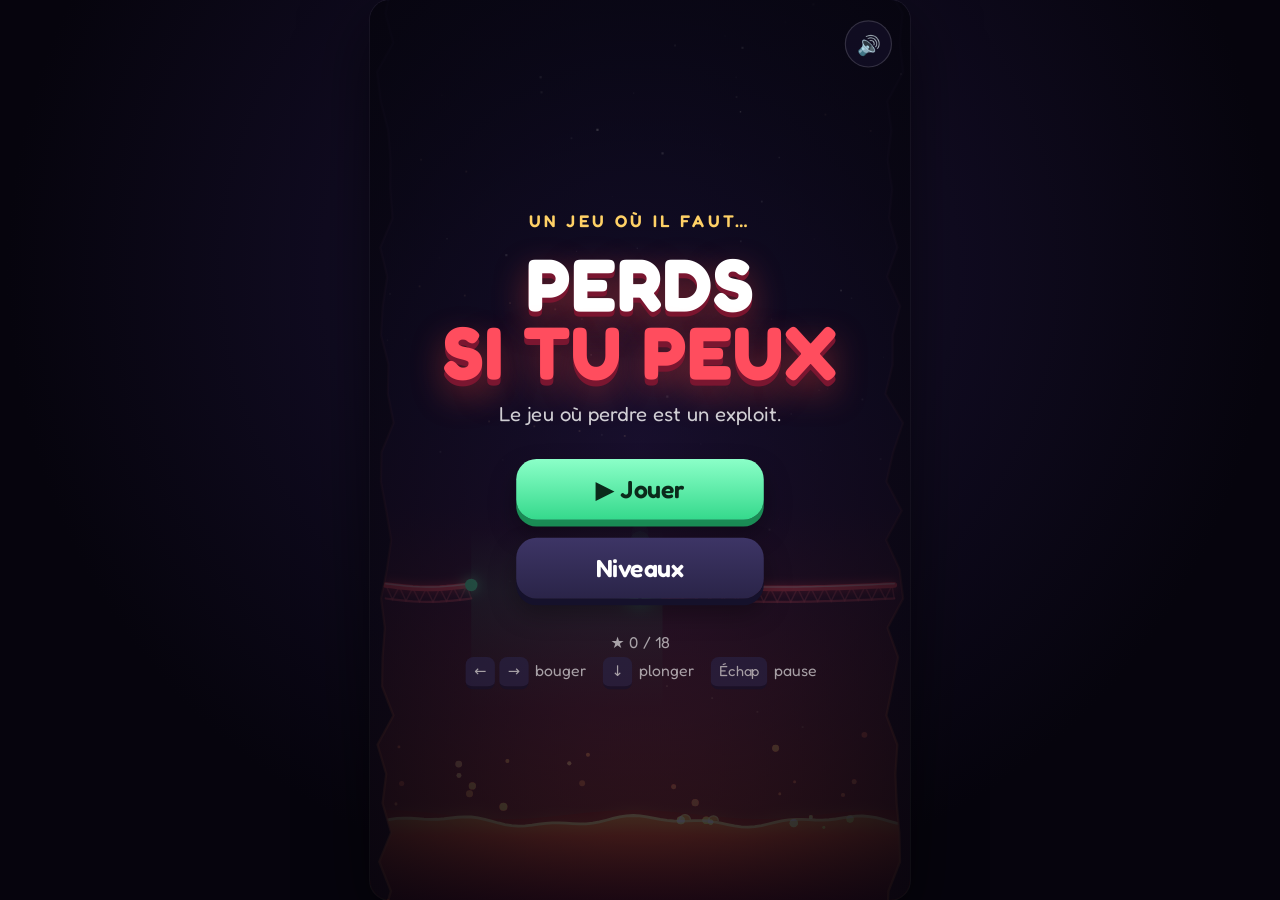
<file: jeux/games/perds-si-tu-peux/index.html>
<!DOCTYPE html>
<html lang="fr">
<head>
<meta charset="UTF-8">
<meta name="viewport" content="width=device-width, initial-scale=1.0, maximum-scale=1.0, user-scalable=no">
<title>Perds si tu peux !</title>
<link rel="preconnect" href="https://fonts.googleapis.com">
<link rel="preconnect" href="https://fonts.gstatic.com" crossorigin>
<link href="https://fonts.googleapis.com/css2?family=Fredoka:wght@400;500;600;700&display=swap" rel="stylesheet">
<style>
  :root {
    --green: #5cf2a8;
    --red: #ff4d5e;
    --gold: #ffd166;
    --ink: #120d24;
  }
  * { box-sizing: border-box; }
  html, body {
    margin: 0;
    height: 100%;
    overflow: hidden;
    background: radial-gradient(ellipse at 50% 30%, #1a1233, #06040d 70%);
    font-family: "Fredoka", system-ui, sans-serif;
    color: #fff;
    user-select: none;
    -webkit-user-select: none;
    touch-action: none;
    overscroll-behavior: none;
  }

  /* La scène fait toujours 480x800 "virtuels", puis on l'agrandit pour remplir l'écran */
  #stage {
    position: absolute;
    left: 50%;
    top: 50%;
    width: 480px;
    height: 800px;
    transform-origin: center center;
    overflow: hidden;
    border-radius: 18px;
    box-shadow: 0 20px 60px rgba(0,0,0,.6), 0 0 0 1px rgba(255,255,255,.06);
  }
  canvas { position: absolute; inset: 0; width: 480px; height: 800px; display: block; }

  /* ---------- Écrans (menu, niveaux, fin, pause) ---------- */
  .overlay {
    position: absolute;
    inset: 0;
    display: flex;
    flex-direction: column;
    align-items: center;
    justify-content: center;
    gap: 16px;
    padding: 36px;
    text-align: center;
    background: radial-gradient(ellipse at center, rgba(18,13,36,.55), rgba(7,5,15,.9));
    opacity: 0;
    pointer-events: none;
    transition: opacity .25s ease;
    z-index: 3;
  }
  .overlay.show { opacity: 1; pointer-events: auto; }

  .kicker { font-size: 15px; letter-spacing: 3px; text-transform: uppercase; color: var(--gold); font-weight: 600; }
  .title {
    font-size: 66px; font-weight: 700; line-height: .92; letter-spacing: 1px;
    text-shadow: 0 5px 0 #7a1630, 0 12px 30px rgba(255,70,60,.45);
    animation: float 3s ease-in-out infinite;
  }
  .title .accent { color: var(--red); }
  .tagline { font-size: 18px; opacity: .8; margin-top: -4px; margin-bottom: 14px; }
  .h2 { font-size: 34px; font-weight: 700; }
  .big { font-size: 46px; font-weight: 700; color: var(--green); text-shadow: 0 4px 0 #136b44, 0 10px 30px rgba(92,242,168,.35); }
  .meta { font-size: 14px; opacity: .6; margin-top: 10px; line-height: 1.8; }
  .quip { font-size: 17px; opacity: .85; max-width: 360px; line-height: 1.4; }
  .note { font-size: 15px; color: var(--gold); min-height: 20px; }
  kbd {
    display: inline-block; min-width: 26px; padding: 1px 7px; margin: 0 2px;
    background: #2a2448; border-radius: 7px; border-bottom: 3px solid #15112b;
    font-family: inherit; font-size: 13px;
  }

  .btn {
    font-family: inherit; font-size: 22px; font-weight: 600;
    min-width: 220px; padding: 14px 30px;
    border: none; border-radius: 18px; cursor: pointer;
    color: #0b2a1b; background: linear-gradient(#8bffc8, #35d98c);
    box-shadow: 0 6px 0 #1a8c55, 0 12px 24px rgba(0,0,0,.35);
    transition: transform .08s ease, box-shadow .08s ease, filter .15s;
  }
  .btn:hover { filter: brightness(1.08); }
  .btn:active { transform: translateY(4px); box-shadow: 0 2px 0 #1a8c55, 0 6px 12px rgba(0,0,0,.35); }
  .btn.secondary { color: #fff; background: linear-gradient(#3d3566, #2a2448); box-shadow: 0 6px 0 #15112b, 0 12px 24px rgba(0,0,0,.35); }
  .btn.secondary:active { box-shadow: 0 2px 0 #15112b; }
  .row { display: flex; gap: 12px; }
  .row .btn { min-width: 0; flex: 1; }
  .link { background: none; border: none; color: #fff; opacity: .6; font-family: inherit; font-size: 16px; cursor: pointer; text-decoration: underline; }

  .stars { display: flex; gap: 10px; margin: 2px 0; }
  .stars span { font-size: 60px; line-height: 1; color: #2f2950; transform: scale(0); animation: pop .45s cubic-bezier(.3,1.6,.5,1) forwards; }
  .stars span.on { color: var(--gold); text-shadow: 0 0 22px rgba(255,209,102,.7); }
  .stars span:nth-child(2) { animation-delay: .18s; }
  .stars span:nth-child(3) { animation-delay: .36s; }

  .stats { display: flex; gap: 14px; }
  .stats div { background: rgba(255,255,255,.06); border-radius: 14px; padding: 10px 20px; min-width: 120px; }
  .stats b { display: block; font-size: 28px; }
  .stats small { opacity: .6; font-size: 13px; }

  .grid { display: grid; grid-template-columns: 1fr 1fr; gap: 12px; width: 100%; margin: 6px 0 10px; }
  .card {
    font-family: inherit; color: #fff; text-align: left; cursor: pointer;
    display: grid; grid-template-columns: auto 1fr; grid-template-rows: auto auto; column-gap: 12px;
    padding: 14px; border-radius: 16px; border: 1px solid rgba(255,255,255,.08);
    background: linear-gradient(#2c2550, #1d1838);
    box-shadow: 0 5px 0 #110d22;
    transition: transform .08s;
  }
  .card:active { transform: translateY(3px); }
  .card .num { grid-row: span 2; font-size: 34px; font-weight: 700; color: var(--green); align-self: center; width: 34px; text-align: center; }
  .card .nm { font-size: 16px; font-weight: 600; }
  .card .st { font-size: 15px; color: var(--gold); }
  .card .st i { font-style: normal; color: #3d3566; }
  .card .bt { font-size: 12px; opacity: .55; margin-left: 6px; color: #fff; }
  .card.locked { opacity: .4; cursor: not-allowed; }
  .card.locked .num { color: #fff; font-size: 24px; }

  /* ---------- Boutons en jeu ---------- */
  #hudBtns { position: absolute; top: 18px; right: 16px; display: flex; gap: 8px; z-index: 4; }
  .round {
    width: 42px; height: 42px; border-radius: 50%; cursor: pointer;
    border: 1px solid rgba(255,255,255,.15); background: rgba(20,16,40,.7);
    color: #fff; font-size: 17px; font-family: inherit;
    display: flex; align-items: center; justify-content: center;
  }
  .round.hidden { display: none; }

  /* --tk : facteur d'agrandissement des boutons tactiles (calculé en JS pour qu'ils restent assez gros sur petit écran) */
  #touch { --tk: 1; position: absolute; left: 0; right: 0; bottom: 18px; display: none; justify-content: space-between; align-items: flex-end; padding: 0 16px; z-index: 2; }
  #touch.show { display: flex; }
  .tbtn {
    width: calc(96px * var(--tk)); height: calc(96px * var(--tk)); border-radius: 50%;
    -webkit-touch-callout: none; touch-action: none;
    background: rgba(255,255,255,.12); border: 2px solid rgba(255,255,255,.28);
    color: #fff; font-size: 34px; font-family: inherit;
    display: flex; align-items: center; justify-content: center;
    backdrop-filter: blur(3px);
  }
  .tbtn:active { background: rgba(255,255,255,.28); }

  /* Bouton "Passer le tutoriel" */
  #tutoSkip {
    position: absolute; left: 50%; top: 214px; transform: translateX(-50%); z-index: 2;
    font-family: inherit; font-size: 14px; color: #fff; cursor: pointer;
    background: rgba(20,16,40,.75); border: 1px solid rgba(255,255,255,.2); border-radius: 20px; padding: 6px 16px;
  }
  #tutoSkip.hidden { display: none; }

  /* Confettis de fin de niveau (pur CSS) */
  .confetti { position: absolute; inset: 0; pointer-events: none; overflow: hidden; }
  .confetti i {
    position: absolute; top: -20px; width: 9px; height: 14px; border-radius: 2px;
    animation: fall linear forwards;
  }
  @keyframes fall { to { transform: translateY(860px) rotate(720deg); } }
  .overlay > * { animation: rise .35s ease-out both; }
  .overlay > .confetti { animation: none; }
  @keyframes rise { from { transform: translateY(14px); opacity: 0; } }
  .overlay > .title { animation: rise .35s ease-out both, float 3s ease-in-out .35s infinite; }

  @keyframes pop { to { transform: scale(1); } }
  @keyframes float { 0%,100% { transform: translateY(0) rotate(-1.5deg); } 50% { transform: translateY(-8px) rotate(1.5deg); } }
</style>
</head>
<body>
  <div id="stage">
    <canvas id="game"></canvas>

    <div id="hudBtns">
      <button class="round" data-a="mute" id="muteBtn" title="Son (M)">🔊</button>
      <button class="round hidden" data-a="pause" id="pauseBtn" title="Pause (Échap)">❚❚</button>
    </div>

    <div id="touch">
      <button class="tbtn" data-k="left">◀</button>
      <button class="tbtn" data-k="down">▼</button>
      <button class="tbtn" data-k="right">▶</button>
    </div>

    <button id="tutoSkip" class="hidden" data-a="skiptuto">Passer le tutoriel ✕</button>

    <div class="overlay" id="overlay"></div>
  </div>

<script>
"use strict";
// ============================================================
//  PERDS SI TU PEUX !  —  version 3
//  Le but : tomber dans la lave. Tout le décor essaie de te sauver.
// ============================================================

// ---------- Dimensions du monde (unités "virtuelles") ----------
const VW = 480, VH = 800;
const LAVA_Y = 730;     // surface de la lave
const SPAWN_Y = 125;    // point de départ du blob
const CEIL = 98;        // plafond (sous le HUD)
const WALL = 18;        // épaisseur des parois de la grotte

// ---------- Physique (réglée pour 60 images/seconde, quel que soit l'écran) ----------
const GRAV = 0.22;
const ACC = 0.55;
const FRIC = 0.9;
const MAX_VX = 4.2;
const DIVE = 0.42;
const MAX_FALL = 7.5;
const BOUNCE = -7.4;

// ============================================================
//  LES NIVEAUX
//  nets    : filets { y, gap (largeur du trou), speed, x (position de départ 0→1), dir }
//  angels  : anges gardiens qui patrouillent { y, speed }
//  fans    : ventilateurs qui soufflent vers le haut { x, y, w, h, power, range, speed }
//  bumpers : boules rebondissantes { x, y, r, ax (amplitude), speed }
//  stars   : [temps max pour 3 étoiles, temps max pour 2 étoiles]
// ============================================================
const LEVELS = [
  {
    name: "Le filet",
    hint: "Faufile-toi dans le trou vert pour tomber dans la lave.",
    nets: [{ y: 520, gap: 170, speed: 1.0, x: 0.15, min: 110 }],
    shrink: 0.6,   // niveau 1 : le trou rétrécit deux fois moins vite
    stars: [4, 9],
  },
  {
    name: "Double peine",
    hint: "Deux filets. Attends que les trous s'alignent.",
    nets: [
      { y: 330, gap: 155, speed: 1.2, x: 0.2 },
      { y: 560, gap: 145, speed: 1.5, x: 0.8, dir: -1 },
    ],
    stars: [7, 15],
  },
  {
    name: "L'ange gardien",
    hint: "Il patrouille au-dessus de la lave. Ne le touche pas !",
    nets: [
      { y: 300, gap: 140, speed: 1.4, x: 0.7, dir: -1 },
      { y: 520, gap: 130, speed: 1.7, x: 0.3 },
    ],
    angels: [{ y: 640, speed: 2.2 }],
    stars: [9, 18],
  },
  {
    name: "Coup de vent",
    hint: "Le ventilateur te souffle vers le haut. Plonge avec ↓ !",
    nets: [
      { y: 300, gap: 140, speed: 1.5, x: 0.3 },
      { y: 500, gap: 130, speed: 1.8, x: 0.6, dir: -1 },
    ],
    fans: [{ x: 240, y: 716, w: 100, h: 190, power: 0.6, range: 150, speed: 0.9 }],
    stars: [10, 20],
  },
  {
    name: "Flipper",
    hint: "Les bumpers te renvoient dans tous les sens.",
    nets: [{ y: 610, gap: 120, speed: 1.6, x: 0.5 }],
    bumpers: [
      { x: 130, y: 290, r: 24, ax: 40, speed: 1.2 },
      { x: 350, y: 290, r: 24, ax: 40, speed: 1.4 },
      { x: 240, y: 420, r: 28, ax: 100, speed: 0.9 },
      { x: 110, y: 525, r: 20 },
      { x: 370, y: 525, r: 20 },
    ],
    stars: [8, 16],
  },
  {
    name: "Le cauchemar",
    hint: "Tout le monde veut te sauver. Bonne chance.",
    nets: [
      { y: 260, gap: 130, speed: 1.6, x: 0.2, min: 64 },
      { y: 420, gap: 120, speed: 2.0, x: 0.8, dir: -1, min: 64 },
      { y: 570, gap: 110, speed: 2.2, x: 0.5, min: 60 },
    ],
    angels: [{ y: 665, speed: 2.4 }],
    bumpers: [
      { x: 240, y: 345, r: 20, ax: 150, speed: 1.1 },
      { x: 240, y: 495, r: 20, ax: 160, speed: 1.4 },
    ],
    stars: [14, 28],
  },
];

const SAVE_LINES = [
  "Non non, pas si vite !",
  "Je te tiens !",
  "BOING ! Raté.",
  "Tu croyais m'échapper ?",
  "Encore un peu de vie 😈",
  "Oups, presque…",
  "Le filet veille.",
  "Reviens ici !",
  "Pas aujourd'hui.",
  "Sauvé ! (de rien)",
];

// ============================================================
//  Éléments de la page
// ============================================================
const stage = document.getElementById("stage");
const canvas = document.getElementById("game");
const ctx = canvas.getContext("2d");
const overlay = document.getElementById("overlay");
const muteBtn = document.getElementById("muteBtn");
const pauseBtn = document.getElementById("pauseBtn");
const touchPad = document.getElementById("touch");
const isTouch = window.matchMedia("(pointer: coarse)").matches;

let S = 1, DPR = 1;
function resize() {
  S = Math.min(window.innerWidth / VW, window.innerHeight / VH);
  DPR = Math.min(2, window.devicePixelRatio || 1);
  canvas.width = Math.round(VW * S * DPR);
  canvas.height = Math.round(VH * S * DPR);
  stage.style.transform = `translate(-50%, -50%) scale(${S})`;
  // boutons tactiles : au moins ~64 px réels à l'écran, même si la scène est très réduite
  touchPad.style.setProperty("--tk", Math.max(1, Math.min(1.35, 64 / (96 * S))).toFixed(3));
}
window.addEventListener("resize", resize);
resize();

// ============================================================
//  Sauvegarde (progression + étoiles) dans le navigateur
// ============================================================
let save = { unlocked: 1, levels: {}, muted: false };
try {
  const raw = localStorage.getItem("perds-v3");
  if (raw) save = Object.assign(save, JSON.parse(raw));
} catch (e) {}
function persist() {
  try { localStorage.setItem("perds-v3", JSON.stringify(save)); } catch (e) {}
}

// ============================================================
//  Sons (fabriqués par le navigateur, pas de fichier à télécharger)
// ============================================================
const Sound = {
  ctx: null,
  init() {
    if (!this.ctx) {
      try { this.ctx = new (window.AudioContext || window.webkitAudioContext)(); } catch (e) {}
    }
    if (this.ctx && this.ctx.state === "suspended") this.ctx.resume();
    this.startMusic();
  },
  tone(freq, dur, type = "sine", vol = 0.2, slideTo = null, delay = 0) {
    if (save.muted || !this.ctx) return;
    const c = this.ctx, t = c.currentTime + delay;
    const o = c.createOscillator(), g = c.createGain();
    o.type = type;
    o.frequency.setValueAtTime(freq, t);
    if (slideTo) o.frequency.exponentialRampToValueAtTime(slideTo, t + dur);
    g.gain.setValueAtTime(0.0001, t);
    g.gain.exponentialRampToValueAtTime(vol, t + 0.012);
    g.gain.exponentialRampToValueAtTime(0.0001, t + dur);
    o.connect(g); g.connect(c.destination);
    o.start(t); o.stop(t + dur + 0.05);
  },
  noise(dur, vol, freq, q = 1) {
    if (save.muted || !this.ctx) return;
    const c = this.ctx, len = Math.floor(c.sampleRate * dur);
    const buf = c.createBuffer(1, len, c.sampleRate), d = buf.getChannelData(0);
    for (let i = 0; i < len; i++) d[i] = (Math.random() * 2 - 1) * Math.pow(1 - i / len, 2);
    const src = c.createBufferSource(); src.buffer = buf;
    const f = c.createBiquadFilter(); f.type = "bandpass"; f.frequency.value = freq; f.Q.value = q;
    const g = c.createGain(); g.gain.value = vol;
    src.connect(f); f.connect(g); g.connect(c.destination);
    src.start();
  },
  boing() { const p = 0.85 + Math.random() * 0.3; this.tone(170 * p, 0.25, "sine", 0.28, 520 * p); },
  bump()  { this.tone(420, 0.1, "square", 0.07, 210); this.tone(840, 0.08, "sine", 0.08); },
  angel() { [880, 1175, 1480, 1760].forEach((f, i) => this.tone(f, 0.3, "triangle", 0.1, null, i * 0.06)); },
  whoosh(){ this.noise(0.45, 0.25, 700, 0.7); },
  splash(){ this.noise(0.9, 0.5, 500, 0.6); this.tone(240, 0.6, "sawtooth", 0.05, 50); },
  win()   { [523, 659, 784, 1046, 1318].forEach((f, i) => this.tone(f, 0.35, "triangle", 0.14, null, 0.35 + i * 0.1)); },
  click() { this.tone(700, 0.06, "triangle", 0.1); },
  // passage réussi dans un trou : petit "ding" qui monte avec le combo
  pass(k) { const b = 520 * Math.pow(1.122, Math.min(k, 6)); this.tone(b, 0.14, "triangle", 0.12); this.tone(b * 1.5, 0.2, "sine", 0.08, null, 0.07); },
  tuto()  { this.tone(660, 0.1, "sine", 0.1); this.tone(990, 0.16, "sine", 0.08, null, 0.08); },

  // --- Petite musique de fond : quelques notes douces en boucle ---
  // Démarre seulement après un geste du joueur (init) et se tait si le son est coupé.
  musicTimer: null,
  musicStep: 0,
  startMusic() {
    if (this.musicTimer || !this.ctx) return;
    const NOTES = [220, 0, 262, 330, 0, 294, 262, 0, 196, 0, 247, 294, 0, 262, 220, 0];
    this.musicTimer = setInterval(() => {
      if (save.muted || document.hidden || !this.ctx || this.ctx.state !== "running") return;
      const f = NOTES[this.musicStep++ % NOTES.length];
      if (f) this.tone(f, 1.1, "sine", 0.03);
      if (this.musicStep % 8 === 1) this.tone(110, 2.2, "triangle", 0.025); // basse
    }, 420);
  },
};

// ============================================================
//  Clavier + tactile
// ============================================================
const keys = { left: false, right: false, down: false };
const KEYMAP = {
  ArrowLeft: "left", q: "left", Q: "left", a: "left", A: "left",
  ArrowRight: "right", d: "right", D: "right",
  ArrowDown: "down", s: "down", S: "down",
};
window.addEventListener("keydown", (e) => {
  Sound.init();
  const k = KEYMAP[e.key];
  if (k) { keys[k] = true; e.preventDefault(); }
  if (e.key === " " || e.key === "ArrowUp") e.preventDefault();
  if (e.key === "Escape" || e.key === "p" || e.key === "P") togglePause();
  if ((e.key === "r" || e.key === "R") && world && state !== "menu") startLevel(world.idx);
  if (e.key === "m" || e.key === "M") toggleMute();
  // (preventDefault : évite qu'un bouton qui a le focus soit aussi "cliqué" → double action)
  if ((e.key === "Enter" || e.key === " ") && state === "complete") { e.preventDefault(); if (!e.repeat) doAction("next"); }
});
// pas de défilement / zoom de la page pendant qu'on joue (mobile, iframe)
document.addEventListener("touchmove", (e) => { if (e.cancelable) e.preventDefault(); }, { passive: false });
document.addEventListener("contextmenu", (e) => { if (e.target.closest(".tbtn")) e.preventDefault(); });
window.addEventListener("keyup", (e) => { const k = KEYMAP[e.key]; if (k) keys[k] = false; });
window.addEventListener("blur", () => { keys.left = keys.right = keys.down = false; });
document.addEventListener("visibilitychange", () => { if (document.hidden && (state === "playing" || state === "intro")) togglePause(); });

touchPad.querySelectorAll("[data-k]").forEach((b) => {
  const k = b.dataset.k;
  b.addEventListener("pointerdown", (e) => { Sound.init(); keys[k] = true; b.setPointerCapture(e.pointerId); e.preventDefault(); });
  const up = () => { keys[k] = false; };
  b.addEventListener("pointerup", up);
  b.addEventListener("pointercancel", up);
  b.addEventListener("lostpointercapture", up);
});

// ============================================================
//  État du jeu
// ============================================================
let state = "menu";      // menu | intro | playing | sinking | complete | paused
let pausedFrom = null;
let world = null;
let T = 0;               // horloge générale (animations)
let levelT = 0;          // chrono du niveau
let finalTime = 0;
let saves = 0;
let introT = 0, sinkT = 0;
let shake = 0;
let msg = null;
let lastLine = -1;
let fade = 0;            // fondu au noir entre les écrans (1 = noir, 0 = rien)
let streak = 0;          // combo : trous franchis d'affilée sans être sauvé
let savesAtPass = 0;
let hintShown = false;   // astuce affichée une seule fois par niveau
let tuto = null;         // tutoriel interactif : { step, t } ou null
const tutoBtn = document.getElementById("tutoSkip");

const P = { x: VW / 2, y: SPAWN_Y, px: 0, py: 0, vx: 0, vy: 0, r: 16, sq: 1, sv: 0, mood: 0, alpha: 1, trail: [] };
const parts = [];
const bubbles = [];

function resetPlayer() {
  P.x = VW / 2; P.y = SPAWN_Y; P.px = P.x; P.py = P.y;
  P.vx = 0; P.vy = 0; P.sq = 1; P.sv = 0; P.mood = 0; P.alpha = 1;
  P.trail.length = 0;
}

function loadLevel(i) {
  const L = LEVELS[i];
  world = {
    idx: i,
    t: 0,
    nets: L.nets.map((n) => ({
      y: n.y, gapX: WALL + (VW - 2 * WALL) * (n.x ?? 0.5), base: n.gap, gapW: n.gap,
      min: n.min ?? 70, dir: n.dir ?? 1, baseSpeed: n.speed, speed: n.speed,
      amp: 0, ix: -999, it: 0,
    })),
    angels: (L.angels || []).map((a) => ({ y: a.y, x: 50, dir: 1, speed: a.speed, r: 22, flash: 0 })),
    fans: (L.fans || []).map((f) => ({ ...f, cx: f.x, range: f.range || 0, speed: f.speed || 0, inside: false, spin: 0 })),
    bumpers: (L.bumpers || []).map((b) => ({ ...b, cx: b.x, cy: b.y, r: b.r || 22, ax: b.ax || 0, speed: b.speed || 1, hit: 0 })),
  };
  resetPlayer();
  levelT = 0; saves = 0; msg = null; finalTime = 0;
  streak = 0; savesAtPass = 0; hintShown = false; shake = 0;
  parts.length = 0;
}

// ============================================================
//  Tutoriel interactif (une seule fois, mémorisé dans save.tuto)
//  étape 0 : bouger ← →   étape 1 : plonger ↓   étape 2 : passer dans le trou
// ============================================================
const TUTO_TEXT = isTouch
  ? ["Touche ◀ ou ▶ pour te déplacer", "Maintiens ▼ pour plonger plus vite", "Vise le trou VERT du filet !"]
  : ["Appuie sur ← ou → pour te déplacer", "Maintiens ↓ pour plonger plus vite", "Vise le trou VERT du filet !"];

function endTuto(done) {
  if (!tuto) return;
  tuto = null;
  save.tuto = true;
  persist();
  tutoBtn.classList.add("hidden");
  if (done) say("Bravo, tu as compris ! 👍", { x: VW / 2, y: 300, color: "#5cf2a8", big: true, life: 1.5 });
}

function tutoNext() {
  tuto.step++;
  tuto.t = 0;
  Sound.tuto();
}

function updateTuto(dt) {
  if (!tuto || state !== "playing") return;
  tuto.t += dt;
  if (tuto.step === 0 && (keys.left || keys.right) && tuto.t > 0.4) tutoNext();
  else if (tuto.step === 1 && keys.down && tuto.t > 0.4) tutoNext();
}

// Le joueur vient de passer dans un trou : encouragement + combo
function onNetPassed(n) {
  streak = saves === savesAtPass ? streak + 1 : 1;
  savesAtPass = saves;
  Sound.pass(streak);
  emit(P.x, n.y + 6, 18, { angle: Math.PI / 2, spread: 2.2, speed: 3, colors: ["#5cf2a8", "#b8ffd9", "#ffffff"], life: 0.6, size: 2.6, grav: 0.05, glow: true });
  const txt = streak >= 3 ? `COMBO ×${streak} ! 🔥` : streak === 2 ? "Enchaîné ! ×2" : pick(["Bien visé !", "Ça passe !", "Joli !", "Parfait !"]);
  say(txt, { color: "#5cf2a8", big: streak >= 2 });
  if (tuto && tuto.step === 2) endTuto(true);
}

// ============================================================
//  Petits outils
// ============================================================
const rand = (a, b) => a + Math.random() * (b - a);
const pick = (arr) => arr[Math.floor(Math.random() * arr.length)];
const clamp = (v, a, b) => Math.max(a, Math.min(b, v));
const fmt = (t) => t.toFixed(1).replace(".", ",");
const lavaH = (x) => LAVA_Y + Math.sin(x * 0.035 + T * 2.2) * 3.5 + Math.sin(x * 0.09 - T * 3.1) * 1.8;

function emit(x, y, n, o) {
  for (let i = 0; i < n; i++) {
    const a = o.angle !== undefined ? o.angle + (Math.random() - 0.5) * (o.spread ?? Math.PI * 2) : Math.random() * Math.PI * 2;
    const sp = (o.speed || 2) * rand(0.4, 1.2);
    parts.push({
      x, y, vx: Math.cos(a) * sp, vy: Math.sin(a) * sp,
      life: 0, max: (o.life || 0.8) * rand(0.6, 1.2),
      size: (o.size || 3) * rand(0.6, 1.3),
      color: pick(o.colors || ["#fff"]),
      grav: o.grav ?? 0.1, drag: o.drag ?? 0.98, glow: !!o.glow, wob: 0,
    });
  }
}

function say(text, opts = {}) {
  msg = { text, t: 0, life: opts.life || 1.1, x: clamp(opts.x ?? P.x, 110, VW - 110), y: opts.y ?? P.y - 42, color: opts.color || "#fff", big: !!opts.big };
}

function sayRandomSave() {
  let i;
  do { i = Math.floor(Math.random() * SAVE_LINES.length); } while (i === lastLine);
  lastLine = i;
  say(SAVE_LINES[i]);
}

// ============================================================
//  Mise à jour (60 fois par seconde)
// ============================================================
function tick(dt) {
  T += dt;
  updateAmbient(dt);
  if (!world || state === "paused" || state === "complete") return;

  world.t += dt;
  if (state === "playing") levelT += dt;
  updateHazards(dt);

  if (state === "intro") {
    introT -= dt;
    P.y = SPAWN_Y + Math.sin(T * 4) * 4;
    updateSquash();
    if (introT <= 0) state = "playing";
    return;
  }

  if (state === "playing" || state === "menu") updatePlayer();
  updateTuto(dt);

  // astuce si le joueur galère (une fois par niveau, hors tutoriel)
  if (state === "playing" && !hintShown && !tuto && saves >= 6 && levelT > 8) {
    hintShown = true;
    say("Astuce : attends que le trou passe sous toi, puis plonge ↓", { x: VW / 2, y: 190, color: "#ffd166", life: 3.2 });
  }

  if (state === "sinking") {
    P.y += 0.55;
    P.alpha = Math.max(0, P.alpha - dt * 0.9);
    sinkT -= dt;
    if (sinkT <= 0) showComplete();
  }
}

function updateAmbient(dt) {
  // braises qui montent de la lave
  if (Math.random() < 0.35) {
    parts.push({
      x: rand(0, VW), y: LAVA_Y + 6, vx: rand(-0.15, 0.15), vy: -rand(0.4, 1.5),
      life: 0, max: rand(1.5, 4), size: rand(1, 3.2),
      color: pick(["#ffb347", "#ff7a3d", "#ffd27a"]), grav: -0.004, drag: 0.995, glow: true, wob: rand(0, 10),
    });
  }
  // bulles qui éclatent à la surface
  if (Math.random() < 0.025) bubbles.push({ x: rand(30, VW - 30), r: 0, max: rand(4, 11) });
  for (let i = bubbles.length - 1; i >= 0; i--) {
    const b = bubbles[i];
    b.r += 0.12;
    if (b.r >= b.max) {
      emit(b.x, lavaH(b.x), 6, { angle: -Math.PI / 2, spread: 1.6, speed: 1.8, colors: ["#ffd27a", "#ff9a3d"], life: 0.5, size: 2, grav: 0.12, glow: true });
      bubbles.splice(i, 1);
    }
  }
  // particules
  for (let i = parts.length - 1; i >= 0; i--) {
    const p = parts[i];
    p.life += dt;
    if (p.life >= p.max) { parts.splice(i, 1); continue; }
    p.vx *= p.drag;
    p.vy = p.vy * p.drag + p.grav;
    p.x += p.vx + (p.wob ? Math.sin(T * 3 + p.wob) * 0.3 : 0);
    p.y += p.vy;
  }
  if (parts.length > 700) parts.splice(0, parts.length - 700);
  // message flottant
  if (msg) { msg.t += dt; if (msg.t >= msg.life) msg = null; }
  shake *= 0.88;
  fade = Math.max(0, fade - dt * 2.5);
}

function updateHazards(dt) {
  const L = LEVELS[world.idx];
  const shrink = L.shrink ?? 1.2;

  // filets : le trou bouge, rétrécit et accélère avec le temps
  for (const n of world.nets) {
    n.gapW = Math.max(n.min, n.base - levelT * shrink);
    n.speed = n.baseSpeed + levelT * 0.025;
    n.gapX += n.dir * n.speed;
    const lo = WALL + n.gapW / 2 + 4, hi = VW - WALL - n.gapW / 2 - 4;
    if (n.gapX > hi) { n.gapX = hi; n.dir = -1; }
    if (n.gapX < lo) { n.gapX = lo; n.dir = 1; }
  }
  // anges : patrouille gauche ↔ droite
  for (const a of world.angels) {
    a.x += a.dir * a.speed * (1 + levelT * 0.012);
    if (a.x > VW - 45) { a.x = VW - 45; a.dir = -1; }
    if (a.x < 45) { a.x = 45; a.dir = 1; }
    a.flash = Math.max(0, a.flash - dt * 2);
  }
  // ventilateurs : se déplacent doucement
  for (const f of world.fans) {
    f.x = f.cx + Math.sin(world.t * f.speed) * f.range;
    f.spin += 0.45;
  }
  // bumpers : oscillent
  for (const b of world.bumpers) {
    b.x = b.cx + Math.sin(world.t * b.speed) * b.ax;
    b.hit = Math.max(0, b.hit - dt * 3);
  }
}

function updatePlayer() {
  const ctl = state === "playing";

  // déplacement horizontal en douceur
  if (ctl && keys.right && P.vx < MAX_VX) P.vx += ACC;
  if (ctl && keys.left && P.vx > -MAX_VX) P.vx -= ACC;
  P.vx *= FRIC;
  if (Math.abs(P.vx) > MAX_VX * 2.2) P.vx *= 0.9;

  // plonger
  if (ctl && keys.down) P.vy += DIVE;

  // gravité
  P.vy += GRAV;

  // ventilateurs : souffle vers le haut, plus fort près de l'hélice
  for (const f of world.fans) {
    const inside = P.x > f.x - f.w / 2 && P.x < f.x + f.w / 2 && P.y < f.y && P.y > f.y - f.h;
    if (inside) {
      const near = 1 - (f.y - P.y) / f.h;
      P.vy -= f.power * (0.5 + 0.5 * near);
      if (!f.inside && ctl) { saves++; Sound.whoosh(); say("Fffffiou ! Remonte !", { color: "#9fd8ff" }); }
    }
    f.inside = inside;
  }

  P.vy = clamp(P.vy, -11, MAX_FALL);

  P.px = P.x; P.py = P.y;
  P.x += P.vx;
  P.y += P.vy;

  // parois de la grotte
  if (P.x < WALL + P.r) { P.x = WALL + P.r; P.vx = Math.abs(P.vx) * 0.4; }
  if (P.x > VW - WALL - P.r) { P.x = VW - WALL - P.r; P.vx = -Math.abs(P.vx) * 0.4; }
  if (P.y - P.r < CEIL) { P.y = CEIL + P.r; P.vy = Math.max(0, P.vy); }

  // filets : on rebondit si on rate le trou
  for (const n of world.nets) {
    if (P.vy > 0 && P.py + P.r <= n.y + 1 && P.y + P.r >= n.y) {
      if (Math.abs(P.x - n.gapX) > n.gapW / 2) {
        P.y = n.y - P.r;
        P.vy = BOUNCE;
        P.sq = 0.62; P.sv = 0;
        n.amp = 16; n.ix = P.x; n.it = T;
        emit(P.x, n.y, 10, { angle: -Math.PI / 2, spread: 2.4, speed: 3, colors: ["#ff8a96", "#ffffff"], life: 0.45, size: 2.5, grav: 0.15 });
        if (ctl) { saves++; P.mood = 0.8; Sound.boing(); shake = Math.max(shake, 3); sayRandomSave(); }
      } else if (ctl) {
        onNetPassed(n); // passé dans le trou !
      }
    }
  }

  // bumpers : rebond dans la direction opposée
  for (const b of world.bumpers) {
    const dx = P.x - b.x, dy = P.y - b.y, d = Math.hypot(dx, dy), min = b.r + P.r;
    if (d < min && d > 0) {
      const nx = dx / d, ny = dy / d;
      P.x = b.x + nx * min; P.y = b.y + ny * min;
      const dot = P.vx * nx + P.vy * ny;
      if (dot < 0) { P.vx -= 2 * dot * nx; P.vy -= 2 * dot * ny; }
      const sp = Math.max(7, Math.hypot(P.vx, P.vy));
      const cur = Math.hypot(P.vx, P.vy) || 1;
      P.vx = (P.vx / cur) * sp; P.vy = (P.vy / cur) * sp;
      b.hit = 1;
      P.sq = 0.7;
      emit(b.x + nx * b.r, b.y + ny * b.r, 12, { speed: 3, colors: ["#ff8bd1", "#ffd1f0", "#c77dff"], life: 0.4, size: 2.5, grav: 0.05, glow: true });
      if (ctl) { saves++; P.mood = 0.6; Sound.bump(); shake = Math.max(shake, 4); if (Math.random() < 0.5) say(pick(["PAF !", "Bing !", "Rebond gratuit !", "Hop, dégage !"]), { color: "#ffb3e6" }); }
    }
  }

  // anges gardiens : s'ils te touchent, retour en haut !
  for (const a of world.angels) {
    const ay = a.y + Math.sin(T * 3 + a.x * 0.01) * 6;
    if (Math.hypot(P.x - a.x, P.y - ay) < a.r + P.r) {
      emit(P.x, P.y, 30, { speed: 4, colors: ["#ffd166", "#fff6d5", "#ffffff"], life: 0.9, size: 3, grav: -0.02, glow: true });
      resetPlayer();
      emit(P.x, P.y, 16, { speed: 2.5, colors: ["#ffd166", "#ffffff"], life: 0.7, size: 2.5, grav: 0, glow: true });
      a.flash = 1;
      if (ctl) {
        saves++; P.mood = 1.4; Sound.angel(); shake = Math.max(shake, 5);
        say("L'ange gardien t'a sauvé ! 😇", { x: VW / 2, y: a.y - 60, color: "#ffd166", big: true, life: 1.6 });
      }
    }
  }

  // lave : enfin perdu !
  if (P.y + P.r * 0.3 >= lavaH(P.x)) enterLava();

  // traînée + étirement
  P.trail.push({ x: P.x, y: P.y });
  if (P.trail.length > 9) P.trail.shift();
  P.mood = Math.max(0, P.mood - 1 / 60);
  updateSquash();
}

function updateSquash() {
  const target = 1 + Math.min(0.22, Math.abs(P.vy) / 32);
  P.sv += (target - P.sq) * 0.22;
  P.sv *= 0.72;
  P.sq += P.sv;
}

function enterLava() {
  emit(P.x, LAVA_Y, 50, { angle: -Math.PI / 2, spread: 1.3, speed: 7, colors: ["#ffd27a", "#ff7a3d", "#ff4d2e"], life: 1.1, size: 4, grav: 0.22, glow: true, drag: 0.99 });
  emit(P.x, LAVA_Y, 12, { angle: -Math.PI / 2, spread: 1.8, speed: 5, colors: ["#5cf2a8", "#b8ffd9"], life: 0.9, size: 3.5, grav: 0.25 });

  if (state === "menu") { resetPlayer(); return; } // mode démo du menu

  if (tuto) endTuto(false);
  state = "sinking";
  finalTime = levelT;
  sinkT = 1.4;
  P.vx = 0; P.vy = 0;
  Sound.splash();
  shake = 12;
  say("PLOUF ! 🎉", { x: P.x, y: LAVA_Y - 70, color: "#5cf2a8", big: true, life: 1.3 });
}

// ============================================================
//  Dessin
// ============================================================
const BG = ctx.createLinearGradient(0, 0, 0, VH);
BG.addColorStop(0, "#0c0a24");
BG.addColorStop(0.45, "#1c1137");
BG.addColorStop(0.8, "#3a132e");
BG.addColorStop(1, "#6b1d1d");

const WALL_FILL = ctx.createLinearGradient(0, 0, 0, VH);
WALL_FILL.addColorStop(0, "#07061a");
WALL_FILL.addColorStop(0.7, "#150a1c");
WALL_FILL.addColorStop(1, "#3a1010");
const WALL_RIM = ctx.createLinearGradient(0, 0, 0, VH);
WALL_RIM.addColorStop(0, "rgba(140,120,255,0.12)");
WALL_RIM.addColorStop(0.6, "rgba(255,110,70,0.15)");
WALL_RIM.addColorStop(1, "rgba(255,130,60,0.7)");

const STARS = Array.from({ length: 80 }, () => ({ x: rand(0, VW), y: rand(0, 520), s: rand(0.6, 2), a: rand(0.3, 0.9), tw: rand(1, 3), ph: rand(0, 6) }));
const WALL_L = [], WALL_R = [];
for (let y = -40; y <= VH + 40; y += 26) {
  WALL_L.push({ x: rand(6, WALL + 4), y });
  WALL_R.push({ x: VW - rand(6, WALL + 4), y });
}

function render() {
  ctx.setTransform(S * DPR, 0, 0, S * DPR, 0, 0);
  ctx.save();
  if (shake > 0.3) ctx.translate(rand(-shake, shake), rand(-shake, shake));

  drawBackground();
  if (world) {
    for (const f of world.fans) drawFanWind(f);
    for (const n of world.nets) drawNet(n);
    for (const b of world.bumpers) drawBumper(b);
    for (const f of world.fans) drawFan(f);
    for (const a of world.angels) drawAngel(a);
    drawPlayer();
  }
  drawLava();
  drawParticles();
  drawWalls();
  drawVignette();
  ctx.restore();

  if (world && state !== "menu") drawHUD();
  if (state === "intro") drawIntro();
  if (tuto && state === "playing") drawTuto();
  drawMsg();

  // fondu au noir (transition entre les écrans)
  if (fade > 0) {
    ctx.fillStyle = `rgba(6,4,13,${fade})`;
    ctx.fillRect(0, 0, VW, VH);
  }
}

// Assombrit les coins pour concentrer le regard au centre
let VIGNETTE = null;
function drawVignette() {
  if (!VIGNETTE) {
    VIGNETTE = ctx.createRadialGradient(VW / 2, VH / 2, VH * 0.3, VW / 2, VH / 2, VH * 0.75);
    VIGNETTE.addColorStop(0, "rgba(0,0,0,0)");
    VIGNETTE.addColorStop(1, "rgba(0,0,0,.45)");
  }
  ctx.fillStyle = VIGNETTE;
  ctx.fillRect(-30, -30, VW + 60, VH + 60);
}

// Bulle du tutoriel, avec 3 pastilles d'étapes
function drawTuto() {
  const pulse = 1 + Math.sin(T * 5) * 0.03;
  ctx.save();
  ctx.translate(VW / 2, 160);
  ctx.scale(pulse, pulse);
  ctx.fillStyle = "rgba(10,7,26,.85)";
  roundRect(-185, -36, 370, 72, 18);
  ctx.fill();
  ctx.strokeStyle = "rgba(92,242,168,.6)";
  ctx.lineWidth = 2;
  ctx.stroke();
  ctx.textAlign = "center";
  ctx.font = "600 12px Fredoka, sans-serif";
  ctx.fillStyle = "#ffd166";
  ctx.fillText("TUTORIEL · ÉTAPE " + (tuto.step + 1) + " / 3", 0, -14);
  ctx.font = "700 18px Fredoka, sans-serif";
  ctx.fillStyle = "#fff";
  ctx.fillText(TUTO_TEXT[tuto.step], 0, 10);
  for (let k = 0; k < 3; k++) {
    ctx.beginPath();
    ctx.arc(-14 + k * 14, 24, 4, 0, Math.PI * 2);
    ctx.fillStyle = k < tuto.step ? "#5cf2a8" : k === tuto.step ? "#ffd166" : "rgba(255,255,255,.25)";
    ctx.fill();
  }
  ctx.restore();
}

function drawBackground() {
  ctx.fillStyle = BG;
  ctx.fillRect(-30, -30, VW + 60, VH + 60);

  for (const s of STARS) {
    ctx.globalAlpha = s.a * (0.55 + 0.45 * Math.sin(T * s.tw + s.ph)) * (1 - s.y / 600);
    ctx.fillStyle = "#fff";
    ctx.fillRect(s.x, s.y, s.s, s.s);
  }
  ctx.globalAlpha = 1;

  // lueur de la lave
  const g = ctx.createLinearGradient(0, LAVA_Y - 280, 0, LAVA_Y);
  g.addColorStop(0, "rgba(255,80,40,0)");
  g.addColorStop(1, `rgba(255,90,40,${0.34 + Math.sin(T * 2) * 0.05})`);
  ctx.fillStyle = g;
  ctx.fillRect(0, LAVA_Y - 280, VW, 280);

  // poussières qui flottent
  ctx.fillStyle = "rgba(255,200,170,.28)";
  for (let i = 0; i < 26; i++) {
    const x = (i * 73.3 + T * 5 * (1 + (i % 3))) % VW;
    const y = (i * 131.7 + Math.sin(T * 0.5 + i) * 20 + 800) % VH;
    ctx.fillRect(x, y, 1.6, 1.6);
  }
}

function drawWalls() {
  for (const [pts, edge] of [[WALL_L, -30], [WALL_R, VW + 30]]) {
    ctx.beginPath();
    ctx.moveTo(edge, -40);
    for (const p of pts) ctx.lineTo(p.x, p.y);
    ctx.lineTo(edge, VH + 40);
    ctx.closePath();
    ctx.fillStyle = WALL_FILL;
    ctx.fill();
    ctx.beginPath();
    pts.forEach((p, i) => (i ? ctx.lineTo(p.x, p.y) : ctx.moveTo(p.x, p.y)));
    ctx.strokeStyle = WALL_RIM;
    ctx.lineWidth = 2;
    ctx.stroke();
  }
}

function drawLava() {
  // vague arrière (plus sombre)
  ctx.beginPath();
  ctx.moveTo(0, VH);
  for (let x = 0; x <= VW; x += 8) ctx.lineTo(x, LAVA_Y - 6 + Math.sin(x * 0.028 - T * 1.6) * 4);
  ctx.lineTo(VW, VH);
  ctx.fillStyle = "#a3241a";
  ctx.fill();

  // vague principale
  const g = ctx.createLinearGradient(0, LAVA_Y - 6, 0, VH);
  g.addColorStop(0, "#ff9d3d");
  g.addColorStop(0.25, "#ff5a26");
  g.addColorStop(1, "#7a0f12");
  ctx.beginPath();
  ctx.moveTo(0, VH);
  for (let x = 0; x <= VW; x += 6) ctx.lineTo(x, lavaH(x));
  ctx.lineTo(VW, VH);
  ctx.fillStyle = g;
  ctx.fill();

  // reflet brillant
  ctx.save();
  ctx.shadowColor = "#ffb347";
  ctx.shadowBlur = 14;
  ctx.beginPath();
  for (let x = 0; x <= VW; x += 6) (x ? ctx.lineTo(x, lavaH(x)) : ctx.moveTo(x, lavaH(x)));
  ctx.strokeStyle = "#ffe08a";
  ctx.lineWidth = 2.5;
  ctx.stroke();
  ctx.restore();

  // bulles
  for (const b of bubbles) {
    const y = lavaH(b.x) - b.r * 0.2;
    ctx.beginPath();
    ctx.arc(b.x, y, b.r, Math.PI, 0);
    ctx.fillStyle = "#ffb347";
    ctx.fill();
    ctx.strokeStyle = "#ffe08a";
    ctx.lineWidth = 1.2;
    ctx.stroke();
  }
}

function drawParticles() {
  for (const p of parts) {
    const a = 1 - p.life / p.max;
    ctx.globalAlpha = a;
    ctx.globalCompositeOperation = p.glow ? "lighter" : "source-over";
    ctx.fillStyle = p.color;
    ctx.beginPath();
    ctx.arc(p.x, p.y, p.size * (p.glow ? 0.6 + a * 0.6 : 1), 0, Math.PI * 2);
    ctx.fill();
  }
  ctx.globalAlpha = 1;
  ctx.globalCompositeOperation = "source-over";
}

// --- Filets : une corde qui s'enfonce quand on rebondit dessus ---
function sagAt(x, x1, x2, n) {
  const u = (x - x1) / (x2 - x1);
  const pin = Math.sin(Math.PI * clamp(u, 0, 1));
  let s = pin * 3;
  if (n.ix >= x1 && n.ix <= x2) {
    const age = T - n.it;
    const a = n.amp * Math.exp(-age * 5) * Math.cos(age * 22);
    s += a * Math.exp(-((x - n.ix) ** 2) / (2 * 45 * 45)) * pin;
  }
  return s;
}

function drawRope(x1, x2, n) {
  if (x2 - x1 < 4) return;
  const top = [];
  for (let x = x1; x < x2; x += 6) top.push([x, n.y + sagAt(x, x1, x2, n)]);
  top.push([x2, n.y]);

  // mailles
  ctx.beginPath();
  for (let i = 0; i < top.length; i++) {
    const [x, y] = top[i];
    const yy = i % 2 ? y + 12 : y;
    i ? ctx.lineTo(x, yy) : ctx.moveTo(x, yy);
  }
  ctx.strokeStyle = "rgba(255,110,125,.45)";
  ctx.lineWidth = 1.3;
  ctx.stroke();
  ctx.beginPath();
  top.forEach(([x, y], i) => (i ? ctx.lineTo(x, y + 12) : ctx.moveTo(x, y + 12)));
  ctx.strokeStyle = "rgba(255,90,110,.6)";
  ctx.lineWidth = 2;
  ctx.stroke();

  // corde principale
  ctx.save();
  ctx.shadowColor = "rgba(255,60,80,.8)";
  ctx.shadowBlur = 10;
  ctx.beginPath();
  top.forEach(([x, y], i) => (i ? ctx.lineTo(x, y) : ctx.moveTo(x, y)));
  ctx.strokeStyle = "#ff4d5e";
  ctx.lineWidth = 5;
  ctx.lineCap = "round";
  ctx.stroke();
  ctx.restore();
  ctx.beginPath();
  top.forEach(([x, y], i) => (i ? ctx.lineTo(x, y - 1.2) : ctx.moveTo(x, y - 1.2)));
  ctx.strokeStyle = "rgba(255,200,205,.7)";
  ctx.lineWidth = 1.3;
  ctx.stroke();
}

function drawNet(n) {
  const half = n.gapW / 2, gl = n.gapX - half, gr = n.gapX + half;

  // faisceau vert qui "invite" à passer
  const g = ctx.createLinearGradient(0, n.y - 50, 0, n.y + 110);
  g.addColorStop(0, "rgba(92,242,168,0)");
  g.addColorStop(0.35, "rgba(92,242,168,.16)");
  g.addColorStop(1, "rgba(92,242,168,0)");
  ctx.fillStyle = g;
  ctx.fillRect(gl, n.y - 50, gr - gl, 160);

  // petites flèches qui descendent
  ctx.strokeStyle = "rgba(140,255,200,.75)";
  ctx.lineWidth = 2.5;
  ctx.lineCap = "round";
  for (let k = 0; k < 2; k++) {
    const ph = (T * 1.2 + k * 0.5) % 1;
    const y = n.y - 34 + ph * 30;
    ctx.globalAlpha = Math.sin(ph * Math.PI);
    ctx.beginPath();
    ctx.moveTo(n.gapX - 8, y);
    ctx.lineTo(n.gapX, y + 7);
    ctx.lineTo(n.gapX + 8, y);
    ctx.stroke();
  }
  ctx.globalAlpha = 1;

  drawRope(WALL - 4, gl, n);
  drawRope(gr, VW - WALL + 4, n);

  // poteaux lumineux de chaque côté du trou
  ctx.save();
  ctx.shadowColor = "#5cf2a8";
  ctx.shadowBlur = 14;
  ctx.fillStyle = "#5cf2a8";
  for (const x of [gl, gr]) {
    ctx.beginPath();
    ctx.arc(x, n.y, 5.5, 0, Math.PI * 2);
    ctx.fill();
  }
  ctx.restore();
}

function drawFanWind(f) {
  const g = ctx.createLinearGradient(0, f.y - f.h, 0, f.y);
  g.addColorStop(0, "rgba(140,200,255,0)");
  g.addColorStop(1, "rgba(140,200,255,.14)");
  ctx.fillStyle = g;
  ctx.fillRect(f.x - f.w / 2, f.y - f.h, f.w, f.h);
  ctx.strokeStyle = "rgba(190,225,255,.6)";
  ctx.lineWidth = 1.6;
  ctx.lineCap = "round";
  for (let i = 0; i < 8; i++) {
    const ph = (T * 1.4 + i * 0.37) % 1;
    const x = f.x - f.w / 2 + 8 + ((i * 37) % (f.w - 16));
    const y = f.y - 14 - ph * (f.h - 20);
    ctx.globalAlpha = (1 - ph) * 0.8;
    ctx.beginPath();
    ctx.moveTo(x, y);
    ctx.lineTo(x + Math.sin(T * 6 + i) * 2, y - 18);
    ctx.stroke();
  }
  ctx.globalAlpha = 1;
}

function drawFan(f) {
  // hélice (vue de côté, qui tourne)
  for (let k = 0; k < 3; k++) {
    const a = f.spin + k * 2.094;
    const c = Math.cos(a);
    ctx.fillStyle = Math.sin(a) > 0 ? "#c9d6ff" : "#8b9bd6";
    ctx.beginPath();
    ctx.ellipse(f.x + c * 14, f.y - 13, Math.abs(c) * 14 + 2, 3.5, 0, 0, Math.PI * 2);
    ctx.fill();
  }
  // socle
  const g = ctx.createLinearGradient(0, f.y - 8, 0, f.y + 10);
  g.addColorStop(0, "#56608f");
  g.addColorStop(1, "#22274a");
  ctx.fillStyle = g;
  roundRect(f.x - 36, f.y - 8, 72, 16, 6);
  ctx.fill();
  ctx.fillStyle = "#9fd8ff";
  ctx.beginPath();
  ctx.arc(f.x, f.y, 3, 0, Math.PI * 2);
  ctx.fill();
}

function drawBumper(b) {
  const s = 1 + b.hit * 0.25;
  ctx.save();
  ctx.translate(b.x, b.y);
  ctx.scale(s, s);
  ctx.shadowColor = "#ff5fc8";
  ctx.shadowBlur = 12 + b.hit * 25;
  const g = ctx.createRadialGradient(-b.r * 0.35, -b.r * 0.35, 2, 0, 0, b.r);
  g.addColorStop(0, "#ffd1f0");
  g.addColorStop(0.45, "#ff6ccf");
  g.addColorStop(1, "#8a1a8f");
  ctx.fillStyle = g;
  ctx.beginPath();
  ctx.arc(0, 0, b.r, 0, Math.PI * 2);
  ctx.fill();
  ctx.shadowBlur = 0;
  ctx.strokeStyle = "rgba(255,255,255,.55)";
  ctx.lineWidth = 2;
  ctx.beginPath();
  ctx.arc(0, 0, b.r - 5, 0, Math.PI * 2);
  ctx.stroke();
  ctx.restore();
}

function drawAngel(a) {
  const y = a.y + Math.sin(T * 3 + a.x * 0.01) * 6;
  const flap = Math.sin(T * 14) * 0.45;

  // zone de capture (discrète)
  ctx.strokeStyle = "rgba(255,209,102,.18)";
  ctx.setLineDash([4, 6]);
  ctx.lineWidth = 1.5;
  ctx.beginPath();
  ctx.arc(a.x, y, a.r + 16, 0, Math.PI * 2);
  ctx.stroke();
  ctx.setLineDash([]);

  // halo lumineux
  const h = ctx.createRadialGradient(a.x, y, 4, a.x, y, 46);
  h.addColorStop(0, `rgba(255,230,150,${0.35 + a.flash * 0.4})`);
  h.addColorStop(1, "rgba(255,230,150,0)");
  ctx.fillStyle = h;
  ctx.beginPath();
  ctx.arc(a.x, y, 46, 0, Math.PI * 2);
  ctx.fill();

  // ailes
  for (const side of [-1, 1]) {
    ctx.save();
    ctx.translate(a.x + side * 12, y - 2);
    ctx.rotate(side * (0.5 + flap));
    ctx.fillStyle = "#ffffff";
    ctx.beginPath();
    ctx.ellipse(side * 10, 0, 14, 7, 0, 0, Math.PI * 2);
    ctx.fill();
    ctx.strokeStyle = "#bcd7ff";
    ctx.lineWidth = 1.5;
    ctx.stroke();
    ctx.restore();
  }

  // corps
  const g = ctx.createRadialGradient(a.x - 4, y - 4, 2, a.x, y, 14);
  g.addColorStop(0, "#fffdf2");
  g.addColorStop(1, "#ffd166");
  ctx.fillStyle = g;
  ctx.beginPath();
  ctx.arc(a.x, y, 13, 0, Math.PI * 2);
  ctx.fill();

  // visage tout content (yeux fermés)
  ctx.strokeStyle = "#7a4b00";
  ctx.lineWidth = 1.8;
  ctx.lineCap = "round";
  for (const ex of [-4.5, 4.5]) {
    ctx.beginPath();
    ctx.arc(a.x + ex, y - 1, 2.6, Math.PI * 1.1, Math.PI * 1.9);
    ctx.stroke();
  }
  ctx.beginPath();
  ctx.arc(a.x, y + 3, 3.5, 0.15 * Math.PI, 0.85 * Math.PI);
  ctx.stroke();

  // auréole
  ctx.save();
  ctx.shadowColor = "#ffd166";
  ctx.shadowBlur = 10;
  ctx.strokeStyle = "#ffe08a";
  ctx.lineWidth = 3;
  ctx.beginPath();
  ctx.ellipse(a.x, y - 20, 10, 3.5, 0, 0, Math.PI * 2);
  ctx.stroke();
  ctx.restore();
}

function drawPlayer() {
  // traînée
  P.trail.forEach((t, i) => {
    const k = i / P.trail.length;
    ctx.globalAlpha = k * 0.22 * P.alpha;
    ctx.fillStyle = "#5cf2a8";
    ctx.beginPath();
    ctx.arc(t.x, t.y, P.r * (0.35 + 0.6 * k), 0, Math.PI * 2);
    ctx.fill();
  });
  ctx.globalAlpha = P.alpha;

  ctx.save();
  ctx.translate(P.x, P.y);
  const sy = clamp(P.sq, 0.55, 1.4), sx = clamp(1 / sy, 0.75, 1.5);
  ctx.scale(sx, sy);
  const r = P.r;

  // lueur
  ctx.shadowColor = "rgba(92,242,168,.7)";
  ctx.shadowBlur = 18;
  const g = ctx.createRadialGradient(-5, -7, 2, 0, 0, r);
  g.addColorStop(0, "#c9ffe4");
  g.addColorStop(0.5, "#5cf2a8");
  g.addColorStop(1, "#1d9e66");
  ctx.fillStyle = g;
  ctx.beginPath();
  ctx.arc(0, 0, r, 0, Math.PI * 2);
  ctx.fill();
  ctx.shadowBlur = 0;

  // reflet orangé de la lave quand on s'en approche
  const heat = clamp((P.y - 380) / 350, 0, 1);
  if (heat > 0) {
    const lg = ctx.createLinearGradient(0, -r, 0, r);
    lg.addColorStop(0, "rgba(255,120,50,0)");
    lg.addColorStop(1, `rgba(255,120,50,${heat * 0.7})`);
    ctx.fillStyle = lg;
    ctx.beginPath();
    ctx.arc(0, 0, r, 0, Math.PI * 2);
    ctx.fill();
  }

  // reflet blanc
  ctx.fillStyle = "rgba(255,255,255,.55)";
  ctx.beginPath();
  ctx.ellipse(-6, -9, 4.5, 2.6, -0.5, 0, Math.PI * 2);
  ctx.fill();

  // yeux qui regardent dans la direction du mouvement
  const lx = clamp(P.vx / 4, -1, 1) * 2.2, ly = clamp(P.vy / 7, -1, 1) * 2.2;
  for (const ex of [-6, 6]) {
    ctx.fillStyle = "#fff";
    ctx.beginPath();
    ctx.ellipse(ex, -3, 4.6, 5.6, 0, 0, Math.PI * 2);
    ctx.fill();
    ctx.fillStyle = "#13202a";
    ctx.beginPath();
    ctx.arc(ex + lx, -3 + ly, 2.5, 0, Math.PI * 2);
    ctx.fill();
    ctx.fillStyle = "#fff";
    ctx.beginPath();
    ctx.arc(ex + lx - 0.8, -4 + ly, 0.8, 0, Math.PI * 2);
    ctx.fill();
  }

  // humeur : vexé quand on le sauve, ravi quand il tombe
  ctx.strokeStyle = "#0e3b27";
  ctx.fillStyle = "#0e3b27";
  ctx.lineWidth = 2;
  ctx.lineCap = "round";
  if (P.mood > 0) {
    ctx.beginPath(); ctx.moveTo(-10, -12); ctx.lineTo(-3, -9); ctx.stroke();
    ctx.beginPath(); ctx.moveTo(10, -12); ctx.lineTo(3, -9); ctx.stroke();
    ctx.beginPath(); ctx.arc(0, 11, 4.5, Math.PI * 1.15, Math.PI * 1.85); ctx.stroke();
  } else if (P.vy > 3.5 || state === "sinking") {
    ctx.beginPath(); ctx.ellipse(0, 7, 4, 4.6, 0, 0, Math.PI * 2); ctx.fill();
    ctx.fillStyle = "#ff8fa3";
    ctx.beginPath(); ctx.ellipse(0, 9.4, 2.4, 1.6, 0, 0, Math.PI * 2); ctx.fill();
  } else {
    ctx.beginPath(); ctx.arc(0, 5, 4, 0.2 * Math.PI, 0.8 * Math.PI); ctx.stroke();
  }
  ctx.restore();
  ctx.globalAlpha = 1;
}

// --- Interface dessinée dans le jeu ---
function outlineText(text, x, y, fill, stroke = "rgba(10,6,25,.85)", lw = 5) {
  ctx.lineJoin = "round";
  ctx.strokeStyle = stroke;
  ctx.lineWidth = lw;
  ctx.strokeText(text, x, y);
  ctx.fillStyle = fill;
  ctx.fillText(text, x, y);
}

function roundRect(x, y, w, h, r) {
  ctx.beginPath();
  ctx.moveTo(x + r, y);
  ctx.arcTo(x + w, y, x + w, y + h, r);
  ctx.arcTo(x + w, y + h, x, y + h, r);
  ctx.arcTo(x, y + h, x, y, r);
  ctx.arcTo(x, y, x + w, y, r);
  ctx.closePath();
}

function wrapText(text, x, y, maxW, lh) {
  let line = "";
  for (const w of text.split(" ")) {
    const t = line ? line + " " + w : w;
    if (ctx.measureText(t).width > maxW && line) { ctx.fillText(line, x, y); y += lh; line = w; }
    else line = t;
  }
  if (line) ctx.fillText(line, x, y);
}

function drawHUD() {
  const L = LEVELS[world.idx];
  const g = ctx.createLinearGradient(0, 0, 0, 100);
  g.addColorStop(0, "rgba(6,4,16,.85)");
  g.addColorStop(1, "rgba(6,4,16,0)");
  ctx.fillStyle = g;
  ctx.fillRect(0, 0, VW, 100);

  ctx.textBaseline = "alphabetic";
  ctx.textAlign = "left";
  ctx.font = "600 12px Fredoka, sans-serif";
  ctx.fillStyle = "rgba(255,209,102,.9)";
  ctx.fillText("NIVEAU " + (world.idx + 1), 24, 34);
  ctx.font = "700 19px Fredoka, sans-serif";
  outlineText(L.name, 24, 57, "#fff", "rgba(10,6,25,.6)", 4);

  // progression : un point par filet franchi
  let passed = 0;
  for (const n of world.nets) if (P.y > n.y) passed++;
  world.nets.forEach((n, i) => {
    ctx.beginPath();
    ctx.arc(30 + i * 17, 74, 5.5, 0, Math.PI * 2);
    if (i < passed) { ctx.fillStyle = "#5cf2a8"; ctx.fill(); }
    else { ctx.strokeStyle = "rgba(255,255,255,.35)"; ctx.lineWidth = 1.5; ctx.stroke(); }
  });

  const t = state === "sinking" || state === "complete" ? finalTime : levelT;
  ctx.textAlign = "center";
  ctx.font = "700 34px Fredoka, sans-serif";
  outlineText(fmt(t), VW / 2 + 6, 50, "#fff");
  ctx.font = "500 12px Fredoka, sans-serif";
  ctx.fillStyle = "rgba(255,255,255,.6)";
  ctx.fillText("secondes  ·  sauvé " + saves + "×", VW / 2 + 6, 70);
}

function drawIntro() {
  const L = LEVELS[world.idx];
  const a = clamp(Math.min((2.4 - introT) / 0.25, introT / 0.35), 0, 1);
  ctx.globalAlpha = a;
  ctx.fillStyle = "rgba(10,7,26,.82)";
  roundRect(50, 250, VW - 100, 180, 22);
  ctx.fill();
  ctx.strokeStyle = "rgba(255,255,255,.1)";
  ctx.lineWidth = 1;
  ctx.stroke();
  ctx.textAlign = "center";
  ctx.font = "600 14px Fredoka, sans-serif";
  ctx.fillStyle = "#ffd166";
  ctx.fillText("NIVEAU " + (world.idx + 1), VW / 2, 288);
  ctx.font = "700 34px Fredoka, sans-serif";
  ctx.fillStyle = "#fff";
  ctx.fillText(L.name, VW / 2, 328);
  ctx.font = "400 16px Fredoka, sans-serif";
  ctx.fillStyle = "rgba(255,255,255,.82)";
  wrapText(L.hint, VW / 2, 360, VW - 150, 21);
  ctx.font = "500 14px Fredoka, sans-serif";
  ctx.fillStyle = "#ffd166";
  ctx.fillText("★★★ si tu perds en moins de " + L.stars[0] + " s", VW / 2, 412);
  ctx.globalAlpha = 1;
}

function drawMsg() {
  if (!msg) return;
  const k = msg.t;
  const pop = k < 0.12 ? (k / 0.12) * 1.25 : k < 0.22 ? 1.25 - (k - 0.12) * 2.5 : 1;
  const alpha = clamp((msg.life - k) / 0.3, 0, 1);
  ctx.save();
  ctx.globalAlpha = alpha;
  ctx.translate(msg.x, msg.y - k * 22);
  ctx.scale(pop, pop);
  ctx.textAlign = "center";
  ctx.font = `700 ${msg.big ? 23 : 18}px Fredoka, sans-serif`;
  outlineText(msg.text, 0, 0, msg.color);
  ctx.restore();
}

// ============================================================
//  Écrans (menu, niveaux, fin de niveau, pause)
// ============================================================
function totalStars() {
  return Object.values(save.levels).reduce((s, l) => s + (l.stars || 0), 0);
}

function showOverlay(html) {
  overlay.innerHTML = html;
  overlay.classList.add("show");
}
function hideOverlay() {
  overlay.classList.remove("show");
  // le bouton cliqué garde sinon le focus : Espace/Entrée le "recliquerait" pendant la partie
  if (document.activeElement && document.activeElement.blur) document.activeElement.blur();
}

// Pluie de confettis CSS (fin de niveau)
function confettiHTML(n) {
  const cols = ["#5cf2a8", "#ffd166", "#ff4d5e", "#9fd8ff", "#ff8bd1"];
  let h = "";
  for (let i = 0; i < n; i++) {
    h += `<i style="left:${rand(0, 100).toFixed(1)}%;background:${pick(cols)};animation-duration:${rand(1.8, 3.4).toFixed(2)}s;animation-delay:${rand(0, 0.8).toFixed(2)}s"></i>`;
  }
  return `<div class="confetti">${h}</div>`;
}

function setPlayUI(on) {
  pauseBtn.classList.toggle("hidden", !on);
  touchPad.classList.toggle("show", on && isTouch);
  if (!on) tutoBtn.classList.add("hidden");
}

function showMenu() {
  state = "menu";
  tuto = null;                       // on quitte : le tutoriel reprendra la prochaine fois
  tutoBtn.classList.add("hidden");
  loadLevel(0);
  setPlayUI(false);
  showOverlay(`
    <div class="kicker">un jeu où il faut…</div>
    <div class="title">PERDS<br><span class="accent">SI TU PEUX</span></div>
    <div class="tagline">Le jeu où perdre est un exploit.</div>
    <button class="btn" data-a="play">▶ Jouer</button>
    <button class="btn secondary" data-a="levels">Niveaux</button>
    <div class="meta">
      ★ ${totalStars()} / ${LEVELS.length * 3}<br>
      <kbd>←</kbd><kbd>→</kbd> bouger &nbsp; <kbd>↓</kbd> plonger &nbsp; <kbd>Échap</kbd> pause
    </div>
  `);
}

function showLevels() {
  let cards = "";
  LEVELS.forEach((L, i) => {
    const locked = i >= save.unlocked;
    const r = save.levels[i];
    const st = r ? r.stars : 0;
    cards += `
      <button class="card${locked ? " locked" : ""}" data-a="lvl" data-i="${i}" ${locked ? "disabled" : ""}>
        <span class="num">${locked ? "🔒" : i + 1}</span>
        <span class="nm">${L.name}</span>
        <span class="st">${"★".repeat(st)}<i>${"★".repeat(3 - st)}</i><span class="bt">${r ? fmt(r.time) + " s" : ""}</span></span>
      </button>`;
  });
  showOverlay(`
    <div class="h2">Choisis ton niveau</div>
    <div class="grid">${cards}</div>
    <button class="btn secondary" data-a="menu">← Retour</button>
  `);
}

function quip(n) {
  if (n === 0) return "Zéro sauvetage. Le jeu n'a rien pu faire pour toi.";
  if (n < 4) return "Efficace. Presque inquiétant.";
  if (n < 10) return `Le jeu t'a sauvé ${n} fois. Il tenait à toi.`;
  return `${n} sauvetages… Tu as vraiment insisté.`;
}

function showComplete() {
  state = "complete";
  setPlayUI(false);
  const i = world.idx, L = LEVELS[i];
  const stars = finalTime <= L.stars[0] ? 3 : finalTime <= L.stars[1] ? 2 : 1;
  const prev = save.levels[i];
  const record = !prev || finalTime < prev.time;
  save.levels[i] = { stars: Math.max(prev ? prev.stars : 0, stars), time: Math.min(prev ? prev.time : Infinity, finalTime) };
  save.unlocked = Math.min(LEVELS.length, Math.max(save.unlocked, i + 2));
  persist();
  Sound.win();

  const last = i === LEVELS.length - 1;
  let note = "";
  if (record && prev) note = "🏆 Nouveau record : tu as perdu encore plus vite !";
  else if (stars < 3) note = `★★★ si tu perds en moins de ${L.stars[0]} s`;
  else note = "Défaite parfaite.";

  showOverlay(`
    ${confettiHTML(stars === 3 ? 60 : 30)}
    <div class="kicker">Niveau ${i + 1} · ${L.name}</div>
    <div class="big">${last ? "🏆 TU AS TOUT PERDU !" : "🎉 PERDU !"}</div>
    <div class="stars">${[1, 2, 3].map((k) => `<span class="${k <= stars ? "on" : ""}">★</span>`).join("")}</div>
    <div class="stats">
      <div><b>${fmt(finalTime)} s</b><small>temps</small></div>
      <div><b>${saves}</b><small>sauvetages</small></div>
    </div>
    <div class="quip">${last ? "Champion du monde de la défaite. Le jeu n'a plus rien à t'opposer." : quip(saves)}</div>
    <div class="note">${note}</div>
    <div class="row" style="width:100%">
      <button class="btn secondary" data-a="retry">↻ Rejouer</button>
      <button class="btn" data-a="next">${last ? "Menu" : "Suivant ▶"}</button>
    </div>
    <button class="link" data-a="menu">Menu principal</button>
  `);
}

function togglePause() {
  if (state === "playing" || state === "intro") {
    pausedFrom = state;
    state = "paused";
    keys.left = keys.right = keys.down = false;
    showOverlay(`
      <div class="h2">Pause</div>
      <div class="quip">Le filet en profite pour se reposer.</div>
      <button class="btn" data-a="resume">▶ Reprendre</button>
      <button class="btn secondary" data-a="retry">↻ Recommencer</button>
      <button class="link" data-a="menu">Menu principal</button>
    `);
  } else if (state === "paused") {
    state = pausedFrom;
    hideOverlay();
  }
}

function toggleMute() {
  save.muted = !save.muted;
  persist();
  muteBtn.textContent = save.muted ? "🔇" : "🔊";
}

function startLevel(i) {
  loadLevel(i);
  state = "intro";
  pausedFrom = null;
  introT = 2.4;
  fade = 1;                                   // fondu d'entrée
  keys.left = keys.right = keys.down = false;
  // tutoriel : seulement au niveau 1, la toute première fois
  tuto = i === 0 && !save.tuto ? { step: 0, t: 0 } : null;
  tutoBtn.classList.toggle("hidden", !tuto);
  hideOverlay();
  setPlayUI(true);
}

function doAction(a, el) {
  Sound.init();
  Sound.click();
  switch (a) {
    case "play": {
      let i = LEVELS.findIndex((_, k) => !save.levels[k]);
      if (i < 0) i = 0;
      startLevel(i);
      break;
    }
    case "levels": showLevels(); break;
    case "lvl": startLevel(+el.dataset.i); break;
    case "menu": showMenu(); break;
    case "retry": startLevel(world.idx); break;
    case "next":
      if (world.idx + 1 < LEVELS.length) startLevel(world.idx + 1);
      else showMenu();
      break;
    case "resume": togglePause(); break;
    case "pause": togglePause(); break;
    case "mute": toggleMute(); break;
    case "skiptuto": endTuto(false); break;
  }
  // ne pas garder le focus sur un bouton (Espace le déclencherait à nouveau)
  if (el && el.blur) el.blur();
}

document.addEventListener("click", (e) => {
  const el = e.target.closest("[data-a]");
  if (el && !el.disabled) doAction(el.dataset.a, el);
});

// ============================================================
//  Boucle principale (pas de temps fixe = même vitesse sur tous les écrans)
// ============================================================
const STEP = 1 / 60;
let acc = 0, last = performance.now();
function frame(now) {
  let dt = (now - last) / 1000;
  last = now;
  if (dt > 0.1) dt = 0.1;
  acc += dt;
  while (acc >= STEP) { tick(STEP); acc -= STEP; }
  render();
  requestAnimationFrame(frame);
}

muteBtn.textContent = save.muted ? "🔇" : "🔊";
showMenu();
requestAnimationFrame(frame);
</script>
</body>
</html>
</file>
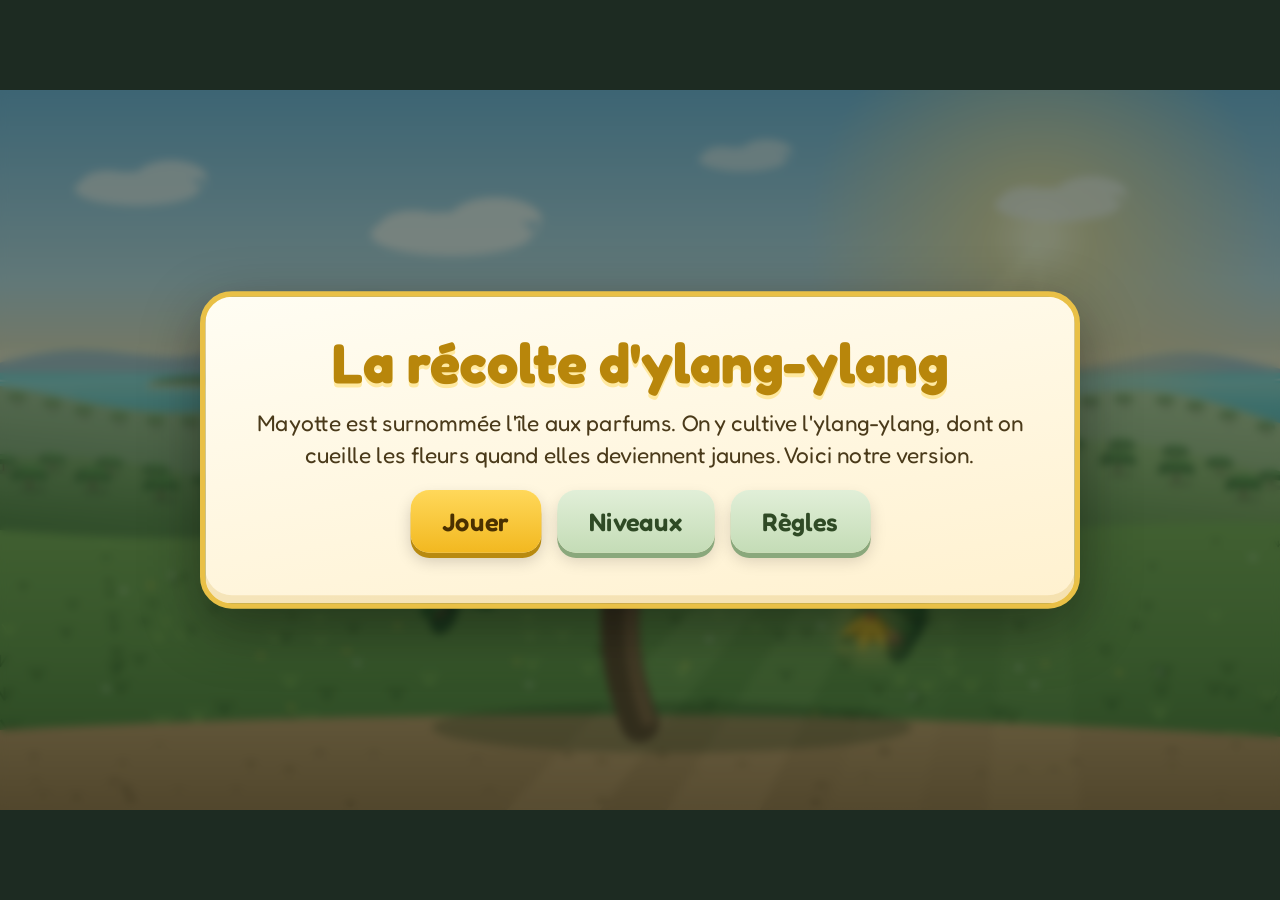
<file: jeux/games/ylang-ylang/index.html>
<!DOCTYPE html>
<html lang="fr">
<head>
<meta charset="utf-8">
<meta name="viewport" content="width=device-width,initial-scale=1,maximum-scale=1,user-scalable=no">
<title>La récolte d'ylang-ylang</title>
<link href="https://fonts.googleapis.com/css2?family=Fredoka:wght@400;500;600;700&display=swap" rel="stylesheet">
<style>
  *{box-sizing:border-box;-webkit-tap-highlight-color:transparent}
  html,body{margin:0;height:100%;background:#1d2b22;overflow:hidden;font-family:'Fredoka',sans-serif;touch-action:none;user-select:none;-webkit-user-select:none;overscroll-behavior:none}
  #stage{position:absolute;left:0;top:0;width:960px;height:540px;transform-origin:0 0;overflow:hidden}
  canvas{position:absolute;left:0;top:0;width:960px;height:540px;display:block}
  /* Les écrans apparaissent en fondu */
  .ov{position:absolute;inset:0;display:flex;align-items:center;justify-content:center;background:rgba(20,35,25,.55);backdrop-filter:blur(3px);opacity:0;pointer-events:none;transition:opacity .3s}
  .ov.on{opacity:1;pointer-events:auto}
  .ov .card{transform:scale(.92) translateY(10px);transition:transform .3s cubic-bezier(.2,1.4,.4,1)}
  .ov.on .card{transform:none}
  .card{background:linear-gradient(170deg,#fffdf3,#fff1cf);border-radius:24px;padding:24px 32px;max-width:660px;text-align:center;color:#4a3a1a;box-shadow:0 14px 44px rgba(0,0,0,.4),inset 0 -6px 0 rgba(200,150,30,.18);border:4px solid #e9c046}
  h1{margin:0 0 6px;font-size:42px;color:#b8860b;text-shadow:0 3px 0 #ffe9a0}
  h2{margin:0 0 10px;font-size:30px;color:#b8860b}
  p{margin:8px 0;font-size:17px;line-height:1.4}
  button{font-family:inherit;font-size:19px;font-weight:600;border:0;border-radius:14px;padding:12px 24px;margin:6px;cursor:pointer;background:linear-gradient(#ffd85a,#f2b820);color:#4a3000;box-shadow:0 4px 0 #b88a10,0 6px 12px rgba(0,0,0,.18);transition:transform .08s}
  button:hover{transform:translateY(-2px)}
  button:active{transform:translateY(2px);box-shadow:0 2px 0 #b88a10}
  button.sec{background:linear-gradient(#e1efd8,#c4dcb6);color:#2f4a25;box-shadow:0 4px 0 #8aa87c,0 6px 12px rgba(0,0,0,.15)}
  button:disabled{background:#ccc;color:#888;box-shadow:0 4px 0 #999;cursor:default;transform:none}
  .grid{display:grid;grid-template-columns:repeat(3,1fr);gap:10px;margin:10px 0}
  .grid button{margin:0;font-size:16px;padding:12px 6px}
  .stars{color:#e0a800;font-size:18px;display:block}
  ul{text-align:left;font-size:16px;margin:6px 0;padding-left:22px}
  li{margin:4px 0}
  .big{font-size:24px;font-weight:600}
  .sw{display:inline-block;width:14px;height:14px;border-radius:50%;vertical-align:-2px;margin:0 3px;border:1px solid rgba(0,0,0,.2)}
  /* Boutons pause / son pendant la partie (gros pour le tactile) */
  #hudBtns{position:absolute;right:12px;top:64px;display:none;gap:8px}
  #hudBtns.on{display:flex}
  .round{width:48px;height:48px;border-radius:50%;padding:0;margin:0;font-size:20px;background:rgba(255,248,230,.92);color:#4a3a1a;box-shadow:0 3px 0 rgba(0,0,0,.25)}
  /* Bulle du tutoriel */
  #tuto{position:absolute;left:50%;top:104px;transform:translateX(-50%);width:560px;background:#fffbe9;border:3px solid #e9c046;border-radius:18px;padding:12px 18px;color:#4a3a1a;text-align:center;box-shadow:0 8px 24px rgba(0,0,0,.3);display:none;animation:pop .35s}
  #tuto.on{display:block}
  #tuto p{margin:4px 0 8px;font-size:18px}
  #tuto button{font-size:16px;padding:8px 16px;margin:2px 4px}
  @keyframes pop{from{transform:translateX(-50%) scale(.8);opacity:0}to{transform:translateX(-50%) scale(1);opacity:1}}
</style>
</head>
<body>
<div id="stage">
  <canvas id="cv"></canvas>

  <!-- Boutons pendant la partie -->
  <div id="hudBtns"><button class="round" id="bMute" title="Son (M)">♪</button><button class="round" id="bPause" title="Pause (Échap / P)">II</button></div>

  <!-- Bulle du tutoriel (première partie) -->
  <div id="tuto"><p id="tutoText"></p><button id="tutoNext">Suivant</button><button class="sec" id="tutoSkip">Passer</button></div>

  <!-- Menu principal -->
  <div class="ov on" id="ovMenu"><div class="card">
    <h1>La récolte d'ylang-ylang</h1>
    <p>Mayotte est surnommée l'île aux parfums. On y cultive l'ylang-ylang, dont on cueille les fleurs quand elles deviennent jaunes. Voici notre version.</p>
    <button id="bPlay">Jouer</button><button class="sec" id="bLevels">Niveaux</button><button class="sec" id="bRules">Règles</button>
    <p id="menuBest" style="font-size:15px"></p>
  </div></div>

  <!-- Choix des niveaux -->
  <div class="ov" id="ovLevels"><div class="card">
    <h2>Niveaux</h2>
    <div class="grid" id="lvGrid"></div>
    <button id="bInf">Mode infini</button><button class="sec" data-back>Retour</button>
  </div></div>

  <!-- Règles -->
  <div class="ov" id="ovRules"><div class="card">
    <h2>Règles</h2>
    <p>Mayotte est surnommée l'île aux parfums. On y cultive l'ylang-ylang, dont on cueille les fleurs quand elles deviennent jaunes. Voici notre version.</p>
    <ul>
      <li>Clique (ou touche) les fleurs pour les cueillir. Elles passent du <span class="sw" style="background:#78aa46"></span><b>vert</b> au <span class="sw" style="background:#e1e678"></span><b>jaune clair</b>, puis au <span class="sw" style="background:#f5c31e"></span><b>jaune doré</b> (parfait !), puis au <span class="sw" style="background:#82552a"></span><b>brun</b> (perdu).</li>
      <li>Une fleur <b>verte</b> ou <b>brune</b> cueillie fait <b>perdre</b> des fleurs du panier : regarde bien la couleur !</li>
      <li>Les cueillettes dorées à la suite forment un <b>combo</b>.</li>
      <li>Les fleurs qui tombent : attrape-les avec le <b>panier</b> (il suit la souris / ton doigt).</li>
      <li>Ne clique pas sur les <b>abeilles</b> : piqûre = du temps perdu.</li>
      <li>Atteins l'objectif en kg avant la fin de la journée, puis porte le panier à l'alambic sans renverser (garde-le droit avec la souris, le doigt ou ← →).</li>
      <li>Échap / P : pause — M : son.</li>
    </ul>
    <button class="sec" data-back>Retour</button>
  </div></div>

  <!-- Pause -->
  <div class="ov" id="ovPause"><div class="card">
    <h2>Pause</h2>
    <button id="bResume">Reprendre</button><button class="sec" id="bRestart">Recommencer</button><button class="sec" id="bQuit">Menu</button>
  </div></div>

  <!-- Fin de niveau -->
  <div class="ov" id="ovEnd"><div class="card">
    <h2 id="endTitle"></h2>
    <div id="endText"></div>
    <div id="endBtns"></div>
  </div></div>
</div>

<script>
// =============================================================
//  La récolte d'ylang-ylang — jeu en un seul fichier
// =============================================================

const W = 960, H = 540;          // taille virtuelle du jeu
const cv = document.getElementById('cv');
const ctx = cv.getContext('2d');
const stage = document.getElementById('stage');
let S = 1, DPR = 1;              // échelle écran et densité de pixels

// ---------- Mise à l'échelle de la scène ----------
function resize() {
  S = Math.min(innerWidth / W, innerHeight / H) || 1;
  DPR = Math.min(window.devicePixelRatio || 1, 2);
  stage.style.transform = 'scale(' + S + ')';
  stage.style.left = ((innerWidth - W * S) / 2) + 'px';
  stage.style.top = ((innerHeight - H * S) / 2) + 'px';
  cv.width = Math.round(W * S * DPR);
  cv.height = Math.round(H * S * DPR);
  ctx.setTransform(S * DPR, 0, 0, S * DPR, 0, 0);
}
addEventListener('resize', resize);
resize();

// ---------- Petits outils ----------
const rand = (a, b) => a + Math.random() * (b - a);
const clamp = (v, a, b) => Math.max(a, Math.min(b, v));
const lerp = (a, b, t) => a + (b - a) * t;
function mixColor(c1, c2, t) { // mélange deux couleurs [r,g,b]
  return [lerp(c1[0], c2[0], t), lerp(c1[1], c2[1], t), lerp(c1[2], c2[2], t)];
}
const rgb = c => 'rgb(' + (c[0] | 0) + ',' + (c[1] | 0) + ',' + (c[2] | 0) + ')';
const rgba = (c, a) => 'rgba(' + (c[0] | 0) + ',' + (c[1] | 0) + ',' + (c[2] | 0) + ',' + a + ')';
// Générateur aléatoire « à graine » : le décor reste identique d'une partie à l'autre
function seeded(seed) { let s = seed; return () => { s = (s * 9301 + 49297) % 233280; return s / 233280; }; }

// ---------- Les niveaux ----------
// trees : nombre d'arbres, time : durée de la journée (s), target : kg à atteindre
// ripen : vitesse de maturation, spawn : fleurs par seconde, wind/rain/bees : difficultés
const LEVELS = [
  { name: 'Matin calme',      trees: 1, time: 60, target: 1.5, ripen: 0.10, spawn: 1.1, wind: 0,    rain: false, bees: 0, stars: [150, 260, 380] },
  { name: "Plus d'arbres",    trees: 2, time: 60, target: 2.5, ripen: 0.12, spawn: 1.8, wind: 0,    rain: false, bees: 1, stars: [250, 420, 600] },
  { name: 'Le vent',          trees: 2, time: 65, target: 2.8, ripen: 0.12, spawn: 1.9, wind: 0.35, rain: false, bees: 1, stars: [280, 470, 660] },
  { name: 'La pluie',         trees: 2, time: 65, target: 3.0, ripen: 0.15, spawn: 2.0, wind: 0.2,  rain: true,  bees: 1, stars: [300, 500, 700] },
  { name: 'Les abeilles',     trees: 2, time: 70, target: 3.2, ripen: 0.14, spawn: 2.1, wind: 0.1,  rain: false, bees: 4, stars: [320, 540, 760] },
  { name: 'La grande récolte',trees: 3, time: 80, target: 4.5, ripen: 0.16, spawn: 2.8, wind: 0.3,  rain: false, bees: 3, stars: [450, 750, 1050] },
];
const INFINITE = { name: 'Mode infini', trees: 3, time: 45, target: 0, ripen: 0.13, spawn: 2.0, wind: 0.15, rain: false, bees: 2, stars: [0, 0, 0] };

// Poids gagnés / perdus selon la maturité (la maturité compte vraiment !)
const KG_PERFECT = 0.1, KG_LIGHT = 0.04, KG_GREEN = -0.05, KG_FADED = -0.03;

// ---------- Sauvegarde ----------
let save = { unlocked: 1, levels: {}, best: 0, muted: false };
try { const s = JSON.parse(localStorage.getItem('ylang-v1')); if (s) save = Object.assign(save, s); } catch (e) {}
if (!save.levels) save.levels = {};
function writeSave() { try { localStorage.setItem('ylang-v1', JSON.stringify(save)); } catch (e) {} }
// Le tutoriel vu est noté dans une clé à part (le format de 'ylang-v1' ne change pas)
const TUTO_KEY = 'ylang-v1-tuto';
let tutoDone = false;
try { tutoDone = localStorage.getItem(TUTO_KEY) === '1'; } catch (e) {}

// ---------- Sons (WebAudio) ----------
let AC = null;
function audio() {
  if (!AC) { try { AC = new (window.AudioContext || window.webkitAudioContext)(); } catch (e) {} }
  if (AC && AC.state === 'suspended') AC.resume();
  return AC;
}
function tone(freq, dur, type, vol, slide, delay) {
  if (save.muted || !AC) return;
  const a = AC, t0 = a.currentTime + (delay || 0);
  const o = a.createOscillator(), g = a.createGain();
  o.type = type || 'sine';
  o.frequency.setValueAtTime(freq, t0);
  if (slide) o.frequency.exponentialRampToValueAtTime(slide, t0 + dur);
  g.gain.setValueAtTime(0.0001, t0);
  g.gain.exponentialRampToValueAtTime(vol || 0.15, t0 + 0.015);
  g.gain.exponentialRampToValueAtTime(0.0001, t0 + dur);
  o.connect(g); g.connect(a.destination);
  o.start(t0); o.stop(t0 + dur + 0.05);
}
const SFX = {
  pick:    () => tone(520, 0.12, 'triangle', 0.15, 700),
  perfect: () => { tone(880, 0.25, 'sine', 0.13); tone(1320, 0.3, 'sine', 0.1, 0, 0.07); },
  combo:   n => tone(600 + n * 80, 0.2, 'square', 0.06, 900 + n * 80),
  bad:     () => tone(220, 0.25, 'sawtooth', 0.08, 140),
  buzz:    () => tone(180, 0.4, 'sawtooth', 0.1, 120),
  catch:   () => tone(400, 0.1, 'triangle', 0.12, 600),
  click:   () => tone(660, 0.07, 'square', 0.04),
  win:     () => [523, 659, 784, 1046, 1318].forEach((f, i) => tone(f, 0.32, 'triangle', 0.12, 0, i * 0.12)),
  lose:    () => [400, 330, 260].forEach((f, i) => tone(f, 0.3, 'triangle', 0.1, 0, i * 0.15)),
};
// Musique de fond très douce : petite mélodie pentatonique, seulement pendant la partie
const MELODY = [523, 587, 659, 784, 880, 784, 659, 587, 523, 659, 784, 1046, 880, 784, 659, 587];
const BASS = [131, 131, 196, 196, 147, 147, 196, 196];
let musicStep = 0;
setInterval(() => {
  if (!AC || save.muted || state.paused || !(state.screen === 'play' || state.screen === 'bonus')) return;
  if (musicStep % 2 === 0 || Math.random() < 0.5) tone(MELODY[musicStep % MELODY.length], 0.5, 'sine', 0.028);
  if (musicStep % 4 === 0) tone(BASS[(musicStep / 4 | 0) % BASS.length], 1.2, 'triangle', 0.035);
  musicStep++;
}, 320);

// ---------- État du jeu ----------
let state = { screen: 'menu', paused: false };

// Construit un arbre d'ylang-ylang : tronc bas et branches tordues qui retombent
function makeTree(x, scale) {
  const tree = { x: x, scale: scale, branches: [] };
  const baseY = 470;
  const trunkTop = baseY - 120 * scale;
  tree.trunkTop = trunkTop;
  const n = 5;
  for (let i = 0; i < n; i++) {
    const dir = i % 2 === 0 ? -1 : 1;
    const sy = trunkTop + rand(-10, 30) * scale;
    const len = rand(120, 170) * scale;
    // Branche : courbe qui monte puis retombe (forme typique taillée basse)
    const p0 = { x: x + rand(-8, 8), y: sy };
    const p1 = { x: x + dir * len * 0.5, y: sy - rand(60, 100) * scale };
    const p2 = { x: x + dir * len, y: sy + rand(10, 50) * scale };
    tree.branches.push({ p0, p1, p2 });
  }
  return tree;
}
function bezier(b, t) {
  const u = 1 - t;
  return { x: u * u * b.p0.x + 2 * u * t * b.p1.x + t * t * b.p2.x,
           y: u * u * b.p0.y + 2 * u * t * b.p1.y + t * t * b.p2.y };
}

// Démarre un niveau (i = 0..5, ou -1 pour le mode infini)
function startLevel(i) {
  audio();
  hideAll();
  i = (i | 0); if (i >= LEVELS.length) i = LEVELS.length - 1;
  const L = i < 0 ? INFINITE : LEVELS[i];
  const trees = [];
  const xs = L.trees === 1 ? [480] : L.trees === 2 ? [300, 660] : [200, 480, 760];
  xs.forEach(x => trees.push(makeTree(x, L.trees === 1 ? 1.25 : L.trees === 2 ? 1.05 : 0.9)));
  state = {
    screen: 'play', paused: false, levelIndex: i, L: L,
    time: L.time, kg: 0, score: 0, combo: 0, bestCombo: 0, perfects: 0, misses: 0,
    trees: trees, flowers: [], bees: [], falling: [], particles: [], texts: [], drops: [], confetti: [],
    spawnT: 0.3, basketX: 480, pointer: { x: 480, y: 300 }, stingT: 0, windT: 0, t: 0,
    nextId: 1, bonus: null, fade: 1, big: null, kgFlash: 0, tuto: null,
  };
  for (let k = 0; k < 4; k++) spawnFlower(true);
  for (let k = 0; k < L.bees; k++) spawnBee();
  // Tutoriel interactif la toute première fois (niveau 1)
  if (i === 0 && !tutoDone) startTuto(); else hideTuto();
  $('hudBtns').classList.add('on');
}

// Fait éclore une fleur sur une branche au hasard
function spawnFlower(initial) {
  const tr = state.trees[(Math.random() * state.trees.length) | 0];
  const b = tr.branches[(Math.random() * tr.branches.length) | 0];
  const p = bezier(b, rand(0.3, 1));
  // évite deux fleurs collées
  for (const f of state.flowers) if (Math.hypot(f.x - p.x, f.y - p.y) < 26) return;
  state.flowers.push({ id: state.nextId++, x: p.x, y: p.y + 10, ripe: initial ? rand(0.1, 0.5) : 0, grow: 0,
    speed: state.L.ripen * rand(0.8, 1.2), rot: rand(-0.4, 0.4), sway: rand(0, 6.28) });
}
function spawnBee() {
  state.bees.push({ x: rand(100, 860), y: rand(120, 380), vx: rand(-60, 60), vy: rand(-30, 30), t: rand(0, 10) });
}

// Stade de maturité : 0 vert, 1 jaune clair, 2 doré (parfait), 3 brun
function stage_(r) { return r < 0.45 ? 0 : r < 0.68 ? 1 : r < 0.88 ? 2 : 3; }
function flowerColor(r) {
  const G = [120, 170, 70], LY = [225, 230, 120], GO = [245, 195, 30], BR = [130, 85, 40];
  if (r < 0.45) return mixColor(G, LY, r / 0.45 * 0.4);
  if (r < 0.68) return mixColor(G, LY, 0.4 + (r - 0.45) / 0.23 * 0.6);
  if (r < 0.88) return mixColor(LY, GO, Math.min(1, (r - 0.68) / 0.08));
  return mixColor(GO, BR, Math.min(1, (r - 0.88) / 0.08));
}

// Retire du poids au panier (fleur mal choisie)
function loseKg(v) { state.kg = Math.max(0, state.kg + v); state.kgFlash = 0.6; }

// Messages d'encouragement selon le combo
const CHEERS = { 3: 'Bien joué !', 6: 'Super !', 10: 'Magnifique !', 15: 'Incroyable !', 20: 'Reine de la récolte !' };

// Donne les points et le poids d'une fleur selon son stade
function harvest(f, x, y, caught) {
  const st = stage_(f.ripe);
  if (st === 0) { // trop verte : on perd des fleurs et le combo
    state.combo = 0; state.misses++; loseKg(KG_GREEN); state.score = Math.max(0, state.score - 5); SFX.bad();
    addText(x, y, 'Trop verte ! −' + Math.abs(KG_GREEN) + ' kg', '#9fe07a'); puff(x, y, '#6f9e45');
    return false;
  }
  if (st === 3) {
    state.combo = 0; state.misses++; loseKg(KG_FADED); SFX.bad();
    addText(x, y, 'Fanée… −' + Math.abs(KG_FADED) + ' kg', '#c89060'); puff(x, y, '#8a5a2a');
    return false;
  }
  if (st === 2) {
    state.combo++; state.perfects++;
    state.bestCombo = Math.max(state.bestCombo, state.combo);
    const pts = 20 * Math.min(5, 1 + Math.floor(state.combo / 3));
    state.score += pts; state.kg += KG_PERFECT;
    SFX.perfect(); if (state.combo >= 3 && state.combo % 3 === 0) SFX.combo(state.combo / 3);
    addText(x, y, 'Parfait ! +' + pts + (state.combo > 1 ? '  x' + state.combo : ''), '#ffd23a');
    burst(x, y, '#ffe27a', 16); sparkle(x, y);
    if (CHEERS[state.combo]) state.big = { s: CHEERS[state.combo], t: 1.4 };
    if (state.levelIndex < 0) state.time += 0.6; // mode infini : bonus de temps
    if (state.tuto && state.tuto.step === 1) tutoAdvance();
  } else {
    state.combo = 0; state.score += 8; state.kg += KG_LIGHT;
    SFX.pick(); addText(x, y, '+8  (presque mûre)', '#f4f0a0'); burst(x, y, '#f4f0a0', 6);
  }
  if (caught) SFX.catch();
  return true;
}

// Cueille une fleur (objet ou id) — fonction pratique pour les tests
function pickFlower(f) {
  if (typeof f === 'number') f = state.flowers.find(o => o.id === f);
  if (!f || state.screen !== 'play') return false;
  const ok = harvest(f, f.x, f.y, false);
  const k = state.flowers.indexOf(f); if (k >= 0) state.flowers.splice(k, 1);
  return ok;
}

// Clic / toucher dans le monde du jeu
function clickAt(x, y) {
  if (state.screen !== 'play' || state.paused) return;
  // les abeilles d'abord : piqûre !
  for (const b of state.bees) {
    if (Math.hypot(b.x - x, b.y - y) < 22) {
      state.time = Math.max(0, state.time - 5); state.combo = 0; state.stingT = 0.6;
      SFX.buzz(); addText(x, y, 'Aïe ! −5 s', '#ff6a4a'); return;
    }
  }
  // zone de toucher généreuse pour les petits doigts
  let best = null, bd = 34;
  for (const f of state.flowers) {
    const d = Math.hypot(f.x - x, f.y + 8 - y);
    if (d < bd) { bd = d; best = f; }
  }
  if (best) pickFlower(best);
  else state.particles.push({ x, y, vx: 0, vy: 0, t: 0.35, c: 'ring' }); // petit cercle de clic
}

function addText(x, y, s, c) { state.texts.push({ x, y, s, c, t: 1.2 }); }
function burst(x, y, c, n) {
  for (let i = 0; i < n; i++) state.particles.push({ x, y, vx: rand(-90, 90), vy: rand(-130, 20), t: rand(0.5, 1), c });
}
function puff(x, y, c) { for (let i = 0; i < 6; i++) state.particles.push({ x, y, vx: rand(-40, 40), vy: rand(-20, 40), t: rand(0.4, 0.8), c }); }
// petites étoiles qui s'envolent vers le compteur de kg
function sparkle(x, y) { for (let i = 0; i < 5; i++) state.particles.push({ x, y, vx: (640 - x) * rand(0.6, 1), vy: (33 - y) * rand(0.6, 1) - 60, t: 0.9, c: 'star', g: 0 }); }

// ---------- Mise à jour (60 fois par seconde) ----------
function tick(dt) {
  state.t = (state.t || 0) + dt;
  if (state.paused) return;               // rien ne bouge en pause
  if (state.screen === 'play') updatePlay(dt);
  else if (state.screen === 'bonus') updateBonus(dt);
  else if (state.screen === 'end' && state.particles) { updateFx(dt); updateConfetti(dt); }
}

function updatePlay(dt) {
  const L = state.L;
  // le chrono s'arrête pendant le tutoriel
  if (!state.tuto) state.time -= dt;
  if (state.stingT > 0) state.stingT -= dt;
  if (state.fade > 0) state.fade = Math.max(0, state.fade - dt * 2);
  if (state.kgFlash > 0) state.kgFlash -= dt;
  if (state.big) { state.big.t -= dt; if (state.big.t <= 0) state.big = null; }
  // mode infini : ça accélère petit à petit
  const diff = state.levelIndex < 0 ? 1 + state.t / 90 : 1;

  // nouvelles fleurs
  state.spawnT -= dt;
  if (state.spawnT <= 0 && state.flowers.length < 16 + state.trees.length * 4) {
    spawnFlower(false); state.spawnT = 1 / (L.spawn * diff) * rand(0.6, 1.4);
  }
  // le vent souffle par rafales
  state.windT += dt;
  const gust = L.wind * Math.max(0, Math.sin(state.windT * 0.7));
  state.gust = gust;
  // maturation des fleurs
  for (let i = state.flowers.length - 1; i >= 0; i--) {
    const f = state.flowers[i];
    f.grow = Math.min(1, f.grow + dt * 2);
    f.ripe += f.speed * dt * diff * (L.rain ? 1.15 : 1);
    f.sway += dt * (1.5 + gust * 6);
    // fleurs mûres qui tombent avec le vent ou la pluie
    const fallChance = (gust * 0.25 + (L.rain ? 0.05 : 0)) * dt;
    if (f.ripe > 0.5 && Math.random() < fallChance) {
      state.falling.push({ x: f.x, y: f.y, vx: gust * 80 * (Math.random() < .5 ? -1 : 1), vy: 0, ripe: f.ripe, rot: 0 });
      state.flowers.splice(i, 1); continue;
    }
    if (f.ripe > 1.05) { // fanée, elle tombe au sol
      for (let k = 0; k < 4; k++) state.particles.push({ x: f.x, y: f.y, vx: rand(-20, 20), vy: rand(0, 40), t: 1.2, c: '#8a5a2a' });
      state.flowers.splice(i, 1);
    }
  }
  // fleurs qui tombent : le panier les attrape
  state.basketX = lerp(state.basketX, clamp(state.pointer.x, 60, 900), Math.min(1, dt * 12));
  for (let i = state.falling.length - 1; i >= 0; i--) {
    const f = state.falling[i];
    f.vy += 260 * dt; f.x += f.vx * dt; f.y += f.vy * dt; f.rot += dt * 3;
    f.ripe += 0.02 * dt;
    if (f.y > 475 && f.y < 505 && Math.abs(f.x - state.basketX) < 52) {
      harvest(f, f.x, f.y - 20, true); state.falling.splice(i, 1);
    } else if (f.y > 540) state.falling.splice(i, 1);
  }
  // abeilles
  for (const b of state.bees) {
    b.t += dt;
    b.vx += rand(-120, 120) * dt; b.vy += rand(-120, 120) * dt;
    b.vx = clamp(b.vx, -90, 90); b.vy = clamp(b.vy, -60, 60);
    // elles aiment tourner autour des fleurs
    const f = state.flowers[(b.t * 0.3 | 0) % Math.max(1, state.flowers.length)];
    if (f) { b.vx += (f.x - b.x) * dt * 0.6; b.vy += (f.y - b.y) * dt * 0.6; }
    b.x = clamp(b.x + b.vx * dt, 40, 920); b.y = clamp(b.y + b.vy * dt, 90, 430);
  }
  if (state.levelIndex < 0 && state.bees.length < 2 + Math.floor(state.t / 30)) spawnBee();
  // pluie
  if (L.rain) for (let k = 0; k < 3; k++) state.drops.push({ x: rand(0, 1000), y: -10, v: rand(500, 700) });
  for (let i = state.drops.length - 1; i >= 0; i--) { const d = state.drops[i]; d.y += d.v * dt; d.x -= 80 * dt; if (d.y > 540) state.drops.splice(i, 1); }
  // pétales portés par le vent (décor)
  if (Math.random() < dt * (0.6 + gust * 6)) state.particles.push({ x: -10, y: rand(120, 420), vx: rand(60, 140) + gust * 200, vy: rand(-10, 20), t: 4, c: 'petal', g: 0 });
  updateFx(dt);
  if (state.time <= 0) { state.time = 0; endDay(); }
}

function updateFx(dt) {
  for (let i = state.particles.length - 1; i >= 0; i--) {
    const p = state.particles[i]; p.t -= dt;
    const g = p.g === undefined ? 200 : p.g;
    p.vy += g * dt; p.x += p.vx * dt; p.y += p.vy * dt;
    if (p.c === 'petal') p.vy += Math.sin(state.t * 3 + p.x * 0.02) * 20 * dt;
    if (p.t <= 0 || p.x > W + 20) state.particles.splice(i, 1);
  }
  for (let i = state.texts.length - 1; i >= 0; i--) { const t = state.texts[i]; t.t -= dt; t.y -= 30 * dt; if (t.t <= 0) state.texts.splice(i, 1); }
}

// Confettis de fête (écran de fin réussi)
function launchConfetti() {
  const cols = ['#ffd23a', '#f5c51e', '#ffffff', '#9fd18a', '#ff9f6a'];
  for (let i = 0; i < 110; i++) state.confetti.push({ x: rand(0, W), y: rand(-300, -10), vx: rand(-30, 30), vy: rand(60, 160), r: rand(0, 6), vr: rand(-6, 6), c: cols[i % cols.length] });
}
function updateConfetti(dt) {
  for (const c of state.confetti) { c.x += c.vx * dt; c.y += c.vy * dt; c.r += c.vr * dt; }
  state.confetti = state.confetti.filter(c => c.y < H + 20);
}

// Fin de la journée : objectif atteint → phase bonus, sinon échec
function endDay() {
  if (state.screen !== 'play') return;
  hideTuto();
  if (state.levelIndex >= 0 && state.kg + 1e-6 < state.L.target) { finish(false); return; }
  state.screen = 'bonus';
  state.bonus = { dist: 0, tilt: 0, vel: 0, spilled: 0, push: 0, keys: 0 };
  state.pointer = { x: 480, y: 300 };   // on repart le panier bien droit
  state.big = { s: "En route vers l'alambic !", t: 1.6 };
}

// ---------- Phase bonus : porter le panier à l'alambic ----------
function updateBonus(dt) {
  const B = state.bonus;
  B.dist += dt / 9;                         // 9 secondes de marche
  // le panier penche tout seul (chemin cahoteux)
  B.vel += (Math.sin(state.t * 2.3) * 0.9 + rand(-1.6, 1.6) + B.tilt * 1.4) * dt;
  // le joueur corrige : la souris / le doigt (gauche/droite du centre) ou les flèches
  const ctrl = B.keys !== 0 ? B.keys : clamp((state.pointer.x - 480) / 200, -1, 1);
  B.vel -= ctrl * 3.2 * dt;
  B.vel *= 0.985;
  B.tilt = clamp(B.tilt + B.vel * dt, -1, 1);
  if (Math.abs(B.tilt) > 0.6) {
    B.spilled = Math.min(1, B.spilled + dt * 0.12);
    if (Math.random() < dt * 20) state.particles.push({ x: 120 + B.dist * 560 + B.tilt * 60, y: 340, vx: B.tilt * 80, vy: -40, t: 1, c: '#ffd23a' });
  }
  if (Math.abs(B.tilt) >= 1) B.vel *= -0.3;
  if (state.big) { state.big.t -= dt; if (state.big.t <= 0) state.big = null; }
  updateFx(dt);
  if (B.dist >= 1) finish(true);
}

// Calcule le résultat, les étoiles et affiche l'écran de fin
function finish(success) {
  if (state.screen === 'end') return;     // évite un double appel
  state.screen = 'end'; state.paused = false;
  hideTuto(); $('hudBtns').classList.remove('on');
  const i = state.levelIndex;
  let bonusPts = 0;
  if (success && state.bonus) {
    bonusPts = Math.round(150 * (1 - state.bonus.spilled));
    state.score += bonusPts;
  }
  let stars = 0;
  if (success && i >= 0) {
    const th = state.L.stars;
    stars = state.score >= th[2] ? 3 : state.score >= th[1] ? 2 : 1;
    const prev = (save.levels[i] && save.levels[i].stars) || 0;
    save.levels[i] = { stars: Math.max(prev, stars) };
    if (i + 2 > save.unlocked) save.unlocked = Math.min(LEVELS.length, i + 2);
  }
  let record = false;
  if (i < 0 && state.score > save.best) { save.best = state.score; record = true; }
  writeSave();
  success ? SFX.win() : SFX.lose();
  if (state.confetti && success) launchConfetti();

  const title = i < 0 ? 'Fin de la journée' : success ? (stars === 3 ? 'Récolte parfaite !' : 'Récolte réussie !') : 'Objectif manqué…';
  let html = '<p class="big">Score : ' + state.score + '</p>';
  html += '<p>Fleurs : ' + state.kg.toFixed(2) + ' kg' + (i >= 0 ? ' / objectif ' + state.L.target + ' kg' : '') + '</p>';
  html += '<p>Cueillettes parfaites : ' + state.perfects + ' — meilleur combo : x' + state.bestCombo + '</p>';
  if (state.misses) html += '<p>Fleurs vertes ou fanées cueillies : ' + state.misses + '</p>';
  if (success && state.bonus) html += '<p>Bonus alambic : +' + bonusPts + ' (' + Math.round((1 - state.bonus.spilled) * 100) + ' % livré)</p>';
  if (i >= 0 && success) html += '<p style="font-size:38px;color:#e0a800;margin:4px">' + '★'.repeat(stars) + '<span style="color:#d8cfb5">' + '★'.repeat(3 - stars) + '</span></p>';
  if (i >= 0 && success && stars < 3) html += '<p style="font-size:15px">Prochaine étoile à ' + state.L.stars[stars] + ' points.</p>';
  if (i >= 0 && !success) html += '<p style="font-size:15px">Astuce : attends que la fleur devienne <b>dorée</b> (elle brille) avant de la cueillir.</p>';
  if (i < 0) html += '<p>' + (record ? 'Nouveau record ! ' : 'Record : ') + save.best + '</p>';
  document.getElementById('endTitle').textContent = title;
  document.getElementById('endText').innerHTML = html;
  const btns = document.getElementById('endBtns'); btns.innerHTML = '';
  const mk = (txt, fn, sec) => { const b = document.createElement('button'); b.textContent = txt; if (sec) b.className = 'sec'; b.onclick = () => { SFX.click(); fn(); }; btns.appendChild(b); };
  if (success && i >= 0 && i < LEVELS.length - 1) mk('Niveau suivant', () => startLevel(i + 1));
  mk('Rejouer', () => startLevel(i), success && i >= 0 && i < LEVELS.length - 1);
  mk('Menu', showMenu, true);
  // petit délai pour laisser voir la fin de l'action
  setTimeout(() => { if (state.screen === 'end') show('ovEnd'); }, success ? 500 : 300);
}

// =============================================================
//  DESSIN
// =============================================================

// --- Décor pré-dessiné (plus rapide) : arrière-plan et premier plan ---
const bgBack = document.createElement('canvas'), bgFront = document.createElement('canvas');
bgBack.width = bgFront.width = W * 2; bgBack.height = bgFront.height = H * 2;
let bgBuiltFor = null;

// Colline au profil doux (somme de sinus), remplie d'un dégradé éclairé par le soleil (à droite)
function hillShape(b, base, amp, f1, ph, top, bot) {
  b.beginPath(); b.moveTo(0, H);
  for (let x = 0; x <= W; x += 8) b.lineTo(x, base - amp * (0.6 + 0.4 * Math.sin(x * f1 + ph)) - amp * 0.3 * Math.sin(x * f1 * 2.3 + ph * 2));
  b.lineTo(W, H); b.closePath();
  const g = b.createLinearGradient(0, base - amp, 0, base + 60);
  g.addColorStop(0, top); g.addColorStop(1, bot);
  b.fillStyle = g; b.fill();
  // lumière du soleil venant de la droite
  const l = b.createLinearGradient(0, 0, W, 0);
  l.addColorStop(0, 'rgba(0,30,10,.12)'); l.addColorStop(0.7, 'rgba(255,240,180,0)'); l.addColorStop(1, 'rgba(255,240,180,.16)');
  b.fillStyle = l; b.fill();
}
function hillY(base, amp, f1, ph, x) { return base - amp * (0.6 + 0.4 * Math.sin(x * f1 + ph)) - amp * 0.3 * Math.sin(x * f1 * 2.3 + ph * 2); }

// Petit arbre d'ylang-ylang lointain (rangées de la plantation)
function miniTree(b, x, y, s, col, shade) {
  b.fillStyle = 'rgba(0,0,0,.15)'; b.beginPath(); b.ellipse(x + 3 * s, y + 1, 12 * s, 3 * s, 0, 0, 7); b.fill();
  b.strokeStyle = '#5a4030'; b.lineWidth = 2 * s; b.beginPath(); b.moveTo(x, y); b.lineTo(x, y - 9 * s); b.stroke();
  // ramure en parapluie qui retombe
  b.fillStyle = shade; b.beginPath(); b.ellipse(x, y - 11 * s, 15 * s, 8 * s, 0, Math.PI, 0); b.lineTo(x + 15 * s, y - 6 * s); b.quadraticCurveTo(x, y - 9 * s, x - 15 * s, y - 6 * s); b.fill();
  b.fillStyle = col; b.beginPath(); b.ellipse(x + 2 * s, y - 13 * s, 11 * s, 6 * s, 0, Math.PI, 0); b.fill();
}

function buildBg(rain) {
  const r = seeded(7);
  // ===== Arrière-plan : ciel, montagne, lagon =====
  let b = bgBack.getContext('2d');
  b.setTransform(2, 0, 0, 2, 0, 0); b.clearRect(0, 0, W, H);
  const sky = b.createLinearGradient(0, 0, 0, 260);
  if (rain) { sky.addColorStop(0, '#7d8f9e'); sky.addColorStop(1, '#c3cdc9'); }
  else { sky.addColorStop(0, '#6fb6e4'); sky.addColorStop(0.55, '#bfe0ee'); sky.addColorStop(0.85, '#fbe3b4'); sky.addColorStop(1, '#ffe9c4'); }
  b.fillStyle = sky; b.fillRect(0, 0, W, H);
  // montagne lointaine (voile bleuté = profondeur)
  b.fillStyle = rain ? '#8d9ca4' : '#93b4c6';
  b.beginPath(); b.moveTo(0, 230);
  for (let x = 0; x <= W; x += 10) b.lineTo(x, 205 - 45 * Math.exp(-Math.pow((x - 300) / 140, 2)) - 25 * Math.exp(-Math.pow((x - 650) / 110, 2)) - 8 * Math.sin(x * 0.03));
  b.lineTo(W, 240); b.lineTo(0, 240); b.fill();
  b.fillStyle = 'rgba(255,255,255,.18)'; b.fillRect(0, 195, W, 40);
  // lagon turquoise
  const lag = b.createLinearGradient(0, 205, 0, 280);
  if (rain) { lag.addColorStop(0, '#7fb0b4'); lag.addColorStop(1, '#4f8f9a'); }
  else { lag.addColorStop(0, '#8fe0e0'); lag.addColorStop(0.4, '#4cc3cf'); lag.addColorStop(1, '#2a95ad'); }
  b.fillStyle = lag; b.fillRect(0, 212, W, 80);
  // barrière de corail (ligne d'écume au loin) et petit îlot
  b.strokeStyle = 'rgba(255,255,255,.55)'; b.lineWidth = 1.5;
  b.beginPath(); for (let x = 0; x <= W; x += 12) b.lineTo(x, 218 + Math.sin(x * 0.05) * 1.2); b.stroke();
  b.fillStyle = '#6f9a68'; b.beginPath(); b.ellipse(150, 222, 40, 7, 0, Math.PI, 0); b.fill();
  b.fillStyle = '#e8d8a8'; b.fillRect(110, 221, 80, 2);

  // ===== Premier plan : collines, plantation, sol =====
  b = bgFront.getContext('2d');
  b.setTransform(2, 0, 0, 2, 0, 0); b.clearRect(0, 0, W, H);
  hillShape(b, 262, 34, 0.009, 1.2, '#97c08a', '#6f9a62');
  // rangées d'arbres sur la colline du fond (petits = loin)
  for (let x = 10; x < W; x += 26) miniTree(b, x + r() * 6, hillY(262, 34, 0.009, 1.2, x) + 12, 0.45, '#5f9a4e', '#467a3a');
  hillShape(b, 300, 38, 0.007, 3.4, '#7fb064', '#4f7f3c');
  // deux rangées de plantation, de plus en plus grandes vers l'avant
  for (let row = 0; row < 2; row++) {
    const s = 0.65 + row * 0.25, dy = 10 + row * 14;
    for (let x = row * 18; x < W + 20; x += 38 + row * 10) miniTree(b, x + r() * 8, hillY(300, 38, 0.007, 3.4, x) + dy, s, row ? '#4f9040' : '#58964a', '#3a6e30');
  }
  // sol de la plantation
  const gr = b.createLinearGradient(0, 320, 0, H);
  gr.addColorStop(0, '#79ac52'); gr.addColorStop(0.5, '#5f9140'); gr.addColorStop(1, '#3d6a2c');
  b.fillStyle = gr; b.beginPath(); b.moveTo(0, 335);
  for (let x = 0; x <= W; x += 20) b.lineTo(x, 330 + Math.sin(x * 0.012) * 6);
  b.lineTo(W, H); b.lineTo(0, H); b.fill();
  // touffes d'herbe et petites fleurs au sol
  for (let i = 0; i < 160; i++) {
    const x = r() * W, y = 340 + r() * 190, s = 0.5 + (y - 340) / 190;
    b.strokeStyle = r() < 0.5 ? 'rgba(40,80,25,.55)' : 'rgba(150,200,90,.5)'; b.lineWidth = 1.4 * s;
    for (let j = -1; j <= 1; j++) { b.beginPath(); b.moveTo(x, y); b.quadraticCurveTo(x + j * 3 * s, y - 5 * s, x + j * 6 * s, y - 9 * s); b.stroke(); }
  }
  for (let i = 0; i < 30; i++) { b.fillStyle = r() < 0.5 ? 'rgba(245,210,70,.8)' : 'rgba(255,255,255,.7)'; b.beginPath(); b.arc(r() * W, 350 + r() * 120, 1.6, 0, 7); b.fill(); }
  // chemin de terre
  const pg = b.createLinearGradient(0, 460, 0, H);
  pg.addColorStop(0, '#c49a66'); pg.addColorStop(1, '#9d7347');
  b.fillStyle = pg;
  b.beginPath(); b.moveTo(0, 480); b.quadraticCurveTo(480, 455, 960, 485); b.lineTo(960, 540); b.lineTo(0, 540); b.fill();
  b.fillStyle = 'rgba(80,50,20,.25)';
  for (let i = 0; i < 40; i++) { b.beginPath(); b.ellipse(r() * W, 490 + r() * 45, 2 + r() * 3, 1 + r() * 2, 0, 0, 7); b.fill(); }
  // légère brume de lointain (perspective atmosphérique)
  const mist = b.createLinearGradient(0, 220, 0, 320);
  mist.addColorStop(0, rain ? 'rgba(200,210,210,.35)' : 'rgba(255,245,220,.25)'); mist.addColorStop(1, 'rgba(255,245,220,0)');
  b.fillStyle = mist; b.fillRect(0, 220, W, 100);
  bgBuiltFor = rain ? 'rain' : 'clear';
}

function drawBackground() {
  const rain = !!(state.L && state.L.rain);
  if (bgBuiltFor !== (rain ? 'rain' : 'clear')) buildBg(rain);
  const t = state.t || 0;
  ctx.drawImage(bgBack, 0, 0, W, H);
  // soleil levant et son halo
  if (!rain) {
    const pulse = 1 + Math.sin(t * 0.8) * 0.03;
    const g = ctx.createRadialGradient(780, 110, 10, 780, 110, 170 * pulse);
    g.addColorStop(0, 'rgba(255,250,215,1)'); g.addColorStop(0.18, 'rgba(255,232,160,.75)'); g.addColorStop(1, 'rgba(255,220,150,0)');
    ctx.fillStyle = g; ctx.fillRect(560, 0, 400, 300);
  }
  // nuages en couches (les plus lointains vont moins vite)
  for (let i = 0; i < 6; i++) {
    const sp = 5 + (i % 3) * 4, sc = 0.6 + (i % 3) * 0.25;
    const x = ((i * 230 + t * sp) % 1240) - 140, y = 40 + (i % 3) * 30 + i * 4;
    ctx.fillStyle = rain ? 'rgba(220,225,230,.75)' : 'rgba(255,255,255,' + (0.55 + (i % 3) * 0.12) + ')';
    ctx.beginPath();
    ctx.ellipse(x, y, 55 * sc, 15 * sc, 0, 0, 7); ctx.ellipse(x + 30 * sc, y - 9 * sc, 32 * sc, 16 * sc, 0, 0, 7); ctx.ellipse(x - 26 * sc, y - 4 * sc, 24 * sc, 12 * sc, 0, 0, 7);
    ctx.fill();
  }
  // reflets qui scintillent sur le lagon
  ctx.fillStyle = 'rgba(255,255,255,.7)';
  for (let i = 0; i < 26; i++) {
    const x = (i * 83 + t * (6 + i % 4)) % W, y = 224 + (i * 37 % 40);
    const a = Math.sin(t * 2.2 + i * 1.9);
    if (a > 0.3) { ctx.globalAlpha = (a - 0.3); ctx.fillRect(x, y, 10 + (i % 3) * 6, 1.3); }
  }
  ctx.globalAlpha = 1;
  ctx.drawImage(bgFront, 0, 0, W, H);
  // rayons de soleil très doux
  if (!rain) {
    ctx.save(); ctx.globalCompositeOperation = 'lighter';
    for (let i = 0; i < 4; i++) {
      const a = 0.035 + 0.02 * Math.sin(t * 0.6 + i * 1.7);
      ctx.fillStyle = 'rgba(255,240,190,' + a + ')';
      ctx.beginPath(); ctx.moveTo(780, 110); ctx.lineTo(380 + i * 120, 540); ctx.lineTo(450 + i * 120, 540); ctx.closePath(); ctx.fill();
    }
    ctx.restore();
  }
}

function drawTree(tr) {
  const sway = Math.sin((state.t || 0) * 0.8 + tr.x) * (2 + (state.gust || 0) * 10);
  const s = tr.scale;
  // ombre au sol
  ctx.fillStyle = 'rgba(20,40,10,.28)';
  ctx.beginPath(); ctx.ellipse(tr.x + 20 * s, 478, 150 * s, 16 * s, 0, 0, 7); ctx.fill();
  // feuillage arrière (plus sombre = profondeur)
  for (const b of tr.branches) {
    for (let k = 0.25; k <= 1; k += 0.15) {
      const p = bezier(b, k);
      ctx.fillStyle = '#244f22';
      ctx.beginPath(); ctx.ellipse(p.x + 4, p.y - 2, 9 * s, 17 * s, Math.sin(k * 13) * 0.6, 0, 7); ctx.fill();
    }
  }
  // tronc tordu (ombre + lumière)
  ctx.lineCap = 'round';
  ctx.strokeStyle = '#563a22'; ctx.lineWidth = 24 * s;
  ctx.beginPath(); ctx.moveTo(tr.x, 475); ctx.quadraticCurveTo(tr.x - 25 * s, (475 + tr.trunkTop) / 2, tr.x, tr.trunkTop); ctx.stroke();
  ctx.strokeStyle = '#7a5636'; ctx.lineWidth = 9 * s;
  ctx.beginPath(); ctx.moveTo(tr.x + 5 * s, 472); ctx.quadraticCurveTo(tr.x - 16 * s, (475 + tr.trunkTop) / 2, tr.x + 5 * s, tr.trunkTop + 4); ctx.stroke();
  // branches
  for (const b of tr.branches) {
    ctx.strokeStyle = '#5e4129'; ctx.lineWidth = 9 * s;
    ctx.beginPath(); ctx.moveTo(b.p0.x, b.p0.y); ctx.quadraticCurveTo(b.p1.x, b.p1.y, b.p2.x + sway, b.p2.y); ctx.stroke();
    ctx.strokeStyle = '#94704a'; ctx.lineWidth = 3 * s;
    ctx.beginPath(); ctx.moveTo(b.p0.x, b.p0.y - 2); ctx.quadraticCurveTo(b.p1.x, b.p1.y - 3, b.p2.x + sway, b.p2.y - 2); ctx.stroke();
  }
  // feuilles le long des branches (deux tons + nervure)
  for (const b of tr.branches) {
    for (let k = 0.2; k <= 1; k += 0.12) {
      const p = bezier(b, k);
      for (const sd of [-1, 1]) {
        ctx.save(); ctx.translate(p.x + sway * k, p.y); ctx.rotate(sd * 0.9 + Math.sin(k * 20) * 0.3 + sway * 0.02);
        ctx.fillStyle = (k * 10 | 0) % 2 ? '#2f6b2a' : '#3f8236';
        ctx.beginPath(); ctx.ellipse(0, 14 * s, 6 * s, 15 * s, 0, 0, 7); ctx.fill();
        ctx.fillStyle = 'rgba(190,240,140,.22)';
        ctx.beginPath(); ctx.ellipse(1.5 * s, 11 * s, 2.5 * s, 10 * s, 0, 0, 7); ctx.fill();
        ctx.strokeStyle = 'rgba(20,50,15,.45)'; ctx.lineWidth = 0.8;
        ctx.beginPath(); ctx.moveTo(0, 1); ctx.lineTo(0, 27 * s); ctx.stroke();
        ctx.restore();
      }
    }
  }
}

// Fleur d'ylang-ylang : longs pétales étroits, ondulés et tombants en étoile
function drawFlower(x, y, r, size, rot, glow) {
  const c = flowerColor(r);
  const light = mixColor(c, [255, 255, 255], 0.35), dark = mixColor(c, [60, 40, 10], 0.3);
  ctx.save(); ctx.translate(x, y); ctx.rotate(rot); ctx.scale(size, size);
  if (glow) { // halo doré autour des fleurs parfaites
    const g = ctx.createRadialGradient(0, 12, 2, 0, 12, 34);
    g.addColorStop(0, 'rgba(255,230,110,.55)'); g.addColorStop(1, 'rgba(255,230,110,0)');
    ctx.fillStyle = g; ctx.beginPath(); ctx.arc(0, 12, 34, 0, 7); ctx.fill();
  }
  // petite tige
  ctx.strokeStyle = '#4e7a32'; ctx.lineWidth = 2;
  ctx.beginPath(); ctx.moveTo(0, -12); ctx.quadraticCurveTo(2, -6, 0, 0); ctx.stroke();
  const droop = 0.4 + Math.min(r, 1) * 0.6;   // plus mûre = plus tombante
  const wave = Math.sin((state.t || 0) * 2 + x) * 0.6;
  for (let pass = 0; pass < 2; pass++) {       // pétales arrière puis avant
    for (let i = pass; i < 6; i += 2) {
      const a = Math.PI / 2 + (i - 2.5) * 0.42 * (1.2 - droop * 0.4);
      const len = 23 + (i % 2) * 5;
      const ex = Math.cos(a) * len, ey = Math.sin(a) * len * (0.6 + droop * 0.5);
      const nx = -Math.sin(a), ny = Math.cos(a);          // perpendiculaire (ondulation)
      ctx.fillStyle = rgb(pass ? c : dark);
      ctx.beginPath(); ctx.moveTo(0, 0);
      const w = 5.5;                                       // largeur du pétale
      ctx.bezierCurveTo(ex * 0.3 + nx * w, ey * 0.3 + ny * w, ex * 0.7 + nx * (w * 0.7 + wave), ey * 0.7 + ny * w * 0.7, ex, ey);
      ctx.bezierCurveTo(ex * 0.7 - nx * (w * 0.6 - wave), ey * 0.7 - ny * w * 0.6, ex * 0.3 - nx * w, ey * 0.3 - ny * w, 0, 0);
      ctx.fill();
      if (pass) { // nervure claire
        ctx.strokeStyle = rgba(light, 0.8); ctx.lineWidth = 0.9;
        ctx.beginPath(); ctx.moveTo(0, 0); ctx.quadraticCurveTo(ex * 0.5 + nx * 1.5, ey * 0.5, ex * 0.92, ey * 0.92); ctx.stroke();
      }
    }
  }
  // cœur de la fleur
  ctx.fillStyle = r > 0.88 ? '#5a3a1a' : r > 0.6 ? '#b8562a' : '#7aa040';
  ctx.beginPath(); ctx.arc(0, 1, 3.2, 0, 7); ctx.fill();
  ctx.fillStyle = 'rgba(255,240,180,.8)';
  ctx.beginPath(); ctx.arc(-1, 0, 1, 0, 7); ctx.fill();
  ctx.restore();
}

function drawBasket(x, y, tilt) {
  ctx.save(); ctx.translate(x, y); ctx.rotate(tilt || 0);
  // ombre
  ctx.fillStyle = 'rgba(0,0,0,.18)'; ctx.beginPath(); ctx.ellipse(0, 34, 46, 7, 0, 0, 7); ctx.fill();
  // fleurs dans le panier (plus il y a de kg, plus il est rempli)
  const fill = state.kg ? clamp(state.kg / ((state.L && state.L.target) || 3), 0.3, 1.2) : 0.3;
  for (let i = 0; i < 9; i++) { ctx.fillStyle = i % 2 ? '#f5c51e' : '#e9d65a'; ctx.beginPath(); ctx.arc(-40 + i * 10, -6 + (i % 2) * 3 - fill * 5, 7 + fill * 2, 0, 7); ctx.fill(); }
  // corps en osier
  const g = ctx.createLinearGradient(0, -4, 0, 30); g.addColorStop(0, '#c48a4a'); g.addColorStop(1, '#8e5e2c');
  ctx.fillStyle = g;
  ctx.beginPath(); ctx.moveTo(-50, -4); ctx.lineTo(50, -4); ctx.lineTo(40, 30); ctx.lineTo(-40, 30); ctx.closePath(); ctx.fill();
  ctx.strokeStyle = '#6d4520'; ctx.lineWidth = 2;
  for (let k = 0; k < 4; k++) { ctx.beginPath(); ctx.moveTo(-48 + k * 2, 4 + k * 7); ctx.lineTo(48 - k * 2, 4 + k * 7); ctx.stroke(); }
  for (let k = -4; k <= 4; k++) { ctx.beginPath(); ctx.moveTo(k * 11, -4); ctx.lineTo(k * 9, 30); ctx.stroke(); }
  ctx.fillStyle = '#8c5a2a'; ctx.fillRect(-53, -8, 106, 7);
  ctx.fillStyle = 'rgba(255,220,160,.35)'; ctx.fillRect(-53, -8, 106, 2);
  // anse
  ctx.strokeStyle = '#8c5a2a'; ctx.lineWidth = 5;
  ctx.beginPath(); ctx.arc(0, -6, 42, Math.PI, 0); ctx.stroke();
  ctx.restore();
}

function drawBee(b) {
  ctx.save(); ctx.translate(b.x, b.y + Math.sin(b.t * 8) * 2); if (b.vx < 0) ctx.scale(-1, 1);
  // ailes floues (plusieurs positions transparentes)
  for (let k = 0; k < 3; k++) {
    const a = Math.sin(b.t * 60 + k) * 0.6;
    ctx.fillStyle = 'rgba(220,240,255,.4)';
    ctx.save(); ctx.rotate(a - 0.5); ctx.beginPath(); ctx.ellipse(-2, -9, 5, 10, 0, 0, 7); ctx.fill(); ctx.restore();
  }
  ctx.fillStyle = '#f2b81a'; ctx.beginPath(); ctx.ellipse(0, 0, 12, 8, 0, 0, 7); ctx.fill();
  ctx.fillStyle = '#2a1e0e';
  ctx.fillRect(-5, -7, 3, 14); ctx.fillRect(2, -7, 3, 14);
  ctx.beginPath(); ctx.arc(11, -1, 4, 0, 7); ctx.fill();
  ctx.beginPath(); ctx.moveTo(-12, 0); ctx.lineTo(-17, 1); ctx.lineTo(-12, 3); ctx.fill();
  ctx.fillStyle = 'rgba(255,255,255,.5)'; ctx.beginPath(); ctx.ellipse(-1, -4, 4, 1.6, 0, 0, 7); ctx.fill();
  ctx.restore();
}

function drawAlambic(x, y) {
  // feu
  ctx.fillStyle = '#6a6a6a'; ctx.fillRect(x - 55, y + 40, 110, 30);
  const fl = Math.sin((state.t || 0) * 20) * 4;
  ctx.fillStyle = '#ff8a1a'; ctx.beginPath(); ctx.moveTo(x - 30, y + 45); ctx.quadraticCurveTo(x, y + 15 + fl, x + 30, y + 45); ctx.fill();
  ctx.fillStyle = '#ffd25a'; ctx.beginPath(); ctx.moveTo(x - 14, y + 45); ctx.quadraticCurveTo(x, y + 28 - fl, x + 14, y + 45); ctx.fill();
  // cuve en cuivre
  const g = ctx.createLinearGradient(x - 50, 0, x + 50, 0);
  g.addColorStop(0, '#8a4a1e'); g.addColorStop(0.4, '#e09050'); g.addColorStop(1, '#7a3e18');
  ctx.fillStyle = g;
  ctx.beginPath(); ctx.ellipse(x, y, 50, 45, 0, 0, 7); ctx.fill();
  ctx.fillRect(x - 15, y - 70, 30, 30);
  ctx.beginPath(); ctx.ellipse(x, y - 72, 22, 10, 0, 0, 7); ctx.fill();
  // col de cygne
  ctx.strokeStyle = '#b8682e'; ctx.lineWidth = 8;
  ctx.beginPath(); ctx.moveTo(x, y - 78); ctx.quadraticCurveTo(x + 60, y - 110, x + 100, y - 20); ctx.stroke();
  // vapeur
  ctx.fillStyle = 'rgba(255,255,255,.5)';
  for (let i = 0; i < 4; i++) {
    const p = (((state.t || 0) * 0.5 + i * 0.25) % 1);
    ctx.beginPath(); ctx.arc(x + Math.sin(p * 6 + i) * 8, y - 85 - p * 60, 6 + p * 12, 0, 7); ctx.globalAlpha = 1 - p; ctx.fill();
  }
  ctx.globalAlpha = 1;
}

function roundRect(x, y, w, h, r) {
  r = Math.min(r, w / 2, h / 2);
  ctx.beginPath(); ctx.moveTo(x + r, y); ctx.arcTo(x + w, y, x + w, y + h, r); ctx.arcTo(x + w, y + h, x, y + h, r);
  ctx.arcTo(x, y + h, x, y, r); ctx.arcTo(x, y, x + w, y, r); ctx.closePath();
}
// Panneau arrondi au style « carte »
function panel(x, y, w, h) {
  ctx.save(); ctx.shadowColor = 'rgba(0,0,0,.25)'; ctx.shadowBlur = 8; ctx.shadowOffsetY = 3;
  const g = ctx.createLinearGradient(0, y, 0, y + h); g.addColorStop(0, 'rgba(255,252,240,.95)'); g.addColorStop(1, 'rgba(255,238,200,.95)');
  ctx.fillStyle = g; roundRect(x, y, w, h, 14); ctx.fill(); ctx.restore();
  ctx.strokeStyle = 'rgba(233,192,70,.9)'; ctx.lineWidth = 2; roundRect(x, y, w, h, 14); ctx.stroke();
}

function drawHUD() {
  panel(10, 10, 940, 46);
  ctx.fillStyle = '#4a3a1a'; ctx.font = '600 20px Fredoka'; ctx.textAlign = 'left'; ctx.textBaseline = 'middle';
  ctx.fillText(state.L.name, 26, 33);
  // chrono : rouge et clignotant à la fin
  const low = state.time < 10 && state.levelIndex >= -1;
  ctx.fillStyle = low && Math.sin(state.t * 10) > 0 ? '#d23a1a' : '#4a3a1a';
  ctx.fillText('⏱ ' + Math.ceil(state.time) + ' s', 250, 33);
  ctx.fillStyle = '#4a3a1a';
  ctx.fillText('Score ' + state.score, 370, 33);
  // jauge de kg (rougit quand on perd des fleurs)
  const tgt = state.levelIndex < 0 ? 0 : state.L.target;
  ctx.fillStyle = state.kgFlash > 0 ? '#d23a1a' : '#4a3a1a';
  ctx.fillText(state.kg.toFixed(2) + (tgt ? ' / ' + tgt : '') + ' kg', 520, 33);
  if (tgt) {
    ctx.fillStyle = '#e4d6b0'; roundRect(690, 24, 170, 18, 9); ctx.fill();
    const w = 170 * Math.min(1, state.kg / tgt);
    if (w > 2) {
      const g = ctx.createLinearGradient(690, 0, 860, 0);
      g.addColorStop(0, state.kg >= tgt ? '#8fd46a' : '#ffe07a'); g.addColorStop(1, state.kg >= tgt ? '#4caf3a' : '#f2b820');
      ctx.fillStyle = g; roundRect(690, 24, w, 18, 9); ctx.fill();
    }
    if (state.kg >= tgt) { ctx.fillStyle = '#2f6b2a'; ctx.font = '700 14px Fredoka'; ctx.textAlign = 'center'; ctx.fillText('Objectif ✓', 775, 34); ctx.textAlign = 'left'; ctx.font = '600 20px Fredoka'; }
  }
  // badge de combo
  if (state.combo > 1) {
    const pz = 1 + Math.max(0, Math.sin(state.t * 8)) * 0.08;
    ctx.save(); ctx.translate(905, 33); ctx.scale(pz, pz);
    ctx.fillStyle = '#f2b820'; ctx.beginPath(); ctx.arc(0, 0, 18, 0, 7); ctx.fill();
    ctx.fillStyle = '#4a3000'; ctx.font = '700 16px Fredoka'; ctx.textAlign = 'center'; ctx.fillText('x' + state.combo, 0, 1);
    ctx.restore();
  }
  drawLegend();
}

// Légende des couleurs de maturité (toujours visible en bas à gauche)
function drawLegend() {
  const items = [[0.2, 'Verte'], [0.6, 'Jaune'], [0.78, 'Dorée ★'], [0.97, 'Fanée']];
  const x0 = 12, y0 = 64, hl = state.tuto && state.tuto.step === 0;
  panel(x0, y0, 380, 32);
  if (hl) { ctx.strokeStyle = 'rgba(255,90,40,' + (0.6 + 0.4 * Math.sin(state.t * 8)) + ')'; ctx.lineWidth = 4; roundRect(x0 - 3, y0 - 3, 386, 38, 16); ctx.stroke(); }
  ctx.font = '600 15px Fredoka'; ctx.textBaseline = 'middle'; ctx.textAlign = 'left';
  items.forEach((it, i) => {
    const x = x0 + 14 + i * 92;
    ctx.fillStyle = rgb(flowerColor(it[0])); ctx.beginPath(); ctx.arc(x + 6, y0 + 16, 7, 0, 7); ctx.fill();
    ctx.strokeStyle = 'rgba(0,0,0,.25)'; ctx.lineWidth = 1; ctx.stroke();
    ctx.fillStyle = i === 2 ? '#b8860b' : '#4a3a1a'; ctx.fillText(it[1], x + 17, y0 + 17);
    if (i < 3) { ctx.fillStyle = '#b8a070'; ctx.fillText('›', x + 80, y0 + 16); }
  });
}

function drawFx() {
  for (const p of state.particles) {
    ctx.globalAlpha = clamp(p.t, 0, 1);
    if (p.c === 'ring') { ctx.strokeStyle = 'rgba(255,255,255,.8)'; ctx.lineWidth = 2; ctx.beginPath(); ctx.arc(p.x, p.y, 8 + (0.35 - p.t) * 50, 0, 7); ctx.stroke(); continue; }
    if (p.c === 'star') { ctx.fillStyle = '#fff3a0'; ctx.beginPath(); ctx.moveTo(p.x, p.y - 5); ctx.lineTo(p.x + 1.6, p.y); ctx.lineTo(p.x, p.y + 5); ctx.lineTo(p.x - 1.6, p.y); ctx.fill(); ctx.fillRect(p.x - 4, p.y - 0.8, 8, 1.6); continue; }
    if (p.c === 'petal') { ctx.globalAlpha = 0.8; ctx.fillStyle = '#f2dc6a'; ctx.save(); ctx.translate(p.x, p.y); ctx.rotate(p.x * 0.05); ctx.beginPath(); ctx.ellipse(0, 0, 5, 1.8, 0, 0, 7); ctx.fill(); ctx.restore(); continue; }
    ctx.fillStyle = p.c; ctx.beginPath(); ctx.arc(p.x, p.y, 3, 0, 7); ctx.fill();
  }
  ctx.globalAlpha = 1; ctx.textAlign = 'center'; ctx.textBaseline = 'middle'; ctx.font = '700 20px Fredoka';
  for (const t of state.texts) {
    ctx.globalAlpha = clamp(t.t, 0, 1);
    ctx.strokeStyle = 'rgba(60,40,10,.75)'; ctx.lineWidth = 4; ctx.strokeText(t.s, t.x, t.y);
    ctx.fillStyle = t.c; ctx.fillText(t.s, t.x, t.y);
  }
  ctx.globalAlpha = 1;
  // gros message d'encouragement au centre
  if (state.big) {
    const k = state.big.t, sc = 1 + Math.max(0, k - 1.1) * 1.5;
    ctx.save(); ctx.globalAlpha = clamp(k * 2, 0, 1); ctx.translate(480, 150); ctx.scale(sc, sc);
    ctx.font = '700 44px Fredoka'; ctx.lineWidth = 8; ctx.strokeStyle = 'rgba(120,70,0,.8)'; ctx.strokeText(state.big.s, 0, 0);
    ctx.fillStyle = '#ffe14a'; ctx.fillText(state.big.s, 0, 0);
    ctx.restore();
  }
  // confettis
  if (state.confetti) for (const c of state.confetti) {
    ctx.save(); ctx.translate(c.x, c.y); ctx.rotate(c.r); ctx.fillStyle = c.c; ctx.fillRect(-4, -2, 8, 4); ctx.restore();
  }
}

function render() {
  ctx.setTransform(S * DPR, 0, 0, S * DPR, 0, 0);
  if (!state.L) { // décor du menu
    drawBackground();
    const tr = render._tree || (render._tree = makeTree(480, 1.2));
    drawTree(tr);
    // quelques fleurs décoratives sur l'arbre du menu
    if (!render._fl) { render._fl = []; for (let i = 0; i < 9; i++) { const b = tr.branches[i % tr.branches.length]; const p = bezier(b, 0.4 + (i % 3) * 0.25); render._fl.push({ x: p.x, y: p.y + 10, r: 0.3 + i * 0.07 }); } }
    for (const f of render._fl) drawFlower(f.x, f.y, f.r, 1, Math.sin((state.t || 0) + f.x) * 0.1, stage_(f.r) === 2);
    return;
  }
  drawBackground();
  if (state.screen === 'bonus' || (state.screen === 'end' && state.bonus)) { renderBonus(); return; }
  for (const tr of state.trees) drawTree(tr);
  const t = state.t;
  for (const f of state.flowers) {
    const sw = Math.sin(f.sway) * 0.15;
    const gold = stage_(f.ripe) === 2;
    drawFlower(f.x, f.y, f.ripe, 0.4 + f.grow * 0.6, f.rot + sw, gold);
    // étincelles sur les fleurs dorées (parfaites)
    if (gold) {
      for (let k = 0; k < 3; k++) {
        const a = t * 3 + k * 2.1 + f.id, rr = 18 + Math.sin(t * 5 + k) * 4;
        const sx = f.x + Math.cos(a) * rr, sy = f.y + 8 + Math.sin(a) * rr * 0.7;
        ctx.fillStyle = 'rgba(255,250,200,' + (0.5 + 0.5 * Math.sin(t * 8 + k)) + ')';
        ctx.beginPath(); ctx.moveTo(sx, sy - 4); ctx.lineTo(sx + 1.2, sy); ctx.lineTo(sx, sy + 4); ctx.lineTo(sx - 1.2, sy); ctx.fill();
      }
    }
  }
  for (const f of state.falling) drawFlower(f.x, f.y, f.ripe, 0.9, f.rot, false);
  for (const b of state.bees) drawBee(b);
  drawBasket(state.basketX, 490, 0);
  if (state.drops.length) {
    ctx.strokeStyle = 'rgba(200,220,255,.6)'; ctx.lineWidth = 1.5; ctx.beginPath();
    for (const d of state.drops) { ctx.moveTo(d.x, d.y); ctx.lineTo(d.x - 3, d.y + 12); }
    ctx.stroke();
    ctx.fillStyle = 'rgba(60,70,90,.12)'; ctx.fillRect(0, 0, W, H);
  }
  drawFx();
  if (state.stingT > 0) { ctx.fillStyle = 'rgba(255,60,40,' + state.stingT * 0.4 + ')'; ctx.fillRect(0, 0, W, H); }
  drawHUD();
  if (state.fade > 0) { ctx.fillStyle = 'rgba(20,35,25,' + state.fade + ')'; ctx.fillRect(0, 0, W, H); }
}

function renderBonus() {
  const B = state.bonus;
  drawAlambic(820, 400);
  // marcheur stylisé + panier qui avance vers l'alambic
  const x = 120 + B.dist * 560;
  ctx.fillStyle = 'rgba(0,0,0,.2)'; ctx.beginPath(); ctx.ellipse(x, 492, 40, 8, 0, 0, 7); ctx.fill();
  const step = Math.sin(state.t * 10) * 6;
  ctx.strokeStyle = '#5a3a24'; ctx.lineWidth = 8; ctx.lineCap = 'round';
  ctx.beginPath(); ctx.moveTo(x, 440); ctx.lineTo(x - 10 + step, 488); ctx.moveTo(x, 440); ctx.lineTo(x + 10 - step, 488); ctx.stroke();
  ctx.fillStyle = '#e07a3a'; roundRect(x - 18, 385, 36, 60, 12); ctx.fill();
  ctx.fillStyle = '#7a4a2a'; ctx.beginPath(); ctx.arc(x, 365, 15, 0, 7); ctx.fill();
  ctx.strokeStyle = '#7a4a2a'; ctx.lineWidth = 6; ctx.beginPath(); ctx.moveTo(x - 14, 395); ctx.lineTo(x - 30 + B.tilt * 30, 350); ctx.moveTo(x + 14, 395); ctx.lineTo(x + 30 + B.tilt * 30, 350); ctx.stroke();
  drawBasket(x + B.tilt * 20, 335, B.tilt * 0.8);
  drawFx();
  // jauge d'équilibre
  panel(280, 14, 400, 84);
  ctx.fillStyle = '#4a3a1a'; ctx.font = '600 20px Fredoka'; ctx.textAlign = 'center'; ctx.textBaseline = 'middle';
  ctx.fillText("Vers l'alambic ! Garde le panier droit", 480, 34);
  ctx.fillStyle = '#e8b0a0'; roundRect(300, 56, 360, 18, 9); ctx.fill();
  ctx.fillStyle = '#9fd18a'; ctx.fillRect(300 + 360 * 0.2, 56, 360 * 0.6, 18);
  const danger = Math.abs(B.tilt) > 0.6;
  ctx.fillStyle = danger ? '#d23a1a' : '#4a3a1a'; roundRect(480 + B.tilt * 180 - 4, 51, 8, 28, 4); ctx.fill();
  ctx.font = '500 15px Fredoka'; ctx.fillStyle = '#4a3a1a';
  ctx.fillText('Renversé : ' + Math.round(B.spilled * 100) + ' %  —  souris, doigt ou ← →', 480, 88);
  // barre de progression du trajet
  ctx.fillStyle = 'rgba(255,255,255,.6)'; roundRect(120, 515, 560, 8, 4); ctx.fill();
  ctx.fillStyle = '#f2b820'; roundRect(120, 515, Math.max(8, 560 * B.dist), 8, 4); ctx.fill();
}

// ---------- Boucle à pas fixe (60 Hz) ----------
const STEP = 1 / 60;
let acc = 0, last = performance.now();
function loop(now) {
  acc += Math.min(0.25, (now - last) / 1000); last = now;
  while (acc >= STEP) { tick(STEP); acc -= STEP; }
  render();
  requestAnimationFrame(loop);
}
requestAnimationFrame(loop);

// ---------- Entrées souris / tactile ----------
function toGame(e) {
  const r = cv.getBoundingClientRect();
  return { x: (e.clientX - r.left) / r.width * W, y: (e.clientY - r.top) / r.height * H };
}
cv.addEventListener('pointerdown', e => {
  e.preventDefault();
  audio();
  const p = toGame(e); state.pointer = p;
  if (state.screen === 'play') clickAt(p.x, p.y);
});
cv.addEventListener('pointermove', e => { if (state.pointer) state.pointer = toGame(e); });
// Au tactile, lever le doigt pendant le trajet remet la commande au centre
cv.addEventListener('pointerup', e => { if (e.pointerType !== 'mouse' && state.screen === 'bonus' && state.pointer) state.pointer.x = 480; });
addEventListener('keydown', e => {
  const k = e.key.toLowerCase();
  if (e.key.startsWith('Arrow') || e.key === ' ') e.preventDefault(); // pas de défilement dans une iframe
  if (k === 'm') toggleMute();
  if ((k === 'escape' || k === 'p') && (state.screen === 'play' || state.screen === 'bonus')) togglePause();
  if (state.bonus && state.screen === 'bonus') {
    if (e.key === 'ArrowLeft') state.bonus.keys = -1;
    if (e.key === 'ArrowRight') state.bonus.keys = 1;
  }
});
addEventListener('keyup', e => { if (state.bonus && (e.key === 'ArrowLeft' || e.key === 'ArrowRight')) state.bonus.keys = 0; });
// Pause automatique quand on change d'onglet / quitte la fenêtre
function autoPause() { if ((state.screen === 'play' || state.screen === 'bonus') && !state.paused) togglePause(); }
addEventListener('blur', autoPause);
document.addEventListener('visibilitychange', () => { if (document.hidden) autoPause(); });
// empêche le zoom par geste / double-tap (iOS)
document.addEventListener('gesturestart', e => e.preventDefault());
document.addEventListener('dblclick', e => e.preventDefault());

// ---------- Écrans (DOM) ----------
const $ = id => document.getElementById(id);
function hideAll() { document.querySelectorAll('.ov').forEach(o => o.classList.remove('on')); }
function show(id) { hideAll(); $(id).classList.add('on'); }
function showMenu() {
  state = { screen: 'menu', paused: false };
  hideTuto(); $('hudBtns').classList.remove('on');
  $('menuBest').textContent = save.best ? 'Record mode infini : ' + save.best : '';
  show('ovMenu');
}
function togglePause() {
  if (!(state.screen === 'play' || state.screen === 'bonus')) return;
  state.paused = !state.paused;
  if (state.bonus) state.bonus.keys = 0;
  state.paused ? show('ovPause') : hideAll();
  $('tuto').style.visibility = state.paused ? 'hidden' : '';
}
function toggleMute() { save.muted = !save.muted; writeSave(); updateMuteBtn(); }
function updateMuteBtn() { $('bMute').textContent = save.muted ? '✕' : '♪'; }
function buildLevels() {
  const g = $('lvGrid'); g.innerHTML = '';
  LEVELS.forEach((L, i) => {
    const b = document.createElement('button');
    const st = (save.levels[i] && save.levels[i].stars) || 0;
    const locked = i >= save.unlocked;
    b.disabled = locked;
    b.innerHTML = (locked ? '🔒 ' : '') + (i + 1) + '. ' + L.name + '<span class="stars">' + '★'.repeat(st) + '☆'.repeat(3 - st) + '</span>';
    b.onclick = () => startLevel(i);
    g.appendChild(b);
  });
  show('ovLevels');
}

// ---------- Tutoriel interactif (une seule fois, on peut le passer) ----------
const TUTO = [
  { txt: 'Les fleurs mûrissent : <b>verte</b> → <b>jaune</b> → <b>dorée</b> → <b>fanée</b>. Regarde la légende en bas à gauche !', btn: 'Suivant' },
  { txt: 'Touche une fleur <b>dorée</b> (elle brille ✦) pour la cueillir.', btn: null },
  { txt: 'Bravo ! Attention : une fleur <b>verte</b> ou <b>fanée</b> fait <b>perdre</b> des fleurs du panier.', btn: 'Suivant' },
  { txt: 'Les fleurs qui tombent : attrape-les avec le <b>panier</b> en bas. Atteins l\'objectif en kg !', btn: "C'est parti !" },
];
function startTuto() { state.tuto = { step: 0 }; showTutoStep(); }
function showTutoStep() {
  const st = TUTO[state.tuto.step];
  $('tutoText').innerHTML = st.txt;
  $('tutoNext').style.display = st.btn ? '' : 'none';
  $('tutoNext').textContent = st.btn || '';
  $('tuto').classList.remove('on'); void $('tuto').offsetWidth; $('tuto').classList.add('on');
  // étape « cueille une dorée » : on s'assure qu'une fleur devient dorée tout de suite
  if (state.tuto.step === 1) {
    const f = state.flowers.find(o => stage_(o.ripe) < 2) || state.flowers[0];
    if (f) { f.ripe = 0.72; f.speed = state.L.ripen * 0.5; }
  }
}
function tutoAdvance() {
  if (!state.tuto) return;
  state.tuto.step++;
  if (state.tuto.step >= TUTO.length) endTuto(); else showTutoStep();
}
function endTuto() {
  tutoDone = true; try { localStorage.setItem(TUTO_KEY, '1'); } catch (e) {}
  hideTuto();
}
function hideTuto() { if (state) state.tuto = null; $('tuto').classList.remove('on'); $('tuto').style.visibility = ''; }

$('tutoNext').onclick = () => { SFX.click(); tutoAdvance(); };
$('tutoSkip').onclick = () => { SFX.click(); endTuto(); };
$('bPlay').onclick = () => startLevel(Math.min(save.unlocked, LEVELS.length) - 1);
$('bLevels').onclick = () => { audio(); SFX.click(); buildLevels(); };
$('bRules').onclick = () => { audio(); SFX.click(); show('ovRules'); };
$('bInf').onclick = () => startLevel(-1);
$('bResume').onclick = togglePause;
$('bRestart').onclick = () => startLevel(state.levelIndex);
$('bQuit').onclick = showMenu;
$('bPause').onclick = togglePause;
$('bMute').onclick = () => { audio(); toggleMute(); };
document.querySelectorAll('[data-back]').forEach(b => b.onclick = () => { SFX.click(); showMenu(); });
updateMuteBtn();
showMenu();
</script>
</body>
</html>
</file>
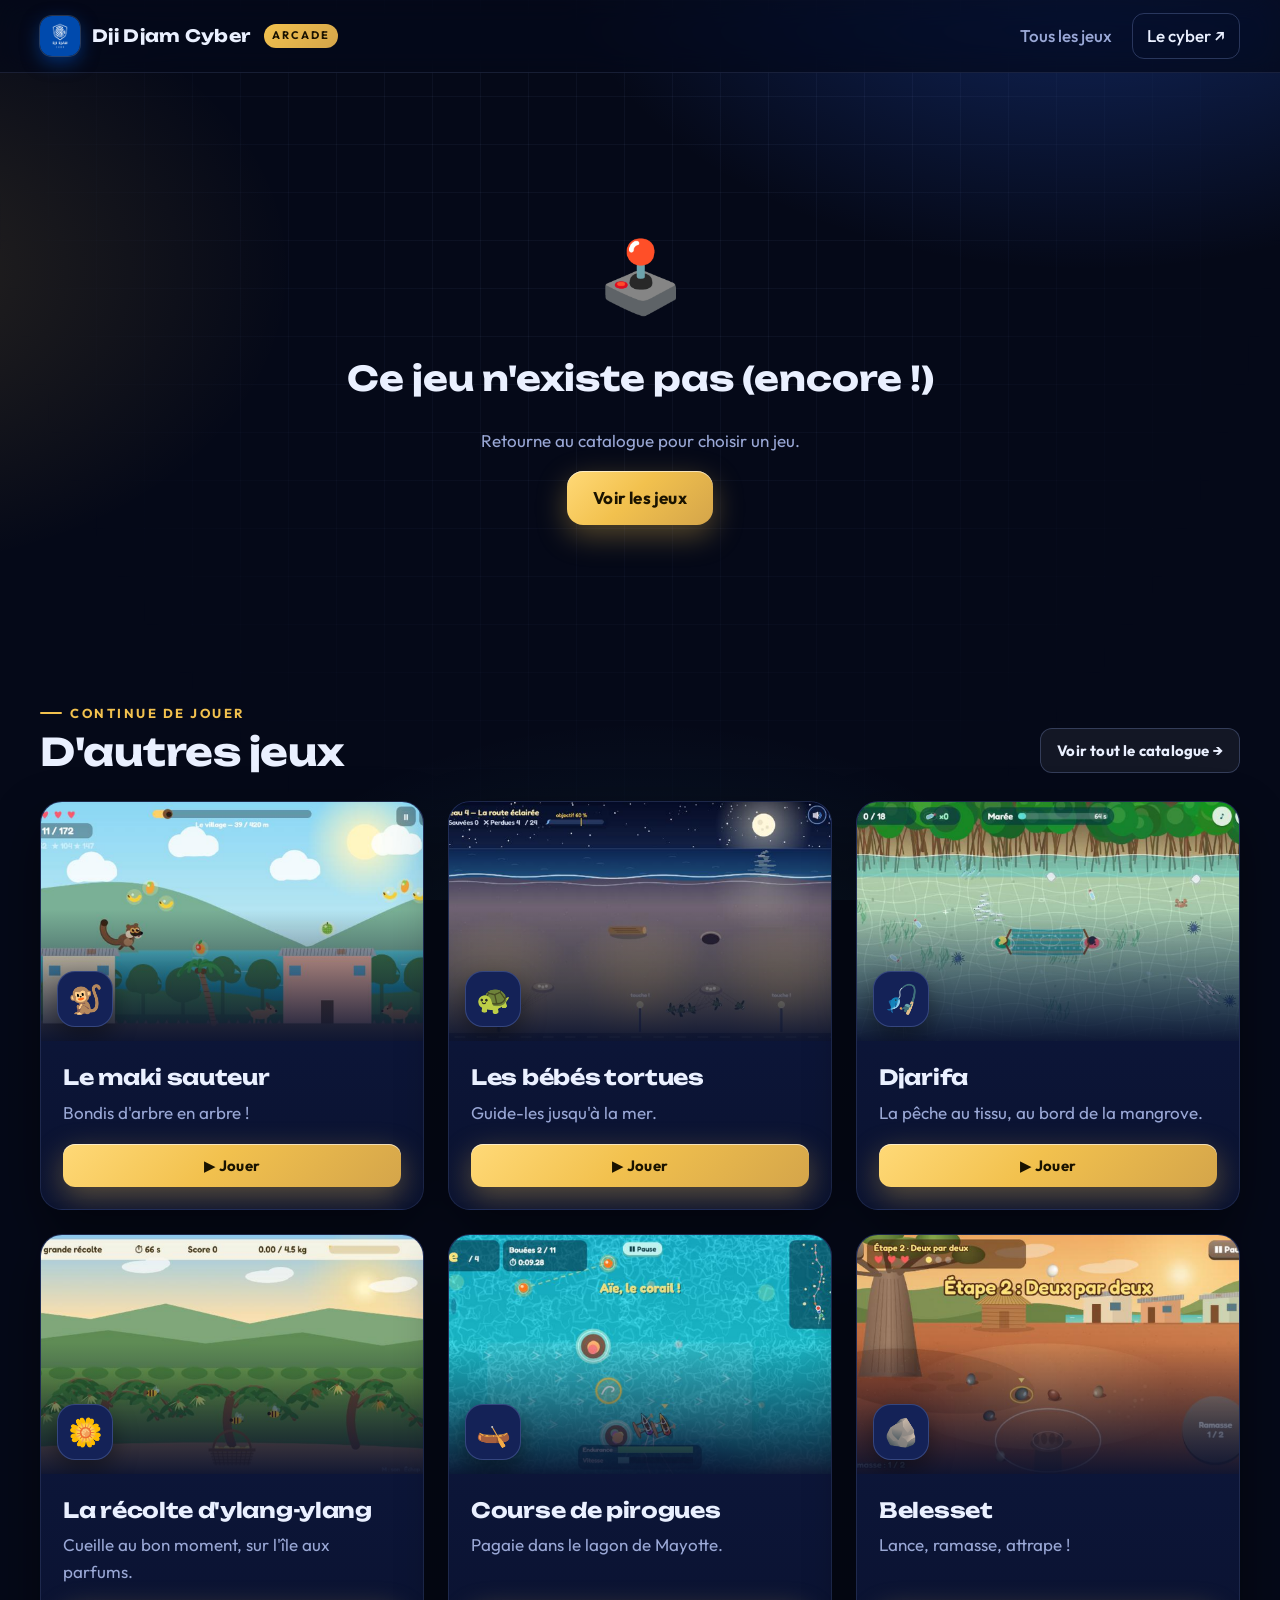
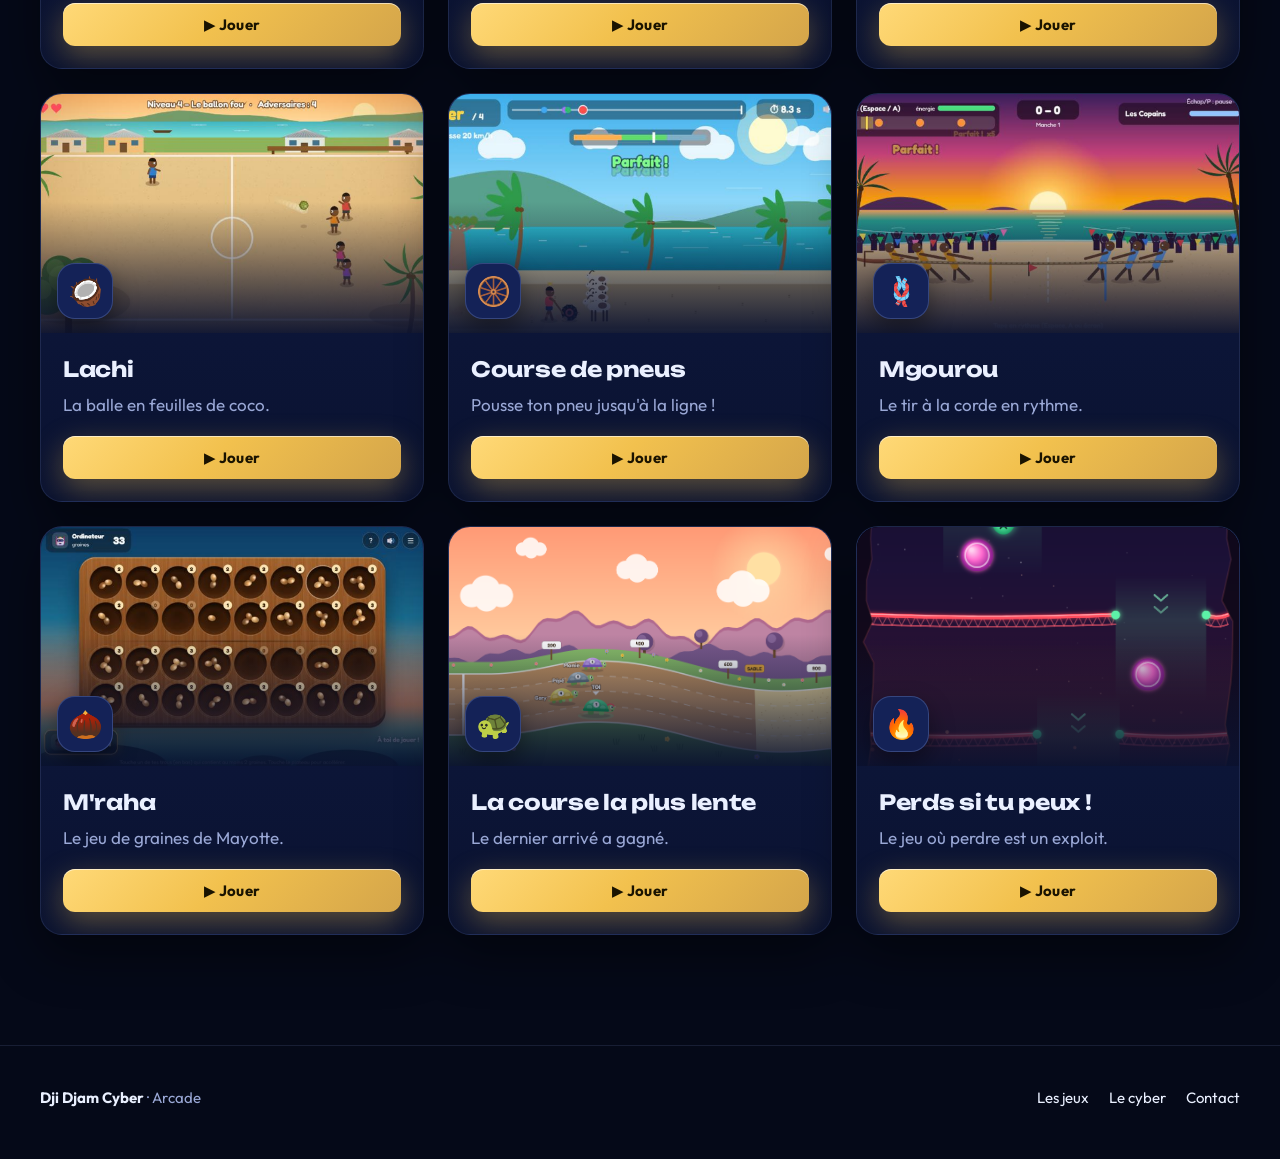
<file: jeux/jouer.html>
<!DOCTYPE html>
<html lang="fr">
<head>
  <meta charset="UTF-8">
  <meta name="viewport" content="width=device-width, initial-scale=1.0">
  <title>Jouer — Arcade Dji Djam Cyber</title>
  <meta name="description" content="Joue gratuitement sur l'arcade Dji Djam Cyber.">
  <meta name="theme-color" content="#050918">
  <link rel="icon" type="image/png" href="../logo.png">
  <link rel="preconnect" href="https://fonts.googleapis.com">
  <link rel="preconnect" href="https://fonts.gstatic.com" crossorigin>
  <link href="https://fonts.googleapis.com/css2?family=Outfit:wght@400;500;600;700;800&family=Unbounded:wght@500;700;800&display=swap" rel="stylesheet">
  <link rel="stylesheet" href="assets/arcade.css">
  <style>
    .play { padding: 28px 0 10px; }
    .crumbs { display: flex; align-items: center; gap: 10px; color: var(--muted); font-size: 15px; margin-bottom: 18px; }
    .crumbs a:hover { color: var(--gold); }
    .layout { display: grid; grid-template-columns: minmax(0, 1fr) 340px; gap: 26px; align-items: start; }
    @media (max-width: 1000px) { .layout { grid-template-columns: 1fr; } }

    /* --- l'écran de jeu --- */
    .stage-box {
      position: relative; border-radius: 26px; padding: 14px;
      background: linear-gradient(160deg, var(--surface-2), var(--bg-2));
      border: 1px solid var(--line-strong);
      box-shadow: var(--shadow), 0 0 90px -30px var(--accent, var(--gold));
    }
    .stage {
      position: relative; margin: 0 auto; border-radius: 16px; overflow: hidden; background: #000;
      width: 100%;
    }
    .stage iframe { position: absolute; inset: 0; width: 100%; height: 100%; border: 0; display: block; }
    .stage:fullscreen { border-radius: 0; width: 100vw !important; height: 100vh !important; max-height: none !important; }
    .stage-bar { display: flex; align-items: center; gap: 10px; padding: 12px 4px 2px; flex-wrap: wrap; }
    .stage-bar .title { font-family: var(--font-title); font-size: 18px; margin-right: auto; display: flex; align-items: center; gap: 10px; }
    .rotate-hint {
      display: none; margin: 10px 4px 0; padding: 10px 14px; border-radius: 12px; font-size: 14px;
      background: rgba(242,193,78,.12); color: var(--gold); border: 1px solid rgba(242,193,78,.3);
    }
    @media (orientation: portrait) and (max-width: 700px) { .rotate-hint.show { display: block; } }

    /* --- infos à droite --- */
    .side { display: flex; flex-direction: column; gap: 18px; }
    .box { padding: 24px; border-radius: var(--radius); background: linear-gradient(180deg, var(--surface), var(--bg-2)); border: 1px solid var(--line); }
    .box h1 { font-family: var(--font-title); font-size: 26px; line-height: 1.15; margin: 10px 0 6px; letter-spacing: -0.4px; }
    .box h2 { font-family: var(--font-title); font-size: 15px; letter-spacing: 1px; text-transform: uppercase; color: var(--gold); margin: 0 0 14px; }
    .box p { color: var(--muted); margin: 0; }
    .big-emoji { font-size: 44px; line-height: 1; }
    .controls { display: grid; gap: 10px; }
    .controls div { display: flex; align-items: center; justify-content: space-between; gap: 12px; color: var(--muted); font-size: 15px; }
    .facts { display: grid; grid-template-columns: 1fr 1fr; gap: 10px; }
    .facts div { padding: 12px; border-radius: 14px; background: rgba(255,255,255,.04); border: 1px solid var(--line); }
    .facts b { display: block; color: var(--text); font-size: 15px; }
    .facts span { color: var(--muted); font-size: 13px; }
    .notfound { text-align: center; padding: 120px 20px; }
    .notfound h1 { font-family: var(--font-title); font-size: 34px; }
    .toast {
      position: fixed; left: 50%; bottom: 30px; transform: translate(-50%, 20px); opacity: 0;
      background: var(--gold); color: #1a1300; font-weight: 700; padding: 12px 20px; border-radius: 14px;
      transition: all .25s; z-index: 100; pointer-events: none;
    }
    .toast.show { opacity: 1; transform: translate(-50%, 0); }
  </style>
</head>
<body>

  <header class="topbar">
    <div class="wrap">
      <a class="brand" href="./">
        <img src="../logo.png" alt="">
        <span class="long">Dji Djam Cyber</span>
        <small>ARCADE</small>
      </a>
      <nav class="nav">
        <a href="./#jeux">Tous les jeux</a>
        <a class="pro" href="../">Le cyber ↗</a>
      </nav>
    </div>
  </header>

  <main class="wrap play" id="main"></main>

  <section class="wrap section" id="more" style="padding-top:40px">
    <div class="section-head">
      <div>
        <span class="eyebrow">Continue de jouer</span>
        <h2>D'autres jeux</h2>
      </div>
      <a class="btn btn-ghost btn-sm" href="./#jeux">Voir tout le catalogue →</a>
    </div>
    <div class="games-grid" id="moreGrid"></div>
  </section>

  <footer class="footer">
    <div class="wrap">
      <div><strong style="color:var(--text)">Dji Djam Cyber</strong> · Arcade</div>
      <div class="links">
        <a href="./">Les jeux</a>
        <a href="../">Le cyber</a>
        <a href="mailto:djidjamcyber@gmail.com">Contact</a>
      </div>
    </div>
  </footer>

  <div class="toast" id="toast"></div>

  <script src="assets/catalogue.js"></script>
  <script>
    const games = window.ARCADE_GAMES;
    const slug = new URLSearchParams(location.search).get("jeu");
    const game = games.find((g) => g.slug === slug);
    const main = document.getElementById("main");
    const escapeHTML = (s) => String(s).replace(/[&<>"']/g, (c) => ({ "&": "&amp;", "<": "&lt;", ">": "&gt;", '"': "&quot;", "'": "&#39;" }[c]));

    function toast(msg) {
      const t = document.getElementById("toast");
      t.textContent = msg;
      t.classList.add("show");
      setTimeout(() => t.classList.remove("show"), 2200);
    }

    if (!game) {
      main.innerHTML = `
        <div class="notfound">
          <div style="font-size:70px">🕹️</div>
          <h1>Ce jeu n'existe pas (encore !)</h1>
          <p style="color:var(--muted)">Retourne au catalogue pour choisir un jeu.</p>
          <a class="btn btn-gold" href="./#jeux">Voir les jeux</a>
        </div>`;
    } else {
      document.title = `${game.title} — Arcade Dji Djam Cyber`;
      document.body.style.setProperty("--accent", game.accent);
      const ratio = game.orientation === "portrait" ? 480 / 800 : 960 / 540;
      const p = game.progress && game.progress();

      main.innerHTML = `
        <div class="crumbs"><a href="./">Arcade</a> <span>›</span> <span>${escapeHTML(game.title)}</span></div>
        <div class="layout">
          <div class="stage-box">
            <div class="stage" id="stage">
              <iframe id="frame" src="${game.path}" title="${escapeHTML(game.title)}" allow="fullscreen; autoplay" allowfullscreen></iframe>
            </div>
            <div class="stage-bar">
              <div class="title">${game.emoji} ${escapeHTML(game.title)}</div>
              <button class="icon-btn" id="reload" title="Recommencer depuis le début">↻</button>
              <button class="icon-btn" id="share" title="Partager le jeu">🔗</button>
              <button class="btn btn-gold btn-sm" id="fs">⛶ Plein écran</button>
            </div>
            ${game.orientation === "paysage" ? '<div class="rotate-hint show">📱 Astuce : tourne ton téléphone à l\'horizontale ou passe en plein écran pour mieux voir.</div>' : ""}
          </div>
          <aside class="side">
            <div class="box">
              <div class="big-emoji">${game.emoji}</div>
              <h1>${escapeHTML(game.title)}</h1>
              <p style="color:var(--gold);font-weight:600;margin-bottom:12px">${escapeHTML(game.tagline)}</p>
              <p>${escapeHTML(game.description)}</p>
            </div>
            <div class="box">
              <h2>Commandes</h2>
              <div class="controls">
                ${game.controls.map(([k, v]) => `<div><kbd>${escapeHTML(k)}</kbd><span>${escapeHTML(v)}</span></div>`).join("")}
                ${game.touch ? '<div><kbd>📱</kbd><span>boutons tactiles sur téléphone</span></div>' : ""}
              </div>
            </div>
            <div class="box">
              <h2>En bref</h2>
              <div class="facts">
                <div><b>${escapeHTML(game.content)}</b><span>à finir</span></div>
                <div><b>${"★".repeat(game.difficulty)}${"☆".repeat(5 - game.difficulty)}</b><span>difficulté</span></div>
                <div><b>${escapeHTML(game.duration)}</b><span>durée</span></div>
                <div><b>${p ? escapeHTML(p.label) : "Pas encore joué"}</b><span>ta progression</span></div>
              </div>
            </div>
          </aside>
        </div>`;

      // taille de l'écran de jeu : la plus grande possible sans dépasser la hauteur de la fenêtre
      const stage = document.getElementById("stage");
      function fit() {
        if (document.fullscreenElement) return;
        const maxH = window.innerHeight - 190;
        const w = stage.parentElement.clientWidth - 28;
        let width = w, height = w / ratio;
        if (height > maxH && maxH > 300) { height = maxH; width = height * ratio; }
        stage.style.width = width + "px";
        stage.style.height = height + "px";
      }
      window.addEventListener("resize", fit);
      document.addEventListener("fullscreenchange", fit);
      fit();

      const frame = document.getElementById("frame");
      frame.addEventListener("load", () => { try { frame.contentWindow.focus(); } catch (e) {} });

      document.getElementById("fs").onclick = () => {
        const el = stage;
        (el.requestFullscreen || el.webkitRequestFullscreen || (() => toast("Plein écran non disponible ici"))).call(el);
        setTimeout(() => { try { frame.contentWindow.focus(); } catch (e) {} }, 300);
      };
      document.getElementById("reload").onclick = () => { frame.src = game.path; };
      document.getElementById("share").onclick = async () => {
        const data = { title: game.title, text: `${game.title} — ${game.tagline}`, url: location.href };
        if (navigator.share) { try { await navigator.share(data); } catch (e) {} return; }
        try { await navigator.clipboard.writeText(location.href); toast("Lien copié ! Envoie-le à tes amis 🎉"); }
        catch (e) { toast(location.href); }
      };
    }

    // autres jeux
    const others = games.filter((g) => g.slug !== slug);
    if (!others.length) document.getElementById("more").style.display = "none";
    document.getElementById("moreGrid").innerHTML = others.map((g) => `
      <article class="card" style="--accent:${g.accent}">
        <a class="card-link" href="jouer.html?jeu=${g.slug}" aria-label="Jouer à ${escapeHTML(g.title)}"></a>
        <div class="card-cover">
          <img src="${g.cover}" alt="" loading="lazy" class="${g.orientation === "portrait" ? "portrait" : ""}">
          <div class="card-play"><span>▶</span></div>
          <div class="card-emoji">${g.emoji}</div>
        </div>
        <div class="card-body">
          <h3>${escapeHTML(g.title)}</h3>
          <p class="tagline">${escapeHTML(g.tagline)}</p>
          <div class="card-actions"><a class="btn btn-gold btn-sm" href="jouer.html?jeu=${g.slug}">▶ Jouer</a></div>
        </div>
      </article>`).join("");
  </script>
</body>
</html>
</file>
<file: jeux/assets/arcade.css>
/* ============================================================
   ARCADE DJI DJAM CYBER — design commun
   Couleurs reprises du logo : bleu Dji Djam + or
   ============================================================ */
:root {
  --bg: #050918;
  --bg-2: #0a1230;
  --surface: #0f1a42;
  --surface-2: #142257;
  --line: rgba(160, 185, 255, 0.12);
  --line-strong: rgba(160, 185, 255, 0.24);
  --blue: #2f6bff;
  --blue-logo: #004aad;
  --gold: #f2c14e;
  --gold-deep: #d4a54a;
  --cyan: #5be1ff;
  --pink: #ff5a8a;
  --text: #eaf0ff;
  --muted: #9aa8d6;
  --radius: 22px;
  --shadow: 0 20px 50px rgba(0, 0, 0, 0.45);
  --font-title: "Unbounded", system-ui, sans-serif;
  --font: "Outfit", system-ui, sans-serif;
}

* { box-sizing: border-box; }
html { scroll-behavior: smooth; }
body {
  margin: 0;
  min-height: 100vh;
  background: var(--bg);
  color: var(--text);
  font-family: var(--font);
  font-size: 17px;
  line-height: 1.55;
  -webkit-font-smoothing: antialiased;
  overflow-x: hidden;
}
/* halos lumineux + grille en fond */
body::before {
  content: "";
  position: fixed;
  inset: 0;
  z-index: -2;
  background:
    radial-gradient(900px 600px at 85% -10%, rgba(47, 107, 255, 0.35), transparent 60%),
    radial-gradient(700px 500px at -10% 30%, rgba(242, 193, 78, 0.14), transparent 60%),
    radial-gradient(800px 600px at 50% 120%, rgba(91, 225, 255, 0.12), transparent 60%),
    var(--bg);
}
body::after {
  content: "";
  position: fixed;
  inset: 0;
  z-index: -1;
  background-image:
    linear-gradient(rgba(160, 185, 255, 0.05) 1px, transparent 1px),
    linear-gradient(90deg, rgba(160, 185, 255, 0.05) 1px, transparent 1px);
  background-size: 48px 48px;
  mask-image: radial-gradient(ellipse at 50% 0%, #000 30%, transparent 75%);
  -webkit-mask-image: radial-gradient(ellipse at 50% 0%, #000 30%, transparent 75%);
  pointer-events: none;
}

a { color: inherit; text-decoration: none; }
img { display: block; max-width: 100%; }
button { font-family: inherit; }
::selection { background: var(--gold); color: #1a1300; }

.wrap { width: min(1200px, 100% - 40px); margin: 0 auto; }

/* ---------- En-tête ---------- */
.topbar {
  position: sticky;
  top: 0;
  z-index: 50;
  backdrop-filter: blur(14px) saturate(140%);
  -webkit-backdrop-filter: blur(14px) saturate(140%);
  background: rgba(5, 9, 24, 0.72);
  border-bottom: 1px solid var(--line);
}
.topbar .wrap { display: flex; align-items: center; gap: 18px; height: 72px; }
.brand { display: flex; align-items: center; gap: 12px; font-family: var(--font-title); font-weight: 700; font-size: 17px; letter-spacing: 0.3px; }
.brand img { width: 40px; height: 40px; border-radius: 12px; box-shadow: 0 0 0 1px rgba(255,255,255,.15), 0 6px 18px rgba(0, 74, 173, 0.6); }
.brand small {
  font-family: var(--font); font-weight: 700; font-size: 11px; letter-spacing: 2px;
  color: #1a1300; background: linear-gradient(135deg, var(--gold), var(--gold-deep));
  padding: 3px 8px; border-radius: 999px; margin-left: 2px;
}
.nav { margin-left: auto; display: flex; align-items: center; gap: 6px; }
.nav a { padding: 9px 14px; border-radius: 12px; color: var(--muted); font-weight: 500; transition: color .15s, background .15s; }
.nav a:hover { color: var(--text); background: rgba(255,255,255,.06); }
.nav a.pro { color: var(--text); border: 1px solid var(--line-strong); }
@media (max-width: 760px) {
  .nav a:not(.pro) { display: none; }
  .brand span.long { display: none; }
}

/* ---------- Boutons ---------- */
.btn {
  display: inline-flex; align-items: center; justify-content: center; gap: 10px;
  padding: 14px 26px; border-radius: 16px; border: 0; cursor: pointer;
  font-weight: 700; font-size: 17px; letter-spacing: 0.2px;
  transition: transform .12s ease, box-shadow .2s ease, filter .2s;
}
.btn:hover { transform: translateY(-2px); }
.btn:active { transform: translateY(1px); }
.btn-gold {
  color: #1a1300;
  background: linear-gradient(135deg, #ffd977, var(--gold) 45%, var(--gold-deep));
  box-shadow: 0 10px 30px rgba(242, 193, 78, 0.35), inset 0 1px 0 rgba(255,255,255,.6);
}
.btn-gold:hover { box-shadow: 0 14px 40px rgba(242, 193, 78, 0.5), inset 0 1px 0 rgba(255,255,255,.6); }
.btn-ghost { color: var(--text); background: rgba(255,255,255,.06); border: 1px solid var(--line-strong); }
.btn-ghost:hover { background: rgba(255,255,255,.1); }
.btn-sm { padding: 10px 16px; font-size: 15px; border-radius: 12px; }
.icon-btn {
  width: 44px; height: 44px; border-radius: 14px; border: 1px solid var(--line-strong);
  background: rgba(255,255,255,.05); color: var(--text); cursor: pointer;
  display: inline-flex; align-items: center; justify-content: center; font-size: 19px;
  transition: background .15s, transform .12s;
}
.icon-btn:hover { background: rgba(255,255,255,.1); transform: translateY(-1px); }
.icon-btn.on { color: var(--pink); border-color: rgba(255, 90, 138, .5); background: rgba(255, 90, 138, .1); }

/* ---------- Titres de section ---------- */
.eyebrow {
  display: inline-flex; align-items: center; gap: 8px;
  font-size: 13px; font-weight: 700; letter-spacing: 2.5px; text-transform: uppercase;
  color: var(--gold);
}
.eyebrow::before { content: ""; width: 22px; height: 2px; background: currentColor; border-radius: 2px; }
.section { padding: 70px 0; }
.section-head { display: flex; align-items: flex-end; justify-content: space-between; gap: 20px; flex-wrap: wrap; margin-bottom: 28px; }
.section-head h2 {
  font-family: var(--font-title); font-size: clamp(26px, 3.4vw, 38px); line-height: 1.1;
  margin: 8px 0 0; letter-spacing: -0.5px;
}
.section-head p { color: var(--muted); margin: 8px 0 0; max-width: 520px; }

/* ---------- Pastilles (tags, filtres) ---------- */
.chip {
  display: inline-flex; align-items: center; gap: 6px;
  padding: 6px 12px; border-radius: 999px; font-size: 13px; font-weight: 600;
  background: rgba(255,255,255,.06); border: 1px solid var(--line); color: var(--muted);
}
button.chip { cursor: pointer; font-size: 14px; padding: 9px 16px; transition: all .15s; }
button.chip:hover { color: var(--text); border-color: var(--line-strong); }
button.chip.active { color: #1a1300; background: var(--gold); border-color: var(--gold); }

/* ---------- Carte de jeu ---------- */
.games-grid { display: grid; grid-template-columns: repeat(auto-fill, minmax(330px, 1fr)); gap: 24px; }
@media (max-width: 420px) { .games-grid { grid-template-columns: 1fr; } }
.card {
  position: relative; display: flex; flex-direction: column;
  border-radius: var(--radius); overflow: hidden;
  background: linear-gradient(180deg, var(--surface), var(--bg-2));
  border: 1px solid var(--line);
  box-shadow: var(--shadow);
  transition: transform .25s ease, border-color .25s, box-shadow .25s;
}
.card:hover { transform: translateY(-6px); border-color: color-mix(in srgb, var(--accent, var(--gold)) 55%, transparent); box-shadow: 0 26px 60px rgba(0,0,0,.55), 0 0 0 1px color-mix(in srgb, var(--accent, var(--gold)) 30%, transparent), 0 0 50px -10px var(--accent, var(--gold)); }
.card-cover { position: relative; aspect-ratio: 16 / 10; overflow: hidden; background: #000; }
.card-cover img { width: 100%; height: 100%; object-fit: cover; transition: transform .6s ease; }
.card-cover img.portrait { object-position: 50% 62%; }
.card:hover .card-cover img { transform: scale(1.06); }
.card-cover::after { content: ""; position: absolute; inset: 0; background: linear-gradient(180deg, transparent 45%, rgba(10, 18, 48, 0.95)); }
.card-emoji {
  position: absolute; left: 16px; bottom: 14px; z-index: 2;
  width: 56px; height: 56px; border-radius: 18px; display: grid; place-items: center; font-size: 28px;
  background: var(--surface-2); border: 1px solid var(--line-strong); box-shadow: 0 10px 24px rgba(0,0,0,.4);
}
.badge-new {
  position: absolute; top: 14px; left: 14px; z-index: 2;
  font-size: 12px; font-weight: 800; letter-spacing: 1.5px; text-transform: uppercase;
  color: #1a1300; background: var(--gold); padding: 5px 10px; border-radius: 8px;
  box-shadow: 0 6px 18px rgba(242,193,78,.45);
}
.card-play {
  position: absolute; inset: 0; z-index: 1; display: grid; place-items: center;
  opacity: 0; transition: opacity .25s;
}
.card-play span {
  width: 74px; height: 74px; border-radius: 50%; display: grid; place-items: center;
  background: rgba(255,255,255,.95); color: #0a1230; font-size: 28px; padding-left: 5px;
  box-shadow: 0 0 0 10px rgba(255,255,255,.18), 0 16px 40px rgba(0,0,0,.5);
  transform: scale(.8); transition: transform .25s;
}
.card:hover .card-play { opacity: 1; }
.card:hover .card-play span { transform: scale(1); }
.card-body { padding: 20px 22px 22px; display: flex; flex-direction: column; gap: 12px; flex: 1; }
.card-body h3 { font-family: var(--font-title); font-size: 21px; margin: 0; letter-spacing: -0.3px; }
.card-body .tagline { color: var(--muted); margin: -6px 0 0; }
.meta { display: flex; flex-wrap: wrap; gap: 14px; font-size: 14px; color: var(--muted); }
.meta span { display: inline-flex; align-items: center; gap: 6px; }
.dots { display: inline-flex; gap: 3px; }
.dots i { width: 7px; height: 7px; border-radius: 50%; background: rgba(255,255,255,.18); }
.dots i.on { background: var(--accent, var(--gold)); }
.tags { display: flex; flex-wrap: wrap; gap: 8px; }
.progress { display: flex; flex-direction: column; gap: 6px; font-size: 13px; color: var(--muted); }
.bar { height: 7px; border-radius: 99px; background: rgba(255,255,255,.08); overflow: hidden; }
.bar i { display: block; height: 100%; border-radius: inherit; background: linear-gradient(90deg, var(--accent, var(--gold)), var(--gold)); }
.card-actions { display: flex; gap: 10px; margin-top: auto; padding-top: 6px; }
.card-actions .btn { flex: 1; }
.card-link { position: absolute; inset: 0; z-index: 1; }
.card .card-actions, .card .icon-btn { position: relative; z-index: 3; }

/* ---------- Pied de page ---------- */
.footer { border-top: 1px solid var(--line); padding: 40px 0 50px; margin-top: 40px; color: var(--muted); font-size: 15px; }
.footer .wrap { display: flex; flex-wrap: wrap; gap: 24px; justify-content: space-between; align-items: center; }
.footer a { color: var(--text); }
.footer a:hover { color: var(--gold); }
.footer .links { display: flex; gap: 20px; flex-wrap: wrap; }

kbd {
  display: inline-block; min-width: 30px; text-align: center;
  padding: 3px 9px; border-radius: 9px; font-family: var(--font); font-size: 14px; font-weight: 700;
  background: var(--surface-2); color: var(--text);
  border: 1px solid var(--line-strong); border-bottom-width: 3px;
}

/* apparition douce au défilement */
.reveal { opacity: 0; transform: translateY(24px); transition: opacity .7s ease, transform .7s ease; }
.reveal.in { opacity: 1; transform: none; }
@media (prefers-reduced-motion: reduce) {
  .reveal { opacity: 1; transform: none; transition: none; }
  * { animation: none !important; }
}
</file>
